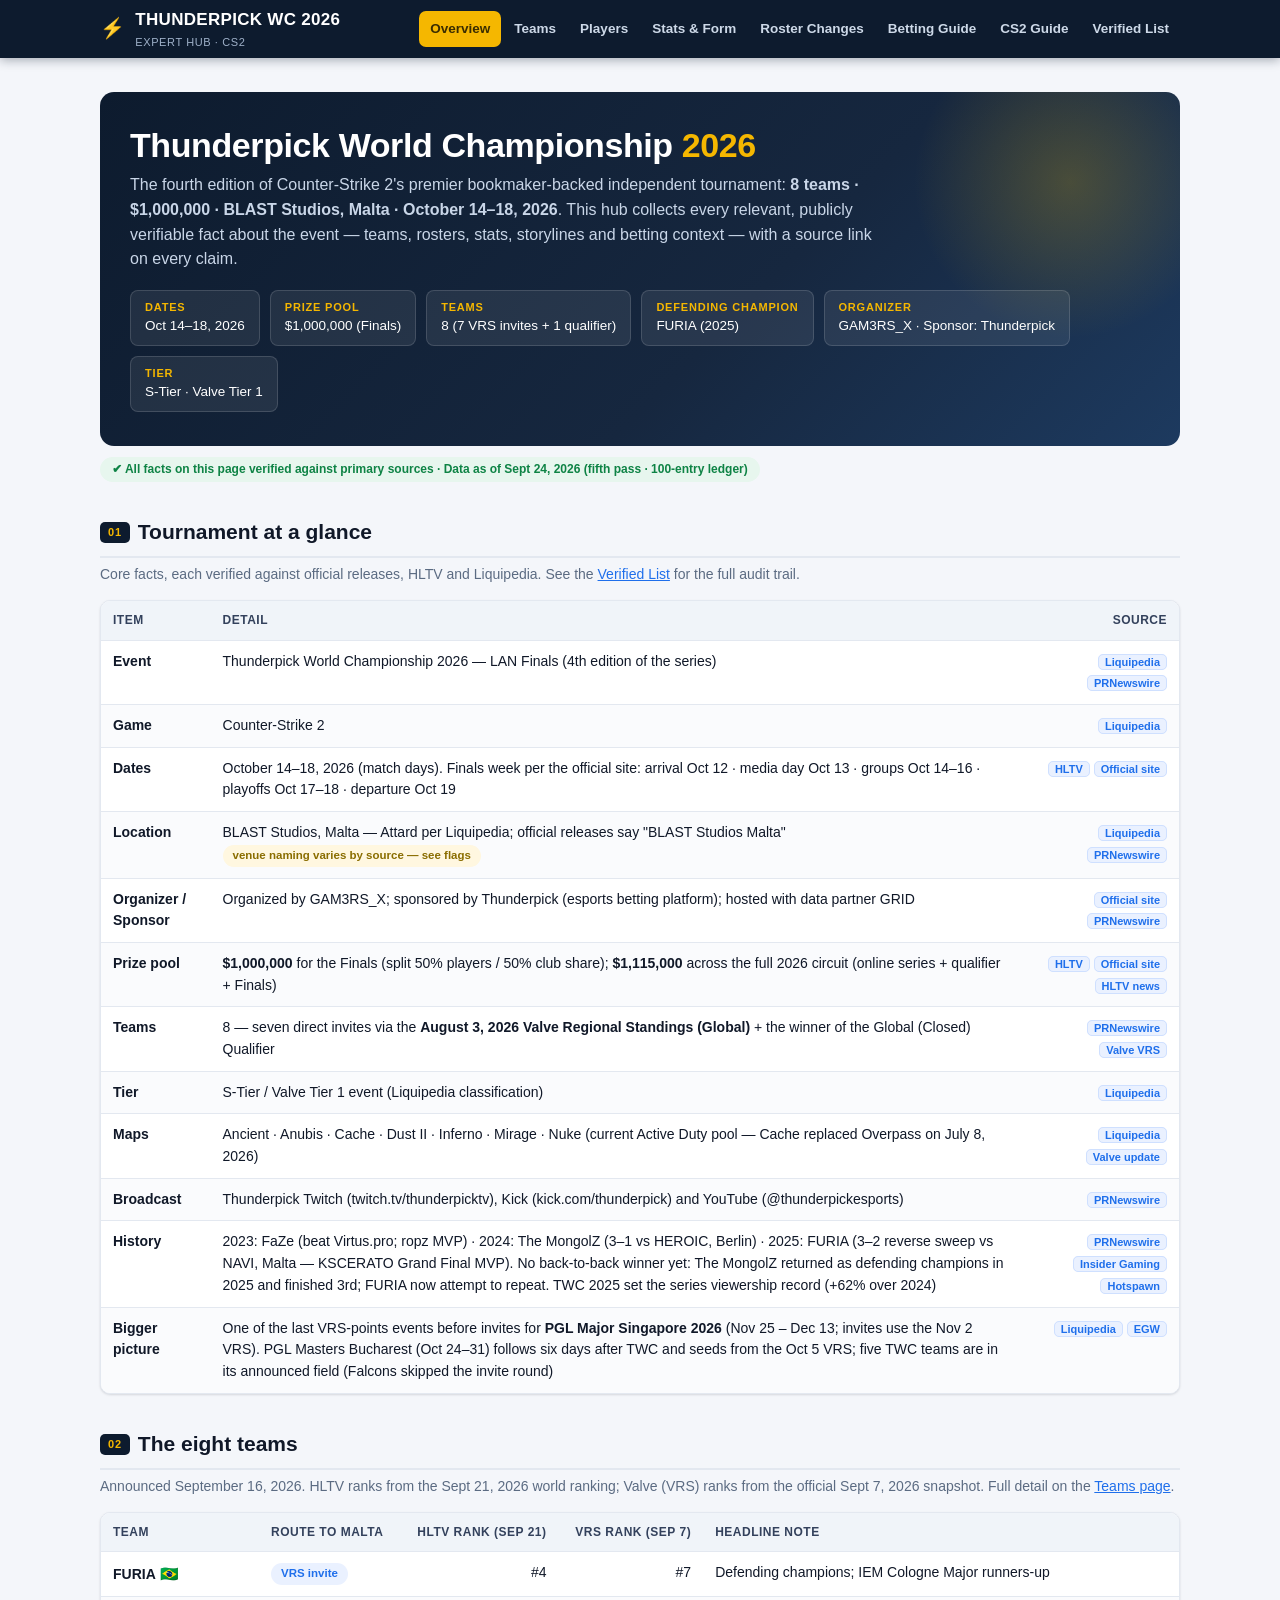
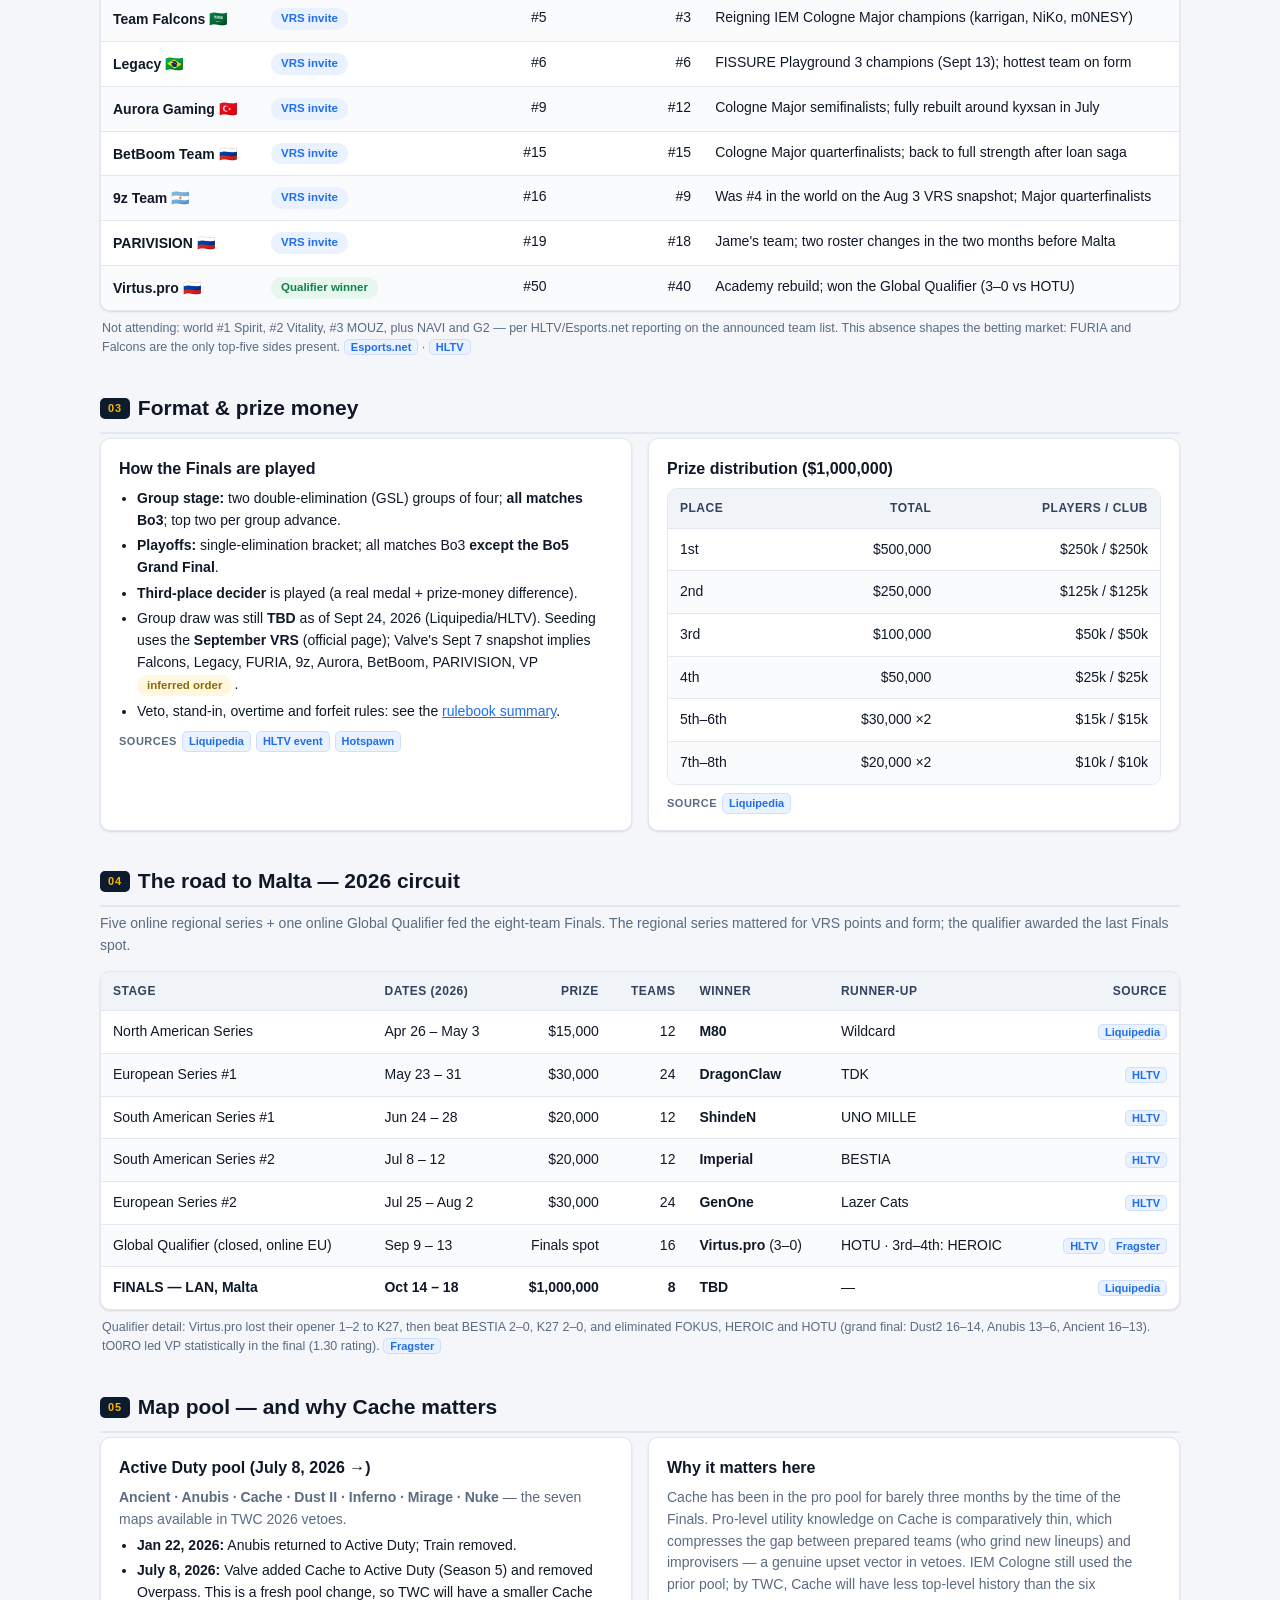
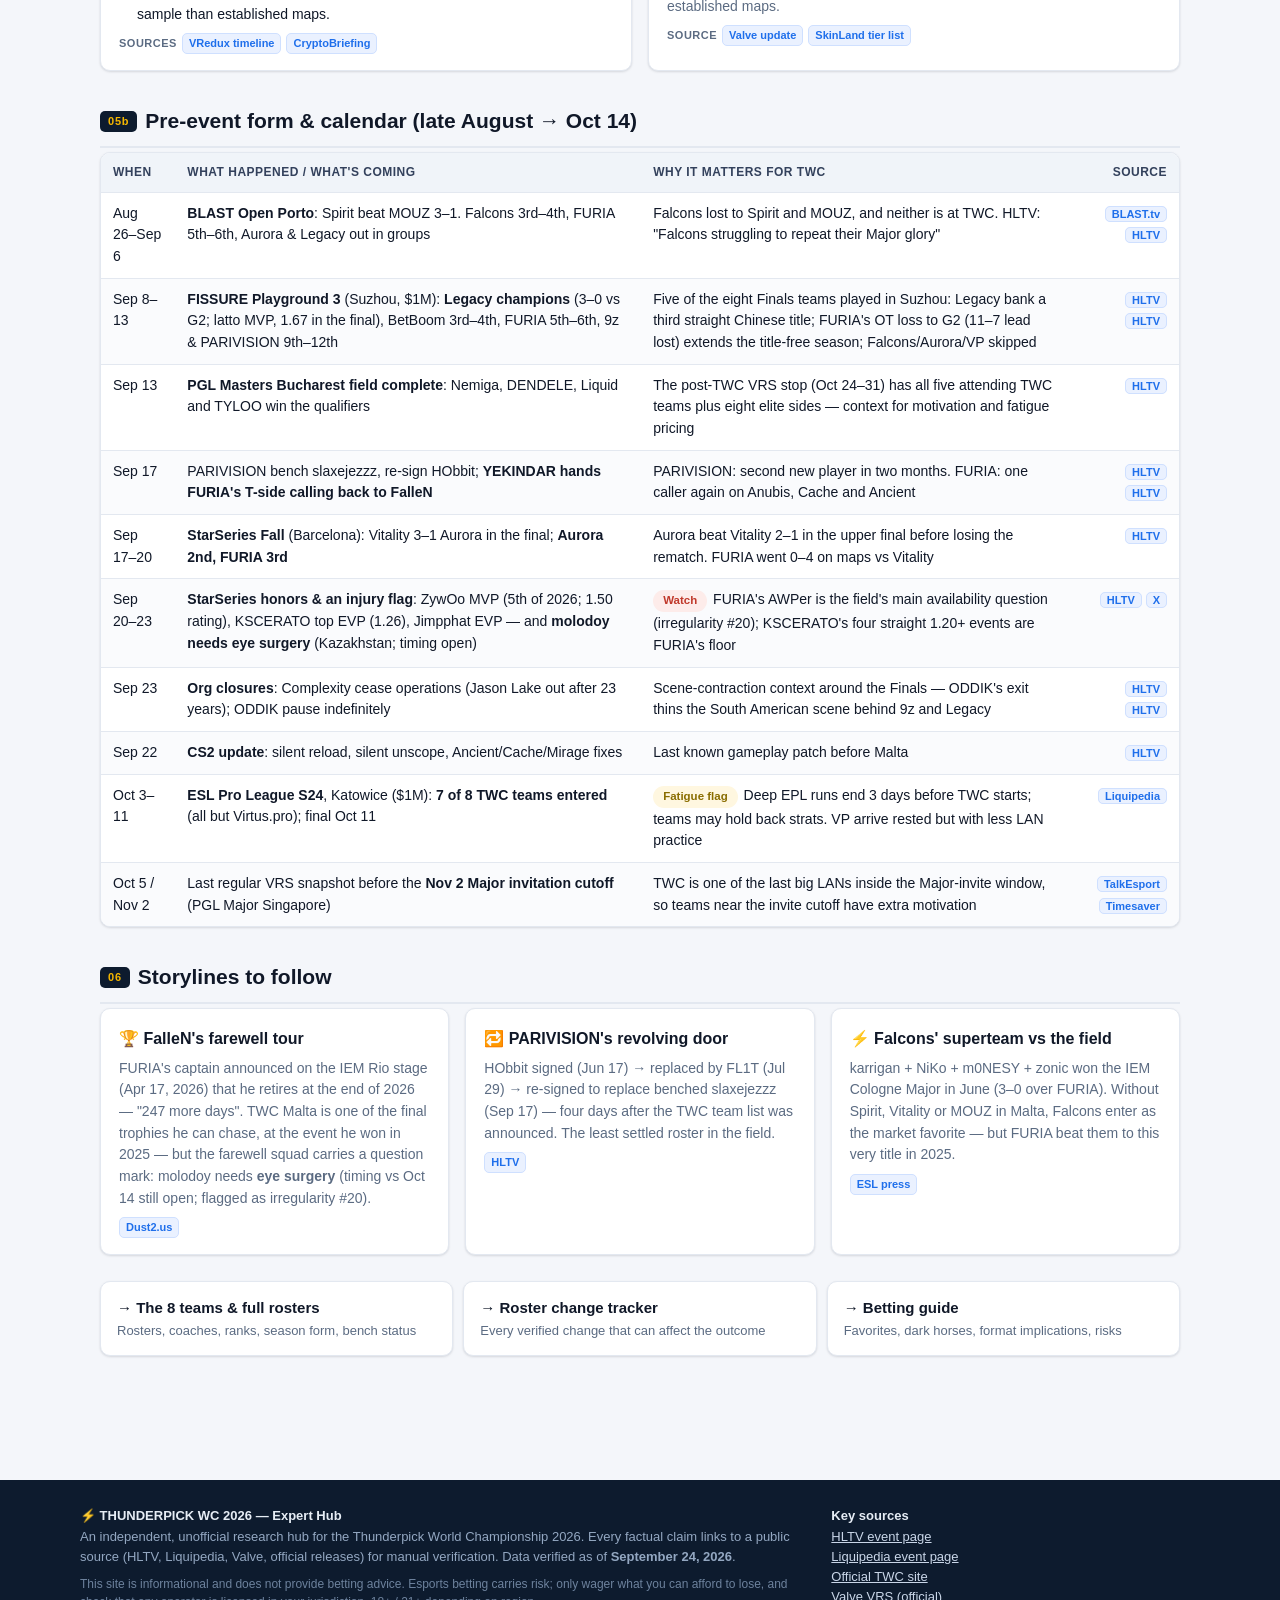
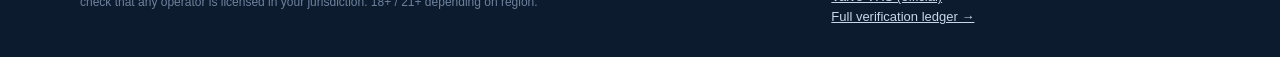
<file: index.html>
<!DOCTYPE html>
<html lang="en">
<head>
<meta charset="UTF-8">
<meta name="viewport" content="width=device-width, initial-scale=1.0">
<title>Overview — Thunderpick World Championship 2026 · Expert Hub</title>
<meta name="description" content="Verified expert guide to the Thunderpick World Championship 2026 (CS2): format, teams, rosters, prize pool, map pool and betting context — every fact sourced.">
<link rel="stylesheet" href="assets/style.css">
</head>
<body>
<a class="skip-link" href="#main-content">Skip to content</a>

<header class="site-header">
  <nav class="nav-inner" aria-label="Main">
    <a class="brand" href="index.html"><span class="bolt">⚡</span><span>THUNDERPICK WC 2026<small>EXPERT HUB · CS2</small></span></a>
    <div class="nav-links">
      <a href="index.html" class="active">Overview</a>
      <a href="teams.html">Teams</a>
      <a href="players.html">Players</a>
      <a href="stats.html">Stats &amp; Form</a>
      <a href="roster-changes.html">Roster Changes</a>
      <a href="betting-guide.html">Betting Guide</a>
      <a href="cs2-guide.html">CS2 Guide</a>
      <a href="master-list.html">Verified List</a>
    </div>
  </nav>
</header>

<main id="main-content">

<div class="hero">
  <h1>Thunderpick World Championship <span class="bolt">2026</span></h1>
  <p>The fourth edition of Counter-Strike 2's premier bookmaker-backed independent tournament: <b>8 teams · $1,000,000 · BLAST Studios, Malta · October 14–18, 2026</b>. This hub collects every relevant, publicly verifiable fact about the event — teams, rosters, stats, storylines and betting context — with a source link on every claim.</p>
  <div class="hero-facts">
    <div class="fact"><b>Dates</b>Oct 14–18, 2026</div>
    <div class="fact"><b>Prize pool</b>$1,000,000 (Finals)</div>
    <div class="fact"><b>Teams</b>8 (7 VRS invites + 1 qualifier)</div>
    <div class="fact"><b>Defending champion</b>FURIA (2025)</div>
    <div class="fact"><b>Organizer</b>GAM3RS_X · Sponsor: Thunderpick</div>
    <div class="fact"><b>Tier</b>S-Tier · Valve Tier 1</div>
  </div>
</div>

<div style="margin:10px 0 0;"><span class="updated">✔ All facts on this page verified against primary sources · Data as of Sept 24, 2026 (fifth pass · 100-entry ledger)</span></div>

<div class="section">
  <h2><span class="sec-tag">01</span>Tournament at a glance</h2>
  <p class="sub">Core facts, each verified against official releases, HLTV and Liquipedia. See the <a href="master-list.html">Verified List</a> for the full audit trail.</p>
  <div class="table-wrap">
    <table>
      <thead><tr><th>Item</th><th>Detail</th><th class="num">Source</th></tr></thead>
      <tbody>
        <tr><td><b>Event</b></td><td>Thunderpick World Championship 2026 — LAN Finals (4th edition of the series)</td><td class="num"><a class="src" href="https://liquipedia.net/counterstrike/Thunderpick/World_Championship/2026" target="_blank" rel="noopener">Liquipedia</a> <a class="src" href="https://www.prnewswire.com/news-releases/thunderpick-world-championship-2026-returns-to-malta-with-1-million-prize-pool-302850221.html" target="_blank" rel="noopener">PRNewswire</a></td></tr>
        <tr><td><b>Game</b></td><td>Counter-Strike 2</td><td class="num"><a class="src" href="https://liquipedia.net/counterstrike/Thunderpick/World_Championship/2026" target="_blank" rel="noopener">Liquipedia</a></td></tr>
        <tr><td><b>Dates</b></td><td>October 14–18, 2026 (match days). Finals week per the official site: arrival Oct 12 · media day Oct 13 · groups Oct 14–16 · playoffs Oct 17–18 · departure Oct 19</td><td class="num"><a class="src" href="https://www.hltv.org/events/8932/thunderpick-world-championship-2026" target="_blank" rel="noopener">HLTV</a> <a class="src" href="https://world-championship.thunderpick.io/2026-finals/" target="_blank" rel="noopener">Official site</a></td></tr>
        <tr><td><b>Location</b></td><td>BLAST Studios, Malta — Attard per Liquipedia; official releases say "BLAST Studios Malta" <span class="badge warn">venue naming varies by source — see flags</span></td><td class="num"><a class="src" href="https://liquipedia.net/counterstrike/Thunderpick/World_Championship/2026" target="_blank" rel="noopener">Liquipedia</a> <a class="src" href="https://www.prnewswire.com/news-releases/thunderpick-world-championship-2026-returns-to-malta-with-1-million-prize-pool-302850221.html" target="_blank" rel="noopener">PRNewswire</a></td></tr>
        <tr><td><b>Organizer / Sponsor</b></td><td>Organized by GAM3RS_X; sponsored by Thunderpick (esports betting platform); hosted with data partner GRID</td><td class="num"><a class="src" href="https://world-championship.thunderpick.io/" target="_blank" rel="noopener">Official site</a> <a class="src" href="https://www.prnewswire.com/news-releases/thunderpick-world-championship-2026-returns-to-malta-with-1-million-prize-pool-302850221.html" target="_blank" rel="noopener">PRNewswire</a></td></tr>
        <tr><td><b>Prize pool</b></td><td><b>$1,000,000</b> for the Finals (split 50% players / 50% club share); <b>$1,115,000</b> across the full 2026 circuit (online series + qualifier + Finals)</td><td class="num"><a class="src" href="https://www.hltv.org/events/8932/thunderpick-world-championship-2026" target="_blank" rel="noopener">HLTV</a> <a class="src" href="https://world-championship.thunderpick.io/" target="_blank" rel="noopener">Official site</a> <a class="src" href="https://www.hltv.org/news/43425/thunderpick-world-championship-2026-additional-information-revealed" target="_blank" rel="noopener">HLTV news</a></td></tr>
        <tr><td><b>Teams</b></td><td>8 — seven direct invites via the <b>August 3, 2026 Valve Regional Standings (Global)</b> + the winner of the Global (Closed) Qualifier</td><td class="num"><a class="src" href="https://www.prnewswire.com/news-releases/thunderpick-world-championship-2026-reveals-eight-team-field-for-1-million-malta-finals-302880720.html" target="_blank" rel="noopener">PRNewswire</a> <a class="src" href="https://github.com/ValveSoftware/counter-strike_regional_standings/blob/main/invitation/2026/standings_global_2026_08_03.md" target="_blank" rel="noopener">Valve VRS</a></td></tr>
        <tr><td><b>Tier</b></td><td>S-Tier / Valve Tier 1 event (Liquipedia classification)</td><td class="num"><a class="src" href="https://liquipedia.net/counterstrike/Thunderpick/World_Championship/2026" target="_blank" rel="noopener">Liquipedia</a></td></tr>
        <tr><td><b>Maps</b></td><td>Ancient · Anubis · Cache · Dust II · Inferno · Mirage · Nuke (current Active Duty pool — Cache replaced Overpass on July 8, 2026)</td><td class="num"><a class="src" href="https://liquipedia.net/counterstrike/Thunderpick/World_Championship/2026" target="_blank" rel="noopener">Liquipedia</a> <a class="src" href="https://www.counter-strike.net/news/updates" target="_blank" rel="noopener">Valve update</a></td></tr>
        <tr><td><b>Broadcast</b></td><td>Thunderpick Twitch (twitch.tv/thunderpicktv), Kick (kick.com/thunderpick) and YouTube (@thunderpickesports)</td><td class="num"><a class="src" href="https://www.prnewswire.com/news-releases/thunderpick-world-championship-2026-returns-to-malta-with-1-million-prize-pool-302850221.html" target="_blank" rel="noopener">PRNewswire</a></td></tr>
        <tr><td><b>History</b></td><td>2023: FaZe (beat Virtus.pro; ropz MVP) · 2024: The MongolZ (3–1 vs HEROIC, Berlin) · 2025: FURIA (3–2 reverse sweep vs NAVI, Malta — KSCERATO Grand Final MVP). No back-to-back winner yet: The MongolZ returned as defending champions in 2025 and finished 3rd; FURIA now attempt to repeat. TWC 2025 set the series viewership record (+62% over 2024)</td><td class="num"><a class="src" href="https://www.prnewswire.com/news-releases/furia-pulls-off-the-reverse-sweep-to-win-thunderpick-world-championship-2025-302595328.html" target="_blank" rel="noopener">PRNewswire</a> <a class="src" href="https://insider-gaming.com/mongolz-wins-thunderpick-world-championship/" target="_blank" rel="noopener">Insider Gaming</a> <a class="src" href="https://www.hotspawn.com/counter-strike/news/furia-reverse-sweep-navi-to-win-thunderpick-world-championship-2025" target="_blank" rel="noopener">Hotspawn</a></td></tr>
        <tr><td><b>Bigger picture</b></td><td>One of the last VRS-points events before invites for <b>PGL Major Singapore 2026</b> (Nov 25 – Dec 13; invites use the Nov 2 VRS). PGL Masters Bucharest (Oct 24–31) follows six days after TWC and seeds from the Oct 5 VRS; five TWC teams are in its announced field (Falcons skipped the invite round)</td><td class="num"><a class="src" href="https://liquipedia.net/counterstrike/PGL/2026/Singapore" target="_blank" rel="noopener">Liquipedia</a> <a class="src" href="https://egamersworld.com/counterstrike/event/pgl-masters-bucharest-2026-thkIFvyQ2" target="_blank" rel="noopener">EGW</a></td></tr>
      </tbody>
    </table>
  </div>
</div>

<div class="section">
  <h2><span class="sec-tag">02</span>The eight teams</h2>
  <p class="sub">Announced September 16, 2026. HLTV ranks from the Sept 21, 2026 world ranking; Valve (VRS) ranks from the official Sept 7, 2026 snapshot. Full detail on the <a href="teams.html">Teams page</a>.</p>
  <div class="table-wrap">
    <table>
      <thead><tr><th>Team</th><th>Route to Malta</th><th class="num">HLTV rank (Sep 21)</th><th class="num">VRS rank (Sep 7)</th><th>Headline note</th></tr></thead>
      <tbody>
        <tr><td><b>FURIA</b> <span class="flag-emoji">🇧🇷</span></td><td><span class="badge invite">VRS invite</span></td><td class="num">#4</td><td class="num">#7</td><td>Defending champions; IEM Cologne Major runners-up</td></tr>
        <tr><td><b>Team Falcons</b> <span class="flag-emoji">🇸🇦</span></td><td><span class="badge invite">VRS invite</span></td><td class="num">#5</td><td class="num">#3</td><td>Reigning IEM Cologne Major champions (karrigan, NiKo, m0NESY)</td></tr>
        <tr><td><b>Legacy</b> <span class="flag-emoji">🇧🇷</span></td><td><span class="badge invite">VRS invite</span></td><td class="num">#6</td><td class="num">#6</td><td>FISSURE Playground 3 champions (Sept 13); hottest team on form</td></tr>
        <tr><td><b>Aurora Gaming</b> <span class="flag-emoji">🇹🇷</span></td><td><span class="badge invite">VRS invite</span></td><td class="num">#9</td><td class="num">#12</td><td>Cologne Major semifinalists; fully rebuilt around kyxsan in July</td></tr>
        <tr><td><b>BetBoom Team</b> <span class="flag-emoji">🇷🇺</span></td><td><span class="badge invite">VRS invite</span></td><td class="num">#15</td><td class="num">#15</td><td>Cologne Major quarterfinalists; back to full strength after loan saga</td></tr>
        <tr><td><b>9z Team</b> <span class="flag-emoji">🇦🇷</span></td><td><span class="badge invite">VRS invite</span></td><td class="num">#16</td><td class="num">#9</td><td>Was #4 in the world on the Aug 3 VRS snapshot; Major quarterfinalists</td></tr>
        <tr><td><b>PARIVISION</b> <span class="flag-emoji">🇷🇺</span></td><td><span class="badge invite">VRS invite</span></td><td class="num">#19</td><td class="num">#18</td><td>Jame's team; two roster changes in the two months before Malta</td></tr>
        <tr><td><b>Virtus.pro</b> <span class="flag-emoji">🇷🇺</span></td><td><span class="badge qualifier">Qualifier winner</span></td><td class="num">#50</td><td class="num">#40</td><td>Academy rebuild; won the Global Qualifier (3–0 vs HOTU)</td></tr>
      </tbody>
    </table>
  </div>
  <p class="table-note">Not attending: world #1 Spirit, #2 Vitality, #3 MOUZ, plus NAVI and G2 — per HLTV/Esports.net reporting on the announced team list. This absence shapes the betting market: FURIA and Falcons are the only top-five sides present. <a class="src" href="https://www.esports.net/news/gaming/thunderpick-world-championship-2026-malta-2" target="_blank" rel="noopener">Esports.net</a> · <a class="src" href="https://www.hltv.org/news/45525/falcons-and-furia-headline-thunderpick-world-championship-team-list" target="_blank" rel="noopener">HLTV</a></p>
</div>

<div class="section">
  <h2><span class="sec-tag">03</span>Format &amp; prize money</h2>
  <div class="grid cols-2">
    <div class="card">
      <h3>How the Finals are played</h3>
      <ul class="mini-list">
        <li><b>Group stage:</b> two double-elimination (GSL) groups of four; <b>all matches Bo3</b>; top two per group advance.</li>
        <li><b>Playoffs:</b> single-elimination bracket; all matches Bo3 <b>except the Bo5 Grand Final</b>.</li>
        <li><b>Third-place decider</b> is played (a real medal + prize-money difference).</li>
        <li>Group draw was still <b>TBD</b> as of Sept 24, 2026 (Liquipedia/HLTV). Seeding uses the <b>September VRS</b> (official page); Valve's Sept 7 snapshot implies Falcons, Legacy, FURIA, 9z, Aurora, BetBoom, PARIVISION, VP <span class="badge warn">inferred order</span>.</li>
        <li>Veto, stand-in, overtime and forfeit rules: see the <a href="cs2-guide.html#rules">rulebook summary</a>.</li>
      </ul>
      <div class="srcs"><span class="lbl">Sources</span><a class="src" href="https://liquipedia.net/counterstrike/Thunderpick/World_Championship/2026" target="_blank" rel="noopener">Liquipedia</a><a class="src" href="https://www.hltv.org/events/8932/thunderpick-world-championship-2026" target="_blank" rel="noopener">HLTV event</a><a class="src" href="https://www.hotspawn.com/counter-strike/tournament/thunderpick-world-championship-2026-2" target="_blank" rel="noopener">Hotspawn</a></div>
    </div>
    <div class="card">
      <h3>Prize distribution ($1,000,000)</h3>
      <div class="table-wrap" style="box-shadow:none;">
        <table>
          <thead><tr><th>Place</th><th class="num">Total</th><th class="num">Players / Club</th></tr></thead>
          <tbody>
            <tr><td>1st</td><td class="num">$500,000</td><td class="num">$250k / $250k</td></tr>
            <tr><td>2nd</td><td class="num">$250,000</td><td class="num">$125k / $125k</td></tr>
            <tr><td>3rd</td><td class="num">$100,000</td><td class="num">$50k / $50k</td></tr>
            <tr><td>4th</td><td class="num">$50,000</td><td class="num">$25k / $25k</td></tr>
            <tr><td>5th–6th</td><td class="num">$30,000 ×2</td><td class="num">$15k / $15k</td></tr>
            <tr><td>7th–8th</td><td class="num">$20,000 ×2</td><td class="num">$10k / $10k</td></tr>
          </tbody>
        </table>
      </div>
      <div class="srcs"><span class="lbl">Source</span><a class="src" href="https://liquipedia.net/counterstrike/Thunderpick/World_Championship/2026" target="_blank" rel="noopener">Liquipedia</a></div>
    </div>
  </div>
</div>

<div class="section">
  <h2><span class="sec-tag">04</span>The road to Malta — 2026 circuit</h2>
  <p class="sub">Five online regional series + one online Global Qualifier fed the eight-team Finals. The regional series mattered for VRS points and form; the qualifier awarded the last Finals spot.</p>
  <div class="table-wrap">
    <table>
      <thead><tr><th>Stage</th><th>Dates (2026)</th><th class="num">Prize</th><th class="num">Teams</th><th>Winner</th><th>Runner-up</th><th class="num">Source</th></tr></thead>
      <tbody>
        <tr><td>North American Series</td><td>Apr 26 – May 3</td><td class="num">$15,000</td><td class="num">12</td><td><b>M80</b></td><td>Wildcard</td><td class="num"><a class="src" href="https://liquipedia.net/counterstrike/Thunderpick/World_Championship/2026/North_America" target="_blank" rel="noopener">Liquipedia</a></td></tr>
        <tr><td>European Series #1</td><td>May 23 – 31</td><td class="num">$30,000</td><td class="num">24</td><td><b>DragonClaw</b></td><td>TDK</td><td class="num"><a class="src" href="https://www.hltv.org/events/9171/thunderpick-world-championship-2026-europe-series-1" target="_blank" rel="noopener">HLTV</a></td></tr>
        <tr><td>South American Series #1</td><td>Jun 24 – 28</td><td class="num">$20,000</td><td class="num">12</td><td><b>ShindeN</b></td><td>UNO MILLE</td><td class="num"><a class="src" href="https://www.hltv.org/events/9239/thunderpick-world-championship-2026-south-america-series-1" target="_blank" rel="noopener">HLTV</a></td></tr>
        <tr><td>South American Series #2</td><td>Jul 8 – 12</td><td class="num">$20,000</td><td class="num">12</td><td><b>Imperial</b></td><td>BESTIA</td><td class="num"><a class="src" href="https://www.hltv.org/events/9274/thunderpick-world-championship-2026-south-america-series-2" target="_blank" rel="noopener">HLTV</a></td></tr>
        <tr><td>European Series #2</td><td>Jul 25 – Aug 2</td><td class="num">$30,000</td><td class="num">24</td><td><b>GenOne</b></td><td>Lazer Cats</td><td class="num"><a class="src" href="https://www.hltv.org/events/9296/thunderpick-world-championship-2026-europe-series-2" target="_blank" rel="noopener">HLTV</a></td></tr>
        <tr><td>Global Qualifier (closed, online EU)</td><td>Sep 9 – 13</td><td class="num">Finals spot</td><td class="num">16</td><td><b>Virtus.pro</b> (3–0)</td><td>HOTU · 3rd–4th: HEROIC</td><td class="num"><a class="src" href="https://www.hltv.org/events/9308/thunderpick-world-championship-2026-closed-qualifier" target="_blank" rel="noopener">HLTV</a> <a class="src" href="https://www.fragster.com/virtus-pro-thunderpick-world-championship-2026/" target="_blank" rel="noopener">Fragster</a></td></tr>
        <tr><td><b>FINALS — LAN, Malta</b></td><td><b>Oct 14 – 18</b></td><td class="num"><b>$1,000,000</b></td><td class="num"><b>8</b></td><td><b>TBD</b></td><td>—</td><td class="num"><a class="src" href="https://liquipedia.net/counterstrike/Thunderpick/World_Championship/2026" target="_blank" rel="noopener">Liquipedia</a></td></tr>
      </tbody>
    </table>
  </div>
  <p class="table-note">Qualifier detail: Virtus.pro lost their opener 1–2 to K27, then beat BESTIA 2–0, K27 2–0, and eliminated FOKUS, HEROIC and HOTU (grand final: Dust2 16–14, Anubis 13–6, Ancient 16–13). tO0RO led VP statistically in the final (1.30 rating). <a class="src" href="https://www.fragster.com/virtus-pro-thunderpick-world-championship-2026/" target="_blank" rel="noopener">Fragster</a></p>
</div>

<div class="section">
  <h2><span class="sec-tag">05</span>Map pool — and why Cache matters</h2>
  <div class="grid cols-2">
    <div class="card">
      <h3>Active Duty pool (July 8, 2026 →)</h3>
      <p><b>Ancient · Anubis · Cache · Dust II · Inferno · Mirage · Nuke</b> — the seven maps available in TWC 2026 vetoes.</p>
      <ul class="mini-list">
        <li><b>Jan 22, 2026:</b> Anubis returned to Active Duty; Train removed.</li>
        <li><b>July 8, 2026:</b> Valve added Cache to Active Duty (Season 5) and removed Overpass. This is a fresh pool change, so TWC will have a smaller Cache sample than established maps.</li>
      </ul>
      <div class="srcs"><span class="lbl">Sources</span><a class="src" href="https://vredux.com/articles/map-pool-in-cs2" target="_blank" rel="noopener">VRedux timeline</a><a class="src" href="https://cryptobriefing.com/valve-replaces-overpass-cache-active-duty-cs2/" target="_blank" rel="noopener">CryptoBriefing</a></div>
    </div>
    <div class="card">
      <h3>Why it matters here</h3>
      <p>Cache has been in the pro pool for barely three months by the time of the Finals. Pro-level utility knowledge on Cache is comparatively thin, which compresses the gap between prepared teams (who grind new lineups) and improvisers — a genuine upset vector in vetoes. IEM Cologne still used the prior pool; by TWC, Cache will have less top-level history than the six established maps.</p>
      <div class="srcs"><span class="lbl">Source</span><a class="src" href="https://www.counter-strike.net/news/updates" target="_blank" rel="noopener">Valve update</a> <a class="src" href="https://skin.land/blog/cs2-map-tier-list/" target="_blank" rel="noopener">SkinLand tier list</a></div>
    </div>
  </div>
</div>

<div class="section" id="since-announcement">
  <h2><span class="sec-tag">05b</span>Pre-event form &amp; calendar (late August → Oct 14)</h2>
  <div class="table-wrap">
    <table>
      <thead><tr><th>When</th><th>What happened / what's coming</th><th>Why it matters for TWC</th><th class="num">Source</th></tr></thead>
      <tbody>
        <tr><td>Aug 26–Sep 6</td><td><b>BLAST Open Porto</b>: Spirit beat MOUZ 3–1. Falcons 3rd–4th, FURIA 5th–6th, Aurora &amp; Legacy out in groups</td><td>Falcons lost to Spirit and MOUZ, and neither is at TWC. HLTV: "Falcons struggling to repeat their Major glory"</td><td class="num"><a class="src" href="https://blast.tv/cs/tournaments/open-2026-season-2/match" target="_blank" rel="noopener">BLAST.tv</a> <a class="src" href="https://www.hltv.org/news/45467/spirit-take-down-mouz-for-blast-open-porto-title" target="_blank" rel="noopener">HLTV</a></td></tr>
        <tr><td>Sep 8–13</td><td><b>FISSURE Playground 3</b> (Suzhou, $1M): <b>Legacy champions</b> (3–0 vs G2; latto MVP, 1.67 in the final), BetBoom 3rd–4th, FURIA 5th–6th, 9z &amp; PARIVISION 9th–12th</td><td>Five of the eight Finals teams played in Suzhou: Legacy bank a third straight Chinese title; FURIA's OT loss to G2 (11–7 lead lost) extends the title-free season; Falcons/Aurora/VP skipped</td><td class="num"><a class="src" href="https://www.hltv.org/events/8266/fissure-playground-3" target="_blank" rel="noopener">HLTV</a> <a class="src" href="https://www.hltv.org/news/45509/legacy-sweep-g2-to-lift-fissure-playground-3-trophy" target="_blank" rel="noopener">HLTV</a></td></tr>
        <tr><td>Sep 13</td><td><b>PGL Masters Bucharest field complete</b>: Nemiga, DENDELE, Liquid and TYLOO win the qualifiers</td><td>The post-TWC VRS stop (Oct 24–31) has all five attending TWC teams plus eight elite sides — context for motivation and fatigue pricing</td><td class="num"><a class="src" href="https://www.hltv.org/news/45513/liquid-tyloo-dendele-and-nemiga-qualify-for-pgl-masters-bucharest" target="_blank" rel="noopener">HLTV</a></td></tr>
        <tr><td>Sep 17</td><td>PARIVISION bench slaxejezzz, re-sign HObbit; <b>YEKINDAR hands FURIA's T-side calling back to FalleN</b></td><td>PARIVISION: second new player in two months. FURIA: one caller again on Anubis, Cache and Ancient</td><td class="num"><a class="src" href="https://www.hltv.org/news/45534/parivision-replace-slaxejezzz-with-hobbit" target="_blank" rel="noopener">HLTV</a> <a class="src" href="https://www.hltv.org/news/45540/yekindar-im-not-calling-anymore-and-hopefully-im-not-going-to-be-in-the-future" target="_blank" rel="noopener">HLTV</a></td></tr>
        <tr><td>Sep 17–20</td><td><b>StarSeries Fall</b> (Barcelona): Vitality 3–1 Aurora in the final; <b>Aurora 2nd, FURIA 3rd</b></td><td>Aurora beat Vitality 2–1 in the upper final before losing the rematch. FURIA went 0–4 on maps vs Vitality</td><td class="num"><a class="src" href="https://www.hltv.org/news/45558/vitality-beat-aurora-at-starseries-fall-for-first-title-since-may" target="_blank" rel="noopener">HLTV</a></td></tr>
        <tr><td>Sep 20–23</td><td><b>StarSeries honors &amp; an injury flag</b>: ZywOo MVP (5th of 2026; 1.50 rating), KSCERATO top EVP (1.26), Jimpphat EVP — and <b>molodoy needs eye surgery</b> (Kazakhstan; timing open)</td><td><span class="badge flag">Watch</span> FURIA's AWPer is the field's main availability question (irregularity #20); KSCERATO's four straight 1.20+ events are FURIA's floor</td><td class="num"><a class="src" href="https://www.hltv.org/news/45564/the-evps-and-all-stars-of-starladder-starseries-fall-2026" target="_blank" rel="noopener">HLTV</a> <a class="src" href="https://x.com/NartOutHere/status/2101691201891999864" target="_blank" rel="noopener">X</a></td></tr>
        <tr><td>Sep 23</td><td><b>Org closures</b>: Complexity cease operations (Jason Lake out after 23 years); ODDIK pause indefinitely</td><td>Scene-contraction context around the Finals — ODDIK's exit thins the South American scene behind 9z and Legacy</td><td class="num"><a class="src" href="https://www.hltv.org/news/45568/complexity-ceases-operations-and-jason-lake-departs-after-23-years" target="_blank" rel="noopener">HLTV</a> <a class="src" href="https://www.hltv.org/news/45569/oddik-pause-esports-operations" target="_blank" rel="noopener">HLTV</a></td></tr>
        <tr><td>Sep 22</td><td><b>CS2 update</b>: silent reload, silent unscope, Ancient/Cache/Mirage fixes</td><td>Last known gameplay patch before Malta</td><td class="num"><a class="src" href="https://www.hltv.org/news/45567/silent-reload-mechanic-arrives-in-new-cs-update" target="_blank" rel="noopener">HLTV</a></td></tr>
        <tr><td>Oct 3–11</td><td><b>ESL Pro League S24</b>, Katowice ($1M): <b>7 of 8 TWC teams entered</b> (all but Virtus.pro); final Oct 11</td><td><span class="badge warn">Fatigue flag</span> Deep EPL runs end 3 days before TWC starts; teams may hold back strats. VP arrive rested but with less LAN practice</td><td class="num"><a class="src" href="https://liquipedia.net/counterstrike/ESL/Pro_League/Season_24" target="_blank" rel="noopener">Liquipedia</a></td></tr>
        <tr><td>Oct 5 / Nov 2</td><td>Last regular VRS snapshot before the <b>Nov 2 Major invitation cutoff</b> (PGL Major Singapore)</td><td>TWC is one of the last big LANs inside the Major-invite window, so teams near the invite cutoff have extra motivation</td><td class="num"><a class="src" href="https://www.talkesport.com/news/pgl-major-singapore-2026-third-place-match-vrs-cutoff-november-2-deadlines/" target="_blank" rel="noopener">TalkEsport</a> <a class="src" href="https://timesaver.gg/news/next-cs2-major-pgl-singapore-2026-dates-format-qualification" target="_blank" rel="noopener">Timesaver</a></td></tr>
      </tbody>
    </table>
  </div>
</div>

<div class="section">
  <h2><span class="sec-tag">06</span>Storylines to follow</h2>
  <div class="grid cols-3">
    <div class="card">
      <h3>🏆 FalleN's farewell tour</h3>
      <p>FURIA's captain announced on the IEM Rio stage (Apr 17, 2026) that he retires at the end of 2026 — "247 more days". TWC Malta is one of the final trophies he can chase, at the event he won in 2025 — but the farewell squad carries a question mark: molodoy needs <b>eye surgery</b> (timing vs Oct 14 still open; flagged as irregularity #20).</p>
      <div class="srcs"><a class="src" href="https://www.dust2.us/news/72948/breaking-fallen-announces-retirement-on-stage-at-iem-rio" target="_blank" rel="noopener">Dust2.us</a></div>
    </div>
    <div class="card">
      <h3>🔁 PARIVISION's revolving door</h3>
      <p>HObbit signed (Jun 17) → replaced by FL1T (Jul 29) → re-signed to replace benched slaxejezzz (Sep 17) — four days after the TWC team list was announced. The least settled roster in the field.</p>
      <div class="srcs"><a class="src" href="https://www.hltv.org/news/45534/parivision-replace-slaxejezzz-with-hobbit" target="_blank" rel="noopener">HLTV</a></div>
    </div>
    <div class="card">
      <h3>⚡ Falcons' superteam vs the field</h3>
      <p>karrigan + NiKo + m0NESY + zonic won the IEM Cologne Major in June (3–0 over FURIA). Without Spirit, Vitality or MOUZ in Malta, Falcons enter as the market favorite — but FURIA beat them to this very title in 2025.</p>
      <div class="srcs"><a class="src" href="https://eslfaceitgroup.com/press/intel-extreme-masters-cologne-2026-major-breaks-records-as-the-most-watched-counter-strike-tournament-of-all-time/" target="_blank" rel="noopener">ESL press</a></div>
    </div>
  </div>
  <div class="pager">
    <a href="teams.html"><b>→ The 8 teams &amp; full rosters</b><span>Rosters, coaches, ranks, season form, bench status</span></a>
    <a href="roster-changes.html"><b>→ Roster change tracker</b><span>Every verified change that can affect the outcome</span></a>
    <a href="betting-guide.html"><b>→ Betting guide</b><span>Favorites, dark horses, format implications, risks</span></a>
  </div>
</div>

</main>

<footer class="site-footer">
  <div class="footer-inner">
    <div>
      <b style="color:#e6edf5;">⚡ THUNDERPICK WC 2026 — Expert Hub</b><br>
      An independent, unofficial research hub for the Thunderpick World Championship 2026. Every factual claim links to a public source (HLTV, Liquipedia, Valve, official releases) for manual verification. Data verified as of <b>September 24, 2026</b>.
      <div class="fine" style="margin-top:8px;">This site is informational and does not provide betting advice. Esports betting carries risk; only wager what you can afford to lose, and check that any operator is licensed in your jurisdiction. 18+ / 21+ depending on region.</div>
    </div>
    <div>
      <b style="color:#e6edf5;">Key sources</b><br>
      <a href="https://www.hltv.org/events/8932/thunderpick-world-championship-2026" target="_blank" rel="noopener">HLTV event page</a><br>
      <a href="https://liquipedia.net/counterstrike/Thunderpick/World_Championship/2026" target="_blank" rel="noopener">Liquipedia event page</a><br>
      <a href="https://world-championship.thunderpick.io/" target="_blank" rel="noopener">Official TWC site</a><br>
      <a href="https://github.com/ValveSoftware/counter-strike_regional_standings" target="_blank" rel="noopener">Valve VRS (official)</a><br>
      <a href="master-list.html">Full verification ledger →</a>
    </div>
  </div>
</footer>

</body>
</html>
</file>
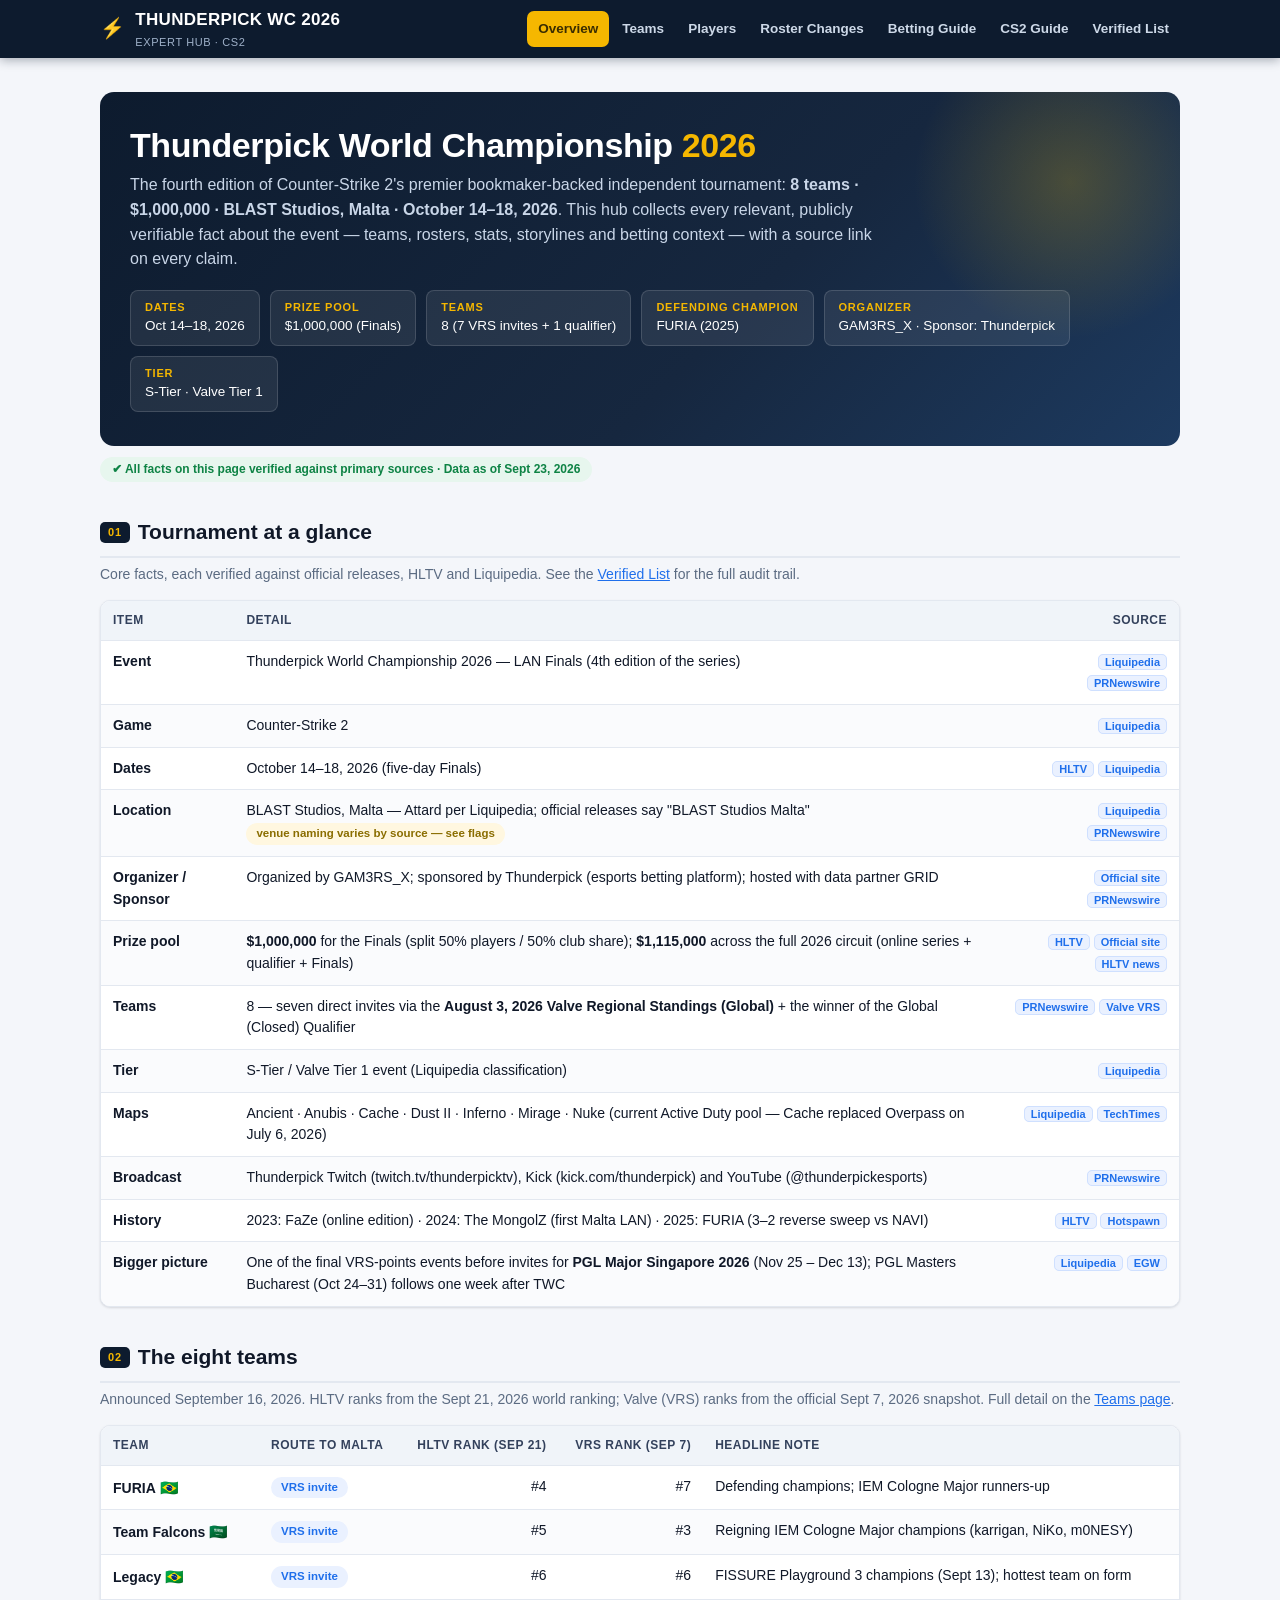
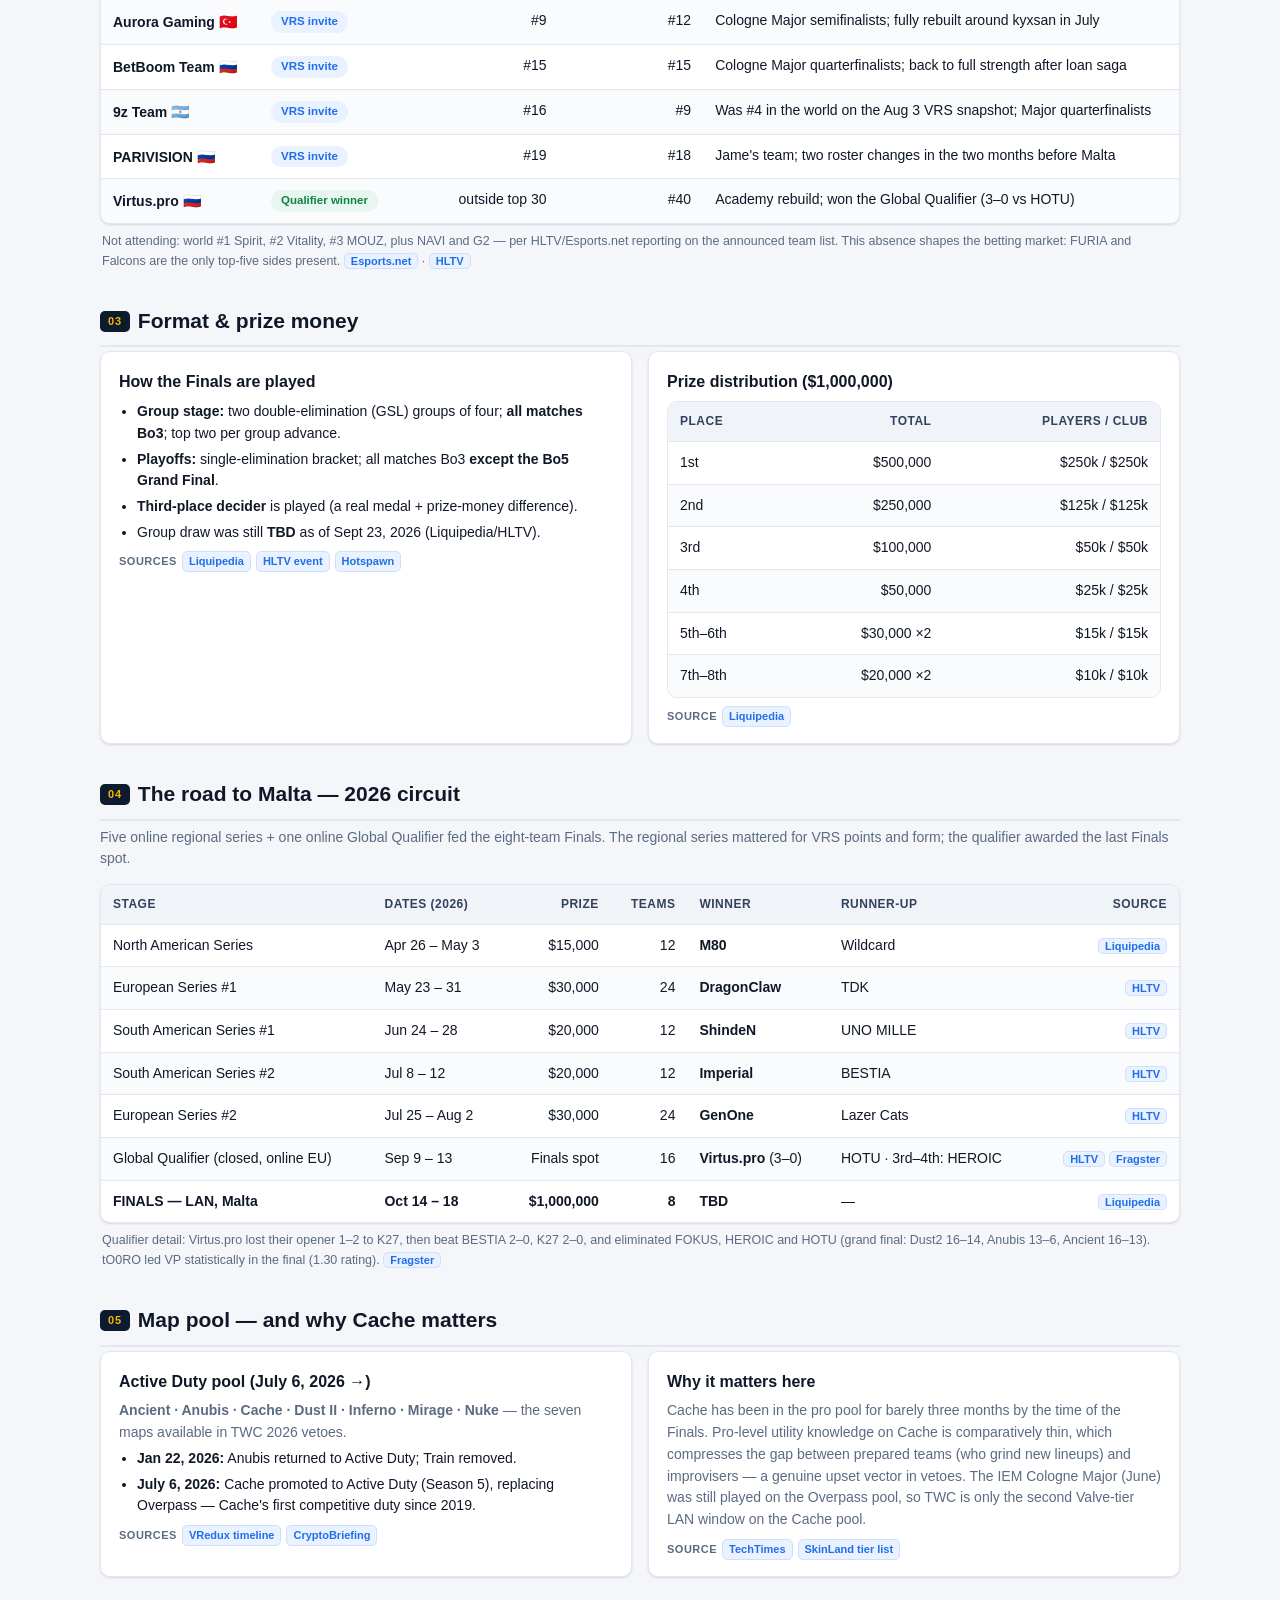
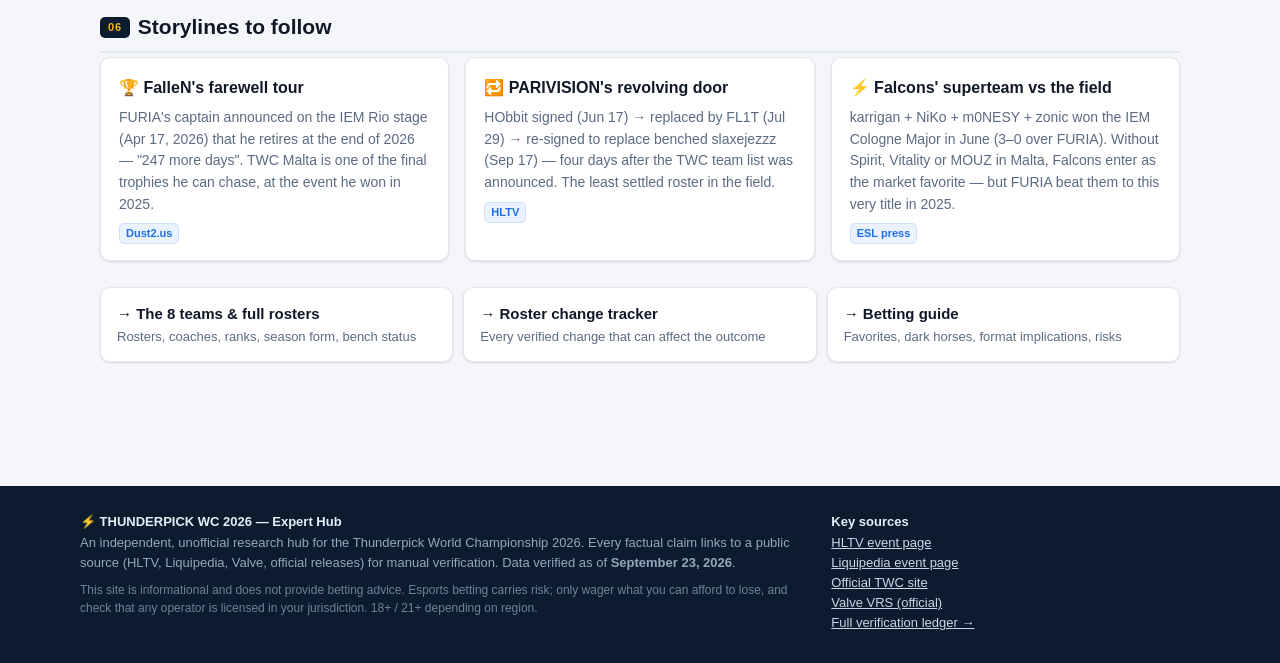
<file: docs/index.html>
<!DOCTYPE html>
<html lang="en">
<head>
<meta charset="UTF-8">
<meta name="viewport" content="width=device-width, initial-scale=1.0">
<title>Overview — Thunderpick World Championship 2026 · Expert Hub</title>
<meta name="description" content="Verified expert guide to the Thunderpick World Championship 2026 (CS2): format, teams, rosters, prize pool, map pool and betting context — every fact sourced.">
<link rel="stylesheet" href="assets/style.css">
</head>
<body>

<header class="site-header">
  <nav class="nav-inner" aria-label="Main">
    <a class="brand" href="index.html"><span class="bolt">⚡</span><span>THUNDERPICK WC 2026<small>EXPERT HUB · CS2</small></span></a>
    <div class="nav-links">
      <a href="index.html" class="active">Overview</a>
      <a href="teams.html">Teams</a>
      <a href="players.html">Players</a>
      <a href="roster-changes.html">Roster Changes</a>
      <a href="betting-guide.html">Betting Guide</a>
      <a href="cs2-guide.html">CS2 Guide</a>
      <a href="master-list.html">Verified List</a>
    </div>
  </nav>
</header>

<main>

<div class="hero">
  <h1>Thunderpick World Championship <span class="bolt">2026</span></h1>
  <p>The fourth edition of Counter-Strike 2's premier bookmaker-backed independent tournament: <b>8 teams · $1,000,000 · BLAST Studios, Malta · October 14–18, 2026</b>. This hub collects every relevant, publicly verifiable fact about the event — teams, rosters, stats, storylines and betting context — with a source link on every claim.</p>
  <div class="hero-facts">
    <div class="fact"><b>Dates</b>Oct 14–18, 2026</div>
    <div class="fact"><b>Prize pool</b>$1,000,000 (Finals)</div>
    <div class="fact"><b>Teams</b>8 (7 VRS invites + 1 qualifier)</div>
    <div class="fact"><b>Defending champion</b>FURIA (2025)</div>
    <div class="fact"><b>Organizer</b>GAM3RS_X · Sponsor: Thunderpick</div>
    <div class="fact"><b>Tier</b>S-Tier · Valve Tier 1</div>
  </div>
</div>

<div style="margin:10px 0 0;"><span class="updated">✔ All facts on this page verified against primary sources · Data as of Sept 23, 2026</span></div>

<div class="section">
  <h2><span class="sec-tag">01</span>Tournament at a glance</h2>
  <p class="sub">Core facts, each verified against official releases, HLTV and Liquipedia. See the <a href="master-list.html">Verified List</a> for the full audit trail.</p>
  <div class="table-wrap">
    <table>
      <thead><tr><th>Item</th><th>Detail</th><th class="num">Source</th></tr></thead>
      <tbody>
        <tr><td><b>Event</b></td><td>Thunderpick World Championship 2026 — LAN Finals (4th edition of the series)</td><td class="num"><a class="src" href="https://liquipedia.net/counterstrike/Thunderpick/World_Championship/2026" target="_blank" rel="noopener">Liquipedia</a> <a class="src" href="https://www.prnewswire.com/news-releases/thunderpick-world-championship-2026-returns-to-malta-with-1-million-prize-pool-302850221.html" target="_blank" rel="noopener">PRNewswire</a></td></tr>
        <tr><td><b>Game</b></td><td>Counter-Strike 2</td><td class="num"><a class="src" href="https://liquipedia.net/counterstrike/Thunderpick/World_Championship/2026" target="_blank" rel="noopener">Liquipedia</a></td></tr>
        <tr><td><b>Dates</b></td><td>October 14–18, 2026 (five-day Finals)</td><td class="num"><a class="src" href="https://www.hltv.org/events/8932/thunderpick-world-championship-2026" target="_blank" rel="noopener">HLTV</a> <a class="src" href="https://liquipedia.net/counterstrike/Thunderpick/World_Championship/2026" target="_blank" rel="noopener">Liquipedia</a></td></tr>
        <tr><td><b>Location</b></td><td>BLAST Studios, Malta — Attard per Liquipedia; official releases say "BLAST Studios Malta" <span class="badge warn">venue naming varies by source — see flags</span></td><td class="num"><a class="src" href="https://liquipedia.net/counterstrike/Thunderpick/World_Championship/2026" target="_blank" rel="noopener">Liquipedia</a> <a class="src" href="https://www.prnewswire.com/news-releases/thunderpick-world-championship-2026-returns-to-malta-with-1-million-prize-pool-302850221.html" target="_blank" rel="noopener">PRNewswire</a></td></tr>
        <tr><td><b>Organizer / Sponsor</b></td><td>Organized by GAM3RS_X; sponsored by Thunderpick (esports betting platform); hosted with data partner GRID</td><td class="num"><a class="src" href="https://world-championship.thunderpick.io/" target="_blank" rel="noopener">Official site</a> <a class="src" href="https://www.prnewswire.com/news-releases/thunderpick-world-championship-2026-returns-to-malta-with-1-million-prize-pool-302850221.html" target="_blank" rel="noopener">PRNewswire</a></td></tr>
        <tr><td><b>Prize pool</b></td><td><b>$1,000,000</b> for the Finals (split 50% players / 50% club share); <b>$1,115,000</b> across the full 2026 circuit (online series + qualifier + Finals)</td><td class="num"><a class="src" href="https://www.hltv.org/events/8932/thunderpick-world-championship-2026" target="_blank" rel="noopener">HLTV</a> <a class="src" href="https://world-championship.thunderpick.io/" target="_blank" rel="noopener">Official site</a> <a class="src" href="https://www.hltv.org/news/43425/thunderpick-world-championship-2026-additional-information-revealed" target="_blank" rel="noopener">HLTV news</a></td></tr>
        <tr><td><b>Teams</b></td><td>8 — seven direct invites via the <b>August 3, 2026 Valve Regional Standings (Global)</b> + the winner of the Global (Closed) Qualifier</td><td class="num"><a class="src" href="https://www.prnewswire.com/news-releases/thunderpick-world-championship-2026-reveals-eight-team-field-for-1-million-malta-finals-302880731.html" target="_blank" rel="noopener">PRNewswire</a> <a class="src" href="https://github.com/ValveSoftware/counter-strike_regional_standings/blob/main/invitation/2026/standings_global_2026_08_03.md" target="_blank" rel="noopener">Valve VRS</a></td></tr>
        <tr><td><b>Tier</b></td><td>S-Tier / Valve Tier 1 event (Liquipedia classification)</td><td class="num"><a class="src" href="https://liquipedia.net/counterstrike/Thunderpick/World_Championship/2026" target="_blank" rel="noopener">Liquipedia</a></td></tr>
        <tr><td><b>Maps</b></td><td>Ancient · Anubis · Cache · Dust II · Inferno · Mirage · Nuke (current Active Duty pool — Cache replaced Overpass on July 6, 2026)</td><td class="num"><a class="src" href="https://liquipedia.net/counterstrike/Thunderpick/World_Championship/2026" target="_blank" rel="noopener">Liquipedia</a> <a class="src" href="https://www.techtimes.com/articles/319773/20260706/cs2-season-5-goes-live-today-cache-replaces-overpass-active-duty-pool.htm" target="_blank" rel="noopener">TechTimes</a></td></tr>
        <tr><td><b>Broadcast</b></td><td>Thunderpick Twitch (twitch.tv/thunderpicktv), Kick (kick.com/thunderpick) and YouTube (@thunderpickesports)</td><td class="num"><a class="src" href="https://www.prnewswire.com/news-releases/thunderpick-world-championship-2026-returns-to-malta-with-1-million-prize-pool-302850221.html" target="_blank" rel="noopener">PRNewswire</a></td></tr>
        <tr><td><b>History</b></td><td>2023: FaZe (online edition) · 2024: The MongolZ (first Malta LAN) · 2025: FURIA (3–2 reverse sweep vs NAVI)</td><td class="num"><a class="src" href="https://www.hltv.org/news/43425/thunderpick-world-championship-2026-additional-information-revealed" target="_blank" rel="noopener">HLTV</a> <a class="src" href="https://www.hotspawn.com/counter-strike/news/furia-reverse-sweep-navi-to-win-thunderpick-world-championship-2025" target="_blank" rel="noopener">Hotspawn</a></td></tr>
        <tr><td><b>Bigger picture</b></td><td>One of the final VRS-points events before invites for <b>PGL Major Singapore 2026</b> (Nov 25 – Dec 13); PGL Masters Bucharest (Oct 24–31) follows one week after TWC</td><td class="num"><a class="src" href="https://liquipedia.net/counterstrike/PGL/2026/Singapore" target="_blank" rel="noopener">Liquipedia</a> <a class="src" href="https://egamersworld.com/counterstrike/event/pgl-masters-bucharest-2026-thkIFvyQ2" target="_blank" rel="noopener">EGW</a></td></tr>
      </tbody>
    </table>
  </div>
</div>

<div class="section">
  <h2><span class="sec-tag">02</span>The eight teams</h2>
  <p class="sub">Announced September 16, 2026. HLTV ranks from the Sept 21, 2026 world ranking; Valve (VRS) ranks from the official Sept 7, 2026 snapshot. Full detail on the <a href="teams.html">Teams page</a>.</p>
  <div class="table-wrap">
    <table>
      <thead><tr><th>Team</th><th>Route to Malta</th><th class="num">HLTV rank (Sep 21)</th><th class="num">VRS rank (Sep 7)</th><th>Headline note</th></tr></thead>
      <tbody>
        <tr><td><b>FURIA</b> <span class="flag-emoji">🇧🇷</span></td><td><span class="badge invite">VRS invite</span></td><td class="num">#4</td><td class="num">#7</td><td>Defending champions; IEM Cologne Major runners-up</td></tr>
        <tr><td><b>Team Falcons</b> <span class="flag-emoji">🇸🇦</span></td><td><span class="badge invite">VRS invite</span></td><td class="num">#5</td><td class="num">#3</td><td>Reigning IEM Cologne Major champions (karrigan, NiKo, m0NESY)</td></tr>
        <tr><td><b>Legacy</b> <span class="flag-emoji">🇧🇷</span></td><td><span class="badge invite">VRS invite</span></td><td class="num">#6</td><td class="num">#6</td><td>FISSURE Playground 3 champions (Sept 13); hottest team on form</td></tr>
        <tr><td><b>Aurora Gaming</b> <span class="flag-emoji">🇹🇷</span></td><td><span class="badge invite">VRS invite</span></td><td class="num">#9</td><td class="num">#12</td><td>Cologne Major semifinalists; fully rebuilt around kyxsan in July</td></tr>
        <tr><td><b>BetBoom Team</b> <span class="flag-emoji">🇷🇺</span></td><td><span class="badge invite">VRS invite</span></td><td class="num">#15</td><td class="num">#15</td><td>Cologne Major quarterfinalists; back to full strength after loan saga</td></tr>
        <tr><td><b>9z Team</b> <span class="flag-emoji">🇦🇷</span></td><td><span class="badge invite">VRS invite</span></td><td class="num">#16</td><td class="num">#9</td><td>Was #4 in the world on the Aug 3 VRS snapshot; Major quarterfinalists</td></tr>
        <tr><td><b>PARIVISION</b> <span class="flag-emoji">🇷🇺</span></td><td><span class="badge invite">VRS invite</span></td><td class="num">#19</td><td class="num">#18</td><td>Jame's team; two roster changes in the two months before Malta</td></tr>
        <tr><td><b>Virtus.pro</b> <span class="flag-emoji">🇷🇺</span></td><td><span class="badge qualifier">Qualifier winner</span></td><td class="num">outside top 30</td><td class="num">#40</td><td>Academy rebuild; won the Global Qualifier (3–0 vs HOTU)</td></tr>
      </tbody>
    </table>
  </div>
  <p class="table-note">Not attending: world #1 Spirit, #2 Vitality, #3 MOUZ, plus NAVI and G2 — per HLTV/Esports.net reporting on the announced team list. This absence shapes the betting market: FURIA and Falcons are the only top-five sides present. <a class="src" href="https://www.esports.net/news/gaming/thunderpick-world-championship-2026-malta-2" target="_blank" rel="noopener">Esports.net</a> · <a class="src" href="https://www.hltv.org/news/45525/falcons-and-furia-headline-thunderpick-world-championship-team-list" target="_blank" rel="noopener">HLTV</a></p>
</div>

<div class="section">
  <h2><span class="sec-tag">03</span>Format &amp; prize money</h2>
  <div class="grid cols-2">
    <div class="card">
      <h3>How the Finals are played</h3>
      <ul class="mini-list">
        <li><b>Group stage:</b> two double-elimination (GSL) groups of four; <b>all matches Bo3</b>; top two per group advance.</li>
        <li><b>Playoffs:</b> single-elimination bracket; all matches Bo3 <b>except the Bo5 Grand Final</b>.</li>
        <li><b>Third-place decider</b> is played (a real medal + prize-money difference).</li>
        <li>Group draw was still <b>TBD</b> as of Sept 23, 2026 (Liquipedia/HLTV).</li>
      </ul>
      <div class="srcs"><span class="lbl">Sources</span><a class="src" href="https://liquipedia.net/counterstrike/Thunderpick/World_Championship/2026" target="_blank" rel="noopener">Liquipedia</a><a class="src" href="https://www.hltv.org/events/8932/thunderpick-world-championship-2026" target="_blank" rel="noopener">HLTV event</a><a class="src" href="https://www.hotspawn.com/counter-strike/tournament/thunderpick-world-championship-2026-2" target="_blank" rel="noopener">Hotspawn</a></div>
    </div>
    <div class="card">
      <h3>Prize distribution ($1,000,000)</h3>
      <div class="table-wrap" style="box-shadow:none;">
        <table>
          <thead><tr><th>Place</th><th class="num">Total</th><th class="num">Players / Club</th></tr></thead>
          <tbody>
            <tr><td>1st</td><td class="num">$500,000</td><td class="num">$250k / $250k</td></tr>
            <tr><td>2nd</td><td class="num">$250,000</td><td class="num">$125k / $125k</td></tr>
            <tr><td>3rd</td><td class="num">$100,000</td><td class="num">$50k / $50k</td></tr>
            <tr><td>4th</td><td class="num">$50,000</td><td class="num">$25k / $25k</td></tr>
            <tr><td>5th–6th</td><td class="num">$30,000 ×2</td><td class="num">$15k / $15k</td></tr>
            <tr><td>7th–8th</td><td class="num">$20,000 ×2</td><td class="num">$10k / $10k</td></tr>
          </tbody>
        </table>
      </div>
      <div class="srcs"><span class="lbl">Source</span><a class="src" href="https://liquipedia.net/counterstrike/Thunderpick/World_Championship/2026" target="_blank" rel="noopener">Liquipedia</a></div>
    </div>
  </div>
</div>

<div class="section">
  <h2><span class="sec-tag">04</span>The road to Malta — 2026 circuit</h2>
  <p class="sub">Five online regional series + one online Global Qualifier fed the eight-team Finals. The regional series mattered for VRS points and form; the qualifier awarded the last Finals spot.</p>
  <div class="table-wrap">
    <table>
      <thead><tr><th>Stage</th><th>Dates (2026)</th><th class="num">Prize</th><th class="num">Teams</th><th>Winner</th><th>Runner-up</th><th class="num">Source</th></tr></thead>
      <tbody>
        <tr><td>North American Series</td><td>Apr 26 – May 3</td><td class="num">$15,000</td><td class="num">12</td><td><b>M80</b></td><td>Wildcard</td><td class="num"><a class="src" href="https://liquipedia.net/counterstrike/Thunderpick/World_Championship/2026/North_America" target="_blank" rel="noopener">Liquipedia</a></td></tr>
        <tr><td>European Series #1</td><td>May 23 – 31</td><td class="num">$30,000</td><td class="num">24</td><td><b>DragonClaw</b></td><td>TDK</td><td class="num"><a class="src" href="https://www.hltv.org/events/9171/thunderpick-world-championship-2026-europe-series-1" target="_blank" rel="noopener">HLTV</a></td></tr>
        <tr><td>South American Series #1</td><td>Jun 24 – 28</td><td class="num">$20,000</td><td class="num">12</td><td><b>ShindeN</b></td><td>UNO MILLE</td><td class="num"><a class="src" href="https://www.hltv.org/events/9239/thunderpick-world-championship-2026-south-america-series-1" target="_blank" rel="noopener">HLTV</a></td></tr>
        <tr><td>South American Series #2</td><td>Jul 8 – 12</td><td class="num">$20,000</td><td class="num">12</td><td><b>Imperial</b></td><td>BESTIA</td><td class="num"><a class="src" href="https://www.hltv.org/events/9274/thunderpick-world-championship-2026-south-america-series-2" target="_blank" rel="noopener">HLTV</a></td></tr>
        <tr><td>European Series #2</td><td>Jul 25 – Aug 2</td><td class="num">$30,000</td><td class="num">24</td><td><b>GenOne</b></td><td>Lazer Cats</td><td class="num"><a class="src" href="https://www.hltv.org/events/9296/thunderpick-world-championship-2026-europe-series-2" target="_blank" rel="noopener">HLTV</a></td></tr>
        <tr><td>Global Qualifier (closed, online EU)</td><td>Sep 9 – 13</td><td class="num">Finals spot</td><td class="num">16</td><td><b>Virtus.pro</b> (3–0)</td><td>HOTU · 3rd–4th: HEROIC</td><td class="num"><a class="src" href="https://www.hltv.org/events/9308/thunderpick-world-championship-2026-closed-qualifier" target="_blank" rel="noopener">HLTV</a> <a class="src" href="https://www.fragster.com/virtus-pro-thunderpick-world-championship-2026/" target="_blank" rel="noopener">Fragster</a></td></tr>
        <tr><td><b>FINALS — LAN, Malta</b></td><td><b>Oct 14 – 18</b></td><td class="num"><b>$1,000,000</b></td><td class="num"><b>8</b></td><td><b>TBD</b></td><td>—</td><td class="num"><a class="src" href="https://liquipedia.net/counterstrike/Thunderpick/World_Championship/2026" target="_blank" rel="noopener">Liquipedia</a></td></tr>
      </tbody>
    </table>
  </div>
  <p class="table-note">Qualifier detail: Virtus.pro lost their opener 1–2 to K27, then beat BESTIA 2–0, K27 2–0, and eliminated FOKUS, HEROIC and HOTU (grand final: Dust2 16–14, Anubis 13–6, Ancient 16–13). tO0RO led VP statistically in the final (1.30 rating). <a class="src" href="https://www.fragster.com/virtus-pro-thunderpick-world-championship-2026/" target="_blank" rel="noopener">Fragster</a></p>
</div>

<div class="section">
  <h2><span class="sec-tag">05</span>Map pool — and why Cache matters</h2>
  <div class="grid cols-2">
    <div class="card">
      <h3>Active Duty pool (July 6, 2026 →)</h3>
      <p><b>Ancient · Anubis · Cache · Dust II · Inferno · Mirage · Nuke</b> — the seven maps available in TWC 2026 vetoes.</p>
      <ul class="mini-list">
        <li><b>Jan 22, 2026:</b> Anubis returned to Active Duty; Train removed.</li>
        <li><b>July 6, 2026:</b> Cache promoted to Active Duty (Season 5), replacing Overpass — Cache's first competitive duty since 2019.</li>
      </ul>
      <div class="srcs"><span class="lbl">Sources</span><a class="src" href="https://vredux.com/articles/map-pool-in-cs2" target="_blank" rel="noopener">VRedux timeline</a><a class="src" href="https://cryptobriefing.com/valve-replaces-overpass-cache-active-duty-cs2/" target="_blank" rel="noopener">CryptoBriefing</a></div>
    </div>
    <div class="card">
      <h3>Why it matters here</h3>
      <p>Cache has been in the pro pool for barely three months by the time of the Finals. Pro-level utility knowledge on Cache is comparatively thin, which compresses the gap between prepared teams (who grind new lineups) and improvisers — a genuine upset vector in vetoes. The IEM Cologne Major (June) was still played on the Overpass pool, so TWC is only the second Valve-tier LAN window on the Cache pool.</p>
      <div class="srcs"><span class="lbl">Source</span><a class="src" href="https://www.techtimes.com/articles/319773/20260706/cs2-season-5-goes-live-today-cache-replaces-overpass-active-duty-pool.htm" target="_blank" rel="noopener">TechTimes</a> <a class="src" href="https://skin.land/blog/cs2-map-tier-list/" target="_blank" rel="noopener">SkinLand tier list</a></div>
    </div>
  </div>
</div>

<div class="section">
  <h2><span class="sec-tag">06</span>Storylines to follow</h2>
  <div class="grid cols-3">
    <div class="card">
      <h3>🏆 FalleN's farewell tour</h3>
      <p>FURIA's captain announced on the IEM Rio stage (Apr 17, 2026) that he retires at the end of 2026 — "247 more days". TWC Malta is one of the final trophies he can chase, at the event he won in 2025.</p>
      <div class="srcs"><a class="src" href="https://www.dust2.us/news/72948/breaking-fallen-announces-retirement-on-stage-at-iem-rio" target="_blank" rel="noopener">Dust2.us</a></div>
    </div>
    <div class="card">
      <h3>🔁 PARIVISION's revolving door</h3>
      <p>HObbit signed (Jun 17) → replaced by FL1T (Jul 29) → re-signed to replace benched slaxejezzz (Sep 17) — four days after the TWC team list was announced. The least settled roster in the field.</p>
      <div class="srcs"><a class="src" href="https://www.hltv.org/news/45534/parivision-replace-slaxejezzz-with-hobbit" target="_blank" rel="noopener">HLTV</a></div>
    </div>
    <div class="card">
      <h3>⚡ Falcons' superteam vs the field</h3>
      <p>karrigan + NiKo + m0NESY + zonic won the IEM Cologne Major in June (3–0 over FURIA). Without Spirit, Vitality or MOUZ in Malta, Falcons enter as the market favorite — but FURIA beat them to this very title in 2025.</p>
      <div class="srcs"><a class="src" href="https://eslfaceitgroup.com/press/intel-extreme-masters-cologne-2026-major-breaks-records-as-the-most-watched-counter-strike-tournament-of-all-time/" target="_blank" rel="noopener">ESL press</a></div>
    </div>
  </div>
  <div class="pager">
    <a href="teams.html"><b>→ The 8 teams &amp; full rosters</b><span>Rosters, coaches, ranks, season form, bench status</span></a>
    <a href="roster-changes.html"><b>→ Roster change tracker</b><span>Every verified change that can affect the outcome</span></a>
    <a href="betting-guide.html"><b>→ Betting guide</b><span>Favorites, dark horses, format implications, risks</span></a>
  </div>
</div>

</main>

<footer class="site-footer">
  <div class="footer-inner">
    <div>
      <b style="color:#e6edf5;">⚡ THUNDERPICK WC 2026 — Expert Hub</b><br>
      An independent, unofficial research hub for the Thunderpick World Championship 2026. Every factual claim links to a public source (HLTV, Liquipedia, Valve, official releases) for manual verification. Data verified as of <b>September 23, 2026</b>.
      <div class="fine" style="margin-top:8px;">This site is informational and does not provide betting advice. Esports betting carries risk; only wager what you can afford to lose, and check that any operator is licensed in your jurisdiction. 18+ / 21+ depending on region.</div>
    </div>
    <div>
      <b style="color:#e6edf5;">Key sources</b><br>
      <a href="https://www.hltv.org/events/8932/thunderpick-world-championship-2026" target="_blank" rel="noopener">HLTV event page</a><br>
      <a href="https://liquipedia.net/counterstrike/Thunderpick/World_Championship/2026" target="_blank" rel="noopener">Liquipedia event page</a><br>
      <a href="https://world-championship.thunderpick.io/" target="_blank" rel="noopener">Official TWC site</a><br>
      <a href="https://github.com/ValveSoftware/counter-strike_regional_standings" target="_blank" rel="noopener">Valve VRS (official)</a><br>
      <a href="master-list.html">Full verification ledger →</a>
    </div>
  </div>
</footer>

</body>
</html>
</file>
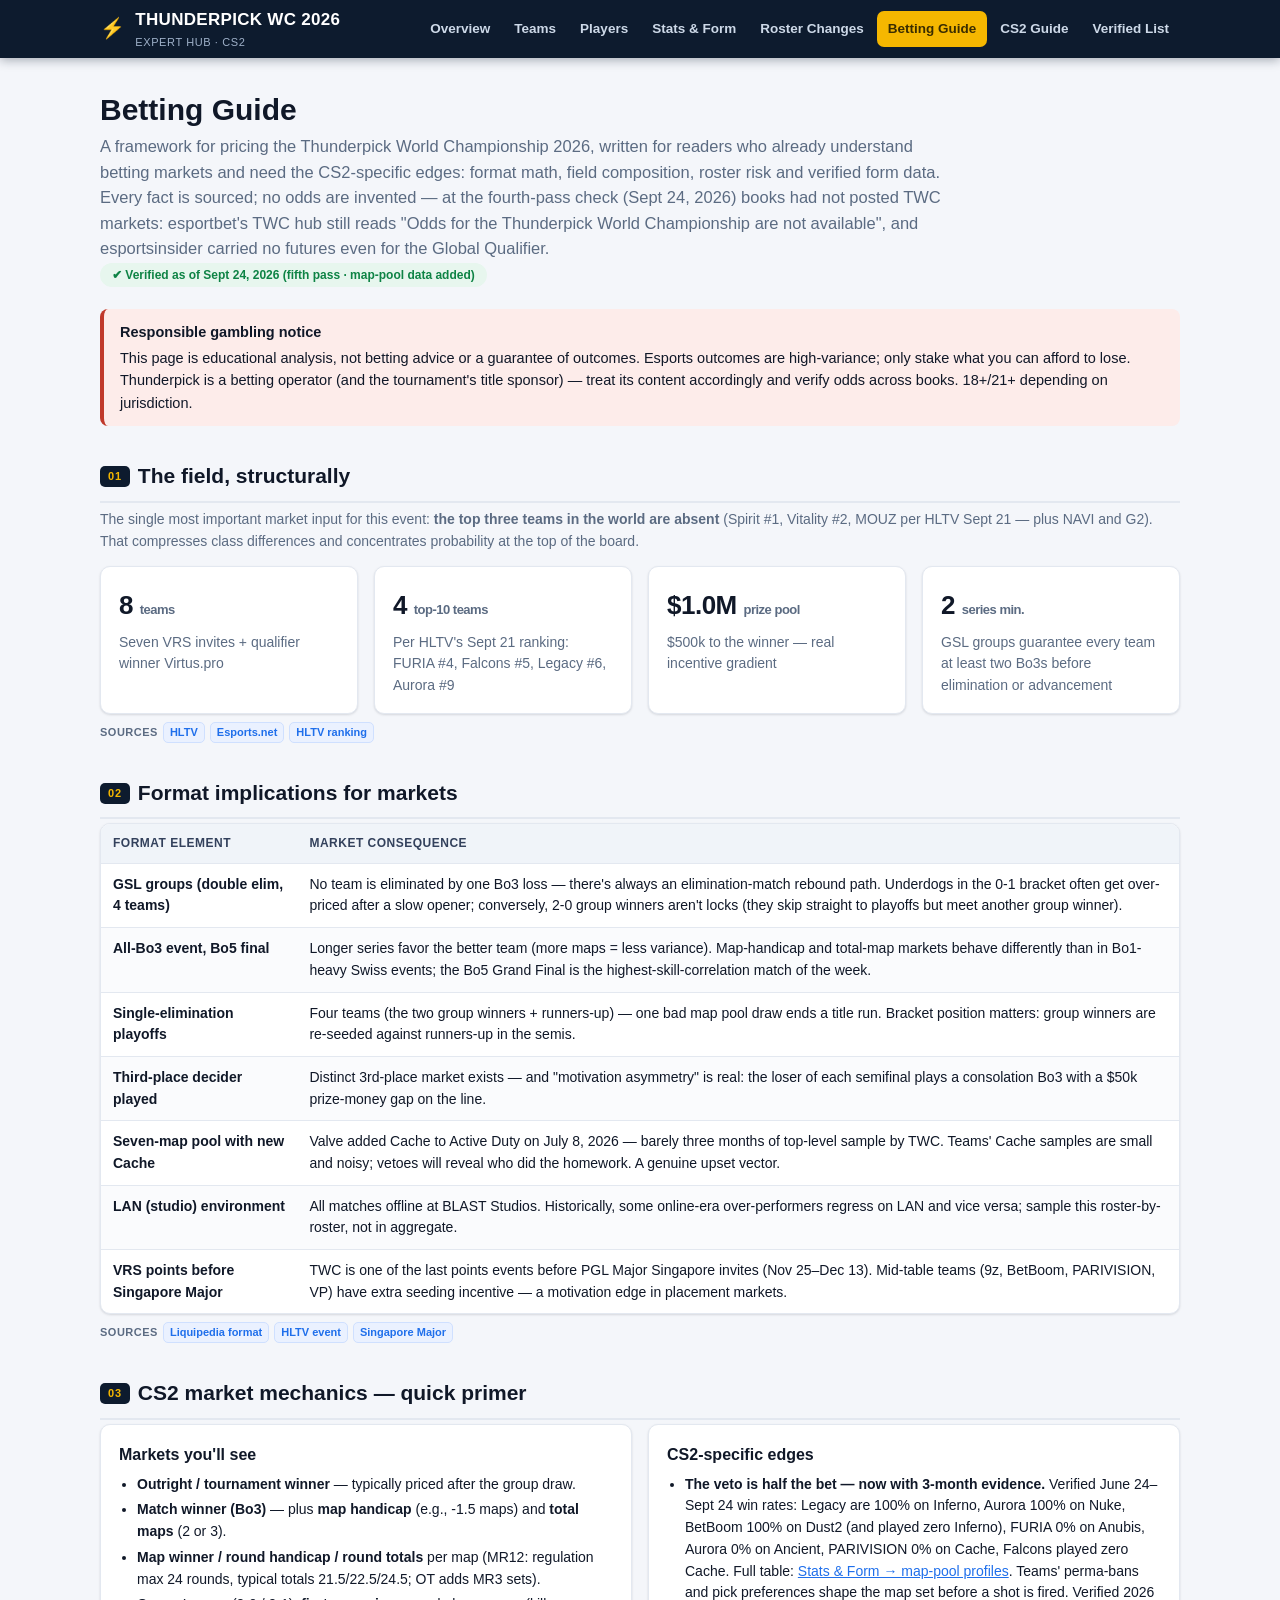
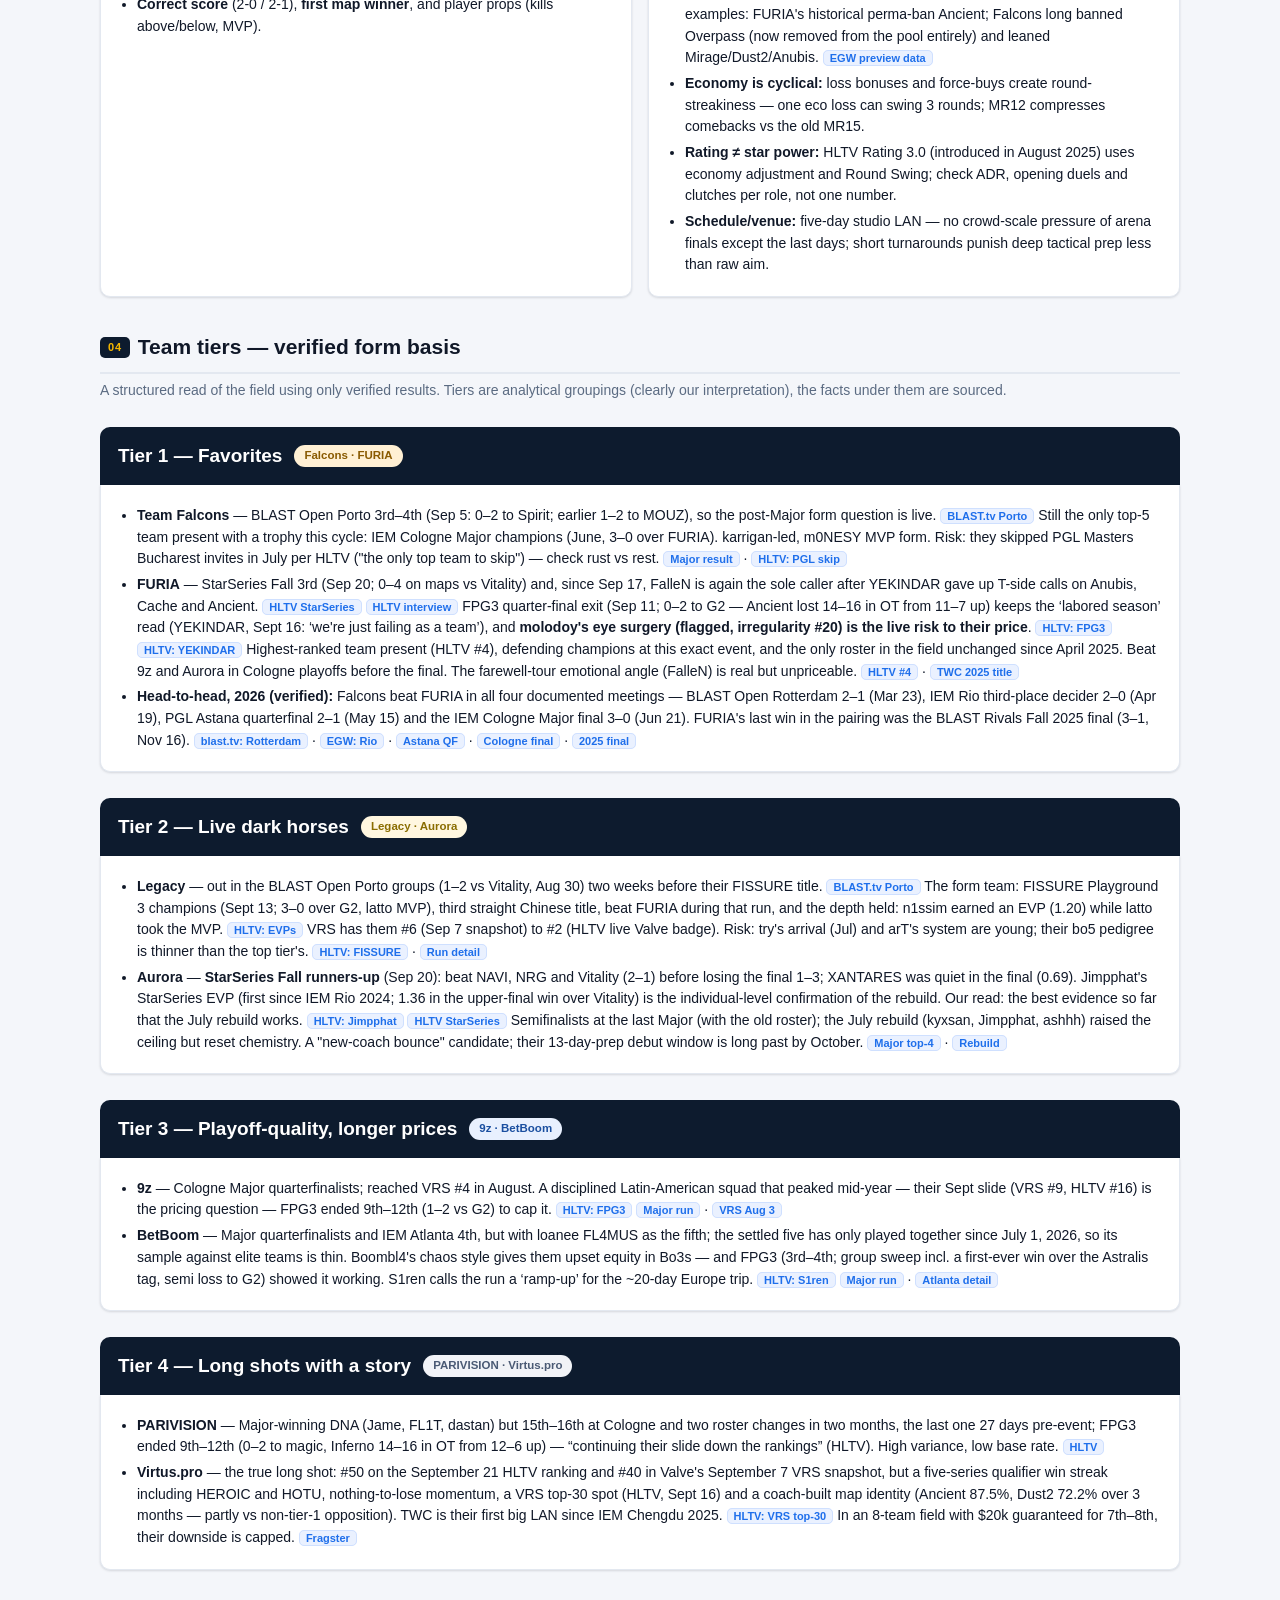
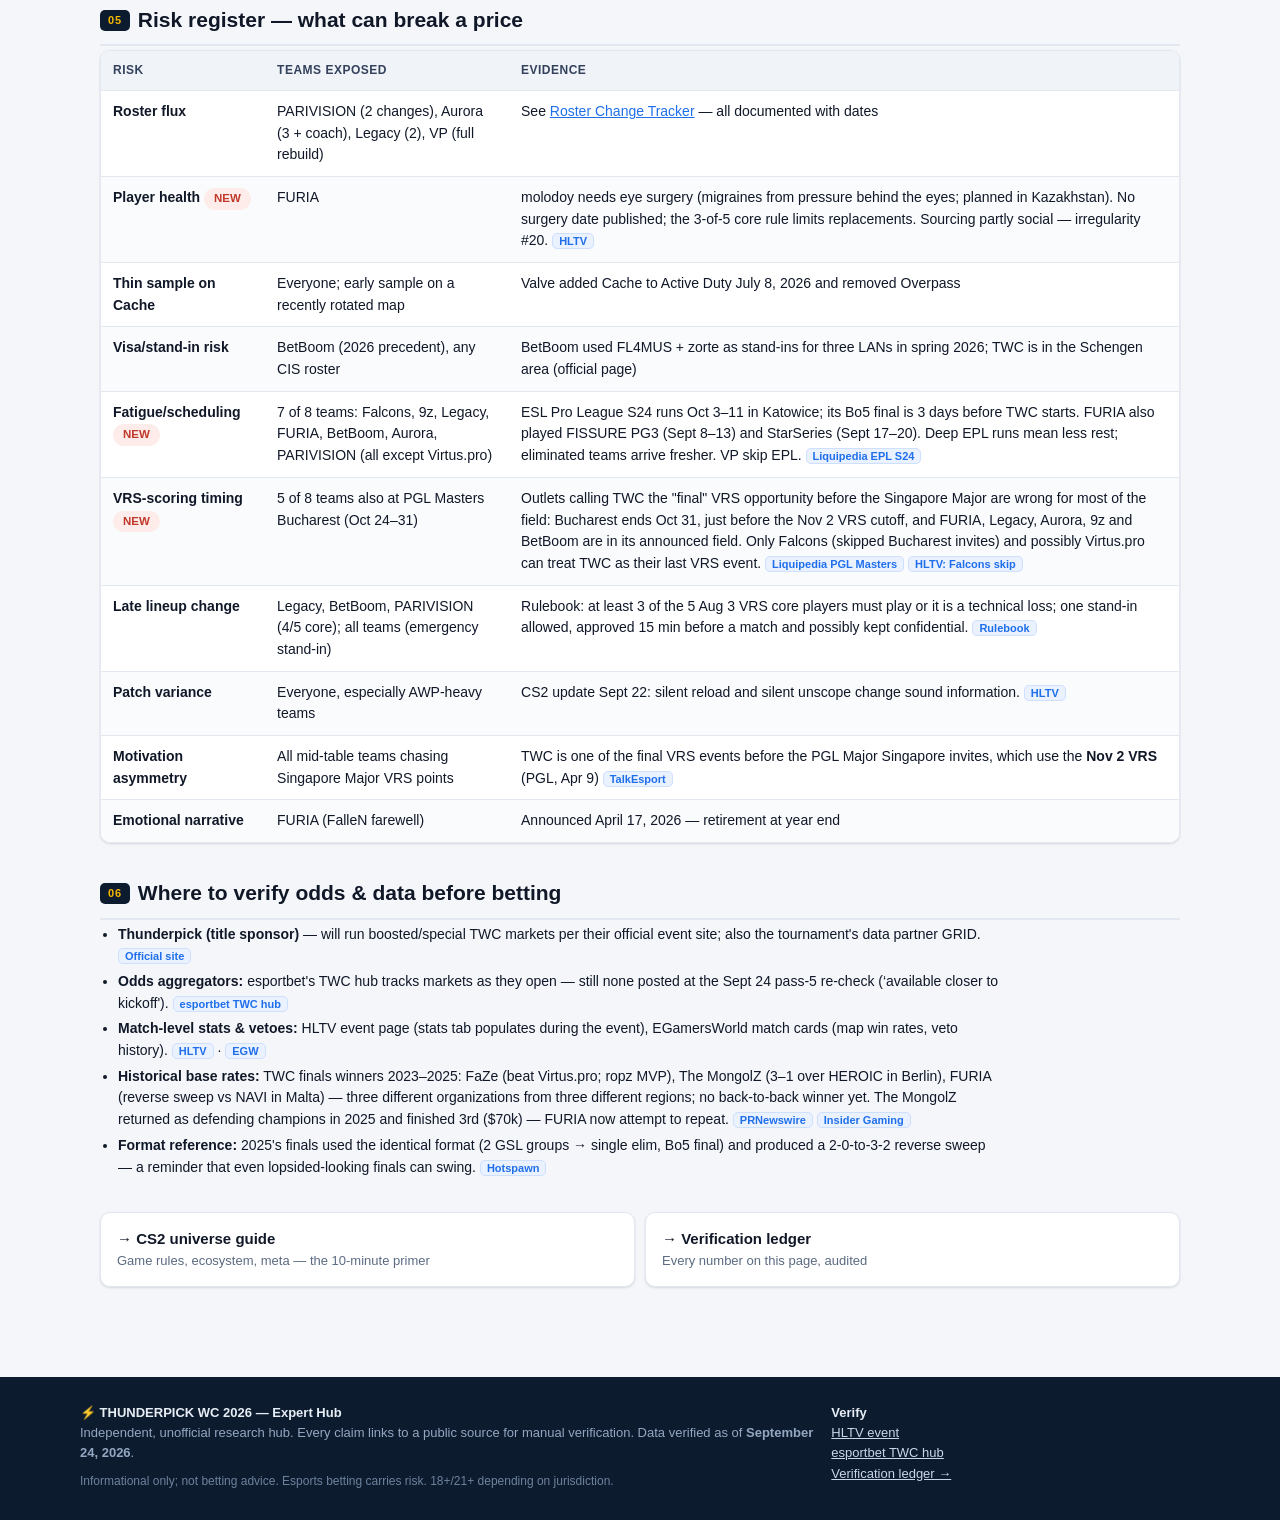
<file: betting-guide.html>
<!DOCTYPE html>
<html lang="en">
<head>
<meta charset="UTF-8">
<meta name="viewport" content="width=device-width, initial-scale=1.0">
<title>Betting Guide — Thunderpick World Championship 2026 · Expert Hub</title>
<meta name="description" content="Betting analysis framework for the Thunderpick World Championship 2026: format implications, market mechanics, favorites, dark horses and risk factors — all stats verified and sourced.">
<link rel="stylesheet" href="assets/style.css">
</head>
<body>
<a class="skip-link" href="#main-content">Skip to content</a>

<header class="site-header">
  <nav class="nav-inner" aria-label="Main">
    <a class="brand" href="index.html"><span class="bolt">⚡</span><span>THUNDERPICK WC 2026<small>EXPERT HUB · CS2</small></span></a>
    <div class="nav-links">
      <a href="index.html">Overview</a>
      <a href="teams.html">Teams</a>
      <a href="players.html">Players</a>
      <a href="stats.html">Stats &amp; Form</a>
      <a href="roster-changes.html">Roster Changes</a>
      <a href="betting-guide.html" class="active">Betting Guide</a>
      <a href="cs2-guide.html">CS2 Guide</a>
      <a href="master-list.html">Verified List</a>
    </div>
  </nav>
</header>

<main id="main-content">

<div class="page-head">
  <h1>Betting Guide</h1>
  <p class="lede">A framework for pricing the Thunderpick World Championship 2026, written for readers who already understand betting markets and need the CS2-specific edges: format math, field composition, roster risk and verified form data. Every fact is sourced; no odds are invented — at the fourth-pass check (Sept 24, 2026) books had not posted TWC markets: esportbet's TWC hub still reads "Odds for the Thunderpick World Championship are not available", and esportsinsider carried no futures even for the Global Qualifier.</p>
  <span class="updated">✔ Verified as of Sept 24, 2026 (fifth pass · map-pool data added)</span>
</div>

<div class="callout danger">
  <b>Responsible gambling notice</b>
  This page is educational analysis, not betting advice or a guarantee of outcomes. Esports outcomes are high-variance; only stake what you can afford to lose. Thunderpick is a betting operator (and the tournament's title sponsor) — treat its content accordingly and verify odds across books. 18+/21+ depending on jurisdiction.
</div>

<div class="section">
  <h2><span class="sec-tag">01</span>The field, structurally</h2>
  <p class="sub">The single most important market input for this event: <b>the top three teams in the world are absent</b> (Spirit #1, Vitality #2, MOUZ per HLTV Sept 21 — plus NAVI and G2). That compresses class differences and concentrates probability at the top of the board.</p>
  <div class="grid cols-4">
    <div class="card"><div class="kpi">8 <small>teams</small></div><p>Seven VRS invites + qualifier winner Virtus.pro</p></div>
    <div class="card"><div class="kpi">4 <small>top-10 teams</small></div><p>Per HLTV's Sept 21 ranking: FURIA #4, Falcons #5, Legacy #6, Aurora #9</p></div>
    <div class="card"><div class="kpi">$1.0M <small>prize pool</small></div><p>$500k to the winner — real incentive gradient</p></div>
    <div class="card"><div class="kpi">2 <small>series min.</small></div><p>GSL groups guarantee every team at least two Bo3s before elimination or advancement</p></div>
  </div>
  <div class="srcs"><span class="lbl">Sources</span><a class="src" href="https://www.hltv.org/news/45525/falcons-and-furia-headline-thunderpick-world-championship-team-list" target="_blank" rel="noopener">HLTV</a><a class="src" href="https://www.esports.net/news/gaming/thunderpick-world-championship-2026-malta-2" target="_blank" rel="noopener">Esports.net</a><a class="src" href="https://www.hltv.org/ranking/teams/2026/september/21" target="_blank" rel="noopener">HLTV ranking</a></div>
</div>

<div class="section">
  <h2><span class="sec-tag">02</span>Format implications for markets</h2>
  <div class="table-wrap">
    <table>
      <thead><tr><th>Format element</th><th>Market consequence</th></tr></thead>
      <tbody>
        <tr><td><b>GSL groups (double elim, 4 teams)</b></td><td>No team is eliminated by one Bo3 loss — there's always an elimination-match rebound path. Underdogs in the 0-1 bracket often get over-priced after a slow opener; conversely, 2-0 group winners aren't locks (they skip straight to playoffs but meet another group winner).</td></tr>
        <tr><td><b>All-Bo3 event, Bo5 final</b></td><td>Longer series favor the better team (more maps = less variance). Map-handicap and total-map markets behave differently than in Bo1-heavy Swiss events; the Bo5 Grand Final is the highest-skill-correlation match of the week.</td></tr>
        <tr><td><b>Single-elimination playoffs</b></td><td>Four teams (the two group winners + runners-up) — one bad map pool draw ends a title run. Bracket position matters: group winners are re-seeded against runners-up in the semis.</td></tr>
        <tr><td><b>Third-place decider played</b></td><td>Distinct 3rd-place market exists — and "motivation asymmetry" is real: the loser of each semifinal plays a consolation Bo3 with a $50k prize-money gap on the line.</td></tr>
        <tr><td><b>Seven-map pool with new Cache</b></td><td>Valve added Cache to Active Duty on July 8, 2026 — barely three months of top-level sample by TWC. Teams' Cache samples are small and noisy; vetoes will reveal who did the homework. A genuine upset vector.</td></tr>
        <tr><td><b>LAN (studio) environment</b></td><td>All matches offline at BLAST Studios. Historically, some online-era over-performers regress on LAN and vice versa; sample this roster-by-roster, not in aggregate.</td></tr>
        <tr><td><b>VRS points before Singapore Major</b></td><td>TWC is one of the last points events before PGL Major Singapore invites (Nov 25–Dec 13). Mid-table teams (9z, BetBoom, PARIVISION, VP) have extra seeding incentive — a motivation edge in placement markets.</td></tr>
      </tbody>
    </table>
  </div>
  <div class="srcs"><span class="lbl">Sources</span><a class="src" href="https://liquipedia.net/counterstrike/Thunderpick/World_Championship/2026" target="_blank" rel="noopener">Liquipedia format</a><a class="src" href="https://www.hltv.org/events/8932/thunderpick-world-championship-2026" target="_blank" rel="noopener">HLTV event</a><a class="src" href="https://liquipedia.net/counterstrike/PGL/2026/Singapore" target="_blank" rel="noopener">Singapore Major</a></div>
</div>

<div class="section">
  <h2><span class="sec-tag">03</span>CS2 market mechanics — quick primer</h2>
  <div class="grid cols-2">
    <div class="card">
      <h3>Markets you'll see</h3>
      <ul class="mini-list">
        <li><b>Outright / tournament winner</b> — typically priced after the group draw.</li>
        <li><b>Match winner (Bo3)</b> — plus <b>map handicap</b> (e.g., -1.5 maps) and <b>total maps</b> (2 or 3).</li>
        <li><b>Map winner / round handicap / round totals</b> per map (MR12: regulation max 24 rounds, typical totals 21.5/22.5/24.5; OT adds MR3 sets).</li>
        <li><b>Correct score</b> (2-0 / 2-1), <b>first map winner</b>, and player props (kills above/below, MVP).</li>
      </ul>
    </div>
    <div class="card">
      <h3>CS2-specific edges</h3>
      <ul class="mini-list">
        <li><b>The veto is half the bet — now with 3-month evidence.</b> Verified June 24–Sept 24 win rates: Legacy are 100% on Inferno, Aurora 100% on Nuke, BetBoom 100% on Dust2 (and played zero Inferno), FURIA 0% on Anubis, Aurora 0% on Ancient, PARIVISION 0% on Cache, Falcons played zero Cache. Full table: <a href="stats.html#map-pool">Stats &amp; Form → map-pool profiles</a>. Teams' perma-bans and pick preferences shape the map set before a shot is fired. Verified 2026 examples: FURIA's historical perma-ban Ancient; Falcons long banned Overpass (now removed from the pool entirely) and leaned Mirage/Dust2/Anubis. <a class="src" href="https://egamersworld.com/counterstrike/tip/4ybxyShUsxe/furia-vs-falcons-8WbKCAshJi" target="_blank" rel="noopener">EGW preview data</a></li>
        <li><b>Economy is cyclical:</b> loss bonuses and force-buys create round-streakiness — one eco loss can swing 3 rounds; MR12 compresses comebacks vs the old MR15.</li>
        <li><b>Rating ≠ star power:</b> HLTV Rating 3.0 (introduced in August 2025) uses economy adjustment and Round Swing; check ADR, opening duels and clutches per role, not one number.</li>
        <li><b>Schedule/venue:</b> five-day studio LAN — no crowd-scale pressure of arena finals except the last days; short turnarounds punish deep tactical prep less than raw aim.</li>
      </ul>
    </div>
  </div>
</div>

<div class="section">
  <h2><span class="sec-tag">04</span>Team tiers — verified form basis</h2>
  <p class="sub">A structured read of the field using only verified results. Tiers are analytical groupings (clearly our interpretation), the facts under them are sourced.</p>

  <div class="team-block">
    <div class="team-head"><h3>Tier 1 — Favorites</h3><span class="badge fav">Falcons · FURIA</span></div>
    <div class="team-body">
      <ul class="mini-list">
        <li><b>Team Falcons</b> — BLAST Open Porto 3rd–4th (Sep 5: 0–2 to Spirit; earlier 1–2 to MOUZ), so the post-Major form question is live. <a class="src" href="https://blast.tv/cs/tournaments/open-2026-season-2/match" target="_blank" rel="noopener">BLAST.tv Porto</a> Still the only top-5 team present with a trophy this cycle: IEM Cologne Major champions (June, 3–0 over FURIA). karrigan-led, m0NESY MVP form. Risk: they skipped PGL Masters Bucharest invites in July per HLTV ("the only top team to skip") — check rust vs rest. <a class="src" href="https://en.wikipedia.org/wiki/IEM_Cologne_Major_2026" target="_blank" rel="noopener">Major result</a> · <a class="src" href="https://www.hltv.org/news/45146/falcons-the-only-top-team-to-skip-pgl-masters-bucharest-as-invites-are-announced" target="_blank" rel="noopener">HLTV: PGL skip</a></li>
        <li><b>FURIA</b> — StarSeries Fall 3rd (Sep 20; 0–4 on maps vs Vitality) and, since Sep 17, FalleN is again the sole caller after YEKINDAR gave up T-side calls on Anubis, Cache and Ancient. <a class="src" href="https://www.hltv.org/news/45558/vitality-beat-aurora-at-starseries-fall-for-first-title-since-may" target="_blank" rel="noopener">HLTV StarSeries</a> <a class="src" href="https://www.hltv.org/news/45540/yekindar-im-not-calling-anymore-and-hopefully-im-not-going-to-be-in-the-future" target="_blank" rel="noopener">HLTV interview</a> FPG3 quarter-final exit (Sep 11; 0–2 to G2 — Ancient lost 14–16 in OT from 11–7 up) keeps the ‘labored season’ read (YEKINDAR, Sept 16: ‘we're just failing as a team’), and <b>molodoy's eye surgery (flagged, irregularity #20) is the live risk to their price</b>. <a class="src" href="https://www.hltv.org/news/45502/g2-smash-furia-on-dust2-to-secure-fpg-semi-finals" target="_blank" rel="noopener">HLTV: FPG3</a> <a class="src" href="https://www.hltv.org/news/45529/yekindar-on-pressure-of-fallen-retiring-its-everyones-individual-responsibility-to-be-the-best-version-of-themselves" target="_blank" rel="noopener">HLTV: YEKINDAR</a> Highest-ranked team present (HLTV #4), defending champions at this exact event, and the only roster in the field unchanged since April 2025. Beat 9z and Aurora in Cologne playoffs before the final. The farewell-tour emotional angle (FalleN) is real but unpriceable. <a class="src" href="https://www.hltv.org/ranking/teams/2026/september/21" target="_blank" rel="noopener">HLTV #4</a> · <a class="src" href="https://www.hotspawn.com/counter-strike/news/furia-reverse-sweep-navi-to-win-thunderpick-world-championship-2025" target="_blank" rel="noopener">TWC 2025 title</a></li>
        <li><b>Head-to-head, 2026 (verified):</b> Falcons beat FURIA in all four documented meetings — BLAST Open Rotterdam 2–1 (Mar 23), IEM Rio third-place decider 2–0 (Apr 19), PGL Astana quarterfinal 2–1 (May 15) and the IEM Cologne Major final 3–0 (Jun 21). FURIA's last win in the pairing was the BLAST Rivals Fall 2025 final (3–1, Nov 16). <a class="src" href="https://blast.tv/cs/tournaments/open-2026-season-1/match/e87b2a7f/furia-falcons" target="_blank" rel="noopener">blast.tv: Rotterdam</a> · <a class="src" href="https://egamersworld.com/counterstrike/news/34128/falcons-edge-out-furia-20-to-secure-third-place-at-SnKSDngpU" target="_blank" rel="noopener">EGW: Rio</a> · <a class="src" href="https://www.talkesport.com/news/cs2/pgl-astana-2026-quarter-finals-results/" target="_blank" rel="noopener">Astana QF</a> · <a class="src" href="https://www.dust2.us/news/75245/niko-has-done-it-falcons-are-your-iem-cologne-major-champions" target="_blank" rel="noopener">Cologne final</a> · <a class="src" href="https://esports.gg/news/counter-strike-2/blast-rivals-fall-2025-winners-recap/" target="_blank" rel="noopener">2025 final</a></li>
      </ul>
    </div>
  </div>

  <div class="team-block">
    <div class="team-head"><h3>Tier 2 — Live dark horses</h3><span class="badge warn">Legacy · Aurora</span></div>
    <div class="team-body">
      <ul class="mini-list">
        <li><b>Legacy</b> — out in the BLAST Open Porto groups (1–2 vs Vitality, Aug 30) two weeks before their FISSURE title. <a class="src" href="https://blast.tv/cs/tournaments/open-2026-season-2/match" target="_blank" rel="noopener">BLAST.tv Porto</a> The form team: FISSURE Playground 3 champions (Sept 13; 3–0 over G2, latto MVP), third straight Chinese title, beat FURIA during that run, and the depth held: n1ssim earned an EVP (1.20) while latto took the MVP. <a class="src" href="https://www.hltv.org/news/45563/the-evps-and-all-stars-of-fissure-playground-3" target="_blank" rel="noopener">HLTV: EVPs</a> VRS has them #6 (Sep 7 snapshot) to #2 (HLTV live Valve badge). Risk: try's arrival (Jul) and arT's system are young; their bo5 pedigree is thinner than the top tier's. <a class="src" href="https://www.hltv.org/news/45509/legacy-sweep-g2-to-lift-fissure-playground-3-trophy" target="_blank" rel="noopener">HLTV: FISSURE</a> · <a class="src" href="https://cryptobriefing.com/legacy-defeats-g2-fissure-playground-3/" target="_blank" rel="noopener">Run detail</a></li>
        <li><b>Aurora</b> — <b>StarSeries Fall runners-up</b> (Sep 20): beat NAVI, NRG and Vitality (2–1) before losing the final 1–3; XANTARES was quiet in the final (0.69). Jimpphat's StarSeries EVP (first since IEM Rio 2024; 1.36 in the upper-final win over Vitality) is the individual-level confirmation of the rebuild. Our read: the best evidence so far that the July rebuild works. <a class="src" href="https://www.hltv.org/news/45554/jimpphat-recently-ive-just-had-such-a-crazy-amount-of-confidence" target="_blank" rel="noopener">HLTV: Jimpphat</a> <a class="src" href="https://www.hltv.org/news/45558/vitality-beat-aurora-at-starseries-fall-for-first-title-since-may" target="_blank" rel="noopener">HLTV StarSeries</a> Semifinalists at the last Major (with the old roster); the July rebuild (kyxsan, Jimpphat, ashhh) raised the ceiling but reset chemistry. A "new-coach bounce" candidate; their 13-day-prep debut window is long past by October. <a class="src" href="https://en.wikipedia.org/wiki/IEM_Cologne_Major_2026" target="_blank" rel="noopener">Major top-4</a> · <a class="src" href="https://www.strafe.com/news/read/aurora-locks-in-new-cs2-roster-with-kyxsan-and-jimpphat/" target="_blank" rel="noopener">Rebuild</a></li>
      </ul>
    </div>
  </div>

  <div class="team-block">
    <div class="team-head"><h3>Tier 3 — Playoff-quality, longer prices</h3><span class="badge tier-a">9z · BetBoom</span></div>
    <div class="team-body">
      <ul class="mini-list">
        <li><b>9z</b> — Cologne Major quarterfinalists; reached VRS #4 in August. A disciplined Latin-American squad that peaked mid-year — their Sept slide (VRS #9, HLTV #16) is the pricing question — FPG3 ended 9th–12th (1–2 vs G2) to cap it. <a class="src" href="https://www.hltv.org/news/45491/9z-and-tyloo-bow-out-of-fpg-3" target="_blank" rel="noopener">HLTV: FPG3</a> <a class="src" href="https://eslfaceitgroup.com/press/intel-extreme-masters-cologne-2026-major-breaks-records-as-the-most-watched-counter-strike-tournament-of-all-time/" target="_blank" rel="noopener">Major run</a> · <a class="src" href="https://github.com/ValveSoftware/counter-strike_regional_standings/blob/main/invitation/2026/standings_global_2026_08_03.md" target="_blank" rel="noopener">VRS Aug 3</a></li>
        <li><b>BetBoom</b> — Major quarterfinalists and IEM Atlanta 4th, but with loanee FL4MUS as the fifth; the settled five has only played together since July 1, 2026, so its sample against elite teams is thin. Boombl4's chaos style gives them upset equity in Bo3s — and FPG3 (3rd–4th; group sweep incl. a first-ever win over the Astralis tag, semi loss to G2) showed it working. S1ren calls the run a ‘ramp-up’ for the ~20-day Europe trip. <a class="src" href="https://www.hltv.org/news/45496/s1ren-the-experience-weve-built-up-should-help-us-in-the-playoffs" target="_blank" rel="noopener">HLTV: S1ren</a> <a class="src" href="https://en.wikipedia.org/wiki/IEM_Cologne_Major_2026" target="_blank" rel="noopener">Major run</a> · <a class="src" href="https://www.hltv.org/news/44459/fl4mus-to-play-with-betboom-at-iem-atlanta" target="_blank" rel="noopener">Atlanta detail</a></li>
      </ul>
    </div>
  </div>

  <div class="team-block">
    <div class="team-head"><h3>Tier 4 — Long shots with a story</h3><span class="badge tier-b">PARIVISION · Virtus.pro</span></div>
    <div class="team-body">
      <ul class="mini-list">
        <li><b>PARIVISION</b> — Major-winning DNA (Jame, FL1T, dastan) but 15th–16th at Cologne and two roster changes in two months, the last one 27 days pre-event; FPG3 ended 9th–12th (0–2 to magic, Inferno 14–16 in OT from 12–6 up) — “continuing their slide down the rankings” (HLTV). High variance, low base rate. <a class="src" href="https://www.hltv.org/news/45534/parivision-replace-slaxejezzz-with-hobbit" target="_blank" rel="noopener">HLTV</a></li>
        <li><b>Virtus.pro</b> — the true long shot: #50 on the September 21 HLTV ranking and #40 in Valve's September 7 VRS snapshot, but a five-series qualifier win streak including HEROIC and HOTU, nothing-to-lose momentum, a VRS top-30 spot (HLTV, Sept 16) and a coach-built map identity (Ancient 87.5%, Dust2 72.2% over 3 months — partly vs non-tier-1 opposition). TWC is their first big LAN since IEM Chengdu 2025. <a class="src" href="https://www.hltv.org/news/45514/virtuspro-enter-top-30-of-vrs-with-thunderpick-world-championship-qualification" target="_blank" rel="noopener">HLTV: VRS top-30</a> In an 8-team field with $20k guaranteed for 7th–8th, their downside is capped. <a class="src" href="https://www.fragster.com/virtus-pro-thunderpick-world-championship-2026/" target="_blank" rel="noopener">Fragster</a></li>
      </ul>
    </div>
  </div>
</div>

<div class="section">
  <h2><span class="sec-tag">05</span>Risk register — what can break a price</h2>
  <div class="table-wrap">
    <table>
      <thead><tr><th>Risk</th><th>Teams exposed</th><th>Evidence</th></tr></thead>
      <tbody>
        <tr><td><b>Roster flux</b></td><td>PARIVISION (2 changes), Aurora (3 + coach), Legacy (2), VP (full rebuild)</td><td>See <a href="roster-changes.html">Roster Change Tracker</a> — all documented with dates</td></tr>
        <tr><td><b>Player health</b> <span class="badge flag">NEW</span></td><td>FURIA</td><td>molodoy needs eye surgery (migraines from pressure behind the eyes; planned in Kazakhstan). No surgery date published; the 3-of-5 core rule limits replacements. Sourcing partly social — irregularity #20. <a class="src" href="https://www.hltv.org/news/45564/the-evps-and-all-stars-of-starladder-starseries-fall-2026" target="_blank" rel="noopener">HLTV</a></td></tr>
        <tr><td><b>Thin sample on Cache</b></td><td>Everyone; early sample on a recently rotated map</td><td>Valve added Cache to Active Duty July 8, 2026 and removed Overpass</td></tr>
        <tr><td><b>Visa/stand-in risk</b></td><td>BetBoom (2026 precedent), any CIS roster</td><td>BetBoom used FL4MUS + zorte as stand-ins for three LANs in spring 2026; TWC is in the Schengen area (official page)</td></tr>
        <tr><td><b>Fatigue/scheduling</b> <span class="badge flag">NEW</span></td><td>7 of 8 teams: Falcons, 9z, Legacy, FURIA, BetBoom, Aurora, PARIVISION (all except Virtus.pro)</td><td>ESL Pro League S24 runs Oct 3–11 in Katowice; its Bo5 final is 3 days before TWC starts. FURIA also played FISSURE PG3 (Sept 8–13) and StarSeries (Sept 17–20). Deep EPL runs mean less rest; eliminated teams arrive fresher. VP skip EPL. <a class="src" href="https://liquipedia.net/counterstrike/ESL/Pro_League/Season_24" target="_blank" rel="noopener">Liquipedia EPL S24</a></td></tr>
        <tr><td><b>VRS-scoring timing</b> <span class="badge flag">NEW</span></td><td>5 of 8 teams also at PGL Masters Bucharest (Oct 24–31)</td><td>Outlets calling TWC the "final" VRS opportunity before the Singapore Major are wrong for most of the field: Bucharest ends Oct 31, just before the Nov 2 VRS cutoff, and FURIA, Legacy, Aurora, 9z and BetBoom are in its announced field. Only Falcons (skipped Bucharest invites) and possibly Virtus.pro can treat TWC as their last VRS event. <a class="src" href="https://liquipedia.net/counterstrike/PGL/2026/Masters" target="_blank" rel="noopener">Liquipedia PGL Masters</a> <a class="src" href="https://www.hltv.org/news/45146/falcons-the-only-top-team-to-skip-pgl-masters-bucharest-as-invites-are-announced" target="_blank" rel="noopener">HLTV: Falcons skip</a></td></tr>
        <tr><td><b>Late lineup change</b></td><td>Legacy, BetBoom, PARIVISION (4/5 core); all teams (emergency stand-in)</td><td>Rulebook: at least 3 of the 5 Aug 3 VRS core players must play or it is a technical loss; one stand-in allowed, approved 15 min before a match and possibly kept confidential. <a class="src" href="https://drive.google.com/file/d/1foK6YiQ9nvCwvfTRn9uRZbV1VEKI2Hia/view" target="_blank" rel="noopener">Rulebook</a></td></tr>
        <tr><td><b>Patch variance</b></td><td>Everyone, especially AWP-heavy teams</td><td>CS2 update Sept 22: silent reload and silent unscope change sound information. <a class="src" href="https://www.hltv.org/news/45567/silent-reload-mechanic-arrives-in-new-cs-update" target="_blank" rel="noopener">HLTV</a></td></tr>
        <tr><td><b>Motivation asymmetry</b></td><td>All mid-table teams chasing Singapore Major VRS points</td><td>TWC is one of the final VRS events before the PGL Major Singapore invites, which use the <b>Nov 2 VRS</b> (PGL, Apr 9) <a class="src" href="https://www.talkesport.com/news/pgl-major-singapore-2026-third-place-match-vrs-cutoff-november-2-deadlines/" target="_blank" rel="noopener">TalkEsport</a></td></tr>
        <tr><td><b>Emotional narrative</b></td><td>FURIA (FalleN farewell)</td><td>Announced April 17, 2026 — retirement at year end</td></tr>
      </tbody>
    </table>
  </div>
</div>

<div class="section">
  <h2><span class="sec-tag">06</span>Where to verify odds &amp; data before betting</h2>
  <ul class="mini-list" style="max-width:900px;">
    <li><b>Thunderpick (title sponsor)</b> — will run boosted/special TWC markets per their official event site; also the tournament's data partner GRID. <a class="src" href="https://world-championship.thunderpick.io/" target="_blank" rel="noopener">Official site</a></li>
    <li><b>Odds aggregators:</b> esportbet's TWC hub tracks markets as they open — still none posted at the Sept 24 pass-5 re-check (‘available closer to kickoff'). <a class="src" href="https://esportbet.com/counter-strike/thunderpick/" target="_blank" rel="noopener">esportbet TWC hub</a></li>
    <li><b>Match-level stats &amp; vetoes:</b> HLTV event page (stats tab populates during the event), EGamersWorld match cards (map win rates, veto history). <a class="src" href="https://www.hltv.org/events/8932/thunderpick-world-championship-2026" target="_blank" rel="noopener">HLTV</a> · <a class="src" href="https://egamersworld.com/counterstrike/event/thunderpick-world-championship-2026-Ey7GI3SN7x" target="_blank" rel="noopener">EGW</a></li>
    <li><b>Historical base rates:</b> TWC finals winners 2023–2025: FaZe (beat Virtus.pro; ropz MVP), The MongolZ (3–1 over HEROIC in Berlin), FURIA (reverse sweep vs NAVI in Malta) — three different organizations from three different regions; no back-to-back winner yet. The MongolZ returned as defending champions in 2025 and finished 3rd ($70k) — FURIA now attempt to repeat. <a class="src" href="https://www.prnewswire.com/news-releases/furia-pulls-off-the-reverse-sweep-to-win-thunderpick-world-championship-2025-302595328.html" target="_blank" rel="noopener">PRNewswire</a> <a class="src" href="https://insider-gaming.com/mongolz-wins-thunderpick-world-championship/" target="_blank" rel="noopener">Insider Gaming</a></li>
    <li><b>Format reference:</b> 2025's finals used the identical format (2 GSL groups → single elim, Bo5 final) and produced a 2-0-to-3-2 reverse sweep — a reminder that even lopsided-looking finals can swing. <a class="src" href="https://www.hotspawn.com/counter-strike/news/furia-reverse-sweep-navi-to-win-thunderpick-world-championship-2025" target="_blank" rel="noopener">Hotspawn</a></li>
  </ul>
</div>

<div class="pager">
  <a href="cs2-guide.html"><b>→ CS2 universe guide</b><span>Game rules, ecosystem, meta — the 10-minute primer</span></a>
  <a href="master-list.html"><b>→ Verification ledger</b><span>Every number on this page, audited</span></a>
</div>

</main>

<footer class="site-footer">
  <div class="footer-inner">
    <div>
      <b style="color:#e6edf5;">⚡ THUNDERPICK WC 2026 — Expert Hub</b><br>
      Independent, unofficial research hub. Every claim links to a public source for manual verification. Data verified as of <b>September 24, 2026</b>.
      <div class="fine" style="margin-top:8px;">Informational only; not betting advice. Esports betting carries risk. 18+/21+ depending on jurisdiction.</div>
    </div>
    <div>
      <b style="color:#e6edf5;">Verify</b><br>
      <a href="https://www.hltv.org/events/8932/thunderpick-world-championship-2026" target="_blank" rel="noopener">HLTV event</a><br>
      <a href="https://esportbet.com/counter-strike/thunderpick/" target="_blank" rel="noopener">esportbet TWC hub</a><br>
      <a href="master-list.html">Verification ledger →</a>
    </div>
  </div>
</footer>

</body>
</html>
</file>
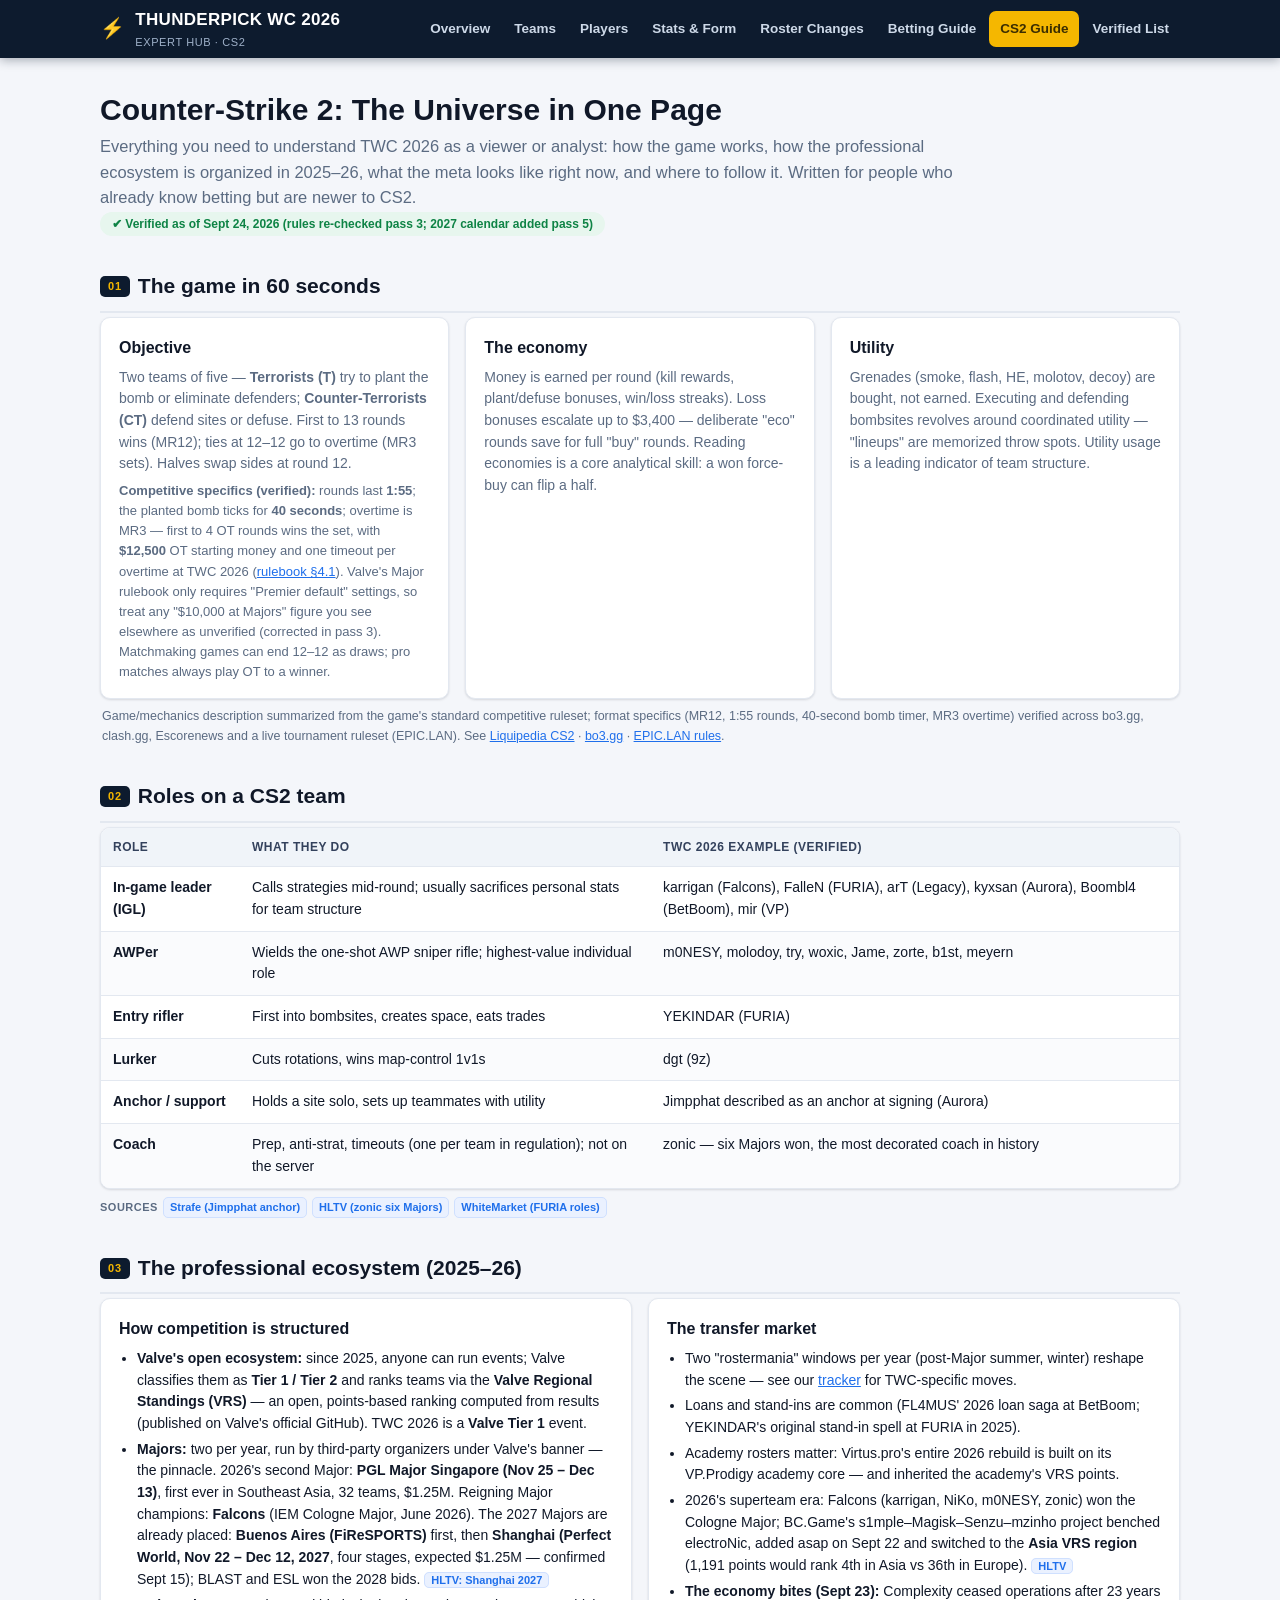
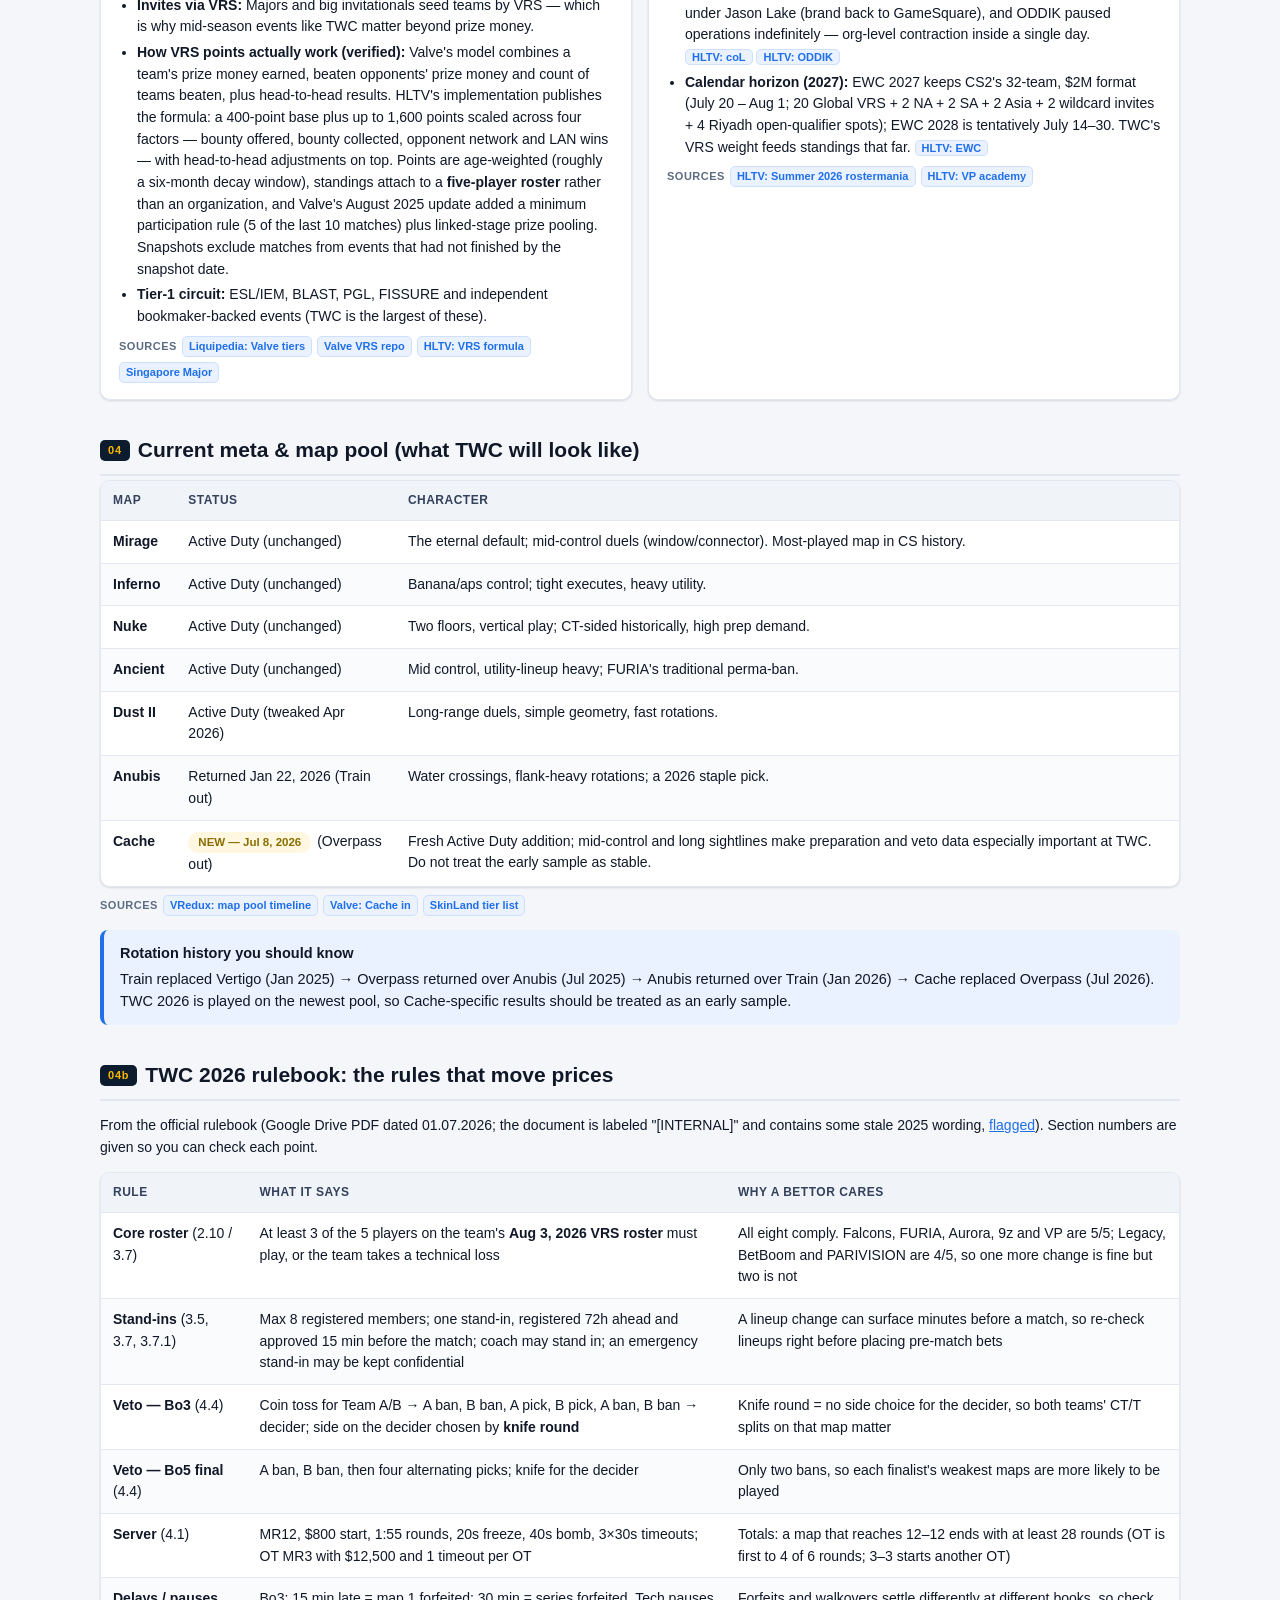
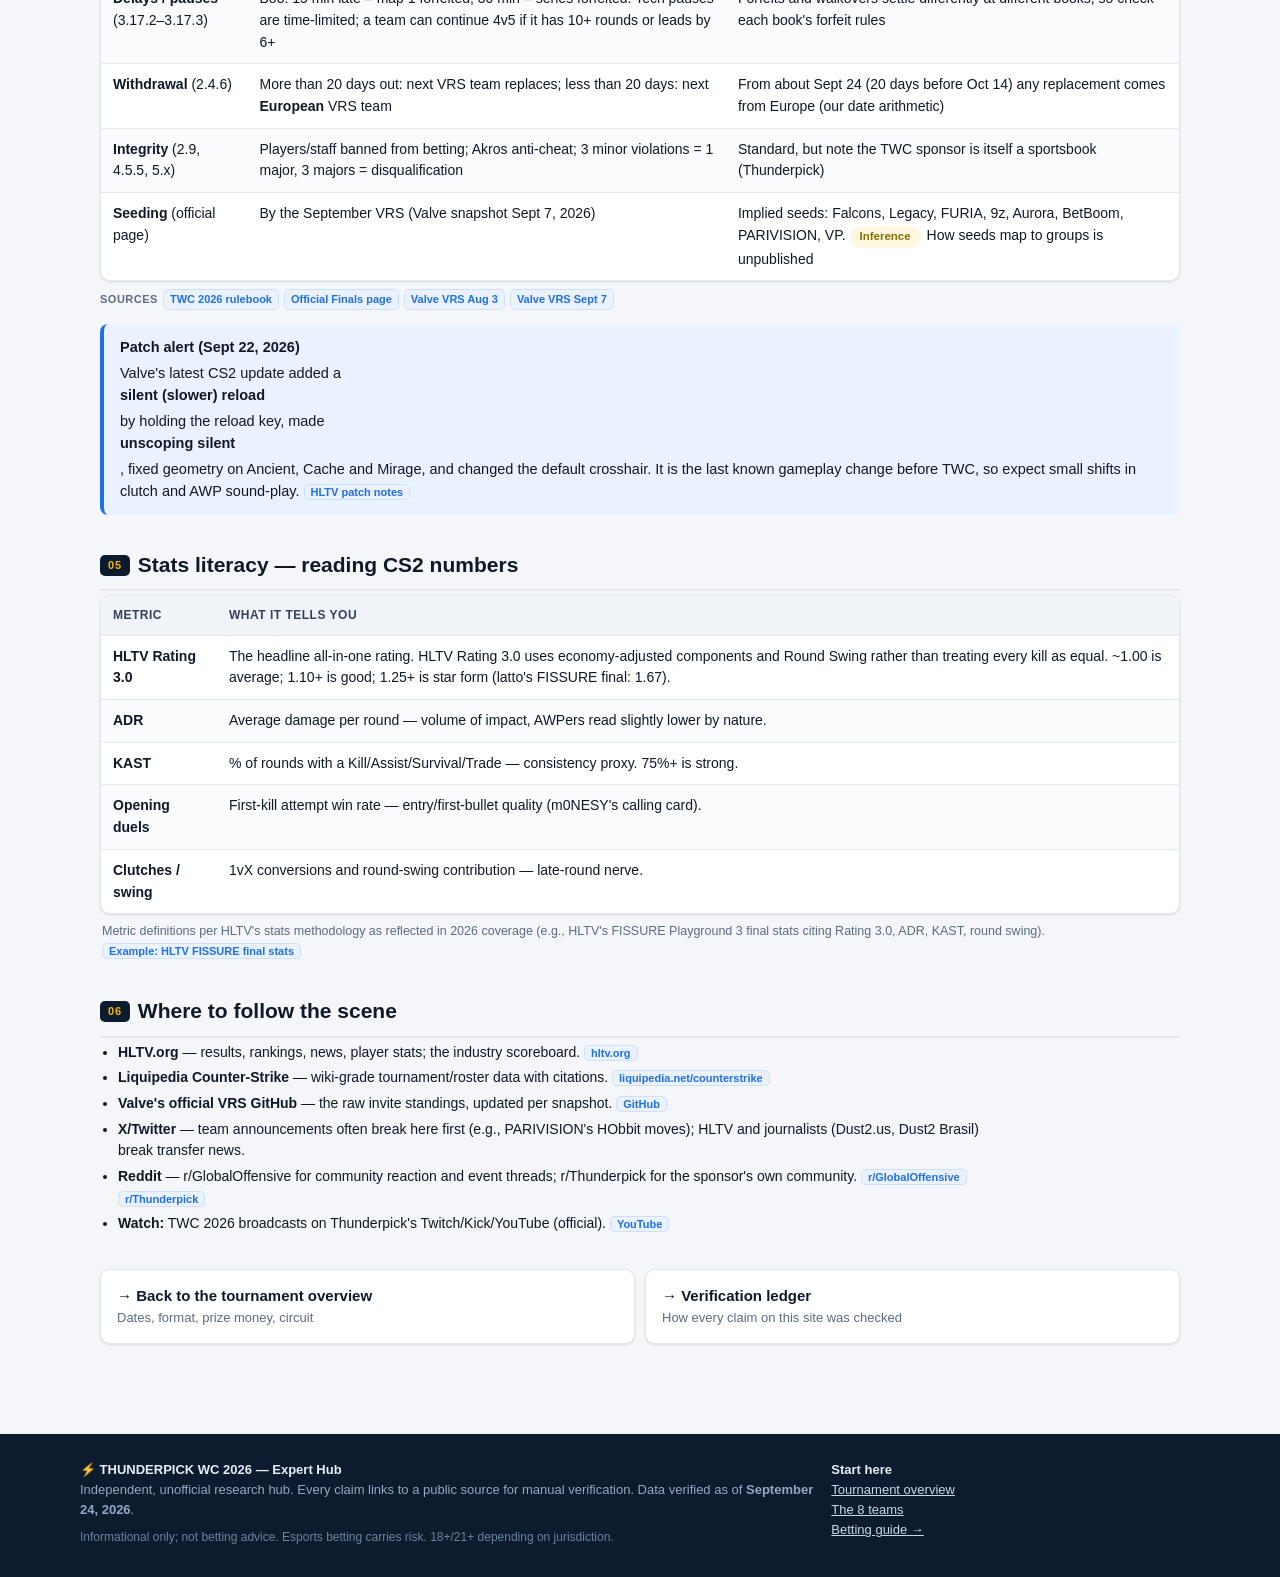
<file: cs2-guide.html>
<!DOCTYPE html>
<html lang="en">
<head>
<meta charset="UTF-8">
<meta name="viewport" content="width=device-width, initial-scale=1.0">
<title>CS2 Guide — Understand Counter-Strike 2 · TWC 2026 Expert Hub</title>
<meta name="description" content="Understand the Counter-Strike 2 competitive universe: rules, economy, roles, the tournament ecosystem, VRS, Majors, the 2026 meta and map pool — verified and sourced.">
<link rel="stylesheet" href="assets/style.css">
</head>
<body>
<a class="skip-link" href="#main-content">Skip to content</a>

<header class="site-header">
  <nav class="nav-inner" aria-label="Main">
    <a class="brand" href="index.html"><span class="bolt">⚡</span><span>THUNDERPICK WC 2026<small>EXPERT HUB · CS2</small></span></a>
    <div class="nav-links">
      <a href="index.html">Overview</a>
      <a href="teams.html">Teams</a>
      <a href="players.html">Players</a>
      <a href="stats.html">Stats &amp; Form</a>
      <a href="roster-changes.html">Roster Changes</a>
      <a href="betting-guide.html">Betting Guide</a>
      <a href="cs2-guide.html" class="active">CS2 Guide</a>
      <a href="master-list.html">Verified List</a>
    </div>
  </nav>
</header>

<main id="main-content">

<div class="page-head">
  <h1>Counter-Strike 2: The Universe in One Page</h1>
  <p class="lede">Everything you need to understand TWC 2026 as a viewer or analyst: how the game works, how the professional ecosystem is organized in 2025–26, what the meta looks like right now, and where to follow it. Written for people who already know betting but are newer to CS2.</p>
  <span class="updated">✔ Verified as of Sept 24, 2026 (rules re-checked pass 3; 2027 calendar added pass 5)</span>
</div>

<div class="section">
  <h2><span class="sec-tag">01</span>The game in 60 seconds</h2>
  <div class="grid cols-3">
    <div class="card">
      <h3>Objective</h3>
      <p>Two teams of five — <b> Terrorists (T)</b> try to plant the bomb or eliminate defenders; <b>Counter-Terrorists (CT)</b> defend sites or defuse. First to 13 rounds wins (MR12); ties at 12–12 go to overtime (MR3 sets). Halves swap sides at round 12.</p>
      <p style="font-size:13px;color:var(--muted);"><b>Competitive specifics (verified):</b> rounds last <b>1:55</b>; the planted bomb ticks for <b>40 seconds</b>; overtime is MR3 — first to 4 OT rounds wins the set, with <b>$12,500</b> OT starting money and one timeout per overtime at TWC 2026 (<a href="https://drive.google.com/file/d/1foK6YiQ9nvCwvfTRn9uRZbV1VEKI2Hia/view" target="_blank" rel="noopener">rulebook §4.1</a>). Valve's Major rulebook only requires "Premier default" settings, so treat any "$10,000 at Majors" figure you see elsewhere as unverified (corrected in pass 3). Matchmaking games can end 12–12 as draws; pro matches always play OT to a winner.</p>
    </div>
    <div class="card">
      <h3>The economy</h3>
      <p>Money is earned per round (kill rewards, plant/defuse bonuses, win/loss streaks). Loss bonuses escalate up to $3,400 — deliberate "eco" rounds save for full "buy" rounds. Reading economies is a core analytical skill: a won force-buy can flip a half.</p>
    </div>
    <div class="card">
      <h3>Utility</h3>
      <p>Grenades (smoke, flash, HE, molotov, decoy) are bought, not earned. Executing and defending bombsites revolves around coordinated utility — "lineups" are memorized throw spots. Utility usage is a leading indicator of team structure.</p>
    </div>
  </div>
  <p class="table-note">Game/mechanics description summarized from the game's standard competitive ruleset; format specifics (MR12, 1:55 rounds, 40-second bomb timer, MR3 overtime) verified across bo3.gg, clash.gg, Escorenews and a live tournament ruleset (EPIC.LAN). See <a href="https://liquipedia.net/counterstrike/Counter-Strike_2" target="_blank" rel="noopener">Liquipedia CS2</a> · <a href="https://bo3.gg/articles/how-many-rounds-in-cs2" target="_blank" rel="noopener">bo3.gg</a> · <a href="https://tournaments.epiclan.co.uk/tournaments/epic43-cs/rules" target="_blank" rel="noopener">EPIC.LAN rules</a>.</p>
</div>

<div class="section">
  <h2><span class="sec-tag">02</span>Roles on a CS2 team</h2>
  <div class="table-wrap">
    <table>
      <thead><tr><th>Role</th><th>What they do</th><th>TWC 2026 example (verified)</th></tr></thead>
      <tbody>
        <tr><td><b>In-game leader (IGL)</b></td><td>Calls strategies mid-round; usually sacrifices personal stats for team structure</td><td>karrigan (Falcons), FalleN (FURIA), arT (Legacy), kyxsan (Aurora), Boombl4 (BetBoom), mir (VP)</td></tr>
        <tr><td><b>AWPer</b></td><td>Wields the one-shot AWP sniper rifle; highest-value individual role</td><td>m0NESY, molodoy, try, woxic, Jame, zorte, b1st, meyern</td></tr>
        <tr><td><b>Entry rifler</b></td><td>First into bombsites, creates space, eats trades</td><td>YEKINDAR (FURIA)</td></tr>
        <tr><td><b>Lurker</b></td><td>Cuts rotations, wins map-control 1v1s</td><td>dgt (9z)</td></tr>
        <tr><td><b>Anchor / support</b></td><td>Holds a site solo, sets up teammates with utility</td><td>Jimpphat described as an anchor at signing (Aurora)</td></tr>
        <tr><td><b>Coach</b></td><td>Prep, anti-strat, timeouts (one per team in regulation); not on the server</td><td>zonic — six Majors won, the most decorated coach in history</td></tr>
      </tbody>
    </table>
  </div>
  <div class="srcs"><span class="lbl">Sources</span><a class="src" href="https://www.strafe.com/news/read/aurora-locks-in-new-cs2-roster-with-kyxsan-and-jimpphat/" target="_blank" rel="noopener">Strafe (Jimpphat anchor)</a><a class="src" href="https://www.hltv.org/news/44987/zonic-i-can-feel-that-im-getting-a-bit-tired-its-been-some-long-years" target="_blank" rel="noopener">HLTV (zonic six Majors)</a><a class="src" href="https://news.white.market/cs2-teams/furia/" target="_blank" rel="noopener">WhiteMarket (FURIA roles)</a></div>
</div>

<div class="section">
  <h2><span class="sec-tag">03</span>The professional ecosystem (2025–26)</h2>
  <div class="grid cols-2">
    <div class="card">
      <h3>How competition is structured</h3>
      <ul class="mini-list">
        <li><b>Valve's open ecosystem:</b> since 2025, anyone can run events; Valve classifies them as <b>Tier 1 / Tier 2</b> and ranks teams via the <b>Valve Regional Standings (VRS)</b> — an open, points-based ranking computed from results (published on Valve's official GitHub). TWC 2026 is a <b>Valve Tier 1</b> event.</li>
        <li><b>Majors:</b> two per year, run by third-party organizers under Valve's banner — the pinnacle. 2026's second Major: <b>PGL Major Singapore (Nov 25 – Dec 13)</b>, first ever in Southeast Asia, 32 teams, $1.25M. Reigning Major champions: <b>Falcons</b> (IEM Cologne Major, June 2026). The 2027 Majors are already placed: <b>Buenos Aires (FiReSPORTS)</b> first, then <b>Shanghai (Perfect World, Nov 22 – Dec 12, 2027</b>, four stages, expected $1.25M — confirmed Sept 15); BLAST and ESL won the 2028 bids. <a class="src" href="https://www.hltv.org/news/45512/perfect-world-confirms-shanghai-as-host-city-of-second-2027-major" target="_blank" rel="noopener">HLTV: Shanghai 2027</a></li>
        <li><b>Invites via VRS:</b> Majors and big invitationals seed teams by VRS — which is why mid-season events like TWC matter beyond prize money.</li>
        <li><b>How VRS points actually work (verified):</b> Valve's model combines a team's prize money earned, beaten opponents' prize money and count of teams beaten, plus head-to-head results. HLTV's implementation publishes the formula: a 400-point base plus up to 1,600 points scaled across four factors — bounty offered, bounty collected, opponent network and LAN wins — with head-to-head adjustments on top. Points are age-weighted (roughly a six-month decay window), standings attach to a <b>five-player roster</b> rather than an organization, and Valve's August 2025 update added a minimum participation rule (5 of the last 10 matches) plus linked-stage prize pooling. Snapshots exclude matches from events that had not finished by the snapshot date.</li>
        <li><b>Tier-1 circuit:</b> ESL/IEM, BLAST, PGL, FISSURE and independent bookmaker-backed events (TWC is the largest of these).</li>
      </ul>
      <div class="srcs"><span class="lbl">Sources</span><a class="src" href="https://liquipedia.net/counterstrike/Valve_Tier_1_Events" target="_blank" rel="noopener">Liquipedia: Valve tiers</a><a class="src" href="https://github.com/ValveSoftware/counter-strike_regional_standings" target="_blank" rel="noopener">Valve VRS repo</a><a class="src" href="https://www.hltv.org/news/42655/full-vrs-factor-breakdown-now-on-hltv" target="_blank" rel="noopener">HLTV: VRS formula</a><a class="src" href="https://liquipedia.net/counterstrike/PGL/2026/Singapore" target="_blank" rel="noopener">Singapore Major</a></div>
    </div>
    <div class="card">
      <h3>The transfer market</h3>
      <ul class="mini-list">
        <li>Two "rostermania" windows per year (post-Major summer, winter) reshape the scene — see our <a href="roster-changes.html">tracker</a> for TWC-specific moves.</li>
        <li>Loans and stand-ins are common (FL4MUS' 2026 loan saga at BetBoom; YEKINDAR's original stand-in spell at FURIA in 2025).</li>
        <li>Academy rosters matter: Virtus.pro's entire 2026 rebuild is built on its VP.Prodigy academy core — and inherited the academy's VRS points.</li>
        <li>2026's superteam era: Falcons (karrigan, NiKo, m0NESY, zonic) won the Cologne Major; BC.Game's s1mple–Magisk–Senzu–mzinho project benched electroNic, added asap on Sept 22 and switched to the <b>Asia VRS region</b> (1,191 points would rank 4th in Asia vs 36th in Europe). <a class="src" href="https://www.hltv.org/news/45566/official-bcgame-add-asap" target="_blank" rel="noopener">HLTV</a></li>
        <li><b>The economy bites (Sept 23):</b> Complexity ceased operations after 23 years under Jason Lake (brand back to GameSquare), and ODDIK paused operations indefinitely — org-level contraction inside a single day. <a class="src" href="https://www.hltv.org/news/45568/complexity-ceases-operations-and-jason-lake-departs-after-23-years" target="_blank" rel="noopener">HLTV: coL</a> <a class="src" href="https://www.hltv.org/news/45569/oddik-pause-esports-operations" target="_blank" rel="noopener">HLTV: ODDIK</a></li>
        <li><b>Calendar horizon (2027):</b> EWC 2027 keeps CS2's 32-team, $2M format (July 20 – Aug 1; 20 Global VRS + 2 NA + 2 SA + 2 Asia + 2 wildcard invites + 4 Riyadh open-qualifier spots); EWC 2028 is tentatively July 14–30. TWC's VRS weight feeds standings that far. <a class="src" href="https://www.hltv.org/news/45521/esports-world-cup-2027-and-2028-dates-revealed" target="_blank" rel="noopener">HLTV: EWC</a></li>
      </ul>
      <div class="srcs"><span class="lbl">Sources</span><a class="src" href="https://www.hltv.org/news/44998/summer-2026-rostermania-as-it-happened" target="_blank" rel="noopener">HLTV: Summer 2026 rostermania</a><a class="src" href="https://www.hltv.org/news/44059/virtuspro-finalize-roster-with-academy-duo" target="_blank" rel="noopener">HLTV: VP academy</a></div>
    </div>
  </div>
</div>

<div class="section">
  <h2><span class="sec-tag">04</span>Current meta &amp; map pool (what TWC will look like)</h2>
  <div class="table-wrap">
    <table>
      <thead><tr><th>Map</th><th>Status</th><th>Character</th></tr></thead>
      <tbody>
        <tr><td><b>Mirage</b></td><td>Active Duty (unchanged)</td><td>The eternal default; mid-control duels (window/connector). Most-played map in CS history.</td></tr>
        <tr><td><b>Inferno</b></td><td>Active Duty (unchanged)</td><td>Banana/aps control; tight executes, heavy utility.</td></tr>
        <tr><td><b>Nuke</b></td><td>Active Duty (unchanged)</td><td>Two floors, vertical play; CT-sided historically, high prep demand.</td></tr>
        <tr><td><b>Ancient</b></td><td>Active Duty (unchanged)</td><td>Mid control, utility-lineup heavy; FURIA's traditional perma-ban.</td></tr>
        <tr><td><b>Dust II</b></td><td>Active Duty (tweaked Apr 2026)</td><td>Long-range duels, simple geometry, fast rotations.</td></tr>
        <tr><td><b>Anubis</b></td><td>Returned Jan 22, 2026 (Train out)</td><td>Water crossings, flank-heavy rotations; a 2026 staple pick.</td></tr>
        <tr><td><b>Cache</b></td><td><span class="badge warn">NEW — Jul 8, 2026</span> (Overpass out)</td><td>Fresh Active Duty addition; mid-control and long sightlines make preparation and veto data especially important at TWC. Do not treat the early sample as stable.</td></tr>
      </tbody>
    </table>
  </div>
  <div class="srcs"><span class="lbl">Sources</span><a class="src" href="https://vredux.com/articles/map-pool-in-cs2" target="_blank" rel="noopener">VRedux: map pool timeline</a><a class="src" href="https://www.counter-strike.net/news/updates" target="_blank" rel="noopener">Valve: Cache in</a><a class="src" href="https://skin.land/blog/cs2-map-tier-list/" target="_blank" rel="noopener">SkinLand tier list</a></div>
  <div class="callout">
    <b>Rotation history you should know</b> Train replaced Vertigo (Jan 2025) → Overpass returned over Anubis (Jul 2025) → Anubis returned over Train (Jan 2026) → Cache replaced Overpass (Jul 2026). TWC 2026 is played on the newest pool, so Cache-specific results should be treated as an early sample.
  </div>
</div>

<div class="section" id="rules">
  <h2><span class="sec-tag">04b</span>TWC 2026 rulebook: the rules that move prices</h2>
  <p class="lede" style="font-size:14px;">From the official rulebook (Google Drive PDF dated 01.07.2026; the document is labeled "[INTERNAL]" and contains some stale 2025 wording, <a href="master-list.html#irregularities">flagged</a>). Section numbers are given so you can check each point.</p>
  <div class="table-wrap">
    <table>
      <thead><tr><th>Rule</th><th>What it says</th><th>Why a bettor cares</th></tr></thead>
      <tbody>
        <tr><td><b>Core roster</b> (2.10 / 3.7)</td><td>At least 3 of the 5 players on the team's <b>Aug 3, 2026 VRS roster</b> must play, or the team takes a technical loss</td><td>All eight comply. Falcons, FURIA, Aurora, 9z and VP are 5/5; Legacy, BetBoom and PARIVISION are 4/5, so one more change is fine but two is not</td></tr>
        <tr><td><b>Stand-ins</b> (3.5, 3.7, 3.7.1)</td><td>Max 8 registered members; one stand-in, registered 72h ahead and approved 15 min before the match; coach may stand in; an emergency stand-in may be kept confidential</td><td>A lineup change can surface minutes before a match, so re-check lineups right before placing pre-match bets</td></tr>
        <tr><td><b>Veto — Bo3</b> (4.4)</td><td>Coin toss for Team A/B → A ban, B ban, A pick, B pick, A ban, B ban → decider; side on the decider chosen by <b>knife round</b></td><td>Knife round = no side choice for the decider, so both teams' CT/T splits on that map matter</td></tr>
        <tr><td><b>Veto — Bo5 final</b> (4.4)</td><td>A ban, B ban, then four alternating picks; knife for the decider</td><td>Only two bans, so each finalist's weakest maps are more likely to be played</td></tr>
        <tr><td><b>Server</b> (4.1)</td><td>MR12, $800 start, 1:55 rounds, 20s freeze, 40s bomb, 3×30s timeouts; OT MR3 with $12,500 and 1 timeout per OT</td><td>Totals: a map that reaches 12–12 ends with at least 28 rounds (OT is first to 4 of 6 rounds; 3–3 starts another OT)</td></tr>
        <tr><td><b>Delays / pauses</b> (3.17.2–3.17.3)</td><td>Bo3: 15 min late = map 1 forfeited; 30 min = series forfeited. Tech pauses are time-limited; a team can continue 4v5 if it has 10+ rounds or leads by 6+</td><td>Forfeits and walkovers settle differently at different books, so check each book's forfeit rules</td></tr>
        <tr><td><b>Withdrawal</b> (2.4.6)</td><td>More than 20 days out: next VRS team replaces; less than 20 days: next <b>European</b> VRS team</td><td>From about Sept 24 (20 days before Oct 14) any replacement comes from Europe (our date arithmetic)</td></tr>
        <tr><td><b>Integrity</b> (2.9, 4.5.5, 5.x)</td><td>Players/staff banned from betting; Akros anti-cheat; 3 minor violations = 1 major, 3 majors = disqualification</td><td>Standard, but note the TWC sponsor is itself a sportsbook (Thunderpick)</td></tr>
        <tr><td><b>Seeding</b> (official page)</td><td>By the September VRS (Valve snapshot Sept 7, 2026)</td><td>Implied seeds: Falcons, Legacy, FURIA, 9z, Aurora, BetBoom, PARIVISION, VP. <span class="badge warn">Inference</span> How seeds map to groups is unpublished</td></tr>
      </tbody>
    </table>
  </div>
  <div class="srcs"><span class="lbl">Sources</span><a class="src" href="https://drive.google.com/file/d/1foK6YiQ9nvCwvfTRn9uRZbV1VEKI2Hia/view" target="_blank" rel="noopener">TWC 2026 rulebook</a><a class="src" href="https://world-championship.thunderpick.io/2026-finals/" target="_blank" rel="noopener">Official Finals page</a><a class="src" href="https://github.com/ValveSoftware/counter-strike_regional_standings/blob/main/invitation/2026/standings_global_2026_08_03.md" target="_blank" rel="noopener">Valve VRS Aug 3</a><a class="src" href="https://github.com/ValveSoftware/counter-strike_regional_standings/blob/main/invitation/2026/standings_global_2026_09_07.md" target="_blank" rel="noopener">Valve VRS Sept 7</a></div>
  <div class="callout">
    <b>Patch alert (Sept 22, 2026)</b> Valve's latest CS2 update added a <b>silent (slower) reload</b> by holding the reload key, made <b>unscoping silent</b>, fixed geometry on Ancient, Cache and Mirage, and changed the default crosshair. It is the last known gameplay change before TWC, so expect small shifts in clutch and AWP sound-play. <a class="src" href="https://www.hltv.org/news/45567/silent-reload-mechanic-arrives-in-new-cs-update" target="_blank" rel="noopener">HLTV patch notes</a>
  </div>
</div>

<div class="section">
  <h2><span class="sec-tag">05</span>Stats literacy — reading CS2 numbers</h2>
  <div class="table-wrap">
    <table>
      <thead><tr><th>Metric</th><th>What it tells you</th></tr></thead>
      <tbody>
        <tr><td><b>HLTV Rating 3.0</b></td><td>The headline all-in-one rating. HLTV Rating 3.0 uses economy-adjusted components and Round Swing rather than treating every kill as equal. ~1.00 is average; 1.10+ is good; 1.25+ is star form (latto's FISSURE final: 1.67).</td></tr>
        <tr><td><b>ADR</b></td><td>Average damage per round — volume of impact, AWPers read slightly lower by nature.</td></tr>
        <tr><td><b>KAST</b></td><td>% of rounds with a Kill/Assist/Survival/Trade — consistency proxy. 75%+ is strong.</td></tr>
        <tr><td><b>Opening duels</b></td><td>First-kill attempt win rate — entry/first-bullet quality (m0NESY's calling card).</td></tr>
        <tr><td><b>Clutches / swing</b></td><td>1vX conversions and round-swing contribution — late-round nerve.</td></tr>
      </tbody>
    </table>
  </div>
  <p class="table-note">Metric definitions per HLTV's stats methodology as reflected in 2026 coverage (e.g., HLTV's FISSURE Playground 3 final stats citing Rating 3.0, ADR, KAST, round swing). <a class="src" href="https://www.hltv.org/news/45509/legacy-sweep-g2-to-lift-fissure-playground-3-trophy" target="_blank" rel="noopener">Example: HLTV FISSURE final stats</a></p>
</div>

<div class="section">
  <h2><span class="sec-tag">06</span>Where to follow the scene</h2>
  <ul class="mini-list" style="max-width:900px;">
    <li><b>HLTV.org</b> — results, rankings, news, player stats; the industry scoreboard. <a class="src" href="https://www.hltv.org/" target="_blank" rel="noopener">hltv.org</a></li>
    <li><b>Liquipedia Counter-Strike</b> — wiki-grade tournament/roster data with citations. <a class="src" href="https://liquipedia.net/counterstrike/" target="_blank" rel="noopener">liquipedia.net/counterstrike</a></li>
    <li><b>Valve's official VRS GitHub</b> — the raw invite standings, updated per snapshot. <a class="src" href="https://github.com/ValveSoftware/counter-strike_regional_standings" target="_blank" rel="noopener">GitHub</a></li>
    <li><b>X/Twitter</b> — team announcements often break here first (e.g., PARIVISION's HObbit moves); HLTV and journalists (Dust2.us, Dust2 Brasil) break transfer news.</li>
    <li><b>Reddit</b> — r/GlobalOffensive for community reaction and event threads; r/Thunderpick for the sponsor's own community. <a class="src" href="https://www.reddit.com/r/GlobalOffensive/" target="_blank" rel="noopener">r/GlobalOffensive</a> <a class="src" href="https://www.reddit.com/r/Thunderpick/" target="_blank" rel="noopener">r/Thunderpick</a></li>
    <li><b>Watch:</b> TWC 2026 broadcasts on Thunderpick's Twitch/Kick/YouTube (official). <a class="src" href="https://www.youtube.com/@thunderpickesports" target="_blank" rel="noopener">YouTube</a></li>
  </ul>
</div>

<div class="pager">
  <a href="index.html"><b>→ Back to the tournament overview</b><span>Dates, format, prize money, circuit</span></a>
  <a href="master-list.html"><b>→ Verification ledger</b><span>How every claim on this site was checked</span></a>
</div>

</main>

<footer class="site-footer">
  <div class="footer-inner">
    <div>
      <b style="color:#e6edf5;">⚡ THUNDERPICK WC 2026 — Expert Hub</b><br>
      Independent, unofficial research hub. Every claim links to a public source for manual verification. Data verified as of <b>September 24, 2026</b>.
      <div class="fine" style="margin-top:8px;">Informational only; not betting advice. Esports betting carries risk. 18+/21+ depending on jurisdiction.</div>
    </div>
    <div>
      <b style="color:#e6edf5;">Start here</b><br>
      <a href="index.html">Tournament overview</a><br>
      <a href="teams.html">The 8 teams</a><br>
      <a href="betting-guide.html">Betting guide →</a>
    </div>
  </div>
</footer>

</body>
</html>
</file>
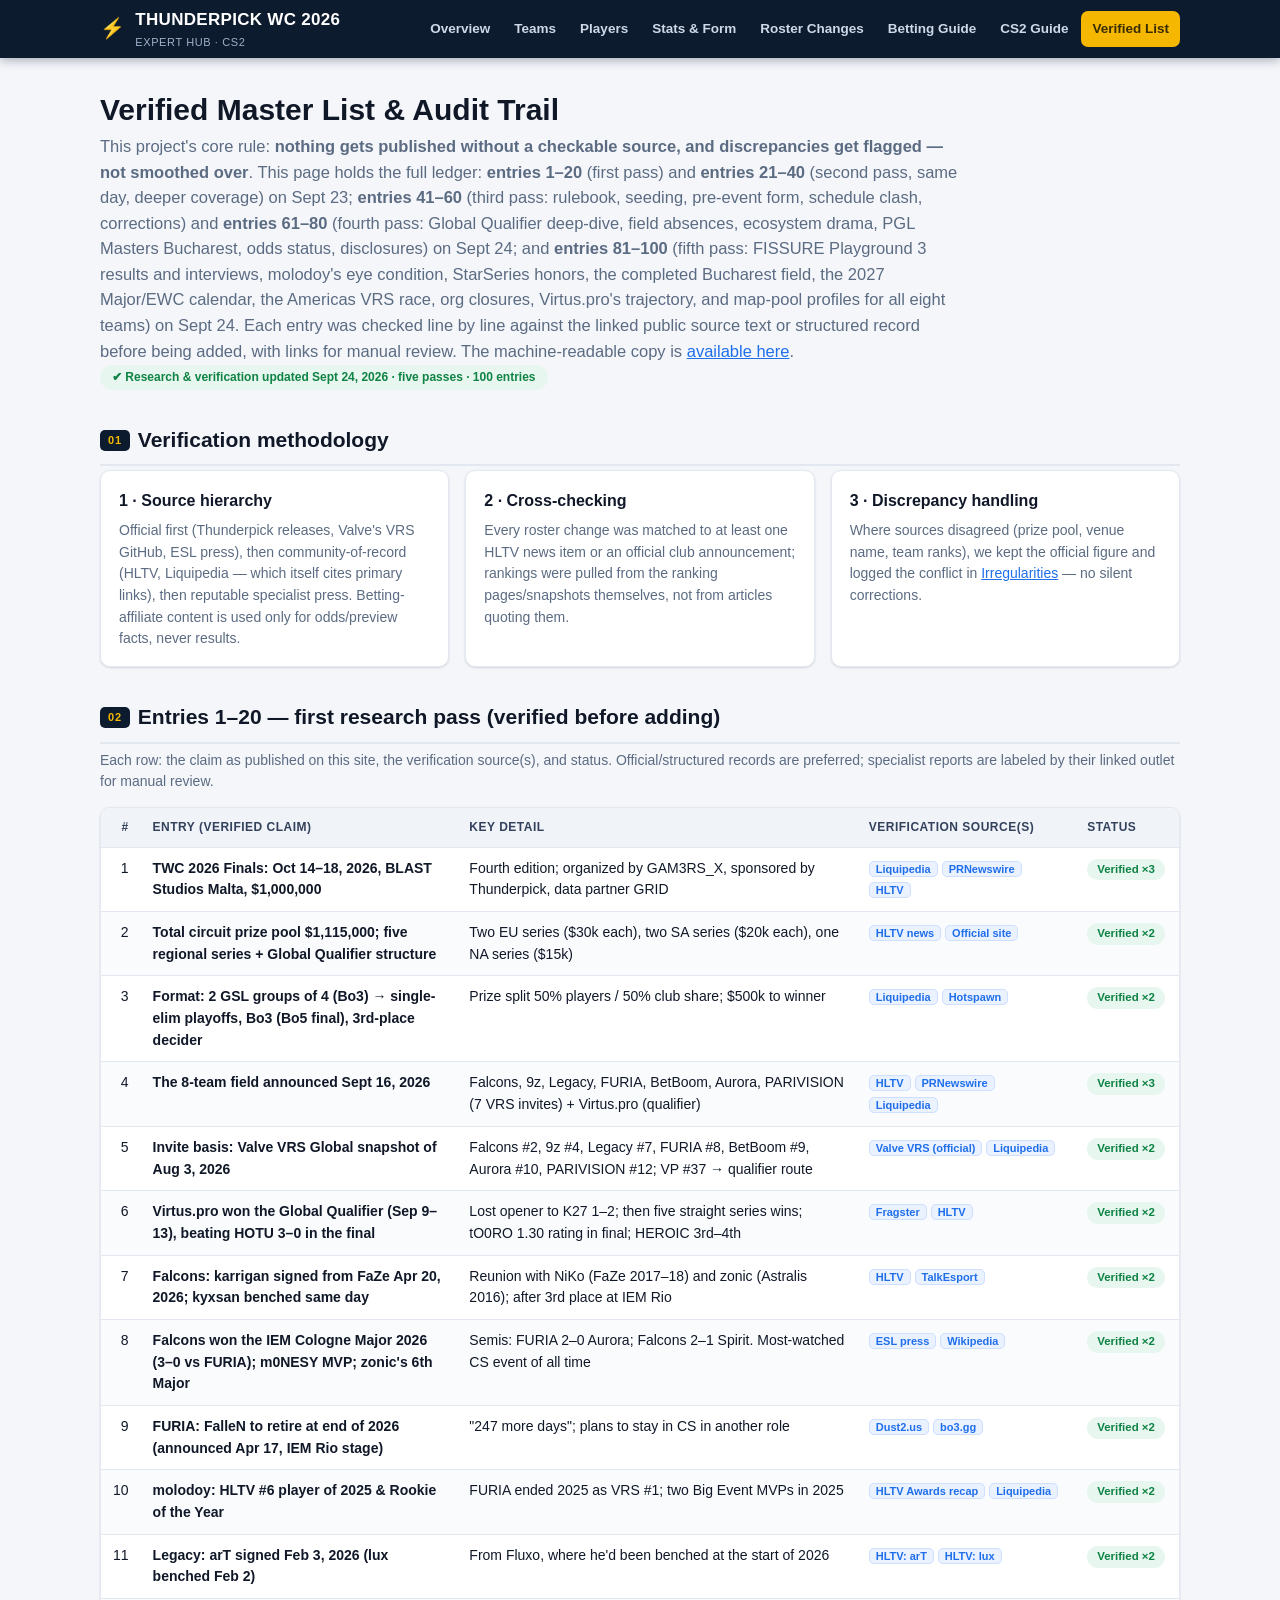
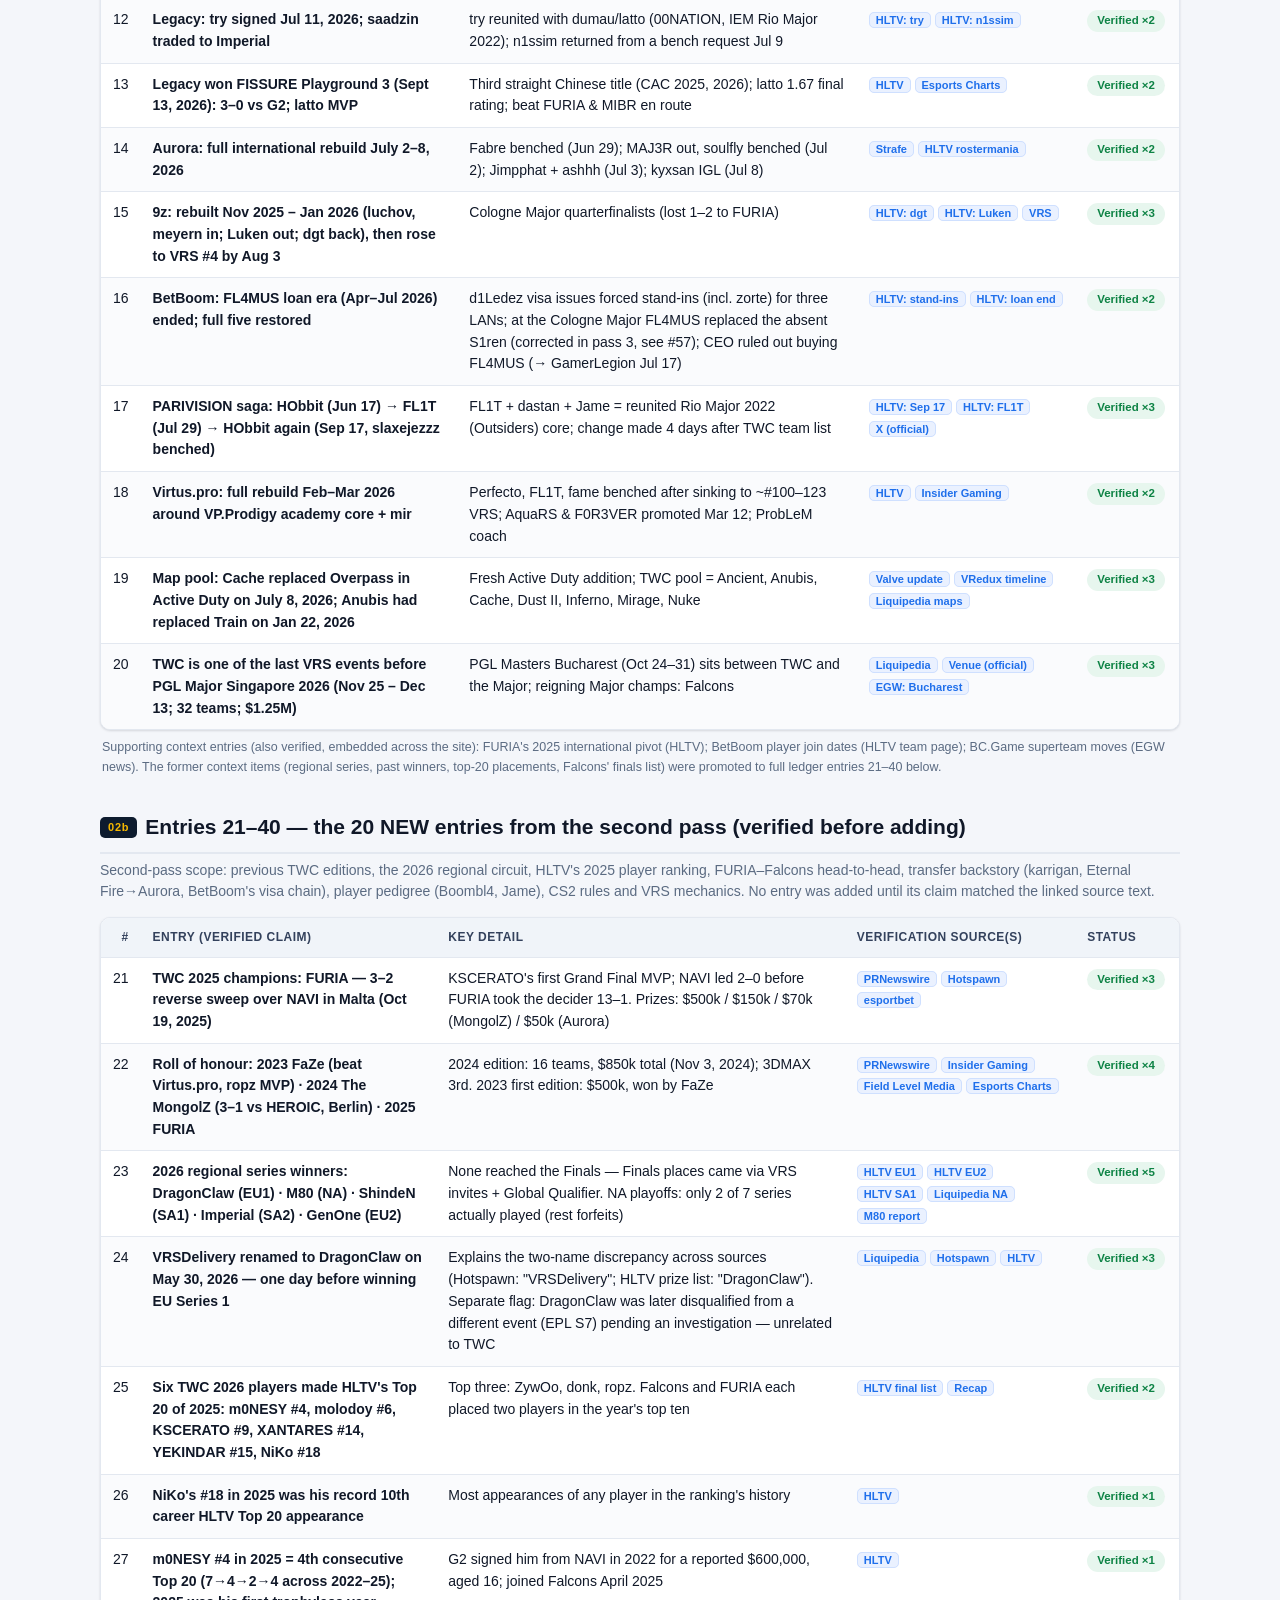
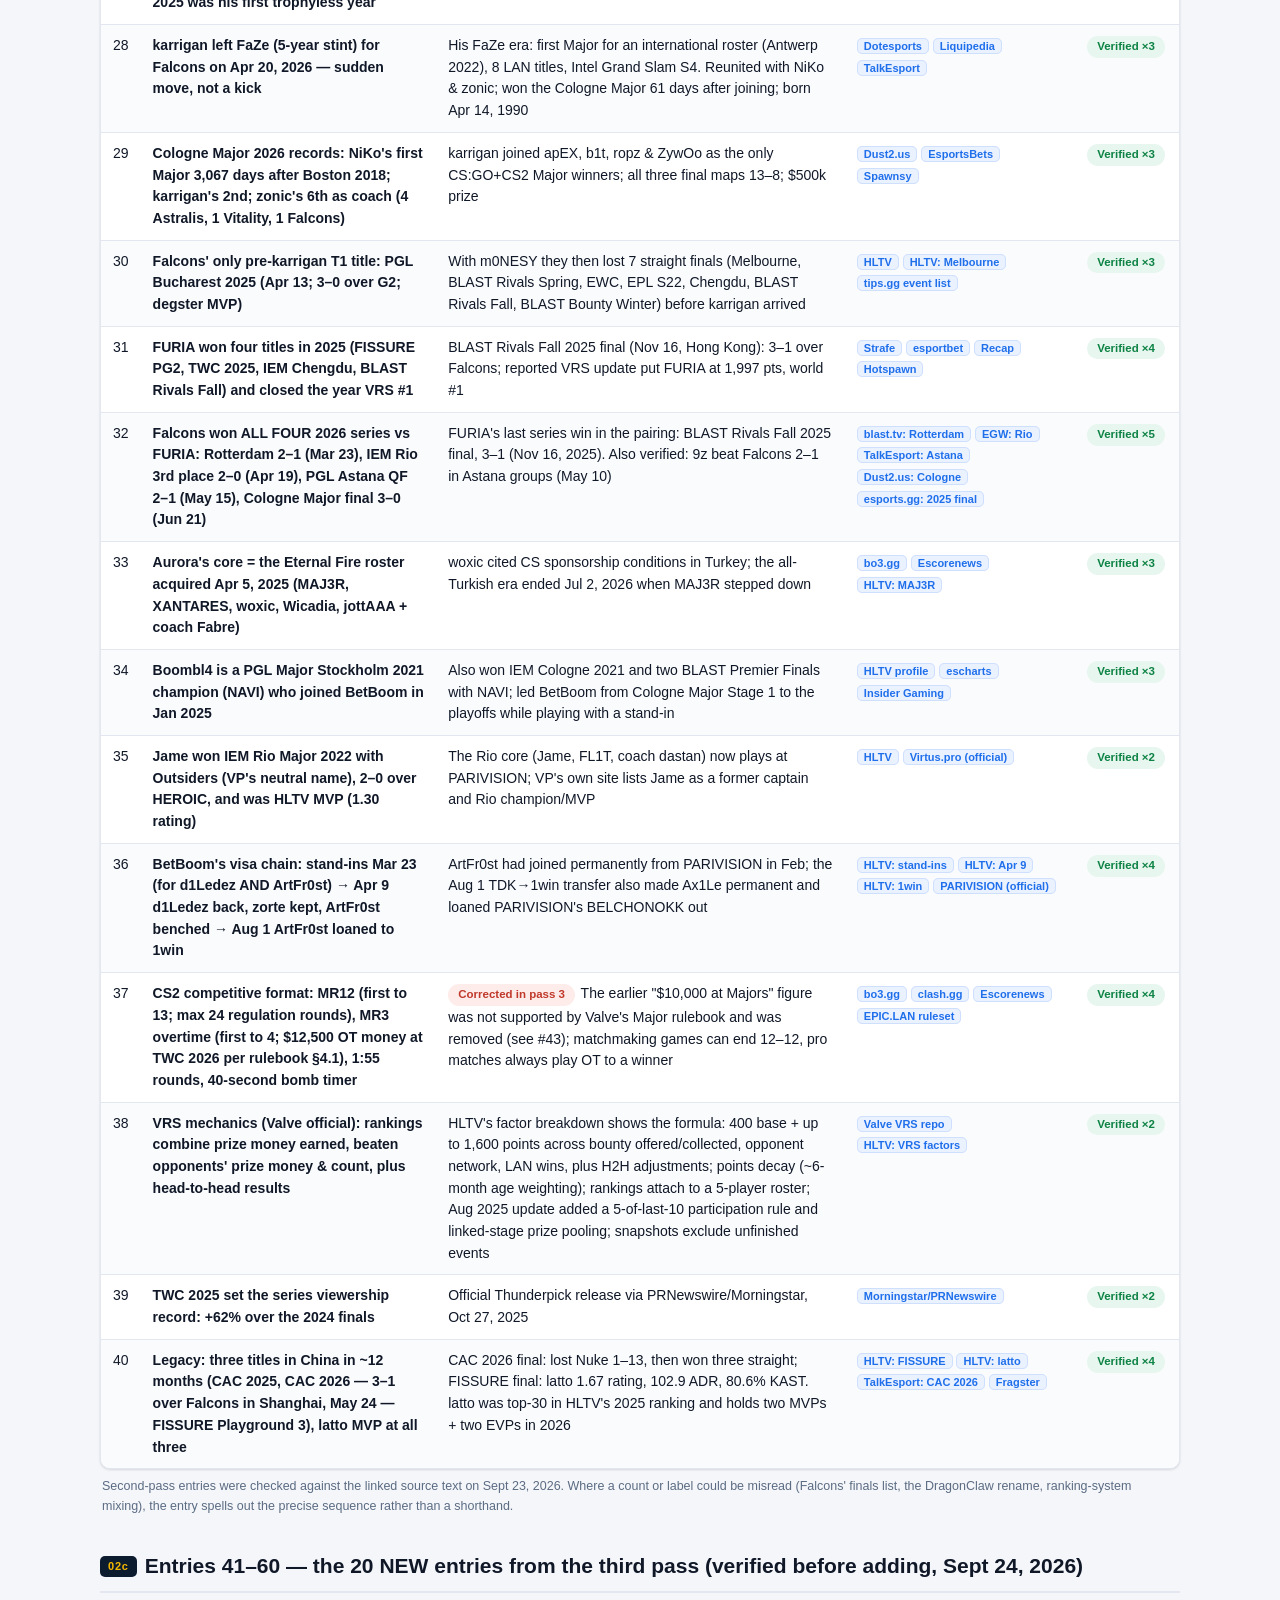
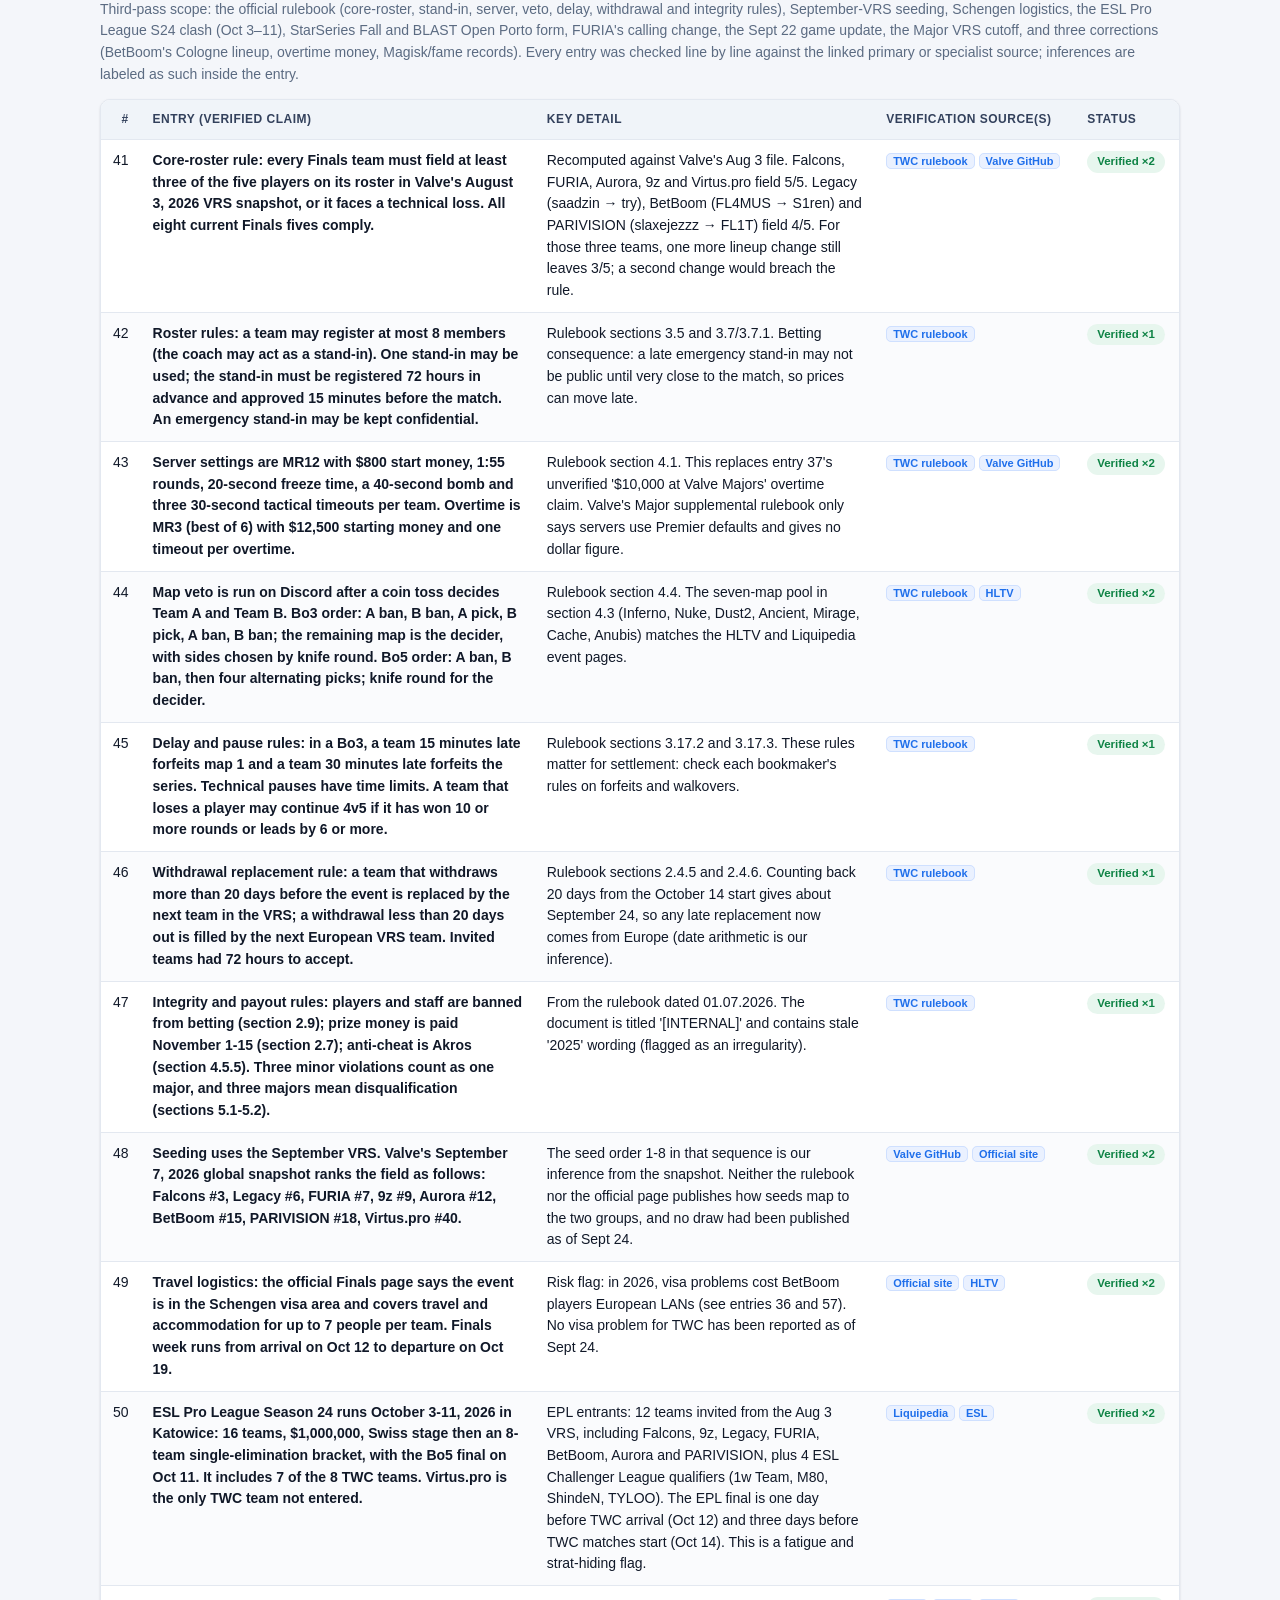
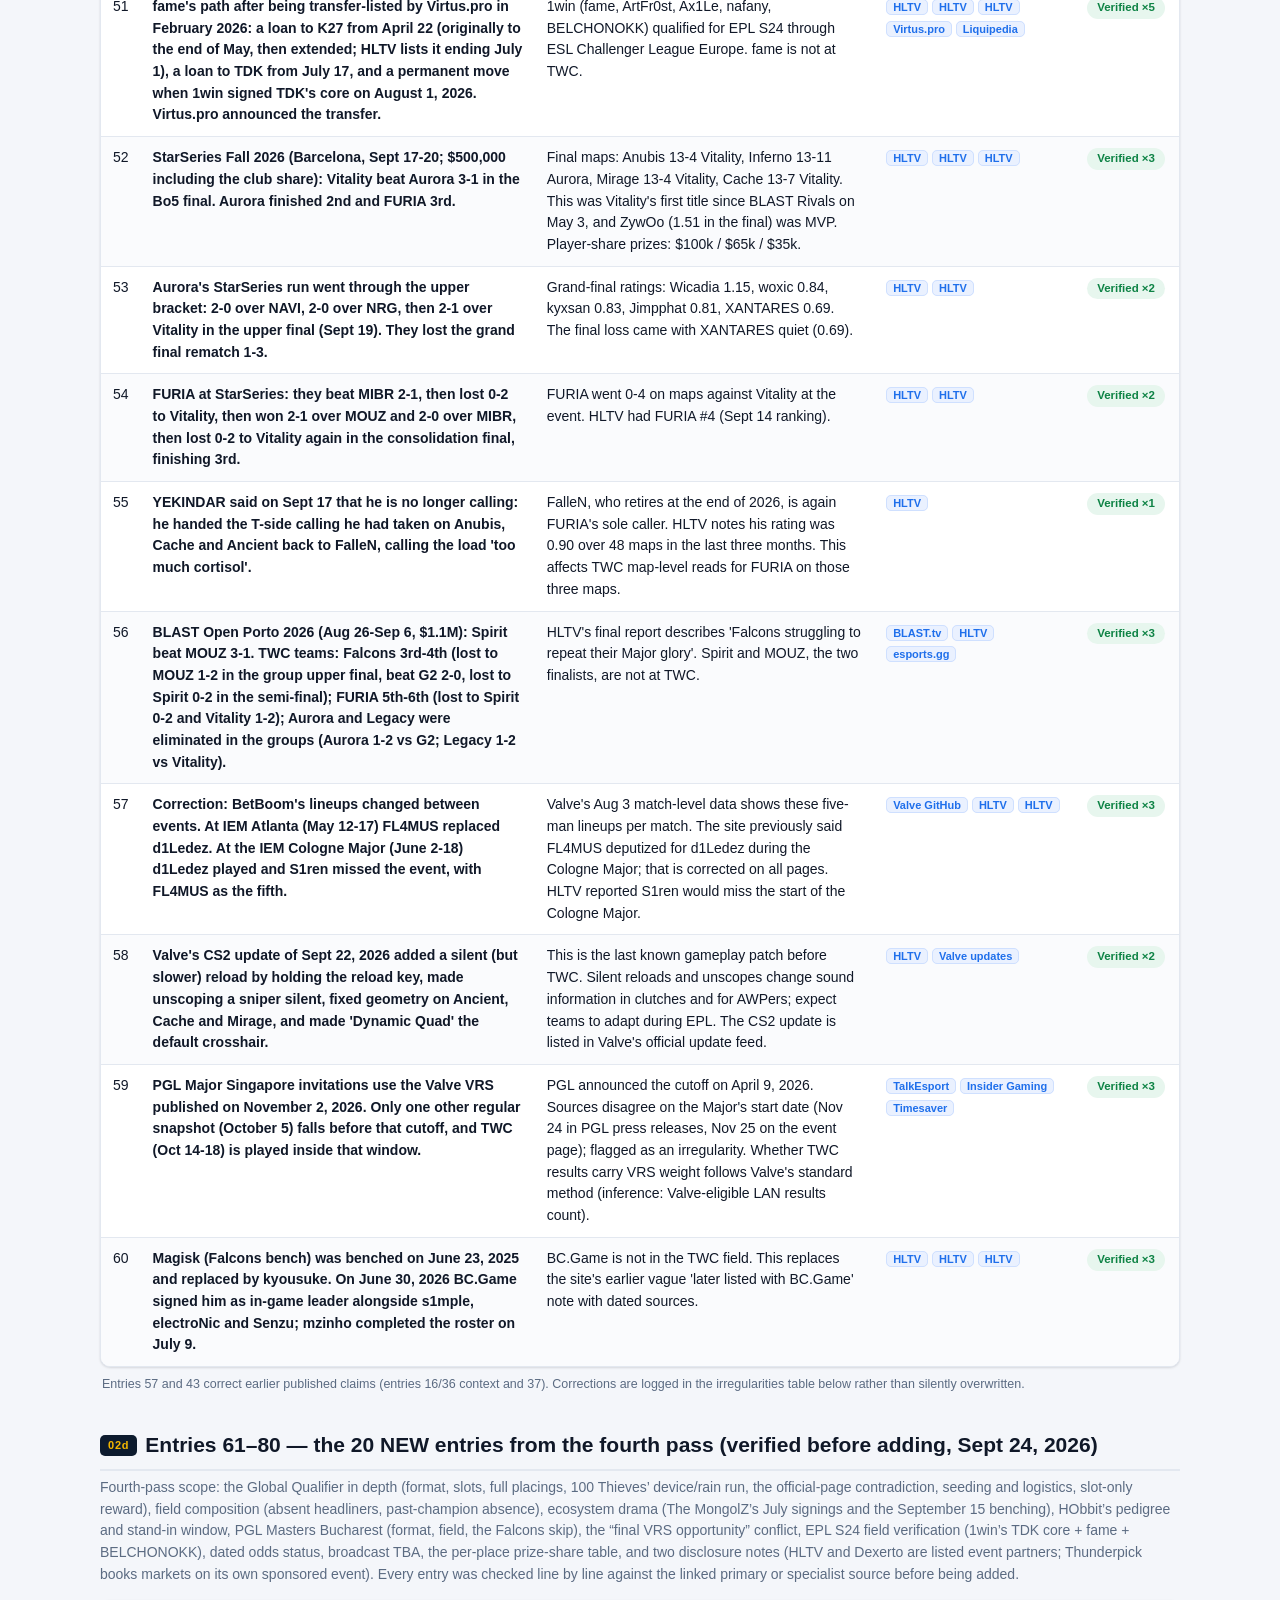
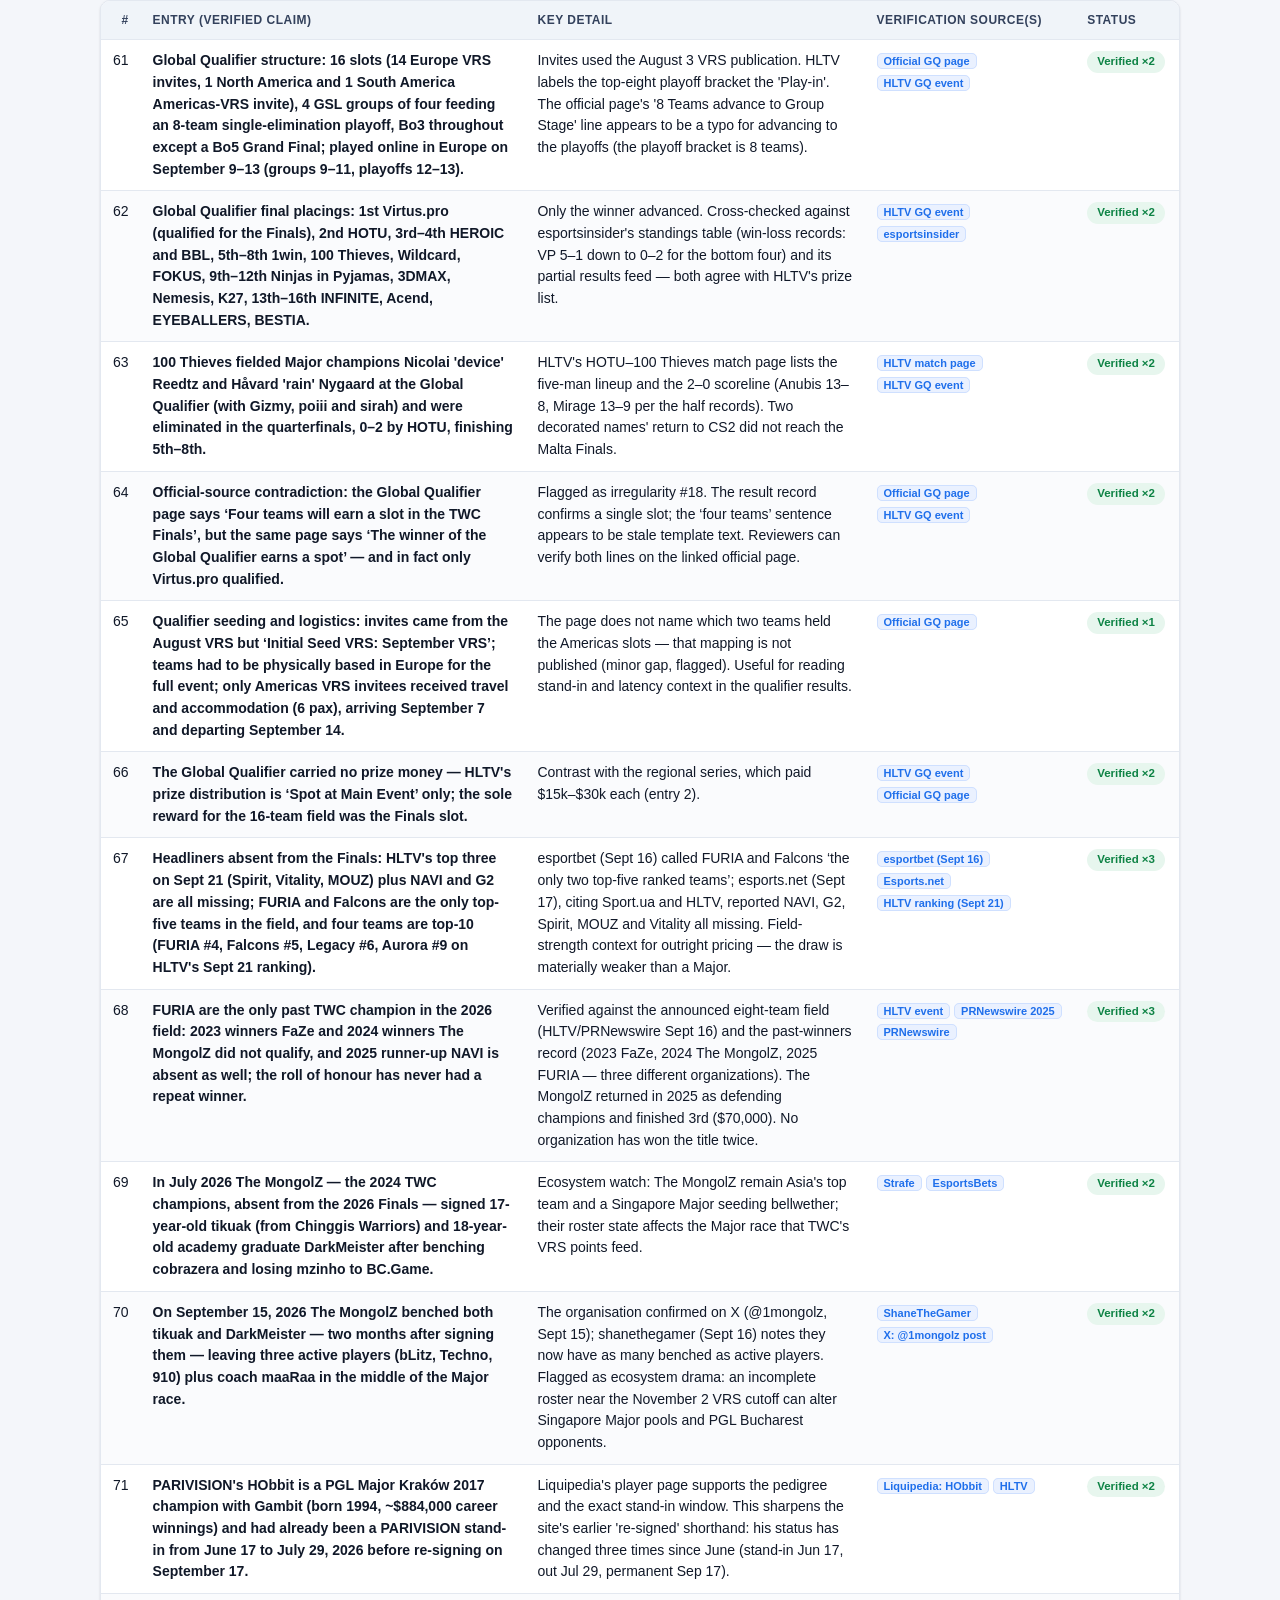
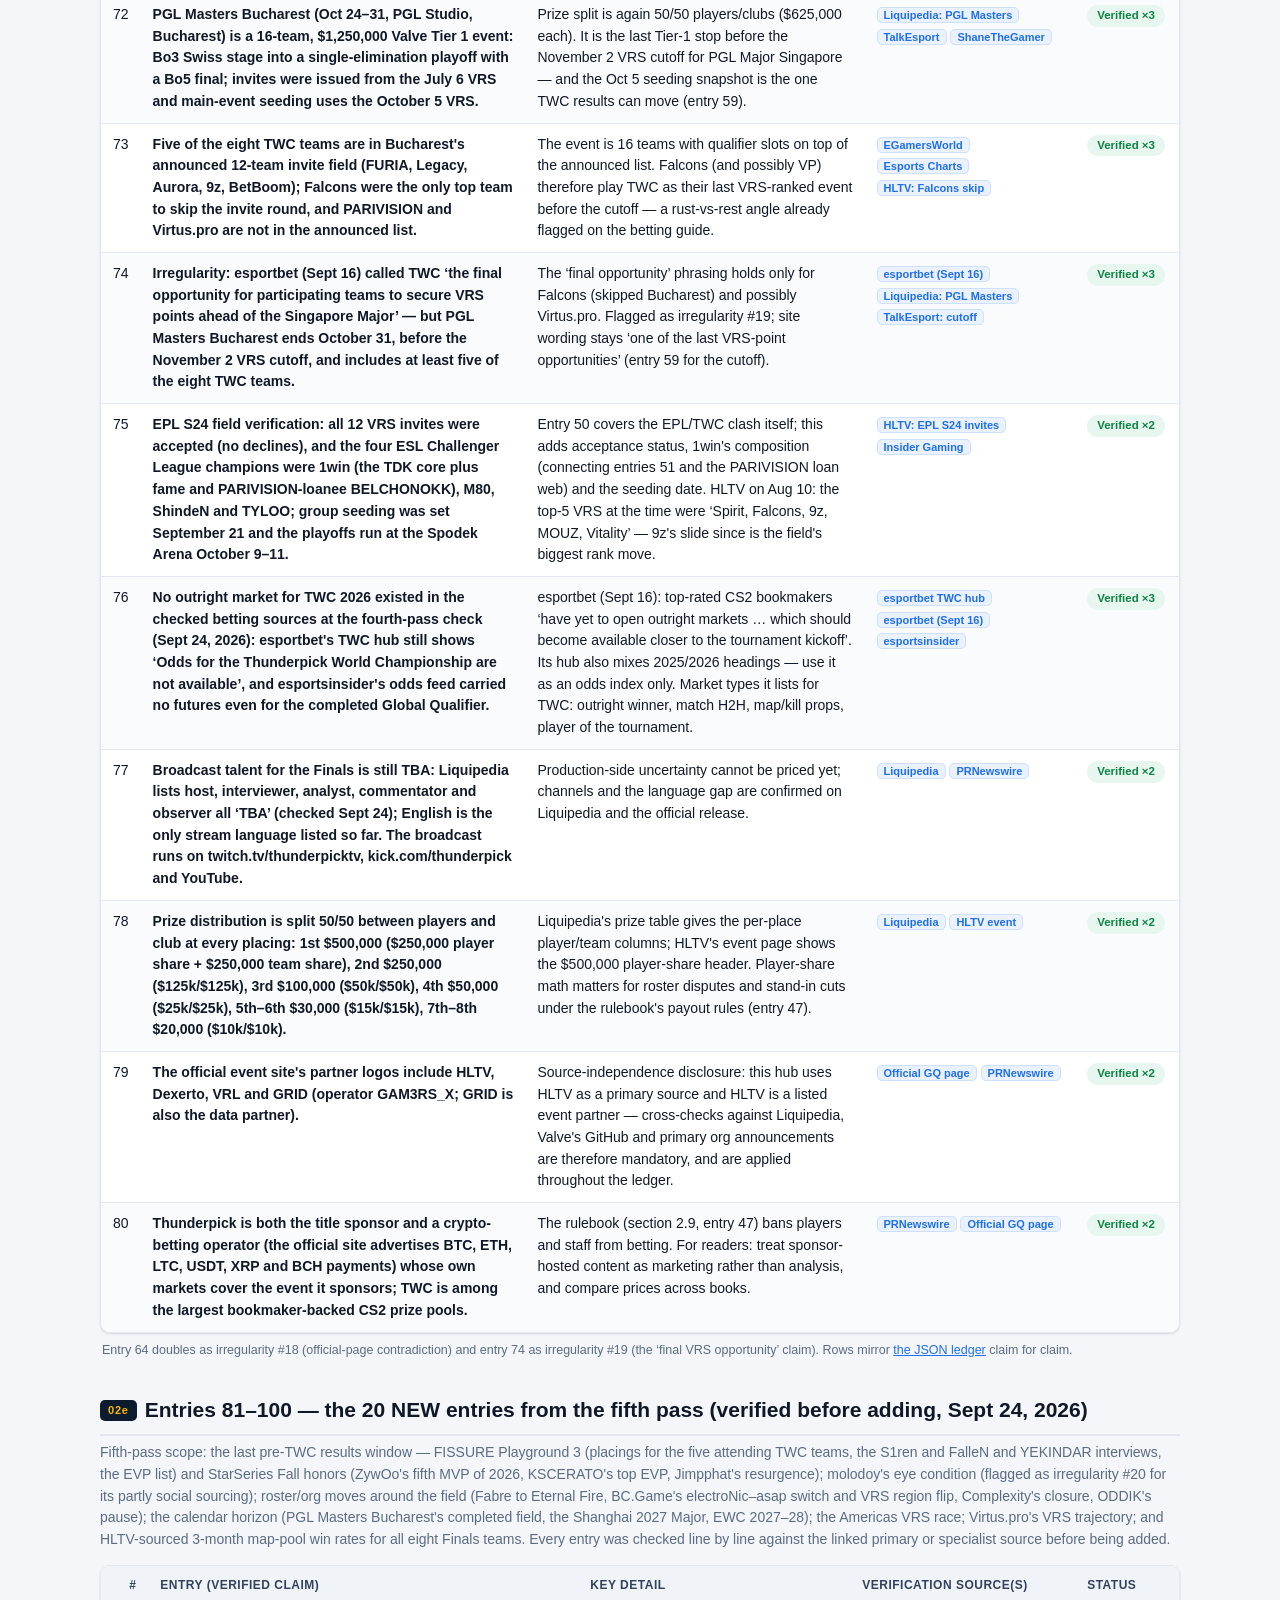
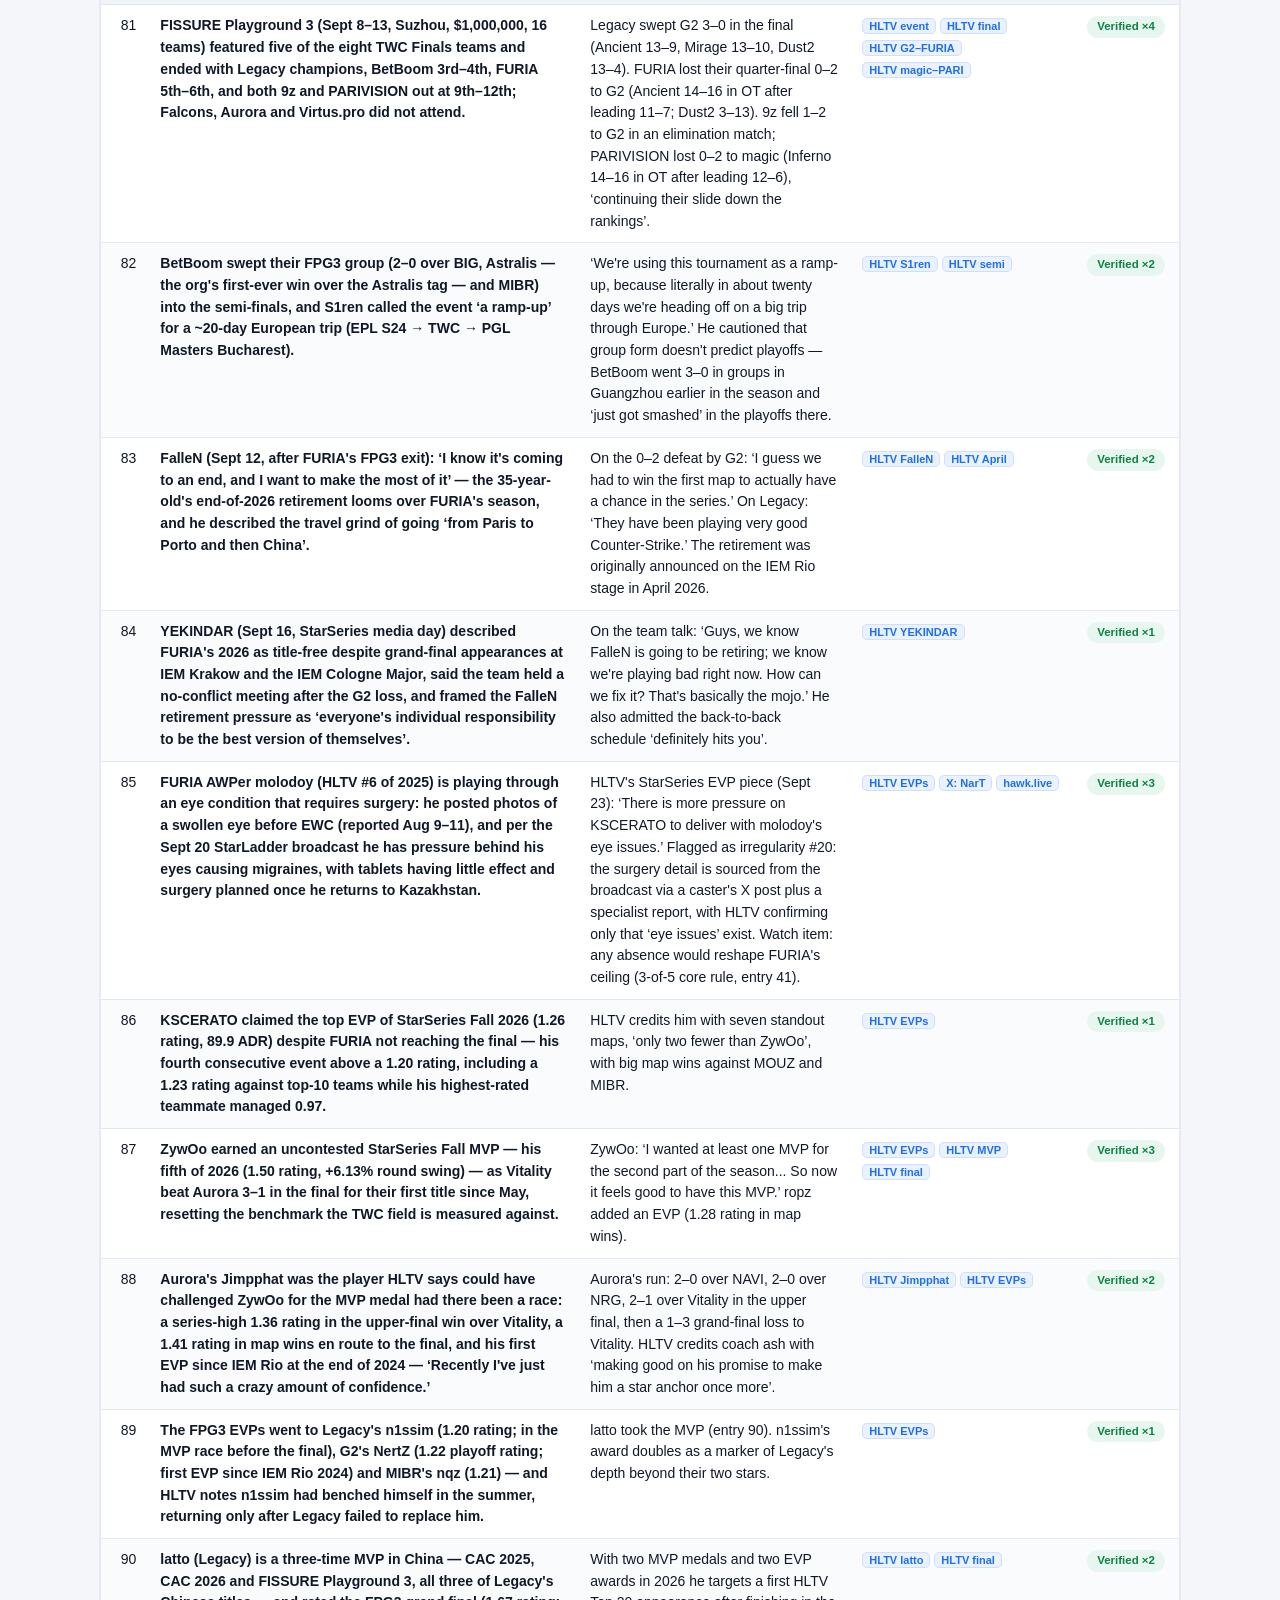
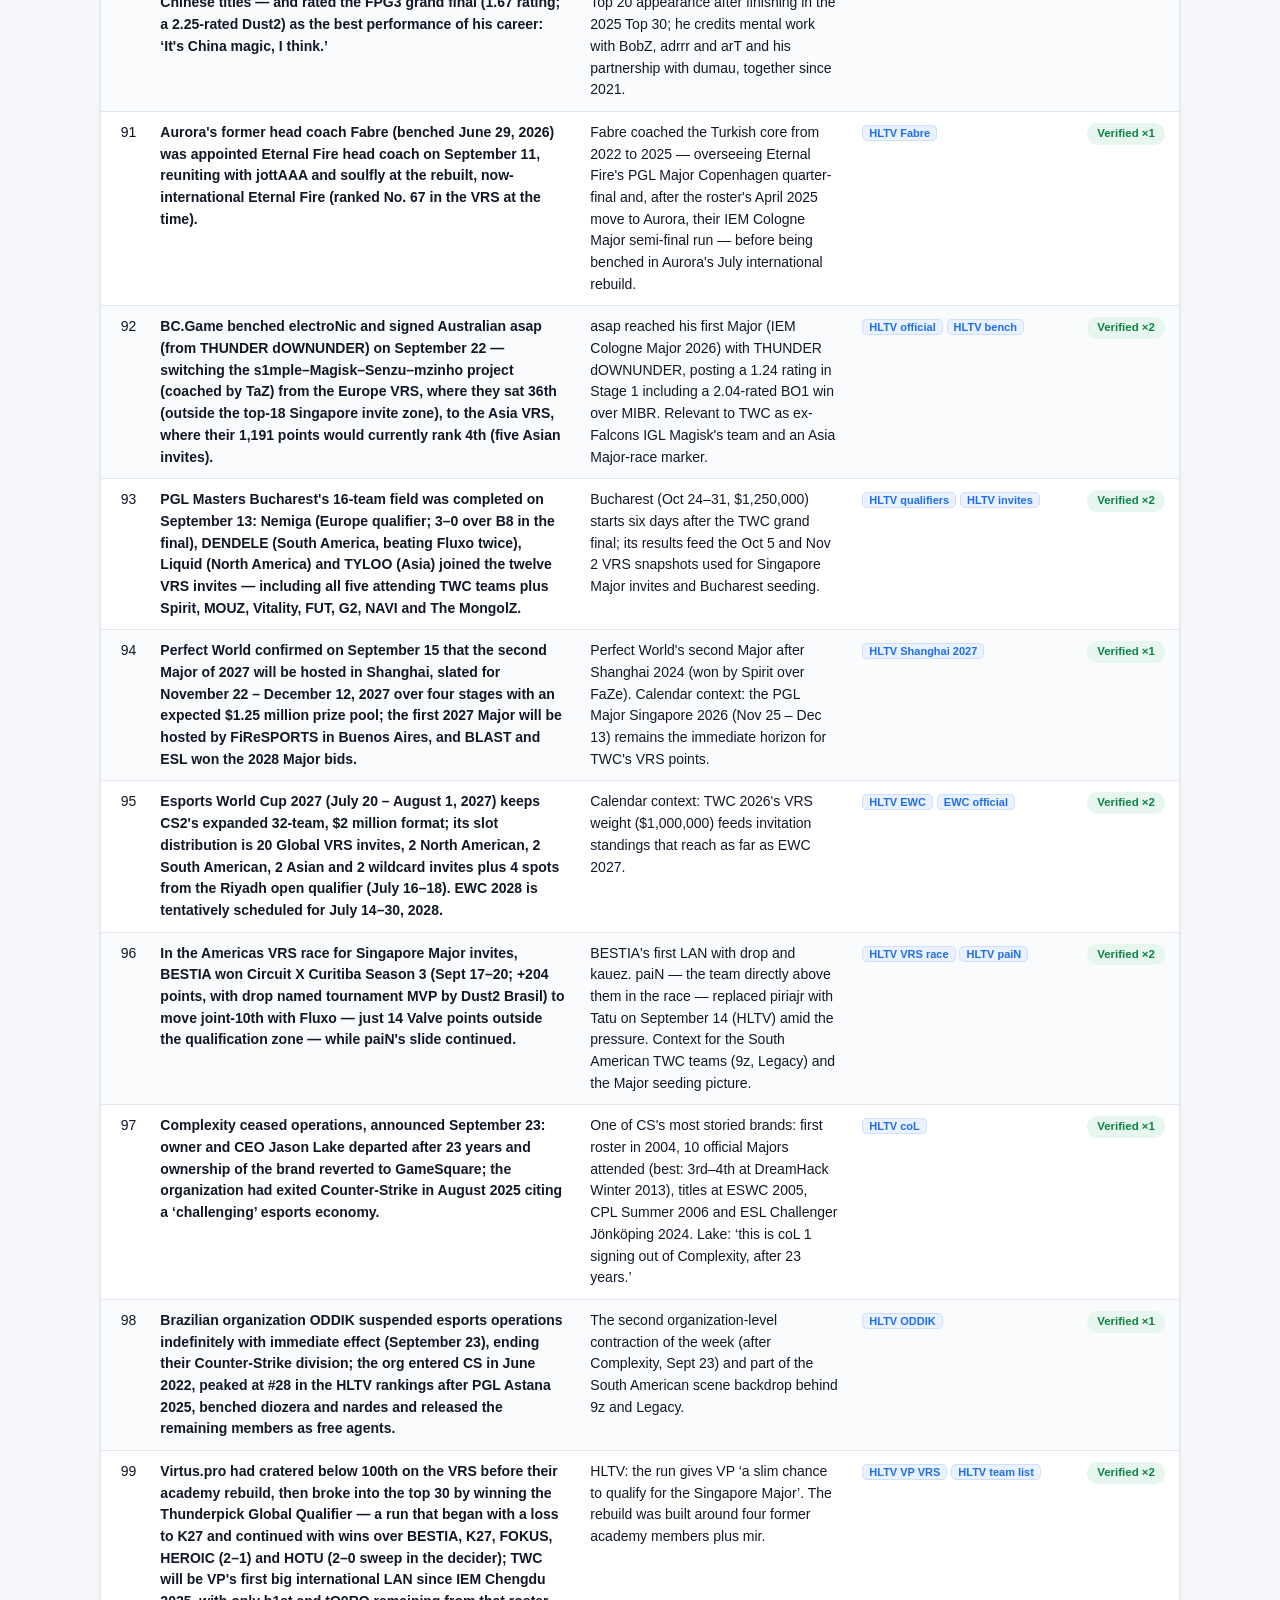
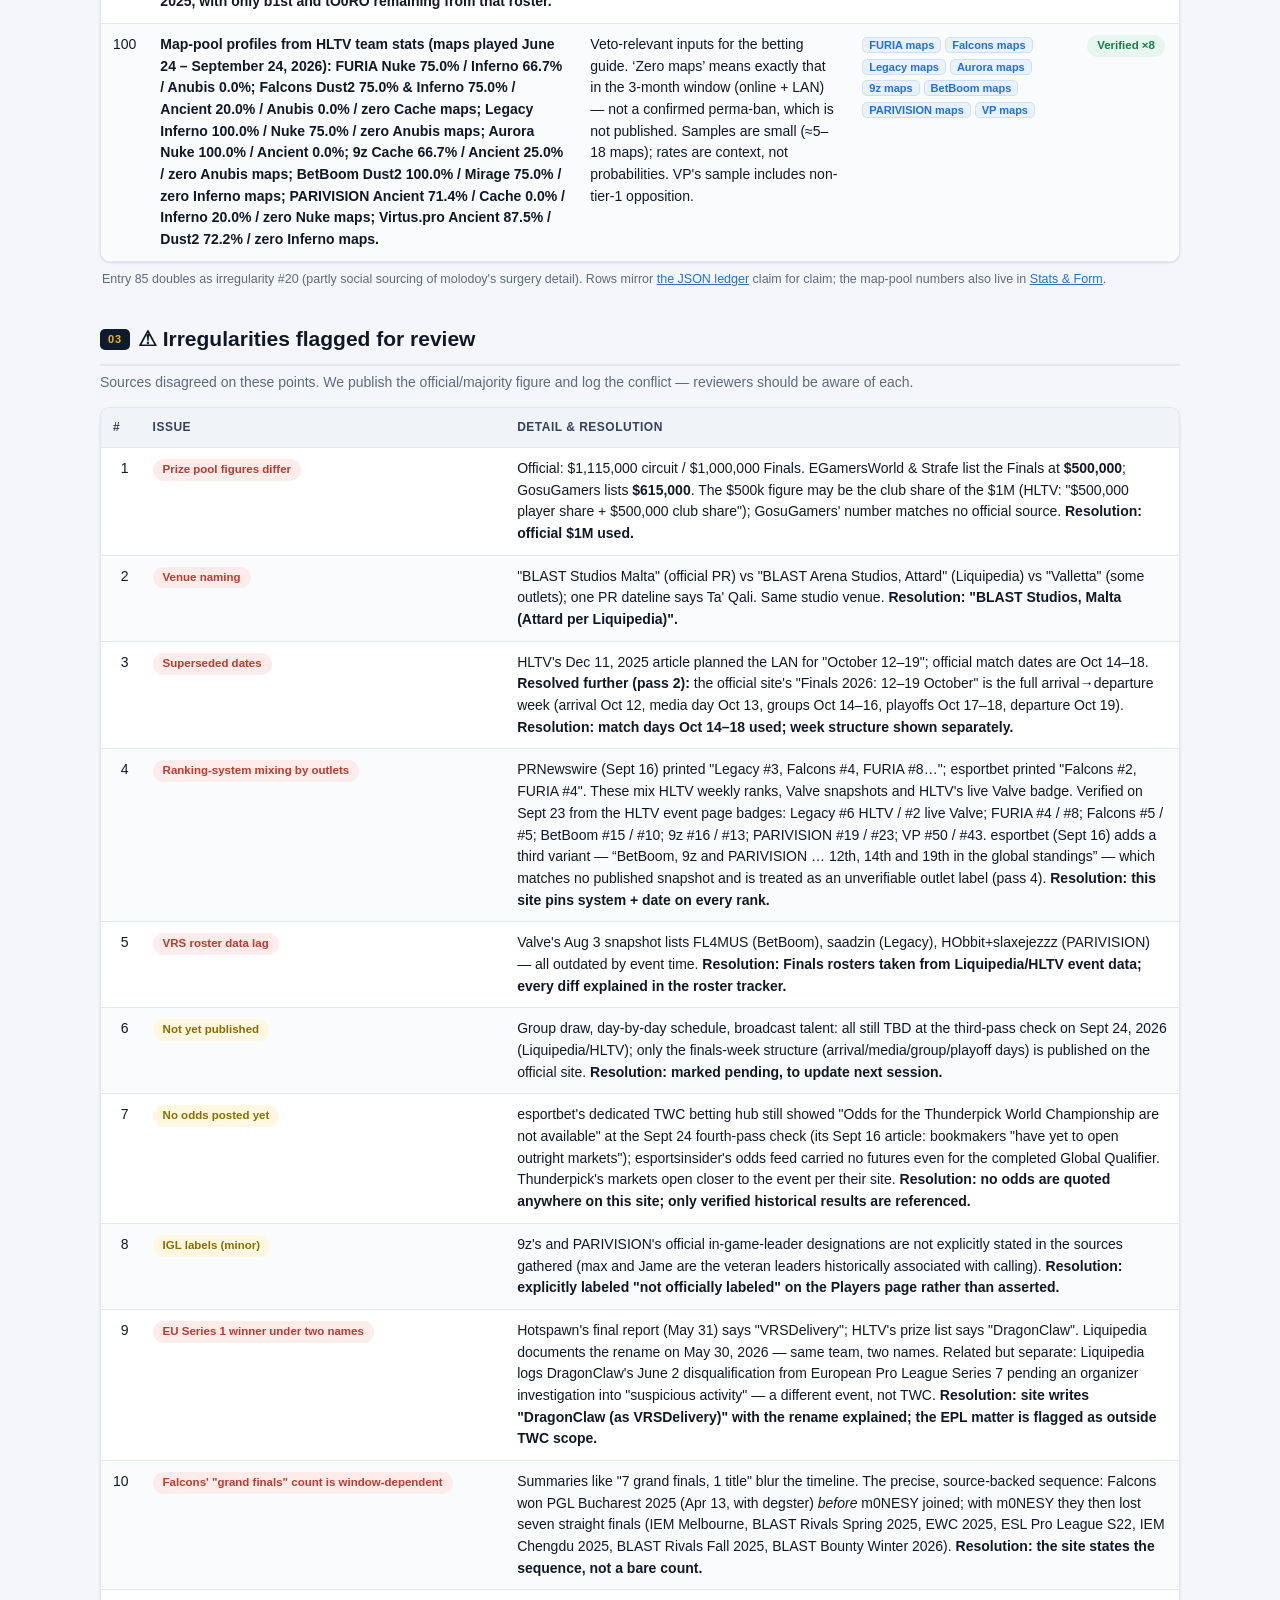
<file: master-list.html>
<!DOCTYPE html>
<html lang="en">
<head>
<meta charset="UTF-8">
<meta name="viewport" content="width=device-width, initial-scale=1.0">
<title>Verified Master List &amp; Audit — TWC 2026 Expert Hub</title>
<meta name="description" content="The verification ledger for the TWC 2026 Expert Hub: 100 dated research entries (five passes) checked line by line against public sources, flagged irregularities, limitations, and the complete source directory.">
<link rel="stylesheet" href="assets/style.css">
</head>
<body>
<a class="skip-link" href="#main-content">Skip to content</a>

<header class="site-header">
  <nav class="nav-inner" aria-label="Main">
    <a class="brand" href="index.html"><span class="bolt">⚡</span><span>THUNDERPICK WC 2026<small>EXPERT HUB · CS2</small></span></a>
    <div class="nav-links">
      <a href="index.html">Overview</a>
      <a href="teams.html">Teams</a>
      <a href="players.html">Players</a>
      <a href="stats.html">Stats &amp; Form</a>
      <a href="roster-changes.html">Roster Changes</a>
      <a href="betting-guide.html">Betting Guide</a>
      <a href="cs2-guide.html">CS2 Guide</a>
      <a href="master-list.html" class="active">Verified List</a>
    </div>
  </nav>
</header>

<main id="main-content">

<div class="page-head">
  <h1>Verified Master List &amp; Audit Trail</h1>
  <p class="lede">This project's core rule: <b>nothing gets published without a checkable source, and discrepancies get flagged — not smoothed over</b>. This page holds the full ledger: <b>entries 1–20</b> (first pass) and <b>entries 21–40</b> (second pass, same day, deeper coverage) on Sept 23; <b>entries 41–60</b> (third pass: rulebook, seeding, pre-event form, schedule clash, corrections) and <b>entries 61–80</b> (fourth pass: Global Qualifier deep-dive, field absences, ecosystem drama, PGL Masters Bucharest, odds status, disclosures) on Sept 24; and <b>entries 81–100</b> (fifth pass: FISSURE Playground 3 results and interviews, molodoy's eye condition, StarSeries honors, the completed Bucharest field, the 2027 Major/EWC calendar, the Americas VRS race, org closures, Virtus.pro's trajectory, and map-pool profiles for all eight teams) on Sept 24. Each entry was checked line by line against the linked public source text or structured record before being added, with links for manual review. The machine-readable copy is <a href="data/research-ledger.json">available here</a>.</p>
  <span class="updated">✔ Research &amp; verification updated Sept 24, 2026 · five passes · 100 entries</span>
</div>

<div class="section">
  <h2><span class="sec-tag">01</span>Verification methodology</h2>
  <div class="grid cols-3">
    <div class="card">
      <h3>1 · Source hierarchy</h3>
      <p>Official first (Thunderpick releases, Valve's VRS GitHub, ESL press), then community-of-record (HLTV, Liquipedia — which itself cites primary links), then reputable specialist press. Betting-affiliate content is used only for odds/preview facts, never results.</p>
    </div>
    <div class="card">
      <h3>2 · Cross-checking</h3>
      <p>Every roster change was matched to at least one HLTV news item or an official club announcement; rankings were pulled from the ranking pages/snapshots themselves, not from articles quoting them.</p>
    </div>
    <div class="card">
      <h3>3 · Discrepancy handling</h3>
      <p>Where sources disagreed (prize pool, venue name, team ranks), we kept the official figure and logged the conflict in <a href="#irregularities">Irregularities</a> — no silent corrections.</p>
    </div>
  </div>
</div>

<div class="section">
  <h2><span class="sec-tag">02</span>Entries 1–20 — first research pass (verified before adding)</h2>
  <p class="sub">Each row: the claim as published on this site, the verification source(s), and status. Official/structured records are preferred; specialist reports are labeled by their linked outlet for manual review.</p>
  <div class="table-wrap">
    <table>
      <thead><tr><th class="num">#</th><th>Entry (verified claim)</th><th>Key detail</th><th>Verification source(s)</th><th>Status</th></tr></thead>
      <tbody>
        <tr><td class="num">1</td><td><b>TWC 2026 Finals: Oct 14–18, 2026, BLAST Studios Malta, $1,000,000</b></td><td>Fourth edition; organized by GAM3RS_X, sponsored by Thunderpick, data partner GRID</td><td><a class="src" href="https://liquipedia.net/counterstrike/Thunderpick/World_Championship/2026" target="_blank" rel="noopener">Liquipedia</a> <a class="src" href="https://www.prnewswire.com/news-releases/thunderpick-world-championship-2026-returns-to-malta-with-1-million-prize-pool-302850221.html" target="_blank" rel="noopener">PRNewswire</a> <a class="src" href="https://www.hltv.org/events/8932/thunderpick-world-championship-2026" target="_blank" rel="noopener">HLTV</a></td><td><span class="badge ok">Verified ×3</span></td></tr>
        <tr><td class="num">2</td><td><b>Total circuit prize pool $1,115,000; five regional series + Global Qualifier structure</b></td><td>Two EU series ($30k each), two SA series ($20k each), one NA series ($15k)</td><td><a class="src" href="https://www.hltv.org/news/43425/thunderpick-world-championship-2026-additional-information-revealed" target="_blank" rel="noopener">HLTV news</a> <a class="src" href="https://world-championship.thunderpick.io/" target="_blank" rel="noopener">Official site</a></td><td><span class="badge ok">Verified ×2</span></td></tr>
        <tr><td class="num">3</td><td><b>Format: 2 GSL groups of 4 (Bo3) → single-elim playoffs, Bo3 (Bo5 final), 3rd-place decider</b></td><td>Prize split 50% players / 50% club share; $500k to winner</td><td><a class="src" href="https://liquipedia.net/counterstrike/Thunderpick/World_Championship/2026" target="_blank" rel="noopener">Liquipedia</a> <a class="src" href="https://www.hotspawn.com/counter-strike/tournament/thunderpick-world-championship-2026-2" target="_blank" rel="noopener">Hotspawn</a></td><td><span class="badge ok">Verified ×2</span></td></tr>
        <tr><td class="num">4</td><td><b>The 8-team field announced Sept 16, 2026</b></td><td>Falcons, 9z, Legacy, FURIA, BetBoom, Aurora, PARIVISION (7 VRS invites) + Virtus.pro (qualifier)</td><td><a class="src" href="https://www.hltv.org/news/45525/falcons-and-furia-headline-thunderpick-world-championship-team-list" target="_blank" rel="noopener">HLTV</a> <a class="src" href="https://www.prnewswire.com/news-releases/thunderpick-world-championship-2026-reveals-eight-team-field-for-1-million-malta-finals-302880720.html" target="_blank" rel="noopener">PRNewswire</a> <a class="src" href="https://liquipedia.net/counterstrike/Thunderpick/World_Championship/2026" target="_blank" rel="noopener">Liquipedia</a></td><td><span class="badge ok">Verified ×3</span></td></tr>
        <tr><td class="num">5</td><td><b>Invite basis: Valve VRS Global snapshot of Aug 3, 2026</b></td><td>Falcons #2, 9z #4, Legacy #7, FURIA #8, BetBoom #9, Aurora #10, PARIVISION #12; VP #37 → qualifier route</td><td><a class="src" href="https://github.com/ValveSoftware/counter-strike_regional_standings/blob/main/invitation/2026/standings_global_2026_08_03.md" target="_blank" rel="noopener">Valve VRS (official)</a> <a class="src" href="https://liquipedia.net/counterstrike/Thunderpick/World_Championship/2026" target="_blank" rel="noopener">Liquipedia</a></td><td><span class="badge ok">Verified ×2</span></td></tr>
        <tr><td class="num">6</td><td><b>Virtus.pro won the Global Qualifier (Sep 9–13), beating HOTU 3–0 in the final</b></td><td>Lost opener to K27 1–2; then five straight series wins; tO0RO 1.30 rating in final; HEROIC 3rd–4th</td><td><a class="src" href="https://www.fragster.com/virtus-pro-thunderpick-world-championship-2026/" target="_blank" rel="noopener">Fragster</a> <a class="src" href="https://www.hltv.org/events/9308/thunderpick-world-championship-2026-closed-qualifier" target="_blank" rel="noopener">HLTV</a></td><td><span class="badge ok">Verified ×2</span></td></tr>
        <tr><td class="num">7</td><td><b>Falcons: karrigan signed from FaZe Apr 20, 2026; kyxsan benched same day</b></td><td>Reunion with NiKo (FaZe 2017–18) and zonic (Astralis 2016); after 3rd place at IEM Rio</td><td><a class="src" href="https://www.hltv.org/news/44428/falcons-confirm-karrigan-signing" target="_blank" rel="noopener">HLTV</a> <a class="src" href="https://www.talkesport.com/news/cs2/karrigan-joins-falcons/" target="_blank" rel="noopener">TalkEsport</a></td><td><span class="badge ok">Verified ×2</span></td></tr>
        <tr><td class="num">8</td><td><b>Falcons won the IEM Cologne Major 2026 (3–0 vs FURIA); m0NESY MVP; zonic's 6th Major</b></td><td>Semis: FURIA 2–0 Aurora; Falcons 2–1 Spirit. Most-watched CS event of all time</td><td><a class="src" href="https://eslfaceitgroup.com/press/intel-extreme-masters-cologne-2026-major-breaks-records-as-the-most-watched-counter-strike-tournament-of-all-time/" target="_blank" rel="noopener">ESL press</a> <a class="src" href="https://en.wikipedia.org/wiki/IEM_Cologne_Major_2026" target="_blank" rel="noopener">Wikipedia</a></td><td><span class="badge ok">Verified ×2</span></td></tr>
        <tr><td class="num">9</td><td><b>FURIA: FalleN to retire at end of 2026 (announced Apr 17, IEM Rio stage)</b></td><td>"247 more days"; plans to stay in CS in another role</td><td><a class="src" href="https://www.dust2.us/news/72948/breaking-fallen-announces-retirement-on-stage-at-iem-rio" target="_blank" rel="noopener">Dust2.us</a> <a class="src" href="https://bo3.gg/news/fallen-announces-retirement-at-the-end-of-2026" target="_blank" rel="noopener">bo3.gg</a></td><td><span class="badge ok">Verified ×2</span></td></tr>
        <tr><td class="num">10</td><td><b>molodoy: HLTV #6 player of 2025 &amp; Rookie of the Year</b></td><td>FURIA ended 2025 as VRS #1; two Big Event MVPs in 2025</td><td><a class="src" href="https://esports-news.co.uk/2026/01/12/hltv-awards-all-winners-cs2-2025/" target="_blank" rel="noopener">HLTV Awards recap</a> <a class="src" href="https://liquipedia.net/counterstrike/Molodoy" target="_blank" rel="noopener">Liquipedia</a></td><td><span class="badge ok">Verified ×2</span></td></tr>
        <tr><td class="num">11</td><td><b>Legacy: arT signed Feb 3, 2026 (lux benched Feb 2)</b></td><td>From Fluxo, where he'd been benched at the start of 2026</td><td><a class="src" href="https://www.hltv.org/news/43812/official-legacy-sign-art" target="_blank" rel="noopener">HLTV: arT</a> <a class="src" href="https://www.hltv.org/news/43796/official-legacy-bench-lux-reported-to-sign-art" target="_blank" rel="noopener">HLTV: lux</a></td><td><span class="badge ok">Verified ×2</span></td></tr>
        <tr><td class="num">12</td><td><b>Legacy: try signed Jul 11, 2026; saadzin traded to Imperial</b></td><td>try reunited with dumau/latto (00NATION, IEM Rio Major 2022); n1ssim returned from a bench request Jul 9</td><td><a class="src" href="https://www.hltv.org/news/45114/official-legacy-sign-try" target="_blank" rel="noopener">HLTV: try</a> <a class="src" href="https://www.hltv.org/news/45100/official-n1ssim-returns-to-legacys-active-lineup" target="_blank" rel="noopener">HLTV: n1ssim</a></td><td><span class="badge ok">Verified ×2</span></td></tr>
        <tr><td class="num">13</td><td><b>Legacy won FISSURE Playground 3 (Sept 13, 2026): 3–0 vs G2; latto MVP</b></td><td>Third straight Chinese title (CAC 2025, 2026); latto 1.67 final rating; beat FURIA &amp; MIBR en route</td><td><a class="src" href="https://www.hltv.org/news/45509/legacy-sweep-g2-to-lift-fissure-playground-3-trophy" target="_blank" rel="noopener">HLTV</a> <a class="src" href="https://escharts.com/tournaments/csgo/fissure-playground-3" target="_blank" rel="noopener">Esports Charts</a></td><td><span class="badge ok">Verified ×2</span></td></tr>
        <tr><td class="num">14</td><td><b>Aurora: full international rebuild July 2–8, 2026</b></td><td>Fabre benched (Jun 29); MAJ3R out, soulfly benched (Jul 2); Jimpphat + ashhh (Jul 3); kyxsan IGL (Jul 8)</td><td><a class="src" href="https://www.strafe.com/news/read/aurora-locks-in-new-cs2-roster-with-kyxsan-and-jimpphat/" target="_blank" rel="noopener">Strafe</a> <a class="src" href="https://www.hltv.org/news/44998/summer-2026-rostermania-as-it-happened" target="_blank" rel="noopener">HLTV rostermania</a></td><td><span class="badge ok">Verified ×2</span></td></tr>
        <tr><td class="num">15</td><td><b>9z: rebuilt Nov 2025 – Jan 2026 (luchov, meyern in; Luken out; dgt back), then rose to VRS #4 by Aug 3</b></td><td>Cologne Major quarterfinalists (lost 1–2 to FURIA)</td><td><a class="src" href="https://www.hltv.org/news/43643/dgt-returns-to-9z" target="_blank" rel="noopener">HLTV: dgt</a> <a class="src" href="https://www.hltv.org/news/43581/luken-departs-9z" target="_blank" rel="noopener">HLTV: Luken</a> <a class="src" href="https://github.com/ValveSoftware/counter-strike_regional_standings/blob/main/invitation/2026/standings_global_2026_08_03.md" target="_blank" rel="noopener">VRS</a></td><td><span class="badge ok">Verified ×3</span></td></tr>
        <tr><td class="num">16</td><td><b>BetBoom: FL4MUS loan era (Apr–Jul 2026) ended; full five restored</b></td><td>d1Ledez visa issues forced stand-ins (incl. zorte) for three LANs; at the Cologne Major FL4MUS replaced the absent S1ren (corrected in pass 3, see #57); CEO ruled out buying FL4MUS (→ GamerLegion Jul 17)</td><td><a class="src" href="https://www.hltv.org/news/44170/betboom-to-field-fl4mus-and-zorte-as-stand-ins-at-upcoming-lans-due-to-visa-issues" target="_blank" rel="noopener">HLTV: stand-ins</a> <a class="src" href="https://www.hltv.org/news/45019/short-news-week-26" target="_blank" rel="noopener">HLTV: loan end</a></td><td><span class="badge ok">Verified ×2</span></td></tr>
        <tr><td class="num">17</td><td><b>PARIVISION saga: HObbit (Jun 17) → FL1T (Jul 29) → HObbit again (Sep 17, slaxejezzz benched)</b></td><td>FL1T + dastan + Jame = reunited Rio Major 2022 (Outsiders) core; change made 4 days after TWC team list</td><td><a class="src" href="https://www.hltv.org/news/45534/parivision-replace-slaxejezzz-with-hobbit" target="_blank" rel="noopener">HLTV: Sep 17</a> <a class="src" href="https://www.hltv.org/news/45200/parivision-sign-fl1t-to-replace-hobbit" target="_blank" rel="noopener">HLTV: FL1T</a> <a class="src" href="https://x.com/parivisiongg/status/2100555617832149185" target="_blank" rel="noopener">X (official)</a></td><td><span class="badge ok">Verified ×3</span></td></tr>
        <tr><td class="num">18</td><td><b>Virtus.pro: full rebuild Feb–Mar 2026 around VP.Prodigy academy core + mir</b></td><td>Perfecto, FL1T, fame benched after sinking to ~#100–123 VRS; AquaRS &amp; F0R3VER promoted Mar 12; ProbLeM coach</td><td><a class="src" href="https://www.hltv.org/news/44059/virtuspro-finalize-roster-with-academy-duo" target="_blank" rel="noopener">HLTV</a> <a class="src" href="https://insider-gaming.com/virtus-pro-2026-roster/" target="_blank" rel="noopener">Insider Gaming</a></td><td><span class="badge ok">Verified ×2</span></td></tr>
        <tr><td class="num">19</td><td><b>Map pool: Cache replaced Overpass in Active Duty on July 8, 2026; Anubis had replaced Train on Jan 22, 2026</b></td><td>Fresh Active Duty addition; TWC pool = Ancient, Anubis, Cache, Dust II, Inferno, Mirage, Nuke</td><td><a class="src" href="https://www.counter-strike.net/news/updates" target="_blank" rel="noopener">Valve update</a> <a class="src" href="https://vredux.com/articles/map-pool-in-cs2" target="_blank" rel="noopener">VRedux timeline</a> <a class="src" href="https://liquipedia.net/counterstrike/Thunderpick/World_Championship/2026" target="_blank" rel="noopener">Liquipedia maps</a></td><td><span class="badge ok">Verified ×3</span></td></tr>
        <tr><td class="num">20</td><td><b>TWC is one of the last VRS events before PGL Major Singapore 2026 (Nov 25 – Dec 13; 32 teams; $1.25M)</b></td><td>PGL Masters Bucharest (Oct 24–31) sits between TWC and the Major; reigning Major champs: Falcons</td><td><a class="src" href="https://liquipedia.net/counterstrike/PGL/2026/Singapore" target="_blank" rel="noopener">Liquipedia</a> <a class="src" href="https://www.thekallang.com.sg/en/things-to-do/events/pgl-major-singapore-2026.html" target="_blank" rel="noopener">Venue (official)</a> <a class="src" href="https://egamersworld.com/counterstrike/event/pgl-masters-bucharest-2026-thkIFvyQ2" target="_blank" rel="noopener">EGW: Bucharest</a></td><td><span class="badge ok">Verified ×3</span></td></tr>
      </tbody>
    </table>
  </div>
  <p class="table-note">Supporting context entries (also verified, embedded across the site): FURIA's 2025 international pivot (HLTV); BetBoom player join dates (HLTV team page); BC.Game superteam moves (EGW news). The former context items (regional series, past winners, top-20 placements, Falcons' finals list) were promoted to full ledger entries 21–40 below.</p>
</div>

<div class="section">
  <h2><span class="sec-tag">02b</span>Entries 21–40 — the 20 NEW entries from the second pass (verified before adding)</h2>
  <p class="sub">Second-pass scope: previous TWC editions, the 2026 regional circuit, HLTV's 2025 player ranking, FURIA–Falcons head-to-head, transfer backstory (karrigan, Eternal Fire→Aurora, BetBoom's visa chain), player pedigree (Boombl4, Jame), CS2 rules and VRS mechanics. No entry was added until its claim matched the linked source text.</p>
  <div class="table-wrap">
    <table>
      <thead><tr><th class="num">#</th><th>Entry (verified claim)</th><th>Key detail</th><th>Verification source(s)</th><th>Status</th></tr></thead>
      <tbody>
        <tr><td class="num">21</td><td><b>TWC 2025 champions: FURIA — 3–2 reverse sweep over NAVI in Malta (Oct 19, 2025)</b></td><td>KSCERATO's first Grand Final MVP; NAVI led 2–0 before FURIA took the decider 13–1. Prizes: $500k / $150k / $70k (MongolZ) / $50k (Aurora)</td><td><a class="src" href="https://www.prnewswire.com/news-releases/furia-pulls-off-the-reverse-sweep-to-win-thunderpick-world-championship-2025-302595328.html" target="_blank" rel="noopener">PRNewswire</a> <a class="src" href="https://www.hotspawn.com/counter-strike/news/furia-reverse-sweep-navi-to-win-thunderpick-world-championship-2025" target="_blank" rel="noopener">Hotspawn</a> <a class="src" href="https://esportbet.com/furia-produce-monumental-comeback-to-win-thunderpick-world-championship/" target="_blank" rel="noopener">esportbet</a></td><td><span class="badge ok">Verified ×3</span></td></tr>
        <tr><td class="num">22</td><td><b>Roll of honour: 2023 FaZe (beat Virtus.pro, ropz MVP) · 2024 The MongolZ (3–1 vs HEROIC, Berlin) · 2025 FURIA</b></td><td>2024 edition: 16 teams, $850k total (Nov 3, 2024); 3DMAX 3rd. 2023 first edition: $500k, won by FaZe</td><td><a class="src" href="https://www.prnewswire.com/news-releases/furia-pulls-off-the-reverse-sweep-to-win-thunderpick-world-championship-2025-302595328.html" target="_blank" rel="noopener">PRNewswire</a> <a class="src" href="https://insider-gaming.com/mongolz-wins-thunderpick-world-championship/" target="_blank" rel="noopener">Insider Gaming</a> <a class="src" href="https://fieldlevelmedia.com/esports/the-mongolz-win-thunderpick-world-championship-title/" target="_blank" rel="noopener">Field Level Media</a> <a class="src" href="https://escharts.com/tournaments/csgo/thunderpick-world-championship-2024-csgo" target="_blank" rel="noopener">Esports Charts</a></td><td><span class="badge ok">Verified ×4</span></td></tr>
        <tr><td class="num">23</td><td><b>2026 regional series winners: DragonClaw (EU1) · M80 (NA) · ShindeN (SA1) · Imperial (SA2) · GenOne (EU2)</b></td><td>None reached the Finals — Finals places came via VRS invites + Global Qualifier. NA playoffs: only 2 of 7 series actually played (rest forfeits)</td><td><a class="src" href="https://www.hltv.org/events/9171/thunderpick-world-championship-2026-europe-series-1" target="_blank" rel="noopener">HLTV EU1</a> <a class="src" href="https://www.hltv.org/events/9296/thunderpick-world-championship-2026-europe-series-2" target="_blank" rel="noopener">HLTV EU2</a> <a class="src" href="https://www.hltv.org/events/9239/thunderpick-world-championship-2026-south-america-series-1" target="_blank" rel="noopener">HLTV SA1</a> <a class="src" href="https://liquipedia.net/counterstrike/Thunderpick/World_Championship/2026/North_America" target="_blank" rel="noopener">Liquipedia NA</a> <a class="src" href="https://csgo.com/news/142926-m80-win-thunderpick-world-championship-2026-north-america" target="_blank" rel="noopener">M80 report</a></td><td><span class="badge ok">Verified ×5</span></td></tr>
        <tr><td class="num">24</td><td><b>VRSDelivery renamed to DragonClaw on May 30, 2026 — one day before winning EU Series 1</b></td><td>Explains the two-name discrepancy across sources (Hotspawn: "VRSDelivery"; HLTV prize list: "DragonClaw"). Separate flag: DragonClaw was later disqualified from a different event (EPL S7) pending an investigation — unrelated to TWC</td><td><a class="src" href="https://liquipedia.net/counterstrike/Thunderpick/World_Championship/2026/Europe/1" target="_blank" rel="noopener">Liquipedia</a> <a class="src" href="https://www.hotspawn.com/counter-strike/news/vrsdelivery-win-thunderpick-world-championship-2026-eu-series-1" target="_blank" rel="noopener">Hotspawn</a> <a class="src" href="https://www.hltv.org/events/9171/thunderpick-world-championship-2026-europe-series-1" target="_blank" rel="noopener">HLTV</a></td><td><span class="badge ok">Verified ×3</span></td></tr>
        <tr><td class="num">25</td><td><b>Six TWC 2026 players made HLTV's Top 20 of 2025: m0NESY #4, molodoy #6, KSCERATO #9, XANTARES #14, YEKINDAR #15, NiKo #18</b></td><td>Top three: ZywOo, donk, ropz. Falcons and FURIA each placed two players in the year's top ten</td><td><a class="src" href="https://www.hltv.org/news/43492/top-20-players-of-2025-final-list" target="_blank" rel="noopener">HLTV final list</a> <a class="src" href="https://community.skin.club/en/news/top-20-hltv-players-of-2025" target="_blank" rel="noopener">Recap</a></td><td><span class="badge ok">Verified ×2</span></td></tr>
        <tr><td class="num">26</td><td><b>NiKo's #18 in 2025 was his record 10th career HLTV Top 20 appearance</b></td><td>Most appearances of any player in the ranking's history</td><td><a class="src" href="https://www.hltv.org/news/43505/top-20-players-of-2025-niko-18" target="_blank" rel="noopener">HLTV</a></td><td><span class="badge ok">Verified ×1</span></td></tr>
        <tr><td class="num">27</td><td><b>m0NESY #4 in 2025 = 4th consecutive Top 20 (7→4→2→4 across 2022–25); 2025 was his first trophyless year</b></td><td>G2 signed him from NAVI in 2022 for a reported $600,000, aged 16; joined Falcons April 2025</td><td><a class="src" href="https://www.hltv.org/news/43585/top-20-players-of-2025-m0nesy-4" target="_blank" rel="noopener">HLTV</a></td><td><span class="badge ok">Verified ×1</span></td></tr>
        <tr><td class="num">28</td><td><b>karrigan left FaZe (5-year stint) for Falcons on Apr 20, 2026 — sudden move, not a kick</b></td><td>His FaZe era: first Major for an international roster (Antwerp 2022), 8 LAN titles, Intel Grand Slam S4. Reunited with NiKo &amp; zonic; won the Cologne Major 61 days after joining; born Apr 14, 1990</td><td><a class="src" href="https://dotesports.com/counter-strike/news/falcons-sign-karrigan" target="_blank" rel="noopener">Dotesports</a> <a class="src" href="https://liquipedia.net/counterstrike/Karrigan" target="_blank" rel="noopener">Liquipedia</a> <a class="src" href="https://www.talkesport.com/editorials/karrigan-leaves-faze-clan-falcons-architect-blueprint-2026/" target="_blank" rel="noopener">TalkEsport</a></td><td><span class="badge ok">Verified ×3</span></td></tr>
        <tr><td class="num">29</td><td><b>Cologne Major 2026 records: NiKo's first Major 3,067 days after Boston 2018; karrigan's 2nd; zonic's 6th as coach (4 Astralis, 1 Vitality, 1 Falcons)</b></td><td>karrigan joined apEX, b1t, ropz &amp; ZywOo as the only CS:GO+CS2 Major winners; all three final maps 13–8; $500k prize</td><td><a class="src" href="https://www.dust2.us/news/75245/niko-has-done-it-falcons-are-your-iem-cologne-major-champions" target="_blank" rel="noopener">Dust2.us</a> <a class="src" href="https://www.esportsbets.com/news/iem-cologne-2026-major-falcons-niko/" target="_blank" rel="noopener">EsportsBets</a> <a class="src" href="https://spawnsy.com/en/article/falcons-win-cologne-major-2026" target="_blank" rel="noopener">Spawnsy</a></td><td><span class="badge ok">Verified ×3</span></td></tr>
        <tr><td class="num">30</td><td><b>Falcons' only pre-karrigan T1 title: PGL Bucharest 2025 (Apr 13; 3–0 over G2; degster MVP)</b></td><td>With m0NESY they then lost 7 straight finals (Melbourne, BLAST Rivals Spring, EWC, EPL S22, Chengdu, BLAST Rivals Fall, BLAST Bounty Winter) before karrigan arrived</td><td><a class="src" href="https://www.hltv.org/news/41438/falcons-defeat-m0nesys-g2-to-win-pgl-bucharest" target="_blank" rel="noopener">HLTV</a> <a class="src" href="https://www.hltv.org/news/41556/vitality-outlast-falcons-in-iem-melbourne-final-thriller-to-clinch-grand-slam" target="_blank" rel="noopener">HLTV: Melbourne</a> <a class="src" href="https://tips.gg/team/falcons-esports-csgo/" target="_blank" rel="noopener">tips.gg event list</a></td><td><span class="badge ok">Verified ×3</span></td></tr>
        <tr><td class="num">31</td><td><b>FURIA won four titles in 2025 (FISSURE PG2, TWC 2025, IEM Chengdu, BLAST Rivals Fall) and closed the year VRS #1</b></td><td>BLAST Rivals Fall 2025 final (Nov 16, Hong Kong): 3–1 over Falcons; reported VRS update put FURIA at 1,997 pts, world #1</td><td><a class="src" href="https://www.strafe.com/news/read/furia-conquer-blast-rivals-fall-2025-to-win-third-consecutive-trophies/" target="_blank" rel="noopener">Strafe</a> <a class="src" href="https://esportbet.com/furia-beat-team-falcons-3-1-to-win-blast-rivals-fall-2025/" target="_blank" rel="noopener">esportbet</a> <a class="src" href="https://community.skin.club/en/news/furia-vs-falcons-blast-rivals-2025-grand-final" target="_blank" rel="noopener">Recap</a> <a class="src" href="https://www.hotspawn.com/counter-strike/news/furia-reverse-sweep-navi-to-win-thunderpick-world-championship-2025" target="_blank" rel="noopener">Hotspawn</a></td><td><span class="badge ok">Verified ×4</span></td></tr>
        <tr><td class="num">32</td><td><b>Falcons won ALL FOUR 2026 series vs FURIA: Rotterdam 2–1 (Mar 23), IEM Rio 3rd place 2–0 (Apr 19), PGL Astana QF 2–1 (May 15), Cologne Major final 3–0 (Jun 21)</b></td><td>FURIA's last series win in the pairing: BLAST Rivals Fall 2025 final, 3–1 (Nov 16, 2025). Also verified: 9z beat Falcons 2–1 in Astana groups (May 10)</td><td><a class="src" href="https://blast.tv/cs/tournaments/open-2026-season-1/match/e87b2a7f/furia-falcons" target="_blank" rel="noopener">blast.tv: Rotterdam</a> <a class="src" href="https://egamersworld.com/counterstrike/news/34128/falcons-edge-out-furia-20-to-secure-third-place-at-SnKSDngpU" target="_blank" rel="noopener">EGW: Rio</a> <a class="src" href="https://www.talkesport.com/news/cs2/pgl-astana-2026-quarter-finals-results/" target="_blank" rel="noopener">TalkEsport: Astana</a> <a class="src" href="https://www.dust2.us/news/75245/niko-has-done-it-falcons-are-your-iem-cologne-major-champions" target="_blank" rel="noopener">Dust2.us: Cologne</a> <a class="src" href="https://esports.gg/news/counter-strike-2/blast-rivals-fall-2025-winners-recap/" target="_blank" rel="noopener">esports.gg: 2025 final</a></td><td><span class="badge ok">Verified ×5</span></td></tr>
        <tr><td class="num">33</td><td><b>Aurora's core = the Eternal Fire roster acquired Apr 5, 2025 (MAJ3R, XANTARES, woxic, Wicadia, jottAAA + coach Fabre)</b></td><td>woxic cited CS sponsorship conditions in Turkey; the all-Turkish era ended Jul 2, 2026 when MAJ3R stepped down</td><td><a class="src" href="https://bo3.gg/news/aurora-sign-eternal-fire-roster" target="_blank" rel="noopener">bo3.gg</a> <a class="src" href="https://escorenews.com/en/csgo/news/67605-aurora-signs-eternal-fire-cs2-team" target="_blank" rel="noopener">Escorenews</a> <a class="src" href="https://www.hltv.org/news/45050/maj3r-steps-down-from-aurora" target="_blank" rel="noopener">HLTV: MAJ3R</a></td><td><span class="badge ok">Verified ×3</span></td></tr>
        <tr><td class="num">34</td><td><b>Boombl4 is a PGL Major Stockholm 2021 champion (NAVI) who joined BetBoom in Jan 2025</b></td><td>Also won IEM Cologne 2021 and two BLAST Premier Finals with NAVI; led BetBoom from Cologne Major Stage 1 to the playoffs while playing with a stand-in</td><td><a class="src" href="https://www.hltv.org/player/11840/boombl4" target="_blank" rel="noopener">HLTV profile</a> <a class="src" href="https://escharts.com/players/boombl4" target="_blank" rel="noopener">escharts</a> <a class="src" href="https://insider-gaming.com/boombl4-iem-cologne-2026-major-interview/" target="_blank" rel="noopener">Insider Gaming</a></td><td><span class="badge ok">Verified ×3</span></td></tr>
        <tr><td class="num">35</td><td><b>Jame won IEM Rio Major 2022 with Outsiders (VP's neutral name), 2–0 over HEROIC, and was HLTV MVP (1.30 rating)</b></td><td>The Rio core (Jame, FL1T, coach dastan) now plays at PARIVISION; VP's own site lists Jame as a former captain and Rio champion/MVP</td><td><a class="src" href="https://www.hltv.org/news/35071/jame-claims-iem-rio-major-mvp-award" target="_blank" rel="noopener">HLTV</a> <a class="src" href="https://virtus.pro/en/profile/jame" target="_blank" rel="noopener">Virtus.pro (official)</a></td><td><span class="badge ok">Verified ×2</span></td></tr>
        <tr><td class="num">36</td><td><b>BetBoom's visa chain: stand-ins Mar 23 (for d1Ledez AND ArtFr0st) → Apr 9 d1Ledez back, zorte kept, ArtFr0st benched → Aug 1 ArtFr0st loaned to 1win</b></td><td>ArtFr0st had joined permanently from PARIVISION in Feb; the Aug 1 TDK→1win transfer also made Ax1Le permanent and loaned PARIVISION's BELCHONOKK out</td><td><a class="src" href="https://www.hltv.org/news/44170/betboom-to-field-fl4mus-and-zorte-as-stand-ins-at-upcoming-lans-due-to-visa-issues" target="_blank" rel="noopener">HLTV: stand-ins</a> <a class="src" href="https://www.hltv.org/news/44322/d1ledez-returns-to-betbooms-starting-roster-as-zorte-stays-for-the-season-over-artfr0st" target="_blank" rel="noopener">HLTV: Apr 9</a> <a class="src" href="https://www.hltv.org/news/45218/tdk-transfer-to-1win" target="_blank" rel="noopener">HLTV: 1win</a> <a class="src" href="https://parivision.gg/feed/artfr0st-transfer-betboom/" target="_blank" rel="noopener">PARIVISION (official)</a></td><td><span class="badge ok">Verified ×4</span></td></tr>
        <tr><td class="num">37</td><td><b>CS2 competitive format: MR12 (first to 13; max 24 regulation rounds), MR3 overtime (first to 4; $12,500 OT money at TWC 2026 per rulebook §4.1), 1:55 rounds, 40-second bomb timer</b></td><td><span class="badge flag">Corrected in pass 3</span> The earlier "$10,000 at Majors" figure was not supported by Valve's Major rulebook and was removed (see #43); matchmaking games can end 12–12, pro matches always play OT to a winner</td><td><a class="src" href="https://bo3.gg/articles/how-many-rounds-in-cs2" target="_blank" rel="noopener">bo3.gg</a> <a class="src" href="https://blog.clash.gg/how-many-rounds-are-in-cs2" target="_blank" rel="noopener">clash.gg</a> <a class="src" href="https://escorenews.com/en/csgo/article/50513-what-is-mr12-in-cs2-competitive-and-major-matchmaking-changes-to-mr12-system-like-in-valorant" target="_blank" rel="noopener">Escorenews</a> <a class="src" href="https://tournaments.epiclan.co.uk/tournaments/epic43-cs/rules" target="_blank" rel="noopener">EPIC.LAN ruleset</a></td><td><span class="badge ok">Verified ×4</span></td></tr>
        <tr><td class="num">38</td><td><b>VRS mechanics (Valve official): rankings combine prize money earned, beaten opponents' prize money &amp; count, plus head-to-head results</b></td><td>HLTV's factor breakdown shows the formula: 400 base + up to 1,600 points across bounty offered/collected, opponent network, LAN wins, plus H2H adjustments; points decay (~6-month age weighting); rankings attach to a 5-player roster; Aug 2025 update added a 5-of-last-10 participation rule and linked-stage prize pooling; snapshots exclude unfinished events</td><td><a class="src" href="https://github.com/ValveSoftware/counter-strike_regional_standings" target="_blank" rel="noopener">Valve VRS repo</a> <a class="src" href="https://www.hltv.org/news/42655/full-vrs-factor-breakdown-now-on-hltv" target="_blank" rel="noopener">HLTV: VRS factors</a></td><td><span class="badge ok">Verified ×2</span></td></tr>
        <tr><td class="num">39</td><td><b>TWC 2025 set the series viewership record: +62% over the 2024 finals</b></td><td>Official Thunderpick release via PRNewswire/Morningstar, Oct 27, 2025</td><td><a class="src" href="https://www.morningstar.com/news/pr-newswire/20251027ny07449/furia-pulls-off-the-reverse-sweep-to-win-thunderpick-world-championship-2025" target="_blank" rel="noopener">Morningstar/PRNewswire</a></td><td><span class="badge ok">Verified ×2</span></td></tr>
        <tr><td class="num">40</td><td><b>Legacy: three titles in China in ~12 months (CAC 2025, CAC 2026 — 3–1 over Falcons in Shanghai, May 24 — FISSURE Playground 3), latto MVP at all three</b></td><td>CAC 2026 final: lost Nuke 1–13, then won three straight; FISSURE final: latto 1.67 rating, 102.9 ADR, 80.6% KAST. latto was top-30 in HLTV's 2025 ranking and holds two MVPs + two EVPs in 2026</td><td><a class="src" href="https://www.hltv.org/news/45509/legacy-sweep-g2-to-lift-fissure-playground-3-trophy" target="_blank" rel="noopener">HLTV: FISSURE</a> <a class="src" href="https://www.hltv.org/news/45511/latto-after-third-mvp-in-china-its-china-magic-i-think" target="_blank" rel="noopener">HLTV: latto</a> <a class="src" href="https://www.talkesport.com/news/cs2/legacy-vs-falcons-cs-asia-championship-2026/" target="_blank" rel="noopener">TalkEsport: CAC 2026</a> <a class="src" href="https://www.fragster.com/latto-legacy-fissure-playground-3-mvp/" target="_blank" rel="noopener">Fragster</a></td><td><span class="badge ok">Verified ×4</span></td></tr>
      </tbody>
    </table>
  </div>
  <p class="table-note">Second-pass entries were checked against the linked source text on Sept 23, 2026. Where a count or label could be misread (Falcons' finals list, the DragonClaw rename, ranking-system mixing), the entry spells out the precise sequence rather than a shorthand.</p>
</div>

<div class="section" id="entries-41-60">
  <h2><span class="sec-tag">02c</span>Entries 41–60 — the 20 NEW entries from the third pass (verified before adding, Sept 24, 2026)</h2>
  <p class="sub">Third-pass scope: the official rulebook (core-roster, stand-in, server, veto, delay, withdrawal and integrity rules), September-VRS seeding, Schengen logistics, the ESL Pro League S24 clash (Oct 3–11), StarSeries Fall and BLAST Open Porto form, FURIA's calling change, the Sept 22 game update, the Major VRS cutoff, and three corrections (BetBoom's Cologne lineup, overtime money, Magisk/fame records). Every entry was checked line by line against the linked primary or specialist source; inferences are labeled as such inside the entry.</p>
  <div class="table-wrap">
    <table>
      <thead><tr><th class="num">#</th><th>Entry (verified claim)</th><th>Key detail</th><th>Verification source(s)</th><th>Status</th></tr></thead>
      <tbody>
        <tr><td class="num">41</td><td><b>Core-roster rule: every Finals team must field at least three of the five players on its roster in Valve&#x27;s August 3, 2026 VRS snapshot, or it faces a technical loss. All eight current Finals fives comply.</b></td><td>Recomputed against Valve&#x27;s Aug 3 file. Falcons, FURIA, Aurora, 9z and Virtus.pro field 5/5. Legacy (saadzin → try), BetBoom (FL4MUS → S1ren) and PARIVISION (slaxejezzz → FL1T) field 4/5. For those three teams, one more lineup change still leaves 3/5; a second change would breach the rule.</td><td><a class="src" href="https://drive.google.com/file/d/1foK6YiQ9nvCwvfTRn9uRZbV1VEKI2Hia/view" target="_blank" rel="noopener">TWC rulebook</a> <a class="src" href="https://github.com/ValveSoftware/counter-strike_regional_standings/blob/main/invitation/2026/standings_global_2026_08_03.md" target="_blank" rel="noopener">Valve GitHub</a></td><td><span class="badge ok">Verified ×2</span></td></tr>
        <tr><td class="num">42</td><td><b>Roster rules: a team may register at most 8 members (the coach may act as a stand-in). One stand-in may be used; the stand-in must be registered 72 hours in advance and approved 15 minutes before the match. An emergency stand-in may be kept confidential.</b></td><td>Rulebook sections 3.5 and 3.7/3.7.1. Betting consequence: a late emergency stand-in may not be public until very close to the match, so prices can move late.</td><td><a class="src" href="https://drive.google.com/file/d/1foK6YiQ9nvCwvfTRn9uRZbV1VEKI2Hia/view" target="_blank" rel="noopener">TWC rulebook</a></td><td><span class="badge ok">Verified ×1</span></td></tr>
        <tr><td class="num">43</td><td><b>Server settings are MR12 with $800 start money, 1:55 rounds, 20-second freeze time, a 40-second bomb and three 30-second tactical timeouts per team. Overtime is MR3 (best of 6) with $12,500 starting money and one timeout per overtime.</b></td><td>Rulebook section 4.1. This replaces entry 37&#x27;s unverified &#x27;$10,000 at Valve Majors&#x27; overtime claim. Valve&#x27;s Major supplemental rulebook only says servers use Premier defaults and gives no dollar figure.</td><td><a class="src" href="https://drive.google.com/file/d/1foK6YiQ9nvCwvfTRn9uRZbV1VEKI2Hia/view" target="_blank" rel="noopener">TWC rulebook</a> <a class="src" href="https://github.com/ValveSoftware/counter-strike_rules_and_regs/blob/main/major-supplemental-rulebook.md" target="_blank" rel="noopener">Valve GitHub</a></td><td><span class="badge ok">Verified ×2</span></td></tr>
        <tr><td class="num">44</td><td><b>Map veto is run on Discord after a coin toss decides Team A and Team B. Bo3 order: A ban, B ban, A pick, B pick, A ban, B ban; the remaining map is the decider, with sides chosen by knife round. Bo5 order: A ban, B ban, then four alternating picks; knife round for the decider.</b></td><td>Rulebook section 4.4. The seven-map pool in section 4.3 (Inferno, Nuke, Dust2, Ancient, Mirage, Cache, Anubis) matches the HLTV and Liquipedia event pages.</td><td><a class="src" href="https://drive.google.com/file/d/1foK6YiQ9nvCwvfTRn9uRZbV1VEKI2Hia/view" target="_blank" rel="noopener">TWC rulebook</a> <a class="src" href="https://www.hltv.org/events/8932/thunderpick-world-championship-2026" target="_blank" rel="noopener">HLTV</a></td><td><span class="badge ok">Verified ×2</span></td></tr>
        <tr><td class="num">45</td><td><b>Delay and pause rules: in a Bo3, a team 15 minutes late forfeits map 1 and a team 30 minutes late forfeits the series. Technical pauses have time limits. A team that loses a player may continue 4v5 if it has won 10 or more rounds or leads by 6 or more.</b></td><td>Rulebook sections 3.17.2 and 3.17.3. These rules matter for settlement: check each bookmaker&#x27;s rules on forfeits and walkovers.</td><td><a class="src" href="https://drive.google.com/file/d/1foK6YiQ9nvCwvfTRn9uRZbV1VEKI2Hia/view" target="_blank" rel="noopener">TWC rulebook</a></td><td><span class="badge ok">Verified ×1</span></td></tr>
        <tr><td class="num">46</td><td><b>Withdrawal replacement rule: a team that withdraws more than 20 days before the event is replaced by the next team in the VRS; a withdrawal less than 20 days out is filled by the next European VRS team. Invited teams had 72 hours to accept.</b></td><td>Rulebook sections 2.4.5 and 2.4.6. Counting back 20 days from the October 14 start gives about September 24, so any late replacement now comes from Europe (date arithmetic is our inference).</td><td><a class="src" href="https://drive.google.com/file/d/1foK6YiQ9nvCwvfTRn9uRZbV1VEKI2Hia/view" target="_blank" rel="noopener">TWC rulebook</a></td><td><span class="badge ok">Verified ×1</span></td></tr>
        <tr><td class="num">47</td><td><b>Integrity and payout rules: players and staff are banned from betting (section 2.9); prize money is paid November 1-15 (section 2.7); anti-cheat is Akros (section 4.5.5). Three minor violations count as one major, and three majors mean disqualification (sections 5.1-5.2).</b></td><td>From the rulebook dated 01.07.2026. The document is titled &#x27;[INTERNAL]&#x27; and contains stale &#x27;2025&#x27; wording (flagged as an irregularity).</td><td><a class="src" href="https://drive.google.com/file/d/1foK6YiQ9nvCwvfTRn9uRZbV1VEKI2Hia/view" target="_blank" rel="noopener">TWC rulebook</a></td><td><span class="badge ok">Verified ×1</span></td></tr>
        <tr><td class="num">48</td><td><b>Seeding uses the September VRS. Valve&#x27;s September 7, 2026 global snapshot ranks the field as follows: Falcons #3, Legacy #6, FURIA #7, 9z #9, Aurora #12, BetBoom #15, PARIVISION #18, Virtus.pro #40.</b></td><td>The seed order 1-8 in that sequence is our inference from the snapshot. Neither the rulebook nor the official page publishes how seeds map to the two groups, and no draw had been published as of Sept 24.</td><td><a class="src" href="https://github.com/ValveSoftware/counter-strike_regional_standings/blob/main/invitation/2026/standings_global_2026_09_07.md" target="_blank" rel="noopener">Valve GitHub</a> <a class="src" href="https://world-championship.thunderpick.io/2026-finals/" target="_blank" rel="noopener">Official site</a></td><td><span class="badge ok">Verified ×2</span></td></tr>
        <tr><td class="num">49</td><td><b>Travel logistics: the official Finals page says the event is in the Schengen visa area and covers travel and accommodation for up to 7 people per team. Finals week runs from arrival on Oct 12 to departure on Oct 19.</b></td><td>Risk flag: in 2026, visa problems cost BetBoom players European LANs (see entries 36 and 57). No visa problem for TWC has been reported as of Sept 24.</td><td><a class="src" href="https://world-championship.thunderpick.io/2026-finals/" target="_blank" rel="noopener">Official site</a> <a class="src" href="https://www.hltv.org/news/44170/betboom-to-field-fl4mus-and-zorte-as-stand-ins-at-upcoming-lans-due-to-visa-issues" target="_blank" rel="noopener">HLTV</a></td><td><span class="badge ok">Verified ×2</span></td></tr>
        <tr><td class="num">50</td><td><b>ESL Pro League Season 24 runs October 3-11, 2026 in Katowice: 16 teams, $1,000,000, Swiss stage then an 8-team single-elimination bracket, with the Bo5 final on Oct 11. It includes 7 of the 8 TWC teams. Virtus.pro is the only TWC team not entered.</b></td><td>EPL entrants: 12 teams invited from the Aug 3 VRS, including Falcons, 9z, Legacy, FURIA, BetBoom, Aurora and PARIVISION, plus 4 ESL Challenger League qualifiers (1w Team, M80, ShindeN, TYLOO). The EPL final is one day before TWC arrival (Oct 12) and three days before TWC matches start (Oct 14). This is a fatigue and strat-hiding flag.</td><td><a class="src" href="https://liquipedia.net/counterstrike/ESL/Pro_League/Season_24" target="_blank" rel="noopener">Liquipedia</a> <a class="src" href="https://pro.eslgaming.com/csgo/proleague/" target="_blank" rel="noopener">ESL</a></td><td><span class="badge ok">Verified ×2</span></td></tr>
        <tr><td class="num">51</td><td><b>fame&#x27;s path after being transfer-listed by Virtus.pro in February 2026: a loan to K27 from April 22 (originally to the end of May, then extended; HLTV lists it ending July 1), a loan to TDK from July 17, and a permanent move when 1win signed TDK&#x27;s core on August 1, 2026. Virtus.pro announced the transfer.</b></td><td>1win (fame, ArtFr0st, Ax1Le, nafany, BELCHONOKK) qualified for EPL S24 through ESL Challenger League Europe. fame is not at TWC.</td><td><a class="src" href="https://www.hltv.org/news/44439/k27-sign-fame-on-short-term-loan" target="_blank" rel="noopener">HLTV</a> <a class="src" href="https://www.hltv.org/player/20101/fame" target="_blank" rel="noopener">HLTV</a> <a class="src" href="https://www.hltv.org/news/45218/tdk-transfer-to-1win" target="_blank" rel="noopener">HLTV</a> <a class="src" href="https://virtus.pro/news/virtus-pro-announce-fame-s-transfer" target="_blank" rel="noopener">Virtus.pro</a> <a class="src" href="https://liquipedia.net/counterstrike/ESL/Pro_League/Season_24" target="_blank" rel="noopener">Liquipedia</a></td><td><span class="badge ok">Verified ×5</span></td></tr>
        <tr><td class="num">52</td><td><b>StarSeries Fall 2026 (Barcelona, Sept 17-20; $500,000 including the club share): Vitality beat Aurora 3-1 in the Bo5 final. Aurora finished 2nd and FURIA 3rd.</b></td><td>Final maps: Anubis 13-4 Vitality, Inferno 13-11 Aurora, Mirage 13-4 Vitality, Cache 13-7 Vitality. This was Vitality&#x27;s first title since BLAST Rivals on May 3, and ZywOo (1.51 in the final) was MVP. Player-share prizes: $100k / $65k / $35k.</td><td><a class="src" href="https://www.hltv.org/news/45558/vitality-beat-aurora-at-starseries-fall-for-first-title-since-may" target="_blank" rel="noopener">HLTV</a> <a class="src" href="https://www.hltv.org/events/8057/starladder-starseries-fall-2026" target="_blank" rel="noopener">HLTV</a> <a class="src" href="https://www.hltv.org/news/45519/starladder-starseries-fall-teams-format-schedule-prizes-talent-fantasy" target="_blank" rel="noopener">HLTV</a></td><td><span class="badge ok">Verified ×3</span></td></tr>
        <tr><td class="num">53</td><td><b>Aurora&#x27;s StarSeries run went through the upper bracket: 2-0 over NAVI, 2-0 over NRG, then 2-1 over Vitality in the upper final (Sept 19). They lost the grand final rematch 1-3.</b></td><td>Grand-final ratings: Wicadia 1.15, woxic 0.84, kyxsan 0.83, Jimpphat 0.81, XANTARES 0.69. The final loss came with XANTARES quiet (0.69).</td><td><a class="src" href="https://www.hltv.org/news/45558/vitality-beat-aurora-at-starseries-fall-for-first-title-since-may" target="_blank" rel="noopener">HLTV</a> <a class="src" href="https://www.hltv.org/events/8057/starladder-starseries-fall-2026" target="_blank" rel="noopener">HLTV</a></td><td><span class="badge ok">Verified ×2</span></td></tr>
        <tr><td class="num">54</td><td><b>FURIA at StarSeries: they beat MIBR 2-1, then lost 0-2 to Vitality, then won 2-1 over MOUZ and 2-0 over MIBR, then lost 0-2 to Vitality again in the consolidation final, finishing 3rd.</b></td><td>FURIA went 0-4 on maps against Vitality at the event. HLTV had FURIA #4 (Sept 14 ranking).</td><td><a class="src" href="https://www.hltv.org/events/8057/starladder-starseries-fall-2026" target="_blank" rel="noopener">HLTV</a> <a class="src" href="https://www.hltv.org/news/45558/vitality-beat-aurora-at-starseries-fall-for-first-title-since-may" target="_blank" rel="noopener">HLTV</a></td><td><span class="badge ok">Verified ×2</span></td></tr>
        <tr><td class="num">55</td><td><b>YEKINDAR said on Sept 17 that he is no longer calling: he handed the T-side calling he had taken on Anubis, Cache and Ancient back to FalleN, calling the load &#x27;too much cortisol&#x27;.</b></td><td>FalleN, who retires at the end of 2026, is again FURIA&#x27;s sole caller. HLTV notes his rating was 0.90 over 48 maps in the last three months. This affects TWC map-level reads for FURIA on those three maps.</td><td><a class="src" href="https://www.hltv.org/news/45540/yekindar-im-not-calling-anymore-and-hopefully-im-not-going-to-be-in-the-future" target="_blank" rel="noopener">HLTV</a></td><td><span class="badge ok">Verified ×1</span></td></tr>
        <tr><td class="num">56</td><td><b>BLAST Open Porto 2026 (Aug 26-Sep 6, $1.1M): Spirit beat MOUZ 3-1. TWC teams: Falcons 3rd-4th (lost to MOUZ 1-2 in the group upper final, beat G2 2-0, lost to Spirit 0-2 in the semi-final); FURIA 5th-6th (lost to Spirit 0-2 and Vitality 1-2); Aurora and Legacy were eliminated in the groups (Aurora 1-2 vs G2; Legacy 1-2 vs Vitality).</b></td><td>HLTV&#x27;s final report describes &#x27;Falcons struggling to repeat their Major glory&#x27;. Spirit and MOUZ, the two finalists, are not at TWC.</td><td><a class="src" href="https://blast.tv/cs/tournaments/open-2026-season-2/match" target="_blank" rel="noopener">BLAST.tv</a> <a class="src" href="https://www.hltv.org/news/45467/spirit-take-down-mouz-for-blast-open-porto-title" target="_blank" rel="noopener">HLTV</a> <a class="src" href="https://esports.gg/news/counter-strike-2/playoffs-blast-open-porto-2026-results/" target="_blank" rel="noopener">esports.gg</a></td><td><span class="badge ok">Verified ×3</span></td></tr>
        <tr><td class="num">57</td><td><b>Correction: BetBoom&#x27;s lineups changed between events. At IEM Atlanta (May 12-17) FL4MUS replaced d1Ledez. At the IEM Cologne Major (June 2-18) d1Ledez played and S1ren missed the event, with FL4MUS as the fifth.</b></td><td>Valve&#x27;s Aug 3 match-level data shows these five-man lineups per match. The site previously said FL4MUS deputized for d1Ledez during the Cologne Major; that is corrected on all pages. HLTV reported S1ren would miss the start of the Cologne Major.</td><td><a class="src" href="https://github.com/ValveSoftware/counter-strike_regional_standings/tree/main/invitation/2026/details/2026_08_03" target="_blank" rel="noopener">Valve GitHub</a> <a class="src" href="https://www.hltv.org/news/44736/s1ren-to-miss-start-of-cologne-major" target="_blank" rel="noopener">HLTV</a> <a class="src" href="https://www.hltv.org/news/44459/fl4mus-to-play-with-betboom-at-iem-atlanta" target="_blank" rel="noopener">HLTV</a></td><td><span class="badge ok">Verified ×3</span></td></tr>
        <tr><td class="num">58</td><td><b>Valve&#x27;s CS2 update of Sept 22, 2026 added a silent (but slower) reload by holding the reload key, made unscoping a sniper silent, fixed geometry on Ancient, Cache and Mirage, and made &#x27;Dynamic Quad&#x27; the default crosshair.</b></td><td>This is the last known gameplay patch before TWC. Silent reloads and unscopes change sound information in clutches and for AWPers; expect teams to adapt during EPL. The CS2 update is listed in Valve&#x27;s official update feed.</td><td><a class="src" href="https://www.hltv.org/news/45567/silent-reload-mechanic-arrives-in-new-cs-update" target="_blank" rel="noopener">HLTV</a> <a class="src" href="https://www.counter-strike.net/news/updates" target="_blank" rel="noopener">Valve updates</a></td><td><span class="badge ok">Verified ×2</span></td></tr>
        <tr><td class="num">59</td><td><b>PGL Major Singapore invitations use the Valve VRS published on November 2, 2026. Only one other regular snapshot (October 5) falls before that cutoff, and TWC (Oct 14-18) is played inside that window.</b></td><td>PGL announced the cutoff on April 9, 2026. Sources disagree on the Major&#x27;s start date (Nov 24 in PGL press releases, Nov 25 on the event page); flagged as an irregularity. Whether TWC results carry VRS weight follows Valve&#x27;s standard method (inference: Valve-eligible LAN results count).</td><td><a class="src" href="https://www.talkesport.com/news/pgl-major-singapore-2026-third-place-match-vrs-cutoff-november-2-deadlines/" target="_blank" rel="noopener">TalkEsport</a> <a class="src" href="https://insider-gaming.com/pgl-major-third-place-vrs-deadline/" target="_blank" rel="noopener">Insider Gaming</a> <a class="src" href="https://timesaver.gg/news/next-cs2-major-pgl-singapore-2026-dates-format-qualification" target="_blank" rel="noopener">Timesaver</a></td><td><span class="badge ok">Verified ×3</span></td></tr>
        <tr><td class="num">60</td><td><b>Magisk (Falcons bench) was benched on June 23, 2025 and replaced by kyousuke. On June 30, 2026 BC.Game signed him as in-game leader alongside s1mple, electroNic and Senzu; mzinho completed the roster on July 9.</b></td><td>BC.Game is not in the TWC field. This replaces the site&#x27;s earlier vague &#x27;later listed with BC.Game&#x27; note with dated sources.</td><td><a class="src" href="https://www.hltv.org/news/42041/falcons-bench-magisk" target="_blank" rel="noopener">HLTV</a> <a class="src" href="https://www.hltv.org/news/45031/bcgame-sign-magisk-as-in-game-leader" target="_blank" rel="noopener">HLTV</a> <a class="src" href="https://www.hltv.org/news/45097/official-bcg-complete-roster-with-mzinho" target="_blank" rel="noopener">HLTV</a></td><td><span class="badge ok">Verified ×3</span></td></tr>
      </tbody>
    </table>
  </div>
  <p class="table-note">Entries 57 and 43 correct earlier published claims (entries 16/36 context and 37). Corrections are logged in the irregularities table below rather than silently overwritten.</p>
</div>


<div class="section" id="entries-61-80">
  <h2><span class="sec-tag">02d</span>Entries 61–80 — the 20 NEW entries from the fourth pass (verified before adding, Sept 24, 2026)</h2>
  <p class="sub">Fourth-pass scope: the Global Qualifier in depth (format, slots, full placings, 100 Thieves’ device/rain run, the official-page contradiction, seeding and logistics, slot-only reward), field composition (absent headliners, past-champion absence), ecosystem drama (The MongolZ’s July signings and the September 15 benching), HObbit’s pedigree and stand-in window, PGL Masters Bucharest (format, field, the Falcons skip), the “final VRS opportunity” conflict, EPL S24 field verification (1win’s TDK core + fame + BELCHONOKK), dated odds status, broadcast TBA, the per-place prize-share table, and two disclosure notes (HLTV and Dexerto are listed event partners; Thunderpick books markets on its own sponsored event). Every entry was checked line by line against the linked primary or specialist source before being added.</p>
  <div class="table-wrap">
    <table>
      <thead><tr><th class="num">#</th><th>Entry (verified claim)</th><th>Key detail</th><th>Verification source(s)</th><th>Status</th></tr></thead>
      <tbody>
        <tr><td class="num">61</td><td><b>Global Qualifier structure: 16 slots (14 Europe VRS invites, 1 North America and 1 South America Americas-VRS invite), 4 GSL groups of four feeding an 8-team single-elimination playoff, Bo3 throughout except a Bo5 Grand Final; played online in Europe on September 9–13 (groups 9–11, playoffs 12–13).</b></td><td>Invites used the August 3 VRS publication. HLTV labels the top-eight playoff bracket the 'Play-in'. The official page's '8 Teams advance to Group Stage' line appears to be a typo for advancing to the playoffs (the playoff bracket is 8 teams).</td><td><a class="src" href="https://world-championship.thunderpick.io/2026-finals-global-qualifier/" target="_blank" rel="noopener">Official GQ page</a> <a class="src" href="https://www.hltv.org/events/9308/thunderpick-world-championship-2026-closed-qualifier" target="_blank" rel="noopener">HLTV GQ event</a></td><td><span class="badge ok">Verified ×2</span></td></tr>
        <tr><td class="num">62</td><td><b>Global Qualifier final placings: 1st Virtus.pro (qualified for the Finals), 2nd HOTU, 3rd–4th HEROIC and BBL, 5th–8th 1win, 100 Thieves, Wildcard, FOKUS, 9th–12th Ninjas in Pyjamas, 3DMAX, Nemesis, K27, 13th–16th INFINITE, Acend, EYEBALLERS, BESTIA.</b></td><td>Only the winner advanced. Cross-checked against esportsinsider's standings table (win-loss records: VP 5–1 down to 0–2 for the bottom four) and its partial results feed — both agree with HLTV's prize list.</td><td><a class="src" href="https://www.hltv.org/events/9308/thunderpick-world-championship-2026-closed-qualifier" target="_blank" rel="noopener">HLTV GQ event</a> <a class="src" href="https://esportsinsider.com/betting-odds/counter-strike/cs-go-thunderpick-world-championship-closed-qualifier-2026" target="_blank" rel="noopener">esportsinsider</a></td><td><span class="badge ok">Verified ×2</span></td></tr>
        <tr><td class="num">63</td><td><b>100 Thieves fielded Major champions Nicolai 'device' Reedtz and Håvard 'rain' Nygaard at the Global Qualifier (with Gizmy, poiii and sirah) and were eliminated in the quarterfinals, 0–2 by HOTU, finishing 5th–8th.</b></td><td>HLTV's HOTU–100 Thieves match page lists the five-man lineup and the 2–0 scoreline (Anubis 13–8, Mirage 13–9 per the half records). Two decorated names' return to CS2 did not reach the Malta Finals.</td><td><a class="src" href="https://www.hltv.org/matches/2397878/hotu-vs-100-thieves-thunderpick-world-championship-2026-closed-qualifier" target="_blank" rel="noopener">HLTV match page</a> <a class="src" href="https://www.hltv.org/events/9308/thunderpick-world-championship-2026-closed-qualifier" target="_blank" rel="noopener">HLTV GQ event</a></td><td><span class="badge ok">Verified ×2</span></td></tr>
        <tr><td class="num">64</td><td><b>Official-source contradiction: the Global Qualifier page says ‘Four teams will earn a slot in the TWC Finals’, but the same page says ‘The winner of the Global Qualifier earns a spot’ — and in fact only Virtus.pro qualified.</b></td><td>Flagged as irregularity #18. The result record confirms a single slot; the ‘four teams’ sentence appears to be stale template text. Reviewers can verify both lines on the linked official page.</td><td><a class="src" href="https://world-championship.thunderpick.io/2026-finals-global-qualifier/" target="_blank" rel="noopener">Official GQ page</a> <a class="src" href="https://www.hltv.org/events/9308/thunderpick-world-championship-2026-closed-qualifier" target="_blank" rel="noopener">HLTV GQ event</a></td><td><span class="badge ok">Verified ×2</span></td></tr>
        <tr><td class="num">65</td><td><b>Qualifier seeding and logistics: invites came from the August VRS but ‘Initial Seed VRS: September VRS’; teams had to be physically based in Europe for the full event; only Americas VRS invitees received travel and accommodation (6 pax), arriving September 7 and departing September 14.</b></td><td>The page does not name which two teams held the Americas slots — that mapping is not published (minor gap, flagged). Useful for reading stand-in and latency context in the qualifier results.</td><td><a class="src" href="https://world-championship.thunderpick.io/2026-finals-global-qualifier/" target="_blank" rel="noopener">Official GQ page</a></td><td><span class="badge ok">Verified ×1</span></td></tr>
        <tr><td class="num">66</td><td><b>The Global Qualifier carried no prize money — HLTV's prize distribution is ‘Spot at Main Event’ only; the sole reward for the 16-team field was the Finals slot.</b></td><td>Contrast with the regional series, which paid $15k–$30k each (entry 2).</td><td><a class="src" href="https://www.hltv.org/events/9308/thunderpick-world-championship-2026-closed-qualifier" target="_blank" rel="noopener">HLTV GQ event</a> <a class="src" href="https://world-championship.thunderpick.io/2026-finals-global-qualifier/" target="_blank" rel="noopener">Official GQ page</a></td><td><span class="badge ok">Verified ×2</span></td></tr>
        <tr><td class="num">67</td><td><b>Headliners absent from the Finals: HLTV's top three on Sept 21 (Spirit, Vitality, MOUZ) plus NAVI and G2 are all missing; FURIA and Falcons are the only top-five teams in the field, and four teams are top-10 (FURIA #4, Falcons #5, Legacy #6, Aurora #9 on HLTV's Sept 21 ranking).</b></td><td>esportbet (Sept 16) called FURIA and Falcons ‘the only two top-five ranked teams’; esports.net (Sept 17), citing Sport.ua and HLTV, reported NAVI, G2, Spirit, MOUZ and Vitality all missing. Field-strength context for outright pricing — the draw is materially weaker than a Major.</td><td><a class="src" href="https://esportbet.com/thunderpick-world-championship-2026-team-list-announced/" target="_blank" rel="noopener">esportbet (Sept 16)</a> <a class="src" href="https://www.esports.net/news/gaming/thunderpick-world-championship-2026-malta-2" target="_blank" rel="noopener">Esports.net</a> <a class="src" href="https://www.hltv.org/ranking/teams/2026/september/21" target="_blank" rel="noopener">HLTV ranking (Sept 21)</a></td><td><span class="badge ok">Verified ×3</span></td></tr>
        <tr><td class="num">68</td><td><b>FURIA are the only past TWC champion in the 2026 field: 2023 winners FaZe and 2024 winners The MongolZ did not qualify, and 2025 runner-up NAVI is absent as well; the roll of honour has never had a repeat winner.</b></td><td>Verified against the announced eight-team field (HLTV/PRNewswire Sept 16) and the past-winners record (2023 FaZe, 2024 The MongolZ, 2025 FURIA — three different organizations). The MongolZ returned in 2025 as defending champions and finished 3rd ($70,000). No organization has won the title twice.</td><td><a class="src" href="https://www.hltv.org/events/8932/thunderpick-world-championship-2026" target="_blank" rel="noopener">HLTV event</a> <a class="src" href="https://www.prnewswire.com/news-releases/furia-pulls-off-the-reverse-sweep-to-win-thunderpick-world-championship-2025-302595328.html" target="_blank" rel="noopener">PRNewswire 2025</a> <a class="src" href="https://www.prnewswire.com/news-releases/thunderpick-world-championship-2026-returns-to-malta-with-1-million-prize-pool-302850221.html" target="_blank" rel="noopener">PRNewswire</a></td><td><span class="badge ok">Verified ×3</span></td></tr>
        <tr><td class="num">69</td><td><b>In July 2026 The MongolZ — the 2024 TWC champions, absent from the 2026 Finals — signed 17-year-old tikuak (from Chinggis Warriors) and 18-year-old academy graduate DarkMeister after benching cobrazera and losing mzinho to BC.Game.</b></td><td>Ecosystem watch: The MongolZ remain Asia's top team and a Singapore Major seeding bellwether; their roster state affects the Major race that TWC's VRS points feed.</td><td><a class="src" href="https://www.strafe.com/news/read/the-mongolz-finalizes-cs2-roster-with-two-youngsters/" target="_blank" rel="noopener">Strafe</a> <a class="src" href="https://www.esportsbets.com/news/mongol-z-tikuak-darkmeister-cs2-roster" target="_blank" rel="noopener">EsportsBets</a></td><td><span class="badge ok">Verified ×2</span></td></tr>
        <tr><td class="num">70</td><td><b>On September 15, 2026 The MongolZ benched both tikuak and DarkMeister — two months after signing them — leaving three active players (bLitz, Techno, 910) plus coach maaRaa in the middle of the Major race.</b></td><td>The organisation confirmed on X (@1mongolz, Sept 15); shanethegamer (Sept 16) notes they now have as many benched as active players. Flagged as ecosystem drama: an incomplete roster near the November 2 VRS cutoff can alter Singapore Major pools and PGL Bucharest opponents.</td><td><a class="src" href="https://www.shanethegamer.com/news/the-mongolz-bench-tikuak-darkmeister/" target="_blank" rel="noopener">ShaneTheGamer</a> <a class="src" href="https://x.com/CS2News_EN/status/2099832201793753276" target="_blank" rel="noopener">X: @1mongolz post</a></td><td><span class="badge ok">Verified ×2</span></td></tr>
        <tr><td class="num">71</td><td><b>PARIVISION's HObbit is a PGL Major Kraków 2017 champion with Gambit (born 1994, ~$884,000 career winnings) and had already been a PARIVISION stand-in from June 17 to July 29, 2026 before re-signing on September 17.</b></td><td>Liquipedia's player page supports the pedigree and the exact stand-in window. This sharpens the site's earlier 're-signed' shorthand: his status has changed three times since June (stand-in Jun 17, out Jul 29, permanent Sep 17).</td><td><a class="src" href="https://liquipedia.net/counterstrike/HObbit" target="_blank" rel="noopener">Liquipedia: HObbit</a> <a class="src" href="https://www.hltv.org/news/45534/parivision-replace-slaxejezzz-with-hobbit" target="_blank" rel="noopener">HLTV</a></td><td><span class="badge ok">Verified ×2</span></td></tr>
        <tr><td class="num">72</td><td><b>PGL Masters Bucharest (Oct 24–31, PGL Studio, Bucharest) is a 16-team, $1,250,000 Valve Tier 1 event: Bo3 Swiss stage into a single-elimination playoff with a Bo5 final; invites were issued from the July 6 VRS and main-event seeding uses the October 5 VRS.</b></td><td>Prize split is again 50/50 players/clubs ($625,000 each). It is the last Tier-1 stop before the November 2 VRS cutoff for PGL Major Singapore — and the Oct 5 seeding snapshot is the one TWC results can move (entry 59).</td><td><a class="src" href="https://liquipedia.net/counterstrike/PGL/2026/Masters" target="_blank" rel="noopener">Liquipedia: PGL Masters</a> <a class="src" href="https://www.talkesport.com/news/cs2/pgl-bucharest-masters-2026/" target="_blank" rel="noopener">TalkEsport</a> <a class="src" href="https://www.shanethegamer.com/esports-news/pgl-masters-bucharest-2026-cs2/" target="_blank" rel="noopener">ShaneTheGamer</a></td><td><span class="badge ok">Verified ×3</span></td></tr>
        <tr><td class="num">73</td><td><b>Five of the eight TWC teams are in Bucharest's announced 12-team invite field (FURIA, Legacy, Aurora, 9z, BetBoom); Falcons were the only top team to skip the invite round, and PARIVISION and Virtus.pro are not in the announced list.</b></td><td>The event is 16 teams with qualifier slots on top of the announced list. Falcons (and possibly VP) therefore play TWC as their last VRS-ranked event before the cutoff — a rust-vs-rest angle already flagged on the betting guide.</td><td><a class="src" href="https://egamersworld.com/counterstrike/event/pgl-masters-bucharest-2026-thkIFvyQ2" target="_blank" rel="noopener">EGamersWorld</a> <a class="src" href="https://escharts.com/tournaments/csgo/pgl-masters-bucharest-2026" target="_blank" rel="noopener">Esports Charts</a> <a class="src" href="https://www.hltv.org/news/45146/falcons-the-only-top-team-to-skip-pgl-masters-bucharest-as-invites-are-announced" target="_blank" rel="noopener">HLTV: Falcons skip</a></td><td><span class="badge ok">Verified ×3</span></td></tr>
        <tr><td class="num">74</td><td><b>Irregularity: esportbet (Sept 16) called TWC ‘the final opportunity for participating teams to secure VRS points ahead of the Singapore Major’ — but PGL Masters Bucharest ends October 31, before the November 2 VRS cutoff, and includes at least five of the eight TWC teams.</b></td><td>The ‘final opportunity’ phrasing holds only for Falcons (skipped Bucharest) and possibly Virtus.pro. Flagged as irregularity #19; site wording stays ‘one of the last VRS-point opportunities’ (entry 59 for the cutoff).</td><td><a class="src" href="https://esportbet.com/thunderpick-world-championship-2026-team-list-announced/" target="_blank" rel="noopener">esportbet (Sept 16)</a> <a class="src" href="https://liquipedia.net/counterstrike/PGL/2026/Masters" target="_blank" rel="noopener">Liquipedia: PGL Masters</a> <a class="src" href="https://www.talkesport.com/news/pgl-major-singapore-2026-third-place-match-vrs-cutoff-november-2-deadlines/" target="_blank" rel="noopener">TalkEsport: cutoff</a></td><td><span class="badge ok">Verified ×3</span></td></tr>
        <tr><td class="num">75</td><td><b>EPL S24 field verification: all 12 VRS invites were accepted (no declines), and the four ESL Challenger League champions were 1win (the TDK core plus fame and PARIVISION-loanee BELCHONOKK), M80, ShindeN and TYLOO; group seeding was set September 21 and the playoffs run at the Spodek Arena October 9–11.</b></td><td>Entry 50 covers the EPL/TWC clash itself; this adds acceptance status, 1win's composition (connecting entries 51 and the PARIVISION loan web) and the seeding date. HLTV on Aug 10: the top-5 VRS at the time were ‘Spirit, Falcons, 9z, MOUZ, Vitality’ — 9z's slide since is the field's biggest rank move.</td><td><a class="src" href="https://www.hltv.org/news/45270/esl-pro-league-s24-invites-announced" target="_blank" rel="noopener">HLTV: EPL S24 invites</a> <a class="src" href="https://insider-gaming.com/esl-announces-teams-for-pro-league-return-to-katowice/" target="_blank" rel="noopener">Insider Gaming</a></td><td><span class="badge ok">Verified ×2</span></td></tr>
        <tr><td class="num">76</td><td><b>No outright market for TWC 2026 existed in the checked betting sources at the fourth-pass check (Sept 24, 2026): esportbet's TWC hub still shows ‘Odds for the Thunderpick World Championship are not available’, and esportsinsider's odds feed carried no futures even for the completed Global Qualifier.</b></td><td>esportbet (Sept 16): top-rated CS2 bookmakers ‘have yet to open outright markets … which should become available closer to the tournament kickoff’. Its hub also mixes 2025/2026 headings — use it as an odds index only. Market types it lists for TWC: outright winner, match H2H, map/kill props, player of the tournament.</td><td><a class="src" href="https://esportbet.com/counter-strike/thunderpick/" target="_blank" rel="noopener">esportbet TWC hub</a> <a class="src" href="https://esportbet.com/thunderpick-world-championship-2026-team-list-announced/" target="_blank" rel="noopener">esportbet (Sept 16)</a> <a class="src" href="https://esportsinsider.com/betting-odds/counter-strike/cs-go-thunderpick-world-championship-closed-qualifier-2026" target="_blank" rel="noopener">esportsinsider</a></td><td><span class="badge ok">Verified ×3</span></td></tr>
        <tr><td class="num">77</td><td><b>Broadcast talent for the Finals is still TBA: Liquipedia lists host, interviewer, analyst, commentator and observer all ‘TBA’ (checked Sept 24); English is the only stream language listed so far. The broadcast runs on twitch.tv/thunderpicktv, kick.com/thunderpick and YouTube.</b></td><td>Production-side uncertainty cannot be priced yet; channels and the language gap are confirmed on Liquipedia and the official release.</td><td><a class="src" href="https://liquipedia.net/counterstrike/Thunderpick/World_Championship/2026" target="_blank" rel="noopener">Liquipedia</a> <a class="src" href="https://www.prnewswire.com/news-releases/thunderpick-world-championship-2026-returns-to-malta-with-1-million-prize-pool-302850221.html" target="_blank" rel="noopener">PRNewswire</a></td><td><span class="badge ok">Verified ×2</span></td></tr>
        <tr><td class="num">78</td><td><b>Prize distribution is split 50/50 between players and club at every placing: 1st $500,000 ($250,000 player share + $250,000 team share), 2nd $250,000 ($125k/$125k), 3rd $100,000 ($50k/$50k), 4th $50,000 ($25k/$25k), 5th–6th $30,000 ($15k/$15k), 7th–8th $20,000 ($10k/$10k).</b></td><td>Liquipedia's prize table gives the per-place player/team columns; HLTV's event page shows the $500,000 player-share header. Player-share math matters for roster disputes and stand-in cuts under the rulebook's payout rules (entry 47).</td><td><a class="src" href="https://liquipedia.net/counterstrike/Thunderpick/World_Championship/2026" target="_blank" rel="noopener">Liquipedia</a> <a class="src" href="https://www.hltv.org/events/8932/thunderpick-world-championship-2026" target="_blank" rel="noopener">HLTV event</a></td><td><span class="badge ok">Verified ×2</span></td></tr>
        <tr><td class="num">79</td><td><b>The official event site's partner logos include HLTV, Dexerto, VRL and GRID (operator GAM3RS_X; GRID is also the data partner).</b></td><td>Source-independence disclosure: this hub uses HLTV as a primary source and HLTV is a listed event partner — cross-checks against Liquipedia, Valve's GitHub and primary org announcements are therefore mandatory, and are applied throughout the ledger.</td><td><a class="src" href="https://world-championship.thunderpick.io/2026-finals-global-qualifier/" target="_blank" rel="noopener">Official GQ page</a> <a class="src" href="https://www.prnewswire.com/news-releases/thunderpick-world-championship-2026-returns-to-malta-with-1-million-prize-pool-302850221.html" target="_blank" rel="noopener">PRNewswire</a></td><td><span class="badge ok">Verified ×2</span></td></tr>
        <tr><td class="num">80</td><td><b>Thunderpick is both the title sponsor and a crypto-betting operator (the official site advertises BTC, ETH, LTC, USDT, XRP and BCH payments) whose own markets cover the event it sponsors; TWC is among the largest bookmaker-backed CS2 prize pools.</b></td><td>The rulebook (section 2.9, entry 47) bans players and staff from betting. For readers: treat sponsor-hosted content as marketing rather than analysis, and compare prices across books.</td><td><a class="src" href="https://www.prnewswire.com/news-releases/thunderpick-world-championship-2026-returns-to-malta-with-1-million-prize-pool-302850221.html" target="_blank" rel="noopener">PRNewswire</a> <a class="src" href="https://world-championship.thunderpick.io/2026-finals-global-qualifier/" target="_blank" rel="noopener">Official GQ page</a></td><td><span class="badge ok">Verified ×2</span></td></tr>
      </tbody>
    </table>
  </div>
  <p class="table-note">Entry 64 doubles as irregularity #18 (official-page contradiction) and entry 74 as irregularity #19 (the ‘final VRS opportunity’ claim). Rows mirror <a href="data/research-ledger.json">the JSON ledger</a> claim for claim.</p>
</div>

<div class="section" id="entries-81-100">
  <h2><span class="sec-tag">02e</span>Entries 81–100 — the 20 NEW entries from the fifth pass (verified before adding, Sept 24, 2026)</h2>
  <p class="sub">Fifth-pass scope: the last pre-TWC results window — FISSURE Playground 3 (placings for the five attending TWC teams, the S1ren and FalleN and YEKINDAR interviews, the EVP list) and StarSeries Fall honors (ZywOo's fifth MVP of 2026, KSCERATO's top EVP, Jimpphat's resurgence); molodoy's eye condition (flagged as irregularity #20 for its partly social sourcing); roster/org moves around the field (Fabre to Eternal Fire, BC.Game's electroNic–asap switch and VRS region flip, Complexity's closure, ODDIK's pause); the calendar horizon (PGL Masters Bucharest's completed field, the Shanghai 2027 Major, EWC 2027–28); the Americas VRS race; Virtus.pro's VRS trajectory; and HLTV-sourced 3-month map-pool win rates for all eight Finals teams. Every entry was checked line by line against the linked primary or specialist source before being added.</p>
  <div class="table-wrap">
    <table>
      <thead><tr><th class="num">#</th><th>Entry (verified claim)</th><th>Key detail</th><th>Verification source(s)</th><th>Status</th></tr></thead>
      <tbody>
        <tr><td class="num">81</td><td><b>FISSURE Playground 3 (Sept 8–13, Suzhou, $1,000,000, 16 teams) featured five of the eight TWC Finals teams and ended with Legacy champions, BetBoom 3rd–4th, FURIA 5th–6th, and both 9z and PARIVISION out at 9th–12th; Falcons, Aurora and Virtus.pro did not attend.</b></td><td>Legacy swept G2 3–0 in the final (Ancient 13–9, Mirage 13–10, Dust2 13–4). FURIA lost their quarter-final 0–2 to G2 (Ancient 14–16 in OT after leading 11–7; Dust2 3–13). 9z fell 1–2 to G2 in an elimination match; PARIVISION lost 0–2 to magic (Inferno 14–16 in OT after leading 12–6), ‘continuing their slide down the rankings’.</td><td><a class="src" href="https://www.hltv.org/events/8266/fissure-playground-3" target="_blank" rel="noopener">HLTV event</a> <a class="src" href="https://www.hltv.org/news/45509/legacy-sweep-g2-to-lift-fissure-playground-3-trophy" target="_blank" rel="noopener">HLTV final</a> <a class="src" href="https://www.hltv.org/news/45502/g2-smash-furia-on-dust2-to-secure-fpg-semi-finals" target="_blank" rel="noopener">HLTV G2–FURIA</a> <a class="src" href="https://www.hltv.org/news/45492/magic-dump-parivision-out-of-fpg-3" target="_blank" rel="noopener">HLTV magic–PARI</a></td><td><span class="badge ok">Verified ×4</span></td></tr>
        <tr><td class="num">82</td><td><b>BetBoom swept their FPG3 group (2–0 over BIG, Astralis — the org's first-ever win over the Astralis tag — and MIBR) into the semi-finals, and S1ren called the event ‘a ramp-up’ for a ~20-day European trip (EPL S24 → TWC → PGL Masters Bucharest).</b></td><td>‘We're using this tournament as a ramp-up, because literally in about twenty days we're heading off on a big trip through Europe.’ He cautioned that group form doesn't predict playoffs — BetBoom went 3–0 in groups in Guangzhou earlier in the season and ‘just got smashed’ in the playoffs there.</td><td><a class="src" href="https://www.hltv.org/news/45496/s1ren-the-experience-weve-built-up-should-help-us-in-the-playoffs" target="_blank" rel="noopener">HLTV S1ren</a> <a class="src" href="https://www.hltv.org/news/45508/g2-move-past-betboom-en-route-to-fpg-3-final" target="_blank" rel="noopener">HLTV semi</a></td><td><span class="badge ok">Verified ×2</span></td></tr>
        <tr><td class="num">83</td><td><b>FalleN (Sept 12, after FURIA's FPG3 exit): ‘I know it's coming to an end, and I want to make the most of it’ — the 35-year-old's end-of-2026 retirement looms over FURIA's season, and he described the travel grind of going ‘from Paris to Porto and then China’.</b></td><td>On the 0–2 defeat by G2: ‘I guess we had to win the first map to actually have a chance in the series.’ On Legacy: ‘They have been playing very good Counter-Strike.’ The retirement was originally announced on the IEM Rio stage in April 2026.</td><td><a class="src" href="https://www.hltv.org/news/45506/fallen-i-know-its-coming-to-an-end-and-i-want-to-make-the-most-of-it" target="_blank" rel="noopener">HLTV FalleN</a> <a class="src" href="https://www.hltv.org/news/44399/fallen-announces-he-will-retire-at-the-end-of-2026" target="_blank" rel="noopener">HLTV April</a></td><td><span class="badge ok">Verified ×2</span></td></tr>
        <tr><td class="num">84</td><td><b>YEKINDAR (Sept 16, StarSeries media day) described FURIA's 2026 as title-free despite grand-final appearances at IEM Krakow and the IEM Cologne Major, said the team held a no-conflict meeting after the G2 loss, and framed the FalleN retirement pressure as ‘everyone's individual responsibility to be the best version of themselves’.</b></td><td>On the team talk: ‘Guys, we know FalleN is going to be retiring; we know we're playing bad right now. How can we fix it? That's basically the mojo.’ He also admitted the back-to-back schedule ‘definitely hits you’.</td><td><a class="src" href="https://www.hltv.org/news/45529/yekindar-on-pressure-of-fallen-retiring-its-everyones-individual-responsibility-to-be-the-best-version-of-themselves" target="_blank" rel="noopener">HLTV YEKINDAR</a></td><td><span class="badge ok">Verified ×1</span></td></tr>
        <tr><td class="num">85</td><td><b>FURIA AWPer molodoy (HLTV #6 of 2025) is playing through an eye condition that requires surgery: he posted photos of a swollen eye before EWC (reported Aug 9–11), and per the Sept 20 StarLadder broadcast he has pressure behind his eyes causing migraines, with tablets having little effect and surgery planned once he returns to Kazakhstan.</b></td><td>HLTV's StarSeries EVP piece (Sept 23): ‘There is more pressure on KSCERATO to deliver with molodoy's eye issues.’ Flagged as irregularity #20: the surgery detail is sourced from the broadcast via a caster's X post plus a specialist report, with HLTV confirming only that ‘eye issues’ exist. Watch item: any absence would reshape FURIA's ceiling (3-of-5 core rule, entry 41).</td><td><a class="src" href="https://www.hltv.org/news/45564/the-evps-and-all-stars-of-starladder-starseries-fall-2026" target="_blank" rel="noopener">HLTV EVPs</a> <a class="src" href="https://x.com/NartOutHere/status/2101691201891999864" target="_blank" rel="noopener">X: NarT</a> <a class="src" href="https://hawk.live/posts/molodoy-suffers-injury-ahead-esports-world-cup-2026" target="_blank" rel="noopener">hawk.live</a></td><td><span class="badge ok">Verified ×3</span></td></tr>
        <tr><td class="num">86</td><td><b>KSCERATO claimed the top EVP of StarSeries Fall 2026 (1.26 rating, 89.9 ADR) despite FURIA not reaching the final — his fourth consecutive event above a 1.20 rating, including a 1.23 rating against top-10 teams while his highest-rated teammate managed 0.97.</b></td><td>HLTV credits him with seven standout maps, ‘only two fewer than ZywOo’, with big map wins against MOUZ and MIBR.</td><td><a class="src" href="https://www.hltv.org/news/45564/the-evps-and-all-stars-of-starladder-starseries-fall-2026" target="_blank" rel="noopener">HLTV EVPs</a></td><td><span class="badge ok">Verified ×1</span></td></tr>
        <tr><td class="num">87</td><td><b>ZywOo earned an uncontested StarSeries Fall MVP — his fifth of 2026 (1.50 rating, +6.13% round swing) — as Vitality beat Aurora 3–1 in the final for their first title since May, resetting the benchmark the TWC field is measured against.</b></td><td>ZywOo: ‘I wanted at least one MVP for the second part of the season... So now it feels good to have this MVP.’ ropz added an EVP (1.28 rating in map wins).</td><td><a class="src" href="https://www.hltv.org/news/45564/the-evps-and-all-stars-of-starladder-starseries-fall-2026" target="_blank" rel="noopener">HLTV EVPs</a> <a class="src" href="https://www.hltv.org/news/45559/zywoo-claims-uncontested-starseries-fall-mvp" target="_blank" rel="noopener">HLTV MVP</a> <a class="src" href="https://www.hltv.org/news/45558/vitality-beat-aurora-at-starseries-fall-for-first-title-since-may" target="_blank" rel="noopener">HLTV final</a></td><td><span class="badge ok">Verified ×3</span></td></tr>
        <tr><td class="num">88</td><td><b>Aurora's Jimpphat was the player HLTV says could have challenged ZywOo for the MVP medal had there been a race: a series-high 1.36 rating in the upper-final win over Vitality, a 1.41 rating in map wins en route to the final, and his first EVP since IEM Rio at the end of 2024 — ‘Recently I've just had such a crazy amount of confidence.’</b></td><td>Aurora's run: 2–0 over NAVI, 2–0 over NRG, 2–1 over Vitality in the upper final, then a 1–3 grand-final loss to Vitality. HLTV credits coach ash with ‘making good on his promise to make him a star anchor once more’.</td><td><a class="src" href="https://www.hltv.org/news/45554/jimpphat-recently-ive-just-had-such-a-crazy-amount-of-confidence" target="_blank" rel="noopener">HLTV Jimpphat</a> <a class="src" href="https://www.hltv.org/news/45564/the-evps-and-all-stars-of-starladder-starseries-fall-2026" target="_blank" rel="noopener">HLTV EVPs</a></td><td><span class="badge ok">Verified ×2</span></td></tr>
        <tr><td class="num">89</td><td><b>The FPG3 EVPs went to Legacy's n1ssim (1.20 rating; in the MVP race before the final), G2's NertZ (1.22 playoff rating; first EVP since IEM Rio 2024) and MIBR's nqz (1.21) — and HLTV notes n1ssim had benched himself in the summer, returning only after Legacy failed to replace him.</b></td><td>latto took the MVP (entry 90). n1ssim's award doubles as a marker of Legacy's depth beyond their two stars.</td><td><a class="src" href="https://www.hltv.org/news/45563/the-evps-and-all-stars-of-fissure-playground-3" target="_blank" rel="noopener">HLTV EVPs</a></td><td><span class="badge ok">Verified ×1</span></td></tr>
        <tr><td class="num">90</td><td><b>latto (Legacy) is a three-time MVP in China — CAC 2025, CAC 2026 and FISSURE Playground 3, all three of Legacy's Chinese titles — and rated the FPG3 grand final (1.67 rating; a 2.25-rated Dust2) as the best performance of his career: ‘It's China magic, I think.’</b></td><td>With two MVP medals and two EVP awards in 2026 he targets a first HLTV Top 20 appearance after finishing in the 2025 Top 30; he credits mental work with BobZ, adrrr and arT and his partnership with dumau, together since 2021.</td><td><a class="src" href="https://www.hltv.org/news/45511/latto-after-third-mvp-in-china-its-china-magic-i-think" target="_blank" rel="noopener">HLTV latto</a> <a class="src" href="https://www.hltv.org/news/45509/legacy-sweep-g2-to-lift-fissure-playground-3-trophy" target="_blank" rel="noopener">HLTV final</a></td><td><span class="badge ok">Verified ×2</span></td></tr>
        <tr><td class="num">91</td><td><b>Aurora's former head coach Fabre (benched June 29, 2026) was appointed Eternal Fire head coach on September 11, reuniting with jottAAA and soulfly at the rebuilt, now-international Eternal Fire (ranked No. 67 in the VRS at the time).</b></td><td>Fabre coached the Turkish core from 2022 to 2025 — overseeing Eternal Fire's PGL Major Copenhagen quarter-final and, after the roster's April 2025 move to Aurora, their IEM Cologne Major semi-final run — before being benched in Aurora's July international rebuild.</td><td><a class="src" href="https://www.hltv.org/news/45503/fabre-returns-to-eternal-fire" target="_blank" rel="noopener">HLTV Fabre</a></td><td><span class="badge ok">Verified ×1</span></td></tr>
        <tr><td class="num">92</td><td><b>BC.Game benched electroNic and signed Australian asap (from THUNDER dOWNUNDER) on September 22 — switching the s1mple–Magisk–Senzu–mzinho project (coached by TaZ) from the Europe VRS, where they sat 36th (outside the top-18 Singapore invite zone), to the Asia VRS, where their 1,191 points would currently rank 4th (five Asian invites).</b></td><td>asap reached his first Major (IEM Cologne Major 2026) with THUNDER dOWNUNDER, posting a 1.24 rating in Stage 1 including a 2.04-rated BO1 win over MIBR. Relevant to TWC as ex-Falcons IGL Magisk's team and an Asia Major-race marker.</td><td><a class="src" href="https://www.hltv.org/news/45566/official-bcgame-add-asap" target="_blank" rel="noopener">HLTV official</a> <a class="src" href="https://www.hltv.org/news/45565/bcgame-bench-electronic-sources-indicate-asap-as-replacement" target="_blank" rel="noopener">HLTV bench</a></td><td><span class="badge ok">Verified ×2</span></td></tr>
        <tr><td class="num">93</td><td><b>PGL Masters Bucharest's 16-team field was completed on September 13: Nemiga (Europe qualifier; 3–0 over B8 in the final), DENDELE (South America, beating Fluxo twice), Liquid (North America) and TYLOO (Asia) joined the twelve VRS invites — including all five attending TWC teams plus Spirit, MOUZ, Vitality, FUT, G2, NAVI and The MongolZ.</b></td><td>Bucharest (Oct 24–31, $1,250,000) starts six days after the TWC grand final; its results feed the Oct 5 and Nov 2 VRS snapshots used for Singapore Major invites and Bucharest seeding.</td><td><a class="src" href="https://www.hltv.org/news/45513/liquid-tyloo-dendele-and-nemiga-qualify-for-pgl-masters-bucharest" target="_blank" rel="noopener">HLTV qualifiers</a> <a class="src" href="https://www.hltv.org/news/45146/falcons-the-only-top-team-to-skip-pgl-masters-bucharest-as-invites-are-announced" target="_blank" rel="noopener">HLTV invites</a></td><td><span class="badge ok">Verified ×2</span></td></tr>
        <tr><td class="num">94</td><td><b>Perfect World confirmed on September 15 that the second Major of 2027 will be hosted in Shanghai, slated for November 22 – December 12, 2027 over four stages with an expected $1.25 million prize pool; the first 2027 Major will be hosted by FiReSPORTS in Buenos Aires, and BLAST and ESL won the 2028 Major bids.</b></td><td>Perfect World's second Major after Shanghai 2024 (won by Spirit over FaZe). Calendar context: the PGL Major Singapore 2026 (Nov 25 – Dec 13) remains the immediate horizon for TWC's VRS points.</td><td><a class="src" href="https://www.hltv.org/news/45512/perfect-world-confirms-shanghai-as-host-city-of-second-2027-major" target="_blank" rel="noopener">HLTV Shanghai 2027</a></td><td><span class="badge ok">Verified ×1</span></td></tr>
        <tr><td class="num">95</td><td><b>Esports World Cup 2027 (July 20 – August 1, 2027) keeps CS2's expanded 32-team, $2 million format; its slot distribution is 20 Global VRS invites, 2 North American, 2 South American, 2 Asian and 2 wildcard invites plus 4 spots from the Riyadh open qualifier (July 16–18). EWC 2028 is tentatively scheduled for July 14–30, 2028.</b></td><td>Calendar context: TWC 2026's VRS weight ($1,000,000) feeds invitation standings that reach as far as EWC 2027.</td><td><a class="src" href="https://www.hltv.org/news/45521/esports-world-cup-2027-and-2028-dates-revealed" target="_blank" rel="noopener">HLTV EWC</a> <a class="src" href="https://esportsworldcup.com/en/news/counter-strike-2-returns-to-ewc-2027" target="_blank" rel="noopener">EWC official</a></td><td><span class="badge ok">Verified ×2</span></td></tr>
        <tr><td class="num">96</td><td><b>In the Americas VRS race for Singapore Major invites, BESTIA won Circuit X Curitiba Season 3 (Sept 17–20; +204 points, with drop named tournament MVP by Dust2 Brasil) to move joint-10th with Fluxo — just 14 Valve points outside the qualification zone — while paiN's slide continued.</b></td><td>BESTIA's first LAN with drop and kauez. paiN — the team directly above them in the race — replaced piriajr with Tatu on September 14 (HLTV) amid the pressure. Context for the South American TWC teams (9z, Legacy) and the Major seeding picture.</td><td><a class="src" href="https://www.hltv.org/news/45562/bestia-and-fluxo-breathing-down-pains-neck-in-americas-vrs-after-circuit-x-curitiba" target="_blank" rel="noopener">HLTV VRS race</a> <a class="src" href="https://www.hltv.org/news/45517/official-tatu-replaces-piriajr-on-pain" target="_blank" rel="noopener">HLTV paiN</a></td><td><span class="badge ok">Verified ×2</span></td></tr>
        <tr><td class="num">97</td><td><b>Complexity ceased operations, announced September 23: owner and CEO Jason Lake departed after 23 years and ownership of the brand reverted to GameSquare; the organization had exited Counter-Strike in August 2025 citing a ‘challenging’ esports economy.</b></td><td>One of CS's most storied brands: first roster in 2004, 10 official Majors attended (best: 3rd–4th at DreamHack Winter 2013), titles at ESWC 2005, CPL Summer 2006 and ESL Challenger Jönköping 2024. Lake: ‘this is coL 1 signing out of Complexity, after 23 years.’</td><td><a class="src" href="https://www.hltv.org/news/45568/complexity-ceases-operations-and-jason-lake-departs-after-23-years" target="_blank" rel="noopener">HLTV coL</a></td><td><span class="badge ok">Verified ×1</span></td></tr>
        <tr><td class="num">98</td><td><b>Brazilian organization ODDIK suspended esports operations indefinitely with immediate effect (September 23), ending their Counter-Strike division; the org entered CS in June 2022, peaked at #28 in the HLTV rankings after PGL Astana 2025, benched diozera and nardes and released the remaining members as free agents.</b></td><td>The second organization-level contraction of the week (after Complexity, Sept 23) and part of the South American scene backdrop behind 9z and Legacy.</td><td><a class="src" href="https://www.hltv.org/news/45569/oddik-pause-esports-operations" target="_blank" rel="noopener">HLTV ODDIK</a></td><td><span class="badge ok">Verified ×1</span></td></tr>
        <tr><td class="num">99</td><td><b>Virtus.pro had cratered below 100th on the VRS before their academy rebuild, then broke into the top 30 by winning the Thunderpick Global Qualifier — a run that began with a loss to K27 and continued with wins over BESTIA, K27, FOKUS, HEROIC (2–1) and HOTU (2–0 sweep in the decider); TWC will be VP's first big international LAN since IEM Chengdu 2025, with only b1st and tO0RO remaining from that roster.</b></td><td>HLTV: the run gives VP ‘a slim chance to qualify for the Singapore Major’. The rebuild was built around four former academy members plus mir.</td><td><a class="src" href="https://www.hltv.org/news/45514/virtuspro-enter-top-30-of-vrs-with-thunderpick-world-championship-qualification" target="_blank" rel="noopener">HLTV VP VRS</a> <a class="src" href="https://www.hltv.org/news/45525/falcons-and-furia-headline-thunderpick-world-championship-team-list" target="_blank" rel="noopener">HLTV team list</a></td><td><span class="badge ok">Verified ×2</span></td></tr>
        <tr><td class="num">100</td><td><b>Map-pool profiles from HLTV team stats (maps played June 24 – September 24, 2026): FURIA Nuke 75.0% / Inferno 66.7% / Anubis 0.0%; Falcons Dust2 75.0% &amp; Inferno 75.0% / Ancient 20.0% / Anubis 0.0% / zero Cache maps; Legacy Inferno 100.0% / Nuke 75.0% / zero Anubis maps; Aurora Nuke 100.0% / Ancient 0.0%; 9z Cache 66.7% / Ancient 25.0% / zero Anubis maps; BetBoom Dust2 100.0% / Mirage 75.0% / zero Inferno maps; PARIVISION Ancient 71.4% / Cache 0.0% / Inferno 20.0% / zero Nuke maps; Virtus.pro Ancient 87.5% / Dust2 72.2% / zero Inferno maps.</b></td><td>Veto-relevant inputs for the betting guide. ‘Zero maps’ means exactly that in the 3-month window (online + LAN) — not a confirmed perma-ban, which is not published. Samples are small (≈5–18 maps); rates are context, not probabilities. VP's sample includes non-tier-1 opposition.</td><td><a class="src" href="https://www.hltv.org/stats/teams/maps/8297/furia?startDate=2026-06-24&endDate=2026-09-24" target="_blank" rel="noopener">FURIA maps</a> <a class="src" href="https://www.hltv.org/stats/teams/maps/11283/falcons?startDate=2026-06-24&endDate=2026-09-24" target="_blank" rel="noopener">Falcons maps</a> <a class="src" href="https://www.hltv.org/stats/teams/maps/12468/legacy?startDate=2026-06-24&endDate=2026-09-24" target="_blank" rel="noopener">Legacy maps</a> <a class="src" href="https://www.hltv.org/stats/teams/maps/11861/aurora?startDate=2026-06-24&endDate=2026-09-24" target="_blank" rel="noopener">Aurora maps</a> <a class="src" href="https://www.hltv.org/stats/teams/maps/9996/9z?startDate=2026-06-24&endDate=2026-09-24" target="_blank" rel="noopener">9z maps</a> <a class="src" href="https://www.hltv.org/stats/teams/maps/12394/betboom?startDate=2026-06-24&endDate=2026-09-24" target="_blank" rel="noopener">BetBoom maps</a> <a class="src" href="https://www.hltv.org/stats/teams/maps/12467/parivision?startDate=2026-06-24&endDate=2026-09-24" target="_blank" rel="noopener">PARIVISION maps</a> <a class="src" href="https://www.hltv.org/stats/teams/maps/5378/virtuspro?startDate=2026-06-24&endDate=2026-09-24" target="_blank" rel="noopener">VP maps</a></td><td><span class="badge ok">Verified ×8</span></td></tr>
      </tbody>
    </table>
  </div>
  <p class="table-note">Entry 85 doubles as irregularity #20 (partly social sourcing of molodoy's surgery detail). Rows mirror <a href="data/research-ledger.json">the JSON ledger</a> claim for claim; the map-pool numbers also live in <a href="stats.html#map-pool">Stats &amp; Form</a>.</p>
</div>

<div class="section" id="irregularities">
  <h2><span class="sec-tag">03</span>⚠ Irregularities flagged for review</h2>
  <p class="sub">Sources disagreed on these points. We publish the official/majority figure and log the conflict — reviewers should be aware of each.</p>
  <div class="table-wrap">
    <table>
      <thead><tr><th>#</th><th>Issue</th><th>Detail &amp; resolution</th></tr></thead>
      <tbody>
        <tr><td class="num">1</td><td><span class="badge flag">Prize pool figures differ</span></td><td>Official: $1,115,000 circuit / $1,000,000 Finals. EGamersWorld &amp; Strafe list the Finals at <b>$500,000</b>; GosuGamers lists <b>$615,000</b>. The $500k figure may be the club share of the $1M (HLTV: "$500,000 player share + $500,000 club share"); GosuGamers' number matches no official source. <b>Resolution: official $1M used.</b></td></tr>
        <tr><td class="num">2</td><td><span class="badge flag">Venue naming</span></td><td>"BLAST Studios Malta" (official PR) vs "BLAST Arena Studios, Attard" (Liquipedia) vs "Valletta" (some outlets); one PR dateline says Ta' Qali. Same studio venue. <b>Resolution: "BLAST Studios, Malta (Attard per Liquipedia)".</b></td></tr>
        <tr><td class="num">3</td><td><span class="badge flag">Superseded dates</span></td><td>HLTV's Dec 11, 2025 article planned the LAN for "October 12–19"; official match dates are Oct 14–18. <b>Resolved further (pass 2):</b> the official site's "Finals 2026: 12–19 October" is the full arrival→departure week (arrival Oct 12, media day Oct 13, groups Oct 14–16, playoffs Oct 17–18, departure Oct 19). <b>Resolution: match days Oct 14–18 used; week structure shown separately.</b></td></tr>
        <tr><td class="num">4</td><td><span class="badge flag">Ranking-system mixing by outlets</span></td><td>PRNewswire (Sept 16) printed "Legacy #3, Falcons #4, FURIA #8…"; esportbet printed "Falcons #2, FURIA #4". These mix HLTV weekly ranks, Valve snapshots and HLTV's live Valve badge. Verified on Sept 23 from the HLTV event page badges: Legacy #6 HLTV / #2 live Valve; FURIA #4 / #8; Falcons #5 / #5; BetBoom #15 / #10; 9z #16 / #13; PARIVISION #19 / #23; VP #50 / #43. esportbet (Sept 16) adds a third variant — “BetBoom, 9z and PARIVISION … 12th, 14th and 19th in the global standings” — which matches no published snapshot and is treated as an unverifiable outlet label (pass 4). <b>Resolution: this site pins system + date on every rank.</b></td></tr>
        <tr><td class="num">5</td><td><span class="badge flag">VRS roster data lag</span></td><td>Valve's Aug 3 snapshot lists FL4MUS (BetBoom), saadzin (Legacy), HObbit+slaxejezzz (PARIVISION) — all outdated by event time. <b>Resolution: Finals rosters taken from Liquipedia/HLTV event data; every diff explained in the roster tracker.</b></td></tr>
        <tr><td class="num">6</td><td><span class="badge warn">Not yet published</span></td><td>Group draw, day-by-day schedule, broadcast talent: all still TBD at the third-pass check on Sept 24, 2026 (Liquipedia/HLTV); only the finals-week structure (arrival/media/group/playoff days) is published on the official site. <b>Resolution: marked pending, to update next session.</b></td></tr>
        <tr><td class="num">7</td><td><span class="badge warn">No odds posted yet</span></td><td>esportbet's dedicated TWC betting hub still showed "Odds for the Thunderpick World Championship are not available" at the Sept 24 fourth-pass check (its Sept 16 article: bookmakers "have yet to open outright markets"); esportsinsider's odds feed carried no futures even for the completed Global Qualifier. Thunderpick's markets open closer to the event per their site. <b>Resolution: no odds are quoted anywhere on this site; only verified historical results are referenced.</b></td></tr>
        <tr><td class="num">8</td><td><span class="badge warn">IGL labels (minor)</span></td><td>9z's and PARIVISION's official in-game-leader designations are not explicitly stated in the sources gathered (max and Jame are the veteran leaders historically associated with calling). <b>Resolution: explicitly labeled "not officially labeled" on the Players page rather than asserted.</b></td></tr>
        <tr><td class="num">9</td><td><span class="badge flag">EU Series 1 winner under two names</span></td><td>Hotspawn's final report (May 31) says "VRSDelivery"; HLTV's prize list says "DragonClaw". Liquipedia documents the rename on May 30, 2026 — same team, two names. Related but separate: Liquipedia logs DragonClaw's June 2 disqualification from European Pro League Series 7 pending an organizer investigation into "suspicious activity" — a different event, not TWC. <b>Resolution: site writes "DragonClaw (as VRSDelivery)" with the rename explained; the EPL matter is flagged as outside TWC scope.</b></td></tr>
        <tr><td class="num">10</td><td><span class="badge flag">Falcons' "grand finals" count is window-dependent</span></td><td>Summaries like "7 grand finals, 1 title" blur the timeline. The precise, source-backed sequence: Falcons won PGL Bucharest 2025 (Apr 13, with degster) <i>before</i> m0NESY joined; with m0NESY they then lost seven straight finals (IEM Melbourne, BLAST Rivals Spring 2025, EWC 2025, ESL Pro League S22, IEM Chengdu 2025, BLAST Rivals Fall 2025, BLAST Bounty Winter 2026). <b>Resolution: the site states the sequence, not a bare count.</b></td></tr>
        <tr><td class="num">11</td><td><span class="badge flag">Rulebook is marked &#x27;[INTERNAL]&#x27; and contains stale text</span> <span class="badge warn">Pass 3</span></td><td>The rulebook PDF is titled &#x27;[INTERNAL] ... Official Rulebook - 01.07.2026&#x27;. It still contains &#x27;2025&#x27; wording, cross-references to non-existent sections (3.8.1, 4.8.1, 4.6) and online-event wording. <b>Resolution:</b> Rules are quoted by section number with this caveat. Treat the rulebook as indicative until an updated public version appears.</td></tr>
        <tr><td class="num">12</td><td><span class="badge flag">Site correction: BetBoom at the Cologne Major</span> <span class="badge warn">Pass 3</span></td><td>Earlier passes said FL4MUS deputized for visa-hit d1Ledez during the Cologne Major. Valve&#x27;s match-level VRS data shows d1Ledez played at Cologne and S1ren was the absent player; FL4MUS replaced d1Ledez only at IEM Atlanta. <b>Resolution:</b> Corrected on teams, roster changes, betting guide and data (ledger entry 57).</td></tr>
        <tr><td class="num">13</td><td><span class="badge flag">Site correction: overtime money</span> <span class="badge warn">Pass 3</span></td><td>Entry 37 said &#x27;$10,000 OT money at Valve Majors&#x27;. Valve&#x27;s Major rulebook gives no such figure (it requires Premier defaults), while the TWC rulebook states $12,500. <b>Resolution:</b> Entry 37 was rewritten and the CS2 guide now cites the TWC rulebook (entry 43).</td></tr>
        <tr><td class="num">14</td><td><span class="badge flag">ESL Pro League S24 ends 3 days before TWC starts</span> <span class="badge warn">Pass 3</span></td><td>EPL S24 runs Oct 3-11 in Katowice with 7 of the 8 TWC teams (all except Virtus.pro). The EPL final is Oct 11, TWC arrival is Oct 12 and TWC matches start Oct 14. <b>Resolution:</b> Flagged as a fatigue and preparation factor. Deep EPL runs mean less rest, and teams may save strats for one event. Not a rules issue.</td></tr>
        <tr><td class="num">15</td><td><span class="badge flag">PGL Major start date conflict</span> <span class="badge warn">Pass 3</span></td><td>PGL press releases (April and August 2026) give Nov 24 as the start date; the event page and venue listing say Nov 25. The Nov 2 VRS cutoff is consistent across sources. <b>Resolution:</b> Site keeps Nov 25 - Dec 13 (event page) and notes the conflict.</td></tr>
        <tr><td class="num">16</td><td><span class="badge flag">Third-place match missing on Liquipedia</span> <span class="badge warn">Pass 3</span></td><td>Liquipedia&#x27;s TWC 2026 format section omits the third-place match; HLTV&#x27;s event page lists a Bo3 third-place decider, and prize money is split between 3rd ($100k) and 4th ($50k). <b>Resolution:</b> Site follows HLTV plus the prize split (3rd and 4th paid differently, so a decider is implied).</td></tr>
        <tr><td class="num">17</td><td><span class="badge flag">TWC 2027 placeholder data on HLTV</span> <span class="badge warn">Pass 3</span></td><td>HLTV already lists TWC 2027 (Oct 18-25, 2027) with a placeholder map pool. <b>Resolution:</b> Not used; noted only so readers do not mistake it for 2026 data.</td></tr>
        <tr><td class="num">18</td><td><span class="badge flag">Official GQ page self-contradiction</span> <span class="badge warn">Pass 4</span></td><td>The Global Qualifier page says ‘Four teams will earn a slot in the TWC Finals’ but also ‘The winner of the Global Qualifier earns a spot’. Only one team (Virtus.pro) qualified — the ‘four teams’ line looks like stale template text (ledger entry 64). <b>Resolution:</b> One slot used; contradiction published as-is for manual review.</td></tr>
        <tr><td class="num">19</td><td><span class="badge flag">‘Final VRS opportunity’ claim</span> <span class="badge warn">Pass 4</span></td><td>esportbet (Sept 16) called TWC ‘the final opportunity for participating teams to secure VRS points ahead of the Singapore Major’. PGL Masters Bucharest (Oct 24–31) ends before the Nov 2 VRS cutoff and includes at least five TWC teams (FURIA, Legacy, Aurora, 9z, BetBoom); the claim holds only for Falcons (skipped Bucharest) and possibly Virtus.pro (ledger entry 74). <b>Resolution:</b> Site says ‘one of the last VRS-point opportunities’.</td></tr>
        <tr><td class="num">20</td><td><span class="badge flag">molodoy eye condition: partly social sourcing</span> <span class="badge warn">Pass 5</span></td><td>The surgery detail (pressure behind the eyes causing migraines, tablets ineffective, operation planned in Kazakhstan) comes from the Sept 20 StarLadder broadcast relayed by caster NarT on X plus a hawk.live report; HLTV's StarSeries EVP piece (Sept 23) confirms only that ‘molodoy's eye issues’ exist, and the injury itself dates to pre-EWC reports (Aug 9–11). No club or player statement has been issued. <b>Resolution:</b> published with all three sources linked (ledger entry 85) and flagged here; re-check against FURIA's official channels before using it in pricing decisions.</td></tr>
      </tbody>
    </table>
  </div>
</div>

<div class="section">
  <h2><span class="sec-tag">04</span>Known limitations &amp; next-session work</h2>
  <div class="grid cols-2">
    <div class="card">
      <h3>Data limitations</h3>
      <ul class="mini-list">
        <li><b>Cutoff Sept 24, 2026 (five passes):</b> any roster move, group draw or odds release after this date is not captured. A refresh pass is needed after ESL Pro League S24 ends (Oct 11) and before Oct 14.</li>
        <li><b>Match/outright odds were still closed</b> at the Sept 24 re-check (esportbet: available ‘closer to kickoff’); no prices exist to audit yet.</li>
        <li><b>EPL S24 round-one pairings were still unpublished</b> at the Sept 24 re-check (placeholder grid on the event page); the event involves 7 of 8 TWC teams and is the most important missing signal.</li>
        <li><b>molodoy's surgery timing is open:</b> if it happens before mid-October it materially changes FURIA's Finals outlook (see irregularity #20 for sourcing caveats).</li>
        <li><b>Seeds are inferred</b> from the Sept 7 VRS; the seed-to-group mapping is not published.</li>
        <li><b>Map-pool win rates (pass 5)</b> are 3-month samples including online play and, for Virtus.pro, non-tier-1 opposition; unplayed maps are not confirmed perma-bans.</li>
        <li><b>No event-level player stats</b> exist yet (event starts Oct 14); HLTV's stats tab is the post-event source.</li>
        <li><b>Head-to-head data</b> now covers all four 2026 FURIA–Falcons meetings plus the 2025 BLAST Rivals final, but full H2H scraping (all 28 pairings, all maps) is future work.</li>
        <li><b>Some primary sources are X/Twitter posts or a Google Drive PDF</b> (PARIVISION announcements; the "[INTERNAL]" rulebook) that may require login or change without notice.</li>
      </ul>
    </div>
    <div class="card">
      <h3>Recommended next steps</h3>
      <ul class="mini-list">
        <li>Pull the <b>group draw + schedule</b> when published and check it against the inferred seed order.</li>
        <li>Add <b>EPL S24 results</b> (Oct 3–11) per TWC team: placement, maps played, and any stand-ins (the core-roster rule allows only one change for Legacy, BetBoom and PARIVISION).</li>
        <li>Re-check <b>molodoy's status</b> (surgery vs. playing) and FURIA's official channels before pricing FURIA.</li>
        <li>After <b>PGL Masters Bucharest</b> (Oct 24–31): capture results for the five attending TWC teams — it feeds the Oct 5 and Nov 2 VRS snapshots.</li>
        <li>Track <b>The MongolZ’s three-man roster</b> (benchings of Sept 15) and BC.Game’s Asia-region switch: both change the Singapore Major picture around TWC.</li>
        <li>Capture <b>opening odds</b> (Thunderpick + aggregators) when posted; add an odds table with timestamps.</li>
        <li>Widen the <b>map profiles</b> to per-map H2H and pick/ban rates once group-stage veto data exists.</li>
        <li>Automate a weekly VRS/HLTV rank snapshot (Valve GitHub is machine-readable).</li>
        <li>Post-event: results, prize distribution, and a lessons-learned vs predictions review.</li>
      </ul>
    </div>
  </div>
</div>

<div class="section">
  <h2><span class="sec-tag">05</span>Complete source directory</h2>
  <p class="sub"><a href="data/research-ledger.json">Download the machine-readable 100-entry ledger (JSON)</a> · all links below are provided for manual review.</p>
  <div class="grid cols-2">
    <div class="card">
      <h3>Official / primary</h3>
      <ol class="src-list">
        <li><a href="https://world-championship.thunderpick.io/" target="_blank" rel="noopener">Thunderpick World Championship — official site</a></li>
        <li><a href="https://www.prnewswire.com/news-releases/thunderpick-world-championship-2026-returns-to-malta-with-1-million-prize-pool-302850221.html" target="_blank" rel="noopener">PRNewswire (Aug 13, 2026): TWC 2026 returns to Malta</a></li>
        <li><a href="https://www.prnewswire.com/news-releases/thunderpick-world-championship-2026-reveals-eight-team-field-for-1-million-malta-finals-302880720.html" target="_blank" rel="noopener">PRNewswire (Sept 16, 2026): eight-team field revealed</a></li>
        <li><a href="https://github.com/ValveSoftware/counter-strike_regional_standings/blob/main/invitation/2026/standings_global_2026_08_03.md" target="_blank" rel="noopener">Valve VRS Global — Aug 3, 2026 snapshot</a></li>
        <li><a href="https://github.com/ValveSoftware/counter-strike_regional_standings/blob/main/invitation/2026/standings_global_2026_09_07.md" target="_blank" rel="noopener">Valve VRS Global — Sept 7, 2026 snapshot</a></li>
        <li><a href="https://eslfaceitgroup.com/press/intel-extreme-masters-cologne-2026-major-breaks-records-as-the-most-watched-counter-strike-tournament-of-all-time/" target="_blank" rel="noopener">ESL FACEIT Group press: IEM Cologne Major 2026</a></li>
        <li><a href="https://www.thekallang.com.sg/en/things-to-do/events/pgl-major-singapore-2026.html" target="_blank" rel="noopener">PGL Major Singapore 2026 — venue page</a></li>
        <li><a href="https://world-championship.thunderpick.io/2026-finals/" target="_blank" rel="noopener">Official TWC 2026 Finals info page (week schedule, invite rules)</a></li>
        <li><a href="https://www.prnewswire.com/news-releases/furia-pulls-off-the-reverse-sweep-to-win-thunderpick-world-championship-2025-302595328.html" target="_blank" rel="noopener">PRNewswire (Oct 27, 2025): TWC 2025 final result + viewership</a></li>
        <li><a href="https://world-championship.thunderpick.io/2026-finals-global-qualifier/" target="_blank" rel="noopener">Official TWC 2026 Global Qualifier page (format, slots, partners)</a></li>
      </ol>
    </div>
    <div class="card">
      <h3>Community of record</h3>
      <ol class="src-list">
        <li><a href="https://liquipedia.net/counterstrike/Thunderpick/World_Championship/2026" target="_blank" rel="noopener">Liquipedia: TWC 2026</a> (+ Qualifier, NA series subpages)</li>
        <li><a href="https://www.hltv.org/events/8932/thunderpick-world-championship-2026" target="_blank" rel="noopener">HLTV: TWC 2026 event page</a></li>
        <li><a href="https://www.hltv.org/ranking/teams/2026/september/21" target="_blank" rel="noopener">HLTV world ranking (Sept 21, 2026)</a></li>
        <li><a href="https://www.hltv.org/news/43425/thunderpick-world-championship-2026-additional-information-revealed" target="_blank" rel="noopener">HLTV: TWC 2026 circuit revealed (Dec 2025)</a></li>
        <li><a href="https://www.hltv.org/news/45525/falcons-and-furia-headline-thunderpick-world-championship-team-list" target="_blank" rel="noopener">HLTV: TWC team list (Sept 2026)</a></li>
        <li><a href="https://www.hltv.org/news/44998/summer-2026-rostermania-as-it-happened" target="_blank" rel="noopener">HLTV: Summer 2026 rostermania live blog</a></li>
        <li><a href="https://en.wikipedia.org/wiki/IEM_Cologne_Major_2026" target="_blank" rel="noopener">Wikipedia: IEM Cologne Major 2026 (results table)</a></li>
        <li><a href="https://www.hltv.org/events/9308/thunderpick-world-championship-2026-closed-qualifier" target="_blank" rel="noopener">HLTV: TWC 2026 Closed Qualifier (placings + bracket)</a></li>
        <li><a href="https://liquipedia.net/counterstrike/HObbit" target="_blank" rel="noopener">Liquipedia: HObbit (career, stints)</a> · <a href="https://liquipedia.net/counterstrike/PGL/2026/Masters" target="_blank" rel="noopener">Liquipedia: PGL Masters Bucharest 2026</a></li>
        <li><a href="https://www.hltv.org/news/45270/esl-pro-league-s24-invites-announced" target="_blank" rel="noopener">HLTV: EPL S24 invites (Aug 10, 2026)</a></li>
      </ol>
    </div>
    <div class="card">
      <h3>HLTV roster news (each verified individually)</h3>
      <ol class="src-list">
        <li><a href="https://www.hltv.org/news/44428/falcons-confirm-karrigan-signing" target="_blank" rel="noopener">Falcons confirm karrigan signing</a></li>
        <li><a href="https://www.hltv.org/news/43812/official-legacy-sign-art" target="_blank" rel="noopener">Legacy sign arT</a></li>
        <li><a href="https://www.hltv.org/news/45114/official-legacy-sign-try" target="_blank" rel="noopener">Legacy sign try</a></li>
        <li><a href="https://www.hltv.org/news/45534/parivision-replace-slaxejezzz-with-hobbit" target="_blank" rel="noopener">PARIVISION replace slaxejezzz with HObbit</a></li>
        <li><a href="https://www.hltv.org/news/45200/parivision-sign-fl1t-to-replace-hobbit" target="_blank" rel="noopener">PARIVISION sign FL1T</a></li>
        <li><a href="https://www.hltv.org/news/44059/virtuspro-finalize-roster-with-academy-duo" target="_blank" rel="noopener">Virtus.pro finalize roster with academy duo</a></li>
        <li><a href="https://www.hltv.org/news/43643/dgt-returns-to-9z" target="_blank" rel="noopener">dgt returns to 9z</a> · <a href="https://www.hltv.org/news/43581/luken-departs-9z" target="_blank" rel="noopener">Luken departs 9z</a></li>
        <li><a href="https://www.hltv.org/news/41512/furia-bench-skullz-add-yekindar-as-stand-in" target="_blank" rel="noopener">FURIA bench skullz, add YEKINDAR</a></li>
        <li><a href="https://www.hltv.org/news/44170/betboom-to-field-fl4mus-and-zorte-as-stand-ins-at-upcoming-lans-due-to-visa-issues" target="_blank" rel="noopener">BetBoom stand-ins (visa issues)</a></li>
        <li><a href="https://www.hltv.org/team/12394/betboom" target="_blank" rel="noopener">HLTV: BetBoom team page (join dates)</a> · <a href="https://www.hltv.org/team/11283/falcons" target="_blank" rel="noopener">Falcons team page</a></li>
        <li><a href="https://www.hltv.org/news/44322/d1ledez-returns-to-betbooms-starting-roster-as-zorte-stays-for-the-season-over-artfr0st" target="_blank" rel="noopener">HLTV: zorte stays, ArtFr0st benched (Apr 9)</a></li>
        <li><a href="https://www.hltv.org/news/45218/tdk-transfer-to-1win" target="_blank" rel="noopener">HLTV: TDK → 1win (ArtFr0st loan, Ax1Le permanent)</a></li>
        <li><a href="https://www.hltv.org/news/45050/maj3r-steps-down-from-aurora" target="_blank" rel="noopener">HLTV: MAJ3R steps down from Aurora</a></li>
        <li><a href="https://www.hltv.org/news/35071/jame-claims-iem-rio-major-mvp-award" target="_blank" rel="noopener">HLTV: Jame Rio 2022 Major MVP</a></li>
        <li><a href="https://www.hltv.org/news/41438/falcons-defeat-m0nesys-g2-to-win-pgl-bucharest" target="_blank" rel="noopener">HLTV: Falcons win PGL Bucharest 2025</a></li>
        <li><a href="https://www.hltv.org/news/43492/top-20-players-of-2025-final-list" target="_blank" rel="noopener">HLTV: Top 20 players of 2025 — final list</a></li>
        <li><a href="https://www.hltv.org/news/43505/top-20-players-of-2025-niko-18" target="_blank" rel="noopener">HLTV: NiKo (18) — record 10th appearance</a> · <a href="https://www.hltv.org/news/43585/top-20-players-of-2025-m0nesy-4" target="_blank" rel="noopener">m0NESY (4)</a></li>
        <li><a href="https://www.hltv.org/news/42655/full-vrs-factor-breakdown-now-on-hltv" target="_blank" rel="noopener">HLTV: full VRS factor breakdown (formula)</a></li>
        <li><a href="https://github.com/ValveSoftware/counter-strike_regional_standings" target="_blank" rel="noopener">Valve VRS repository (methodology + snapshots)</a></li>
      </ol>
    </div>
    <div class="card">
      <h3>Pass 5 — FPG3, StarSeries, calendar &amp; map stats (HLTV)</h3>
      <ol class="src-list">
        <li><a href="https://www.hltv.org/events/8266/fissure-playground-3" target="_blank" rel="noopener">HLTV: FISSURE Playground 3 event (placings, prize list)</a></li>
        <li><a href="https://www.hltv.org/news/45509/legacy-sweep-g2-to-lift-fissure-playground-3-trophy" target="_blank" rel="noopener">HLTV: Legacy sweep G2 for the FPG3 title</a> · <a href="https://www.hltv.org/news/45511/latto-after-third-mvp-in-china-its-china-magic-i-think" target="_blank" rel="noopener">latto MVP interview</a></li>
        <li><a href="https://www.hltv.org/news/45563/the-evps-and-all-stars-of-fissure-playground-3" target="_blank" rel="noopener">HLTV: FPG3 EVPs (n1ssim, NertZ, nqz)</a> · <a href="https://www.hltv.org/news/45564/the-evps-and-all-stars-of-starladder-starseries-fall-2026" target="_blank" rel="noopener">StarSeries EVPs (KSCERATO, Jimpphat, molodoy note)</a></li>
        <li><a href="https://www.hltv.org/news/45529/yekindar-on-pressure-of-fallen-retiring-its-everyones-individual-responsibility-to-be-the-best-version-of-themselves" target="_blank" rel="noopener">HLTV: YEKINDAR on FalleN retiring (IEM Krakow + Cologne finals)</a> · <a href="https://www.hltv.org/news/45506/fallen-i-know-its-coming-to-an-end-and-i-want-to-make-the-most-of-it" target="_blank" rel="noopener">FalleN interview</a></li>
        <li><a href="https://www.hltv.org/news/45496/s1ren-the-experience-weve-built-up-should-help-us-in-the-playoffs" target="_blank" rel="noopener">HLTV: S1ren — FPG3 as BetBoom's ‘ramp-up’</a> · <a href="https://www.hltv.org/news/45554/jimpphat-recently-ive-just-had-such-a-crazy-amount-of-confidence" target="_blank" rel="noopener">Jimpphat confidence interview</a></li>
        <li><a href="https://x.com/NartOutHere/status/2101691201891999864" target="_blank" rel="noopener">X: NarT on molodoy's eye (Sept 20 broadcast)</a> · <a href="https://hawk.live/posts/molodoy-suffers-injury-ahead-esports-world-cup-2026" target="_blank" rel="noopener">hawk.live injury report</a></li>
        <li><a href="https://www.hltv.org/news/45503/fabre-returns-to-eternal-fire" target="_blank" rel="noopener">HLTV: Fabre returns to Eternal Fire</a> · <a href="https://www.hltv.org/news/45566/official-bcgame-add-asap" target="_blank" rel="noopener">BC.Game add asap (VRS region flip)</a></li>
        <li><a href="https://www.hltv.org/news/45513/liquid-tyloo-dendele-and-nemiga-qualify-for-pgl-masters-bucharest" target="_blank" rel="noopener">HLTV: Bucharest qualifiers complete the field</a></li>
        <li><a href="https://www.hltv.org/news/45512/perfect-world-confirms-shanghai-as-host-city-of-second-2027-major" target="_blank" rel="noopener">HLTV: Shanghai 2027 Major confirmed</a> · <a href="https://www.hltv.org/news/45521/esports-world-cup-2027-and-2028-dates-revealed" target="_blank" rel="noopener">EWC 2027–28 dates</a> (<a href="https://esportsworldcup.com/en/news/counter-strike-2-returns-to-ewc-2027" target="_blank" rel="noopener">official</a>)</li>
        <li><a href="https://www.hltv.org/news/45562/bestia-and-fluxo-breathing-down-pains-neck-in-americas-vrs-after-circuit-x-curitiba" target="_blank" rel="noopener">HLTV: BESTIA/Fluxo Americas VRS race</a> · <a href="https://www.hltv.org/news/45568/complexity-ceases-operations-and-jason-lake-departs-after-23-years" target="_blank" rel="noopener">Complexity ceases operations</a> · <a href="https://www.hltv.org/news/45569/oddik-pause-esports-operations" target="_blank" rel="noopener">ODDIK pause</a></li>
        <li>Map stats (June 24 – Sept 24, 2026): <a href="https://www.hltv.org/stats/teams/maps/8297/furia?startDate=2026-06-24&endDate=2026-09-24" target="_blank" rel="noopener">FURIA</a> · <a href="https://www.hltv.org/stats/teams/maps/11283/falcons?startDate=2026-06-24&endDate=2026-09-24" target="_blank" rel="noopener">Falcons</a> · <a href="https://www.hltv.org/stats/teams/maps/12468/legacy?startDate=2026-06-24&endDate=2026-09-24" target="_blank" rel="noopener">Legacy</a> · <a href="https://www.hltv.org/stats/teams/maps/11861/aurora?startDate=2026-06-24&endDate=2026-09-24" target="_blank" rel="noopener">Aurora</a> · <a href="https://www.hltv.org/stats/teams/maps/9996/9z?startDate=2026-06-24&endDate=2026-09-24" target="_blank" rel="noopener">9z</a> · <a href="https://www.hltv.org/stats/teams/maps/12394/betboom?startDate=2026-06-24&endDate=2026-09-24" target="_blank" rel="noopener">BetBoom</a> · <a href="https://www.hltv.org/stats/teams/maps/12467/parivision?startDate=2026-06-24&endDate=2026-09-24" target="_blank" rel="noopener">PARIVISION</a> · <a href="https://www.hltv.org/stats/teams/maps/5378/virtuspro?startDate=2026-06-24&endDate=2026-09-24" target="_blank" rel="noopener">Virtus.pro</a></li>
      </ol>
    </div>
    <div class="card">
      <h3>Specialist press &amp; data</h3>
      <ol class="src-list">
        <li><a href="https://www.fragster.com/virtus-pro-thunderpick-world-championship-2026/" target="_blank" rel="noopener">Fragster: VP's qualifier run</a></li>
        <li><a href="https://www.strafe.com/news/read/aurora-locks-in-new-cs2-roster-with-kyxsan-and-jimpphat/" target="_blank" rel="noopener">Strafe: Aurora rebuild</a></li>
        <li><a href="https://www.dust2.us/news/72948/breaking-fallen-announces-retirement-on-stage-at-iem-rio" target="_blank" rel="noopener">Dust2.us: FalleN retirement</a></li>
        <li><a href="https://www.hotspawn.com/counter-strike/news/furia-reverse-sweep-navi-to-win-thunderpick-world-championship-2025" target="_blank" rel="noopener">Hotspawn: TWC 2025 final</a></li>
        <li><a href="https://www.counter-strike.net/news/updates" target="_blank" rel="noopener">Valve: Cache replaces Overpass</a> · <a href="https://vredux.com/articles/map-pool-in-cs2" target="_blank" rel="noopener">VRedux: map pool timeline</a></li>
        <li><a href="https://esports-news.co.uk/2026/01/12/hltv-awards-all-winners-cs2-2025/" target="_blank" rel="noopener">Esports News UK: HLTV Awards 2025 / top-20</a></li>
        <li><a href="https://esportbet.com/counter-strike/thunderpick/" target="_blank" rel="noopener">esportbet: TWC betting hub (odds availability)</a></li>
        <li><a href="https://egamersworld.com/counterstrike/event/thunderpick-world-championship-2026-Ey7GI3SN7x" target="_blank" rel="noopener">EGamersWorld: TWC 2026 event</a></li>
        <li><a href="https://www.esports.net/news/gaming/thunderpick-world-championship-2026-malta-2" target="_blank" rel="noopener">Esports.net: Malta event guide</a></li>
        <li><a href="https://dotesports.com/counter-strike/news/falcons-sign-karrigan" target="_blank" rel="noopener">Dotesports: karrigan to Falcons</a> · <a href="https://dotesports.com/counter-strike/news/falcons-furia-iem-cologne-2026" target="_blank" rel="noopener">Cologne Major final</a></li>
        <li><a href="https://www.dust2.us/news/75245/niko-has-done-it-falcons-are-your-iem-cologne-major-champions" target="_blank" rel="noopener">Dust2.us: Cologne Major final records</a></li>
        <li><a href="https://esports.gg/news/counter-strike-2/blast-rivals-fall-2025-winners-recap/" target="_blank" rel="noopener">esports.gg: FURIA win BLAST Rivals Fall 2025</a></li>
        <li><a href="https://www.talkesport.com/news/cs2/pgl-astana-2026-quarter-finals-results/" target="_blank" rel="noopener">TalkEsport: PGL Astana 2026 quarterfinals</a></li>
        <li><a href="https://blast.tv/cs/tournaments/open-2026-season-1/match/e87b2a7f/furia-falcons" target="_blank" rel="noopener">blast.tv: FURIA–Falcons at BLAST Open Rotterdam</a></li>
        <li><a href="https://bo3.gg/news/aurora-sign-eternal-fire-roster" target="_blank" rel="noopener">bo3.gg: Aurora sign Eternal Fire roster</a></li>
        <li><a href="https://www.strafe.com/news/read/furia-conquer-blast-rivals-fall-2025-to-win-third-consecutive-trophies/" target="_blank" rel="noopener">Strafe: FURIA's four 2025 titles</a></li>
        <li><a href="https://virtus.pro/en/profile/jame" target="_blank" rel="noopener">Virtus.pro (official): Jame profile</a> · <a href="https://parivision.gg/feed/artfr0st-transfer-betboom/" target="_blank" rel="noopener">PARIVISION (official): ArtFr0st transfer</a></li>
        <li><a href="https://csgo.com/news/142926-m80-win-thunderpick-world-championship-2026-north-america" target="_blank" rel="noopener">M80 wins NA series (forfeit detail)</a></li>
        <li><a href="https://escharts.com/tournaments/csgo/thunderpick-world-championship-2024-csgo" target="_blank" rel="noopener">Esports Charts: TWC 2024 results</a></li>
        <li><a href="https://escharts.com/tournaments/csgo/pgl-masters-bucharest-2026" target="_blank" rel="noopener">Esports Charts: PGL Masters Bucharest</a> · <a href="https://egamersworld.com/counterstrike/event/pgl-masters-bucharest-2026-thkIFvyQ2" target="_blank" rel="noopener">EGW: PGL Masters Bucharest</a></li>
        <li><a href="https://www.hltv.org/news/45146/falcons-the-only-top-team-to-skip-pgl-masters-bucharest-as-invites-are-announced" target="_blank" rel="noopener">HLTV: Falcons skip PGL Masters Bucharest</a></li>
        <li><a href="https://www.strafe.com/news/read/the-mongolz-finalizes-cs2-roster-with-two-youngsters/" target="_blank" rel="noopener">Strafe: The MongolZ sign tikuak + DarkMeister</a> · <a href="https://www.shanethegamer.com/news/the-mongolz-bench-tikuak-darkmeister/" target="_blank" rel="noopener">STG: both benched (Sept 15)</a></li>
        <li><a href="https://insider-gaming.com/esl-announces-teams-for-pro-league-return-to-katowice/" target="_blank" rel="noopener">Insider Gaming: EPL S24 teams</a> · <a href="https://esportsinsider.com/betting-odds/counter-strike/cs-go-thunderpick-world-championship-closed-qualifier-2026" target="_blank" rel="noopener">esportsinsider: GQ odds/standings</a></li>
      </ol>
    </div>
  </div>
</div>

<div class="pager">
  <a href="index.html"><b>→ Back to the tournament overview</b><span>Start here for the full picture</span></a>
  <a href="roster-changes.html"><b>→ Roster change tracker</b><span>The audit trail in chronological form</span></a>
</div>

</main>

<footer class="site-footer">
  <div class="footer-inner">
    <div>
      <b style="color:#e6edf5;">⚡ THUNDERPICK WC 2026 — Expert Hub</b><br>
      Independent, unofficial research hub. Every claim links to a public source for manual verification. Data verified as of <b>September 24, 2026</b>.
      <div class="fine" style="margin-top:8px;">Informational only; not betting advice. Esports betting carries risk. 18+/21+ depending on jurisdiction.</div>
    </div>
    <div>
      <b style="color:#e6edf5;">Repo</b><br>
      <a href="https://github.com/buffedlizard55-lab/THUNDERPICK-WC-2026" target="_blank" rel="noopener">GitHub repository</a><br>
      <a href="https://github.com/buffedlizard55-lab/THUNDERPICK-WC-2026/blob/main/data/twc2026.json" target="_blank" rel="noopener">Machine-readable data (JSON)</a>
    </div>
  </div>
</footer>

</body>
</html>
</file>
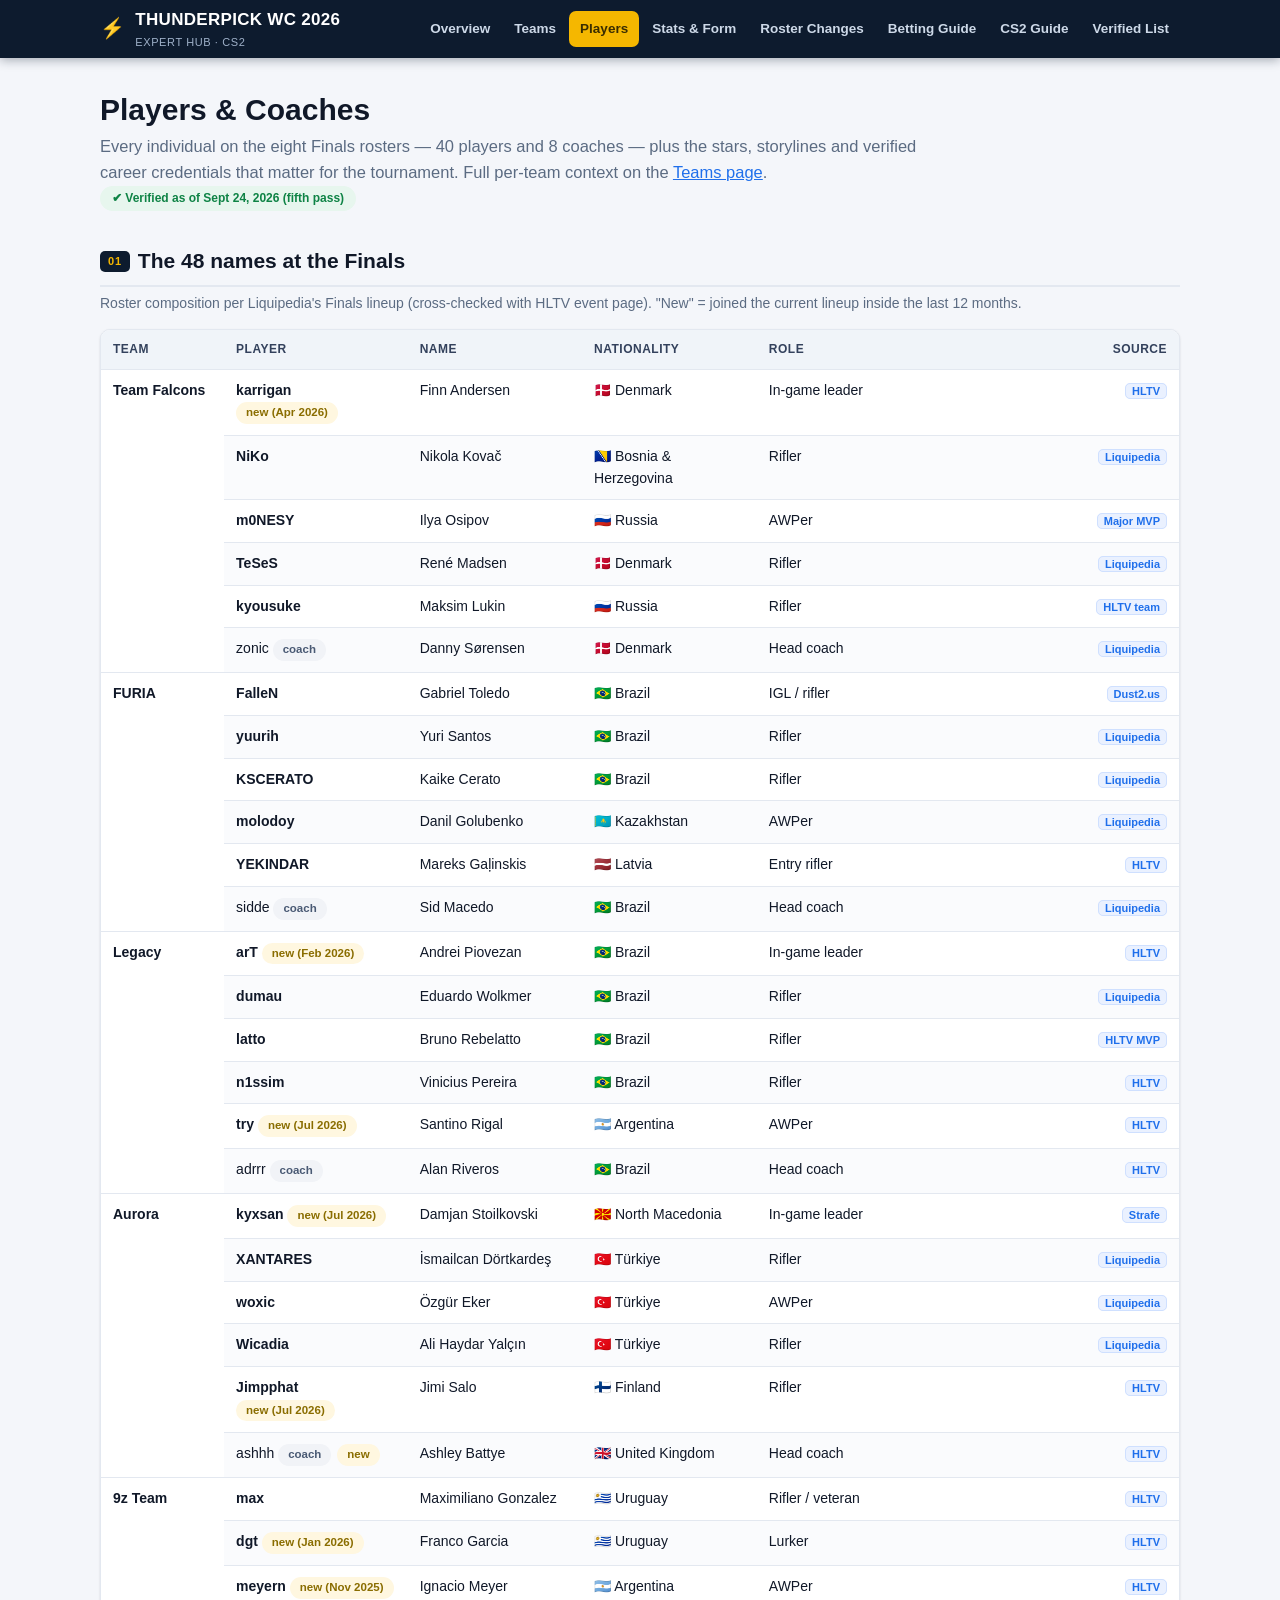
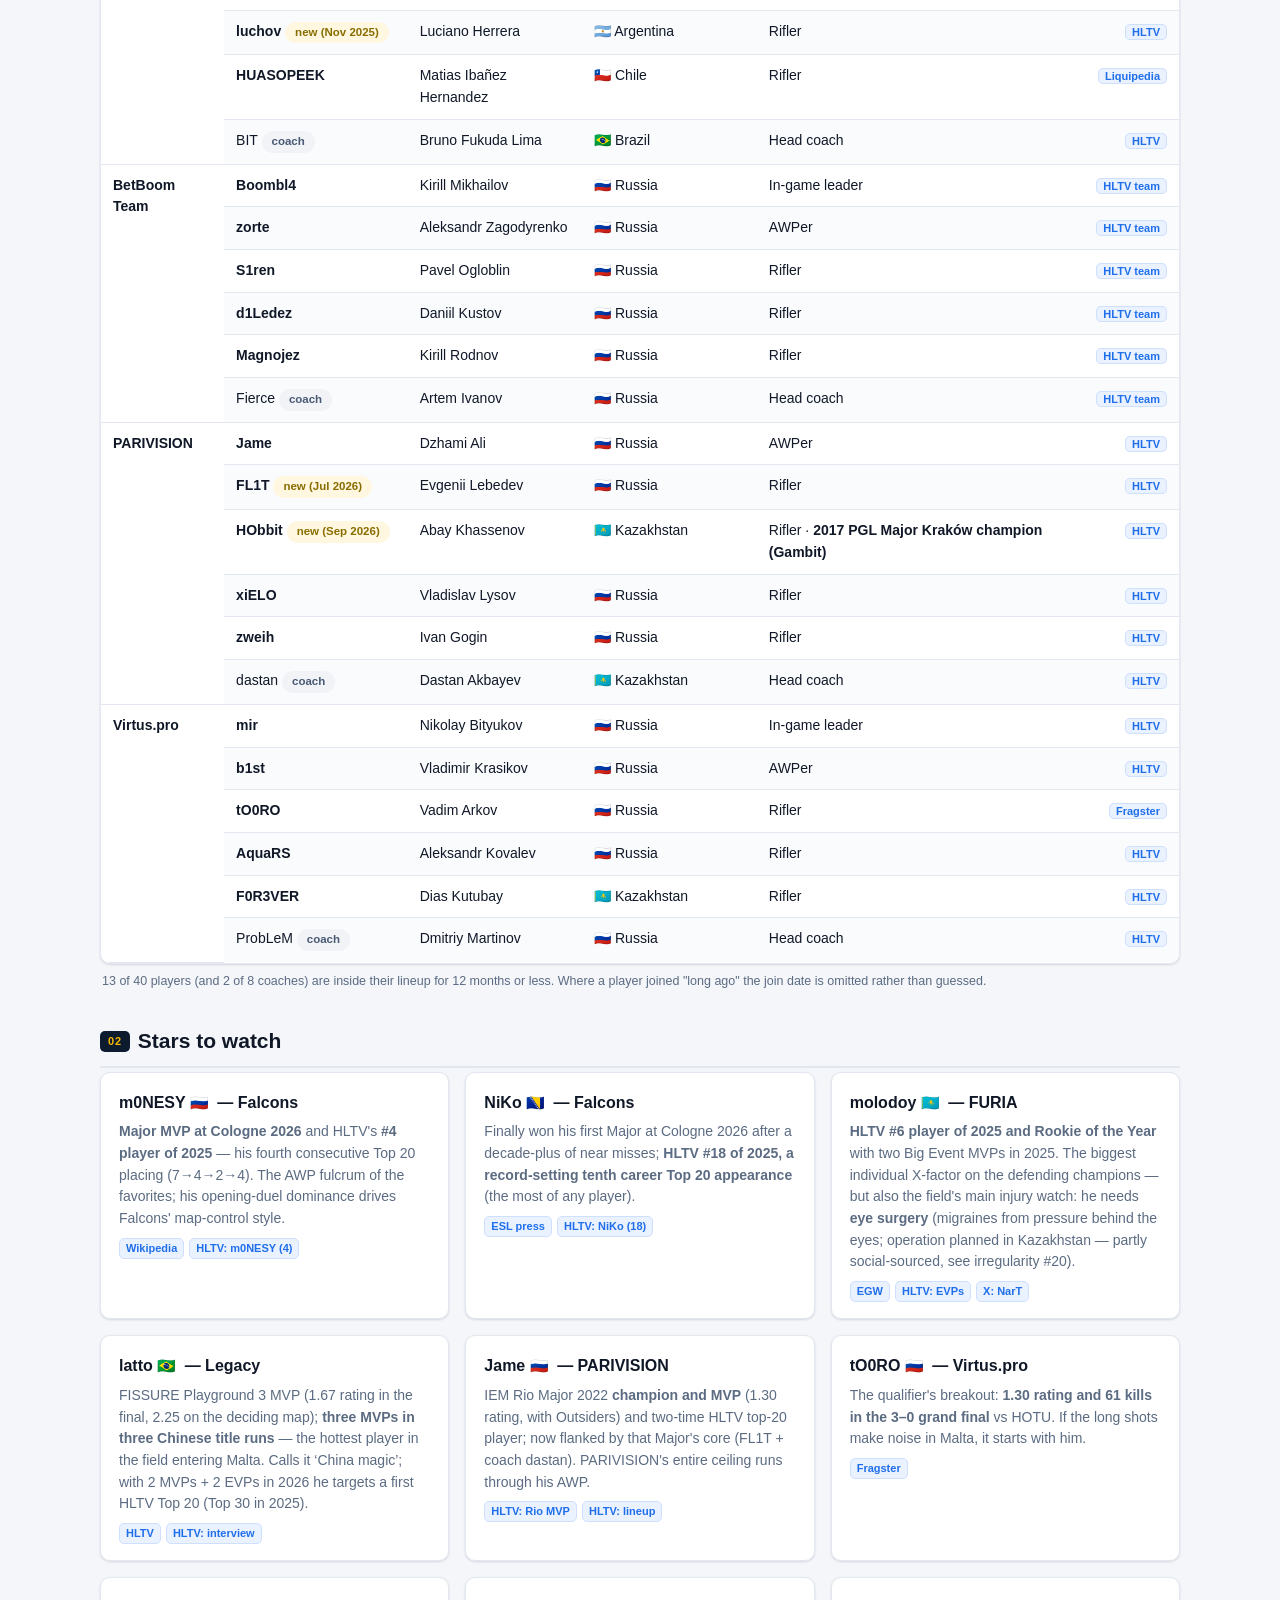
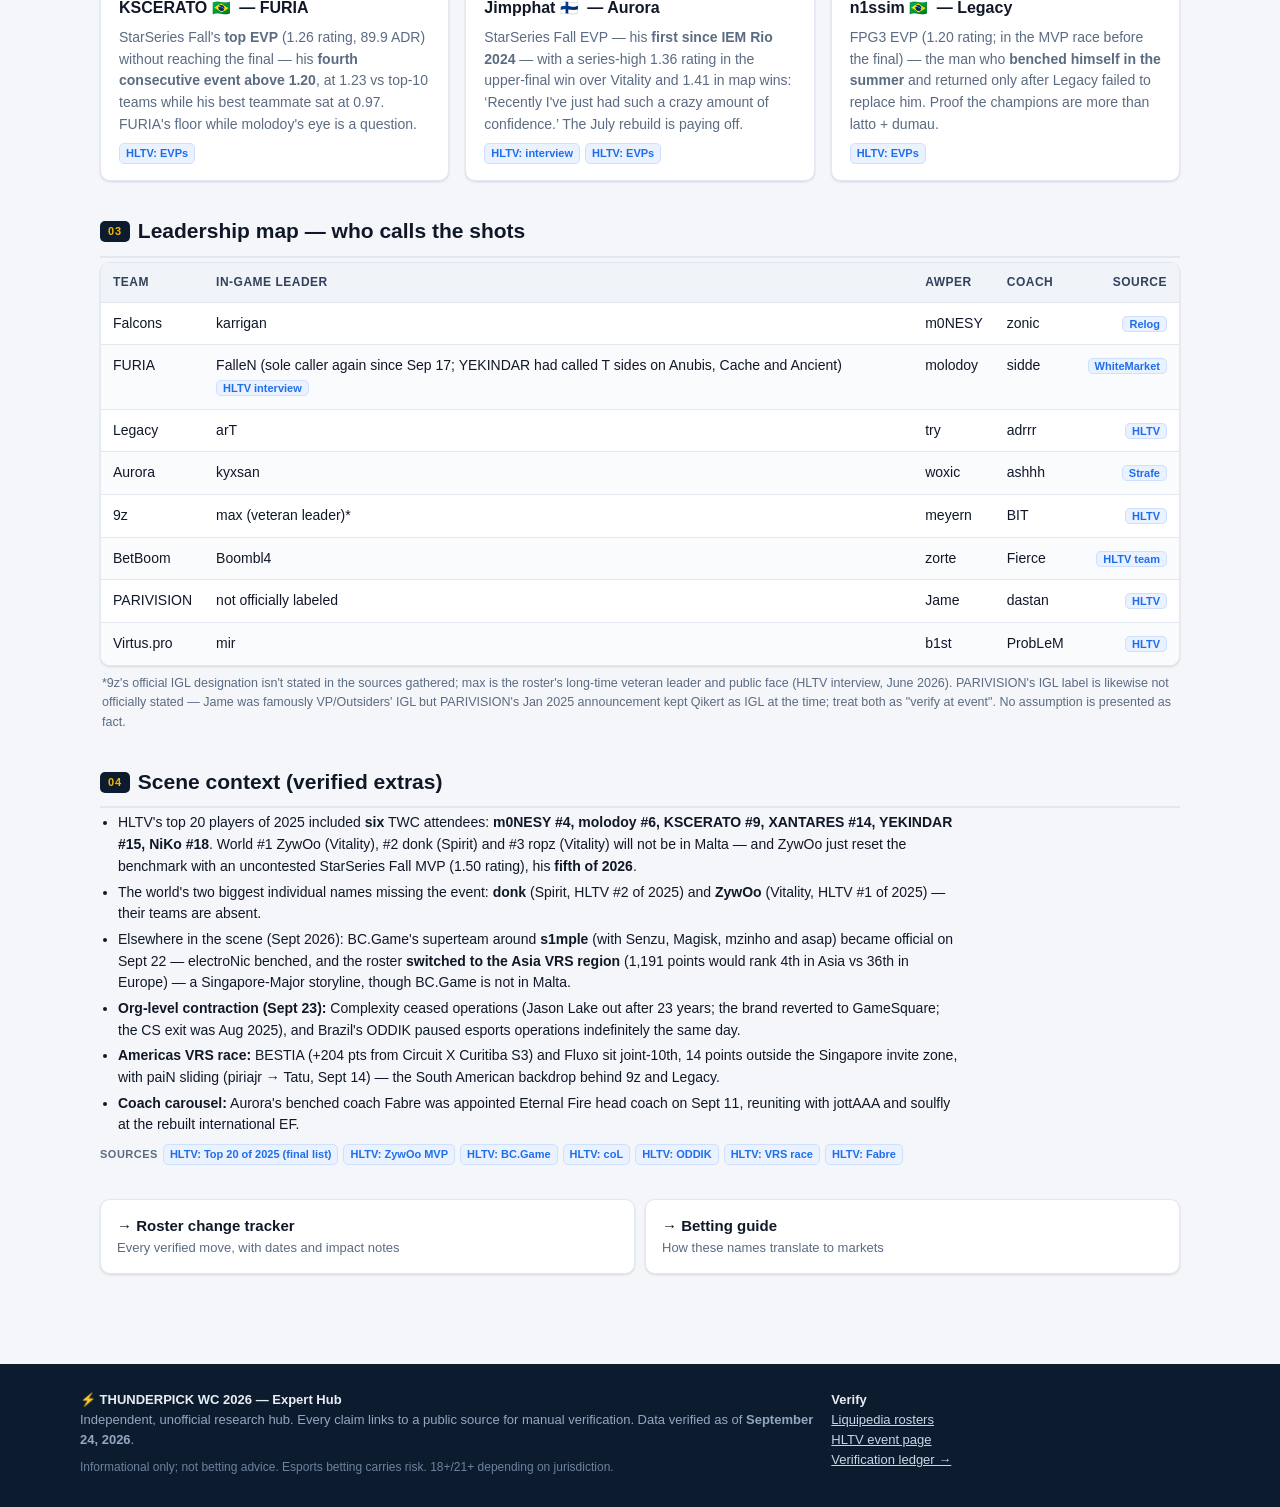
<file: players.html>
<!DOCTYPE html>
<html lang="en">
<head>
<meta charset="UTF-8">
<meta name="viewport" content="width=device-width, initial-scale=1.0">
<title>Players — Thunderpick World Championship 2026 · Expert Hub</title>
<meta name="description" content="All 40 players and 8 coaches at the Thunderpick World Championship 2026, with names, nationalities, roles and verified credentials.">
<link rel="stylesheet" href="assets/style.css">
</head>
<body>
<a class="skip-link" href="#main-content">Skip to content</a>

<header class="site-header">
  <nav class="nav-inner" aria-label="Main">
    <a class="brand" href="index.html"><span class="bolt">⚡</span><span>THUNDERPICK WC 2026<small>EXPERT HUB · CS2</small></span></a>
    <div class="nav-links">
      <a href="index.html">Overview</a>
      <a href="teams.html">Teams</a>
      <a href="players.html" class="active">Players</a>
      <a href="stats.html">Stats &amp; Form</a>
      <a href="roster-changes.html">Roster Changes</a>
      <a href="betting-guide.html">Betting Guide</a>
      <a href="cs2-guide.html">CS2 Guide</a>
      <a href="master-list.html">Verified List</a>
    </div>
  </nav>
</header>

<main id="main-content">

<div class="page-head">
  <h1>Players &amp; Coaches</h1>
  <p class="lede">Every individual on the eight Finals rosters — 40 players and 8 coaches — plus the stars, storylines and verified career credentials that matter for the tournament. Full per-team context on the <a href="teams.html">Teams page</a>.</p>
  <span class="updated">✔ Verified as of Sept 24, 2026 (fifth pass)</span>
</div>

<div class="section">
  <h2><span class="sec-tag">01</span>The 48 names at the Finals</h2>
  <p class="sub">Roster composition per Liquipedia's Finals lineup (cross-checked with HLTV event page). "New" = joined the current lineup inside the last 12 months.</p>
  <div class="table-wrap">
    <table>
      <thead><tr><th>Team</th><th>Player</th><th>Name</th><th>Nationality</th><th>Role</th><th class="num">Source</th></tr></thead>
      <tbody>
        <tr><td rowspan="6"><b>Team Falcons</b></td><td><b>karrigan</b> <span class="badge warn">new (Apr 2026)</span></td><td>Finn Andersen</td><td>🇩🇰 Denmark</td><td>In-game leader</td><td class="num"><a class="src" href="https://www.hltv.org/news/44428/falcons-confirm-karrigan-signing" target="_blank" rel="noopener">HLTV</a></td></tr>
        <tr><td><b>NiKo</b></td><td>Nikola Kovač</td><td>🇧🇦 Bosnia &amp; Herzegovina</td><td>Rifler</td><td class="num"><a class="src" href="https://liquipedia.net/counterstrike/Thunderpick/World_Championship/2026" target="_blank" rel="noopener">Liquipedia</a></td></tr>
        <tr><td><b>m0NESY</b></td><td>Ilya Osipov</td><td>🇷🇺 Russia</td><td>AWPer</td><td class="num"><a class="src" href="https://en.wikipedia.org/wiki/IEM_Cologne_Major_2026" target="_blank" rel="noopener">Major MVP</a></td></tr>
        <tr><td><b>TeSeS</b></td><td>René Madsen</td><td>🇩🇰 Denmark</td><td>Rifler</td><td class="num"><a class="src" href="https://liquipedia.net/counterstrike/Thunderpick/World_Championship/2026" target="_blank" rel="noopener">Liquipedia</a></td></tr>
        <tr><td><b>kyousuke</b></td><td>Maksim Lukin</td><td>🇷🇺 Russia</td><td>Rifler</td><td class="num"><a class="src" href="https://www.hltv.org/team/11283/falcons" target="_blank" rel="noopener">HLTV team</a></td></tr>
        <tr><td>zonic <span class="badge tier-b">coach</span></td><td>Danny Sørensen</td><td>🇩🇰 Denmark</td><td>Head coach</td><td class="num"><a class="src" href="https://liquipedia.net/counterstrike/Team_Falcons" target="_blank" rel="noopener">Liquipedia</a></td></tr>

        <tr><td rowspan="6"><b>FURIA</b></td><td><b>FalleN</b></td><td>Gabriel Toledo</td><td>🇧🇷 Brazil</td><td>IGL / rifler</td><td class="num"><a class="src" href="https://www.dust2.us/news/72948/breaking-fallen-announces-retirement-on-stage-at-iem-rio" target="_blank" rel="noopener">Dust2.us</a></td></tr>
        <tr><td><b>yuurih</b></td><td>Yuri Santos</td><td>🇧🇷 Brazil</td><td>Rifler</td><td class="num"><a class="src" href="https://liquipedia.net/counterstrike/Thunderpick/World_Championship/2026" target="_blank" rel="noopener">Liquipedia</a></td></tr>
        <tr><td><b>KSCERATO</b></td><td>Kaike Cerato</td><td>🇧🇷 Brazil</td><td>Rifler</td><td class="num"><a class="src" href="https://liquipedia.net/counterstrike/Thunderpick/World_Championship/2026" target="_blank" rel="noopener">Liquipedia</a></td></tr>
        <tr><td><b>molodoy</b></td><td>Danil Golubenko</td><td>🇰🇿 Kazakhstan</td><td>AWPer</td><td class="num"><a class="src" href="https://liquipedia.net/counterstrike/Molodoy" target="_blank" rel="noopener">Liquipedia</a></td></tr>
        <tr><td><b>YEKINDAR</b></td><td>Mareks Gaļinskis</td><td>🇱🇻 Latvia</td><td>Entry rifler</td><td class="num"><a class="src" href="https://www.hltv.org/news/41512/furia-bench-skullz-add-yekindar-as-stand-in" target="_blank" rel="noopener">HLTV</a></td></tr>
        <tr><td>sidde <span class="badge tier-b">coach</span></td><td>Sid Macedo</td><td>🇧🇷 Brazil</td><td>Head coach</td><td class="num"><a class="src" href="https://liquipedia.net/counterstrike/Thunderpick/World_Championship/2026" target="_blank" rel="noopener">Liquipedia</a></td></tr>

        <tr><td rowspan="6"><b>Legacy</b></td><td><b>arT</b> <span class="badge warn">new (Feb 2026)</span></td><td>Andrei Piovezan</td><td>🇧🇷 Brazil</td><td>In-game leader</td><td class="num"><a class="src" href="https://www.hltv.org/news/43812/official-legacy-sign-art" target="_blank" rel="noopener">HLTV</a></td></tr>
        <tr><td><b>dumau</b></td><td>Eduardo Wolkmer</td><td>🇧🇷 Brazil</td><td>Rifler</td><td class="num"><a class="src" href="https://liquipedia.net/counterstrike/Thunderpick/World_Championship/2026" target="_blank" rel="noopener">Liquipedia</a></td></tr>
        <tr><td><b>latto</b></td><td>Bruno Rebelatto</td><td>🇧🇷 Brazil</td><td>Rifler</td><td class="num"><a class="src" href="https://www.hltv.org/news/45509/legacy-sweep-g2-to-lift-fissure-playground-3-trophy" target="_blank" rel="noopener">HLTV MVP</a></td></tr>
        <tr><td><b>n1ssim</b></td><td>Vinicius Pereira</td><td>🇧🇷 Brazil</td><td>Rifler</td><td class="num"><a class="src" href="https://www.hltv.org/news/45100/official-n1ssim-returns-to-legacys-active-lineup" target="_blank" rel="noopener">HLTV</a></td></tr>
        <tr><td><b>try</b> <span class="badge warn">new (Jul 2026)</span></td><td>Santino Rigal</td><td>🇦🇷 Argentina</td><td>AWPer</td><td class="num"><a class="src" href="https://www.hltv.org/news/45114/official-legacy-sign-try" target="_blank" rel="noopener">HLTV</a></td></tr>
        <tr><td>adrrr <span class="badge tier-b">coach</span></td><td>Alan Riveros</td><td>🇧🇷 Brazil</td><td>Head coach</td><td class="num"><a class="src" href="https://www.hltv.org/news/45114/official-legacy-sign-try" target="_blank" rel="noopener">HLTV</a></td></tr>

        <tr><td rowspan="6"><b>Aurora</b></td><td><b>kyxsan</b> <span class="badge warn">new (Jul 2026)</span></td><td>Damjan Stoilkovski</td><td>🇲🇰 North Macedonia</td><td>In-game leader</td><td class="num"><a class="src" href="https://www.strafe.com/news/read/aurora-locks-in-new-cs2-roster-with-kyxsan-and-jimpphat/" target="_blank" rel="noopener">Strafe</a></td></tr>
        <tr><td><b>XANTARES</b></td><td>İsmailcan Dörtkardeş</td><td>🇹🇷 Türkiye</td><td>Rifler</td><td class="num"><a class="src" href="https://liquipedia.net/counterstrike/Thunderpick/World_Championship/2026" target="_blank" rel="noopener">Liquipedia</a></td></tr>
        <tr><td><b>woxic</b></td><td>Özgür Eker</td><td>🇹🇷 Türkiye</td><td>AWPer</td><td class="num"><a class="src" href="https://liquipedia.net/counterstrike/Thunderpick/World_Championship/2026" target="_blank" rel="noopener">Liquipedia</a></td></tr>
        <tr><td><b>Wicadia</b></td><td>Ali Haydar Yalçın</td><td>🇹🇷 Türkiye</td><td>Rifler</td><td class="num"><a class="src" href="https://liquipedia.net/counterstrike/Thunderpick/World_Championship/2026" target="_blank" rel="noopener">Liquipedia</a></td></tr>
        <tr><td><b>Jimpphat</b> <span class="badge warn">new (Jul 2026)</span></td><td>Jimi Salo</td><td>🇫🇮 Finland</td><td>Rifler</td><td class="num"><a class="src" href="https://www.hltv.org/news/44998/summer-2026-rostermania-as-it-happened" target="_blank" rel="noopener">HLTV</a></td></tr>
        <tr><td>ashhh <span class="badge tier-b">coach</span> <span class="badge warn">new</span></td><td>Ashley Battye</td><td>🇬🇧 United Kingdom</td><td>Head coach</td><td class="num"><a class="src" href="https://www.hltv.org/news/44998/summer-2026-rostermania-as-it-happened" target="_blank" rel="noopener">HLTV</a></td></tr>

        <tr><td rowspan="6"><b>9z Team</b></td><td><b>max</b></td><td>Maximiliano Gonzalez</td><td>🇺🇾 Uruguay</td><td>Rifler / veteran</td><td class="num"><a class="src" href="https://www.hltv.org/news/43643/dgt-returns-to-9z" target="_blank" rel="noopener">HLTV</a></td></tr>
        <tr><td><b>dgt</b> <span class="badge warn">new (Jan 2026)</span></td><td>Franco Garcia</td><td>🇺🇾 Uruguay</td><td>Lurker</td><td class="num"><a class="src" href="https://www.hltv.org/news/43643/dgt-returns-to-9z" target="_blank" rel="noopener">HLTV</a></td></tr>
        <tr><td><b>meyern</b> <span class="badge warn">new (Nov 2025)</span></td><td>Ignacio Meyer</td><td>🇦🇷 Argentina</td><td>AWPer</td><td class="num"><a class="src" href="https://www.hltv.org/news/43643/dgt-returns-to-9z" target="_blank" rel="noopener">HLTV</a></td></tr>
        <tr><td><b>luchov</b> <span class="badge warn">new (Nov 2025)</span></td><td>Luciano Herrera</td><td>🇦🇷 Argentina</td><td>Rifler</td><td class="num"><a class="src" href="https://www.hltv.org/news/43643/dgt-returns-to-9z" target="_blank" rel="noopener">HLTV</a></td></tr>
        <tr><td><b>HUASOPEEK</b></td><td>Matias Ibañez Hernandez</td><td>🇨🇱 Chile</td><td>Rifler</td><td class="num"><a class="src" href="https://liquipedia.net/counterstrike/Thunderpick/World_Championship/2026" target="_blank" rel="noopener">Liquipedia</a></td></tr>
        <tr><td>BIT <span class="badge tier-b">coach</span></td><td>Bruno Fukuda Lima</td><td>🇧🇷 Brazil</td><td>Head coach</td><td class="num"><a class="src" href="https://www.hltv.org/news/43643/dgt-returns-to-9z" target="_blank" rel="noopener">HLTV</a></td></tr>

        <tr><td rowspan="6"><b>BetBoom Team</b></td><td><b>Boombl4</b></td><td>Kirill Mikhailov</td><td>🇷🇺 Russia</td><td>In-game leader</td><td class="num"><a class="src" href="https://www.hltv.org/team/12394/betboom" target="_blank" rel="noopener">HLTV team</a></td></tr>
        <tr><td><b>zorte</b></td><td>Aleksandr Zagodyrenko</td><td>🇷🇺 Russia</td><td>AWPer</td><td class="num"><a class="src" href="https://www.hltv.org/team/12394/betboom" target="_blank" rel="noopener">HLTV team</a></td></tr>
        <tr><td><b>S1ren</b></td><td>Pavel Ogloblin</td><td>🇷🇺 Russia</td><td>Rifler</td><td class="num"><a class="src" href="https://www.hltv.org/team/12394/betboom" target="_blank" rel="noopener">HLTV team</a></td></tr>
        <tr><td><b>d1Ledez</b></td><td>Daniil Kustov</td><td>🇷🇺 Russia</td><td>Rifler</td><td class="num"><a class="src" href="https://www.hltv.org/team/12394/betboom" target="_blank" rel="noopener">HLTV team</a></td></tr>
        <tr><td><b>Magnojez</b></td><td>Kirill Rodnov</td><td>🇷🇺 Russia</td><td>Rifler</td><td class="num"><a class="src" href="https://www.hltv.org/team/12394/betboom" target="_blank" rel="noopener">HLTV team</a></td></tr>
        <tr><td>Fierce <span class="badge tier-b">coach</span></td><td>Artem Ivanov</td><td>🇷🇺 Russia</td><td>Head coach</td><td class="num"><a class="src" href="https://www.hltv.org/team/12394/betboom" target="_blank" rel="noopener">HLTV team</a></td></tr>

        <tr><td rowspan="6"><b>PARIVISION</b></td><td><b>Jame</b></td><td>Dzhami Ali</td><td>🇷🇺 Russia</td><td>AWPer</td><td class="num"><a class="src" href="https://www.hltv.org/news/40756/parivision-announce-revamped-lineup-featuring-jame" target="_blank" rel="noopener">HLTV</a></td></tr>
        <tr><td><b>FL1T</b> <span class="badge warn">new (Jul 2026)</span></td><td>Evgenii Lebedev</td><td>🇷🇺 Russia</td><td>Rifler</td><td class="num"><a class="src" href="https://www.hltv.org/news/45200/parivision-sign-fl1t-to-replace-hobbit" target="_blank" rel="noopener">HLTV</a></td></tr>
        <tr><td><b>HObbit</b> <span class="badge warn">new (Sep 2026)</span></td><td>Abay Khassenov</td><td>🇰🇿 Kazakhstan</td><td>Rifler · <b>2017 PGL Major Kraków champion (Gambit)</b></td><td class="num"><a class="src" href="https://www.hltv.org/news/45534/parivision-replace-slaxejezzz-with-hobbit" target="_blank" rel="noopener">HLTV</a></td></tr>
        <tr><td><b>xiELO</b></td><td>Vladislav Lysov</td><td>🇷🇺 Russia</td><td>Rifler</td><td class="num"><a class="src" href="https://www.hltv.org/news/45200/parivision-sign-fl1t-to-replace-hobbit" target="_blank" rel="noopener">HLTV</a></td></tr>
        <tr><td><b>zweih</b></td><td>Ivan Gogin</td><td>🇷🇺 Russia</td><td>Rifler</td><td class="num"><a class="src" href="https://www.hltv.org/news/45200/parivision-sign-fl1t-to-replace-hobbit" target="_blank" rel="noopener">HLTV</a></td></tr>
        <tr><td>dastan <span class="badge tier-b">coach</span></td><td>Dastan Akbayev</td><td>🇰🇿 Kazakhstan</td><td>Head coach</td><td class="num"><a class="src" href="https://www.hltv.org/news/45200/parivision-sign-fl1t-to-replace-hobbit" target="_blank" rel="noopener">HLTV</a></td></tr>

        <tr><td rowspan="6"><b>Virtus.pro</b></td><td><b>mir</b></td><td>Nikolay Bityukov</td><td>🇷🇺 Russia</td><td>In-game leader</td><td class="num"><a class="src" href="https://www.hltv.org/news/44059/virtuspro-finalize-roster-with-academy-duo" target="_blank" rel="noopener">HLTV</a></td></tr>
        <tr><td><b>b1st</b></td><td>Vladimir Krasikov</td><td>🇷🇺 Russia</td><td>AWPer</td><td class="num"><a class="src" href="https://www.hltv.org/news/44059/virtuspro-finalize-roster-with-academy-duo" target="_blank" rel="noopener">HLTV</a></td></tr>
        <tr><td><b>tO0RO</b></td><td>Vadim Arkov</td><td>🇷🇺 Russia</td><td>Rifler</td><td class="num"><a class="src" href="https://www.fragster.com/virtus-pro-thunderpick-world-championship-2026/" target="_blank" rel="noopener">Fragster</a></td></tr>
        <tr><td><b>AquaRS</b></td><td>Aleksandr Kovalev</td><td>🇷🇺 Russia</td><td>Rifler</td><td class="num"><a class="src" href="https://www.hltv.org/news/44059/virtuspro-finalize-roster-with-academy-duo" target="_blank" rel="noopener">HLTV</a></td></tr>
        <tr><td><b>F0R3VER</b></td><td>Dias Kutubay</td><td>🇰🇿 Kazakhstan</td><td>Rifler</td><td class="num"><a class="src" href="https://www.hltv.org/news/44059/virtuspro-finalize-roster-with-academy-duo" target="_blank" rel="noopener">HLTV</a></td></tr>
        <tr><td>ProbLeM <span class="badge tier-b">coach</span></td><td>Dmitriy Martinov</td><td>🇷🇺 Russia</td><td>Head coach</td><td class="num"><a class="src" href="https://www.hltv.org/news/44059/virtuspro-finalize-roster-with-academy-duo" target="_blank" rel="noopener">HLTV</a></td></tr>
      </tbody>
    </table>
  </div>
  <p class="table-note">13 of 40 players (and 2 of 8 coaches) are inside their lineup for 12 months or less. Where a player joined "long ago" the join date is omitted rather than guessed.</p>
</div>

<div class="section">
  <h2><span class="sec-tag">02</span>Stars to watch</h2>
  <div class="grid cols-3">
    <div class="card">
      <h3>m0NESY <span class="flag-emoji">🇷🇺</span> — Falcons</h3>
      <p><b>Major MVP at Cologne 2026</b> and HLTV's <b>#4 player of 2025</b> — his fourth consecutive Top 20 placing (7→4→2→4). The AWP fulcrum of the favorites; his opening-duel dominance drives Falcons' map-control style.</p>
      <div class="srcs"><a class="src" href="https://en.wikipedia.org/wiki/IEM_Cologne_Major_2026" target="_blank" rel="noopener">Wikipedia</a><a class="src" href="https://www.hltv.org/news/43585/top-20-players-of-2025-m0nesy-4" target="_blank" rel="noopener">HLTV: m0NESY (4)</a></div>
    </div>
    <div class="card">
      <h3>NiKo <span class="flag-emoji">🇧🇦</span> — Falcons</h3>
      <p>Finally won his first Major at Cologne 2026 after a decade-plus of near misses; <b>HLTV #18 of 2025, a record-setting tenth career Top 20 appearance</b> (the most of any player).</p>
      <div class="srcs"><a class="src" href="https://eslfaceitgroup.com/press/intel-extreme-masters-cologne-2026-major-breaks-records-as-the-most-watched-counter-strike-tournament-of-all-time/" target="_blank" rel="noopener">ESL press</a><a class="src" href="https://www.hltv.org/news/43505/top-20-players-of-2025-niko-18" target="_blank" rel="noopener">HLTV: NiKo (18)</a></div>
    </div>
    <div class="card">
      <h3>molodoy <span class="flag-emoji">🇰🇿</span> — FURIA</h3>
      <p><b>HLTV #6 player of 2025 and Rookie of the Year</b> with two Big Event MVPs in 2025. The biggest individual X-factor on the defending champions — but also the field's main injury watch: he needs <b>eye surgery</b> (migraines from pressure behind the eyes; operation planned in Kazakhstan — partly social-sourced, see irregularity #20).</p>
      <div class="srcs"><a class="src" href="https://egw.news/counterstrike/news/31704/molodoy-ranked-6th-in-hltvs-top-20-players-of-2025-5kafx355I" target="_blank" rel="noopener">EGW</a><a class="src" href="https://www.hltv.org/news/45564/the-evps-and-all-stars-of-starladder-starseries-fall-2026" target="_blank" rel="noopener">HLTV: EVPs</a><a class="src" href="https://x.com/NartOutHere/status/2101691201891999864" target="_blank" rel="noopener">X: NarT</a></div>
    </div>
    <div class="card">
      <h3>latto <span class="flag-emoji">🇧🇷</span> — Legacy</h3>
      <p>FISSURE Playground 3 MVP (1.67 rating in the final, 2.25 on the deciding map); <b>three MVPs in three Chinese title runs</b> — the hottest player in the field entering Malta. Calls it ‘China magic’; with 2 MVPs + 2 EVPs in 2026 he targets a first HLTV Top 20 (Top 30 in 2025).</p>
      <div class="srcs"><a class="src" href="https://www.hltv.org/news/45509/legacy-sweep-g2-to-lift-fissure-playground-3-trophy" target="_blank" rel="noopener">HLTV</a><a class="src" href="https://www.hltv.org/news/45511/latto-after-third-mvp-in-china-its-china-magic-i-think" target="_blank" rel="noopener">HLTV: interview</a></div>
    </div>
    <div class="card">
      <h3>Jame <span class="flag-emoji">🇷🇺</span> — PARIVISION</h3>
      <p>IEM Rio Major 2022 <b>champion and MVP</b> (1.30 rating, with Outsiders) and two-time HLTV top-20 player; now flanked by that Major's core (FL1T + coach dastan). PARIVISION's entire ceiling runs through his AWP.</p>
      <div class="srcs"><a class="src" href="https://www.hltv.org/news/35071/jame-claims-iem-rio-major-mvp-award" target="_blank" rel="noopener">HLTV: Rio MVP</a><a class="src" href="https://www.hltv.org/news/40756/parivision-announce-revamped-lineup-featuring-jame" target="_blank" rel="noopener">HLTV: lineup</a></div>
    </div>
    <div class="card">
      <h3>tO0RO <span class="flag-emoji">🇷🇺</span> — Virtus.pro</h3>
      <p>The qualifier's breakout: <b>1.30 rating and 61 kills in the 3–0 grand final</b> vs HOTU. If the long shots make noise in Malta, it starts with him.</p>
      <div class="srcs"><a class="src" href="https://www.fragster.com/virtus-pro-thunderpick-world-championship-2026/" target="_blank" rel="noopener">Fragster</a></div>
    </div>
    <div class="card">
      <h3>KSCERATO <span class="flag-emoji">🇧🇷</span> — FURIA</h3>
      <p>StarSeries Fall's <b>top EVP</b> (1.26 rating, 89.9 ADR) without reaching the final — his <b>fourth consecutive event above 1.20</b>, at 1.23 vs top-10 teams while his best teammate sat at 0.97. FURIA's floor while molodoy's eye is a question.</p>
      <div class="srcs"><a class="src" href="https://www.hltv.org/news/45564/the-evps-and-all-stars-of-starladder-starseries-fall-2026" target="_blank" rel="noopener">HLTV: EVPs</a></div>
    </div>
    <div class="card">
      <h3>Jimpphat <span class="flag-emoji">🇫🇮</span> — Aurora</h3>
      <p>StarSeries Fall EVP — his <b>first since IEM Rio 2024</b> — with a series-high 1.36 rating in the upper-final win over Vitality and 1.41 in map wins: ‘Recently I've just had such a crazy amount of confidence.’ The July rebuild is paying off.</p>
      <div class="srcs"><a class="src" href="https://www.hltv.org/news/45554/jimpphat-recently-ive-just-had-such-a-crazy-amount-of-confidence" target="_blank" rel="noopener">HLTV: interview</a><a class="src" href="https://www.hltv.org/news/45564/the-evps-and-all-stars-of-starladder-starseries-fall-2026" target="_blank" rel="noopener">HLTV: EVPs</a></div>
    </div>
    <div class="card">
      <h3>n1ssim <span class="flag-emoji">🇧🇷</span> — Legacy</h3>
      <p>FPG3 EVP (1.20 rating; in the MVP race before the final) — the man who <b>benched himself in the summer</b> and returned only after Legacy failed to replace him. Proof the champions are more than latto + dumau.</p>
      <div class="srcs"><a class="src" href="https://www.hltv.org/news/45563/the-evps-and-all-stars-of-fissure-playground-3" target="_blank" rel="noopener">HLTV: EVPs</a></div>
    </div>
  </div>
</div>

<div class="section">
  <h2><span class="sec-tag">03</span>Leadership map — who calls the shots</h2>
  <div class="table-wrap">
    <table>
      <thead><tr><th>Team</th><th>In-game leader</th><th>AWPer</th><th>Coach</th><th class="num">Source</th></tr></thead>
      <tbody>
        <tr><td>Falcons</td><td>karrigan</td><td>m0NESY</td><td>zonic</td><td class="num"><a class="src" href="https://relog.gg/counter-strike-2/vesti/Falcons-at-the-IEM-Cologne-Major-2026-NiKo--m0NESY-and-karrigan-under-maximum-pressure/1512?lang=2" target="_blank" rel="noopener">Relog</a></td></tr>
        <tr><td>FURIA</td><td>FalleN (sole caller again since Sep 17; YEKINDAR had called T sides on Anubis, Cache and Ancient) <a class="src" href="https://www.hltv.org/news/45540/yekindar-im-not-calling-anymore-and-hopefully-im-not-going-to-be-in-the-future" target="_blank" rel="noopener">HLTV interview</a></td><td>molodoy</td><td>sidde</td><td class="num"><a class="src" href="https://news.white.market/cs2-teams/furia/" target="_blank" rel="noopener">WhiteMarket</a></td></tr>
        <tr><td>Legacy</td><td>arT</td><td>try</td><td>adrrr</td><td class="num"><a class="src" href="https://www.hltv.org/news/43812/official-legacy-sign-art" target="_blank" rel="noopener">HLTV</a></td></tr>
        <tr><td>Aurora</td><td>kyxsan</td><td>woxic</td><td>ashhh</td><td class="num"><a class="src" href="https://www.strafe.com/news/read/aurora-locks-in-new-cs2-roster-with-kyxsan-and-jimpphat/" target="_blank" rel="noopener">Strafe</a></td></tr>
        <tr><td>9z</td><td>max (veteran leader)*</td><td>meyern</td><td>BIT</td><td class="num"><a class="src" href="https://www.hltv.org/news/44816/max-i-hope-this-team-can-be-tier-one-we-are-working-on-that" target="_blank" rel="noopener">HLTV</a></td></tr>
        <tr><td>BetBoom</td><td>Boombl4</td><td>zorte</td><td>Fierce</td><td class="num"><a class="src" href="https://www.hltv.org/team/12394/betboom" target="_blank" rel="noopener">HLTV team</a></td></tr>
        <tr><td>PARIVISION</td><td>not officially labeled</td><td>Jame</td><td>dastan</td><td class="num"><a class="src" href="https://www.hltv.org/news/40756/parivision-announce-revamped-lineup-featuring-jame" target="_blank" rel="noopener">HLTV</a></td></tr>
        <tr><td>Virtus.pro</td><td>mir</td><td>b1st</td><td>ProbLeM</td><td class="num"><a class="src" href="https://www.hltv.org/news/44059/virtuspro-finalize-roster-with-academy-duo" target="_blank" rel="noopener">HLTV</a></td></tr>
      </tbody>
    </table>
  </div>
  <p class="table-note">*9z's official IGL designation isn't stated in the sources gathered; max is the roster's long-time veteran leader and public face (HLTV interview, June 2026). PARIVISION's IGL label is likewise not officially stated — Jame was famously VP/Outsiders' IGL but PARIVISION's Jan 2025 announcement kept Qikert as IGL at the time; treat both as "verify at event". No assumption is presented as fact.</p>
</div>

<div class="section">
  <h2><span class="sec-tag">04</span>Scene context (verified extras)</h2>
  <ul class="mini-list" style="max-width:860px;">
    <li>HLTV's top 20 players of 2025 included <b>six</b> TWC attendees: <b>m0NESY #4, molodoy #6, KSCERATO #9, XANTARES #14, YEKINDAR #15, NiKo #18</b>. World #1 ZywOo (Vitality), #2 donk (Spirit) and #3 ropz (Vitality) will not be in Malta — and ZywOo just reset the benchmark with an uncontested StarSeries Fall MVP (1.50 rating), his <b>fifth of 2026</b>.</li>
    <li>The world's two biggest individual names missing the event: <b>donk</b> (Spirit, HLTV #2 of 2025) and <b>ZywOo</b> (Vitality, HLTV #1 of 2025) — their teams are absent.</li>
    <li>Elsewhere in the scene (Sept 2026): BC.Game's superteam around <b>s1mple</b> (with Senzu, Magisk, mzinho and asap) became official on Sept 22 — electroNic benched, and the roster <b>switched to the Asia VRS region</b> (1,191 points would rank 4th in Asia vs 36th in Europe) — a Singapore-Major storyline, though BC.Game is not in Malta.</li>
    <li><b>Org-level contraction (Sept 23):</b> Complexity ceased operations (Jason Lake out after 23 years; the brand reverted to GameSquare; the CS exit was Aug 2025), and Brazil's ODDIK paused esports operations indefinitely the same day.</li>
    <li><b>Americas VRS race:</b> BESTIA (+204 pts from Circuit X Curitiba S3) and Fluxo sit joint-10th, 14 points outside the Singapore invite zone, with paiN sliding (piriajr → Tatu, Sept 14) — the South American backdrop behind 9z and Legacy.</li>
    <li><b>Coach carousel:</b> Aurora's benched coach Fabre was appointed Eternal Fire head coach on Sept 11, reuniting with jottAAA and soulfly at the rebuilt international EF.</li>
  </ul>
  <div class="srcs"><span class="lbl">Sources</span><a class="src" href="https://www.hltv.org/news/43492/top-20-players-of-2025-final-list" target="_blank" rel="noopener">HLTV: Top 20 of 2025 (final list)</a><a class="src" href="https://www.hltv.org/news/45559/zywoo-claims-uncontested-starseries-fall-mvp" target="_blank" rel="noopener">HLTV: ZywOo MVP</a><a class="src" href="https://www.hltv.org/news/45566/official-bcgame-add-asap" target="_blank" rel="noopener">HLTV: BC.Game</a><a class="src" href="https://www.hltv.org/news/45568/complexity-ceases-operations-and-jason-lake-departs-after-23-years" target="_blank" rel="noopener">HLTV: coL</a><a class="src" href="https://www.hltv.org/news/45569/oddik-pause-esports-operations" target="_blank" rel="noopener">HLTV: ODDIK</a><a class="src" href="https://www.hltv.org/news/45562/bestia-and-fluxo-breathing-down-pains-neck-in-americas-vrs-after-circuit-x-curitiba" target="_blank" rel="noopener">HLTV: VRS race</a><a class="src" href="https://www.hltv.org/news/45503/fabre-returns-to-eternal-fire" target="_blank" rel="noopener">HLTV: Fabre</a></div>
</div>

<div class="pager">
  <a href="roster-changes.html"><b>→ Roster change tracker</b><span>Every verified move, with dates and impact notes</span></a>
  <a href="betting-guide.html"><b>→ Betting guide</b><span>How these names translate to markets</span></a>
</div>

</main>

<footer class="site-footer">
  <div class="footer-inner">
    <div>
      <b style="color:#e6edf5;">⚡ THUNDERPICK WC 2026 — Expert Hub</b><br>
      Independent, unofficial research hub. Every claim links to a public source for manual verification. Data verified as of <b>September 24, 2026</b>.
      <div class="fine" style="margin-top:8px;">Informational only; not betting advice. Esports betting carries risk. 18+/21+ depending on jurisdiction.</div>
    </div>
    <div>
      <b style="color:#e6edf5;">Verify</b><br>
      <a href="https://liquipedia.net/counterstrike/Thunderpick/World_Championship/2026" target="_blank" rel="noopener">Liquipedia rosters</a><br>
      <a href="https://www.hltv.org/events/8932/thunderpick-world-championship-2026" target="_blank" rel="noopener">HLTV event page</a><br>
      <a href="master-list.html">Verification ledger →</a>
    </div>
  </div>
</footer>

</body>
</html>
</file>
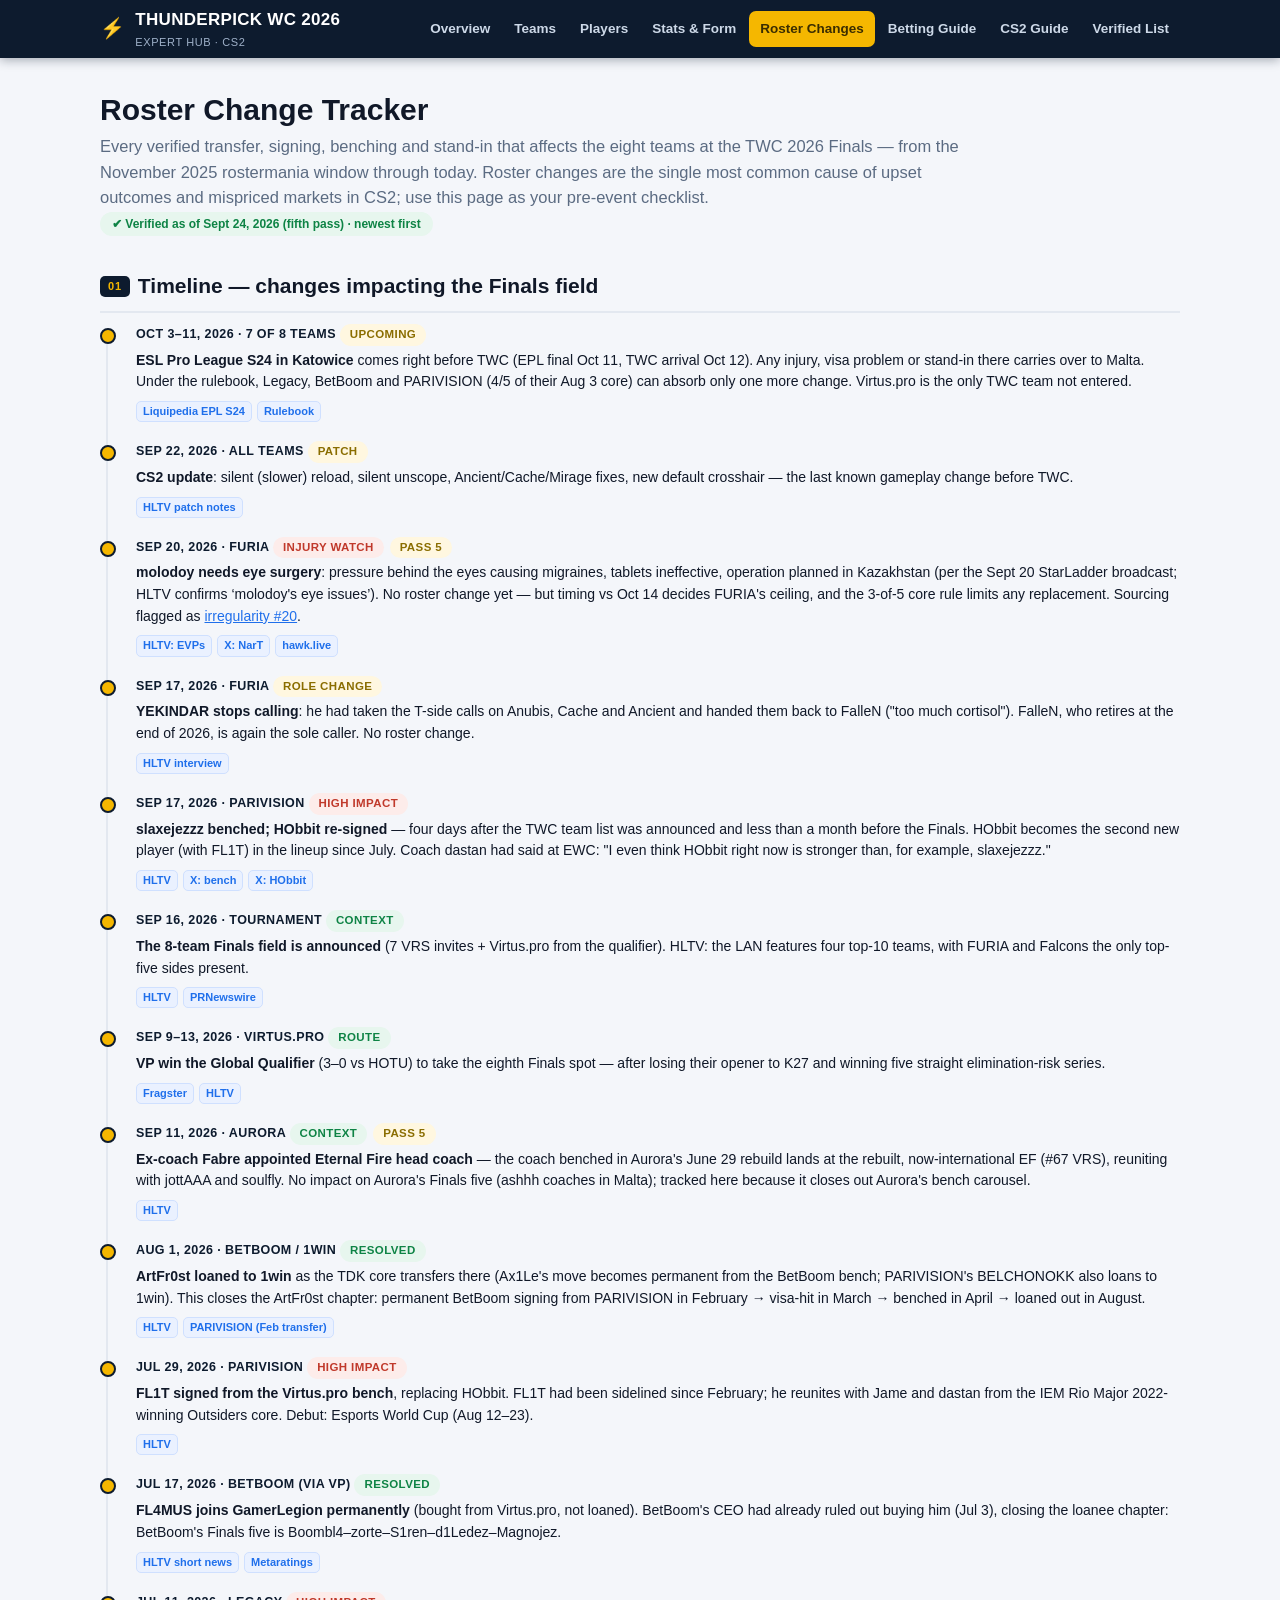
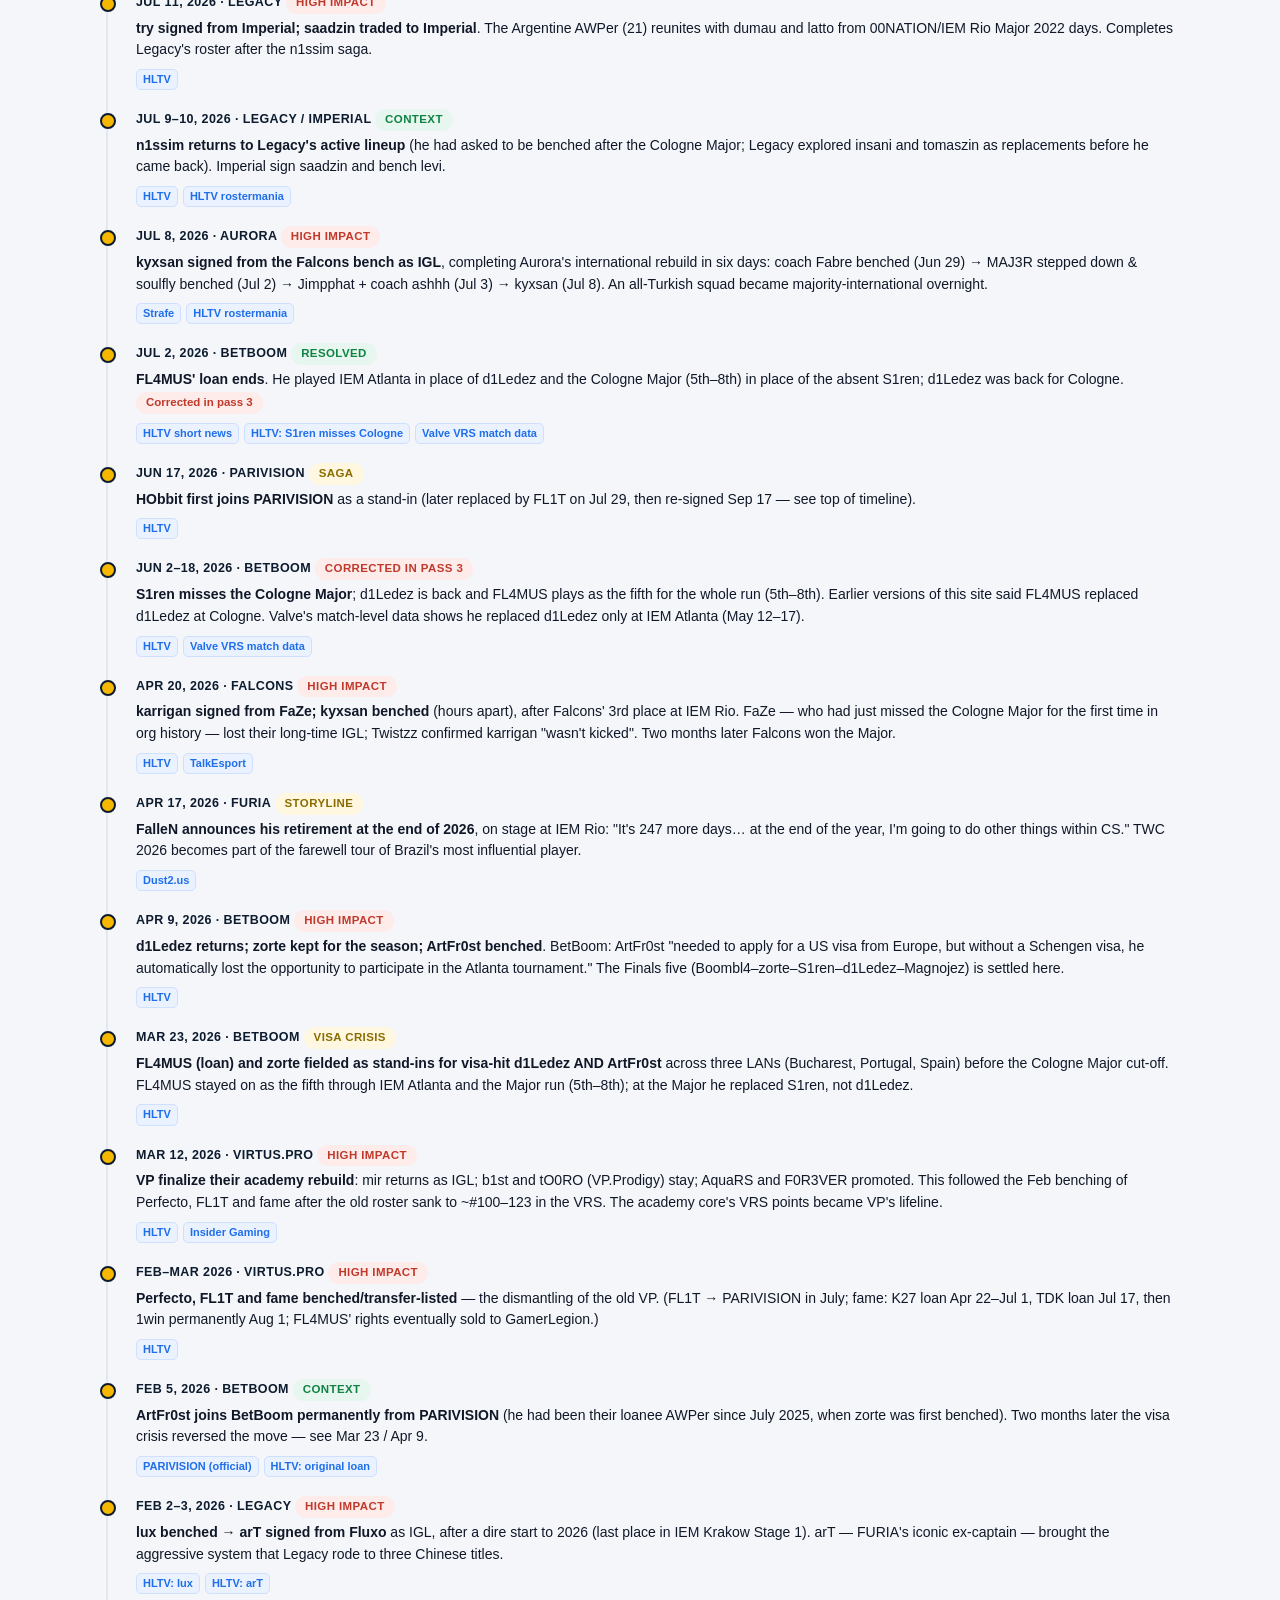
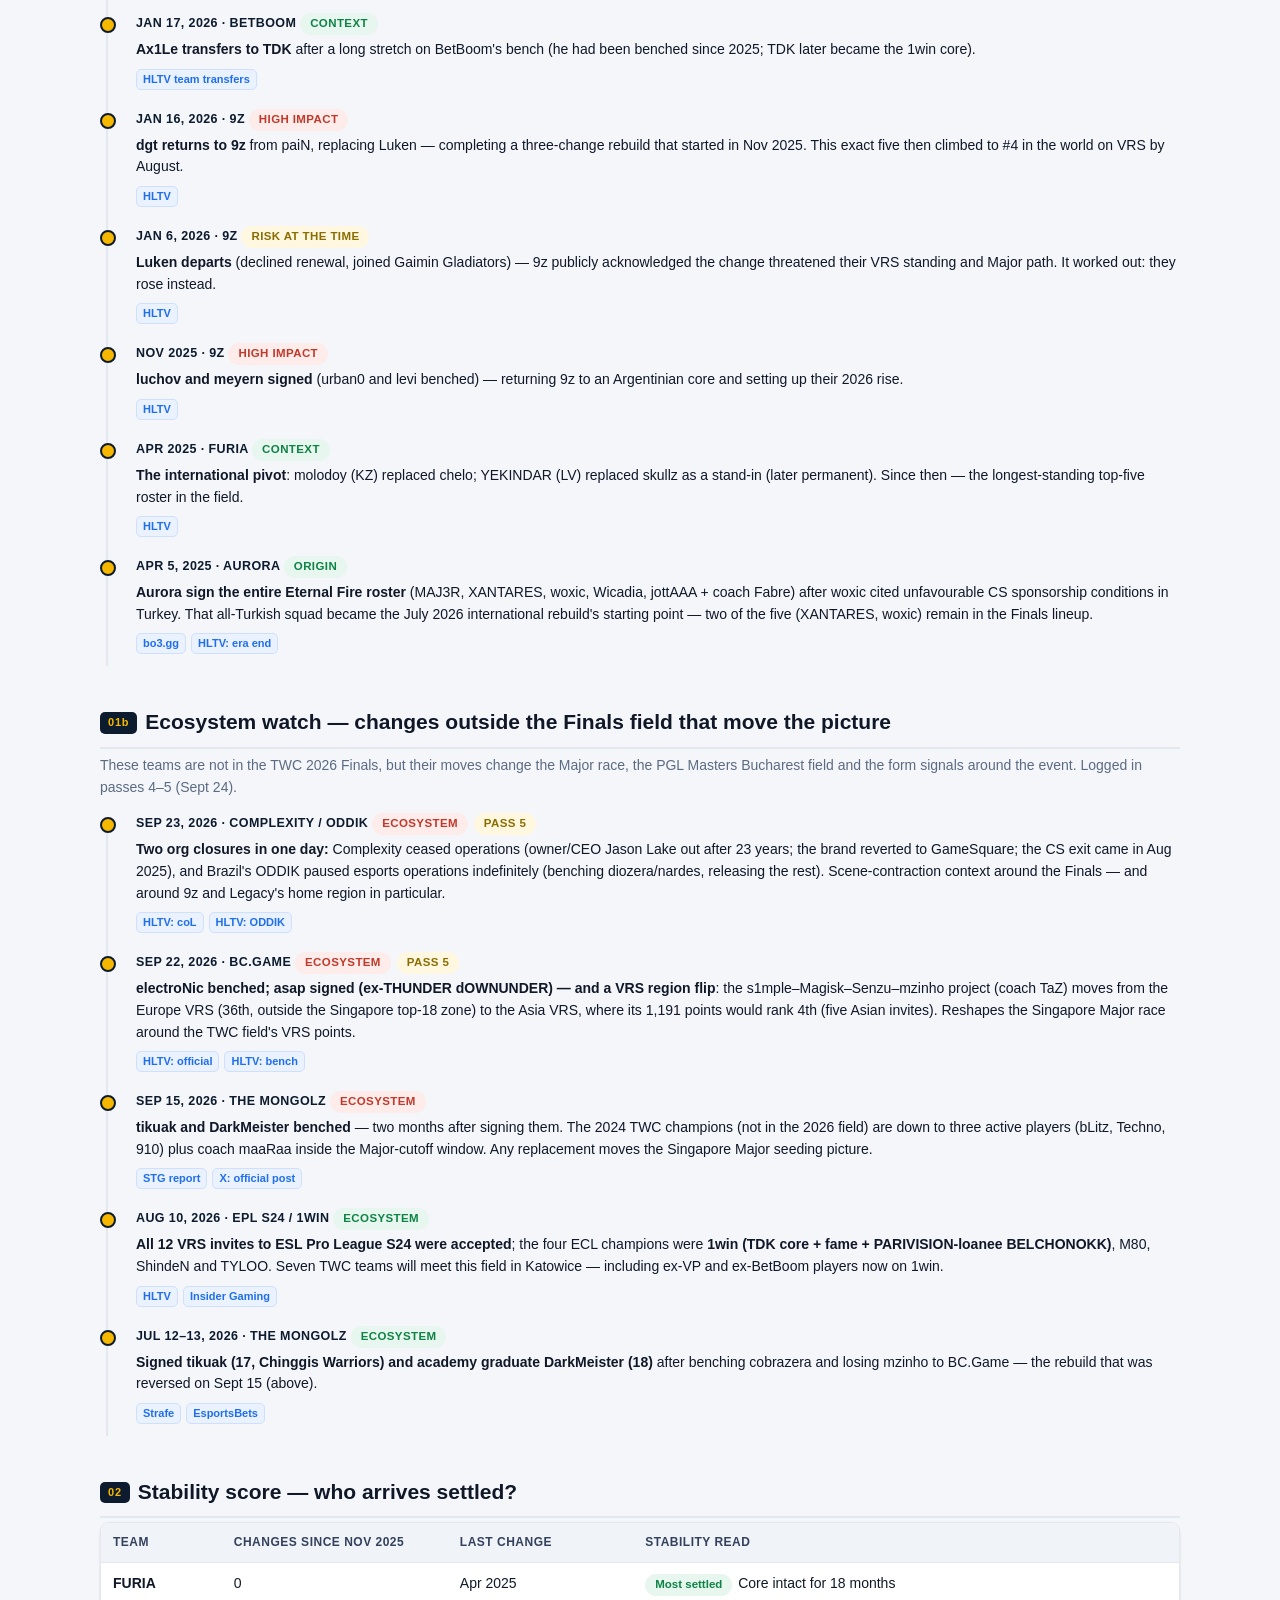
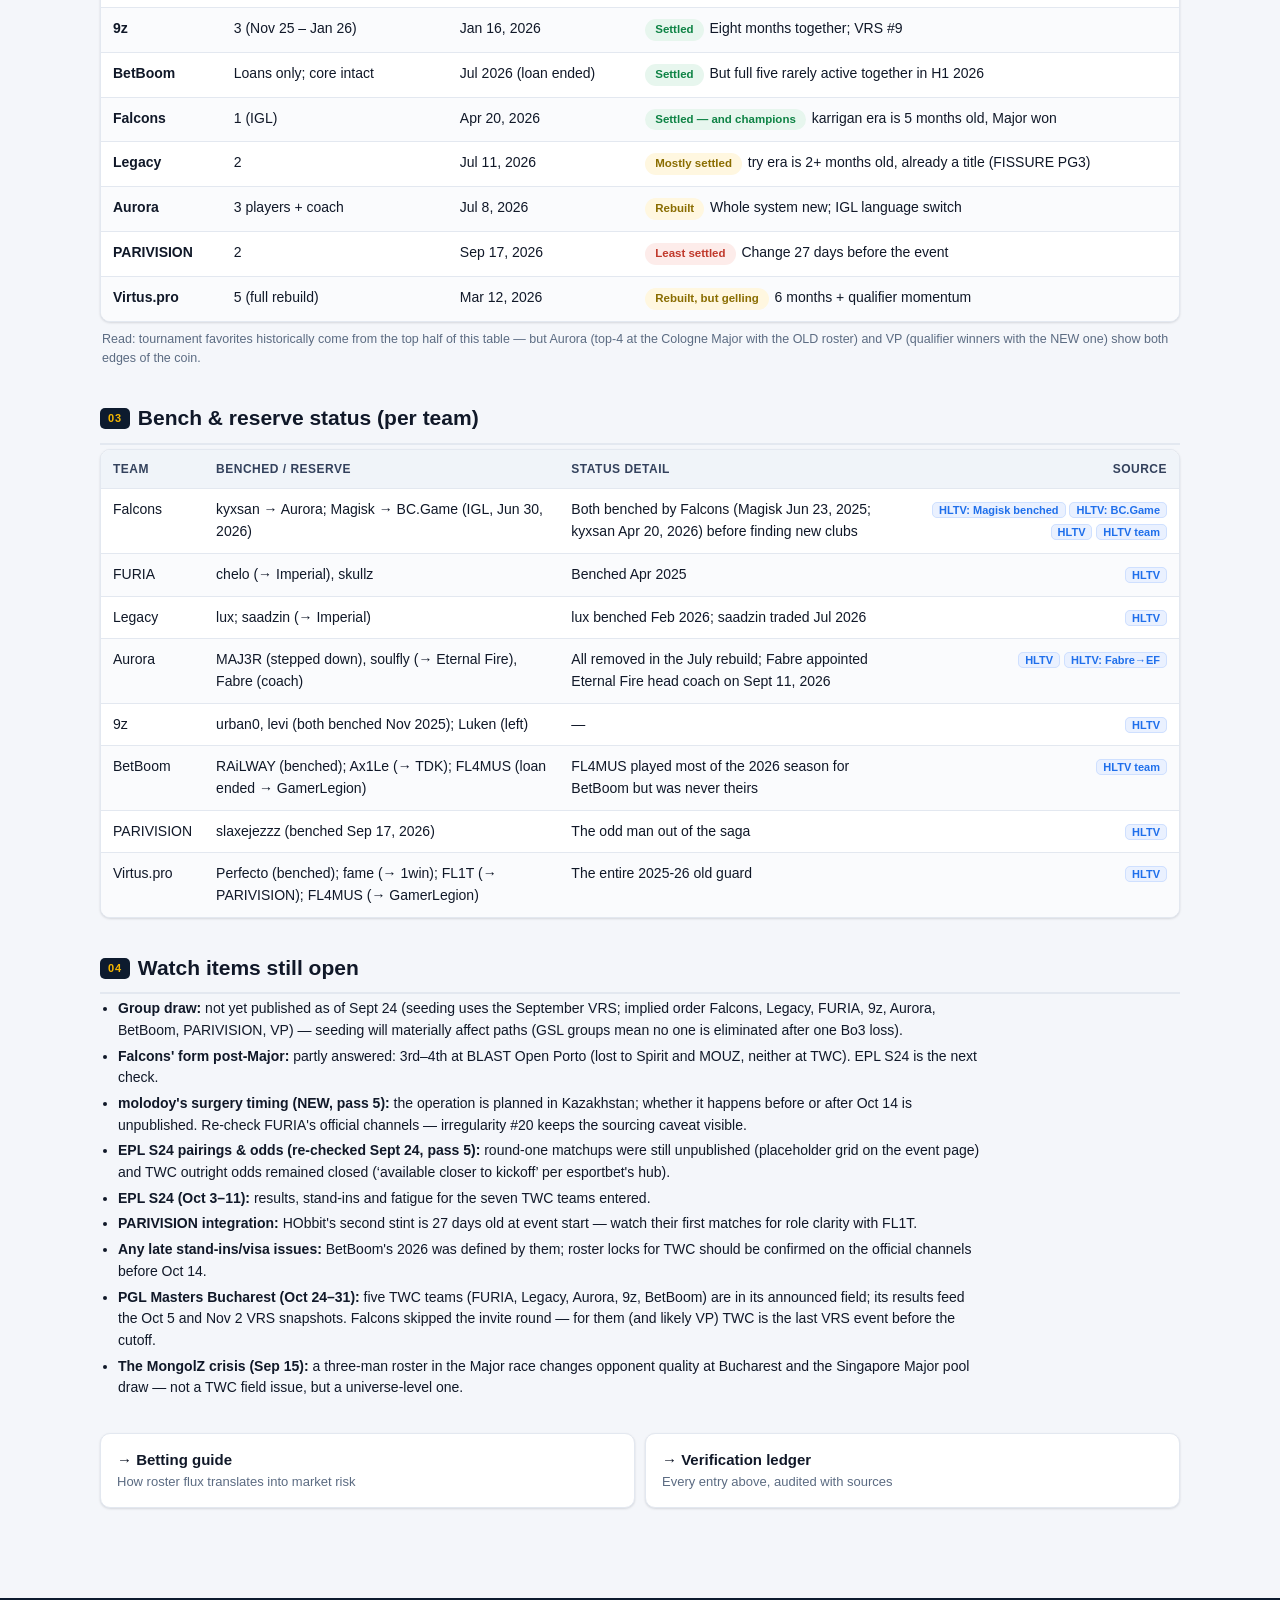
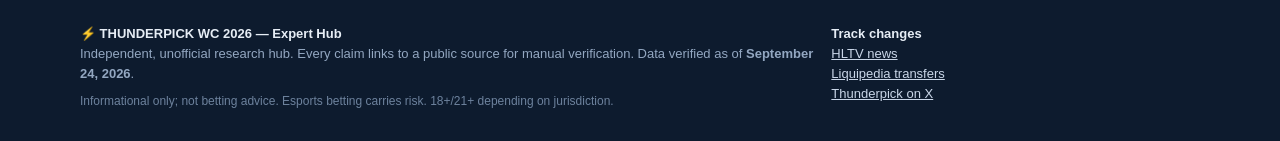
<file: roster-changes.html>
<!DOCTYPE html>
<html lang="en">
<head>
<meta charset="UTF-8">
<meta name="viewport" content="width=device-width, initial-scale=1.0">
<title>Roster Change Tracker — Thunderpick World Championship 2026 · Expert Hub</title>
<meta name="description" content="Every verified roster change, benching and signing affecting the 8 teams at the Thunderpick World Championship 2026 — with dates, sources and impact notes.">
<link rel="stylesheet" href="assets/style.css">
</head>
<body>
<a class="skip-link" href="#main-content">Skip to content</a>

<header class="site-header">
  <nav class="nav-inner" aria-label="Main">
    <a class="brand" href="index.html"><span class="bolt">⚡</span><span>THUNDERPICK WC 2026<small>EXPERT HUB · CS2</small></span></a>
    <div class="nav-links">
      <a href="index.html">Overview</a>
      <a href="teams.html">Teams</a>
      <a href="players.html">Players</a>
      <a href="stats.html">Stats &amp; Form</a>
      <a href="roster-changes.html" class="active">Roster Changes</a>
      <a href="betting-guide.html">Betting Guide</a>
      <a href="cs2-guide.html">CS2 Guide</a>
      <a href="master-list.html">Verified List</a>
    </div>
  </nav>
</header>

<main id="main-content">

<div class="page-head">
  <h1>Roster Change Tracker</h1>
  <p class="lede">Every verified transfer, signing, benching and stand-in that affects the eight teams at the TWC 2026 Finals — from the November 2025 rostermania window through today. Roster changes are the single most common cause of upset outcomes and mispriced markets in CS2; use this page as your pre-event checklist.</p>
  <span class="updated">✔ Verified as of Sept 24, 2026 (fifth pass) · newest first</span>
</div>

<div class="section">
  <h2><span class="sec-tag">01</span>Timeline — changes impacting the Finals field</h2>

  <div class="timeline">
    <div class="tl-item">
      <div class="tl-date">Oct 3–11, 2026 · 7 of 8 teams <span class="badge warn">UPCOMING</span></div>
      <p><b>ESL Pro League S24 in Katowice</b> comes right before TWC (EPL final Oct 11, TWC arrival Oct 12). Any injury, visa problem or stand-in there carries over to Malta. Under the rulebook, Legacy, BetBoom and PARIVISION (4/5 of their Aug 3 core) can absorb only one more change. Virtus.pro is the only TWC team not entered.</p>
      <div class="srcs"><a class="src" href="https://liquipedia.net/counterstrike/ESL/Pro_League/Season_24" target="_blank" rel="noopener">Liquipedia EPL S24</a><a class="src" href="https://drive.google.com/file/d/1foK6YiQ9nvCwvfTRn9uRZbV1VEKI2Hia/view" target="_blank" rel="noopener">Rulebook</a></div>
    </div>
    <div class="tl-item">
      <div class="tl-date">Sep 22, 2026 · All teams <span class="badge warn">PATCH</span></div>
      <p><b>CS2 update</b>: silent (slower) reload, silent unscope, Ancient/Cache/Mirage fixes, new default crosshair — the last known gameplay change before TWC.</p>
      <div class="srcs"><a class="src" href="https://www.hltv.org/news/45567/silent-reload-mechanic-arrives-in-new-cs-update" target="_blank" rel="noopener">HLTV patch notes</a></div>
    </div>
    <div class="tl-item">
      <div class="tl-date">Sep 20, 2026 · FURIA <span class="badge flag">INJURY WATCH</span> <span class="badge warn">PASS 5</span></div>
      <p><b>molodoy needs eye surgery</b>: pressure behind the eyes causing migraines, tablets ineffective, operation planned in Kazakhstan (per the Sept 20 StarLadder broadcast; HLTV confirms ‘molodoy's eye issues’). No roster change yet — but timing vs Oct 14 decides FURIA's ceiling, and the 3-of-5 core rule limits any replacement. Sourcing flagged as <a href="master-list.html#irregularities">irregularity #20</a>.</p>
      <div class="srcs"><a class="src" href="https://www.hltv.org/news/45564/the-evps-and-all-stars-of-starladder-starseries-fall-2026" target="_blank" rel="noopener">HLTV: EVPs</a><a class="src" href="https://x.com/NartOutHere/status/2101691201891999864" target="_blank" rel="noopener">X: NarT</a><a class="src" href="https://hawk.live/posts/molodoy-suffers-injury-ahead-esports-world-cup-2026" target="_blank" rel="noopener">hawk.live</a></div>
    </div>
    <div class="tl-item">
      <div class="tl-date">Sep 17, 2026 · FURIA <span class="badge warn">ROLE CHANGE</span></div>
      <p><b>YEKINDAR stops calling</b>: he had taken the T-side calls on Anubis, Cache and Ancient and handed them back to FalleN ("too much cortisol"). FalleN, who retires at the end of 2026, is again the sole caller. No roster change.</p>
      <div class="srcs"><a class="src" href="https://www.hltv.org/news/45540/yekindar-im-not-calling-anymore-and-hopefully-im-not-going-to-be-in-the-future" target="_blank" rel="noopener">HLTV interview</a></div>
    </div>
    <div class="tl-item">
      <div class="tl-date">Sep 17, 2026 · PARIVISION <span class="badge flag">HIGH IMPACT</span></div>
      <p><b>slaxejezzz benched; HObbit re-signed</b> — four days after the TWC team list was announced and less than a month before the Finals. HObbit becomes the second new player (with FL1T) in the lineup since July. Coach dastan had said at EWC: "I even think HObbit right now is stronger than, for example, slaxejezzz."</p>
      <div class="srcs"><a class="src" href="https://www.hltv.org/news/45534/parivision-replace-slaxejezzz-with-hobbit" target="_blank" rel="noopener">HLTV</a><a class="src" href="https://x.com/parivisiongg/status/2100555368153903362" target="_blank" rel="noopener">X: bench</a><a class="src" href="https://x.com/parivisiongg/status/2100555617832149185" target="_blank" rel="noopener">X: HObbit</a></div>
    </div>
    <div class="tl-item">
      <div class="tl-date">Sep 16, 2026 · Tournament <span class="badge ok">CONTEXT</span></div>
      <p><b>The 8-team Finals field is announced</b> (7 VRS invites + Virtus.pro from the qualifier). HLTV: the LAN features four top-10 teams, with FURIA and Falcons the only top-five sides present.</p>
      <div class="srcs"><a class="src" href="https://www.hltv.org/news/45525/falcons-and-furia-headline-thunderpick-world-championship-team-list" target="_blank" rel="noopener">HLTV</a><a class="src" href="https://www.prnewswire.com/news-releases/thunderpick-world-championship-2026-reveals-eight-team-field-for-1-million-malta-finals-302880720.html" target="_blank" rel="noopener">PRNewswire</a></div>
    </div>
    <div class="tl-item">
      <div class="tl-date">Sep 9–13, 2026 · Virtus.pro <span class="badge qualifier">ROUTE</span></div>
      <p><b>VP win the Global Qualifier</b> (3–0 vs HOTU) to take the eighth Finals spot — after losing their opener to K27 and winning five straight elimination-risk series.</p>
      <div class="srcs"><a class="src" href="https://www.fragster.com/virtus-pro-thunderpick-world-championship-2026/" target="_blank" rel="noopener">Fragster</a><a class="src" href="https://www.hltv.org/events/9308/thunderpick-world-championship-2026-closed-qualifier" target="_blank" rel="noopener">HLTV</a></div>
    </div>
    <div class="tl-item">
      <div class="tl-date">Sep 11, 2026 · Aurora <span class="badge ok">CONTEXT</span> <span class="badge warn">PASS 5</span></div>
      <p><b>Ex-coach Fabre appointed Eternal Fire head coach</b> — the coach benched in Aurora's June 29 rebuild lands at the rebuilt, now-international EF (#67 VRS), reuniting with jottAAA and soulfly. No impact on Aurora's Finals five (ashhh coaches in Malta); tracked here because it closes out Aurora's bench carousel.</p>
      <div class="srcs"><a class="src" href="https://www.hltv.org/news/45503/fabre-returns-to-eternal-fire" target="_blank" rel="noopener">HLTV</a></div>
    </div>
    <div class="tl-item">
      <div class="tl-date">Aug 1, 2026 · BetBoom / 1win <span class="badge ok">RESOLVED</span></div>
      <p><b>ArtFr0st loaned to 1win</b> as the TDK core transfers there (Ax1Le's move becomes permanent from the BetBoom bench; PARIVISION's BELCHONOKK also loans to 1win). This closes the ArtFr0st chapter: permanent BetBoom signing from PARIVISION in February → visa-hit in March → benched in April → loaned out in August.</p>
      <div class="srcs"><a class="src" href="https://www.hltv.org/news/45218/tdk-transfer-to-1win" target="_blank" rel="noopener">HLTV</a><a class="src" href="https://parivision.gg/feed/artfr0st-transfer-betboom/" target="_blank" rel="noopener">PARIVISION (Feb transfer)</a></div>
    </div>
    <div class="tl-item">
      <div class="tl-date">Jul 29, 2026 · PARIVISION <span class="badge flag">HIGH IMPACT</span></div>
      <p><b>FL1T signed from the Virtus.pro bench</b>, replacing HObbit. FL1T had been sidelined since February; he reunites with Jame and dastan from the IEM Rio Major 2022-winning Outsiders core. Debut: Esports World Cup (Aug 12–23).</p>
      <div class="srcs"><a class="src" href="https://www.hltv.org/news/45200/parivision-sign-fl1t-to-replace-hobbit" target="_blank" rel="noopener">HLTV</a></div>
    </div>
    <div class="tl-item">
      <div class="tl-date">Jul 17, 2026 · BetBoom (via VP) <span class="badge ok">RESOLVED</span></div>
      <p><b>FL4MUS joins GamerLegion permanently</b> (bought from Virtus.pro, not loaned). BetBoom's CEO had already ruled out buying him (Jul 3), closing the loanee chapter: BetBoom's Finals five is Boombl4–zorte–S1ren–d1Ledez–Magnojez.</p>
      <div class="srcs"><a class="src" href="https://www.hltv.org/news/45019/short-news-week-26" target="_blank" rel="noopener">HLTV short news</a><a class="src" href="https://cybersport.metaratings.ru/news/rabotaem-ne-arenda-fl4mus-pereshyol-v-gamerlegion-iz-virtus-pro-635089/" target="_blank" rel="noopener">Metaratings</a></div>
    </div>
    <div class="tl-item">
      <div class="tl-date">Jul 11, 2026 · Legacy <span class="badge flag">HIGH IMPACT</span></div>
      <p><b>try signed from Imperial; saadzin traded to Imperial</b>. The Argentine AWPer (21) reunites with dumau and latto from 00NATION/IEM Rio Major 2022 days. Completes Legacy's roster after the n1ssim saga.</p>
      <div class="srcs"><a class="src" href="https://www.hltv.org/news/45114/official-legacy-sign-try" target="_blank" rel="noopener">HLTV</a></div>
    </div>
    <div class="tl-item">
      <div class="tl-date">Jul 9–10, 2026 · Legacy / Imperial <span class="badge ok">CONTEXT</span></div>
      <p><b>n1ssim returns to Legacy's active lineup</b> (he had asked to be benched after the Cologne Major; Legacy explored insani and tomaszin as replacements before he came back). Imperial sign saadzin and bench levi.</p>
      <div class="srcs"><a class="src" href="https://www.hltv.org/news/45100/official-n1ssim-returns-to-legacys-active-lineup" target="_blank" rel="noopener">HLTV</a><a class="src" href="https://www.hltv.org/news/44998/summer-2026-rostermania-as-it-happened" target="_blank" rel="noopener">HLTV rostermania</a></div>
    </div>
    <div class="tl-item">
      <div class="tl-date">Jul 8, 2026 · Aurora <span class="badge flag">HIGH IMPACT</span></div>
      <p><b>kyxsan signed from the Falcons bench as IGL</b>, completing Aurora's international rebuild in six days: coach Fabre benched (Jun 29) → MAJ3R stepped down &amp; soulfly benched (Jul 2) → Jimpphat + coach ashhh (Jul 3) → kyxsan (Jul 8). An all-Turkish squad became majority-international overnight.</p>
      <div class="srcs"><a class="src" href="https://www.strafe.com/news/read/aurora-locks-in-new-cs2-roster-with-kyxsan-and-jimpphat/" target="_blank" rel="noopener">Strafe</a><a class="src" href="https://www.hltv.org/news/44998/summer-2026-rostermania-as-it-happened" target="_blank" rel="noopener">HLTV rostermania</a></div>
    </div>
    <div class="tl-item">
      <div class="tl-date">Jul 2, 2026 · BetBoom <span class="badge ok">RESOLVED</span></div>
      <p><b>FL4MUS' loan ends</b>. He played IEM Atlanta in place of d1Ledez and the Cologne Major (5th–8th) in place of the absent S1ren; d1Ledez was back for Cologne. <span class="badge flag">Corrected in pass 3</span></p>
      <div class="srcs"><a class="src" href="https://www.hltv.org/news/45019/short-news-week-26" target="_blank" rel="noopener">HLTV short news</a><a class="src" href="https://www.hltv.org/news/44736/s1ren-to-miss-start-of-cologne-major" target="_blank" rel="noopener">HLTV: S1ren misses Cologne</a><a class="src" href="https://github.com/ValveSoftware/counter-strike_regional_standings/tree/main/invitation/2026/details/2026_08_03" target="_blank" rel="noopener">Valve VRS match data</a></div>
    </div>
    <div class="tl-item">
      <div class="tl-date">Jun 17, 2026 · PARIVISION <span class="badge warn">SAGA</span></div>
      <p><b>HObbit first joins PARIVISION</b> as a stand-in (later replaced by FL1T on Jul 29, then re-signed Sep 17 — see top of timeline).</p>
      <div class="srcs"><a class="src" href="https://www.hltv.org/news/45200/parivision-sign-fl1t-to-replace-hobbit" target="_blank" rel="noopener">HLTV</a></div>
    </div>
    <div class="tl-item">
      <div class="tl-date">Jun 2–18, 2026 · BetBoom <span class="badge flag">CORRECTED IN PASS 3</span></div>
      <p><b>S1ren misses the Cologne Major</b>; d1Ledez is back and FL4MUS plays as the fifth for the whole run (5th–8th). Earlier versions of this site said FL4MUS replaced d1Ledez at Cologne. Valve's match-level data shows he replaced d1Ledez only at IEM Atlanta (May 12–17).</p>
      <div class="srcs"><a class="src" href="https://www.hltv.org/news/44736/s1ren-to-miss-start-of-cologne-major" target="_blank" rel="noopener">HLTV</a><a class="src" href="https://github.com/ValveSoftware/counter-strike_regional_standings/tree/main/invitation/2026/details/2026_08_03" target="_blank" rel="noopener">Valve VRS match data</a></div>
    </div>
    <div class="tl-item">
      <div class="tl-date">Apr 20, 2026 · Falcons <span class="badge flag">HIGH IMPACT</span></div>
      <p><b>karrigan signed from FaZe; kyxsan benched</b> (hours apart), after Falcons' 3rd place at IEM Rio. FaZe — who had just missed the Cologne Major for the first time in org history — lost their long-time IGL; Twistzz confirmed karrigan "wasn't kicked". Two months later Falcons won the Major.</p>
      <div class="srcs"><a class="src" href="https://www.hltv.org/news/44428/falcons-confirm-karrigan-signing" target="_blank" rel="noopener">HLTV</a><a class="src" href="https://www.talkesport.com/editorials/karrigan-leaves-faze-clan-falcons-architect-blueprint-2026/" target="_blank" rel="noopener">TalkEsport</a></div>
    </div>
    <div class="tl-item">
      <div class="tl-date">Apr 17, 2026 · FURIA <span class="badge warn">STORYLINE</span></div>
      <p><b>FalleN announces his retirement at the end of 2026</b>, on stage at IEM Rio: "It's 247 more days… at the end of the year, I'm going to do other things within CS." TWC 2026 becomes part of the farewell tour of Brazil's most influential player.</p>
      <div class="srcs"><a class="src" href="https://www.dust2.us/news/72948/breaking-fallen-announces-retirement-on-stage-at-iem-rio" target="_blank" rel="noopener">Dust2.us</a></div>
    </div>
    <div class="tl-item">
      <div class="tl-date">Apr 9, 2026 · BetBoom <span class="badge flag">HIGH IMPACT</span></div>
      <p><b>d1Ledez returns; zorte kept for the season; ArtFr0st benched</b>. BetBoom: ArtFr0st "needed to apply for a US visa from Europe, but without a Schengen visa, he automatically lost the opportunity to participate in the Atlanta tournament." The Finals five (Boombl4–zorte–S1ren–d1Ledez–Magnojez) is settled here.</p>
      <div class="srcs"><a class="src" href="https://www.hltv.org/news/44322/d1ledez-returns-to-betbooms-starting-roster-as-zorte-stays-for-the-season-over-artfr0st" target="_blank" rel="noopener">HLTV</a></div>
    </div>
    <div class="tl-item">
      <div class="tl-date">Mar 23, 2026 · BetBoom <span class="badge warn">VISA CRISIS</span></div>
      <p><b>FL4MUS (loan) and zorte fielded as stand-ins for visa-hit d1Ledez AND ArtFr0st</b> across three LANs (Bucharest, Portugal, Spain) before the Cologne Major cut-off. FL4MUS stayed on as the fifth through IEM Atlanta and the Major run (5th–8th); at the Major he replaced S1ren, not d1Ledez.</p>
      <div class="srcs"><a class="src" href="https://www.hltv.org/news/44170/betboom-to-field-fl4mus-and-zorte-as-stand-ins-at-upcoming-lans-due-to-visa-issues" target="_blank" rel="noopener">HLTV</a></div>
    </div>
    <div class="tl-item">
      <div class="tl-date">Mar 12, 2026 · Virtus.pro <span class="badge flag">HIGH IMPACT</span></div>
      <p><b>VP finalize their academy rebuild</b>: mir returns as IGL; b1st and tO0RO (VP.Prodigy) stay; AquaRS and F0R3VER promoted. This followed the Feb benching of Perfecto, FL1T and fame after the old roster sank to ~#100–123 in the VRS. The academy core's VRS points became VP's lifeline.</p>
      <div class="srcs"><a class="src" href="https://www.hltv.org/news/44059/virtuspro-finalize-roster-with-academy-duo" target="_blank" rel="noopener">HLTV</a><a class="src" href="https://insider-gaming.com/virtus-pro-2026-roster/" target="_blank" rel="noopener">Insider Gaming</a></div>
    </div>
    <div class="tl-item">
      <div class="tl-date">Feb–Mar 2026 · Virtus.pro <span class="badge flag">HIGH IMPACT</span></div>
      <p><b>Perfecto, FL1T and fame benched/transfer-listed</b> — the dismantling of the old VP. (FL1T → PARIVISION in July; fame: K27 loan Apr 22–Jul 1, TDK loan Jul 17, then 1win permanently Aug 1; FL4MUS' rights eventually sold to GamerLegion.)</p>
      <div class="srcs"><a class="src" href="https://www.hltv.org/news/44059/virtuspro-finalize-roster-with-academy-duo" target="_blank" rel="noopener">HLTV</a></div>
    </div>
    <div class="tl-item">
      <div class="tl-date">Feb 5, 2026 · BetBoom <span class="badge ok">CONTEXT</span></div>
      <p><b>ArtFr0st joins BetBoom permanently from PARIVISION</b> (he had been their loanee AWPer since July 2025, when zorte was first benched). Two months later the visa crisis reversed the move — see Mar 23 / Apr 9.</p>
      <div class="srcs"><a class="src" href="https://parivision.gg/feed/artfr0st-transfer-betboom/" target="_blank" rel="noopener">PARIVISION (official)</a><a class="src" href="https://www.hltv.org/news/42130/betboom-bench-zorte-acquire-artfr0st-on-loan-for-fissure-playground-1" target="_blank" rel="noopener">HLTV: original loan</a></div>
    </div>
    <div class="tl-item">
      <div class="tl-date">Feb 2–3, 2026 · Legacy <span class="badge flag">HIGH IMPACT</span></div>
      <p><b>lux benched → arT signed from Fluxo</b> as IGL, after a dire start to 2026 (last place in IEM Krakow Stage 1). arT — FURIA's iconic ex-captain — brought the aggressive system that Legacy rode to three Chinese titles.</p>
      <div class="srcs"><a class="src" href="https://www.hltv.org/news/43796/official-legacy-bench-lux-reported-to-sign-art" target="_blank" rel="noopener">HLTV: lux</a><a class="src" href="https://www.hltv.org/news/43812/official-legacy-sign-art" target="_blank" rel="noopener">HLTV: arT</a></div>
    </div>
    <div class="tl-item">
      <div class="tl-date">Jan 17, 2026 · BetBoom <span class="badge ok">CONTEXT</span></div>
      <p><b>Ax1Le transfers to TDK</b> after a long stretch on BetBoom's bench (he had been benched since 2025; TDK later became the 1win core).</p>
      <div class="srcs"><a class="src" href="https://www.hltv.org/team/12394/betboom" target="_blank" rel="noopener">HLTV team transfers</a></div>
    </div>
    <div class="tl-item">
      <div class="tl-date">Jan 16, 2026 · 9z <span class="badge flag">HIGH IMPACT</span></div>
      <p><b>dgt returns to 9z</b> from paiN, replacing Luken — completing a three-change rebuild that started in Nov 2025. This exact five then climbed to #4 in the world on VRS by August.</p>
      <div class="srcs"><a class="src" href="https://www.hltv.org/news/43643/dgt-returns-to-9z" target="_blank" rel="noopener">HLTV</a></div>
    </div>
    <div class="tl-item">
      <div class="tl-date">Jan 6, 2026 · 9z <span class="badge warn">RISK AT THE TIME</span></div>
      <p><b>Luken departs</b> (declined renewal, joined Gaimin Gladiators) — 9z publicly acknowledged the change threatened their VRS standing and Major path. It worked out: they rose instead.</p>
      <div class="srcs"><a class="src" href="https://www.hltv.org/news/43581/luken-departs-9z" target="_blank" rel="noopener">HLTV</a></div>
    </div>
    <div class="tl-item">
      <div class="tl-date">Nov 2025 · 9z <span class="badge flag">HIGH IMPACT</span></div>
      <p><b>luchov and meyern signed</b> (urban0 and levi benched) — returning 9z to an Argentinian core and setting up their 2026 rise.</p>
      <div class="srcs"><a class="src" href="https://www.hltv.org/news/43643/dgt-returns-to-9z" target="_blank" rel="noopener">HLTV</a></div>
    </div>
    <div class="tl-item">
      <div class="tl-date">Apr 2025 · FURIA <span class="badge ok">CONTEXT</span></div>
      <p><b>The international pivot</b>: molodoy (KZ) replaced chelo; YEKINDAR (LV) replaced skullz as a stand-in (later permanent). Since then — the longest-standing top-five roster in the field.</p>
      <div class="srcs"><a class="src" href="https://www.hltv.org/news/41512/furia-bench-skullz-add-yekindar-as-stand-in" target="_blank" rel="noopener">HLTV</a></div>
    </div>
    <div class="tl-item">
      <div class="tl-date">Apr 5, 2025 · Aurora <span class="badge ok">ORIGIN</span></div>
      <p><b>Aurora sign the entire Eternal Fire roster</b> (MAJ3R, XANTARES, woxic, Wicadia, jottAAA + coach Fabre) after woxic cited unfavourable CS sponsorship conditions in Turkey. That all-Turkish squad became the July 2026 international rebuild's starting point — two of the five (XANTARES, woxic) remain in the Finals lineup.</p>
      <div class="srcs"><a class="src" href="https://bo3.gg/news/aurora-sign-eternal-fire-roster" target="_blank" rel="noopener">bo3.gg</a><a class="src" href="https://www.hltv.org/news/45050/maj3r-steps-down-from-aurora" target="_blank" rel="noopener">HLTV: era end</a></div>
    </div>
  </div>
</div>

<div class="section">
  <h2><span class="sec-tag">01b</span>Ecosystem watch — changes outside the Finals field that move the picture</h2>
  <p class="sub">These teams are not in the TWC 2026 Finals, but their moves change the Major race, the PGL Masters Bucharest field and the form signals around the event. Logged in passes 4–5 (Sept 24).</p>
  <div class="timeline">
    <div class="tl-item">
      <div class="tl-date">Sep 23, 2026 · Complexity / ODDIK <span class="badge flag">ECOSYSTEM</span> <span class="badge warn">PASS 5</span></div>
      <p><b>Two org closures in one day:</b> Complexity ceased operations (owner/CEO Jason Lake out after 23 years; the brand reverted to GameSquare; the CS exit came in Aug 2025), and Brazil's ODDIK paused esports operations indefinitely (benching diozera/nardes, releasing the rest). Scene-contraction context around the Finals — and around 9z and Legacy's home region in particular.</p>
      <div class="srcs"><a class="src" href="https://www.hltv.org/news/45568/complexity-ceases-operations-and-jason-lake-departs-after-23-years" target="_blank" rel="noopener">HLTV: coL</a><a class="src" href="https://www.hltv.org/news/45569/oddik-pause-esports-operations" target="_blank" rel="noopener">HLTV: ODDIK</a></div>
    </div>
    <div class="tl-item">
      <div class="tl-date">Sep 22, 2026 · BC.Game <span class="badge flag">ECOSYSTEM</span> <span class="badge warn">PASS 5</span></div>
      <p><b>electroNic benched; asap signed (ex-THUNDER dOWNUNDER) — and a VRS region flip</b>: the s1mple–Magisk–Senzu–mzinho project (coach TaZ) moves from the Europe VRS (36th, outside the Singapore top-18 zone) to the Asia VRS, where its 1,191 points would rank 4th (five Asian invites). Reshapes the Singapore Major race around the TWC field's VRS points.</p>
      <div class="srcs"><a class="src" href="https://www.hltv.org/news/45566/official-bcgame-add-asap" target="_blank" rel="noopener">HLTV: official</a><a class="src" href="https://www.hltv.org/news/45565/bcgame-bench-electronic-sources-indicate-asap-as-replacement" target="_blank" rel="noopener">HLTV: bench</a></div>
    </div>
    <div class="tl-item">
      <div class="tl-date">Sep 15, 2026 · The MongolZ <span class="badge flag">ECOSYSTEM</span></div>
      <p><b>tikuak and DarkMeister benched</b> — two months after signing them. The 2024 TWC champions (not in the 2026 field) are down to three active players (bLitz, Techno, 910) plus coach maaRaa inside the Major-cutoff window. Any replacement moves the Singapore Major seeding picture.</p>
      <div class="srcs"><a class="src" href="https://www.shanethegamer.com/news/the-mongolz-bench-tikuak-darkmeister/" target="_blank" rel="noopener">STG report</a><a class="src" href="https://x.com/CS2News_EN/status/2099832201793753276" target="_blank" rel="noopener">X: official post</a></div>
    </div>
    <div class="tl-item">
      <div class="tl-date">Aug 10, 2026 · EPL S24 / 1win <span class="badge ok">ECOSYSTEM</span></div>
      <p><b>All 12 VRS invites to ESL Pro League S24 were accepted</b>; the four ECL champions were <b>1win (TDK core + fame + PARIVISION-loanee BELCHONOKK)</b>, M80, ShindeN and TYLOO. Seven TWC teams will meet this field in Katowice — including ex-VP and ex-BetBoom players now on 1win.</p>
      <div class="srcs"><a class="src" href="https://www.hltv.org/news/45270/esl-pro-league-s24-invites-announced" target="_blank" rel="noopener">HLTV</a><a class="src" href="https://insider-gaming.com/esl-announces-teams-for-pro-league-return-to-katowice/" target="_blank" rel="noopener">Insider Gaming</a></div>
    </div>
    <div class="tl-item">
      <div class="tl-date">Jul 12–13, 2026 · The MongolZ <span class="badge ok">ECOSYSTEM</span></div>
      <p><b>Signed tikuak (17, Chinggis Warriors) and academy graduate DarkMeister (18)</b> after benching cobrazera and losing mzinho to BC.Game — the rebuild that was reversed on Sept 15 (above).</p>
      <div class="srcs"><a class="src" href="https://www.strafe.com/news/read/the-mongolz-finalizes-cs2-roster-with-two-youngsters/" target="_blank" rel="noopener">Strafe</a><a class="src" href="https://www.esportsbets.com/news/mongol-z-tikuak-darkmeister-cs2-roster" target="_blank" rel="noopener">EsportsBets</a></div>
    </div>
  </div>
</div>

<div class="section">
  <h2><span class="sec-tag">02</span>Stability score — who arrives settled?</h2>
  <div class="table-wrap">
    <table>
      <thead><tr><th>Team</th><th>Changes since Nov 2025</th><th>Last change</th><th>Stability read</th></tr></thead>
      <tbody>
        <tr><td><b>FURIA</b></td><td>0</td><td>Apr 2025</td><td><span class="badge ok">Most settled</span> Core intact for 18 months</td></tr>
        <tr><td><b>9z</b></td><td>3 (Nov 25 – Jan 26)</td><td>Jan 16, 2026</td><td><span class="badge ok">Settled</span> Eight months together; VRS #9</td></tr>
        <tr><td><b>BetBoom</b></td><td>Loans only; core intact</td><td>Jul 2026 (loan ended)</td><td><span class="badge ok">Settled</span> But full five rarely active together in H1 2026</td></tr>
        <tr><td><b>Falcons</b></td><td>1 (IGL)</td><td>Apr 20, 2026</td><td><span class="badge ok">Settled — and champions</span> karrigan era is 5 months old, Major won</td></tr>
        <tr><td><b>Legacy</b></td><td>2</td><td>Jul 11, 2026</td><td><span class="badge warn">Mostly settled</span> try era is 2+ months old, already a title (FISSURE PG3)</td></tr>
        <tr><td><b>Aurora</b></td><td>3 players + coach</td><td>Jul 8, 2026</td><td><span class="badge warn">Rebuilt</span> Whole system new; IGL language switch</td></tr>
        <tr><td><b>PARIVISION</b></td><td>2</td><td>Sep 17, 2026</td><td><span class="badge flag">Least settled</span> Change 27 days before the event</td></tr>
        <tr><td><b>Virtus.pro</b></td><td>5 (full rebuild)</td><td>Mar 12, 2026</td><td><span class="badge warn">Rebuilt, but gelling</span> 6 months + qualifier momentum</td></tr>
      </tbody>
    </table>
  </div>
  <p class="table-note">Read: tournament favorites historically come from the top half of this table — but Aurora (top-4 at the Cologne Major with the OLD roster) and VP (qualifier winners with the NEW one) show both edges of the coin.</p>
</div>

<div class="section">
  <h2><span class="sec-tag">03</span>Bench &amp; reserve status (per team)</h2>
  <div class="table-wrap">
    <table>
      <thead><tr><th>Team</th><th>Benched / reserve</th><th>Status detail</th><th class="num">Source</th></tr></thead>
      <tbody>
        <tr><td>Falcons</td><td>kyxsan → Aurora; Magisk → BC.Game (IGL, Jun 30, 2026)</td><td>Both benched by Falcons (Magisk Jun 23, 2025; kyxsan Apr 20, 2026) before finding new clubs</td><td class="num"><a class="src" href="https://www.hltv.org/news/42041/falcons-bench-magisk" target="_blank" rel="noopener">HLTV: Magisk benched</a> <a class="src" href="https://www.hltv.org/news/45031/bcgame-sign-magisk-as-in-game-leader" target="_blank" rel="noopener">HLTV: BC.Game</a> <a class="src" href="https://www.hltv.org/news/44428/falcons-confirm-karrigan-signing" target="_blank" rel="noopener">HLTV</a> <a class="src" href="https://www.hltv.org/team/11283/falcons" target="_blank" rel="noopener">HLTV team</a></td></tr>
        <tr><td>FURIA</td><td>chelo (→ Imperial), skullz</td><td>Benched Apr 2025</td><td class="num"><a class="src" href="https://www.hltv.org/news/41512/furia-bench-skullz-add-yekindar-as-stand-in" target="_blank" rel="noopener">HLTV</a></td></tr>
        <tr><td>Legacy</td><td>lux; saadzin (→ Imperial)</td><td>lux benched Feb 2026; saadzin traded Jul 2026</td><td class="num"><a class="src" href="https://www.hltv.org/news/43796/official-legacy-bench-lux-reported-to-sign-art" target="_blank" rel="noopener">HLTV</a></td></tr>
        <tr><td>Aurora</td><td>MAJ3R (stepped down), soulfly (→ Eternal Fire), Fabre (coach)</td><td>All removed in the July rebuild; Fabre appointed Eternal Fire head coach on Sept 11, 2026</td><td class="num"><a class="src" href="https://www.hltv.org/news/44998/summer-2026-rostermania-as-it-happened" target="_blank" rel="noopener">HLTV</a> <a class="src" href="https://www.hltv.org/news/45503/fabre-returns-to-eternal-fire" target="_blank" rel="noopener">HLTV: Fabre→EF</a></td></tr>
        <tr><td>9z</td><td>urban0, levi (both benched Nov 2025); Luken (left)</td><td>—</td><td class="num"><a class="src" href="https://www.hltv.org/news/43643/dgt-returns-to-9z" target="_blank" rel="noopener">HLTV</a></td></tr>
        <tr><td>BetBoom</td><td>RAiLWAY (benched); Ax1Le (→ TDK); FL4MUS (loan ended → GamerLegion)</td><td>FL4MUS played most of the 2026 season for BetBoom but was never theirs</td><td class="num"><a class="src" href="https://www.hltv.org/team/12394/betboom" target="_blank" rel="noopener">HLTV team</a></td></tr>
        <tr><td>PARIVISION</td><td>slaxejezzz (benched Sep 17, 2026)</td><td>The odd man out of the saga</td><td class="num"><a class="src" href="https://www.hltv.org/news/45534/parivision-replace-slaxejezzz-with-hobbit" target="_blank" rel="noopener">HLTV</a></td></tr>
        <tr><td>Virtus.pro</td><td>Perfecto (benched); fame (→ 1win); FL1T (→ PARIVISION); FL4MUS (→ GamerLegion)</td><td>The entire 2025-26 old guard</td><td class="num"><a class="src" href="https://www.hltv.org/news/44059/virtuspro-finalize-roster-with-academy-duo" target="_blank" rel="noopener">HLTV</a></td></tr>
      </tbody>
    </table>
  </div>
</div>

<div class="section">
  <h2><span class="sec-tag">04</span>Watch items still open</h2>
  <ul class="mini-list" style="max-width:880px;">
    <li><b>Group draw:</b> not yet published as of Sept 24 (seeding uses the September VRS; implied order Falcons, Legacy, FURIA, 9z, Aurora, BetBoom, PARIVISION, VP) — seeding will materially affect paths (GSL groups mean no one is eliminated after one Bo3 loss).</li>
    <li><b>Falcons' form post-Major:</b> partly answered: 3rd–4th at BLAST Open Porto (lost to Spirit and MOUZ, neither at TWC). EPL S24 is the next check.</li>
    <li><b>molodoy's surgery timing (NEW, pass 5):</b> the operation is planned in Kazakhstan; whether it happens before or after Oct 14 is unpublished. Re-check FURIA's official channels — irregularity #20 keeps the sourcing caveat visible.</li>
    <li><b>EPL S24 pairings &amp; odds (re-checked Sept 24, pass 5):</b> round-one matchups were still unpublished (placeholder grid on the event page) and TWC outright odds remained closed (‘available closer to kickoff’ per esportbet's hub).</li>
    <li><b>EPL S24 (Oct 3–11):</b> results, stand-ins and fatigue for the seven TWC teams entered.</li>
    <li><b>PARIVISION integration:</b> HObbit's second stint is 27 days old at event start — watch their first matches for role clarity with FL1T.</li>
    <li><b>Any late stand-ins/visa issues:</b> BetBoom's 2026 was defined by them; roster locks for TWC should be confirmed on the official channels before Oct 14.</li>
    <li><b>PGL Masters Bucharest (Oct 24–31):</b> five TWC teams (FURIA, Legacy, Aurora, 9z, BetBoom) are in its announced field; its results feed the Oct 5 and Nov 2 VRS snapshots. Falcons skipped the invite round — for them (and likely VP) TWC is the last VRS event before the cutoff.</li>
    <li><b>The MongolZ crisis (Sep 15):</b> a three-man roster in the Major race changes opponent quality at Bucharest and the Singapore Major pool draw — not a TWC field issue, but a universe-level one.</li>
  </ul>
</div>

<div class="pager">
  <a href="betting-guide.html"><b>→ Betting guide</b><span>How roster flux translates into market risk</span></a>
  <a href="master-list.html"><b>→ Verification ledger</b><span>Every entry above, audited with sources</span></a>
</div>

</main>

<footer class="site-footer">
  <div class="footer-inner">
    <div>
      <b style="color:#e6edf5;">⚡ THUNDERPICK WC 2026 — Expert Hub</b><br>
      Independent, unofficial research hub. Every claim links to a public source for manual verification. Data verified as of <b>September 24, 2026</b>.
      <div class="fine" style="margin-top:8px;">Informational only; not betting advice. Esports betting carries risk. 18+/21+ depending on jurisdiction.</div>
    </div>
    <div>
      <b style="color:#e6edf5;">Track changes</b><br>
      <a href="https://www.hltv.org/news" target="_blank" rel="noopener">HLTV news</a><br>
      <a href="https://liquipedia.net/counterstrike/Portal:Transfers" target="_blank" rel="noopener">Liquipedia transfers</a><br>
      <a href="https://twitter.com/thunderpickco" target="_blank" rel="noopener">Thunderpick on X</a>
    </div>
  </div>
</footer>

</body>
</html>
</file>
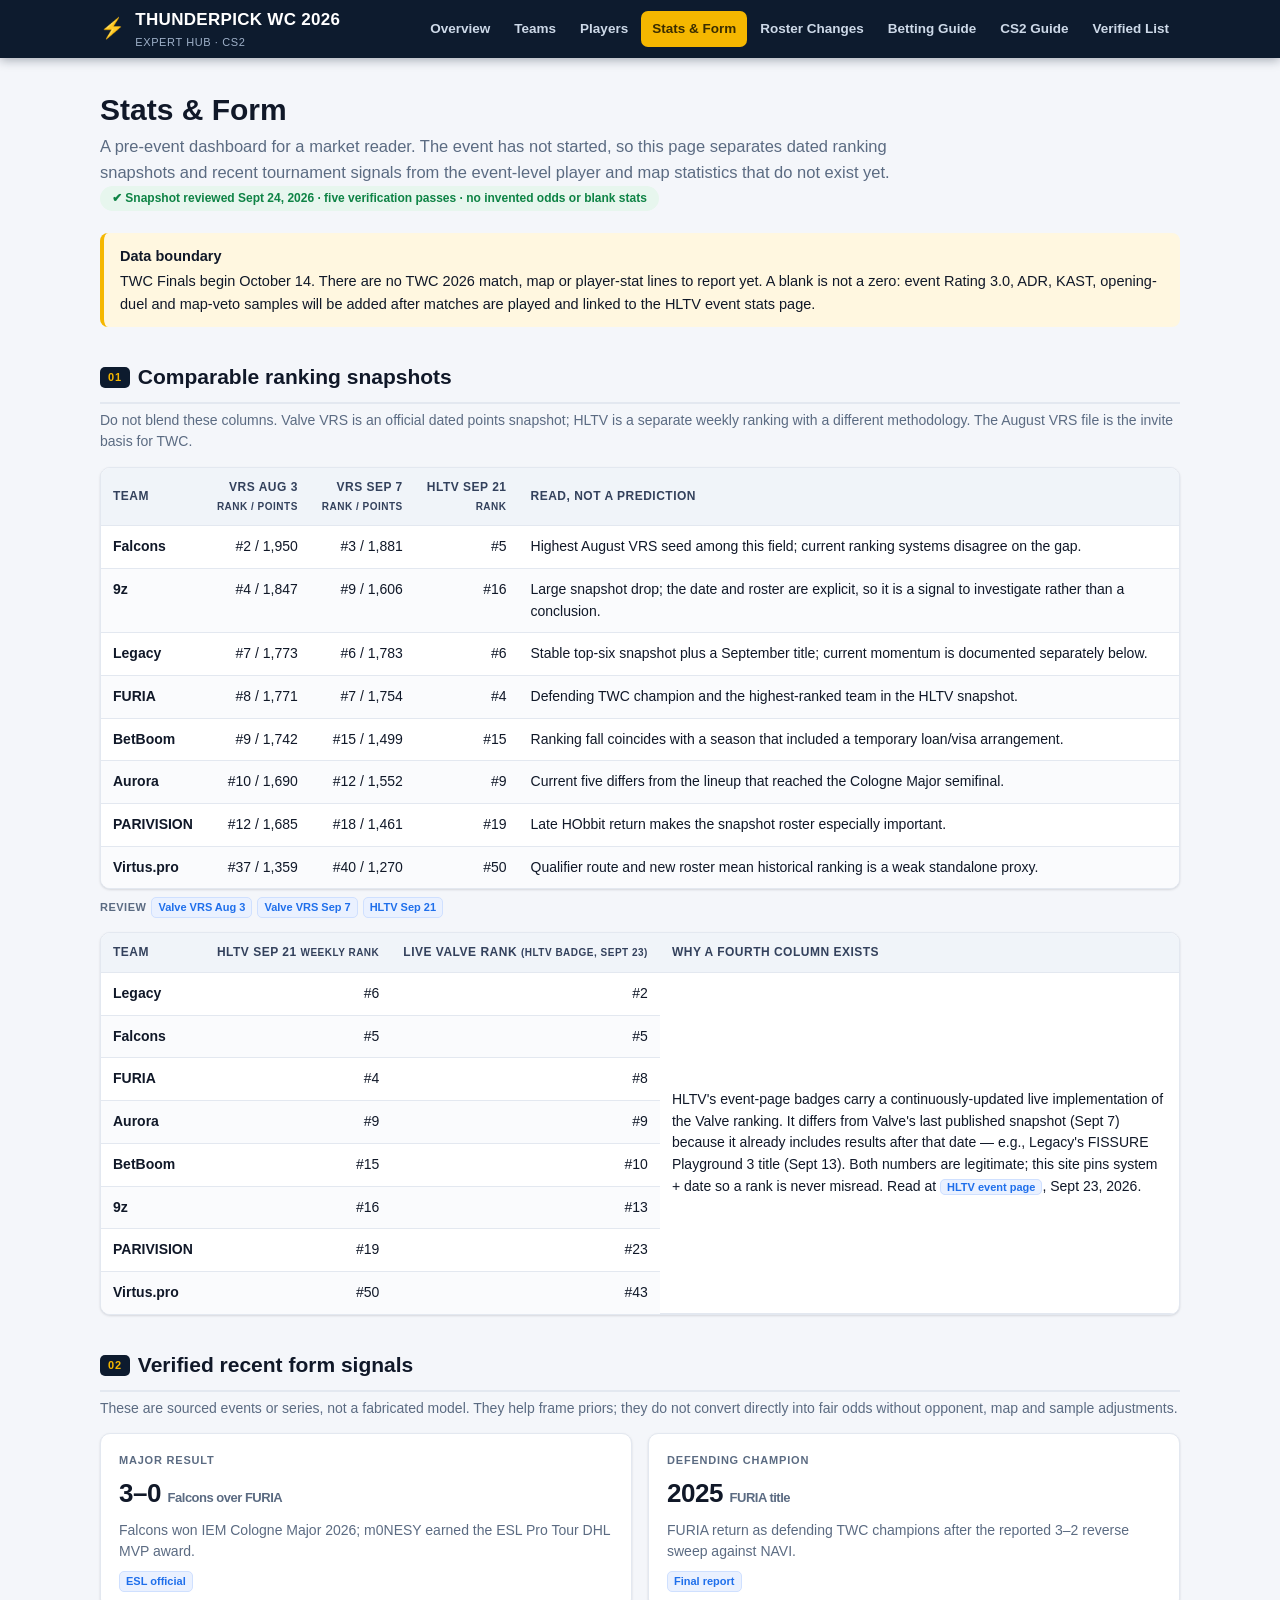
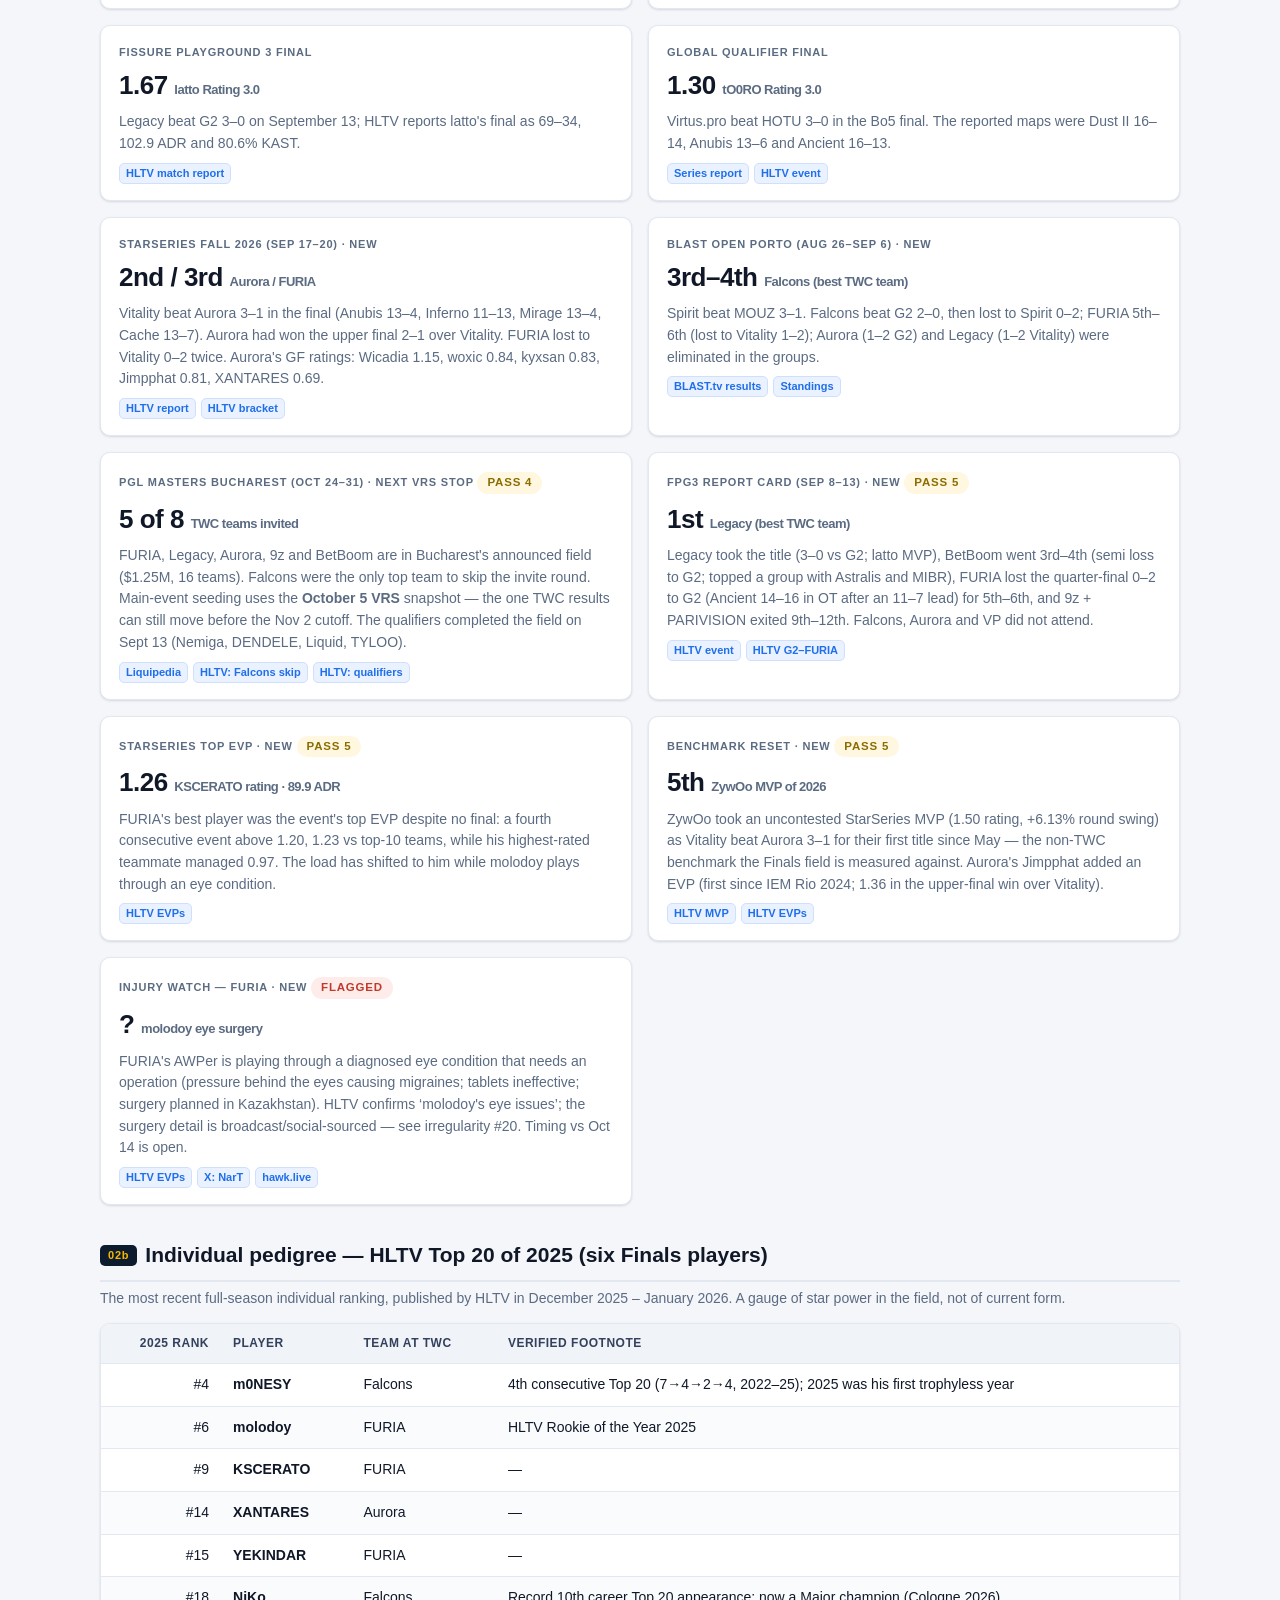
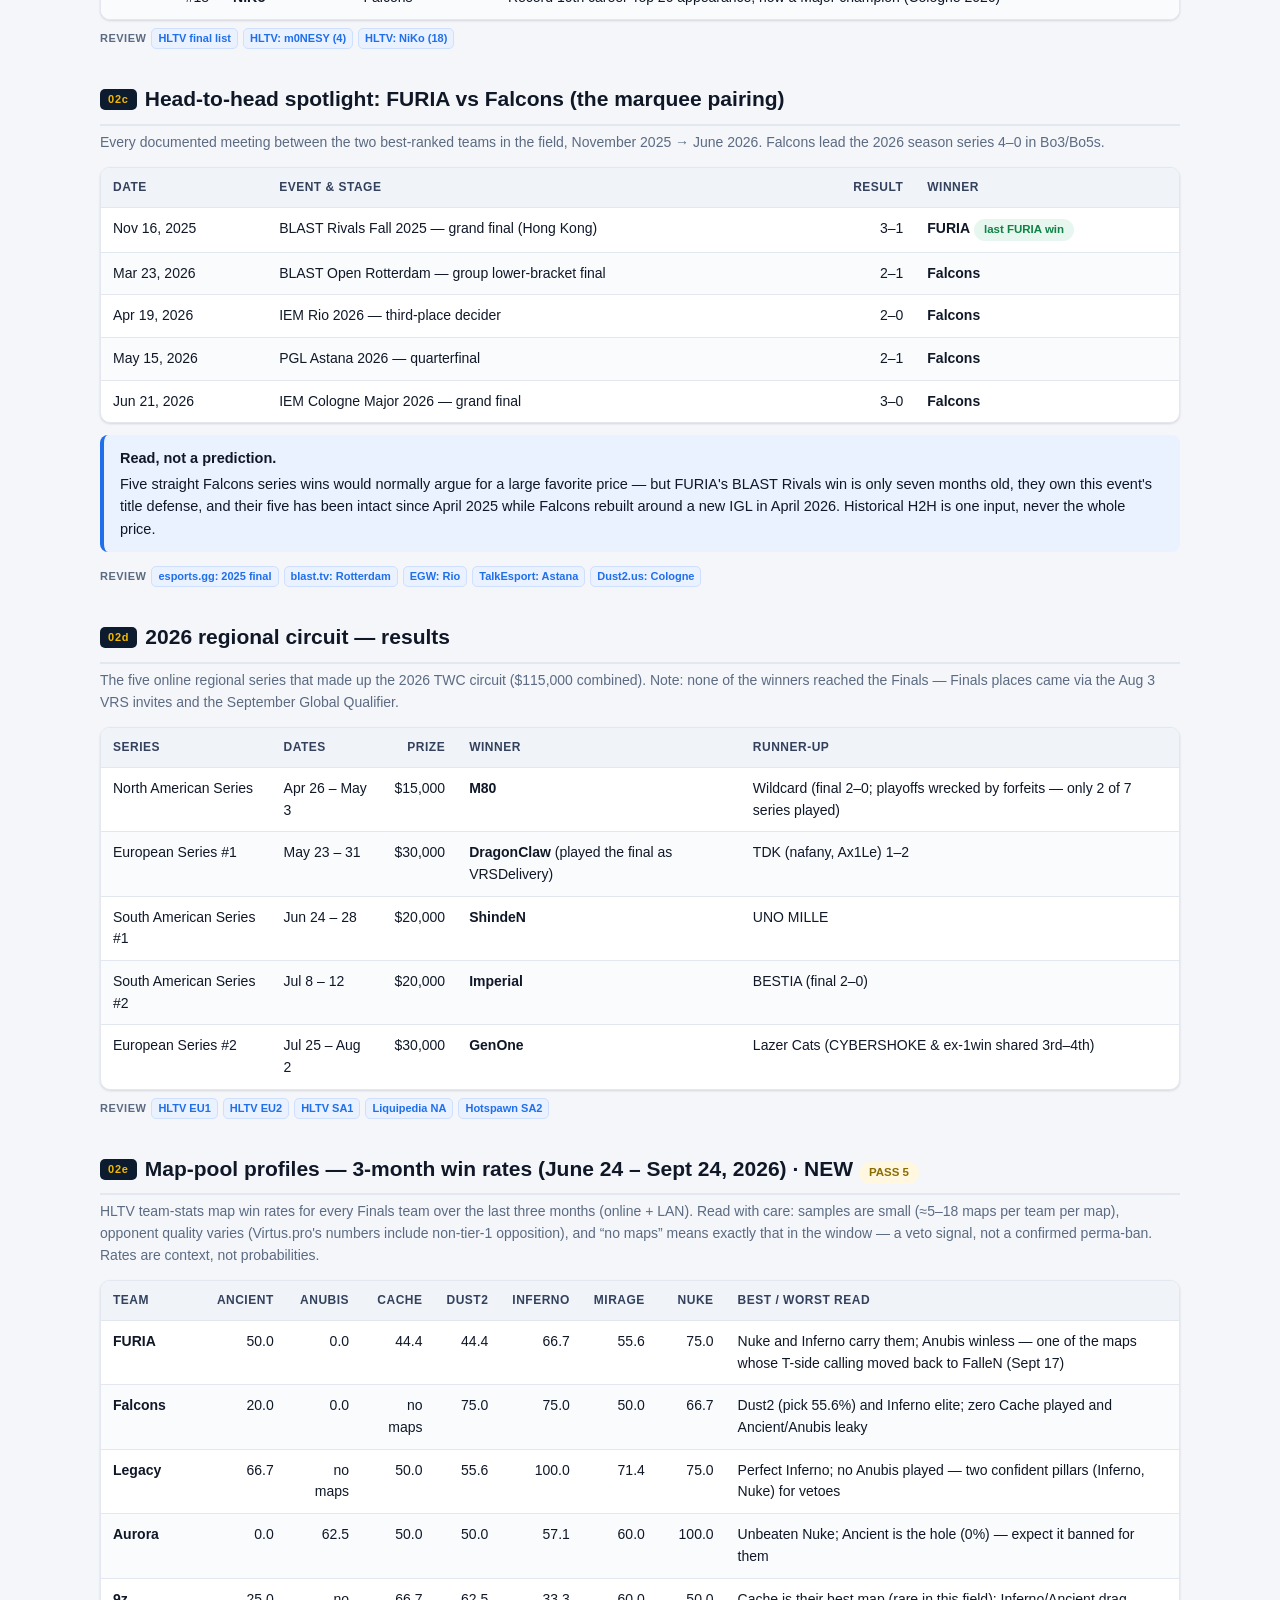
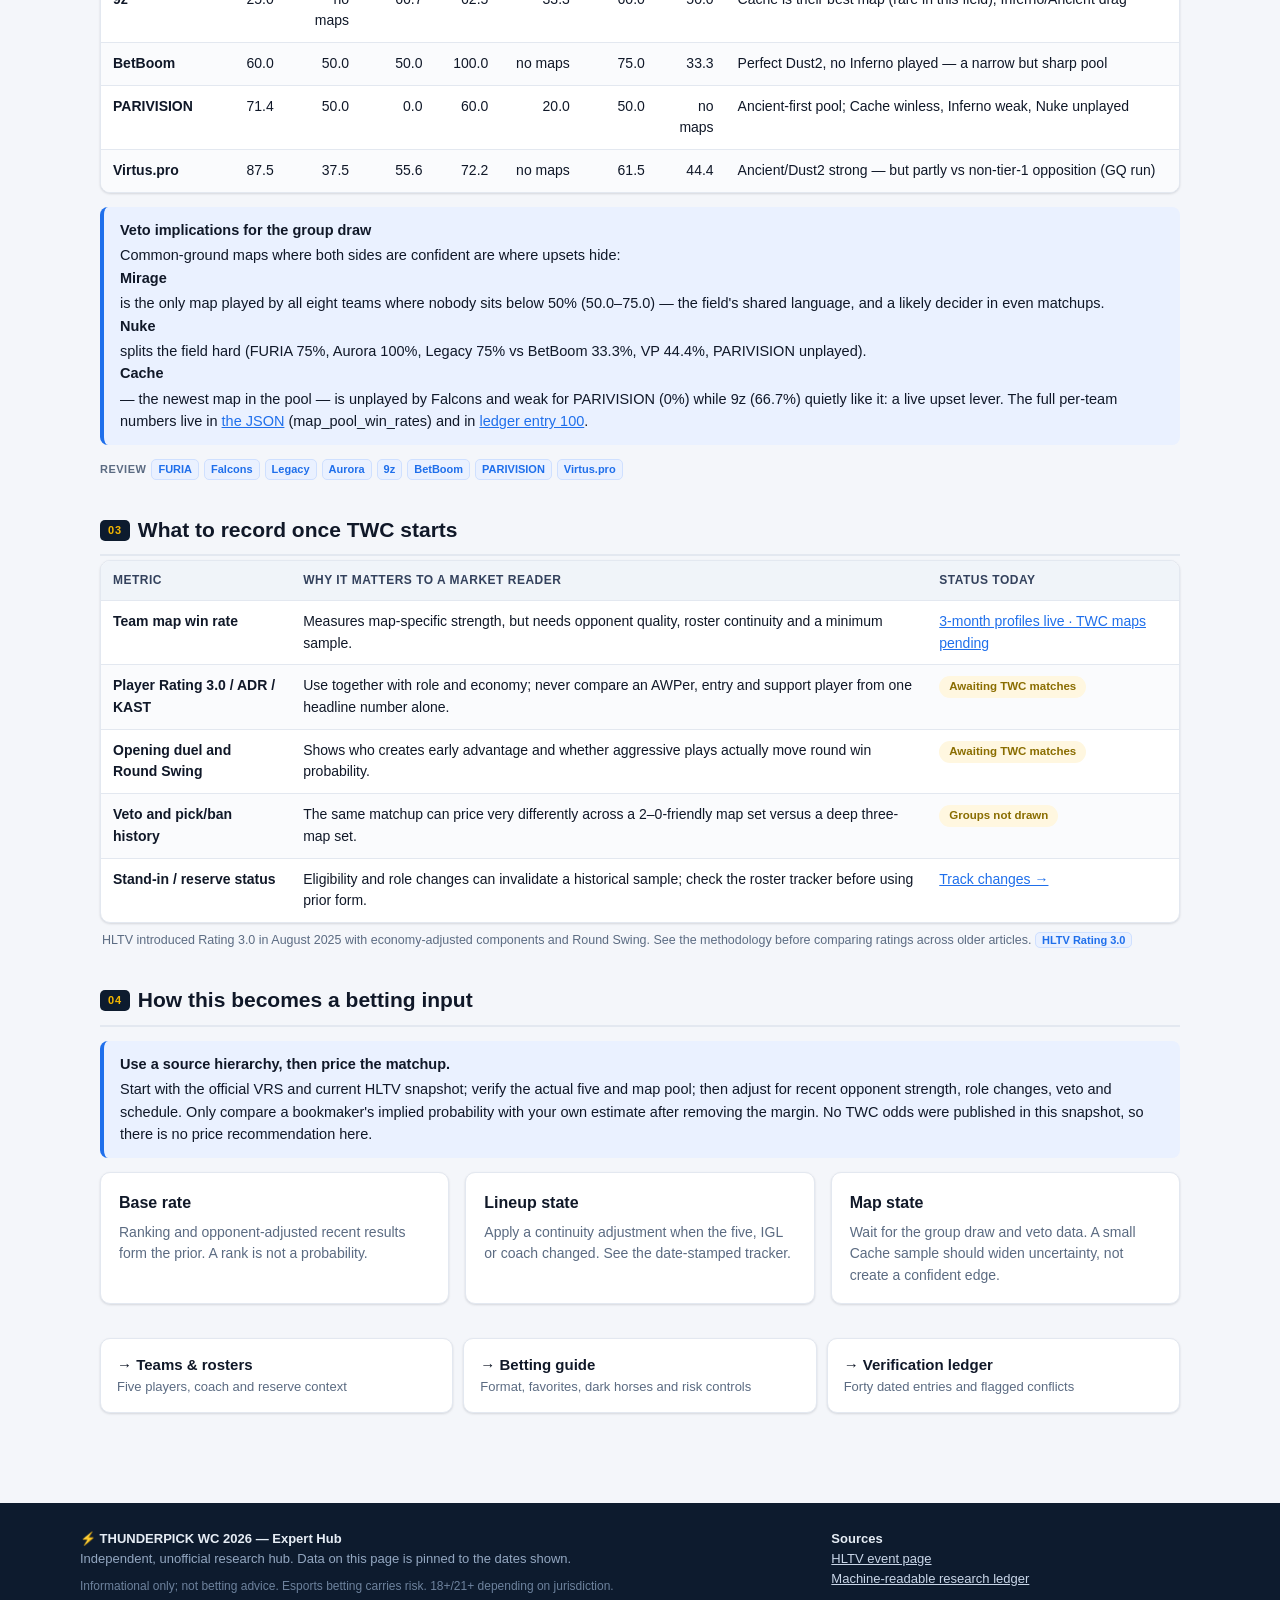
<file: stats.html>
<!DOCTYPE html>
<html lang="en">
<head>
<meta charset="UTF-8">
<meta name="viewport" content="width=device-width, initial-scale=1.0">
<title>Stats &amp; Form — Thunderpick World Championship 2026 · Expert Hub</title>
<meta name="description" content="Dated, source-linked pre-event stats and form signals for the Thunderpick World Championship 2026, with a clear boundary between verified data and unavailable event metrics.">
<link rel="stylesheet" href="assets/style.css">
</head>
<body>
<a class="skip-link" href="#main-content">Skip to content</a>
<header class="site-header">
  <nav class="nav-inner" aria-label="Main">
    <a class="brand" href="index.html"><span class="bolt">⚡</span><span>THUNDERPICK WC 2026<small>EXPERT HUB · CS2</small></span></a>
    <div class="nav-links">
      <a href="index.html">Overview</a>
      <a href="teams.html">Teams</a>
      <a href="players.html">Players</a>
      <a href="stats.html" class="active" aria-current="page">Stats &amp; Form</a>
      <a href="roster-changes.html">Roster Changes</a>
      <a href="betting-guide.html">Betting Guide</a>
      <a href="cs2-guide.html">CS2 Guide</a>
      <a href="master-list.html">Verified List</a>
    </div>
  </nav>
</header>

<main id="main-content">
  <div class="page-head">
    <h1>Stats &amp; Form</h1>
    <p class="lede">A pre-event dashboard for a market reader. The event has not started, so this page separates dated ranking snapshots and recent tournament signals from the event-level player and map statistics that do not exist yet.</p>
    <span class="updated">✔ Snapshot reviewed Sept 24, 2026 · five verification passes · no invented odds or blank stats</span>
  </div>

  <div class="callout warn">
    <b>Data boundary</b>
    TWC Finals begin October 14. There are no TWC 2026 match, map or player-stat lines to report yet. A blank is not a zero: event Rating 3.0, ADR, KAST, opening-duel and map-veto samples will be added after matches are played and linked to the HLTV event stats page.
  </div>

  <div class="section">
    <h2><span class="sec-tag">01</span>Comparable ranking snapshots</h2>
    <p class="sub">Do not blend these columns. Valve VRS is an official dated points snapshot; HLTV is a separate weekly ranking with a different methodology. The August VRS file is the invite basis for TWC.</p>
    <div class="table-wrap">
      <table>
        <thead><tr><th>Team</th><th class="num">VRS Aug 3<br><small>rank / points</small></th><th class="num">VRS Sep 7<br><small>rank / points</small></th><th class="num">HLTV Sep 21<br><small>rank</small></th><th>Read, not a prediction</th></tr></thead>
        <tbody>
          <tr><td><b>Falcons</b></td><td class="num">#2 / 1,950</td><td class="num">#3 / 1,881</td><td class="num">#5</td><td>Highest August VRS seed among this field; current ranking systems disagree on the gap.</td></tr>
          <tr><td><b>9z</b></td><td class="num">#4 / 1,847</td><td class="num">#9 / 1,606</td><td class="num">#16</td><td>Large snapshot drop; the date and roster are explicit, so it is a signal to investigate rather than a conclusion.</td></tr>
          <tr><td><b>Legacy</b></td><td class="num">#7 / 1,773</td><td class="num">#6 / 1,783</td><td class="num">#6</td><td>Stable top-six snapshot plus a September title; current momentum is documented separately below.</td></tr>
          <tr><td><b>FURIA</b></td><td class="num">#8 / 1,771</td><td class="num">#7 / 1,754</td><td class="num">#4</td><td>Defending TWC champion and the highest-ranked team in the HLTV snapshot.</td></tr>
          <tr><td><b>BetBoom</b></td><td class="num">#9 / 1,742</td><td class="num">#15 / 1,499</td><td class="num">#15</td><td>Ranking fall coincides with a season that included a temporary loan/visa arrangement.</td></tr>
          <tr><td><b>Aurora</b></td><td class="num">#10 / 1,690</td><td class="num">#12 / 1,552</td><td class="num">#9</td><td>Current five differs from the lineup that reached the Cologne Major semifinal.</td></tr>
          <tr><td><b>PARIVISION</b></td><td class="num">#12 / 1,685</td><td class="num">#18 / 1,461</td><td class="num">#19</td><td>Late HObbit return makes the snapshot roster especially important.</td></tr>
          <tr><td><b>Virtus.pro</b></td><td class="num">#37 / 1,359</td><td class="num">#40 / 1,270</td><td class="num">#50</td><td>Qualifier route and new roster mean historical ranking is a weak standalone proxy.</td></tr>
        </tbody>
      </table>
    </div>
    <div class="srcs"><span class="lbl">Review</span><a class="src" href="https://github.com/ValveSoftware/counter-strike_regional_standings/blob/main/invitation/2026/standings_global_2026_08_03.md" target="_blank" rel="noopener">Valve VRS Aug 3</a><a class="src" href="https://github.com/ValveSoftware/counter-strike_regional_standings/blob/main/invitation/2026/standings_global_2026_09_07.md" target="_blank" rel="noopener">Valve VRS Sep 7</a><a class="src" href="https://www.hltv.org/ranking/teams/2026/september/21" target="_blank" rel="noopener">HLTV Sep 21</a></div>
    <div class="table-wrap" style="margin-top:14px;">
      <table>
        <thead><tr><th>Team</th><th class="num">HLTV Sep 21 <small>weekly rank</small></th><th class="num">Live Valve rank <small>(HLTV badge, Sept 23)</small></th><th>Why a fourth column exists</th></tr></thead>
        <tbody>
          <tr><td><b>Legacy</b></td><td class="num">#6</td><td class="num">#2</td><td rowspan="8" style="vertical-align:middle;">HLTV's event-page badges carry a continuously-updated live implementation of the Valve ranking. It differs from Valve's last published snapshot (Sept 7) because it already includes results after that date — e.g., Legacy's FISSURE Playground 3 title (Sept 13). Both numbers are legitimate; this site pins system + date so a rank is never misread. Read at <a class="src" href="https://www.hltv.org/events/8932/thunderpick-world-championship-2026" target="_blank" rel="noopener">HLTV event page</a>, Sept 23, 2026.</td></tr>
          <tr><td><b>Falcons</b></td><td class="num">#5</td><td class="num">#5</td></tr>
          <tr><td><b>FURIA</b></td><td class="num">#4</td><td class="num">#8</td></tr>
          <tr><td><b>Aurora</b></td><td class="num">#9</td><td class="num">#9</td></tr>
          <tr><td><b>BetBoom</b></td><td class="num">#15</td><td class="num">#10</td></tr>
          <tr><td><b>9z</b></td><td class="num">#16</td><td class="num">#13</td></tr>
          <tr><td><b>PARIVISION</b></td><td class="num">#19</td><td class="num">#23</td></tr>
          <tr><td><b>Virtus.pro</b></td><td class="num">#50</td><td class="num">#43</td></tr>
        </tbody>
      </table>
    </div>
  </div>

  <div class="section">
    <h2><span class="sec-tag">02</span>Verified recent form signals</h2>
    <p class="sub">These are sourced events or series, not a fabricated model. They help frame priors; they do not convert directly into fair odds without opponent, map and sample adjustments.</p>
    <div class="grid cols-2">
      <div class="card stat-card">
        <div class="eyebrow">Major result</div>
        <div class="kpi">3–0 <small>Falcons over FURIA</small></div>
        <p>Falcons won IEM Cologne Major 2026; m0NESY earned the ESL Pro Tour DHL MVP award.</p>
        <div class="srcs"><a class="src" href="https://eslfaceitgroup.com/press/intel-extreme-masters-cologne-2026-major-breaks-records-as-the-most-watched-counter-strike-tournament-of-all-time/" target="_blank" rel="noopener">ESL official</a></div>
      </div>
      <div class="card stat-card">
        <div class="eyebrow">Defending champion</div>
        <div class="kpi">2025 <small>FURIA title</small></div>
        <p>FURIA return as defending TWC champions after the reported 3–2 reverse sweep against NAVI.</p>
        <div class="srcs"><a class="src" href="https://www.hotspawn.com/counter-strike/news/furia-reverse-sweep-navi-to-win-thunderpick-world-championship-2025" target="_blank" rel="noopener">Final report</a></div>
      </div>
      <div class="card stat-card">
        <div class="eyebrow">FISSURE Playground 3 final</div>
        <div class="kpi">1.67 <small>latto Rating 3.0</small></div>
        <p>Legacy beat G2 3–0 on September 13; HLTV reports latto's final as 69–34, 102.9 ADR and 80.6% KAST.</p>
        <div class="srcs"><a class="src" href="https://www.hltv.org/news/45509/legacy-sweep-g2-to-lift-fissure-playground-3-trophy" target="_blank" rel="noopener">HLTV match report</a></div>
      </div>
      <div class="card stat-card">
        <div class="eyebrow">Global Qualifier final</div>
        <div class="kpi">1.30 <small>tO0RO Rating 3.0</small></div>
        <p>Virtus.pro beat HOTU 3–0 in the Bo5 final. The reported maps were Dust II 16–14, Anubis 13–6 and Ancient 16–13.</p>
        <div class="srcs"><a class="src" href="https://www.fragster.com/virtus-pro-thunderpick-world-championship-2026/" target="_blank" rel="noopener">Series report</a><a class="src" href="https://www.hltv.org/events/9308/thunderpick-world-championship-2026-closed-qualifier" target="_blank" rel="noopener">HLTV event</a></div>
      </div>
      <div class="card stat-card">
        <div class="eyebrow">StarSeries Fall 2026 (Sep 17–20) · NEW</div>
        <div class="kpi">2nd / 3rd <small>Aurora / FURIA</small></div>
        <p>Vitality beat Aurora 3–1 in the final (Anubis 13–4, Inferno 11–13, Mirage 13–4, Cache 13–7). Aurora had won the upper final 2–1 over Vitality. FURIA lost to Vitality 0–2 twice. Aurora's GF ratings: Wicadia 1.15, woxic 0.84, kyxsan 0.83, Jimpphat 0.81, XANTARES 0.69.</p>
        <div class="srcs"><a class="src" href="https://www.hltv.org/news/45558/vitality-beat-aurora-at-starseries-fall-for-first-title-since-may" target="_blank" rel="noopener">HLTV report</a><a class="src" href="https://www.hltv.org/events/8057/starladder-starseries-fall-2026" target="_blank" rel="noopener">HLTV bracket</a></div>
      </div>
      <div class="card stat-card">
        <div class="eyebrow">BLAST Open Porto (Aug 26–Sep 6) · NEW</div>
        <div class="kpi">3rd–4th <small>Falcons (best TWC team)</small></div>
        <p>Spirit beat MOUZ 3–1. Falcons beat G2 2–0, then lost to Spirit 0–2; FURIA 5th–6th (lost to Vitality 1–2); Aurora (1–2 G2) and Legacy (1–2 Vitality) were eliminated in the groups.</p>
        <div class="srcs"><a class="src" href="https://blast.tv/cs/tournaments/open-2026-season-2/match" target="_blank" rel="noopener">BLAST.tv results</a><a class="src" href="https://esports.gg/news/counter-strike-2/playoffs-blast-open-porto-2026-results/" target="_blank" rel="noopener">Standings</a></div>
      </div>
      <div class="card stat-card">
        <div class="eyebrow">PGL Masters Bucharest (Oct 24–31) · NEXT VRS STOP <span class="badge warn">PASS 4</span></div>
        <div class="kpi">5 of 8 <small>TWC teams invited</small></div>
        <p>FURIA, Legacy, Aurora, 9z and BetBoom are in Bucharest's announced field ($1.25M, 16 teams). Falcons were the only top team to skip the invite round. Main-event seeding uses the <b>October 5 VRS</b> snapshot — the one TWC results can still move before the Nov 2 cutoff. The qualifiers completed the field on Sept 13 (Nemiga, DENDELE, Liquid, TYLOO).</p>
        <div class="srcs"><a class="src" href="https://liquipedia.net/counterstrike/PGL/2026/Masters" target="_blank" rel="noopener">Liquipedia</a><a class="src" href="https://www.hltv.org/news/45146/falcons-the-only-top-team-to-skip-pgl-masters-bucharest-as-invites-are-announced" target="_blank" rel="noopener">HLTV: Falcons skip</a><a class="src" href="https://www.hltv.org/news/45513/liquid-tyloo-dendele-and-nemiga-qualify-for-pgl-masters-bucharest" target="_blank" rel="noopener">HLTV: qualifiers</a></div>
      </div>
      <div class="card stat-card">
        <div class="eyebrow">FPG3 report card (Sep 8–13) · NEW <span class="badge warn">PASS 5</span></div>
        <div class="kpi">1st <small>Legacy (best TWC team)</small></div>
        <p>Legacy took the title (3–0 vs G2; latto MVP), BetBoom went 3rd–4th (semi loss to G2; topped a group with Astralis and MIBR), FURIA lost the quarter-final 0–2 to G2 (Ancient 14–16 in OT after an 11–7 lead) for 5th–6th, and 9z + PARIVISION exited 9th–12th. Falcons, Aurora and VP did not attend.</p>
        <div class="srcs"><a class="src" href="https://www.hltv.org/events/8266/fissure-playground-3" target="_blank" rel="noopener">HLTV event</a><a class="src" href="https://www.hltv.org/news/45502/g2-smash-furia-on-dust2-to-secure-fpg-semi-finals" target="_blank" rel="noopener">HLTV G2–FURIA</a></div>
      </div>
      <div class="card stat-card">
        <div class="eyebrow">StarSeries top EVP · NEW <span class="badge warn">PASS 5</span></div>
        <div class="kpi">1.26 <small>KSCERATO rating · 89.9 ADR</small></div>
        <p>FURIA's best player was the event's top EVP despite no final: a fourth consecutive event above 1.20, 1.23 vs top-10 teams, while his highest-rated teammate managed 0.97. The load has shifted to him while molodoy plays through an eye condition.</p>
        <div class="srcs"><a class="src" href="https://www.hltv.org/news/45564/the-evps-and-all-stars-of-starladder-starseries-fall-2026" target="_blank" rel="noopener">HLTV EVPs</a></div>
      </div>
      <div class="card stat-card">
        <div class="eyebrow">Benchmark reset · NEW <span class="badge warn">PASS 5</span></div>
        <div class="kpi">5th <small>ZywOo MVP of 2026</small></div>
        <p>ZywOo took an uncontested StarSeries MVP (1.50 rating, +6.13% round swing) as Vitality beat Aurora 3–1 for their first title since May — the non-TWC benchmark the Finals field is measured against. Aurora's Jimpphat added an EVP (first since IEM Rio 2024; 1.36 in the upper-final win over Vitality).</p>
        <div class="srcs"><a class="src" href="https://www.hltv.org/news/45559/zywoo-claims-uncontested-starseries-fall-mvp" target="_blank" rel="noopener">HLTV MVP</a><a class="src" href="https://www.hltv.org/news/45564/the-evps-and-all-stars-of-starladder-starseries-fall-2026" target="_blank" rel="noopener">HLTV EVPs</a></div>
      </div>
      <div class="card stat-card">
        <div class="eyebrow">Injury watch — FURIA · NEW <span class="badge flag">FLAGGED</span></div>
        <div class="kpi">? <small>molodoy eye surgery</small></div>
        <p>FURIA's AWPer is playing through a diagnosed eye condition that needs an operation (pressure behind the eyes causing migraines; tablets ineffective; surgery planned in Kazakhstan). HLTV confirms ‘molodoy's eye issues’; the surgery detail is broadcast/social-sourced — see irregularity #20. Timing vs Oct 14 is open.</p>
        <div class="srcs"><a class="src" href="https://www.hltv.org/news/45564/the-evps-and-all-stars-of-starladder-starseries-fall-2026" target="_blank" rel="noopener">HLTV EVPs</a><a class="src" href="https://x.com/NartOutHere/status/2101691201891999864" target="_blank" rel="noopener">X: NarT</a><a class="src" href="https://hawk.live/posts/molodoy-suffers-injury-ahead-esports-world-cup-2026" target="_blank" rel="noopener">hawk.live</a></div>
      </div>
    </div>
  </div>

  <div class="section">
    <h2><span class="sec-tag">02b</span>Individual pedigree — HLTV Top 20 of 2025 (six Finals players)</h2>
    <p class="sub">The most recent full-season individual ranking, published by HLTV in December 2025 – January 2026. A gauge of star power in the field, not of current form.</p>
    <div class="table-wrap">
      <table>
        <thead><tr><th class="num">2025 rank</th><th>Player</th><th>Team at TWC</th><th>Verified footnote</th></tr></thead>
        <tbody>
          <tr><td class="num">#4</td><td><b>m0NESY</b></td><td>Falcons</td><td>4th consecutive Top 20 (7→4→2→4, 2022–25); 2025 was his first trophyless year</td></tr>
          <tr><td class="num">#6</td><td><b>molodoy</b></td><td>FURIA</td><td>HLTV Rookie of the Year 2025</td></tr>
          <tr><td class="num">#9</td><td><b>KSCERATO</b></td><td>FURIA</td><td>—</td></tr>
          <tr><td class="num">#14</td><td><b>XANTARES</b></td><td>Aurora</td><td>—</td></tr>
          <tr><td class="num">#15</td><td><b>YEKINDAR</b></td><td>FURIA</td><td>—</td></tr>
          <tr><td class="num">#18</td><td><b>NiKo</b></td><td>Falcons</td><td>Record 10th career Top 20 appearance; now a Major champion (Cologne 2026)</td></tr>
        </tbody>
      </table>
    </div>
    <div class="srcs"><span class="lbl">Review</span><a class="src" href="https://www.hltv.org/news/43492/top-20-players-of-2025-final-list" target="_blank" rel="noopener">HLTV final list</a><a class="src" href="https://www.hltv.org/news/43585/top-20-players-of-2025-m0nesy-4" target="_blank" rel="noopener">HLTV: m0NESY (4)</a><a class="src" href="https://www.hltv.org/news/43505/top-20-players-of-2025-niko-18" target="_blank" rel="noopener">HLTV: NiKo (18)</a></div>
  </div>

  <div class="section">
    <h2><span class="sec-tag">02c</span>Head-to-head spotlight: FURIA vs Falcons (the marquee pairing)</h2>
    <p class="sub">Every documented meeting between the two best-ranked teams in the field, November 2025 → June 2026. Falcons lead the 2026 season series 4–0 in Bo3/Bo5s.</p>
    <div class="table-wrap">
      <table>
        <thead><tr><th>Date</th><th>Event &amp; stage</th><th class="num">Result</th><th>Winner</th></tr></thead>
        <tbody>
          <tr><td>Nov 16, 2025</td><td>BLAST Rivals Fall 2025 — grand final (Hong Kong)</td><td class="num">3–1</td><td><b>FURIA</b> <span class="badge ok">last FURIA win</span></td></tr>
          <tr><td>Mar 23, 2026</td><td>BLAST Open Rotterdam — group lower-bracket final</td><td class="num">2–1</td><td><b>Falcons</b></td></tr>
          <tr><td>Apr 19, 2026</td><td>IEM Rio 2026 — third-place decider</td><td class="num">2–0</td><td><b>Falcons</b></td></tr>
          <tr><td>May 15, 2026</td><td>PGL Astana 2026 — quarterfinal</td><td class="num">2–1</td><td><b>Falcons</b></td></tr>
          <tr><td>Jun 21, 2026</td><td>IEM Cologne Major 2026 — grand final</td><td class="num">3–0</td><td><b>Falcons</b></td></tr>
        </tbody>
      </table>
    </div>
    <div class="callout" style="margin-top:12px;">
      <b>Read, not a prediction.</b> Five straight Falcons series wins would normally argue for a large favorite price — but FURIA's BLAST Rivals win is only seven months old, they own this event's title defense, and their five has been intact since April 2025 while Falcons rebuilt around a new IGL in April 2026. Historical H2H is one input, never the whole price.
    </div>
    <div class="srcs"><span class="lbl">Review</span><a class="src" href="https://esports.gg/news/counter-strike-2/blast-rivals-fall-2025-winners-recap/" target="_blank" rel="noopener">esports.gg: 2025 final</a><a class="src" href="https://blast.tv/cs/tournaments/open-2026-season-1/match/e87b2a7f/furia-falcons" target="_blank" rel="noopener">blast.tv: Rotterdam</a><a class="src" href="https://egamersworld.com/counterstrike/news/34128/falcons-edge-out-furia-20-to-secure-third-place-at-SnKSDngpU" target="_blank" rel="noopener">EGW: Rio</a><a class="src" href="https://www.talkesport.com/news/cs2/pgl-astana-2026-quarter-finals-results/" target="_blank" rel="noopener">TalkEsport: Astana</a><a class="src" href="https://www.dust2.us/news/75245/niko-has-done-it-falcons-are-your-iem-cologne-major-champions" target="_blank" rel="noopener">Dust2.us: Cologne</a></div>
  </div>

  <div class="section">
    <h2><span class="sec-tag">02d</span>2026 regional circuit — results</h2>
    <p class="sub">The five online regional series that made up the 2026 TWC circuit ($115,000 combined). Note: none of the winners reached the Finals — Finals places came via the Aug 3 VRS invites and the September Global Qualifier.</p>
    <div class="table-wrap">
      <table>
        <thead><tr><th>Series</th><th>Dates</th><th class="num">Prize</th><th>Winner</th><th>Runner-up</th></tr></thead>
        <tbody>
          <tr><td>North American Series</td><td>Apr 26 – May 3</td><td class="num">$15,000</td><td><b>M80</b></td><td>Wildcard (final 2–0; playoffs wrecked by forfeits — only 2 of 7 series played)</td></tr>
          <tr><td>European Series #1</td><td>May 23 – 31</td><td class="num">$30,000</td><td><b>DragonClaw</b> (played the final as VRSDelivery)</td><td>TDK (nafany, Ax1Le) 1–2</td></tr>
          <tr><td>South American Series #1</td><td>Jun 24 – 28</td><td class="num">$20,000</td><td><b>ShindeN</b></td><td>UNO MILLE</td></tr>
          <tr><td>South American Series #2</td><td>Jul 8 – 12</td><td class="num">$20,000</td><td><b>Imperial</b></td><td>BESTIA (final 2–0)</td></tr>
          <tr><td>European Series #2</td><td>Jul 25 – Aug 2</td><td class="num">$30,000</td><td><b>GenOne</b></td><td>Lazer Cats (CYBERSHOKE &amp; ex-1win shared 3rd–4th)</td></tr>
        </tbody>
      </table>
    </div>
    <div class="srcs"><span class="lbl">Review</span><a class="src" href="https://www.hltv.org/events/9171/thunderpick-world-championship-2026-europe-series-1" target="_blank" rel="noopener">HLTV EU1</a><a class="src" href="https://www.hltv.org/events/9296/thunderpick-world-championship-2026-europe-series-2" target="_blank" rel="noopener">HLTV EU2</a><a class="src" href="https://www.hltv.org/events/9239/thunderpick-world-championship-2026-south-america-series-1" target="_blank" rel="noopener">HLTV SA1</a><a class="src" href="https://liquipedia.net/counterstrike/Thunderpick/World_Championship/2026/North_America" target="_blank" rel="noopener">Liquipedia NA</a><a class="src" href="https://www.hotspawn.com/counter-strike/news/imperial-win-thunderpick-world-championship-2026-sa-series-2" target="_blank" rel="noopener">Hotspawn SA2</a></div>
  </div>

  <div class="section" id="map-pool">
    <h2><span class="sec-tag">02e</span>Map-pool profiles — 3-month win rates (June 24 – Sept 24, 2026) · NEW <span class="badge warn">PASS 5</span></h2>
    <p class="sub">HLTV team-stats map win rates for every Finals team over the last three months (online + LAN). Read with care: samples are small (≈5–18 maps per team per map), opponent quality varies (Virtus.pro's numbers include non-tier-1 opposition), and “no maps” means exactly that in the window — a veto signal, not a confirmed perma-ban. Rates are context, not probabilities.</p>
    <div class="table-wrap">
      <table>
        <thead><tr><th>Team</th><th class="num">Ancient</th><th class="num">Anubis</th><th class="num">Cache</th><th class="num">Dust2</th><th class="num">Inferno</th><th class="num">Mirage</th><th class="num">Nuke</th><th>Best / worst read</th></tr></thead>
        <tbody>
          <tr><td><b>FURIA</b></td><td class="num">50.0</td><td class="num">0.0</td><td class="num">44.4</td><td class="num">44.4</td><td class="num">66.7</td><td class="num">55.6</td><td class="num">75.0</td><td>Nuke and Inferno carry them; Anubis winless — one of the maps whose T-side calling moved back to FalleN (Sept 17)</td></tr>
          <tr><td><b>Falcons</b></td><td class="num">20.0</td><td class="num">0.0</td><td class="num">no maps</td><td class="num">75.0</td><td class="num">75.0</td><td class="num">50.0</td><td class="num">66.7</td><td>Dust2 (pick 55.6%) and Inferno elite; zero Cache played and Ancient/Anubis leaky</td></tr>
          <tr><td><b>Legacy</b></td><td class="num">66.7</td><td class="num">no maps</td><td class="num">50.0</td><td class="num">55.6</td><td class="num">100.0</td><td class="num">71.4</td><td class="num">75.0</td><td>Perfect Inferno; no Anubis played — two confident pillars (Inferno, Nuke) for vetoes</td></tr>
          <tr><td><b>Aurora</b></td><td class="num">0.0</td><td class="num">62.5</td><td class="num">50.0</td><td class="num">50.0</td><td class="num">57.1</td><td class="num">60.0</td><td class="num">100.0</td><td>Unbeaten Nuke; Ancient is the hole (0%) — expect it banned for them</td></tr>
          <tr><td><b>9z</b></td><td class="num">25.0</td><td class="num">no maps</td><td class="num">66.7</td><td class="num">62.5</td><td class="num">33.3</td><td class="num">60.0</td><td class="num">50.0</td><td>Cache is their best map (rare in this field); Inferno/Ancient drag</td></tr>
          <tr><td><b>BetBoom</b></td><td class="num">60.0</td><td class="num">50.0</td><td class="num">50.0</td><td class="num">100.0</td><td class="num">no maps</td><td class="num">75.0</td><td class="num">33.3</td><td>Perfect Dust2, no Inferno played — a narrow but sharp pool</td></tr>
          <tr><td><b>PARIVISION</b></td><td class="num">71.4</td><td class="num">50.0</td><td class="num">0.0</td><td class="num">60.0</td><td class="num">20.0</td><td class="num">50.0</td><td class="num">no maps</td><td>Ancient-first pool; Cache winless, Inferno weak, Nuke unplayed</td></tr>
          <tr><td><b>Virtus.pro</b></td><td class="num">87.5</td><td class="num">37.5</td><td class="num">55.6</td><td class="num">72.2</td><td class="num">no maps</td><td class="num">61.5</td><td class="num">44.4</td><td>Ancient/Dust2 strong — but partly vs non-tier-1 opposition (GQ run)</td></tr>
        </tbody>
      </table>
    </div>
    <div class="callout">
      <b>Veto implications for the group draw</b>
      Common-ground maps where both sides are confident are where upsets hide: <b>Mirage</b> is the only map played by all eight teams where nobody sits below 50% (50.0–75.0) — the field's shared language, and a likely decider in even matchups. <b>Nuke</b> splits the field hard (FURIA 75%, Aurora 100%, Legacy 75% vs BetBoom 33.3%, VP 44.4%, PARIVISION unplayed). <b>Cache</b> — the newest map in the pool — is unplayed by Falcons and weak for PARIVISION (0%) while 9z (66.7%) quietly like it: a live upset lever. The full per-team numbers live in <a href="data/twc2026.json">the JSON</a> (map_pool_win_rates) and in <a href="master-list.html#entries-81-100">ledger entry 100</a>.
    </div>
    <div class="srcs"><span class="lbl">Review</span><a class="src" href="https://www.hltv.org/stats/teams/maps/8297/furia?startDate=2026-06-24&endDate=2026-09-24" target="_blank" rel="noopener">FURIA</a><a class="src" href="https://www.hltv.org/stats/teams/maps/11283/falcons?startDate=2026-06-24&endDate=2026-09-24" target="_blank" rel="noopener">Falcons</a><a class="src" href="https://www.hltv.org/stats/teams/maps/12468/legacy?startDate=2026-06-24&endDate=2026-09-24" target="_blank" rel="noopener">Legacy</a><a class="src" href="https://www.hltv.org/stats/teams/maps/11861/aurora?startDate=2026-06-24&endDate=2026-09-24" target="_blank" rel="noopener">Aurora</a><a class="src" href="https://www.hltv.org/stats/teams/maps/9996/9z?startDate=2026-06-24&endDate=2026-09-24" target="_blank" rel="noopener">9z</a><a class="src" href="https://www.hltv.org/stats/teams/maps/12394/betboom?startDate=2026-06-24&endDate=2026-09-24" target="_blank" rel="noopener">BetBoom</a><a class="src" href="https://www.hltv.org/stats/teams/maps/12467/parivision?startDate=2026-06-24&endDate=2026-09-24" target="_blank" rel="noopener">PARIVISION</a><a class="src" href="https://www.hltv.org/stats/teams/maps/5378/virtuspro?startDate=2026-06-24&endDate=2026-09-24" target="_blank" rel="noopener">Virtus.pro</a></div>
  </div>

  <div class="section">
    <h2><span class="sec-tag">03</span>What to record once TWC starts</h2>
    <div class="table-wrap">
      <table>
        <thead><tr><th>Metric</th><th>Why it matters to a market reader</th><th>Status today</th></tr></thead>
        <tbody>
          <tr><td><b>Team map win rate</b></td><td>Measures map-specific strength, but needs opponent quality, roster continuity and a minimum sample.</td><td><a href="#map-pool">3-month profiles live · TWC maps pending</a></td></tr>
          <tr><td><b>Player Rating 3.0 / ADR / KAST</b></td><td>Use together with role and economy; never compare an AWPer, entry and support player from one headline number alone.</td><td><span class="badge warn">Awaiting TWC matches</span></td></tr>
          <tr><td><b>Opening duel and Round Swing</b></td><td>Shows who creates early advantage and whether aggressive plays actually move round win probability.</td><td><span class="badge warn">Awaiting TWC matches</span></td></tr>
          <tr><td><b>Veto and pick/ban history</b></td><td>The same matchup can price very differently across a 2–0-friendly map set versus a deep three-map set.</td><td><span class="badge warn">Groups not drawn</span></td></tr>
          <tr><td><b>Stand-in / reserve status</b></td><td>Eligibility and role changes can invalidate a historical sample; check the roster tracker before using prior form.</td><td><a href="roster-changes.html">Track changes →</a></td></tr>
        </tbody>
      </table>
    </div>
    <p class="table-note">HLTV introduced Rating 3.0 in August 2025 with economy-adjusted components and Round Swing. See the methodology before comparing ratings across older articles. <a class="src" href="https://www.hltv.org/news/42485/introducing-rating-30" target="_blank" rel="noopener">HLTV Rating 3.0</a></p>
  </div>

  <div class="section">
    <h2><span class="sec-tag">04</span>How this becomes a betting input</h2>
    <div class="callout">
      <b>Use a source hierarchy, then price the matchup.</b>
      Start with the official VRS and current HLTV snapshot; verify the actual five and map pool; then adjust for recent opponent strength, role changes, veto and schedule. Only compare a bookmaker's implied probability with your own estimate after removing the margin. No TWC odds were published in this snapshot, so there is no price recommendation here.
    </div>
    <div class="grid cols-3">
      <div class="card"><h3>Base rate</h3><p>Ranking and opponent-adjusted recent results form the prior. A rank is not a probability.</p></div>
      <div class="card"><h3>Lineup state</h3><p>Apply a continuity adjustment when the five, IGL or coach changed. See the date-stamped tracker.</p></div>
      <div class="card"><h3>Map state</h3><p>Wait for the group draw and veto data. A small Cache sample should widen uncertainty, not create a confident edge.</p></div>
    </div>
  </div>

  <div class="pager">
    <a href="teams.html"><b>→ Teams &amp; rosters</b><span>Five players, coach and reserve context</span></a>
    <a href="betting-guide.html"><b>→ Betting guide</b><span>Format, favorites, dark horses and risk controls</span></a>
    <a href="master-list.html"><b>→ Verification ledger</b><span>Forty dated entries and flagged conflicts</span></a>
  </div>
</main>

<footer class="site-footer">
  <div class="footer-inner">
    <div><b style="color:#e6edf5;">⚡ THUNDERPICK WC 2026 — Expert Hub</b><br>Independent, unofficial research hub. Data on this page is pinned to the dates shown.
      <div class="fine" style="margin-top:8px;">Informational only; not betting advice. Esports betting carries risk. 18+/21+ depending on jurisdiction.</div>
    </div>
    <div><b style="color:#e6edf5;">Sources</b><br><a href="https://www.hltv.org/events/8932/thunderpick-world-championship-2026" target="_blank" rel="noopener">HLTV event page</a><br><a href="data/research-ledger.json">Machine-readable research ledger</a></div>
  </div>
</footer>
</body>
</html>
</file>
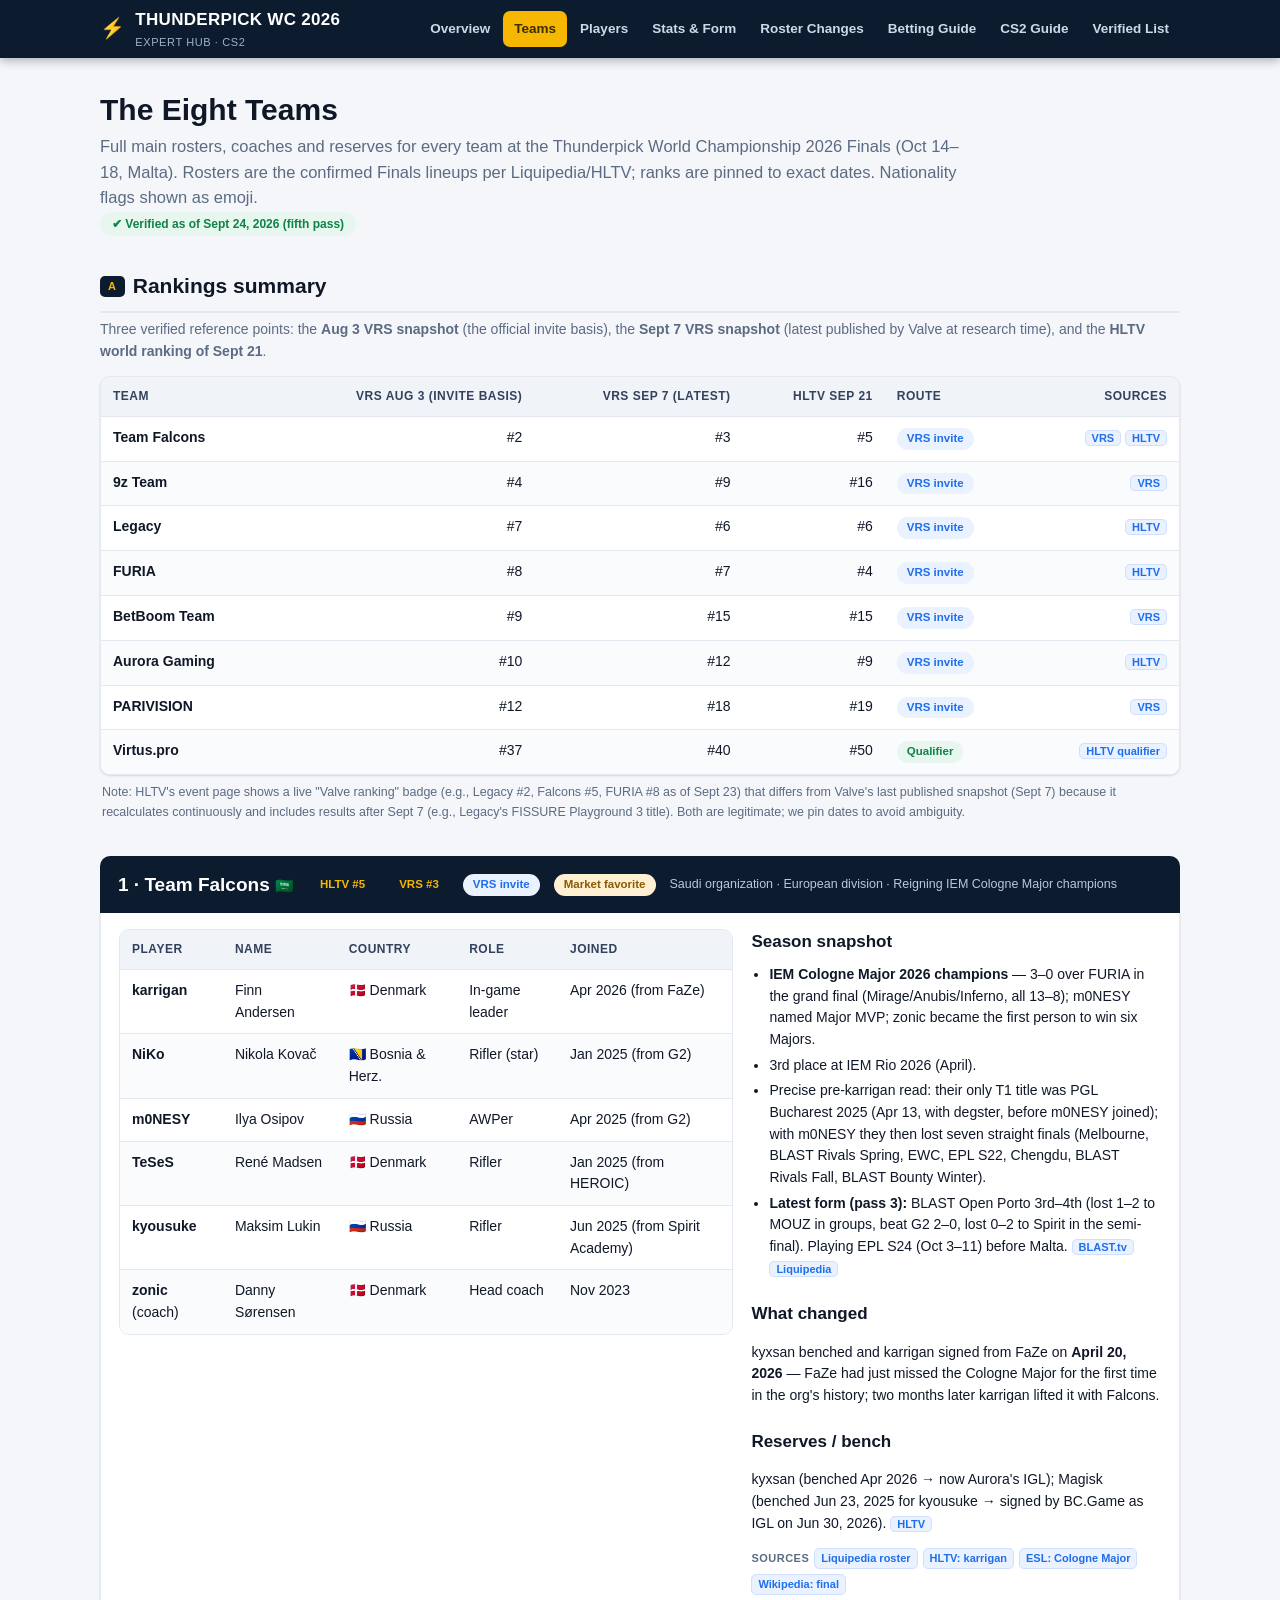
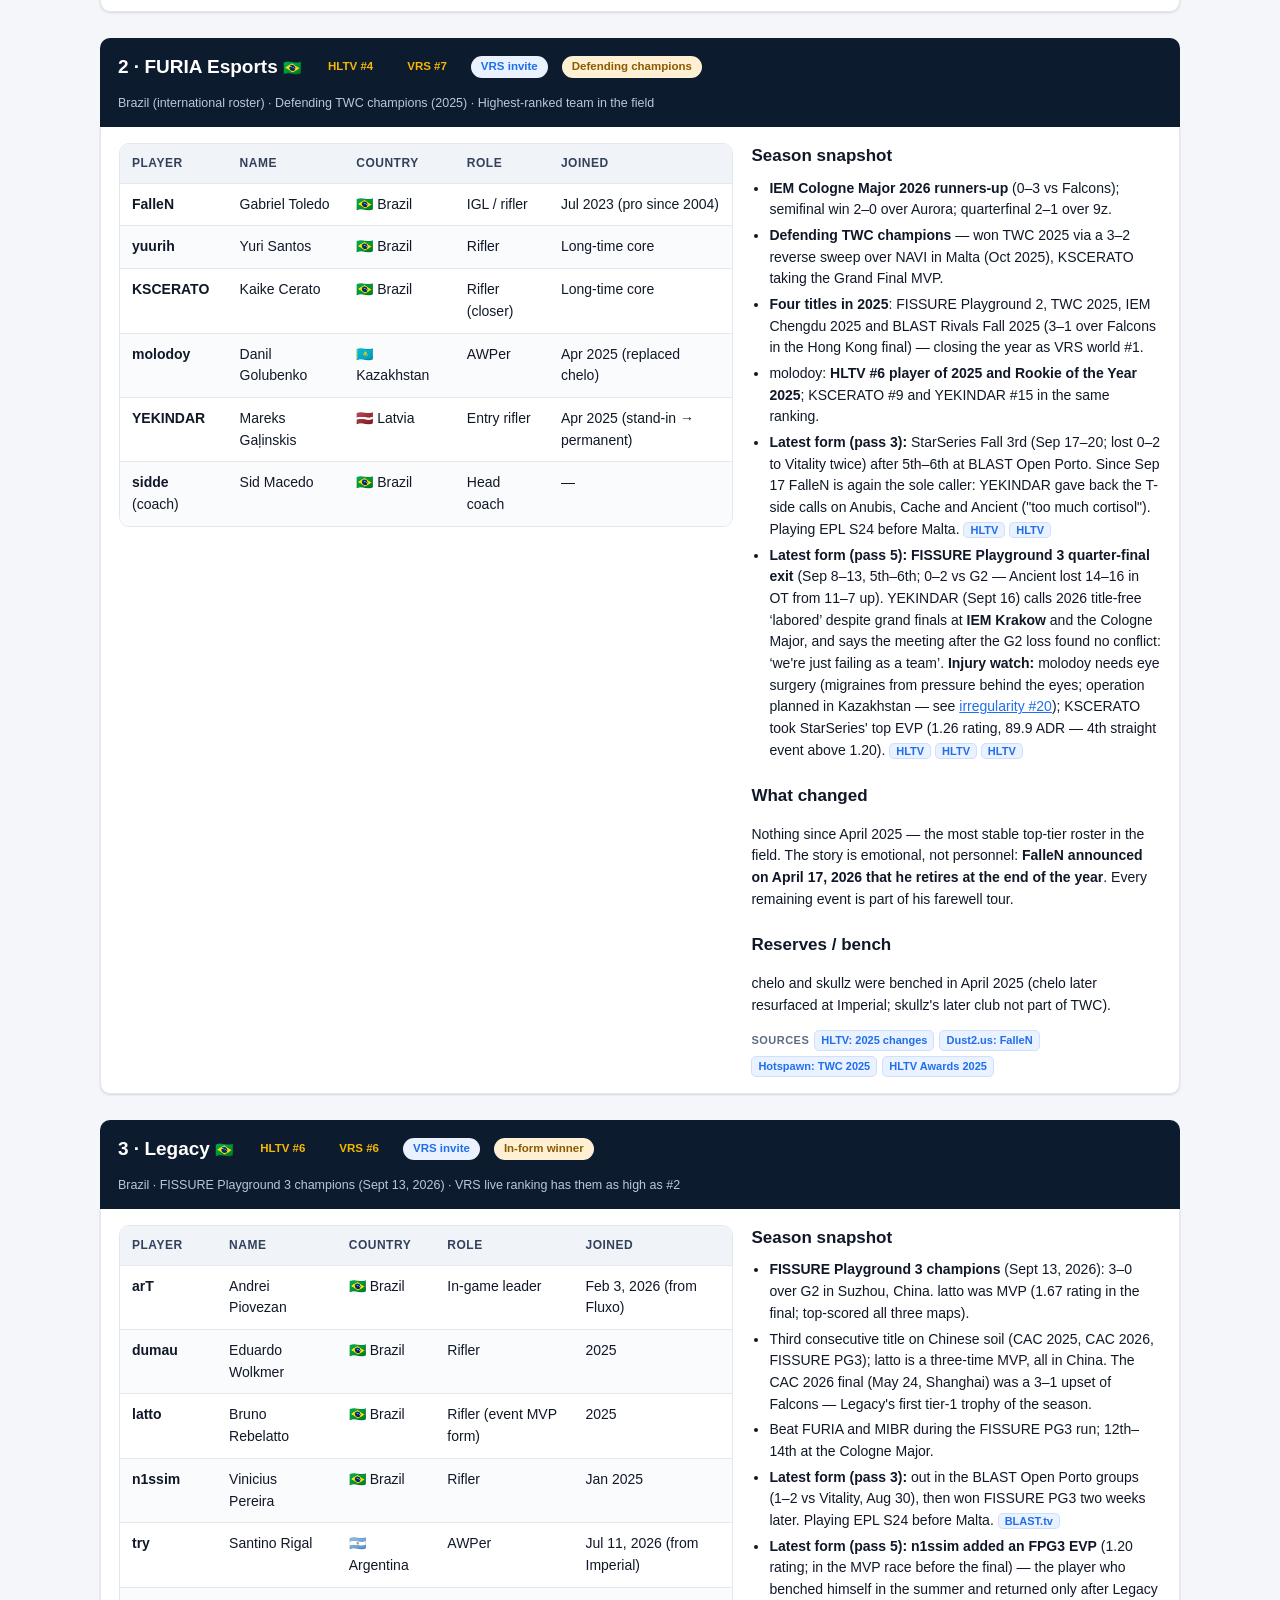
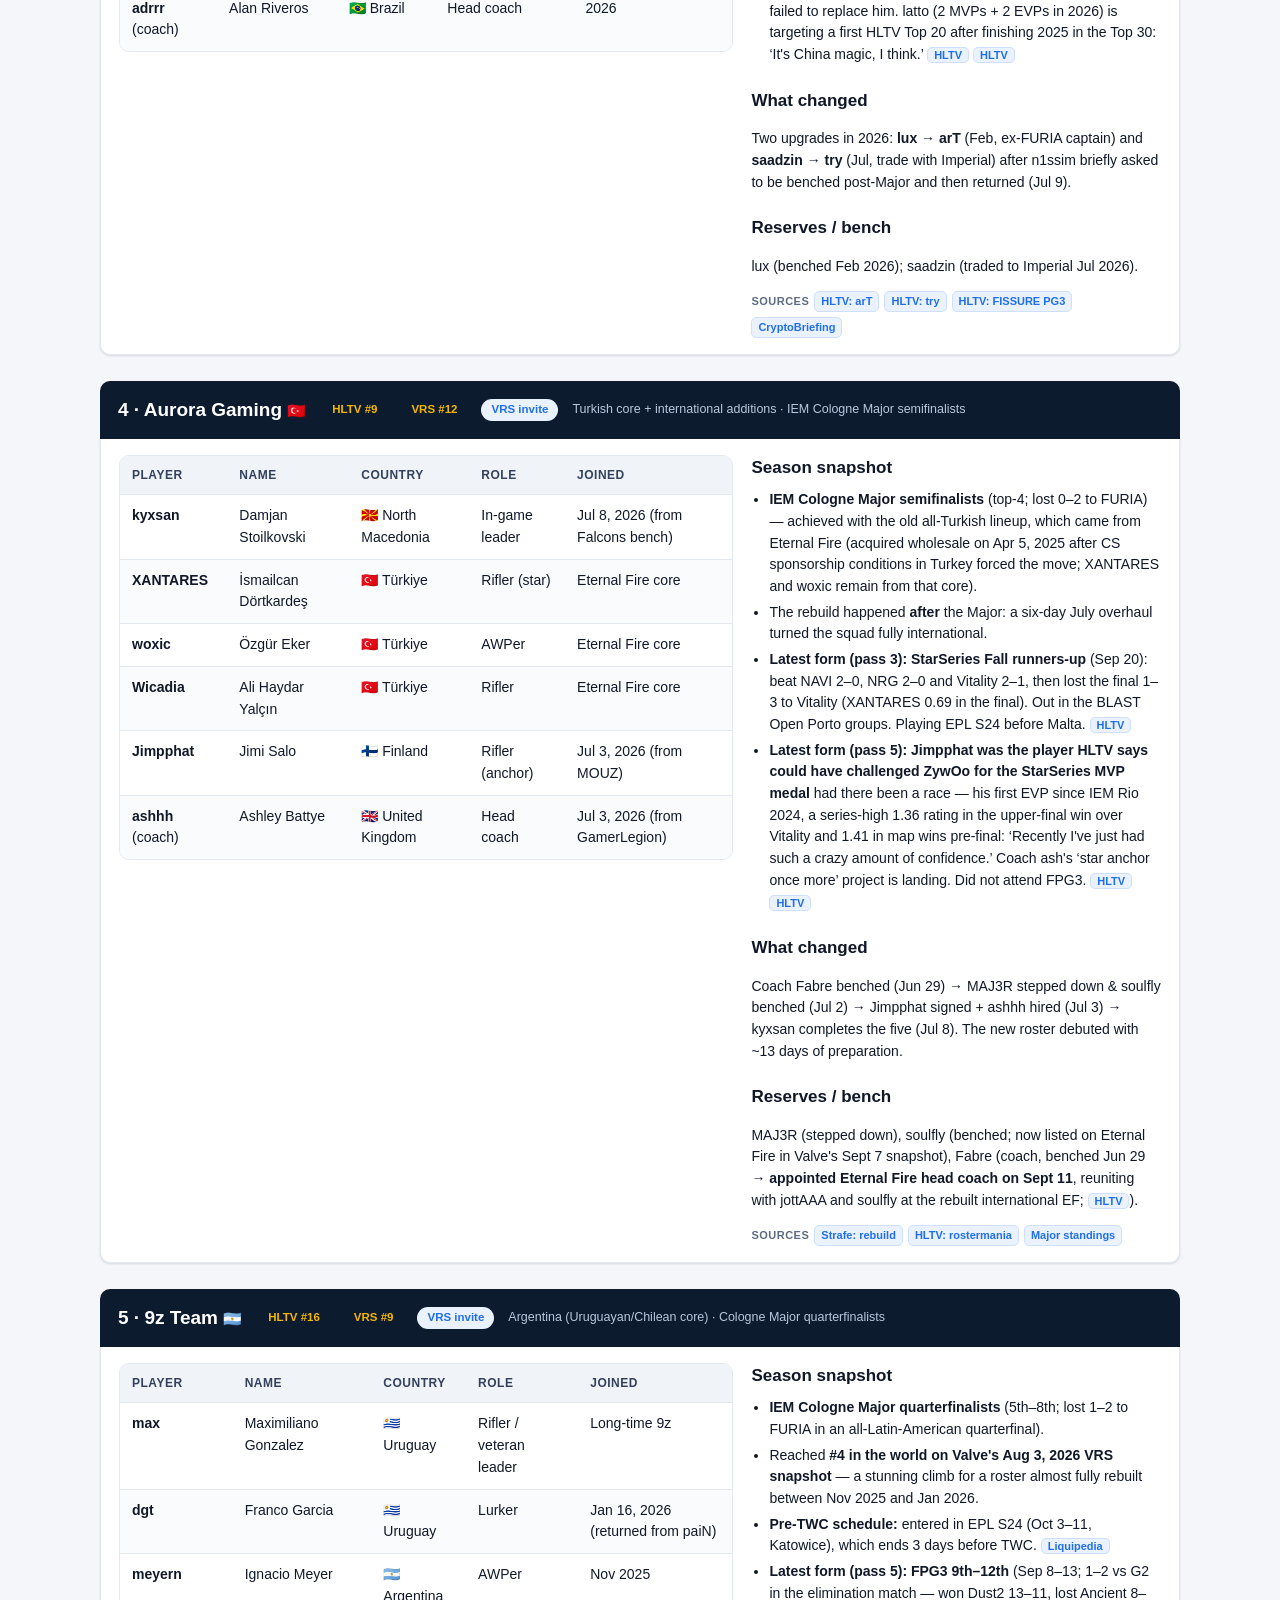
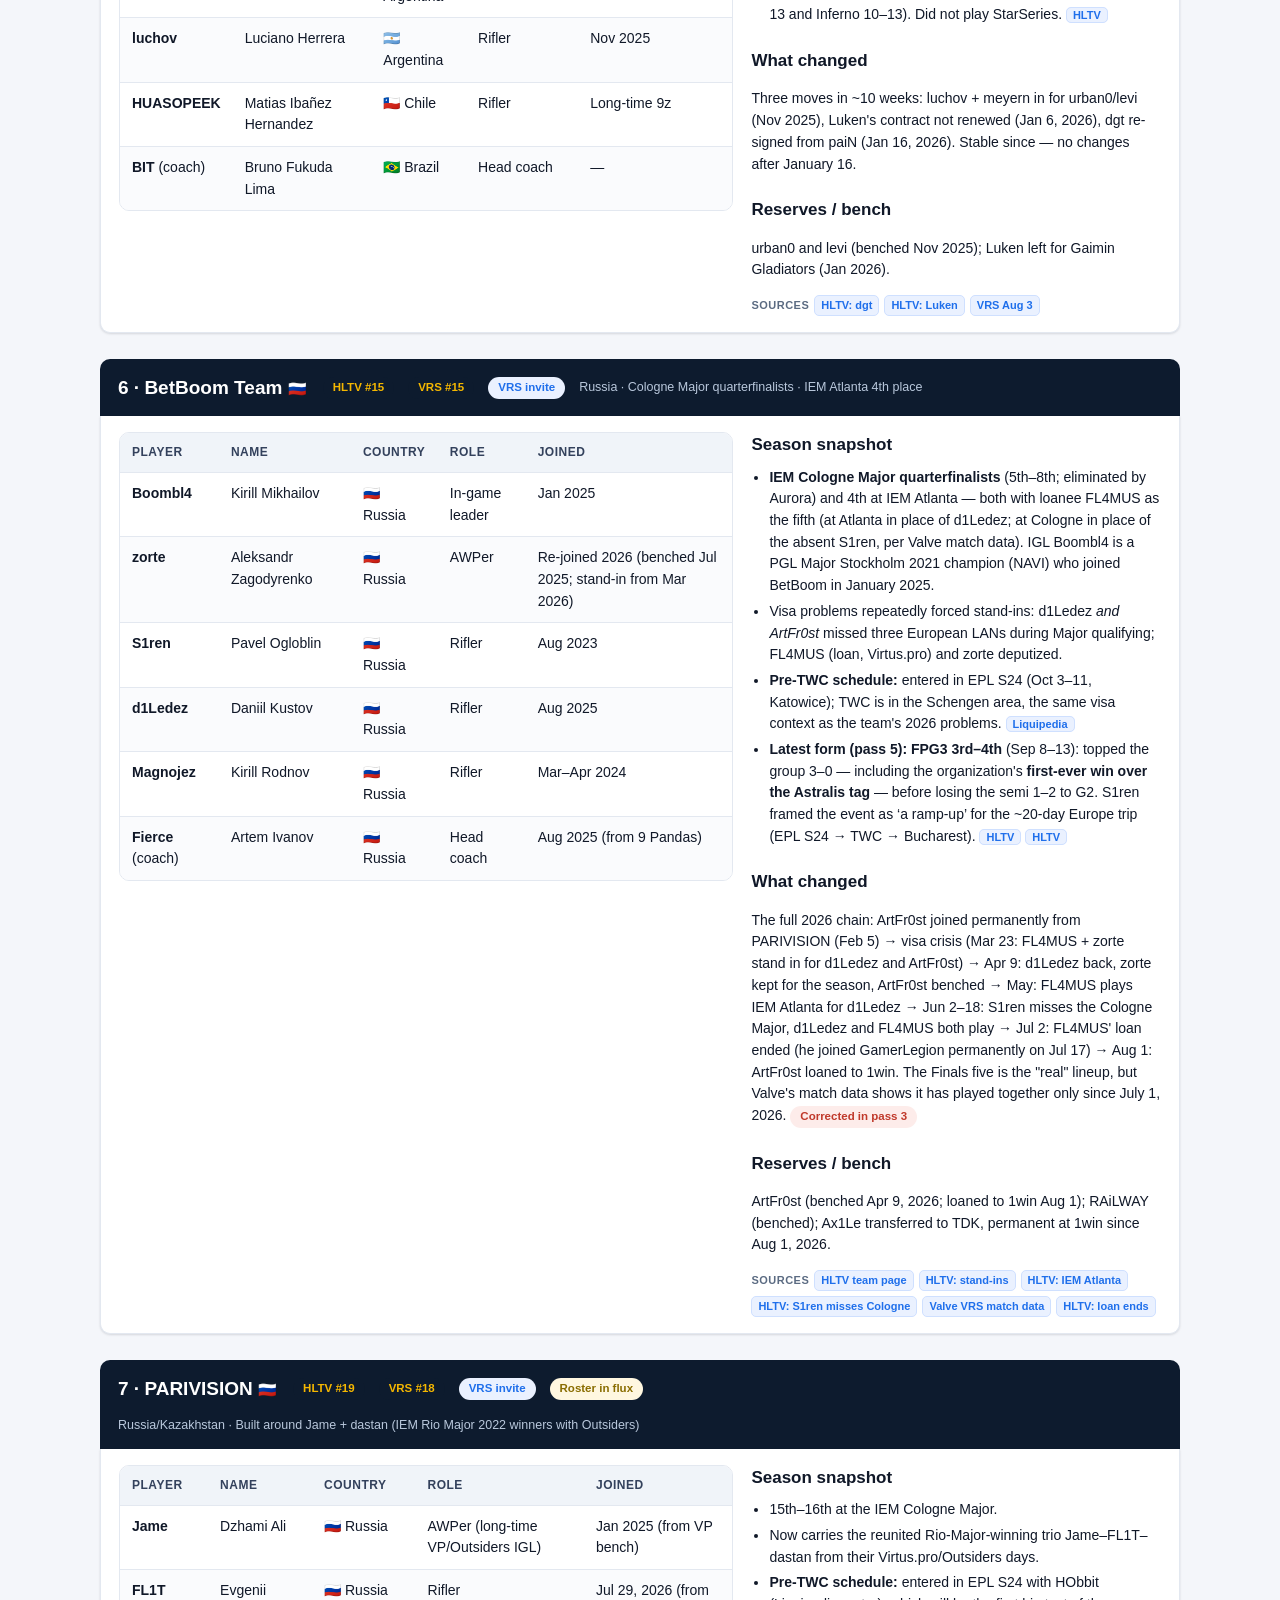
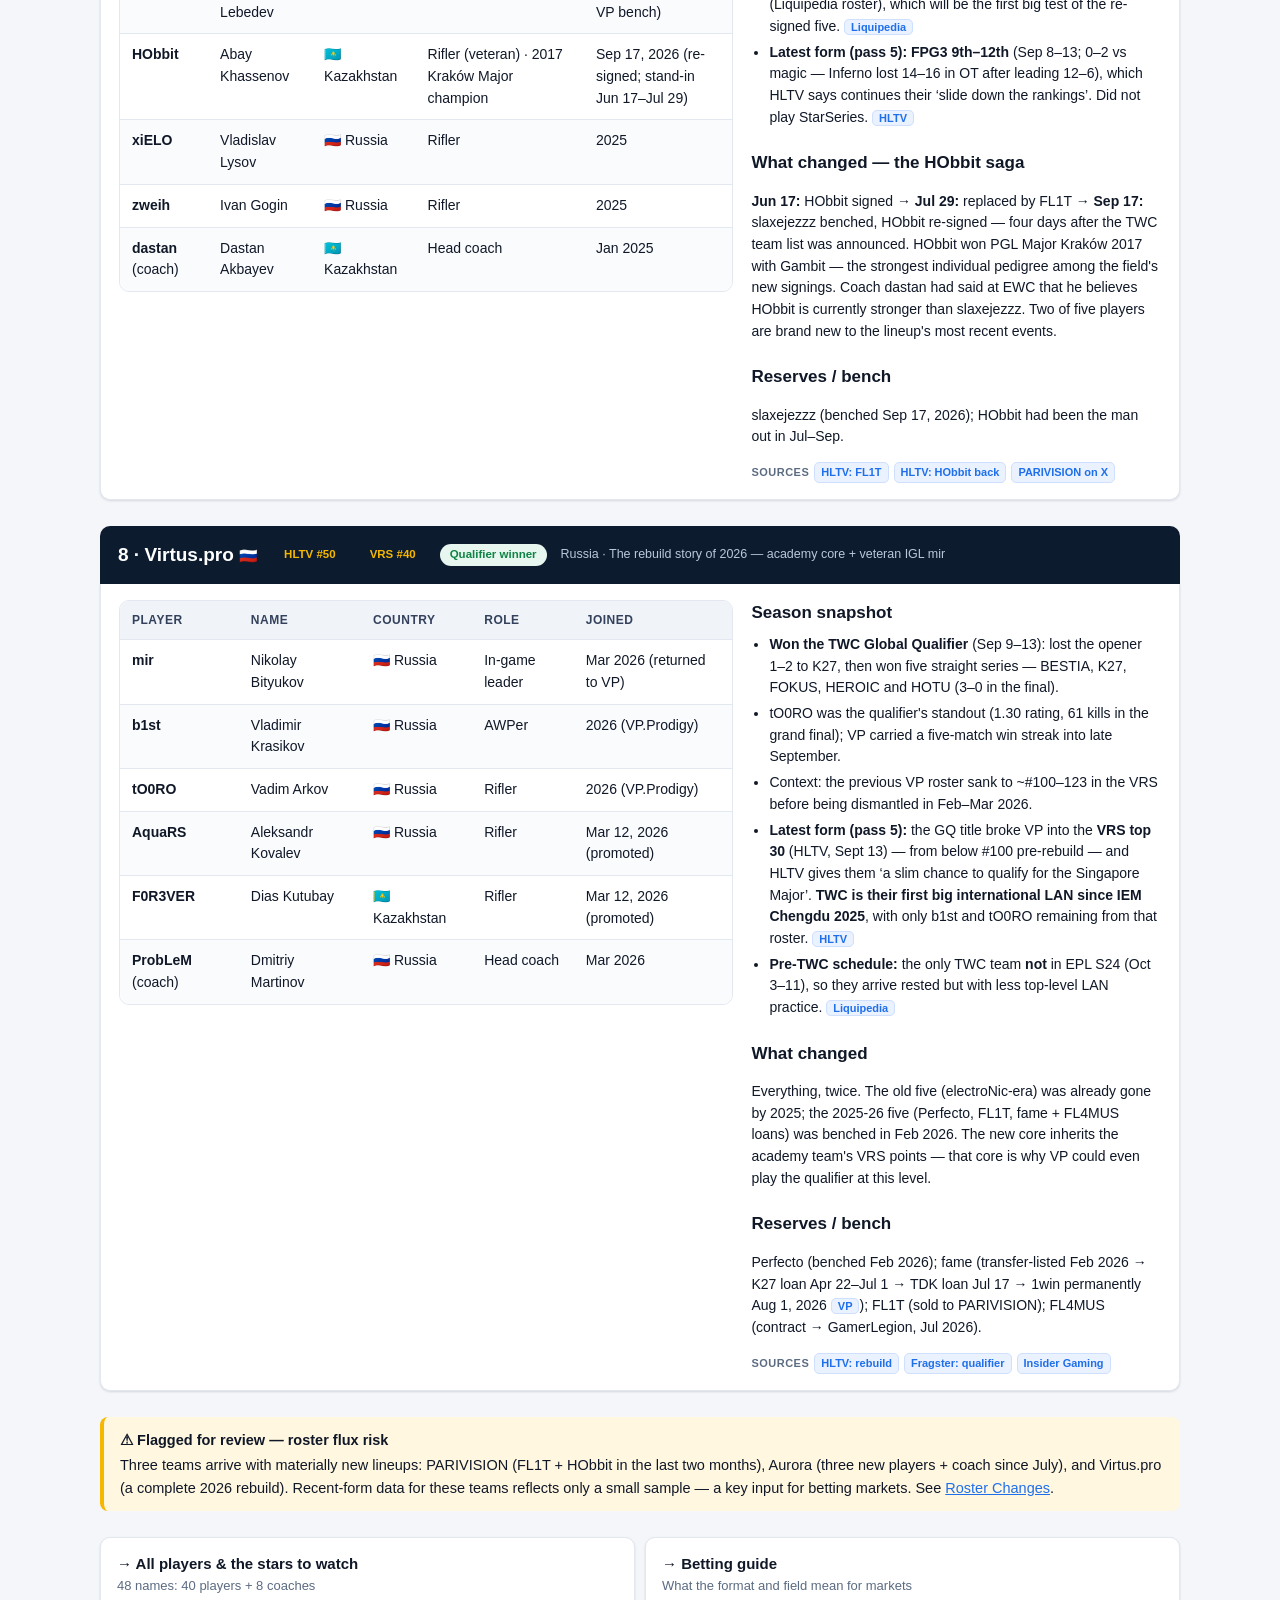
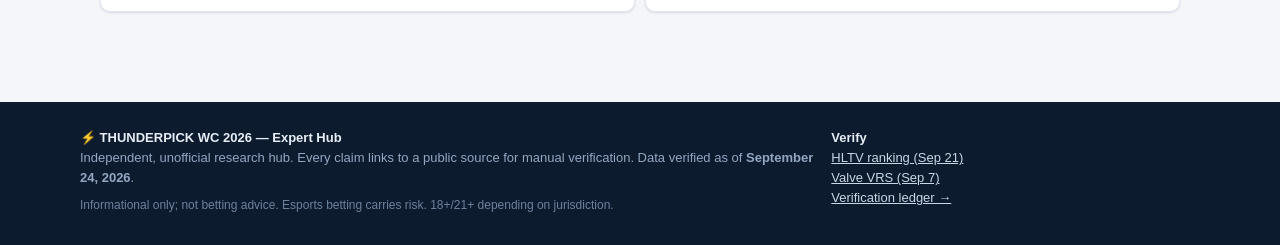
<file: teams.html>
<!DOCTYPE html>
<html lang="en">
<head>
<meta charset="UTF-8">
<meta name="viewport" content="width=device-width, initial-scale=1.0">
<title>Teams &amp; Rosters — Thunderpick World Championship 2026 · Expert Hub</title>
<meta name="description" content="The 8 teams at the Thunderpick World Championship 2026: full verified rosters, coaches, rankings, season form and bench/reserve status — every fact sourced.">
<link rel="stylesheet" href="assets/style.css">
</head>
<body>
<a class="skip-link" href="#main-content">Skip to content</a>

<header class="site-header">
  <nav class="nav-inner" aria-label="Main">
    <a class="brand" href="index.html"><span class="bolt">⚡</span><span>THUNDERPICK WC 2026<small>EXPERT HUB · CS2</small></span></a>
    <div class="nav-links">
      <a href="index.html">Overview</a>
      <a href="teams.html" class="active">Teams</a>
      <a href="players.html">Players</a>
      <a href="stats.html">Stats &amp; Form</a>
      <a href="roster-changes.html">Roster Changes</a>
      <a href="betting-guide.html">Betting Guide</a>
      <a href="cs2-guide.html">CS2 Guide</a>
      <a href="master-list.html">Verified List</a>
    </div>
  </nav>
</header>

<main id="main-content">

<div class="page-head">
  <h1>The Eight Teams</h1>
  <p class="lede">Full main rosters, coaches and reserves for every team at the Thunderpick World Championship 2026 Finals (Oct 14–18, Malta). Rosters are the confirmed Finals lineups per Liquipedia/HLTV; ranks are pinned to exact dates. Nationality flags shown as emoji.</p>
  <span class="updated">✔ Verified as of Sept 24, 2026 (fifth pass)</span>
</div>

<div class="section">
  <h2><span class="sec-tag">A</span>Rankings summary</h2>
  <p class="sub">Three verified reference points: the <b>Aug 3 VRS snapshot</b> (the official invite basis), the <b>Sept 7 VRS snapshot</b> (latest published by Valve at research time), and the <b>HLTV world ranking of Sept 21</b>.</p>
  <div class="table-wrap">
    <table>
      <thead><tr><th>Team</th><th class="num">VRS Aug 3 (invite basis)</th><th class="num">VRS Sep 7 (latest)</th><th class="num">HLTV Sep 21</th><th>Route</th><th class="num">Sources</th></tr></thead>
      <tbody>
        <tr><td><b>Team Falcons</b></td><td class="num">#2</td><td class="num">#3</td><td class="num">#5</td><td><span class="badge invite">VRS invite</span></td><td class="num"><a class="src" href="https://github.com/ValveSoftware/counter-strike_regional_standings/blob/main/invitation/2026/standings_global_2026_08_03.md" target="_blank" rel="noopener">VRS</a> <a class="src" href="https://www.hltv.org/ranking/teams/2026/september/21" target="_blank" rel="noopener">HLTV</a></td></tr>
        <tr><td><b>9z Team</b></td><td class="num">#4</td><td class="num">#9</td><td class="num">#16</td><td><span class="badge invite">VRS invite</span></td><td class="num"><a class="src" href="https://github.com/ValveSoftware/counter-strike_regional_standings/blob/main/invitation/2026/standings_global_2026_09_07.md" target="_blank" rel="noopener">VRS</a></td></tr>
        <tr><td><b>Legacy</b></td><td class="num">#7</td><td class="num">#6</td><td class="num">#6</td><td><span class="badge invite">VRS invite</span></td><td class="num"><a class="src" href="https://www.hltv.org/ranking/teams/2026/september/21" target="_blank" rel="noopener">HLTV</a></td></tr>
        <tr><td><b>FURIA</b></td><td class="num">#8</td><td class="num">#7</td><td class="num">#4</td><td><span class="badge invite">VRS invite</span></td><td class="num"><a class="src" href="https://www.hltv.org/ranking/teams/2026/september/21" target="_blank" rel="noopener">HLTV</a></td></tr>
        <tr><td><b>BetBoom Team</b></td><td class="num">#9</td><td class="num">#15</td><td class="num">#15</td><td><span class="badge invite">VRS invite</span></td><td class="num"><a class="src" href="https://github.com/ValveSoftware/counter-strike_regional_standings/blob/main/invitation/2026/standings_global_2026_09_07.md" target="_blank" rel="noopener">VRS</a></td></tr>
        <tr><td><b>Aurora Gaming</b></td><td class="num">#10</td><td class="num">#12</td><td class="num">#9</td><td><span class="badge invite">VRS invite</span></td><td class="num"><a class="src" href="https://www.hltv.org/ranking/teams/2026/september/21" target="_blank" rel="noopener">HLTV</a></td></tr>
        <tr><td><b>PARIVISION</b></td><td class="num">#12</td><td class="num">#18</td><td class="num">#19</td><td><span class="badge invite">VRS invite</span></td><td class="num"><a class="src" href="https://github.com/ValveSoftware/counter-strike_regional_standings/blob/main/invitation/2026/standings_global_2026_09_07.md" target="_blank" rel="noopener">VRS</a></td></tr>
        <tr><td><b>Virtus.pro</b></td><td class="num">#37</td><td class="num">#40</td><td class="num">#50</td><td><span class="badge qualifier">Qualifier</span></td><td class="num"><a class="src" href="https://www.hltv.org/events/9308/thunderpick-world-championship-2026-closed-qualifier" target="_blank" rel="noopener">HLTV qualifier</a></td></tr>
      </tbody>
    </table>
  </div>
  <p class="table-note">Note: HLTV's event page shows a live "Valve ranking" badge (e.g., Legacy #2, Falcons #5, FURIA #8 as of Sept 23) that differs from Valve's last published snapshot (Sept 7) because it recalculates continuously and includes results after Sept 7 (e.g., Legacy's FISSURE Playground 3 title). Both are legitimate; we pin dates to avoid ambiguity.</p>
</div>

<!-- ================= FALCONS ================= -->
<div class="team-block" id="falcons">
  <div class="team-head">
    <h3>1 · Team Falcons <span class="flag-emoji">🇸🇦</span></h3>
    <span class="badge rank">HLTV #5</span><span class="badge rank">VRS #3</span><span class="badge invite">VRS invite</span><span class="badge fav">Market favorite</span>
    <span class="route">Saudi organization · European division · Reigning IEM Cologne Major champions</span>
  </div>
  <div class="team-body">
    <div class="team-cols">
      <div>
        <div class="table-wrap" style="box-shadow:none;">
          <table>
            <thead><tr><th>Player</th><th>Name</th><th>Country</th><th>Role</th><th>Joined</th></tr></thead>
            <tbody>
              <tr><td><b>karrigan</b></td><td>Finn Andersen</td><td>🇩🇰 Denmark</td><td>In-game leader</td><td>Apr 2026 (from FaZe)</td></tr>
              <tr><td><b>NiKo</b></td><td>Nikola Kovač</td><td>🇧🇦 Bosnia &amp; Herz.</td><td>Rifler (star)</td><td>Jan 2025 (from G2)</td></tr>
              <tr><td><b>m0NESY</b></td><td>Ilya Osipov</td><td>🇷🇺 Russia</td><td>AWPer</td><td>Apr 2025 (from G2)</td></tr>
              <tr><td><b>TeSeS</b></td><td>René Madsen</td><td>🇩🇰 Denmark</td><td>Rifler</td><td>Jan 2025 (from HEROIC)</td></tr>
              <tr><td><b>kyousuke</b></td><td>Maksim Lukin</td><td>🇷🇺 Russia</td><td>Rifler</td><td>Jun 2025 (from Spirit Academy)</td></tr>
              <tr><td><b>zonic</b> (coach)</td><td>Danny Sørensen</td><td>🇩🇰 Denmark</td><td>Head coach</td><td>Nov 2023</td></tr>
            </tbody>
          </table>
        </div>
      </div>
      <div>
        <h3 style="margin-top:0;">Season snapshot</h3>
        <ul class="mini-list">
          <li><b>IEM Cologne Major 2026 champions</b> — 3–0 over FURIA in the grand final (Mirage/Anubis/Inferno, all 13–8); m0NESY named Major MVP; zonic became the first person to win six Majors.</li>
          <li>3rd place at IEM Rio 2026 (April).</li>
          <li>Precise pre-karrigan read: their only T1 title was PGL Bucharest 2025 (Apr 13, with degster, before m0NESY joined); with m0NESY they then lost seven straight finals (Melbourne, BLAST Rivals Spring, EWC, EPL S22, Chengdu, BLAST Rivals Fall, BLAST Bounty Winter).</li>
          <li><b>Latest form (pass 3):</b> BLAST Open Porto 3rd–4th (lost 1–2 to MOUZ in groups, beat G2 2–0, lost 0–2 to Spirit in the semi-final). Playing EPL S24 (Oct 3–11) before Malta. <a class="src" href="https://blast.tv/cs/tournaments/open-2026-season-2/match" target="_blank" rel="noopener">BLAST.tv</a> <a class="src" href="https://liquipedia.net/counterstrike/ESL/Pro_League/Season_24" target="_blank" rel="noopener">Liquipedia</a></li>
        </ul>
        <h3>What changed</h3>
        <p style="font-size:14px;">kyxsan benched and karrigan signed from FaZe on <b>April 20, 2026</b> — FaZe had just missed the Cologne Major for the first time in the org's history; two months later karrigan lifted it with Falcons.</p>
        <h3>Reserves / bench</h3>
        <p style="font-size:14px;">kyxsan (benched Apr 2026 → now Aurora's IGL); Magisk (benched Jun 23, 2025 for kyousuke → signed by BC.Game as IGL on Jun 30, 2026). <a class="src" href="https://www.hltv.org/news/45031/bcgame-sign-magisk-as-in-game-leader" target="_blank" rel="noopener">HLTV</a></p>
        <div class="srcs"><span class="lbl">Sources</span>
          <a class="src" href="https://liquipedia.net/counterstrike/Thunderpick/World_Championship/2026" target="_blank" rel="noopener">Liquipedia roster</a>
          <a class="src" href="https://www.hltv.org/news/44428/falcons-confirm-karrigan-signing" target="_blank" rel="noopener">HLTV: karrigan</a>
          <a class="src" href="https://eslfaceitgroup.com/press/intel-extreme-masters-cologne-2026-major-breaks-records-as-the-most-watched-counter-strike-tournament-of-all-time/" target="_blank" rel="noopener">ESL: Cologne Major</a>
          <a class="src" href="https://en.wikipedia.org/wiki/IEM_Cologne_Major_2026" target="_blank" rel="noopener">Wikipedia: final</a>
        </div>
      </div>
    </div>
  </div>
</div>

<!-- ================= FURIA ================= -->
<div class="team-block" id="furia">
  <div class="team-head">
    <h3>2 · FURIA Esports <span class="flag-emoji">🇧🇷</span></h3>
    <span class="badge rank">HLTV #4</span><span class="badge rank">VRS #7</span><span class="badge invite">VRS invite</span><span class="badge fav">Defending champions</span>
    <span class="route">Brazil (international roster) · Defending TWC champions (2025) · Highest-ranked team in the field</span>
  </div>
  <div class="team-body">
    <div class="team-cols">
      <div>
        <div class="table-wrap" style="box-shadow:none;">
          <table>
            <thead><tr><th>Player</th><th>Name</th><th>Country</th><th>Role</th><th>Joined</th></tr></thead>
            <tbody>
              <tr><td><b>FalleN</b></td><td>Gabriel Toledo</td><td>🇧🇷 Brazil</td><td>IGL / rifler</td><td>Jul 2023 (pro since 2004)</td></tr>
              <tr><td><b>yuurih</b></td><td>Yuri Santos</td><td>🇧🇷 Brazil</td><td>Rifler</td><td>Long-time core</td></tr>
              <tr><td><b>KSCERATO</b></td><td>Kaike Cerato</td><td>🇧🇷 Brazil</td><td>Rifler (closer)</td><td>Long-time core</td></tr>
              <tr><td><b>molodoy</b></td><td>Danil Golubenko</td><td>🇰🇿 Kazakhstan</td><td>AWPer</td><td>Apr 2025 (replaced chelo)</td></tr>
              <tr><td><b>YEKINDAR</b></td><td>Mareks Gaļinskis</td><td>🇱🇻 Latvia</td><td>Entry rifler</td><td>Apr 2025 (stand-in → permanent)</td></tr>
              <tr><td><b>sidde</b> (coach)</td><td>Sid Macedo</td><td>🇧🇷 Brazil</td><td>Head coach</td><td>—</td></tr>
            </tbody>
          </table>
        </div>
      </div>
      <div>
        <h3 style="margin-top:0;">Season snapshot</h3>
        <ul class="mini-list">
          <li><b>IEM Cologne Major 2026 runners-up</b> (0–3 vs Falcons); semifinal win 2–0 over Aurora; quarterfinal 2–1 over 9z.</li>
          <li><b>Defending TWC champions</b> — won TWC 2025 via a 3–2 reverse sweep over NAVI in Malta (Oct 2025), KSCERATO taking the Grand Final MVP.</li>
          <li><b>Four titles in 2025</b>: FISSURE Playground 2, TWC 2025, IEM Chengdu 2025 and BLAST Rivals Fall 2025 (3–1 over Falcons in the Hong Kong final) — closing the year as VRS world #1.</li>
          <li>molodoy: <b>HLTV #6 player of 2025 and Rookie of the Year 2025</b>; KSCERATO #9 and YEKINDAR #15 in the same ranking.</li>
          <li><b>Latest form (pass 3):</b> StarSeries Fall 3rd (Sep 17–20; lost 0–2 to Vitality twice) after 5th–6th at BLAST Open Porto. Since Sep 17 FalleN is again the sole caller: YEKINDAR gave back the T-side calls on Anubis, Cache and Ancient ("too much cortisol"). Playing EPL S24 before Malta. <a class="src" href="https://www.hltv.org/news/45558/vitality-beat-aurora-at-starseries-fall-for-first-title-since-may" target="_blank" rel="noopener">HLTV</a> <a class="src" href="https://www.hltv.org/news/45540/yekindar-im-not-calling-anymore-and-hopefully-im-not-going-to-be-in-the-future" target="_blank" rel="noopener">HLTV</a></li>
          <li><b>Latest form (pass 5):</b> <b>FISSURE Playground 3 quarter-final exit</b> (Sep 8–13, 5th–6th; 0–2 vs G2 — Ancient lost 14–16 in OT from 11–7 up). YEKINDAR (Sept 16) calls 2026 title-free ‘labored’ despite grand finals at <b>IEM Krakow</b> and the Cologne Major, and says the meeting after the G2 loss found no conflict: ‘we're just failing as a team’. <b>Injury watch:</b> molodoy needs eye surgery (migraines from pressure behind the eyes; operation planned in Kazakhstan — see <a href="master-list.html#irregularities">irregularity #20</a>); KSCERATO took StarSeries' top EVP (1.26 rating, 89.9 ADR — 4th straight event above 1.20). <a class="src" href="https://www.hltv.org/news/45502/g2-smash-furia-on-dust2-to-secure-fpg-semi-finals" target="_blank" rel="noopener">HLTV</a> <a class="src" href="https://www.hltv.org/news/45529/yekindar-on-pressure-of-fallen-retiring-its-everyones-individual-responsibility-to-be-the-best-version-of-themselves" target="_blank" rel="noopener">HLTV</a> <a class="src" href="https://www.hltv.org/news/45564/the-evps-and-all-stars-of-starladder-starseries-fall-2026" target="_blank" rel="noopener">HLTV</a></li>
        </ul>
        <h3>What changed</h3>
        <p style="font-size:14px;">Nothing since April 2025 — the most stable top-tier roster in the field. The story is emotional, not personnel: <b>FalleN announced on April 17, 2026 that he retires at the end of the year</b>. Every remaining event is part of his farewell tour.</p>
        <h3>Reserves / bench</h3>
        <p style="font-size:14px;">chelo and skullz were benched in April 2025 (chelo later resurfaced at Imperial; skullz's later club not part of TWC).</p>
        <div class="srcs"><span class="lbl">Sources</span>
          <a class="src" href="https://www.hltv.org/news/41512/furia-bench-skullz-add-yekindar-as-stand-in" target="_blank" rel="noopener">HLTV: 2025 changes</a>
          <a class="src" href="https://www.dust2.us/news/72948/breaking-fallen-announces-retirement-on-stage-at-iem-rio" target="_blank" rel="noopener">Dust2.us: FalleN</a>
          <a class="src" href="https://www.hotspawn.com/counter-strike/news/furia-reverse-sweep-navi-to-win-thunderpick-world-championship-2025" target="_blank" rel="noopener">Hotspawn: TWC 2025</a>
          <a class="src" href="https://esports-news.co.uk/2026/01/12/hltv-awards-all-winners-cs2-2025/" target="_blank" rel="noopener">HLTV Awards 2025</a>
        </div>
      </div>
    </div>
  </div>
</div>

<!-- ================= LEGACY ================= -->
<div class="team-block" id="legacy">
  <div class="team-head">
    <h3>3 · Legacy <span class="flag-emoji">🇧🇷</span></h3>
    <span class="badge rank">HLTV #6</span><span class="badge rank">VRS #6</span><span class="badge invite">VRS invite</span><span class="badge fav">In-form winner</span>
    <span class="route">Brazil · FISSURE Playground 3 champions (Sept 13, 2026) · VRS live ranking has them as high as #2</span>
  </div>
  <div class="team-body">
    <div class="team-cols">
      <div>
        <div class="table-wrap" style="box-shadow:none;">
          <table>
            <thead><tr><th>Player</th><th>Name</th><th>Country</th><th>Role</th><th>Joined</th></tr></thead>
            <tbody>
              <tr><td><b>arT</b></td><td>Andrei Piovezan</td><td>🇧🇷 Brazil</td><td>In-game leader</td><td>Feb 3, 2026 (from Fluxo)</td></tr>
              <tr><td><b>dumau</b></td><td>Eduardo Wolkmer</td><td>🇧🇷 Brazil</td><td>Rifler</td><td>2025</td></tr>
              <tr><td><b>latto</b></td><td>Bruno Rebelatto</td><td>🇧🇷 Brazil</td><td>Rifler (event MVP form)</td><td>2025</td></tr>
              <tr><td><b>n1ssim</b></td><td>Vinicius Pereira</td><td>🇧🇷 Brazil</td><td>Rifler</td><td>Jan 2025</td></tr>
              <tr><td><b>try</b></td><td>Santino Rigal</td><td>🇦🇷 Argentina</td><td>AWPer</td><td>Jul 11, 2026 (from Imperial)</td></tr>
              <tr><td><b>adrrr</b> (coach)</td><td>Alan Riveros</td><td>🇧🇷 Brazil</td><td>Head coach</td><td>2026</td></tr>
            </tbody>
          </table>
        </div>
      </div>
      <div>
        <h3 style="margin-top:0;">Season snapshot</h3>
        <ul class="mini-list">
          <li><b>FISSURE Playground 3 champions</b> (Sept 13, 2026): 3–0 over G2 in Suzhou, China. latto was MVP (1.67 rating in the final; top-scored all three maps).</li>
          <li>Third consecutive title on Chinese soil (CAC 2025, CAC 2026, FISSURE PG3); latto is a three-time MVP, all in China. The CAC 2026 final (May 24, Shanghai) was a 3–1 upset of Falcons — Legacy's first tier-1 trophy of the season.</li>
          <li>Beat FURIA and MIBR during the FISSURE PG3 run; 12th–14th at the Cologne Major.</li>
          <li><b>Latest form (pass 3):</b> out in the BLAST Open Porto groups (1–2 vs Vitality, Aug 30), then won FISSURE PG3 two weeks later. Playing EPL S24 before Malta. <a class="src" href="https://blast.tv/cs/tournaments/open-2026-season-2/match" target="_blank" rel="noopener">BLAST.tv</a></li>
          <li><b>Latest form (pass 5):</b> <b>n1ssim added an FPG3 EVP</b> (1.20 rating; in the MVP race before the final) — the player who benched himself in the summer and returned only after Legacy failed to replace him. latto (2 MVPs + 2 EVPs in 2026) is targeting a first HLTV Top 20 after finishing 2025 in the Top 30: ‘It's China magic, I think.’ <a class="src" href="https://www.hltv.org/news/45563/the-evps-and-all-stars-of-fissure-playground-3" target="_blank" rel="noopener">HLTV</a> <a class="src" href="https://www.hltv.org/news/45511/latto-after-third-mvp-in-china-its-china-magic-i-think" target="_blank" rel="noopener">HLTV</a></li>
        </ul>
        <h3>What changed</h3>
        <p style="font-size:14px;">Two upgrades in 2026: <b>lux → arT</b> (Feb, ex-FURIA captain) and <b>saadzin → try</b> (Jul, trade with Imperial) after n1ssim briefly asked to be benched post-Major and then returned (Jul 9).</p>
        <h3>Reserves / bench</h3>
        <p style="font-size:14px;">lux (benched Feb 2026); saadzin (traded to Imperial Jul 2026).</p>
        <div class="srcs"><span class="lbl">Sources</span>
          <a class="src" href="https://www.hltv.org/news/43812/official-legacy-sign-art" target="_blank" rel="noopener">HLTV: arT</a>
          <a class="src" href="https://www.hltv.org/news/45114/official-legacy-sign-try" target="_blank" rel="noopener">HLTV: try</a>
          <a class="src" href="https://www.hltv.org/news/45509/legacy-sweep-g2-to-lift-fissure-playground-3-trophy" target="_blank" rel="noopener">HLTV: FISSURE PG3</a>
          <a class="src" href="https://cryptobriefing.com/legacy-defeats-g2-fissure-playground-3/" target="_blank" rel="noopener">CryptoBriefing</a>
        </div>
      </div>
    </div>
  </div>
</div>

<!-- ================= AURORA ================= -->
<div class="team-block" id="aurora">
  <div class="team-head">
    <h3>4 · Aurora Gaming <span class="flag-emoji">🇹🇷</span></h3>
    <span class="badge rank">HLTV #9</span><span class="badge rank">VRS #12</span><span class="badge invite">VRS invite</span>
    <span class="route">Turkish core + international additions · IEM Cologne Major semifinalists</span>
  </div>
  <div class="team-body">
    <div class="team-cols">
      <div>
        <div class="table-wrap" style="box-shadow:none;">
          <table>
            <thead><tr><th>Player</th><th>Name</th><th>Country</th><th>Role</th><th>Joined</th></tr></thead>
            <tbody>
              <tr><td><b>kyxsan</b></td><td>Damjan Stoilkovski</td><td>🇲🇰 North Macedonia</td><td>In-game leader</td><td>Jul 8, 2026 (from Falcons bench)</td></tr>
              <tr><td><b>XANTARES</b></td><td>İsmailcan Dörtkardeş</td><td>🇹🇷 Türkiye</td><td>Rifler (star)</td><td>Eternal Fire core</td></tr>
              <tr><td><b>woxic</b></td><td>Özgür Eker</td><td>🇹🇷 Türkiye</td><td>AWPer</td><td>Eternal Fire core</td></tr>
              <tr><td><b>Wicadia</b></td><td>Ali Haydar Yalçın</td><td>🇹🇷 Türkiye</td><td>Rifler</td><td>Eternal Fire core</td></tr>
              <tr><td><b>Jimpphat</b></td><td>Jimi Salo</td><td>🇫🇮 Finland</td><td>Rifler (anchor)</td><td>Jul 3, 2026 (from MOUZ)</td></tr>
              <tr><td><b>ashhh</b> (coach)</td><td>Ashley Battye</td><td>🇬🇧 United Kingdom</td><td>Head coach</td><td>Jul 3, 2026 (from GamerLegion)</td></tr>
            </tbody>
          </table>
        </div>
      </div>
      <div>
        <h3 style="margin-top:0;">Season snapshot</h3>
        <ul class="mini-list">
          <li><b>IEM Cologne Major semifinalists</b> (top-4; lost 0–2 to FURIA) — achieved with the old all-Turkish lineup, which came from Eternal Fire (acquired wholesale on Apr 5, 2025 after CS sponsorship conditions in Turkey forced the move; XANTARES and woxic remain from that core).</li>
          <li>The rebuild happened <b>after</b> the Major: a six-day July overhaul turned the squad fully international.</li>
          <li><b>Latest form (pass 3):</b> <b>StarSeries Fall runners-up</b> (Sep 20): beat NAVI 2–0, NRG 2–0 and Vitality 2–1, then lost the final 1–3 to Vitality (XANTARES 0.69 in the final). Out in the BLAST Open Porto groups. Playing EPL S24 before Malta. <a class="src" href="https://www.hltv.org/news/45558/vitality-beat-aurora-at-starseries-fall-for-first-title-since-may" target="_blank" rel="noopener">HLTV</a></li>
          <li><b>Latest form (pass 5):</b> <b>Jimpphat was the player HLTV says could have challenged ZywOo for the StarSeries MVP medal</b> had there been a race — his first EVP since IEM Rio 2024, a series-high 1.36 rating in the upper-final win over Vitality and 1.41 in map wins pre-final: ‘Recently I've just had such a crazy amount of confidence.’ Coach ash's ‘star anchor once more’ project is landing. Did not attend FPG3. <a class="src" href="https://www.hltv.org/news/45554/jimpphat-recently-ive-just-had-such-a-crazy-amount-of-confidence" target="_blank" rel="noopener">HLTV</a> <a class="src" href="https://www.hltv.org/news/45564/the-evps-and-all-stars-of-starladder-starseries-fall-2026" target="_blank" rel="noopener">HLTV</a></li>
        </ul>
        <h3>What changed</h3>
        <p style="font-size:14px;">Coach Fabre benched (Jun 29) → MAJ3R stepped down &amp; soulfly benched (Jul 2) → Jimpphat signed + ashhh hired (Jul 3) → kyxsan completes the five (Jul 8). The new roster debuted with ~13 days of preparation.</p>
        <h3>Reserves / bench</h3>
        <p style="font-size:14px;">MAJ3R (stepped down), soulfly (benched; now listed on Eternal Fire in Valve's Sept 7 snapshot), Fabre (coach, benched Jun 29 → <b>appointed Eternal Fire head coach on Sept 11</b>, reuniting with jottAAA and soulfly at the rebuilt international EF; <a class="src" href="https://www.hltv.org/news/45503/fabre-returns-to-eternal-fire" target="_blank" rel="noopener">HLTV</a>).</p>
        <div class="srcs"><span class="lbl">Sources</span>
          <a class="src" href="https://www.strafe.com/news/read/aurora-locks-in-new-cs2-roster-with-kyxsan-and-jimpphat/" target="_blank" rel="noopener">Strafe: rebuild</a>
          <a class="src" href="https://www.hltv.org/news/44998/summer-2026-rostermania-as-it-happened" target="_blank" rel="noopener">HLTV: rostermania</a>
          <a class="src" href="https://en.wikipedia.org/wiki/IEM_Cologne_Major_2026" target="_blank" rel="noopener">Major standings</a>
        </div>
      </div>
    </div>
  </div>
</div>

<!-- ================= 9Z ================= -->
<div class="team-block" id="9z">
  <div class="team-head">
    <h3>5 · 9z Team <span class="flag-emoji">🇦🇷</span></h3>
    <span class="badge rank">HLTV #16</span><span class="badge rank">VRS #9</span><span class="badge invite">VRS invite</span>
    <span class="route">Argentina (Uruguayan/Chilean core) · Cologne Major quarterfinalists</span>
  </div>
  <div class="team-body">
    <div class="team-cols">
      <div>
        <div class="table-wrap" style="box-shadow:none;">
          <table>
            <thead><tr><th>Player</th><th>Name</th><th>Country</th><th>Role</th><th>Joined</th></tr></thead>
            <tbody>
              <tr><td><b>max</b></td><td>Maximiliano Gonzalez</td><td>🇺🇾 Uruguay</td><td>Rifler / veteran leader</td><td>Long-time 9z</td></tr>
              <tr><td><b>dgt</b></td><td>Franco Garcia</td><td>🇺🇾 Uruguay</td><td>Lurker</td><td>Jan 16, 2026 (returned from paiN)</td></tr>
              <tr><td><b>meyern</b></td><td>Ignacio Meyer</td><td>🇦🇷 Argentina</td><td>AWPer</td><td>Nov 2025</td></tr>
              <tr><td><b>luchov</b></td><td>Luciano Herrera</td><td>🇦🇷 Argentina</td><td>Rifler</td><td>Nov 2025</td></tr>
              <tr><td><b>HUASOPEEK</b></td><td>Matias Ibañez Hernandez</td><td>🇨🇱 Chile</td><td>Rifler</td><td>Long-time 9z</td></tr>
              <tr><td><b>BIT</b> (coach)</td><td>Bruno Fukuda Lima</td><td>🇧🇷 Brazil</td><td>Head coach</td><td>—</td></tr>
            </tbody>
          </table>
        </div>
      </div>
      <div>
        <h3 style="margin-top:0;">Season snapshot</h3>
        <ul class="mini-list">
          <li><b>IEM Cologne Major quarterfinalists</b> (5th–8th; lost 1–2 to FURIA in an all-Latin-American quarterfinal).</li>
          <li>Reached <b>#4 in the world on Valve's Aug 3, 2026 VRS snapshot</b> — a stunning climb for a roster almost fully rebuilt between Nov 2025 and Jan 2026.</li>
          <li><b>Pre-TWC schedule:</b> entered in EPL S24 (Oct 3–11, Katowice), which ends 3 days before TWC. <a class="src" href="https://liquipedia.net/counterstrike/ESL/Pro_League/Season_24" target="_blank" rel="noopener">Liquipedia</a></li>
          <li><b>Latest form (pass 5):</b> <b>FPG3 9th–12th</b> (Sep 8–13; 1–2 vs G2 in the elimination match — won Dust2 13–11, lost Ancient 8–13 and Inferno 10–13). Did not play StarSeries. <a class="src" href="https://www.hltv.org/news/45491/9z-and-tyloo-bow-out-of-fpg-3" target="_blank" rel="noopener">HLTV</a></li>
        </ul>
        <h3>What changed</h3>
        <p style="font-size:14px;">Three moves in ~10 weeks: luchov + meyern in for urban0/levi (Nov 2025), Luken's contract not renewed (Jan 6, 2026), dgt re-signed from paiN (Jan 16, 2026). Stable since — no changes after January 16.</p>
        <h3>Reserves / bench</h3>
        <p style="font-size:14px;">urban0 and levi (benched Nov 2025); Luken left for Gaimin Gladiators (Jan 2026).</p>
        <div class="srcs"><span class="lbl">Sources</span>
          <a class="src" href="https://www.hltv.org/news/43643/dgt-returns-to-9z" target="_blank" rel="noopener">HLTV: dgt</a>
          <a class="src" href="https://www.hltv.org/news/43581/luken-departs-9z" target="_blank" rel="noopener">HLTV: Luken</a>
          <a class="src" href="https://github.com/ValveSoftware/counter-strike_regional_standings/blob/main/invitation/2026/standings_global_2026_08_03.md" target="_blank" rel="noopener">VRS Aug 3</a>
        </div>
      </div>
    </div>
  </div>
</div>

<!-- ================= BETBOOM ================= -->
<div class="team-block" id="betboom">
  <div class="team-head">
    <h3>6 · BetBoom Team <span class="flag-emoji">🇷🇺</span></h3>
    <span class="badge rank">HLTV #15</span><span class="badge rank">VRS #15</span><span class="badge invite">VRS invite</span>
    <span class="route">Russia · Cologne Major quarterfinalists · IEM Atlanta 4th place</span>
  </div>
  <div class="team-body">
    <div class="team-cols">
      <div>
        <div class="table-wrap" style="box-shadow:none;">
          <table>
            <thead><tr><th>Player</th><th>Name</th><th>Country</th><th>Role</th><th>Joined</th></tr></thead>
            <tbody>
              <tr><td><b>Boombl4</b></td><td>Kirill Mikhailov</td><td>🇷🇺 Russia</td><td>In-game leader</td><td>Jan 2025</td></tr>
              <tr><td><b>zorte</b></td><td>Aleksandr Zagodyrenko</td><td>🇷🇺 Russia</td><td>AWPer</td><td>Re-joined 2026 (benched Jul 2025; stand-in from Mar 2026)</td></tr>
              <tr><td><b>S1ren</b></td><td>Pavel Ogloblin</td><td>🇷🇺 Russia</td><td>Rifler</td><td>Aug 2023</td></tr>
              <tr><td><b>d1Ledez</b></td><td>Daniil Kustov</td><td>🇷🇺 Russia</td><td>Rifler</td><td>Aug 2025</td></tr>
              <tr><td><b>Magnojez</b></td><td>Kirill Rodnov</td><td>🇷🇺 Russia</td><td>Rifler</td><td>Mar–Apr 2024</td></tr>
              <tr><td><b>Fierce</b> (coach)</td><td>Artem Ivanov</td><td>🇷🇺 Russia</td><td>Head coach</td><td>Aug 2025 (from 9 Pandas)</td></tr>
            </tbody>
          </table>
        </div>
      </div>
      <div>
        <h3 style="margin-top:0;">Season snapshot</h3>
        <ul class="mini-list">
          <li><b>IEM Cologne Major quarterfinalists</b> (5th–8th; eliminated by Aurora) and 4th at IEM Atlanta — both with loanee FL4MUS as the fifth (at Atlanta in place of d1Ledez; at Cologne in place of the absent S1ren, per Valve match data). IGL Boombl4 is a PGL Major Stockholm 2021 champion (NAVI) who joined BetBoom in January 2025.</li>
          <li>Visa problems repeatedly forced stand-ins: d1Ledez <i>and ArtFr0st</i> missed three European LANs during Major qualifying; FL4MUS (loan, Virtus.pro) and zorte deputized.</li>
          <li><b>Pre-TWC schedule:</b> entered in EPL S24 (Oct 3–11, Katowice); TWC is in the Schengen area, the same visa context as the team's 2026 problems. <a class="src" href="https://liquipedia.net/counterstrike/ESL/Pro_League/Season_24" target="_blank" rel="noopener">Liquipedia</a></li>
          <li><b>Latest form (pass 5):</b> <b>FPG3 3rd–4th</b> (Sep 8–13): topped the group 3–0 — including the organization's <b>first-ever win over the Astralis tag</b> — before losing the semi 1–2 to G2. S1ren framed the event as ‘a ramp-up’ for the ~20-day Europe trip (EPL S24 → TWC → Bucharest). <a class="src" href="https://www.hltv.org/news/45496/s1ren-the-experience-weve-built-up-should-help-us-in-the-playoffs" target="_blank" rel="noopener">HLTV</a> <a class="src" href="https://www.hltv.org/news/45508/g2-move-past-betboom-en-route-to-fpg-3-final" target="_blank" rel="noopener">HLTV</a></li>
        </ul>
        <h3>What changed</h3>
        <p style="font-size:14px;">The full 2026 chain: ArtFr0st joined permanently from PARIVISION (Feb 5) → visa crisis (Mar 23: FL4MUS + zorte stand in for d1Ledez and ArtFr0st) → Apr 9: d1Ledez back, zorte kept for the season, ArtFr0st benched → May: FL4MUS plays IEM Atlanta for d1Ledez → Jun 2–18: S1ren misses the Cologne Major, d1Ledez and FL4MUS both play → Jul 2: FL4MUS' loan ended (he joined GamerLegion permanently on Jul 17) → Aug 1: ArtFr0st loaned to 1win. The Finals five is the "real" lineup, but Valve's match data shows it has played together only since July 1, 2026. <span class="badge flag">Corrected in pass 3</span></p>
        <h3>Reserves / bench</h3>
        <p style="font-size:14px;">ArtFr0st (benched Apr 9, 2026; loaned to 1win Aug 1); RAiLWAY (benched); Ax1Le transferred to TDK, permanent at 1win since Aug 1, 2026.</p>
        <div class="srcs"><span class="lbl">Sources</span>
          <a class="src" href="https://www.hltv.org/team/12394/betboom" target="_blank" rel="noopener">HLTV team page</a>
          <a class="src" href="https://www.hltv.org/news/44170/betboom-to-field-fl4mus-and-zorte-as-stand-ins-at-upcoming-lans-due-to-visa-issues" target="_blank" rel="noopener">HLTV: stand-ins</a>
          <a class="src" href="https://www.hltv.org/news/44459/fl4mus-to-play-with-betboom-at-iem-atlanta" target="_blank" rel="noopener">HLTV: IEM Atlanta</a>
          <a class="src" href="https://www.hltv.org/news/44736/s1ren-to-miss-start-of-cologne-major" target="_blank" rel="noopener">HLTV: S1ren misses Cologne</a>
          <a class="src" href="https://github.com/ValveSoftware/counter-strike_regional_standings/tree/main/invitation/2026/details/2026_08_03" target="_blank" rel="noopener">Valve VRS match data</a>
          <a class="src" href="https://www.hltv.org/news/45019/short-news-week-26" target="_blank" rel="noopener">HLTV: loan ends</a>
        </div>
      </div>
    </div>
  </div>
</div>

<!-- ================= PARIVISION ================= -->
<div class="team-block" id="parivision">
  <div class="team-head">
    <h3>7 · PARIVISION <span class="flag-emoji">🇷🇺</span></h3>
    <span class="badge rank">HLTV #19</span><span class="badge rank">VRS #18</span><span class="badge invite">VRS invite</span><span class="badge warn">Roster in flux</span>
    <span class="route">Russia/Kazakhstan · Built around Jame + dastan (IEM Rio Major 2022 winners with Outsiders)</span>
  </div>
  <div class="team-body">
    <div class="team-cols">
      <div>
        <div class="table-wrap" style="box-shadow:none;">
          <table>
            <thead><tr><th>Player</th><th>Name</th><th>Country</th><th>Role</th><th>Joined</th></tr></thead>
            <tbody>
              <tr><td><b>Jame</b></td><td>Dzhami Ali</td><td>🇷🇺 Russia</td><td>AWPer (long-time VP/Outsiders IGL)</td><td>Jan 2025 (from VP bench)</td></tr>
              <tr><td><b>FL1T</b></td><td>Evgenii Lebedev</td><td>🇷🇺 Russia</td><td>Rifler</td><td>Jul 29, 2026 (from VP bench)</td></tr>
              <tr><td><b>HObbit</b></td><td>Abay Khassenov</td><td>🇰🇿 Kazakhstan</td><td>Rifler (veteran) · 2017 Kraków Major champion</td><td>Sep 17, 2026 (re-signed; stand-in Jun 17–Jul 29)</td></tr>
              <tr><td><b>xiELO</b></td><td>Vladislav Lysov</td><td>🇷🇺 Russia</td><td>Rifler</td><td>2025</td></tr>
              <tr><td><b>zweih</b></td><td>Ivan Gogin</td><td>🇷🇺 Russia</td><td>Rifler</td><td>2025</td></tr>
              <tr><td><b>dastan</b> (coach)</td><td>Dastan Akbayev</td><td>🇰🇿 Kazakhstan</td><td>Head coach</td><td>Jan 2025</td></tr>
            </tbody>
          </table>
        </div>
      </div>
      <div>
        <h3 style="margin-top:0;">Season snapshot</h3>
        <ul class="mini-list">
          <li>15th–16th at the IEM Cologne Major.</li>
          <li>Now carries the reunited Rio-Major-winning trio Jame–FL1T–dastan from their Virtus.pro/Outsiders days.</li>
          <li><b>Pre-TWC schedule:</b> entered in EPL S24 with HObbit (Liquipedia roster), which will be the first big test of the re-signed five. <a class="src" href="https://liquipedia.net/counterstrike/ESL/Pro_League/Season_24" target="_blank" rel="noopener">Liquipedia</a></li>
          <li><b>Latest form (pass 5):</b> <b>FPG3 9th–12th</b> (Sep 8–13; 0–2 vs magic — Inferno lost 14–16 in OT after leading 12–6), which HLTV says continues their ‘slide down the rankings’. Did not play StarSeries. <a class="src" href="https://www.hltv.org/news/45492/magic-dump-parivision-out-of-fpg-3" target="_blank" rel="noopener">HLTV</a></li>
        </ul>
        <h3>What changed — the HObbit saga</h3>
        <p style="font-size:14px;"><b>Jun 17:</b> HObbit signed → <b>Jul 29:</b> replaced by FL1T → <b>Sep 17:</b> slaxejezzz benched, HObbit re-signed — four days after the TWC team list was announced. HObbit won PGL Major Kraków 2017 with Gambit — the strongest individual pedigree among the field's new signings. Coach dastan had said at EWC that he believes HObbit is currently stronger than slaxejezzz. Two of five players are brand new to the lineup's most recent events.</p>
        <h3>Reserves / bench</h3>
        <p style="font-size:14px;">slaxejezzz (benched Sep 17, 2026); HObbit had been the man out in Jul–Sep.</p>
        <div class="srcs"><span class="lbl">Sources</span>
          <a class="src" href="https://www.hltv.org/news/45200/parivision-sign-fl1t-to-replace-hobbit" target="_blank" rel="noopener">HLTV: FL1T</a>
          <a class="src" href="https://www.hltv.org/news/45534/parivision-replace-slaxejezzz-with-hobbit" target="_blank" rel="noopener">HLTV: HObbit back</a>
          <a class="src" href="https://x.com/parivisiongg/status/2100555617832149185" target="_blank" rel="noopener">PARIVISION on X</a>
        </div>
      </div>
    </div>
  </div>
</div>

<!-- ================= VIRTUS.PRO ================= -->
<div class="team-block" id="virtuspro">
  <div class="team-head">
    <h3>8 · Virtus.pro <span class="flag-emoji">🇷🇺</span></h3>
    <span class="badge rank">HLTV #50</span><span class="badge rank">VRS #40</span><span class="badge qualifier">Qualifier winner</span>
    <span class="route">Russia · The rebuild story of 2026 — academy core + veteran IGL mir</span>
  </div>
  <div class="team-body">
    <div class="team-cols">
      <div>
        <div class="table-wrap" style="box-shadow:none;">
          <table>
            <thead><tr><th>Player</th><th>Name</th><th>Country</th><th>Role</th><th>Joined</th></tr></thead>
            <tbody>
              <tr><td><b>mir</b></td><td>Nikolay Bityukov</td><td>🇷🇺 Russia</td><td>In-game leader</td><td>Mar 2026 (returned to VP)</td></tr>
              <tr><td><b>b1st</b></td><td>Vladimir Krasikov</td><td>🇷🇺 Russia</td><td>AWPer</td><td>2026 (VP.Prodigy)</td></tr>
              <tr><td><b>tO0RO</b></td><td>Vadim Arkov</td><td>🇷🇺 Russia</td><td>Rifler</td><td>2026 (VP.Prodigy)</td></tr>
              <tr><td><b>AquaRS</b></td><td>Aleksandr Kovalev</td><td>🇷🇺 Russia</td><td>Rifler</td><td>Mar 12, 2026 (promoted)</td></tr>
              <tr><td><b>F0R3VER</b></td><td>Dias Kutubay</td><td>🇰🇿 Kazakhstan</td><td>Rifler</td><td>Mar 12, 2026 (promoted)</td></tr>
              <tr><td><b>ProbLeM</b> (coach)</td><td>Dmitriy Martinov</td><td>🇷🇺 Russia</td><td>Head coach</td><td>Mar 2026</td></tr>
            </tbody>
          </table>
        </div>
      </div>
      <div>
        <h3 style="margin-top:0;">Season snapshot</h3>
        <ul class="mini-list">
          <li><b>Won the TWC Global Qualifier</b> (Sep 9–13): lost the opener 1–2 to K27, then won five straight series — BESTIA, K27, FOKUS, HEROIC and HOTU (3–0 in the final).</li>
          <li>tO0RO was the qualifier's standout (1.30 rating, 61 kills in the grand final); VP carried a five-match win streak into late September.</li>
          <li>Context: the previous VP roster sank to ~#100–123 in the VRS before being dismantled in Feb–Mar 2026.</li>
          <li><b>Latest form (pass 5):</b> the GQ title broke VP into the <b>VRS top 30</b> (HLTV, Sept 13) — from below #100 pre-rebuild — and HLTV gives them ‘a slim chance to qualify for the Singapore Major’. <b>TWC is their first big international LAN since IEM Chengdu 2025</b>, with only b1st and tO0RO remaining from that roster. <a class="src" href="https://www.hltv.org/news/45514/virtuspro-enter-top-30-of-vrs-with-thunderpick-world-championship-qualification" target="_blank" rel="noopener">HLTV</a></li>
          <li><b>Pre-TWC schedule:</b> the only TWC team <b>not</b> in EPL S24 (Oct 3–11), so they arrive rested but with less top-level LAN practice. <a class="src" href="https://liquipedia.net/counterstrike/ESL/Pro_League/Season_24" target="_blank" rel="noopener">Liquipedia</a></li>
        </ul>
        <h3>What changed</h3>
        <p style="font-size:14px;">Everything, twice. The old five (electroNic-era) was already gone by 2025; the 2025-26 five (Perfecto, FL1T, fame + FL4MUS loans) was benched in Feb 2026. The new core inherits the academy team's VRS points — that core is why VP could even play the qualifier at this level.</p>
        <h3>Reserves / bench</h3>
        <p style="font-size:14px;">Perfecto (benched Feb 2026); fame (transfer-listed Feb 2026 → K27 loan Apr 22–Jul 1 → TDK loan Jul 17 → 1win permanently Aug 1, 2026 <a class="src" href="https://virtus.pro/news/virtus-pro-announce-fame-s-transfer" target="_blank" rel="noopener">VP</a>); FL1T (sold to PARIVISION); FL4MUS (contract → GamerLegion, Jul 2026).</p>
        <div class="srcs"><span class="lbl">Sources</span>
          <a class="src" href="https://www.hltv.org/news/44059/virtuspro-finalize-roster-with-academy-duo" target="_blank" rel="noopener">HLTV: rebuild</a>
          <a class="src" href="https://www.fragster.com/virtus-pro-thunderpick-world-championship-2026/" target="_blank" rel="noopener">Fragster: qualifier</a>
          <a class="src" href="https://insider-gaming.com/virtus-pro-2026-roster/" target="_blank" rel="noopener">Insider Gaming</a>
        </div>
      </div>
    </div>
  </div>
</div>

<div class="callout warn">
  <b>⚠ Flagged for review — roster flux risk</b>
  Three teams arrive with materially new lineups: PARIVISION (FL1T + HObbit in the last two months), Aurora (three new players + coach since July), and Virtus.pro (a complete 2026 rebuild). Recent-form data for these teams reflects only a small sample — a key input for betting markets. See <a href="roster-changes.html">Roster Changes</a>.
</div>

<div class="pager">
  <a href="players.html"><b>→ All players &amp; the stars to watch</b><span>48 names: 40 players + 8 coaches</span></a>
  <a href="betting-guide.html"><b>→ Betting guide</b><span>What the format and field mean for markets</span></a>
</div>

</main>

<footer class="site-footer">
  <div class="footer-inner">
    <div>
      <b style="color:#e6edf5;">⚡ THUNDERPICK WC 2026 — Expert Hub</b><br>
      Independent, unofficial research hub. Every claim links to a public source for manual verification. Data verified as of <b>September 24, 2026</b>.
      <div class="fine" style="margin-top:8px;">Informational only; not betting advice. Esports betting carries risk. 18+/21+ depending on jurisdiction.</div>
    </div>
    <div>
      <b style="color:#e6edf5;">Verify</b><br>
      <a href="https://www.hltv.org/ranking/teams/2026/september/21" target="_blank" rel="noopener">HLTV ranking (Sep 21)</a><br>
      <a href="https://github.com/ValveSoftware/counter-strike_regional_standings/blob/main/invitation/2026/standings_global_2026_09_07.md" target="_blank" rel="noopener">Valve VRS (Sep 7)</a><br>
      <a href="master-list.html">Verification ledger →</a>
    </div>
  </div>
</footer>

</body>
</html>
</file>
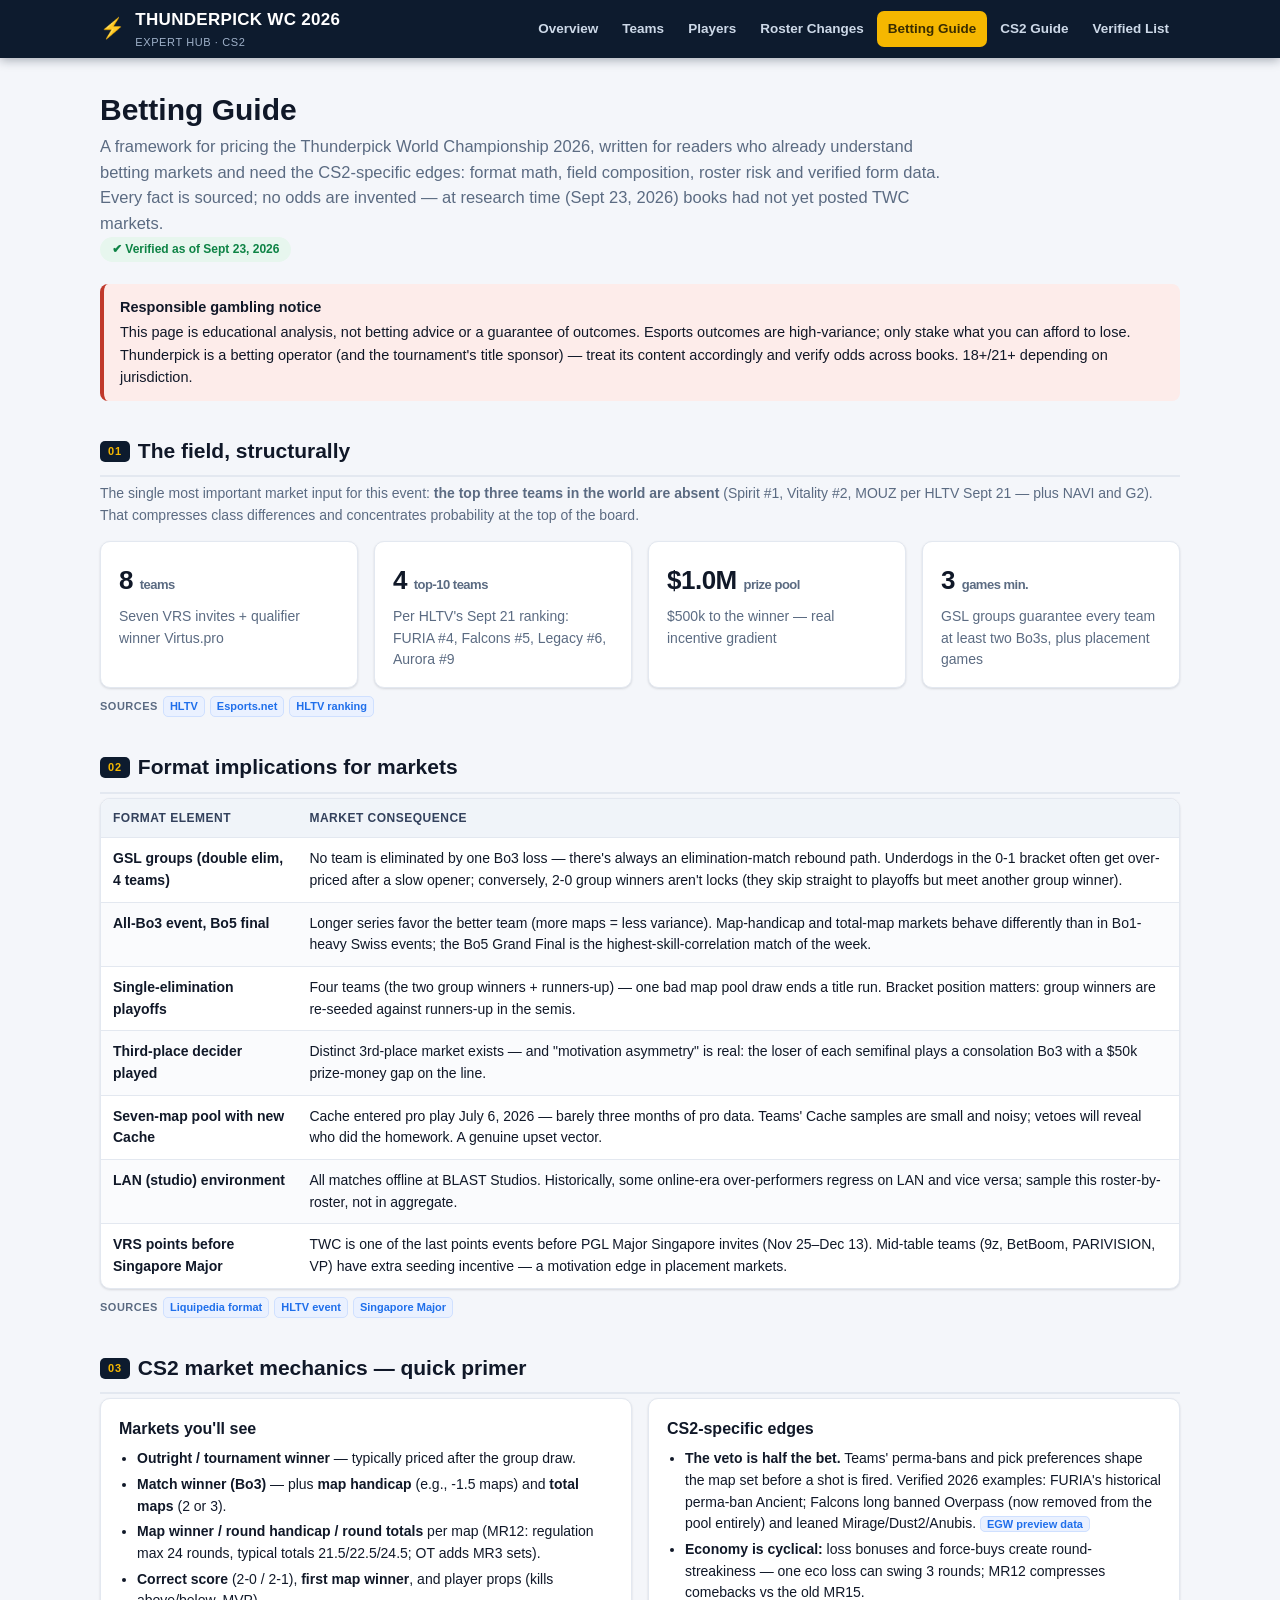
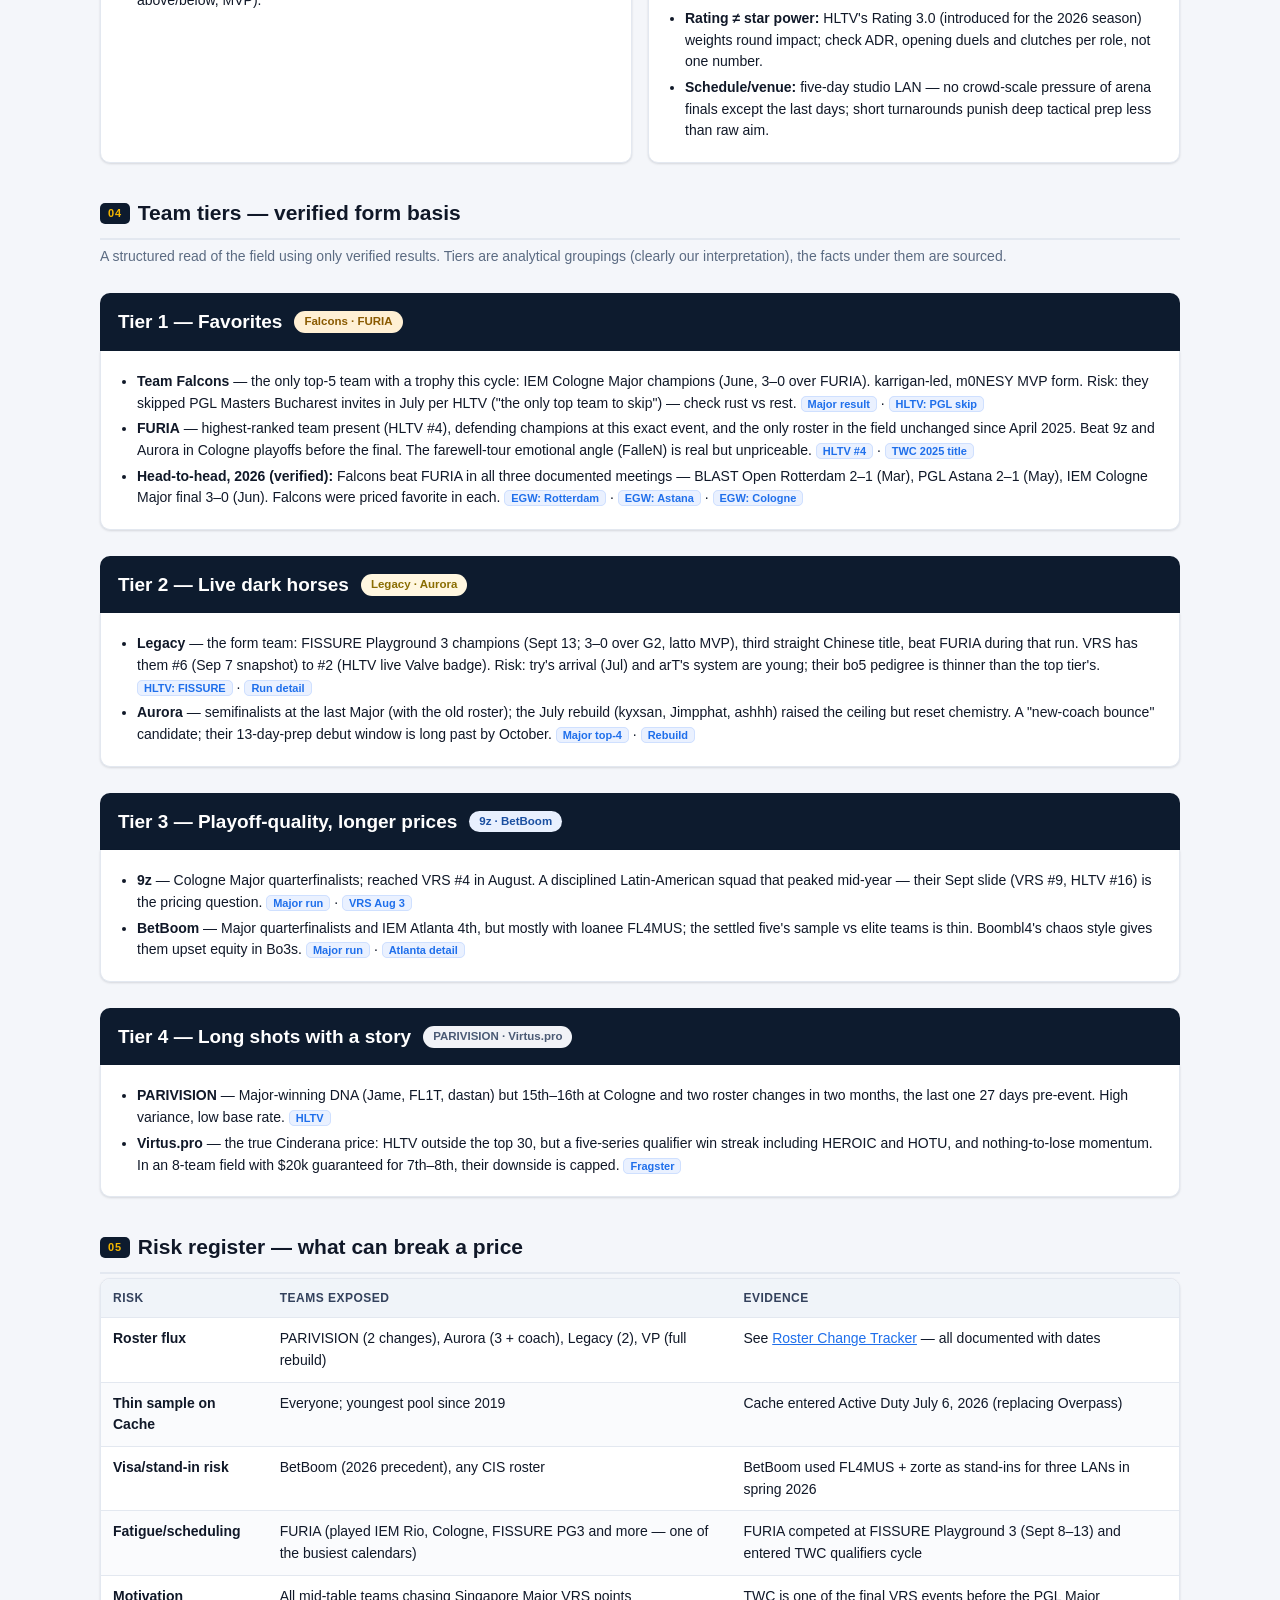
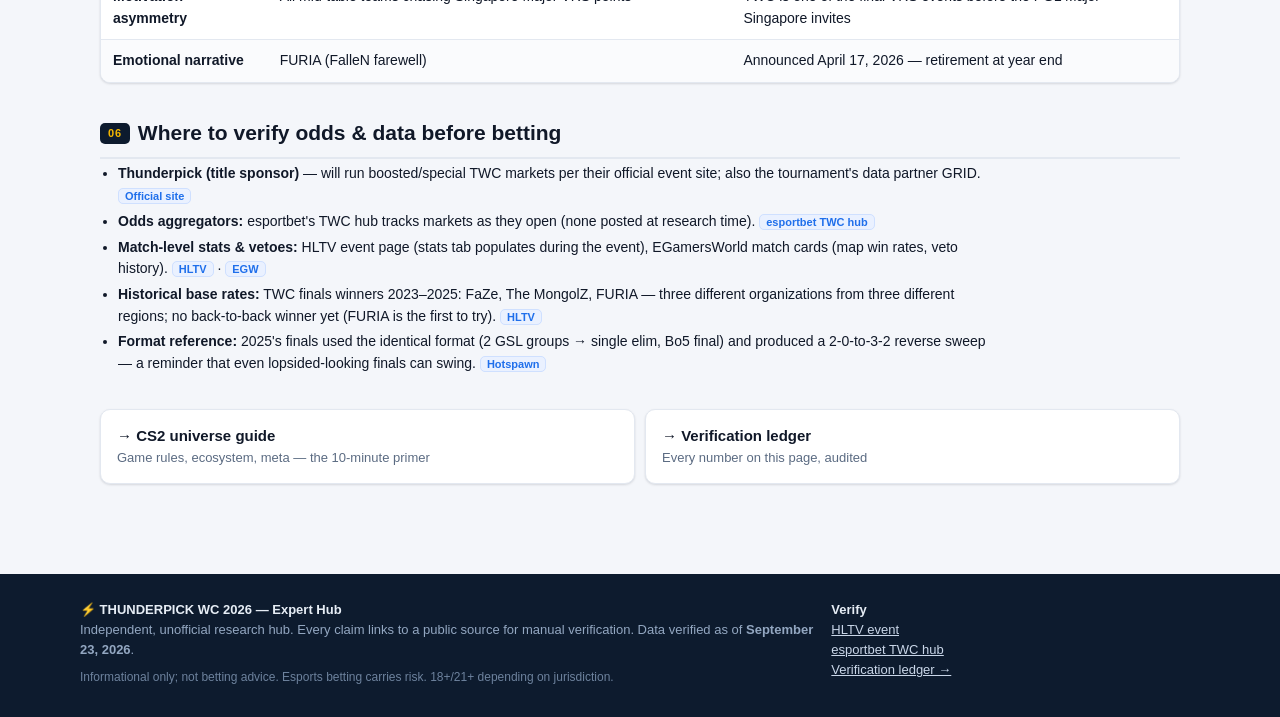
<file: docs/betting-guide.html>
<!DOCTYPE html>
<html lang="en">
<head>
<meta charset="UTF-8">
<meta name="viewport" content="width=device-width, initial-scale=1.0">
<title>Betting Guide — Thunderpick World Championship 2026 · Expert Hub</title>
<meta name="description" content="Betting analysis framework for the Thunderpick World Championship 2026: format implications, market mechanics, favorites, dark horses and risk factors — all stats verified and sourced.">
<link rel="stylesheet" href="assets/style.css">
</head>
<body>

<header class="site-header">
  <nav class="nav-inner" aria-label="Main">
    <a class="brand" href="index.html"><span class="bolt">⚡</span><span>THUNDERPICK WC 2026<small>EXPERT HUB · CS2</small></span></a>
    <div class="nav-links">
      <a href="index.html">Overview</a>
      <a href="teams.html">Teams</a>
      <a href="players.html">Players</a>
      <a href="roster-changes.html">Roster Changes</a>
      <a href="betting-guide.html" class="active">Betting Guide</a>
      <a href="cs2-guide.html">CS2 Guide</a>
      <a href="master-list.html">Verified List</a>
    </div>
  </nav>
</header>

<main>

<div class="page-head">
  <h1>Betting Guide</h1>
  <p class="lede">A framework for pricing the Thunderpick World Championship 2026, written for readers who already understand betting markets and need the CS2-specific edges: format math, field composition, roster risk and verified form data. Every fact is sourced; no odds are invented — at research time (Sept 23, 2026) books had not yet posted TWC markets.</p>
  <span class="updated">✔ Verified as of Sept 23, 2026</span>
</div>

<div class="callout danger">
  <b>Responsible gambling notice</b>
  This page is educational analysis, not betting advice or a guarantee of outcomes. Esports outcomes are high-variance; only stake what you can afford to lose. Thunderpick is a betting operator (and the tournament's title sponsor) — treat its content accordingly and verify odds across books. 18+/21+ depending on jurisdiction.
</div>

<div class="section">
  <h2><span class="sec-tag">01</span>The field, structurally</h2>
  <p class="sub">The single most important market input for this event: <b>the top three teams in the world are absent</b> (Spirit #1, Vitality #2, MOUZ per HLTV Sept 21 — plus NAVI and G2). That compresses class differences and concentrates probability at the top of the board.</p>
  <div class="grid cols-4">
    <div class="card"><div class="kpi">8 <small>teams</small></div><p>Seven VRS invites + qualifier winner Virtus.pro</p></div>
    <div class="card"><div class="kpi">4 <small>top-10 teams</small></div><p>Per HLTV's Sept 21 ranking: FURIA #4, Falcons #5, Legacy #6, Aurora #9</p></div>
    <div class="card"><div class="kpi">$1.0M <small>prize pool</small></div><p>$500k to the winner — real incentive gradient</p></div>
    <div class="card"><div class="kpi">3 <small>games min.</small></div><p>GSL groups guarantee every team at least two Bo3s, plus placement games</p></div>
  </div>
  <div class="srcs"><span class="lbl">Sources</span><a class="src" href="https://www.hltv.org/news/45525/falcons-and-furia-headline-thunderpick-world-championship-team-list" target="_blank" rel="noopener">HLTV</a><a class="src" href="https://www.esports.net/news/gaming/thunderpick-world-championship-2026-malta-2" target="_blank" rel="noopener">Esports.net</a><a class="src" href="https://www.hltv.org/ranking/teams/2026/september/21" target="_blank" rel="noopener">HLTV ranking</a></div>
</div>

<div class="section">
  <h2><span class="sec-tag">02</span>Format implications for markets</h2>
  <div class="table-wrap">
    <table>
      <thead><tr><th>Format element</th><th>Market consequence</th></tr></thead>
      <tbody>
        <tr><td><b>GSL groups (double elim, 4 teams)</b></td><td>No team is eliminated by one Bo3 loss — there's always an elimination-match rebound path. Underdogs in the 0-1 bracket often get over-priced after a slow opener; conversely, 2-0 group winners aren't locks (they skip straight to playoffs but meet another group winner).</td></tr>
        <tr><td><b>All-Bo3 event, Bo5 final</b></td><td>Longer series favor the better team (more maps = less variance). Map-handicap and total-map markets behave differently than in Bo1-heavy Swiss events; the Bo5 Grand Final is the highest-skill-correlation match of the week.</td></tr>
        <tr><td><b>Single-elimination playoffs</b></td><td>Four teams (the two group winners + runners-up) — one bad map pool draw ends a title run. Bracket position matters: group winners are re-seeded against runners-up in the semis.</td></tr>
        <tr><td><b>Third-place decider played</b></td><td>Distinct 3rd-place market exists — and "motivation asymmetry" is real: the loser of each semifinal plays a consolation Bo3 with a $50k prize-money gap on the line.</td></tr>
        <tr><td><b>Seven-map pool with new Cache</b></td><td>Cache entered pro play July 6, 2026 — barely three months of pro data. Teams' Cache samples are small and noisy; vetoes will reveal who did the homework. A genuine upset vector.</td></tr>
        <tr><td><b>LAN (studio) environment</b></td><td>All matches offline at BLAST Studios. Historically, some online-era over-performers regress on LAN and vice versa; sample this roster-by-roster, not in aggregate.</td></tr>
        <tr><td><b>VRS points before Singapore Major</b></td><td>TWC is one of the last points events before PGL Major Singapore invites (Nov 25–Dec 13). Mid-table teams (9z, BetBoom, PARIVISION, VP) have extra seeding incentive — a motivation edge in placement markets.</td></tr>
      </tbody>
    </table>
  </div>
  <div class="srcs"><span class="lbl">Sources</span><a class="src" href="https://liquipedia.net/counterstrike/Thunderpick/World_Championship/2026" target="_blank" rel="noopener">Liquipedia format</a><a class="src" href="https://www.hltv.org/events/8932/thunderpick-world-championship-2026" target="_blank" rel="noopener">HLTV event</a><a class="src" href="https://liquipedia.net/counterstrike/PGL/2026/Singapore" target="_blank" rel="noopener">Singapore Major</a></div>
</div>

<div class="section">
  <h2><span class="sec-tag">03</span>CS2 market mechanics — quick primer</h2>
  <div class="grid cols-2">
    <div class="card">
      <h3>Markets you'll see</h3>
      <ul class="mini-list">
        <li><b>Outright / tournament winner</b> — typically priced after the group draw.</li>
        <li><b>Match winner (Bo3)</b> — plus <b>map handicap</b> (e.g., -1.5 maps) and <b>total maps</b> (2 or 3).</li>
        <li><b>Map winner / round handicap / round totals</b> per map (MR12: regulation max 24 rounds, typical totals 21.5/22.5/24.5; OT adds MR3 sets).</li>
        <li><b>Correct score</b> (2-0 / 2-1), <b>first map winner</b>, and player props (kills above/below, MVP).</li>
      </ul>
    </div>
    <div class="card">
      <h3>CS2-specific edges</h3>
      <ul class="mini-list">
        <li><b>The veto is half the bet.</b> Teams' perma-bans and pick preferences shape the map set before a shot is fired. Verified 2026 examples: FURIA's historical perma-ban Ancient; Falcons long banned Overpass (now removed from the pool entirely) and leaned Mirage/Dust2/Anubis. <a class="src" href="https://egamersworld.com/counterstrike/tip/4ybxyShUsxe/furia-vs-falcons-8WbKCAshJi" target="_blank" rel="noopener">EGW preview data</a></li>
        <li><b>Economy is cyclical:</b> loss bonuses and force-buys create round-streakiness — one eco loss can swing 3 rounds; MR12 compresses comebacks vs the old MR15.</li>
        <li><b>Rating ≠ star power:</b> HLTV's Rating 3.0 (introduced for the 2026 season) weights round impact; check ADR, opening duels and clutches per role, not one number.</li>
        <li><b>Schedule/venue:</b> five-day studio LAN — no crowd-scale pressure of arena finals except the last days; short turnarounds punish deep tactical prep less than raw aim.</li>
      </ul>
    </div>
  </div>
</div>

<div class="section">
  <h2><span class="sec-tag">04</span>Team tiers — verified form basis</h2>
  <p class="sub">A structured read of the field using only verified results. Tiers are analytical groupings (clearly our interpretation), the facts under them are sourced.</p>

  <div class="team-block">
    <div class="team-head"><h3>Tier 1 — Favorites</h3><span class="badge fav">Falcons · FURIA</span></div>
    <div class="team-body">
      <ul class="mini-list">
        <li><b>Team Falcons</b> — the only top-5 team with a trophy this cycle: IEM Cologne Major champions (June, 3–0 over FURIA). karrigan-led, m0NESY MVP form. Risk: they skipped PGL Masters Bucharest invites in July per HLTV ("the only top team to skip") — check rust vs rest. <a class="src" href="https://en.wikipedia.org/wiki/IEM_Cologne_Major_2026" target="_blank" rel="noopener">Major result</a> · <a class="src" href="https://www.hltv.org/news/45146/falcons-the-only-top-team-to-skip-pgl-masters-bucharest-as-invites-are-announced" target="_blank" rel="noopener">HLTV: PGL skip</a></li>
        <li><b>FURIA</b> — highest-ranked team present (HLTV #4), defending champions at this exact event, and the only roster in the field unchanged since April 2025. Beat 9z and Aurora in Cologne playoffs before the final. The farewell-tour emotional angle (FalleN) is real but unpriceable. <a class="src" href="https://www.hltv.org/ranking/teams/2026/september/21" target="_blank" rel="noopener">HLTV #4</a> · <a class="src" href="https://www.hotspawn.com/counter-strike/news/furia-reverse-sweep-navi-to-win-thunderpick-world-championship-2025" target="_blank" rel="noopener">TWC 2025 title</a></li>
        <li><b>Head-to-head, 2026 (verified):</b> Falcons beat FURIA in all three documented meetings — BLAST Open Rotterdam 2–1 (Mar), PGL Astana 2–1 (May), IEM Cologne Major final 3–0 (Jun). Falcons were priced favorite in each. <a class="src" href="https://egamersworld.com/counterstrike/tip/NkxAWuNpV_e/falcons-vs-furia-IDk7GCRQyp" target="_blank" rel="noopener">EGW: Rotterdam</a> · <a class="src" href="https://egamersworld.com/counterstrike/tip/4ybxyShUsxe/furia-vs-falcons-8WbKCAshJi" target="_blank" rel="noopener">EGW: Astana</a> · <a class="src" href="https://egamersworld.com/counterstrike/tip/lAWsb6qBVX/furia-vs-falcons-b4nHfRYmT" target="_blank" rel="noopener">EGW: Cologne</a></li>
      </ul>
    </div>
  </div>

  <div class="team-block">
    <div class="team-head"><h3>Tier 2 — Live dark horses</h3><span class="badge warn">Legacy · Aurora</span></div>
    <div class="team-body">
      <ul class="mini-list">
        <li><b>Legacy</b> — the form team: FISSURE Playground 3 champions (Sept 13; 3–0 over G2, latto MVP), third straight Chinese title, beat FURIA during that run. VRS has them #6 (Sep 7 snapshot) to #2 (HLTV live Valve badge). Risk: try's arrival (Jul) and arT's system are young; their bo5 pedigree is thinner than the top tier's. <a class="src" href="https://www.hltv.org/news/45509/legacy-sweep-g2-to-lift-fissure-playground-3-trophy" target="_blank" rel="noopener">HLTV: FISSURE</a> · <a class="src" href="https://cryptobriefing.com/legacy-defeats-g2-fissure-playground-3/" target="_blank" rel="noopener">Run detail</a></li>
        <li><b>Aurora</b> — semifinalists at the last Major (with the old roster); the July rebuild (kyxsan, Jimpphat, ashhh) raised the ceiling but reset chemistry. A "new-coach bounce" candidate; their 13-day-prep debut window is long past by October. <a class="src" href="https://en.wikipedia.org/wiki/IEM_Cologne_Major_2026" target="_blank" rel="noopener">Major top-4</a> · <a class="src" href="https://www.strafe.com/news/read/aurora-locks-in-new-cs2-roster-with-kyxsan-and-jimpphat/" target="_blank" rel="noopener">Rebuild</a></li>
      </ul>
    </div>
  </div>

  <div class="team-block">
    <div class="team-head"><h3>Tier 3 — Playoff-quality, longer prices</h3><span class="badge tier-a">9z · BetBoom</span></div>
    <div class="team-body">
      <ul class="mini-list">
        <li><b>9z</b> — Cologne Major quarterfinalists; reached VRS #4 in August. A disciplined Latin-American squad that peaked mid-year — their Sept slide (VRS #9, HLTV #16) is the pricing question. <a class="src" href="https://eslfaceitgroup.com/press/intel-extreme-masters-cologne-2026-major-breaks-records-as-the-most-watched-counter-strike-tournament-of-all-time/" target="_blank" rel="noopener">Major run</a> · <a class="src" href="https://github.com/ValveSoftware/counter-strike_regional_standings/blob/main/invitation/2026/standings_global_2026_08_03.md" target="_blank" rel="noopener">VRS Aug 3</a></li>
        <li><b>BetBoom</b> — Major quarterfinalists and IEM Atlanta 4th, but mostly with loanee FL4MUS; the settled five's sample vs elite teams is thin. Boombl4's chaos style gives them upset equity in Bo3s. <a class="src" href="https://en.wikipedia.org/wiki/IEM_Cologne_Major_2026" target="_blank" rel="noopener">Major run</a> · <a class="src" href="https://www.hltv.org/news/44459/fl4mus-to-play-with-betboom-at-iem-atlanta" target="_blank" rel="noopener">Atlanta detail</a></li>
      </ul>
    </div>
  </div>

  <div class="team-block">
    <div class="team-head"><h3>Tier 4 — Long shots with a story</h3><span class="badge tier-b">PARIVISION · Virtus.pro</span></div>
    <div class="team-body">
      <ul class="mini-list">
        <li><b>PARIVISION</b> — Major-winning DNA (Jame, FL1T, dastan) but 15th–16th at Cologne and two roster changes in two months, the last one 27 days pre-event. High variance, low base rate. <a class="src" href="https://www.hltv.org/news/45534/parivision-replace-slaxejezzz-with-hobbit" target="_blank" rel="noopener">HLTV</a></li>
        <li><b>Virtus.pro</b> — the true Cinderana price: HLTV outside the top 30, but a five-series qualifier win streak including HEROIC and HOTU, and nothing-to-lose momentum. In an 8-team field with $20k guaranteed for 7th–8th, their downside is capped. <a class="src" href="https://www.fragster.com/virtus-pro-thunderpick-world-championship-2026/" target="_blank" rel="noopener">Fragster</a></li>
      </ul>
    </div>
  </div>
</div>

<div class="section">
  <h2><span class="sec-tag">05</span>Risk register — what can break a price</h2>
  <div class="table-wrap">
    <table>
      <thead><tr><th>Risk</th><th>Teams exposed</th><th>Evidence</th></tr></thead>
      <tbody>
        <tr><td><b>Roster flux</b></td><td>PARIVISION (2 changes), Aurora (3 + coach), Legacy (2), VP (full rebuild)</td><td>See <a href="roster-changes.html">Roster Change Tracker</a> — all documented with dates</td></tr>
        <tr><td><b>Thin sample on Cache</b></td><td>Everyone; youngest pool since 2019</td><td>Cache entered Active Duty July 6, 2026 (replacing Overpass)</td></tr>
        <tr><td><b>Visa/stand-in risk</b></td><td>BetBoom (2026 precedent), any CIS roster</td><td>BetBoom used FL4MUS + zorte as stand-ins for three LANs in spring 2026</td></tr>
        <tr><td><b>Fatigue/scheduling</b></td><td>FURIA (played IEM Rio, Cologne, FISSURE PG3 and more — one of the busiest calendars)</td><td>FURIA competed at FISSURE Playground 3 (Sept 8–13) and entered TWC qualifiers cycle</td></tr>
        <tr><td><b>Motivation asymmetry</b></td><td>All mid-table teams chasing Singapore Major VRS points</td><td>TWC is one of the final VRS events before the PGL Major Singapore invites</td></tr>
        <tr><td><b>Emotional narrative</b></td><td>FURIA (FalleN farewell)</td><td>Announced April 17, 2026 — retirement at year end</td></tr>
      </tbody>
    </table>
  </div>
</div>

<div class="section">
  <h2><span class="sec-tag">06</span>Where to verify odds &amp; data before betting</h2>
  <ul class="mini-list" style="max-width:900px;">
    <li><b>Thunderpick (title sponsor)</b> — will run boosted/special TWC markets per their official event site; also the tournament's data partner GRID. <a class="src" href="https://world-championship.thunderpick.io/" target="_blank" rel="noopener">Official site</a></li>
    <li><b>Odds aggregators:</b> esportbet's TWC hub tracks markets as they open (none posted at research time). <a class="src" href="https://esportbet.com/counter-strike/thunderpick/" target="_blank" rel="noopener">esportbet TWC hub</a></li>
    <li><b>Match-level stats &amp; vetoes:</b> HLTV event page (stats tab populates during the event), EGamersWorld match cards (map win rates, veto history). <a class="src" href="https://www.hltv.org/events/8932/thunderpick-world-championship-2026" target="_blank" rel="noopener">HLTV</a> · <a class="src" href="https://egamersworld.com/counterstrike/event/thunderpick-world-championship-2026-Ey7GI3SN7x" target="_blank" rel="noopener">EGW</a></li>
    <li><b>Historical base rates:</b> TWC finals winners 2023–2025: FaZe, The MongolZ, FURIA — three different organizations from three different regions; no back-to-back winner yet (FURIA is the first to try). <a class="src" href="https://www.hltv.org/news/43425/thunderpick-world-championship-2026-additional-information-revealed" target="_blank" rel="noopener">HLTV</a></li>
    <li><b>Format reference:</b> 2025's finals used the identical format (2 GSL groups → single elim, Bo5 final) and produced a 2-0-to-3-2 reverse sweep — a reminder that even lopsided-looking finals can swing. <a class="src" href="https://www.hotspawn.com/counter-strike/news/furia-reverse-sweep-navi-to-win-thunderpick-world-championship-2025" target="_blank" rel="noopener">Hotspawn</a></li>
  </ul>
</div>

<div class="pager">
  <a href="cs2-guide.html"><b>→ CS2 universe guide</b><span>Game rules, ecosystem, meta — the 10-minute primer</span></a>
  <a href="master-list.html"><b>→ Verification ledger</b><span>Every number on this page, audited</span></a>
</div>

</main>

<footer class="site-footer">
  <div class="footer-inner">
    <div>
      <b style="color:#e6edf5;">⚡ THUNDERPICK WC 2026 — Expert Hub</b><br>
      Independent, unofficial research hub. Every claim links to a public source for manual verification. Data verified as of <b>September 23, 2026</b>.
      <div class="fine" style="margin-top:8px;">Informational only; not betting advice. Esports betting carries risk. 18+/21+ depending on jurisdiction.</div>
    </div>
    <div>
      <b style="color:#e6edf5;">Verify</b><br>
      <a href="https://www.hltv.org/events/8932/thunderpick-world-championship-2026" target="_blank" rel="noopener">HLTV event</a><br>
      <a href="https://esportbet.com/counter-strike/thunderpick/" target="_blank" rel="noopener">esportbet TWC hub</a><br>
      <a href="master-list.html">Verification ledger →</a>
    </div>
  </div>
</footer>

</body>
</html>
</file>
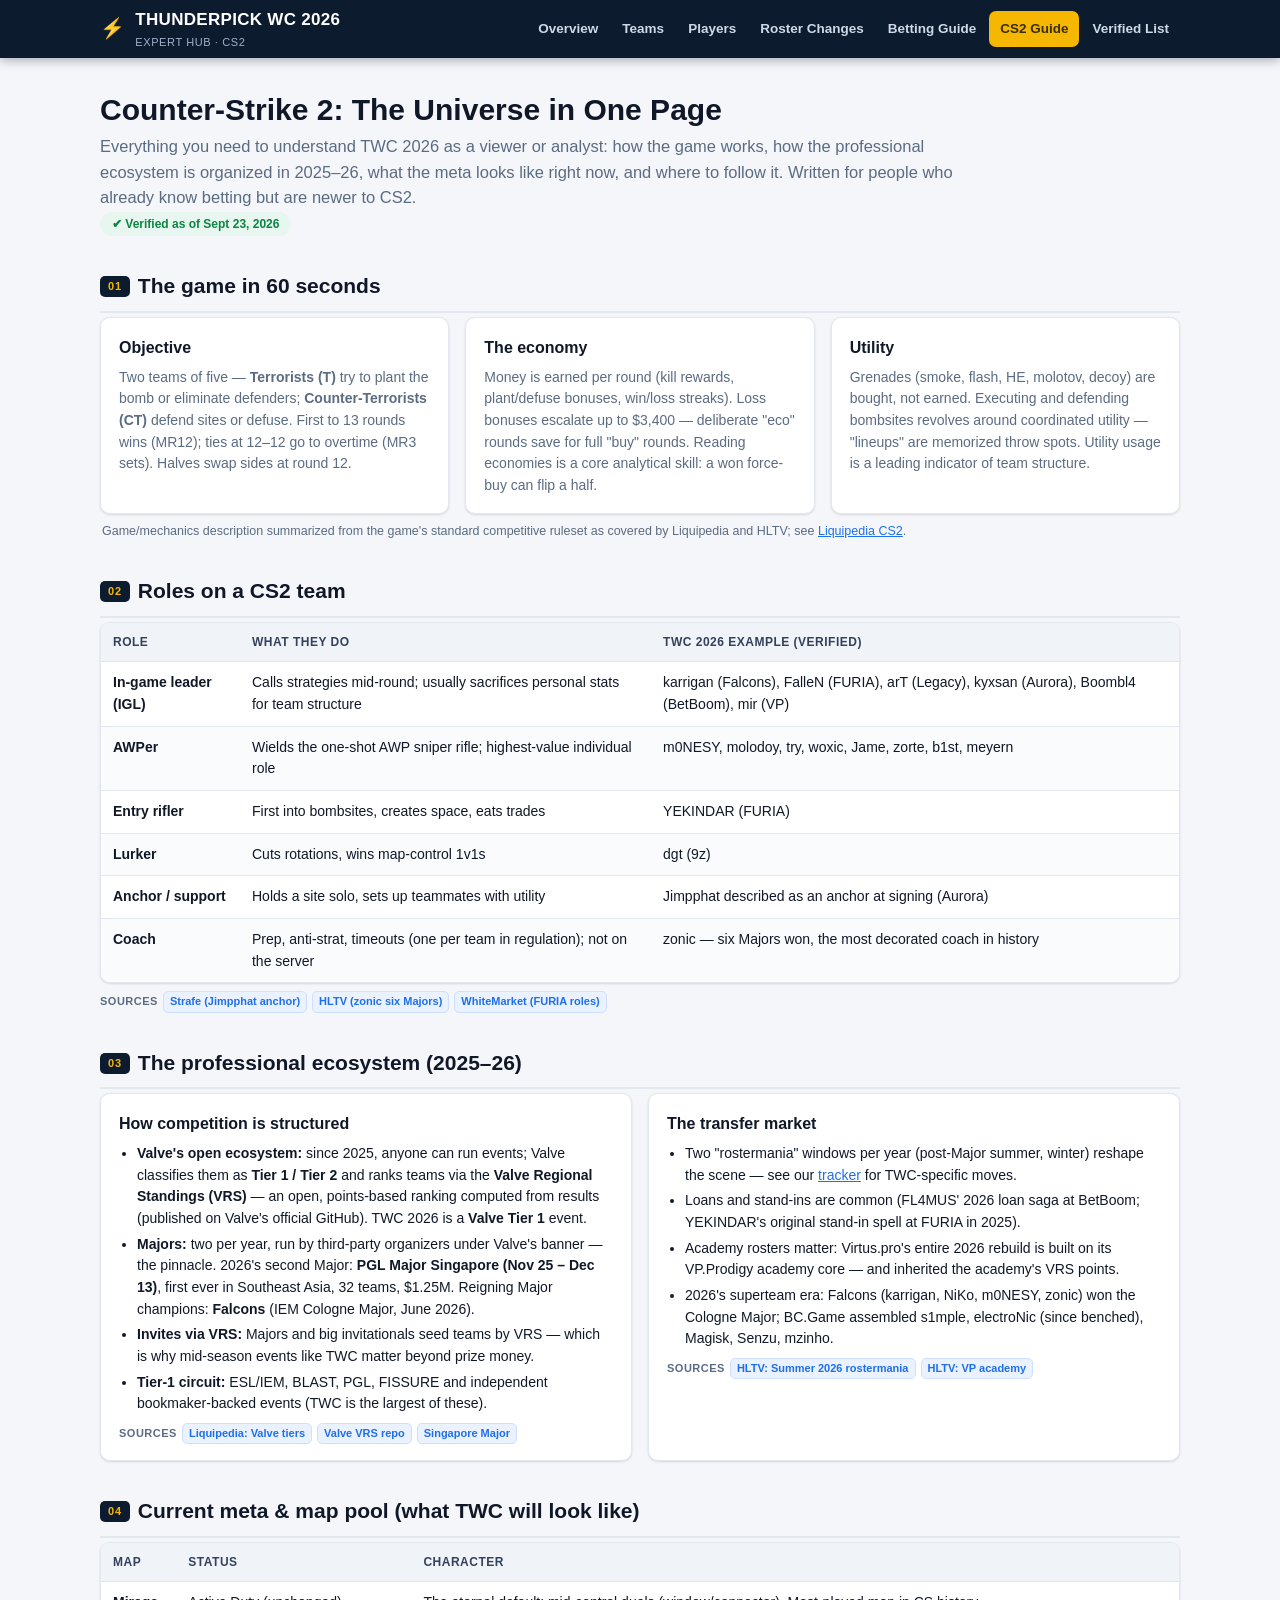
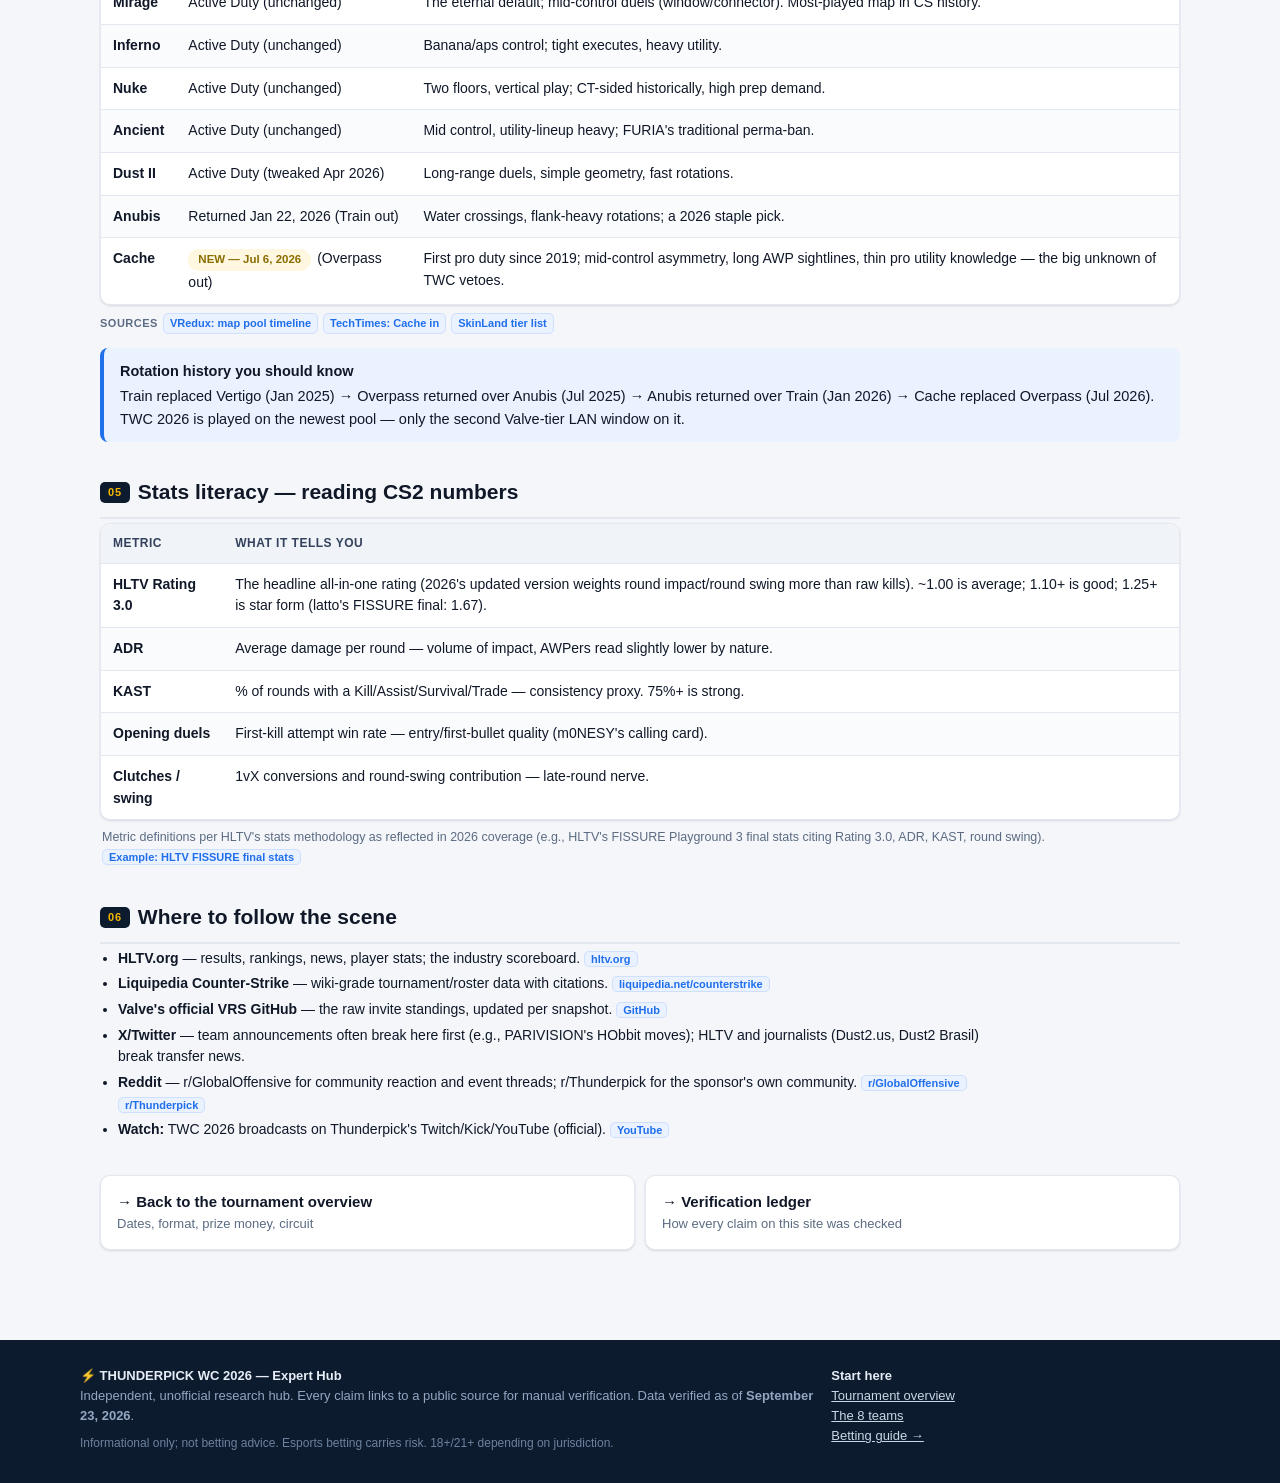
<file: docs/cs2-guide.html>
<!DOCTYPE html>
<html lang="en">
<head>
<meta charset="UTF-8">
<meta name="viewport" content="width=device-width, initial-scale=1.0">
<title>CS2 Guide — Understand Counter-Strike 2 · TWC 2026 Expert Hub</title>
<meta name="description" content="Understand the Counter-Strike 2 competitive universe: rules, economy, roles, the tournament ecosystem, VRS, Majors, the 2026 meta and map pool — verified and sourced.">
<link rel="stylesheet" href="assets/style.css">
</head>
<body>

<header class="site-header">
  <nav class="nav-inner" aria-label="Main">
    <a class="brand" href="index.html"><span class="bolt">⚡</span><span>THUNDERPICK WC 2026<small>EXPERT HUB · CS2</small></span></a>
    <div class="nav-links">
      <a href="index.html">Overview</a>
      <a href="teams.html">Teams</a>
      <a href="players.html">Players</a>
      <a href="roster-changes.html">Roster Changes</a>
      <a href="betting-guide.html">Betting Guide</a>
      <a href="cs2-guide.html" class="active">CS2 Guide</a>
      <a href="master-list.html">Verified List</a>
    </div>
  </nav>
</header>

<main>

<div class="page-head">
  <h1>Counter-Strike 2: The Universe in One Page</h1>
  <p class="lede">Everything you need to understand TWC 2026 as a viewer or analyst: how the game works, how the professional ecosystem is organized in 2025–26, what the meta looks like right now, and where to follow it. Written for people who already know betting but are newer to CS2.</p>
  <span class="updated">✔ Verified as of Sept 23, 2026</span>
</div>

<div class="section">
  <h2><span class="sec-tag">01</span>The game in 60 seconds</h2>
  <div class="grid cols-3">
    <div class="card">
      <h3>Objective</h3>
      <p>Two teams of five — <b> Terrorists (T)</b> try to plant the bomb or eliminate defenders; <b>Counter-Terrorists (CT)</b> defend sites or defuse. First to 13 rounds wins (MR12); ties at 12–12 go to overtime (MR3 sets). Halves swap sides at round 12.</p>
    </div>
    <div class="card">
      <h3>The economy</h3>
      <p>Money is earned per round (kill rewards, plant/defuse bonuses, win/loss streaks). Loss bonuses escalate up to $3,400 — deliberate "eco" rounds save for full "buy" rounds. Reading economies is a core analytical skill: a won force-buy can flip a half.</p>
    </div>
    <div class="card">
      <h3>Utility</h3>
      <p>Grenades (smoke, flash, HE, molotov, decoy) are bought, not earned. Executing and defending bombsites revolves around coordinated utility — "lineups" are memorized throw spots. Utility usage is a leading indicator of team structure.</p>
    </div>
  </div>
  <p class="table-note">Game/mechanics description summarized from the game's standard competitive ruleset as covered by Liquipedia and HLTV; see <a href="https://liquipedia.net/counterstrike/Counter-Strike_2" target="_blank" rel="noopener">Liquipedia CS2</a>.</p>
</div>

<div class="section">
  <h2><span class="sec-tag">02</span>Roles on a CS2 team</h2>
  <div class="table-wrap">
    <table>
      <thead><tr><th>Role</th><th>What they do</th><th>TWC 2026 example (verified)</th></tr></thead>
      <tbody>
        <tr><td><b>In-game leader (IGL)</b></td><td>Calls strategies mid-round; usually sacrifices personal stats for team structure</td><td>karrigan (Falcons), FalleN (FURIA), arT (Legacy), kyxsan (Aurora), Boombl4 (BetBoom), mir (VP)</td></tr>
        <tr><td><b>AWPer</b></td><td>Wields the one-shot AWP sniper rifle; highest-value individual role</td><td>m0NESY, molodoy, try, woxic, Jame, zorte, b1st, meyern</td></tr>
        <tr><td><b>Entry rifler</b></td><td>First into bombsites, creates space, eats trades</td><td>YEKINDAR (FURIA)</td></tr>
        <tr><td><b>Lurker</b></td><td>Cuts rotations, wins map-control 1v1s</td><td>dgt (9z)</td></tr>
        <tr><td><b>Anchor / support</b></td><td>Holds a site solo, sets up teammates with utility</td><td>Jimpphat described as an anchor at signing (Aurora)</td></tr>
        <tr><td><b>Coach</b></td><td>Prep, anti-strat, timeouts (one per team in regulation); not on the server</td><td>zonic — six Majors won, the most decorated coach in history</td></tr>
      </tbody>
    </table>
  </div>
  <div class="srcs"><span class="lbl">Sources</span><a class="src" href="https://www.strafe.com/news/read/aurora-locks-in-new-cs2-roster-with-kyxsan-and-jimpphat/" target="_blank" rel="noopener">Strafe (Jimpphat anchor)</a><a class="src" href="https://www.hltv.org/news/44987/zonic-i-can-feel-that-im-getting-a-bit-tired-its-been-some-long-years" target="_blank" rel="noopener">HLTV (zonic six Majors)</a><a class="src" href="https://news.white.market/cs2-teams/furia/" target="_blank" rel="noopener">WhiteMarket (FURIA roles)</a></div>
</div>

<div class="section">
  <h2><span class="sec-tag">03</span>The professional ecosystem (2025–26)</h2>
  <div class="grid cols-2">
    <div class="card">
      <h3>How competition is structured</h3>
      <ul class="mini-list">
        <li><b>Valve's open ecosystem:</b> since 2025, anyone can run events; Valve classifies them as <b>Tier 1 / Tier 2</b> and ranks teams via the <b>Valve Regional Standings (VRS)</b> — an open, points-based ranking computed from results (published on Valve's official GitHub). TWC 2026 is a <b>Valve Tier 1</b> event.</li>
        <li><b>Majors:</b> two per year, run by third-party organizers under Valve's banner — the pinnacle. 2026's second Major: <b>PGL Major Singapore (Nov 25 – Dec 13)</b>, first ever in Southeast Asia, 32 teams, $1.25M. Reigning Major champions: <b>Falcons</b> (IEM Cologne Major, June 2026).</li>
        <li><b>Invites via VRS:</b> Majors and big invitationals seed teams by VRS — which is why mid-season events like TWC matter beyond prize money.</li>
        <li><b>Tier-1 circuit:</b> ESL/IEM, BLAST, PGL, FISSURE and independent bookmaker-backed events (TWC is the largest of these).</li>
      </ul>
      <div class="srcs"><span class="lbl">Sources</span><a class="src" href="https://liquipedia.net/counterstrike/Valve_Tier_1_Events" target="_blank" rel="noopener">Liquipedia: Valve tiers</a><a class="src" href="https://github.com/ValveSoftware/counter-strike_regional_standings" target="_blank" rel="noopener">Valve VRS repo</a><a class="src" href="https://liquipedia.net/counterstrike/PGL/2026/Singapore" target="_blank" rel="noopener">Singapore Major</a></div>
    </div>
    <div class="card">
      <h3>The transfer market</h3>
      <ul class="mini-list">
        <li>Two "rostermania" windows per year (post-Major summer, winter) reshape the scene — see our <a href="roster-changes.html">tracker</a> for TWC-specific moves.</li>
        <li>Loans and stand-ins are common (FL4MUS' 2026 loan saga at BetBoom; YEKINDAR's original stand-in spell at FURIA in 2025).</li>
        <li>Academy rosters matter: Virtus.pro's entire 2026 rebuild is built on its VP.Prodigy academy core — and inherited the academy's VRS points.</li>
        <li>2026's superteam era: Falcons (karrigan, NiKo, m0NESY, zonic) won the Cologne Major; BC.Game assembled s1mple, electroNic (since benched), Magisk, Senzu, mzinho.</li>
      </ul>
      <div class="srcs"><span class="lbl">Sources</span><a class="src" href="https://www.hltv.org/news/44998/summer-2026-rostermania-as-it-happened" target="_blank" rel="noopener">HLTV: Summer 2026 rostermania</a><a class="src" href="https://www.hltv.org/news/44059/virtuspro-finalize-roster-with-academy-duo" target="_blank" rel="noopener">HLTV: VP academy</a></div>
    </div>
  </div>
</div>

<div class="section">
  <h2><span class="sec-tag">04</span>Current meta &amp; map pool (what TWC will look like)</h2>
  <div class="table-wrap">
    <table>
      <thead><tr><th>Map</th><th>Status</th><th>Character</th></tr></thead>
      <tbody>
        <tr><td><b>Mirage</b></td><td>Active Duty (unchanged)</td><td>The eternal default; mid-control duels (window/connector). Most-played map in CS history.</td></tr>
        <tr><td><b>Inferno</b></td><td>Active Duty (unchanged)</td><td>Banana/aps control; tight executes, heavy utility.</td></tr>
        <tr><td><b>Nuke</b></td><td>Active Duty (unchanged)</td><td>Two floors, vertical play; CT-sided historically, high prep demand.</td></tr>
        <tr><td><b>Ancient</b></td><td>Active Duty (unchanged)</td><td>Mid control, utility-lineup heavy; FURIA's traditional perma-ban.</td></tr>
        <tr><td><b>Dust II</b></td><td>Active Duty (tweaked Apr 2026)</td><td>Long-range duels, simple geometry, fast rotations.</td></tr>
        <tr><td><b>Anubis</b></td><td>Returned Jan 22, 2026 (Train out)</td><td>Water crossings, flank-heavy rotations; a 2026 staple pick.</td></tr>
        <tr><td><b>Cache</b></td><td><span class="badge warn">NEW — Jul 6, 2026</span> (Overpass out)</td><td>First pro duty since 2019; mid-control asymmetry, long AWP sightlines, thin pro utility knowledge — the big unknown of TWC vetoes.</td></tr>
      </tbody>
    </table>
  </div>
  <div class="srcs"><span class="lbl">Sources</span><a class="src" href="https://vredux.com/articles/map-pool-in-cs2" target="_blank" rel="noopener">VRedux: map pool timeline</a><a class="src" href="https://www.techtimes.com/articles/319773/20260706/cs2-season-5-goes-live-today-cache-replaces-overpass-active-duty-pool.htm" target="_blank" rel="noopener">TechTimes: Cache in</a><a class="src" href="https://skin.land/blog/cs2-map-tier-list/" target="_blank" rel="noopener">SkinLand tier list</a></div>
  <div class="callout">
    <b>Rotation history you should know</b> Train replaced Vertigo (Jan 2025) → Overpass returned over Anubis (Jul 2025) → Anubis returned over Train (Jan 2026) → Cache replaced Overpass (Jul 2026). TWC 2026 is played on the newest pool — only the second Valve-tier LAN window on it.
  </div>
</div>

<div class="section">
  <h2><span class="sec-tag">05</span>Stats literacy — reading CS2 numbers</h2>
  <div class="table-wrap">
    <table>
      <thead><tr><th>Metric</th><th>What it tells you</th></tr></thead>
      <tbody>
        <tr><td><b>HLTV Rating 3.0</b></td><td>The headline all-in-one rating (2026's updated version weights round impact/round swing more than raw kills). ~1.00 is average; 1.10+ is good; 1.25+ is star form (latto's FISSURE final: 1.67).</td></tr>
        <tr><td><b>ADR</b></td><td>Average damage per round — volume of impact, AWPers read slightly lower by nature.</td></tr>
        <tr><td><b>KAST</b></td><td>% of rounds with a Kill/Assist/Survival/Trade — consistency proxy. 75%+ is strong.</td></tr>
        <tr><td><b>Opening duels</b></td><td>First-kill attempt win rate — entry/first-bullet quality (m0NESY's calling card).</td></tr>
        <tr><td><b>Clutches / swing</b></td><td>1vX conversions and round-swing contribution — late-round nerve.</td></tr>
      </tbody>
    </table>
  </div>
  <p class="table-note">Metric definitions per HLTV's stats methodology as reflected in 2026 coverage (e.g., HLTV's FISSURE Playground 3 final stats citing Rating 3.0, ADR, KAST, round swing). <a class="src" href="https://www.hltv.org/news/45509/legacy-sweep-g2-to-lift-fissure-playground-3-trophy" target="_blank" rel="noopener">Example: HLTV FISSURE final stats</a></p>
</div>

<div class="section">
  <h2><span class="sec-tag">06</span>Where to follow the scene</h2>
  <ul class="mini-list" style="max-width:900px;">
    <li><b>HLTV.org</b> — results, rankings, news, player stats; the industry scoreboard. <a class="src" href="https://www.hltv.org/" target="_blank" rel="noopener">hltv.org</a></li>
    <li><b>Liquipedia Counter-Strike</b> — wiki-grade tournament/roster data with citations. <a class="src" href="https://liquipedia.net/counterstrike/" target="_blank" rel="noopener">liquipedia.net/counterstrike</a></li>
    <li><b>Valve's official VRS GitHub</b> — the raw invite standings, updated per snapshot. <a class="src" href="https://github.com/ValveSoftware/counter-strike_regional_standings" target="_blank" rel="noopener">GitHub</a></li>
    <li><b>X/Twitter</b> — team announcements often break here first (e.g., PARIVISION's HObbit moves); HLTV and journalists (Dust2.us, Dust2 Brasil) break transfer news.</li>
    <li><b>Reddit</b> — r/GlobalOffensive for community reaction and event threads; r/Thunderpick for the sponsor's own community. <a class="src" href="https://www.reddit.com/r/GlobalOffensive/" target="_blank" rel="noopener">r/GlobalOffensive</a> <a class="src" href="https://www.reddit.com/r/Thunderpick/" target="_blank" rel="noopener">r/Thunderpick</a></li>
    <li><b>Watch:</b> TWC 2026 broadcasts on Thunderpick's Twitch/Kick/YouTube (official). <a class="src" href="https://www.youtube.com/@thunderpickesports" target="_blank" rel="noopener">YouTube</a></li>
  </ul>
</div>

<div class="pager">
  <a href="index.html"><b>→ Back to the tournament overview</b><span>Dates, format, prize money, circuit</span></a>
  <a href="master-list.html"><b>→ Verification ledger</b><span>How every claim on this site was checked</span></a>
</div>

</main>

<footer class="site-footer">
  <div class="footer-inner">
    <div>
      <b style="color:#e6edf5;">⚡ THUNDERPICK WC 2026 — Expert Hub</b><br>
      Independent, unofficial research hub. Every claim links to a public source for manual verification. Data verified as of <b>September 23, 2026</b>.
      <div class="fine" style="margin-top:8px;">Informational only; not betting advice. Esports betting carries risk. 18+/21+ depending on jurisdiction.</div>
    </div>
    <div>
      <b style="color:#e6edf5;">Start here</b><br>
      <a href="index.html">Tournament overview</a><br>
      <a href="teams.html">The 8 teams</a><br>
      <a href="betting-guide.html">Betting guide →</a>
    </div>
  </div>
</footer>

</body>
</html>
</file>
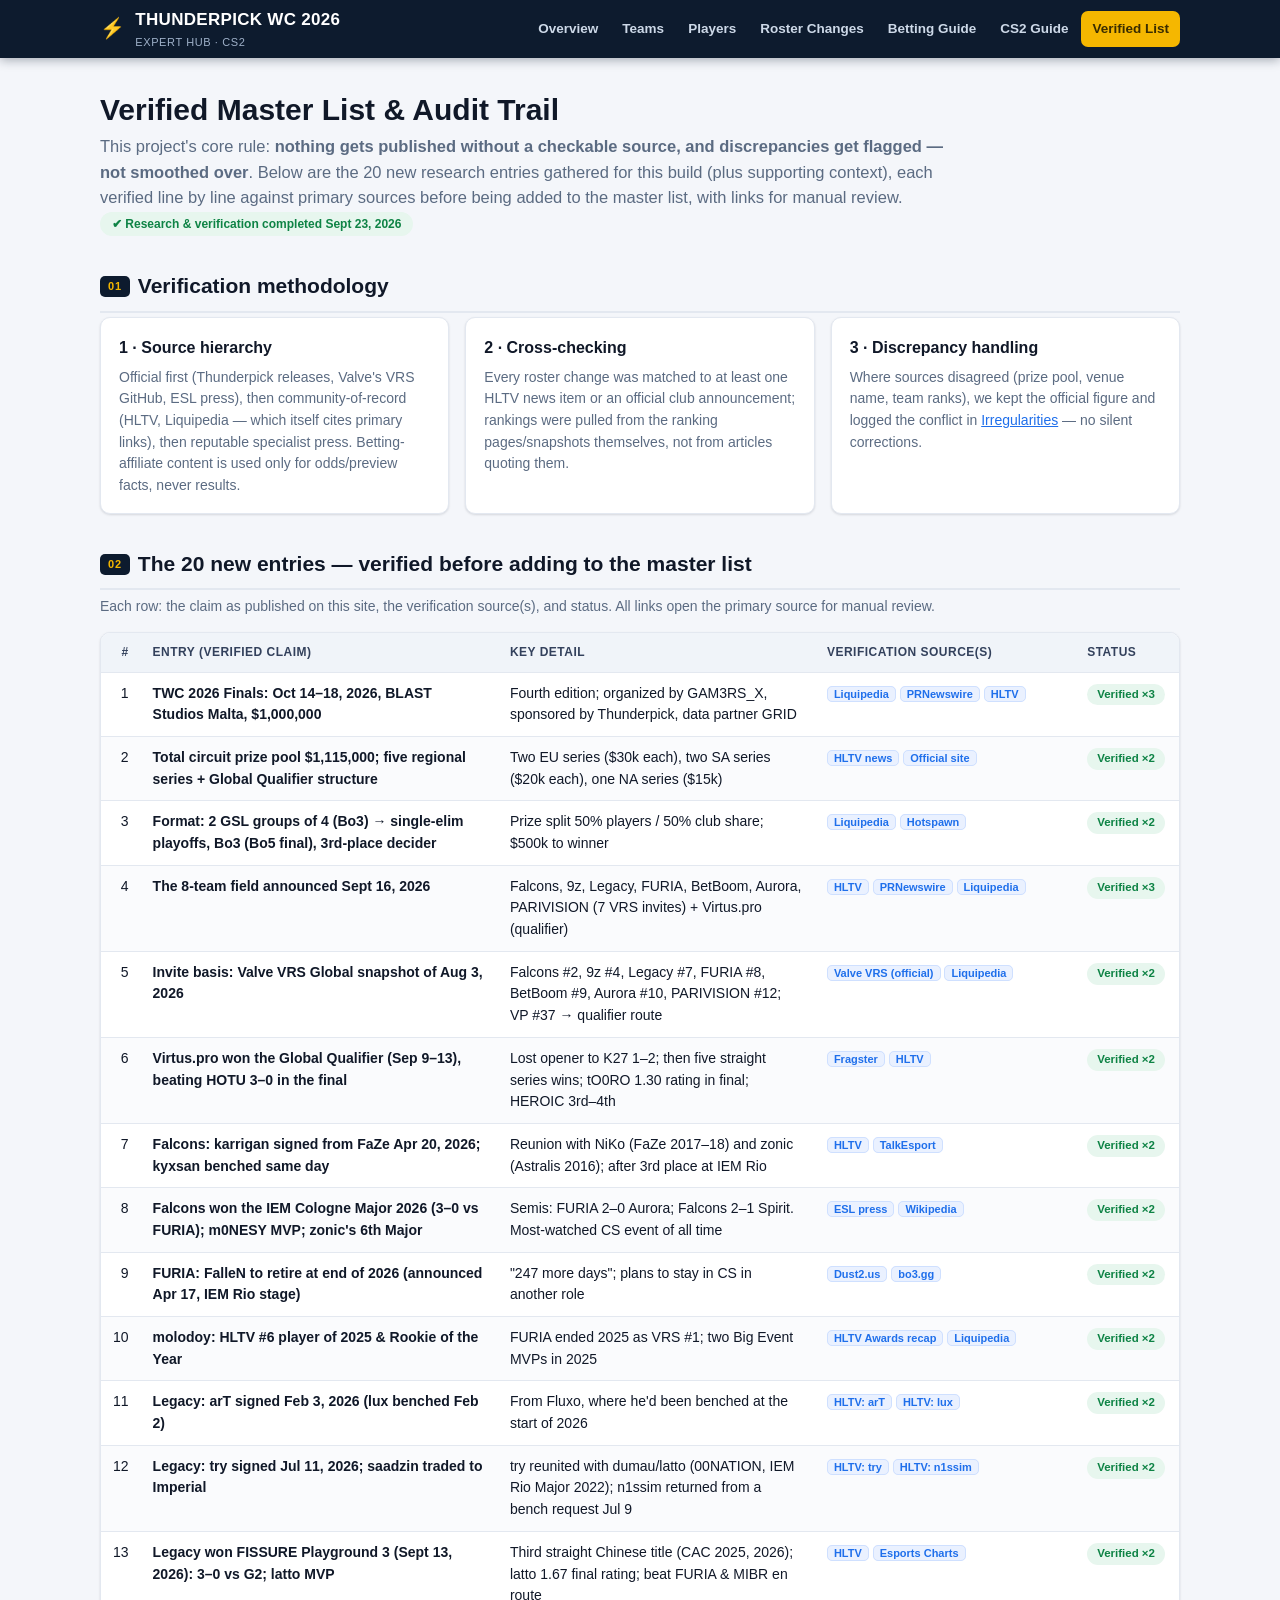
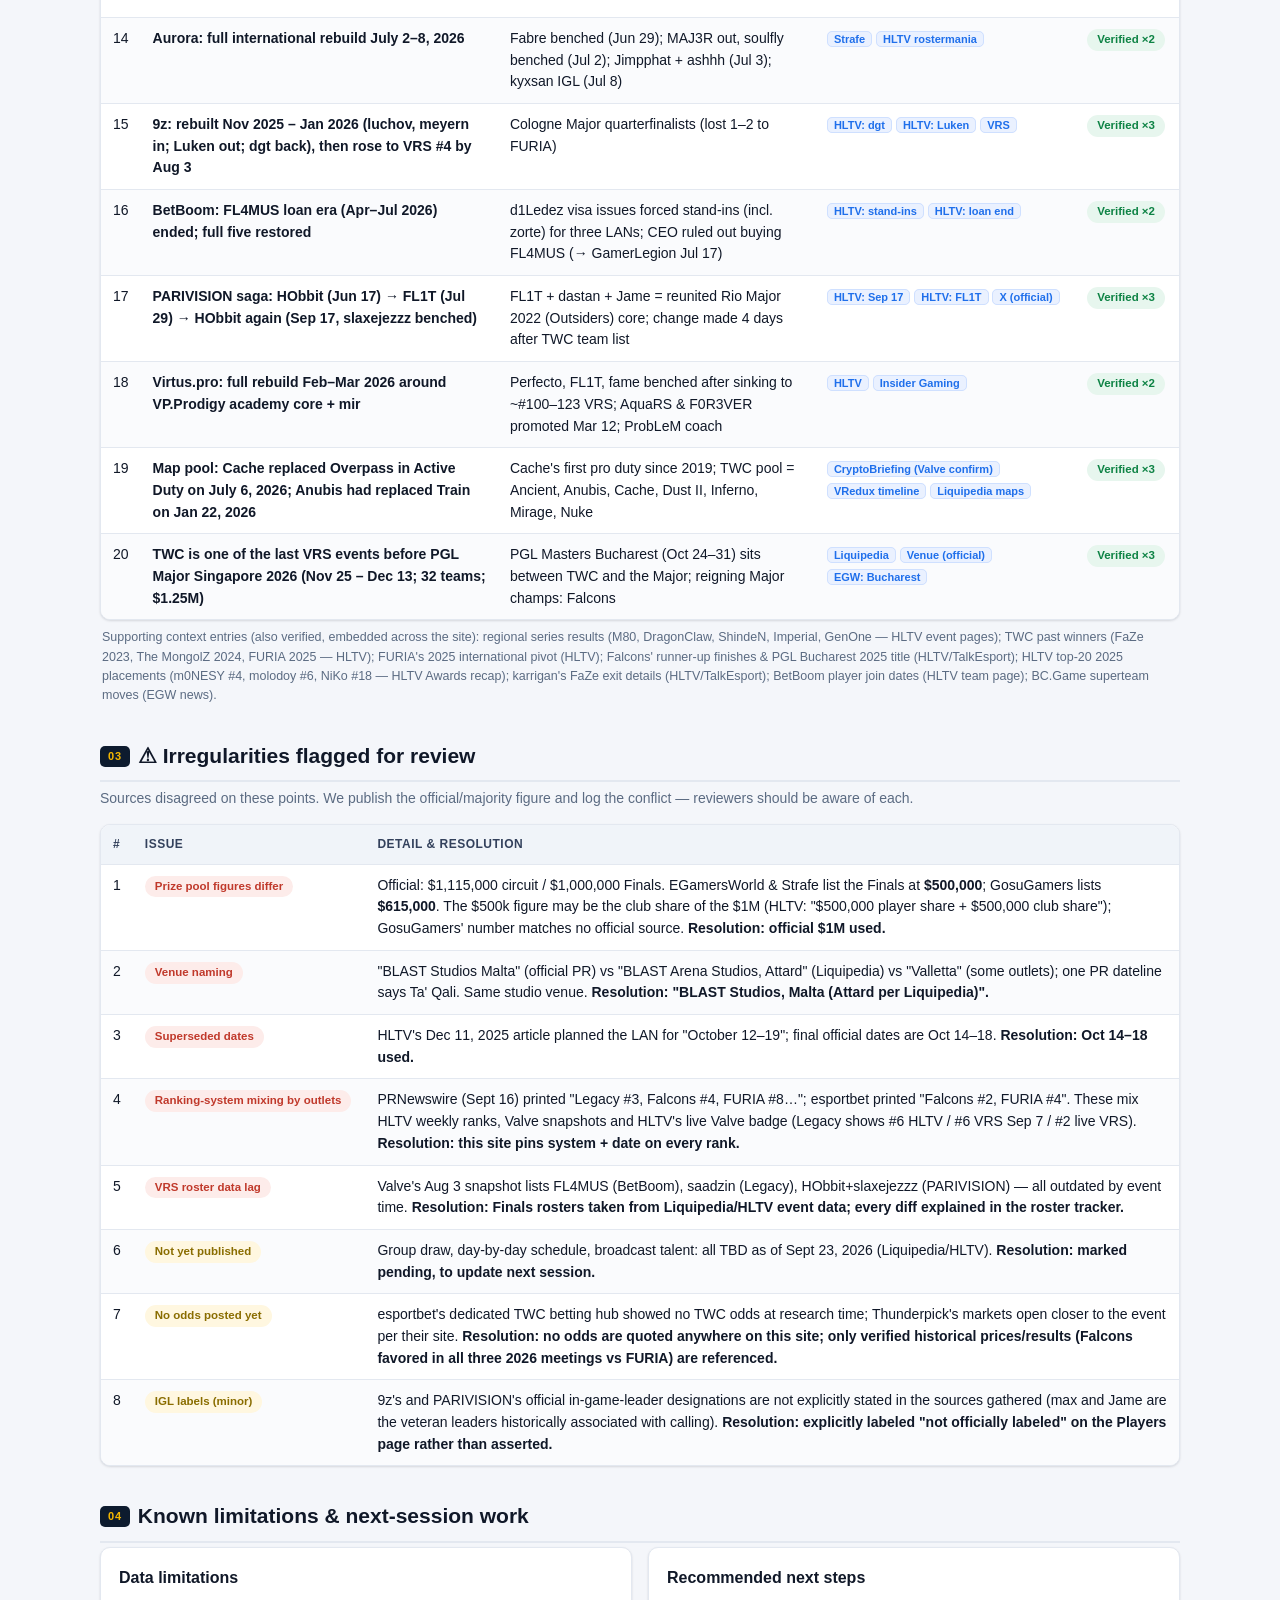
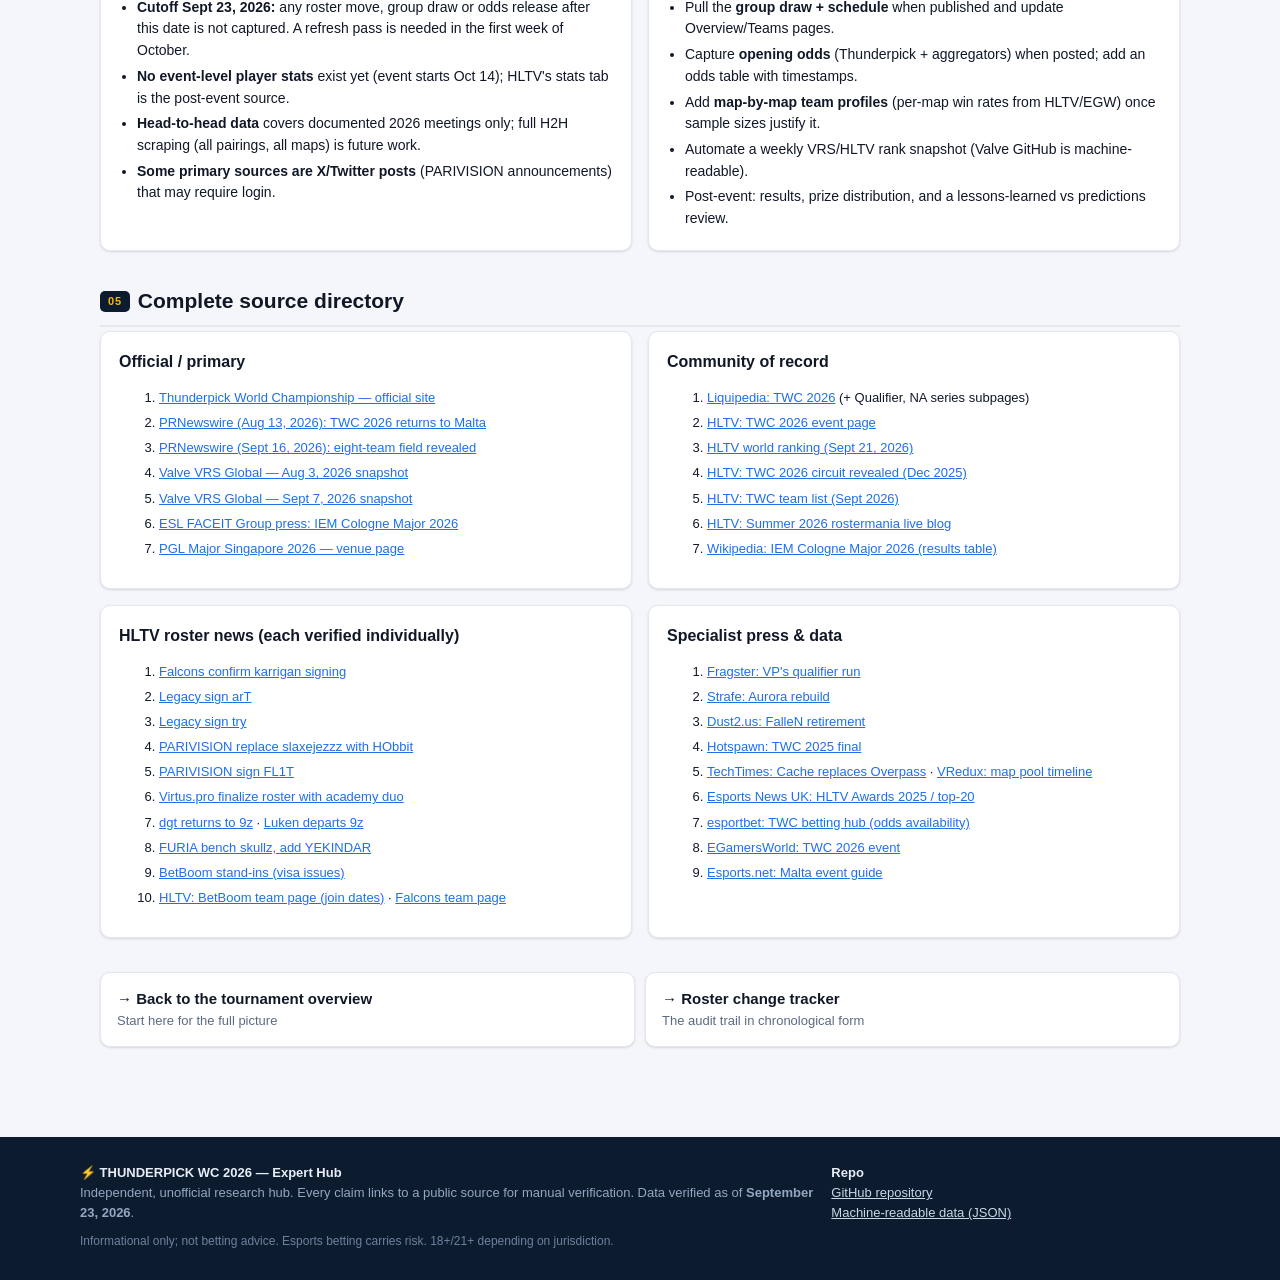
<file: docs/master-list.html>
<!DOCTYPE html>
<html lang="en">
<head>
<meta charset="UTF-8">
<meta name="viewport" content="width=device-width, initial-scale=1.0">
<title>Verified Master List &amp; Audit — TWC 2026 Expert Hub</title>
<meta name="description" content="The verification ledger for the TWC 2026 Expert Hub: 20+ new entries verified line by line against official sources, flagged irregularities, limitations, and the complete source directory.">
<link rel="stylesheet" href="assets/style.css">
</head>
<body>

<header class="site-header">
  <nav class="nav-inner" aria-label="Main">
    <a class="brand" href="index.html"><span class="bolt">⚡</span><span>THUNDERPICK WC 2026<small>EXPERT HUB · CS2</small></span></a>
    <div class="nav-links">
      <a href="index.html">Overview</a>
      <a href="teams.html">Teams</a>
      <a href="players.html">Players</a>
      <a href="roster-changes.html">Roster Changes</a>
      <a href="betting-guide.html">Betting Guide</a>
      <a href="cs2-guide.html">CS2 Guide</a>
      <a href="master-list.html" class="active">Verified List</a>
    </div>
  </nav>
</header>

<main>

<div class="page-head">
  <h1>Verified Master List &amp; Audit Trail</h1>
  <p class="lede">This project's core rule: <b>nothing gets published without a checkable source, and discrepancies get flagged — not smoothed over</b>. Below are the 20 new research entries gathered for this build (plus supporting context), each verified line by line against primary sources before being added to the master list, with links for manual review.</p>
  <span class="updated">✔ Research &amp; verification completed Sept 23, 2026</span>
</div>

<div class="section">
  <h2><span class="sec-tag">01</span>Verification methodology</h2>
  <div class="grid cols-3">
    <div class="card">
      <h3>1 · Source hierarchy</h3>
      <p>Official first (Thunderpick releases, Valve's VRS GitHub, ESL press), then community-of-record (HLTV, Liquipedia — which itself cites primary links), then reputable specialist press. Betting-affiliate content is used only for odds/preview facts, never results.</p>
    </div>
    <div class="card">
      <h3>2 · Cross-checking</h3>
      <p>Every roster change was matched to at least one HLTV news item or an official club announcement; rankings were pulled from the ranking pages/snapshots themselves, not from articles quoting them.</p>
    </div>
    <div class="card">
      <h3>3 · Discrepancy handling</h3>
      <p>Where sources disagreed (prize pool, venue name, team ranks), we kept the official figure and logged the conflict in <a href="#irregularities">Irregularities</a> — no silent corrections.</p>
    </div>
  </div>
</div>

<div class="section">
  <h2><span class="sec-tag">02</span>The 20 new entries — verified before adding to the master list</h2>
  <p class="sub">Each row: the claim as published on this site, the verification source(s), and status. All links open the primary source for manual review.</p>
  <div class="table-wrap">
    <table>
      <thead><tr><th class="num">#</th><th>Entry (verified claim)</th><th>Key detail</th><th>Verification source(s)</th><th>Status</th></tr></thead>
      <tbody>
        <tr><td class="num">1</td><td><b>TWC 2026 Finals: Oct 14–18, 2026, BLAST Studios Malta, $1,000,000</b></td><td>Fourth edition; organized by GAM3RS_X, sponsored by Thunderpick, data partner GRID</td><td><a class="src" href="https://liquipedia.net/counterstrike/Thunderpick/World_Championship/2026" target="_blank" rel="noopener">Liquipedia</a> <a class="src" href="https://www.prnewswire.com/news-releases/thunderpick-world-championship-2026-returns-to-malta-with-1-million-prize-pool-302850221.html" target="_blank" rel="noopener">PRNewswire</a> <a class="src" href="https://www.hltv.org/events/8932/thunderpick-world-championship-2026" target="_blank" rel="noopener">HLTV</a></td><td><span class="badge ok">Verified ×3</span></td></tr>
        <tr><td class="num">2</td><td><b>Total circuit prize pool $1,115,000; five regional series + Global Qualifier structure</b></td><td>Two EU series ($30k each), two SA series ($20k each), one NA series ($15k)</td><td><a class="src" href="https://www.hltv.org/news/43425/thunderpick-world-championship-2026-additional-information-revealed" target="_blank" rel="noopener">HLTV news</a> <a class="src" href="https://world-championship.thunderpick.io/" target="_blank" rel="noopener">Official site</a></td><td><span class="badge ok">Verified ×2</span></td></tr>
        <tr><td class="num">3</td><td><b>Format: 2 GSL groups of 4 (Bo3) → single-elim playoffs, Bo3 (Bo5 final), 3rd-place decider</b></td><td>Prize split 50% players / 50% club share; $500k to winner</td><td><a class="src" href="https://liquipedia.net/counterstrike/Thunderpick/World_Championship/2026" target="_blank" rel="noopener">Liquipedia</a> <a class="src" href="https://www.hotspawn.com/counter-strike/tournament/thunderpick-world-championship-2026-2" target="_blank" rel="noopener">Hotspawn</a></td><td><span class="badge ok">Verified ×2</span></td></tr>
        <tr><td class="num">4</td><td><b>The 8-team field announced Sept 16, 2026</b></td><td>Falcons, 9z, Legacy, FURIA, BetBoom, Aurora, PARIVISION (7 VRS invites) + Virtus.pro (qualifier)</td><td><a class="src" href="https://www.hltv.org/news/45525/falcons-and-furia-headline-thunderpick-world-championship-team-list" target="_blank" rel="noopener">HLTV</a> <a class="src" href="https://www.prnewswire.com/news-releases/thunderpick-world-championship-2026-reveals-eight-team-field-for-1-million-malta-finals-302880731.html" target="_blank" rel="noopener">PRNewswire</a> <a class="src" href="https://liquipedia.net/counterstrike/Thunderpick/World_Championship/2026" target="_blank" rel="noopener">Liquipedia</a></td><td><span class="badge ok">Verified ×3</span></td></tr>
        <tr><td class="num">5</td><td><b>Invite basis: Valve VRS Global snapshot of Aug 3, 2026</b></td><td>Falcons #2, 9z #4, Legacy #7, FURIA #8, BetBoom #9, Aurora #10, PARIVISION #12; VP #37 → qualifier route</td><td><a class="src" href="https://github.com/ValveSoftware/counter-strike_regional_standings/blob/main/invitation/2026/standings_global_2026_08_03.md" target="_blank" rel="noopener">Valve VRS (official)</a> <a class="src" href="https://liquipedia.net/counterstrike/Thunderpick/World_Championship/2026" target="_blank" rel="noopener">Liquipedia</a></td><td><span class="badge ok">Verified ×2</span></td></tr>
        <tr><td class="num">6</td><td><b>Virtus.pro won the Global Qualifier (Sep 9–13), beating HOTU 3–0 in the final</b></td><td>Lost opener to K27 1–2; then five straight series wins; tO0RO 1.30 rating in final; HEROIC 3rd–4th</td><td><a class="src" href="https://www.fragster.com/virtus-pro-thunderpick-world-championship-2026/" target="_blank" rel="noopener">Fragster</a> <a class="src" href="https://www.hltv.org/events/9308/thunderpick-world-championship-2026-closed-qualifier" target="_blank" rel="noopener">HLTV</a></td><td><span class="badge ok">Verified ×2</span></td></tr>
        <tr><td class="num">7</td><td><b>Falcons: karrigan signed from FaZe Apr 20, 2026; kyxsan benched same day</b></td><td>Reunion with NiKo (FaZe 2017–18) and zonic (Astralis 2016); after 3rd place at IEM Rio</td><td><a class="src" href="https://www.hltv.org/news/44428/falcons-confirm-karrigan-signing" target="_blank" rel="noopener">HLTV</a> <a class="src" href="https://www.talkesport.com/news/cs2/karrigan-joins-falcons/" target="_blank" rel="noopener">TalkEsport</a></td><td><span class="badge ok">Verified ×2</span></td></tr>
        <tr><td class="num">8</td><td><b>Falcons won the IEM Cologne Major 2026 (3–0 vs FURIA); m0NESY MVP; zonic's 6th Major</b></td><td>Semis: FURIA 2–0 Aurora; Falcons 2–1 Spirit. Most-watched CS event of all time</td><td><a class="src" href="https://eslfaceitgroup.com/press/intel-extreme-masters-cologne-2026-major-breaks-records-as-the-most-watched-counter-strike-tournament-of-all-time/" target="_blank" rel="noopener">ESL press</a> <a class="src" href="https://en.wikipedia.org/wiki/IEM_Cologne_Major_2026" target="_blank" rel="noopener">Wikipedia</a></td><td><span class="badge ok">Verified ×2</span></td></tr>
        <tr><td class="num">9</td><td><b>FURIA: FalleN to retire at end of 2026 (announced Apr 17, IEM Rio stage)</b></td><td>"247 more days"; plans to stay in CS in another role</td><td><a class="src" href="https://www.dust2.us/news/72948/breaking-fallen-announces-retirement-on-stage-at-iem-rio" target="_blank" rel="noopener">Dust2.us</a> <a class="src" href="https://bo3.gg/news/fallen-announces-retirement-at-the-end-of-2026" target="_blank" rel="noopener">bo3.gg</a></td><td><span class="badge ok">Verified ×2</span></td></tr>
        <tr><td class="num">10</td><td><b>molodoy: HLTV #6 player of 2025 &amp; Rookie of the Year</b></td><td>FURIA ended 2025 as VRS #1; two Big Event MVPs in 2025</td><td><a class="src" href="https://esports-news.co.uk/2026/01/12/hltv-awards-all-winners-cs2-2025/" target="_blank" rel="noopener">HLTV Awards recap</a> <a class="src" href="https://liquipedia.net/counterstrike/Molodoy" target="_blank" rel="noopener">Liquipedia</a></td><td><span class="badge ok">Verified ×2</span></td></tr>
        <tr><td class="num">11</td><td><b>Legacy: arT signed Feb 3, 2026 (lux benched Feb 2)</b></td><td>From Fluxo, where he'd been benched at the start of 2026</td><td><a class="src" href="https://www.hltv.org/news/43812/official-legacy-sign-art" target="_blank" rel="noopener">HLTV: arT</a> <a class="src" href="https://www.hltv.org/news/43796/official-legacy-bench-lux-reported-to-sign-art" target="_blank" rel="noopener">HLTV: lux</a></td><td><span class="badge ok">Verified ×2</span></td></tr>
        <tr><td class="num">12</td><td><b>Legacy: try signed Jul 11, 2026; saadzin traded to Imperial</b></td><td>try reunited with dumau/latto (00NATION, IEM Rio Major 2022); n1ssim returned from a bench request Jul 9</td><td><a class="src" href="https://www.hltv.org/news/45114/official-legacy-sign-try" target="_blank" rel="noopener">HLTV: try</a> <a class="src" href="https://www.hltv.org/news/45100/official-n1ssim-returns-to-legacys-active-lineup" target="_blank" rel="noopener">HLTV: n1ssim</a></td><td><span class="badge ok">Verified ×2</span></td></tr>
        <tr><td class="num">13</td><td><b>Legacy won FISSURE Playground 3 (Sept 13, 2026): 3–0 vs G2; latto MVP</b></td><td>Third straight Chinese title (CAC 2025, 2026); latto 1.67 final rating; beat FURIA &amp; MIBR en route</td><td><a class="src" href="https://www.hltv.org/news/45509/legacy-sweep-g2-to-lift-fissure-playground-3-trophy" target="_blank" rel="noopener">HLTV</a> <a class="src" href="https://escharts.com/tournaments/csgo/fissure-playground-3" target="_blank" rel="noopener">Esports Charts</a></td><td><span class="badge ok">Verified ×2</span></td></tr>
        <tr><td class="num">14</td><td><b>Aurora: full international rebuild July 2–8, 2026</b></td><td>Fabre benched (Jun 29); MAJ3R out, soulfly benched (Jul 2); Jimpphat + ashhh (Jul 3); kyxsan IGL (Jul 8)</td><td><a class="src" href="https://www.strafe.com/news/read/aurora-locks-in-new-cs2-roster-with-kyxsan-and-jimpphat/" target="_blank" rel="noopener">Strafe</a> <a class="src" href="https://www.hltv.org/news/44998/summer-2026-rostermania-as-it-happened" target="_blank" rel="noopener">HLTV rostermania</a></td><td><span class="badge ok">Verified ×2</span></td></tr>
        <tr><td class="num">15</td><td><b>9z: rebuilt Nov 2025 – Jan 2026 (luchov, meyern in; Luken out; dgt back), then rose to VRS #4 by Aug 3</b></td><td>Cologne Major quarterfinalists (lost 1–2 to FURIA)</td><td><a class="src" href="https://www.hltv.org/news/43643/dgt-returns-to-9z" target="_blank" rel="noopener">HLTV: dgt</a> <a class="src" href="https://www.hltv.org/news/43581/luken-departs-9z" target="_blank" rel="noopener">HLTV: Luken</a> <a class="src" href="https://github.com/ValveSoftware/counter-strike_regional_standings/blob/main/invitation/2026/standings_global_2026_08_03.md" target="_blank" rel="noopener">VRS</a></td><td><span class="badge ok">Verified ×3</span></td></tr>
        <tr><td class="num">16</td><td><b>BetBoom: FL4MUS loan era (Apr–Jul 2026) ended; full five restored</b></td><td>d1Ledez visa issues forced stand-ins (incl. zorte) for three LANs; CEO ruled out buying FL4MUS (→ GamerLegion Jul 17)</td><td><a class="src" href="https://www.hltv.org/news/44170/betboom-to-field-fl4mus-and-zorte-as-stand-ins-at-upcoming-lans-due-to-visa-issues" target="_blank" rel="noopener">HLTV: stand-ins</a> <a class="src" href="https://www.hltv.org/news/45019/short-news-week-26" target="_blank" rel="noopener">HLTV: loan end</a></td><td><span class="badge ok">Verified ×2</span></td></tr>
        <tr><td class="num">17</td><td><b>PARIVISION saga: HObbit (Jun 17) → FL1T (Jul 29) → HObbit again (Sep 17, slaxejezzz benched)</b></td><td>FL1T + dastan + Jame = reunited Rio Major 2022 (Outsiders) core; change made 4 days after TWC team list</td><td><a class="src" href="https://www.hltv.org/news/45534/parivision-replace-slaxejezzz-with-hobbit" target="_blank" rel="noopener">HLTV: Sep 17</a> <a class="src" href="https://www.hltv.org/news/45200/parivision-sign-fl1t-to-replace-hobbit" target="_blank" rel="noopener">HLTV: FL1T</a> <a class="src" href="https://x.com/parivisiongg/status/2100555617832149185" target="_blank" rel="noopener">X (official)</a></td><td><span class="badge ok">Verified ×3</span></td></tr>
        <tr><td class="num">18</td><td><b>Virtus.pro: full rebuild Feb–Mar 2026 around VP.Prodigy academy core + mir</b></td><td>Perfecto, FL1T, fame benched after sinking to ~#100–123 VRS; AquaRS &amp; F0R3VER promoted Mar 12; ProbLeM coach</td><td><a class="src" href="https://www.hltv.org/news/44059/virtuspro-finalize-roster-with-academy-duo" target="_blank" rel="noopener">HLTV</a> <a class="src" href="https://insider-gaming.com/virtus-pro-2026-roster/" target="_blank" rel="noopener">Insider Gaming</a></td><td><span class="badge ok">Verified ×2</span></td></tr>
        <tr><td class="num">19</td><td><b>Map pool: Cache replaced Overpass in Active Duty on July 6, 2026; Anubis had replaced Train on Jan 22, 2026</b></td><td>Cache's first pro duty since 2019; TWC pool = Ancient, Anubis, Cache, Dust II, Inferno, Mirage, Nuke</td><td><a class="src" href="https://cryptobriefing.com/valve-replaces-overpass-cache-active-duty-cs2/" target="_blank" rel="noopener">CryptoBriefing (Valve confirm)</a> <a class="src" href="https://vredux.com/articles/map-pool-in-cs2" target="_blank" rel="noopener">VRedux timeline</a> <a class="src" href="https://liquipedia.net/counterstrike/Thunderpick/World_Championship/2026" target="_blank" rel="noopener">Liquipedia maps</a></td><td><span class="badge ok">Verified ×3</span></td></tr>
        <tr><td class="num">20</td><td><b>TWC is one of the last VRS events before PGL Major Singapore 2026 (Nov 25 – Dec 13; 32 teams; $1.25M)</b></td><td>PGL Masters Bucharest (Oct 24–31) sits between TWC and the Major; reigning Major champs: Falcons</td><td><a class="src" href="https://liquipedia.net/counterstrike/PGL/2026/Singapore" target="_blank" rel="noopener">Liquipedia</a> <a class="src" href="https://www.thekallang.com.sg/events/pgl-major-singapore-2026" target="_blank" rel="noopener">Venue (official)</a> <a class="src" href="https://egamersworld.com/counterstrike/event/pgl-masters-bucharest-2026-thkIFvyQ2" target="_blank" rel="noopener">EGW: Bucharest</a></td><td><span class="badge ok">Verified ×3</span></td></tr>
      </tbody>
    </table>
  </div>
  <p class="table-note">Supporting context entries (also verified, embedded across the site): regional series results (M80, DragonClaw, ShindeN, Imperial, GenOne — HLTV event pages); TWC past winners (FaZe 2023, The MongolZ 2024, FURIA 2025 — HLTV); FURIA's 2025 international pivot (HLTV); Falcons' runner-up finishes &amp; PGL Bucharest 2025 title (HLTV/TalkEsport); HLTV top-20 2025 placements (m0NESY #4, molodoy #6, NiKo #18 — HLTV Awards recap); karrigan's FaZe exit details (HLTV/TalkEsport); BetBoom player join dates (HLTV team page); BC.Game superteam moves (EGW news).</p>
</div>

<div class="section" id="irregularities">
  <h2><span class="sec-tag">03</span>⚠ Irregularities flagged for review</h2>
  <p class="sub">Sources disagreed on these points. We publish the official/majority figure and log the conflict — reviewers should be aware of each.</p>
  <div class="table-wrap">
    <table>
      <thead><tr><th>#</th><th>Issue</th><th>Detail &amp; resolution</th></tr></thead>
      <tbody>
        <tr><td class="num">1</td><td><span class="badge flag">Prize pool figures differ</span></td><td>Official: $1,115,000 circuit / $1,000,000 Finals. EGamersWorld &amp; Strafe list the Finals at <b>$500,000</b>; GosuGamers lists <b>$615,000</b>. The $500k figure may be the club share of the $1M (HLTV: "$500,000 player share + $500,000 club share"); GosuGamers' number matches no official source. <b>Resolution: official $1M used.</b></td></tr>
        <tr><td class="num">2</td><td><span class="badge flag">Venue naming</span></td><td>"BLAST Studios Malta" (official PR) vs "BLAST Arena Studios, Attard" (Liquipedia) vs "Valletta" (some outlets); one PR dateline says Ta' Qali. Same studio venue. <b>Resolution: "BLAST Studios, Malta (Attard per Liquipedia)".</b></td></tr>
        <tr><td class="num">3</td><td><span class="badge flag">Superseded dates</span></td><td>HLTV's Dec 11, 2025 article planned the LAN for "October 12–19"; final official dates are Oct 14–18. <b>Resolution: Oct 14–18 used.</b></td></tr>
        <tr><td class="num">4</td><td><span class="badge flag">Ranking-system mixing by outlets</span></td><td>PRNewswire (Sept 16) printed "Legacy #3, Falcons #4, FURIA #8…"; esportbet printed "Falcons #2, FURIA #4". These mix HLTV weekly ranks, Valve snapshots and HLTV's live Valve badge (Legacy shows #6 HLTV / #6 VRS Sep 7 / #2 live VRS). <b>Resolution: this site pins system + date on every rank.</b></td></tr>
        <tr><td class="num">5</td><td><span class="badge flag">VRS roster data lag</span></td><td>Valve's Aug 3 snapshot lists FL4MUS (BetBoom), saadzin (Legacy), HObbit+slaxejezzz (PARIVISION) — all outdated by event time. <b>Resolution: Finals rosters taken from Liquipedia/HLTV event data; every diff explained in the roster tracker.</b></td></tr>
        <tr><td class="num">6</td><td><span class="badge warn">Not yet published</span></td><td>Group draw, day-by-day schedule, broadcast talent: all TBD as of Sept 23, 2026 (Liquipedia/HLTV). <b>Resolution: marked pending, to update next session.</b></td></tr>
        <tr><td class="num">7</td><td><span class="badge warn">No odds posted yet</span></td><td>esportbet's dedicated TWC betting hub showed no TWC odds at research time; Thunderpick's markets open closer to the event per their site. <b>Resolution: no odds are quoted anywhere on this site; only verified historical prices/results (Falcons favored in all three 2026 meetings vs FURIA) are referenced.</b></td></tr>
        <tr><td class="num">8</td><td><span class="badge warn">IGL labels (minor)</span></td><td>9z's and PARIVISION's official in-game-leader designations are not explicitly stated in the sources gathered (max and Jame are the veteran leaders historically associated with calling). <b>Resolution: explicitly labeled "not officially labeled" on the Players page rather than asserted.</b></td></tr>
      </tbody>
    </table>
  </div>
</div>

<div class="section">
  <h2><span class="sec-tag">04</span>Known limitations &amp; next-session work</h2>
  <div class="grid cols-2">
    <div class="card">
      <h3>Data limitations</h3>
      <ul class="mini-list">
        <li><b>Cutoff Sept 23, 2026:</b> any roster move, group draw or odds release after this date is not captured. A refresh pass is needed in the first week of October.</li>
        <li><b>No event-level player stats</b> exist yet (event starts Oct 14); HLTV's stats tab is the post-event source.</li>
        <li><b>Head-to-head data</b> covers documented 2026 meetings only; full H2H scraping (all pairings, all maps) is future work.</li>
        <li><b>Some primary sources are X/Twitter posts</b> (PARIVISION announcements) that may require login.</li>
      </ul>
    </div>
    <div class="card">
      <h3>Recommended next steps</h3>
      <ul class="mini-list">
        <li>Pull the <b>group draw + schedule</b> when published and update Overview/Teams pages.</li>
        <li>Capture <b>opening odds</b> (Thunderpick + aggregators) when posted; add an odds table with timestamps.</li>
        <li>Add <b>map-by-map team profiles</b> (per-map win rates from HLTV/EGW) once sample sizes justify it.</li>
        <li>Automate a weekly VRS/HLTV rank snapshot (Valve GitHub is machine-readable).</li>
        <li>Post-event: results, prize distribution, and a lessons-learned vs predictions review.</li>
      </ul>
    </div>
  </div>
</div>

<div class="section">
  <h2><span class="sec-tag">05</span>Complete source directory</h2>
  <div class="grid cols-2">
    <div class="card">
      <h3>Official / primary</h3>
      <ol class="src-list">
        <li><a href="https://world-championship.thunderpick.io/" target="_blank" rel="noopener">Thunderpick World Championship — official site</a></li>
        <li><a href="https://www.prnewswire.com/news-releases/thunderpick-world-championship-2026-returns-to-malta-with-1-million-prize-pool-302850221.html" target="_blank" rel="noopener">PRNewswire (Aug 13, 2026): TWC 2026 returns to Malta</a></li>
        <li><a href="https://www.prnewswire.com/news-releases/thunderpick-world-championship-2026-reveals-eight-team-field-for-1-million-malta-finals-302880731.html" target="_blank" rel="noopener">PRNewswire (Sept 16, 2026): eight-team field revealed</a></li>
        <li><a href="https://github.com/ValveSoftware/counter-strike_regional_standings/blob/main/invitation/2026/standings_global_2026_08_03.md" target="_blank" rel="noopener">Valve VRS Global — Aug 3, 2026 snapshot</a></li>
        <li><a href="https://github.com/ValveSoftware/counter-strike_regional_standings/blob/main/invitation/2026/standings_global_2026_09_07.md" target="_blank" rel="noopener">Valve VRS Global — Sept 7, 2026 snapshot</a></li>
        <li><a href="https://eslfaceitgroup.com/press/intel-extreme-masters-cologne-2026-major-breaks-records-as-the-most-watched-counter-strike-tournament-of-all-time/" target="_blank" rel="noopener">ESL FACEIT Group press: IEM Cologne Major 2026</a></li>
        <li><a href="https://www.thekallang.com.sg/events/pgl-major-singapore-2026" target="_blank" rel="noopener">PGL Major Singapore 2026 — venue page</a></li>
      </ol>
    </div>
    <div class="card">
      <h3>Community of record</h3>
      <ol class="src-list">
        <li><a href="https://liquipedia.net/counterstrike/Thunderpick/World_Championship/2026" target="_blank" rel="noopener">Liquipedia: TWC 2026</a> (+ Qualifier, NA series subpages)</li>
        <li><a href="https://www.hltv.org/events/8932/thunderpick-world-championship-2026" target="_blank" rel="noopener">HLTV: TWC 2026 event page</a></li>
        <li><a href="https://www.hltv.org/ranking/teams/2026/september/21" target="_blank" rel="noopener">HLTV world ranking (Sept 21, 2026)</a></li>
        <li><a href="https://www.hltv.org/news/43425/thunderpick-world-championship-2026-additional-information-revealed" target="_blank" rel="noopener">HLTV: TWC 2026 circuit revealed (Dec 2025)</a></li>
        <li><a href="https://www.hltv.org/news/45525/falcons-and-furia-headline-thunderpick-world-championship-team-list" target="_blank" rel="noopener">HLTV: TWC team list (Sept 2026)</a></li>
        <li><a href="https://www.hltv.org/news/44998/summer-2026-rostermania-as-it-happened" target="_blank" rel="noopener">HLTV: Summer 2026 rostermania live blog</a></li>
        <li><a href="https://en.wikipedia.org/wiki/IEM_Cologne_Major_2026" target="_blank" rel="noopener">Wikipedia: IEM Cologne Major 2026 (results table)</a></li>
      </ol>
    </div>
    <div class="card">
      <h3>HLTV roster news (each verified individually)</h3>
      <ol class="src-list">
        <li><a href="https://www.hltv.org/news/44428/falcons-confirm-karrigan-signing" target="_blank" rel="noopener">Falcons confirm karrigan signing</a></li>
        <li><a href="https://www.hltv.org/news/43812/official-legacy-sign-art" target="_blank" rel="noopener">Legacy sign arT</a></li>
        <li><a href="https://www.hltv.org/news/45114/official-legacy-sign-try" target="_blank" rel="noopener">Legacy sign try</a></li>
        <li><a href="https://www.hltv.org/news/45534/parivision-replace-slaxejezzz-with-hobbit" target="_blank" rel="noopener">PARIVISION replace slaxejezzz with HObbit</a></li>
        <li><a href="https://www.hltv.org/news/45200/parivision-sign-fl1t-to-replace-hobbit" target="_blank" rel="noopener">PARIVISION sign FL1T</a></li>
        <li><a href="https://www.hltv.org/news/44059/virtuspro-finalize-roster-with-academy-duo" target="_blank" rel="noopener">Virtus.pro finalize roster with academy duo</a></li>
        <li><a href="https://www.hltv.org/news/43643/dgt-returns-to-9z" target="_blank" rel="noopener">dgt returns to 9z</a> · <a href="https://www.hltv.org/news/43581/luken-departs-9z" target="_blank" rel="noopener">Luken departs 9z</a></li>
        <li><a href="https://www.hltv.org/news/41512/furia-bench-skullz-add-yekindar-as-stand-in" target="_blank" rel="noopener">FURIA bench skullz, add YEKINDAR</a></li>
        <li><a href="https://www.hltv.org/news/44170/betboom-to-field-fl4mus-and-zorte-as-stand-ins-at-upcoming-lans-due-to-visa-issues" target="_blank" rel="noopener">BetBoom stand-ins (visa issues)</a></li>
        <li><a href="https://www.hltv.org/team/12394/betboom" target="_blank" rel="noopener">HLTV: BetBoom team page (join dates)</a> · <a href="https://www.hltv.org/team/11283/falcons" target="_blank" rel="noopener">Falcons team page</a></li>
      </ol>
    </div>
    <div class="card">
      <h3>Specialist press &amp; data</h3>
      <ol class="src-list">
        <li><a href="https://www.fragster.com/virtus-pro-thunderpick-world-championship-2026/" target="_blank" rel="noopener">Fragster: VP's qualifier run</a></li>
        <li><a href="https://www.strafe.com/news/read/aurora-locks-in-new-cs2-roster-with-kyxsan-and-jimpphat/" target="_blank" rel="noopener">Strafe: Aurora rebuild</a></li>
        <li><a href="https://www.dust2.us/news/72948/breaking-fallen-announces-retirement-on-stage-at-iem-rio" target="_blank" rel="noopener">Dust2.us: FalleN retirement</a></li>
        <li><a href="https://www.hotspawn.com/counter-strike/news/furia-reverse-sweep-navi-to-win-thunderpick-world-championship-2025" target="_blank" rel="noopener">Hotspawn: TWC 2025 final</a></li>
        <li><a href="https://www.techtimes.com/articles/319773/20260706/cs2-season-5-goes-live-today-cache-replaces-overpass-active-duty-pool.htm" target="_blank" rel="noopener">TechTimes: Cache replaces Overpass</a> · <a href="https://vredux.com/articles/map-pool-in-cs2" target="_blank" rel="noopener">VRedux: map pool timeline</a></li>
        <li><a href="https://esports-news.co.uk/2026/01/12/hltv-awards-all-winners-cs2-2025/" target="_blank" rel="noopener">Esports News UK: HLTV Awards 2025 / top-20</a></li>
        <li><a href="https://esportbet.com/counter-strike/thunderpick/" target="_blank" rel="noopener">esportbet: TWC betting hub (odds availability)</a></li>
        <li><a href="https://egamersworld.com/counterstrike/event/thunderpick-world-championship-2026-Ey7GI3SN7x" target="_blank" rel="noopener">EGamersWorld: TWC 2026 event</a></li>
        <li><a href="https://www.esports.net/news/gaming/thunderpick-world-championship-2026-malta-2" target="_blank" rel="noopener">Esports.net: Malta event guide</a></li>
      </ol>
    </div>
  </div>
</div>

<div class="pager">
  <a href="index.html"><b>→ Back to the tournament overview</b><span>Start here for the full picture</span></a>
  <a href="roster-changes.html"><b>→ Roster change tracker</b><span>The audit trail in chronological form</span></a>
</div>

</main>

<footer class="site-footer">
  <div class="footer-inner">
    <div>
      <b style="color:#e6edf5;">⚡ THUNDERPICK WC 2026 — Expert Hub</b><br>
      Independent, unofficial research hub. Every claim links to a public source for manual verification. Data verified as of <b>September 23, 2026</b>.
      <div class="fine" style="margin-top:8px;">Informational only; not betting advice. Esports betting carries risk. 18+/21+ depending on jurisdiction.</div>
    </div>
    <div>
      <b style="color:#e6edf5;">Repo</b><br>
      <a href="https://github.com/buffedlizard55-lab/THUNDERPICK-WC-2026" target="_blank" rel="noopener">GitHub repository</a><br>
      <a href="https://github.com/buffedlizard55-lab/THUNDERPICK-WC-2026/blob/main/data/twc2026.json" target="_blank" rel="noopener">Machine-readable data (JSON)</a>
    </div>
  </div>
</footer>

</body>
</html>
</file>
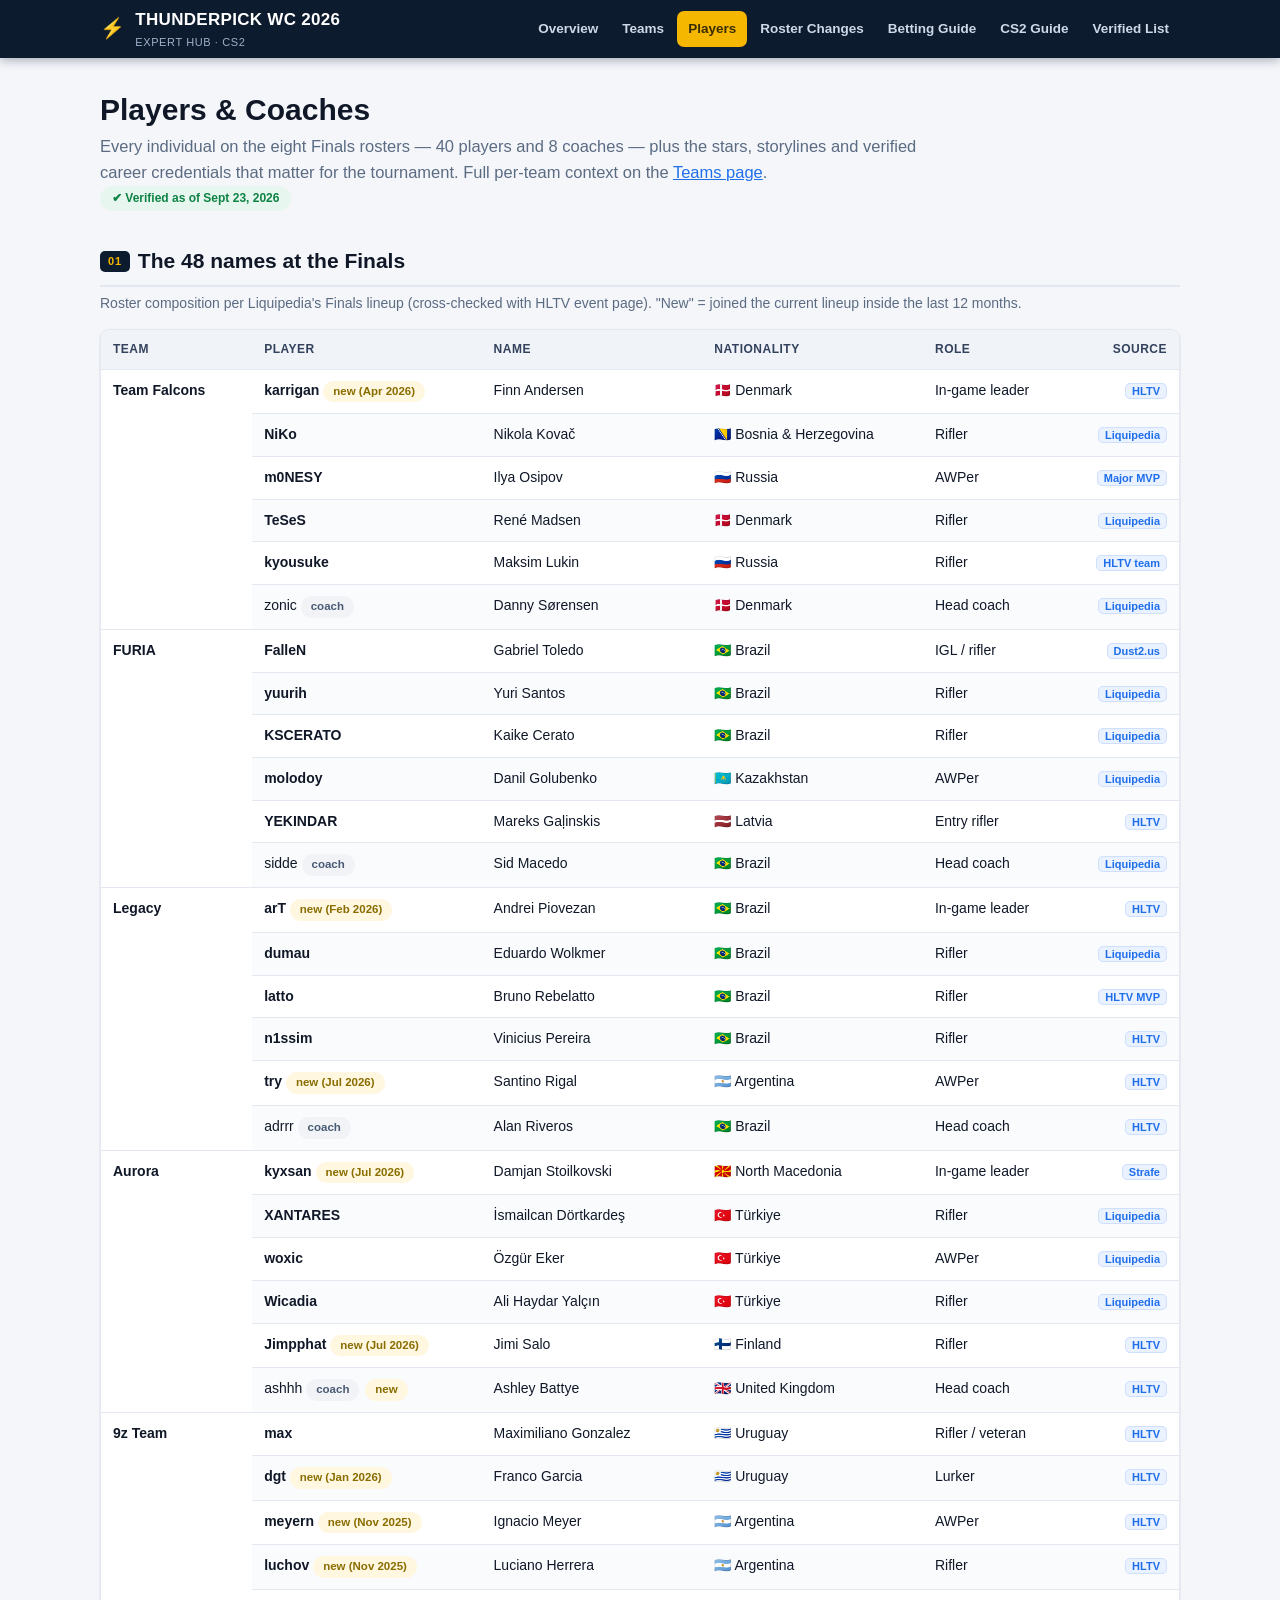
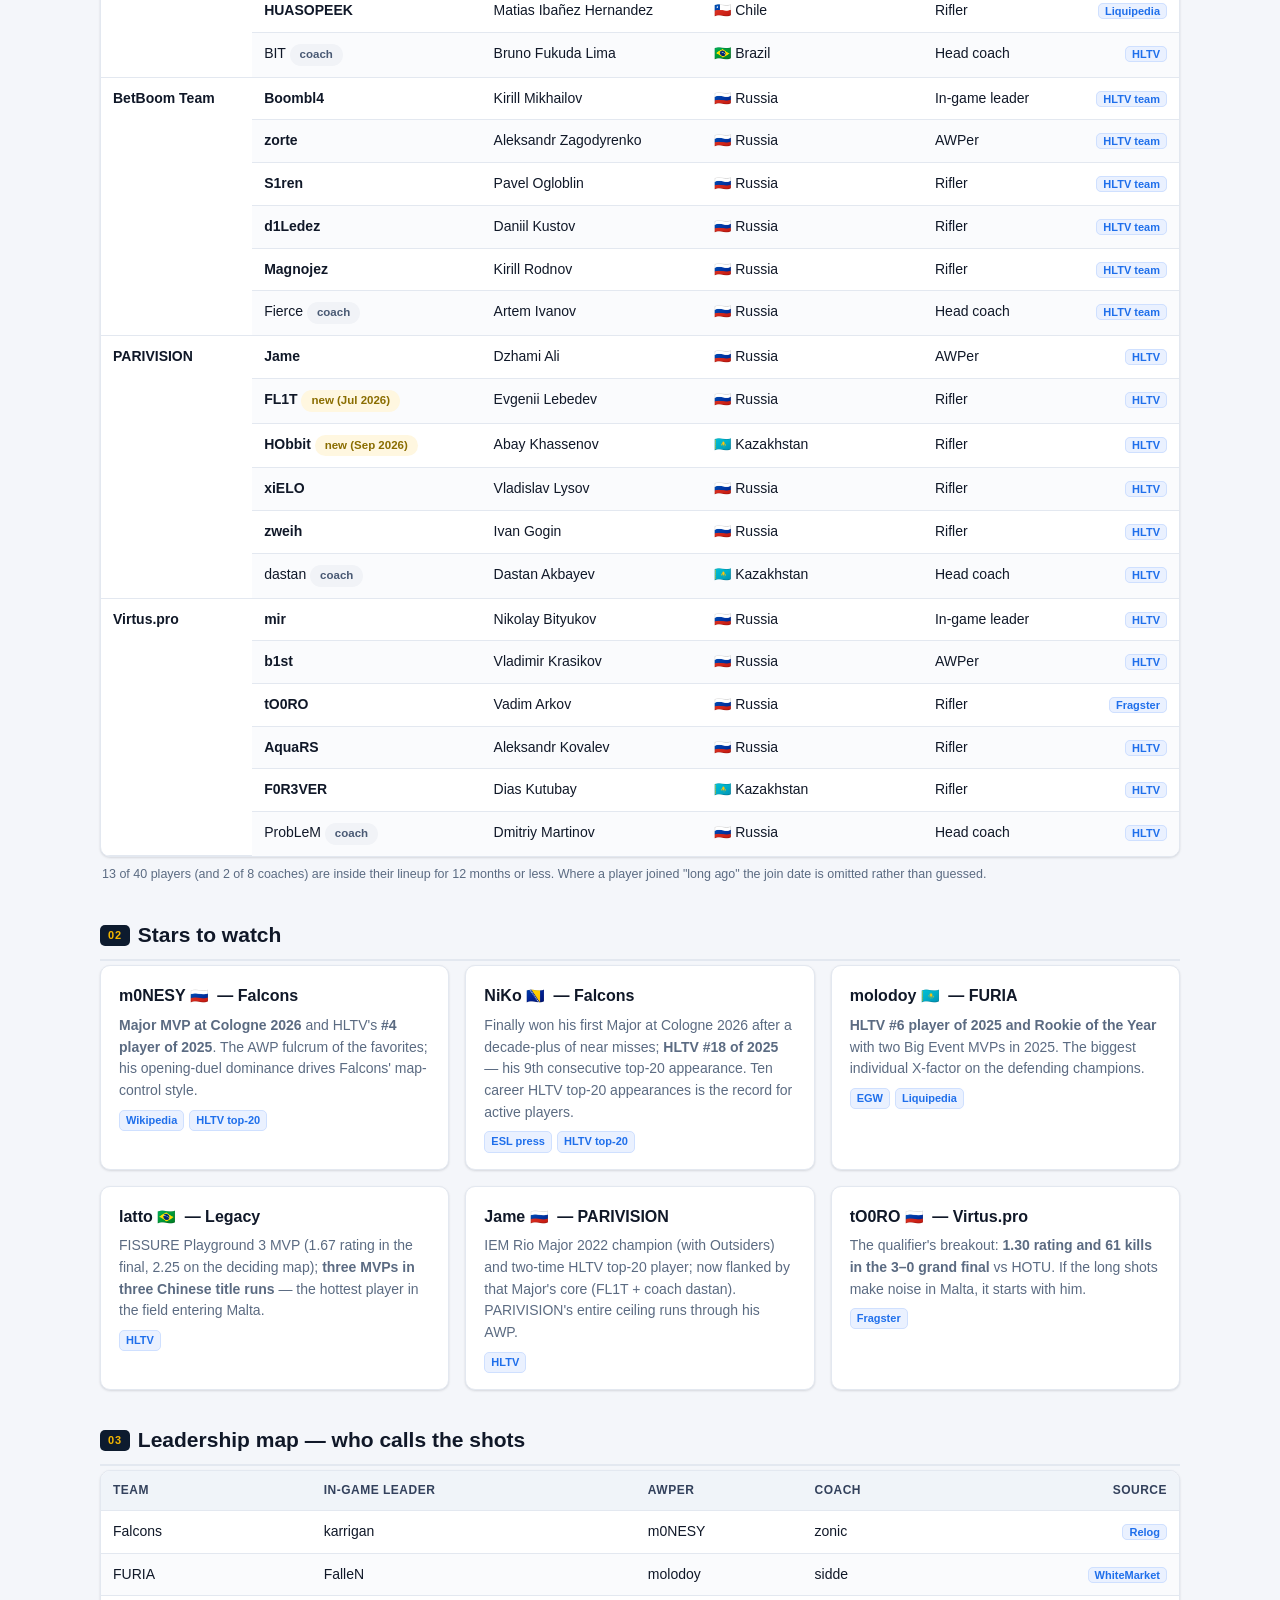
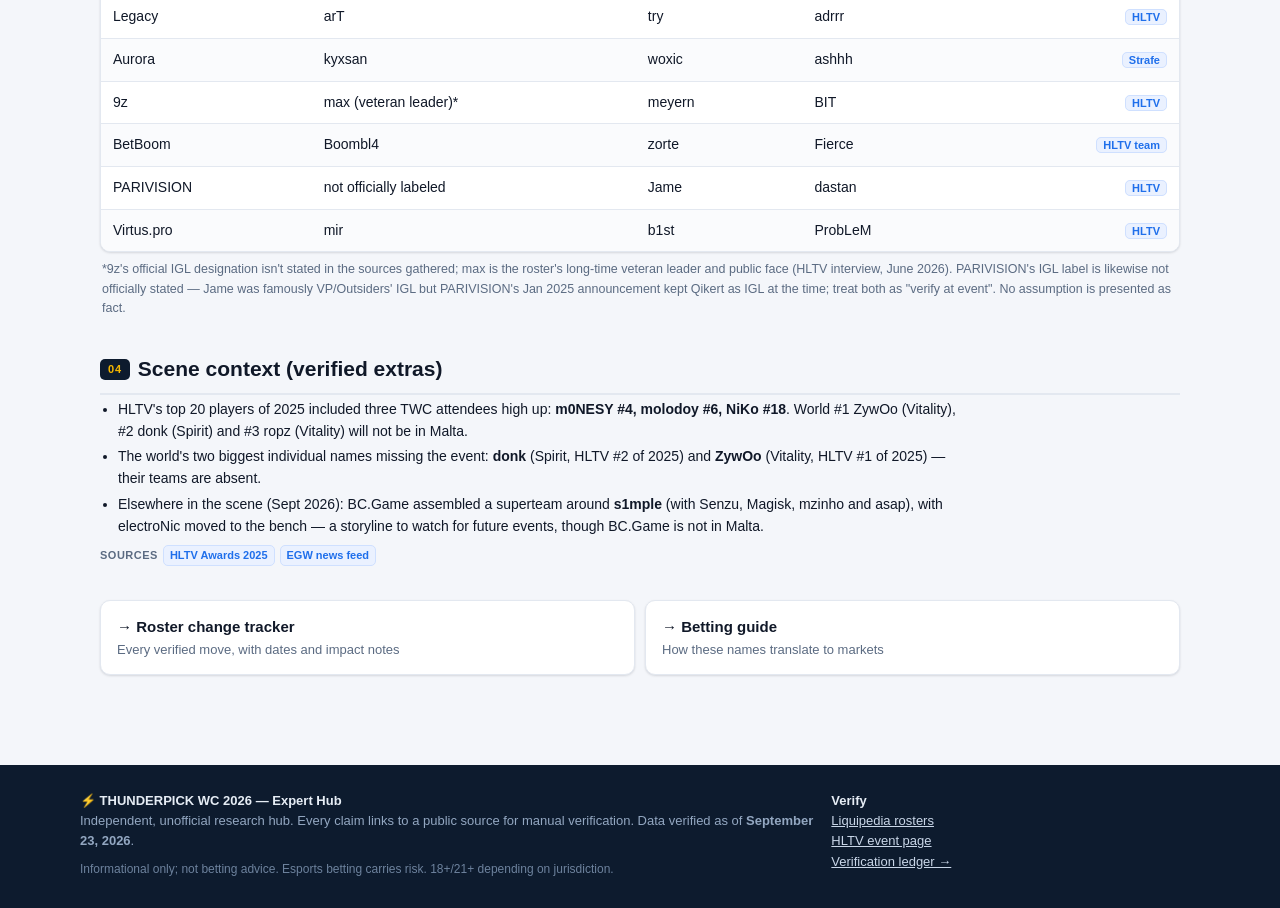
<file: docs/players.html>
<!DOCTYPE html>
<html lang="en">
<head>
<meta charset="UTF-8">
<meta name="viewport" content="width=device-width, initial-scale=1.0">
<title>Players — Thunderpick World Championship 2026 · Expert Hub</title>
<meta name="description" content="All 40 players and 8 coaches at the Thunderpick World Championship 2026, with names, nationalities, roles and verified credentials.">
<link rel="stylesheet" href="assets/style.css">
</head>
<body>

<header class="site-header">
  <nav class="nav-inner" aria-label="Main">
    <a class="brand" href="index.html"><span class="bolt">⚡</span><span>THUNDERPICK WC 2026<small>EXPERT HUB · CS2</small></span></a>
    <div class="nav-links">
      <a href="index.html">Overview</a>
      <a href="teams.html">Teams</a>
      <a href="players.html" class="active">Players</a>
      <a href="roster-changes.html">Roster Changes</a>
      <a href="betting-guide.html">Betting Guide</a>
      <a href="cs2-guide.html">CS2 Guide</a>
      <a href="master-list.html">Verified List</a>
    </div>
  </nav>
</header>

<main>

<div class="page-head">
  <h1>Players &amp; Coaches</h1>
  <p class="lede">Every individual on the eight Finals rosters — 40 players and 8 coaches — plus the stars, storylines and verified career credentials that matter for the tournament. Full per-team context on the <a href="teams.html">Teams page</a>.</p>
  <span class="updated">✔ Verified as of Sept 23, 2026</span>
</div>

<div class="section">
  <h2><span class="sec-tag">01</span>The 48 names at the Finals</h2>
  <p class="sub">Roster composition per Liquipedia's Finals lineup (cross-checked with HLTV event page). "New" = joined the current lineup inside the last 12 months.</p>
  <div class="table-wrap">
    <table>
      <thead><tr><th>Team</th><th>Player</th><th>Name</th><th>Nationality</th><th>Role</th><th class="num">Source</th></tr></thead>
      <tbody>
        <tr><td rowspan="6"><b>Team Falcons</b></td><td><b>karrigan</b> <span class="badge warn">new (Apr 2026)</span></td><td>Finn Andersen</td><td>🇩🇰 Denmark</td><td>In-game leader</td><td class="num"><a class="src" href="https://www.hltv.org/news/44428/falcons-confirm-karrigan-signing" target="_blank" rel="noopener">HLTV</a></td></tr>
        <tr><td><b>NiKo</b></td><td>Nikola Kovač</td><td>🇧🇦 Bosnia &amp; Herzegovina</td><td>Rifler</td><td class="num"><a class="src" href="https://liquipedia.net/counterstrike/Thunderpick/World_Championship/2026" target="_blank" rel="noopener">Liquipedia</a></td></tr>
        <tr><td><b>m0NESY</b></td><td>Ilya Osipov</td><td>🇷🇺 Russia</td><td>AWPer</td><td class="num"><a class="src" href="https://en.wikipedia.org/wiki/IEM_Cologne_Major_2026" target="_blank" rel="noopener">Major MVP</a></td></tr>
        <tr><td><b>TeSeS</b></td><td>René Madsen</td><td>🇩🇰 Denmark</td><td>Rifler</td><td class="num"><a class="src" href="https://liquipedia.net/counterstrike/Thunderpick/World_Championship/2026" target="_blank" rel="noopener">Liquipedia</a></td></tr>
        <tr><td><b>kyousuke</b></td><td>Maksim Lukin</td><td>🇷🇺 Russia</td><td>Rifler</td><td class="num"><a class="src" href="https://www.hltv.org/team/11283/falcons" target="_blank" rel="noopener">HLTV team</a></td></tr>
        <tr><td>zonic <span class="badge tier-b">coach</span></td><td>Danny Sørensen</td><td>🇩🇰 Denmark</td><td>Head coach</td><td class="num"><a class="src" href="https://liquipedia.net/counterstrike/Team_Falcons" target="_blank" rel="noopener">Liquipedia</a></td></tr>

        <tr><td rowspan="6"><b>FURIA</b></td><td><b>FalleN</b></td><td>Gabriel Toledo</td><td>🇧🇷 Brazil</td><td>IGL / rifler</td><td class="num"><a class="src" href="https://www.dust2.us/news/72948/breaking-fallen-announces-retirement-on-stage-at-iem-rio" target="_blank" rel="noopener">Dust2.us</a></td></tr>
        <tr><td><b>yuurih</b></td><td>Yuri Santos</td><td>🇧🇷 Brazil</td><td>Rifler</td><td class="num"><a class="src" href="https://liquipedia.net/counterstrike/Thunderpick/World_Championship/2026" target="_blank" rel="noopener">Liquipedia</a></td></tr>
        <tr><td><b>KSCERATO</b></td><td>Kaike Cerato</td><td>🇧🇷 Brazil</td><td>Rifler</td><td class="num"><a class="src" href="https://liquipedia.net/counterstrike/Thunderpick/World_Championship/2026" target="_blank" rel="noopener">Liquipedia</a></td></tr>
        <tr><td><b>molodoy</b></td><td>Danil Golubenko</td><td>🇰🇿 Kazakhstan</td><td>AWPer</td><td class="num"><a class="src" href="https://liquipedia.net/counterstrike/Molodoy" target="_blank" rel="noopener">Liquipedia</a></td></tr>
        <tr><td><b>YEKINDAR</b></td><td>Mareks Gaļinskis</td><td>🇱🇻 Latvia</td><td>Entry rifler</td><td class="num"><a class="src" href="https://www.hltv.org/news/41512/furia-bench-skullz-add-yekindar-as-stand-in" target="_blank" rel="noopener">HLTV</a></td></tr>
        <tr><td>sidde <span class="badge tier-b">coach</span></td><td>Sid Macedo</td><td>🇧🇷 Brazil</td><td>Head coach</td><td class="num"><a class="src" href="https://liquipedia.net/counterstrike/Thunderpick/World_Championship/2026" target="_blank" rel="noopener">Liquipedia</a></td></tr>

        <tr><td rowspan="6"><b>Legacy</b></td><td><b>arT</b> <span class="badge warn">new (Feb 2026)</span></td><td>Andrei Piovezan</td><td>🇧🇷 Brazil</td><td>In-game leader</td><td class="num"><a class="src" href="https://www.hltv.org/news/43812/official-legacy-sign-art" target="_blank" rel="noopener">HLTV</a></td></tr>
        <tr><td><b>dumau</b></td><td>Eduardo Wolkmer</td><td>🇧🇷 Brazil</td><td>Rifler</td><td class="num"><a class="src" href="https://liquipedia.net/counterstrike/Thunderpick/World_Championship/2026" target="_blank" rel="noopener">Liquipedia</a></td></tr>
        <tr><td><b>latto</b></td><td>Bruno Rebelatto</td><td>🇧🇷 Brazil</td><td>Rifler</td><td class="num"><a class="src" href="https://www.hltv.org/news/45509/legacy-sweep-g2-to-lift-fissure-playground-3-trophy" target="_blank" rel="noopener">HLTV MVP</a></td></tr>
        <tr><td><b>n1ssim</b></td><td>Vinicius Pereira</td><td>🇧🇷 Brazil</td><td>Rifler</td><td class="num"><a class="src" href="https://www.hltv.org/news/45100/official-n1ssim-returns-to-legacys-active-lineup" target="_blank" rel="noopener">HLTV</a></td></tr>
        <tr><td><b>try</b> <span class="badge warn">new (Jul 2026)</span></td><td>Santino Rigal</td><td>🇦🇷 Argentina</td><td>AWPer</td><td class="num"><a class="src" href="https://www.hltv.org/news/45114/official-legacy-sign-try" target="_blank" rel="noopener">HLTV</a></td></tr>
        <tr><td>adrrr <span class="badge tier-b">coach</span></td><td>Alan Riveros</td><td>🇧🇷 Brazil</td><td>Head coach</td><td class="num"><a class="src" href="https://www.hltv.org/news/45114/official-legacy-sign-try" target="_blank" rel="noopener">HLTV</a></td></tr>

        <tr><td rowspan="6"><b>Aurora</b></td><td><b>kyxsan</b> <span class="badge warn">new (Jul 2026)</span></td><td>Damjan Stoilkovski</td><td>🇲🇰 North Macedonia</td><td>In-game leader</td><td class="num"><a class="src" href="https://www.strafe.com/news/read/aurora-locks-in-new-cs2-roster-with-kyxsan-and-jimpphat/" target="_blank" rel="noopener">Strafe</a></td></tr>
        <tr><td><b>XANTARES</b></td><td>İsmailcan Dörtkardeş</td><td>🇹🇷 Türkiye</td><td>Rifler</td><td class="num"><a class="src" href="https://liquipedia.net/counterstrike/Thunderpick/World_Championship/2026" target="_blank" rel="noopener">Liquipedia</a></td></tr>
        <tr><td><b>woxic</b></td><td>Özgür Eker</td><td>🇹🇷 Türkiye</td><td>AWPer</td><td class="num"><a class="src" href="https://liquipedia.net/counterstrike/Thunderpick/World_Championship/2026" target="_blank" rel="noopener">Liquipedia</a></td></tr>
        <tr><td><b>Wicadia</b></td><td>Ali Haydar Yalçın</td><td>🇹🇷 Türkiye</td><td>Rifler</td><td class="num"><a class="src" href="https://liquipedia.net/counterstrike/Thunderpick/World_Championship/2026" target="_blank" rel="noopener">Liquipedia</a></td></tr>
        <tr><td><b>Jimpphat</b> <span class="badge warn">new (Jul 2026)</span></td><td>Jimi Salo</td><td>🇫🇮 Finland</td><td>Rifler</td><td class="num"><a class="src" href="https://www.hltv.org/news/44998/summer-2026-rostermania-as-it-happened" target="_blank" rel="noopener">HLTV</a></td></tr>
        <tr><td>ashhh <span class="badge tier-b">coach</span> <span class="badge warn">new</span></td><td>Ashley Battye</td><td>🇬🇧 United Kingdom</td><td>Head coach</td><td class="num"><a class="src" href="https://www.hltv.org/news/44998/summer-2026-rostermania-as-it-happened" target="_blank" rel="noopener">HLTV</a></td></tr>

        <tr><td rowspan="6"><b>9z Team</b></td><td><b>max</b></td><td>Maximiliano Gonzalez</td><td>🇺🇾 Uruguay</td><td>Rifler / veteran</td><td class="num"><a class="src" href="https://www.hltv.org/news/43643/dgt-returns-to-9z" target="_blank" rel="noopener">HLTV</a></td></tr>
        <tr><td><b>dgt</b> <span class="badge warn">new (Jan 2026)</span></td><td>Franco Garcia</td><td>🇺🇾 Uruguay</td><td>Lurker</td><td class="num"><a class="src" href="https://www.hltv.org/news/43643/dgt-returns-to-9z" target="_blank" rel="noopener">HLTV</a></td></tr>
        <tr><td><b>meyern</b> <span class="badge warn">new (Nov 2025)</span></td><td>Ignacio Meyer</td><td>🇦🇷 Argentina</td><td>AWPer</td><td class="num"><a class="src" href="https://www.hltv.org/news/43643/dgt-returns-to-9z" target="_blank" rel="noopener">HLTV</a></td></tr>
        <tr><td><b>luchov</b> <span class="badge warn">new (Nov 2025)</span></td><td>Luciano Herrera</td><td>🇦🇷 Argentina</td><td>Rifler</td><td class="num"><a class="src" href="https://www.hltv.org/news/43643/dgt-returns-to-9z" target="_blank" rel="noopener">HLTV</a></td></tr>
        <tr><td><b>HUASOPEEK</b></td><td>Matias Ibañez Hernandez</td><td>🇨🇱 Chile</td><td>Rifler</td><td class="num"><a class="src" href="https://liquipedia.net/counterstrike/Thunderpick/World_Championship/2026" target="_blank" rel="noopener">Liquipedia</a></td></tr>
        <tr><td>BIT <span class="badge tier-b">coach</span></td><td>Bruno Fukuda Lima</td><td>🇧🇷 Brazil</td><td>Head coach</td><td class="num"><a class="src" href="https://www.hltv.org/news/43643/dgt-returns-to-9z" target="_blank" rel="noopener">HLTV</a></td></tr>

        <tr><td rowspan="6"><b>BetBoom Team</b></td><td><b>Boombl4</b></td><td>Kirill Mikhailov</td><td>🇷🇺 Russia</td><td>In-game leader</td><td class="num"><a class="src" href="https://www.hltv.org/team/12394/betboom" target="_blank" rel="noopener">HLTV team</a></td></tr>
        <tr><td><b>zorte</b></td><td>Aleksandr Zagodyrenko</td><td>🇷🇺 Russia</td><td>AWPer</td><td class="num"><a class="src" href="https://www.hltv.org/team/12394/betboom" target="_blank" rel="noopener">HLTV team</a></td></tr>
        <tr><td><b>S1ren</b></td><td>Pavel Ogloblin</td><td>🇷🇺 Russia</td><td>Rifler</td><td class="num"><a class="src" href="https://www.hltv.org/team/12394/betboom" target="_blank" rel="noopener">HLTV team</a></td></tr>
        <tr><td><b>d1Ledez</b></td><td>Daniil Kustov</td><td>🇷🇺 Russia</td><td>Rifler</td><td class="num"><a class="src" href="https://www.hltv.org/team/12394/betboom" target="_blank" rel="noopener">HLTV team</a></td></tr>
        <tr><td><b>Magnojez</b></td><td>Kirill Rodnov</td><td>🇷🇺 Russia</td><td>Rifler</td><td class="num"><a class="src" href="https://www.hltv.org/team/12394/betboom" target="_blank" rel="noopener">HLTV team</a></td></tr>
        <tr><td>Fierce <span class="badge tier-b">coach</span></td><td>Artem Ivanov</td><td>🇷🇺 Russia</td><td>Head coach</td><td class="num"><a class="src" href="https://www.hltv.org/team/12394/betboom" target="_blank" rel="noopener">HLTV team</a></td></tr>

        <tr><td rowspan="6"><b>PARIVISION</b></td><td><b>Jame</b></td><td>Dzhami Ali</td><td>🇷🇺 Russia</td><td>AWPer</td><td class="num"><a class="src" href="https://www.hltv.org/news/40756/parivision-announce-revamped-lineup-featuring-jame" target="_blank" rel="noopener">HLTV</a></td></tr>
        <tr><td><b>FL1T</b> <span class="badge warn">new (Jul 2026)</span></td><td>Evgenii Lebedev</td><td>🇷🇺 Russia</td><td>Rifler</td><td class="num"><a class="src" href="https://www.hltv.org/news/45200/parivision-sign-fl1t-to-replace-hobbit" target="_blank" rel="noopener">HLTV</a></td></tr>
        <tr><td><b>HObbit</b> <span class="badge warn">new (Sep 2026)</span></td><td>Abay Khassenov</td><td>🇰🇿 Kazakhstan</td><td>Rifler</td><td class="num"><a class="src" href="https://www.hltv.org/news/45534/parivision-replace-slaxejezzz-with-hobbit" target="_blank" rel="noopener">HLTV</a></td></tr>
        <tr><td><b>xiELO</b></td><td>Vladislav Lysov</td><td>🇷🇺 Russia</td><td>Rifler</td><td class="num"><a class="src" href="https://www.hltv.org/news/45200/parivision-sign-fl1t-to-replace-hobbit" target="_blank" rel="noopener">HLTV</a></td></tr>
        <tr><td><b>zweih</b></td><td>Ivan Gogin</td><td>🇷🇺 Russia</td><td>Rifler</td><td class="num"><a class="src" href="https://www.hltv.org/news/45200/parivision-sign-fl1t-to-replace-hobbit" target="_blank" rel="noopener">HLTV</a></td></tr>
        <tr><td>dastan <span class="badge tier-b">coach</span></td><td>Dastan Akbayev</td><td>🇰🇿 Kazakhstan</td><td>Head coach</td><td class="num"><a class="src" href="https://www.hltv.org/news/45200/parivision-sign-fl1t-to-replace-hobbit" target="_blank" rel="noopener">HLTV</a></td></tr>

        <tr><td rowspan="6"><b>Virtus.pro</b></td><td><b>mir</b></td><td>Nikolay Bityukov</td><td>🇷🇺 Russia</td><td>In-game leader</td><td class="num"><a class="src" href="https://www.hltv.org/news/44059/virtuspro-finalize-roster-with-academy-duo" target="_blank" rel="noopener">HLTV</a></td></tr>
        <tr><td><b>b1st</b></td><td>Vladimir Krasikov</td><td>🇷🇺 Russia</td><td>AWPer</td><td class="num"><a class="src" href="https://www.hltv.org/news/44059/virtuspro-finalize-roster-with-academy-duo" target="_blank" rel="noopener">HLTV</a></td></tr>
        <tr><td><b>tO0RO</b></td><td>Vadim Arkov</td><td>🇷🇺 Russia</td><td>Rifler</td><td class="num"><a class="src" href="https://www.fragster.com/virtus-pro-thunderpick-world-championship-2026/" target="_blank" rel="noopener">Fragster</a></td></tr>
        <tr><td><b>AquaRS</b></td><td>Aleksandr Kovalev</td><td>🇷🇺 Russia</td><td>Rifler</td><td class="num"><a class="src" href="https://www.hltv.org/news/44059/virtuspro-finalize-roster-with-academy-duo" target="_blank" rel="noopener">HLTV</a></td></tr>
        <tr><td><b>F0R3VER</b></td><td>Dias Kutubay</td><td>🇰🇿 Kazakhstan</td><td>Rifler</td><td class="num"><a class="src" href="https://www.hltv.org/news/44059/virtuspro-finalize-roster-with-academy-duo" target="_blank" rel="noopener">HLTV</a></td></tr>
        <tr><td>ProbLeM <span class="badge tier-b">coach</span></td><td>Dmitriy Martinov</td><td>🇷🇺 Russia</td><td>Head coach</td><td class="num"><a class="src" href="https://www.hltv.org/news/44059/virtuspro-finalize-roster-with-academy-duo" target="_blank" rel="noopener">HLTV</a></td></tr>
      </tbody>
    </table>
  </div>
  <p class="table-note">13 of 40 players (and 2 of 8 coaches) are inside their lineup for 12 months or less. Where a player joined "long ago" the join date is omitted rather than guessed.</p>
</div>

<div class="section">
  <h2><span class="sec-tag">02</span>Stars to watch</h2>
  <div class="grid cols-3">
    <div class="card">
      <h3>m0NESY <span class="flag-emoji">🇷🇺</span> — Falcons</h3>
      <p><b>Major MVP at Cologne 2026</b> and HLTV's <b>#4 player of 2025</b>. The AWP fulcrum of the favorites; his opening-duel dominance drives Falcons' map-control style.</p>
      <div class="srcs"><a class="src" href="https://en.wikipedia.org/wiki/IEM_Cologne_Major_2026" target="_blank" rel="noopener">Wikipedia</a><a class="src" href="https://esports-news.co.uk/2026/01/12/hltv-awards-all-winners-cs2-2025/" target="_blank" rel="noopener">HLTV top-20</a></div>
    </div>
    <div class="card">
      <h3>NiKo <span class="flag-emoji">🇧🇦</span> — Falcons</h3>
      <p>Finally won his first Major at Cologne 2026 after a decade-plus of near misses; <b>HLTV #18 of 2025</b> — his 9th consecutive top-20 appearance. Ten career HLTV top-20 appearances is the record for active players.</p>
      <div class="srcs"><a class="src" href="https://eslfaceitgroup.com/press/intel-extreme-masters-cologne-2026-major-breaks-records-as-the-most-watched-counter-strike-tournament-of-all-time/" target="_blank" rel="noopener">ESL press</a><a class="src" href="https://esports-news.co.uk/2026/01/12/hltv-awards-all-winners-cs2-2025/" target="_blank" rel="noopener">HLTV top-20</a></div>
    </div>
    <div class="card">
      <h3>molodoy <span class="flag-emoji">🇰🇿</span> — FURIA</h3>
      <p><b>HLTV #6 player of 2025 and Rookie of the Year</b> with two Big Event MVPs in 2025. The biggest individual X-factor on the defending champions.</p>
      <div class="srcs"><a class="src" href="https://egw.news/counterstrike/news/31704/molodoy-ranked-6th-in-hltvs-top-20-players-of-2025-5kafx355I" target="_blank" rel="noopener">EGW</a><a class="src" href="https://liquipedia.net/counterstrike/Molodoy" target="_blank" rel="noopener">Liquipedia</a></div>
    </div>
    <div class="card">
      <h3>latto <span class="flag-emoji">🇧🇷</span> — Legacy</h3>
      <p>FISSURE Playground 3 MVP (1.67 rating in the final, 2.25 on the deciding map); <b>three MVPs in three Chinese title runs</b> — the hottest player in the field entering Malta.</p>
      <div class="srcs"><a class="src" href="https://www.hltv.org/news/45509/legacy-sweep-g2-to-lift-fissure-playground-3-trophy" target="_blank" rel="noopener">HLTV</a></div>
    </div>
    <div class="card">
      <h3>Jame <span class="flag-emoji">🇷🇺</span> — PARIVISION</h3>
      <p>IEM Rio Major 2022 champion (with Outsiders) and two-time HLTV top-20 player; now flanked by that Major's core (FL1T + coach dastan). PARIVISION's entire ceiling runs through his AWP.</p>
      <div class="srcs"><a class="src" href="https://www.hltv.org/news/40756/parivision-announce-revamped-lineup-featuring-jame" target="_blank" rel="noopener">HLTV</a></div>
    </div>
    <div class="card">
      <h3>tO0RO <span class="flag-emoji">🇷🇺</span> — Virtus.pro</h3>
      <p>The qualifier's breakout: <b>1.30 rating and 61 kills in the 3–0 grand final</b> vs HOTU. If the long shots make noise in Malta, it starts with him.</p>
      <div class="srcs"><a class="src" href="https://www.fragster.com/virtus-pro-thunderpick-world-championship-2026/" target="_blank" rel="noopener">Fragster</a></div>
    </div>
  </div>
</div>

<div class="section">
  <h2><span class="sec-tag">03</span>Leadership map — who calls the shots</h2>
  <div class="table-wrap">
    <table>
      <thead><tr><th>Team</th><th>In-game leader</th><th>AWPer</th><th>Coach</th><th class="num">Source</th></tr></thead>
      <tbody>
        <tr><td>Falcons</td><td>karrigan</td><td>m0NESY</td><td>zonic</td><td class="num"><a class="src" href="https://relog.gg/counter-strike-2/vesti/Falcons-at-the-IEM-Cologne-Major-2026-NiKo--m0NESY-and-karrigan-under-maximum-pressure/1512?lang=2" target="_blank" rel="noopener">Relog</a></td></tr>
        <tr><td>FURIA</td><td>FalleN</td><td>molodoy</td><td>sidde</td><td class="num"><a class="src" href="https://news.white.market/cs2-teams/furia/" target="_blank" rel="noopener">WhiteMarket</a></td></tr>
        <tr><td>Legacy</td><td>arT</td><td>try</td><td>adrrr</td><td class="num"><a class="src" href="https://www.hltv.org/news/43812/official-legacy-sign-art" target="_blank" rel="noopener">HLTV</a></td></tr>
        <tr><td>Aurora</td><td>kyxsan</td><td>woxic</td><td>ashhh</td><td class="num"><a class="src" href="https://www.strafe.com/news/read/aurora-locks-in-new-cs2-roster-with-kyxsan-and-jimpphat/" target="_blank" rel="noopener">Strafe</a></td></tr>
        <tr><td>9z</td><td>max (veteran leader)*</td><td>meyern</td><td>BIT</td><td class="num"><a class="src" href="https://www.hltv.org/news/44816/max-i-hope-this-team-can-be-tier-one-we-are-working-on-that" target="_blank" rel="noopener">HLTV</a></td></tr>
        <tr><td>BetBoom</td><td>Boombl4</td><td>zorte</td><td>Fierce</td><td class="num"><a class="src" href="https://www.hltv.org/team/12394/betboom" target="_blank" rel="noopener">HLTV team</a></td></tr>
        <tr><td>PARIVISION</td><td>not officially labeled</td><td>Jame</td><td>dastan</td><td class="num"><a class="src" href="https://www.hltv.org/news/40756/parivision-announce-revamped-lineup-featuring-jame" target="_blank" rel="noopener">HLTV</a></td></tr>
        <tr><td>Virtus.pro</td><td>mir</td><td>b1st</td><td>ProbLeM</td><td class="num"><a class="src" href="https://www.hltv.org/news/44059/virtuspro-finalize-roster-with-academy-duo" target="_blank" rel="noopener">HLTV</a></td></tr>
      </tbody>
    </table>
  </div>
  <p class="table-note">*9z's official IGL designation isn't stated in the sources gathered; max is the roster's long-time veteran leader and public face (HLTV interview, June 2026). PARIVISION's IGL label is likewise not officially stated — Jame was famously VP/Outsiders' IGL but PARIVISION's Jan 2025 announcement kept Qikert as IGL at the time; treat both as "verify at event". No assumption is presented as fact.</p>
</div>

<div class="section">
  <h2><span class="sec-tag">04</span>Scene context (verified extras)</h2>
  <ul class="mini-list" style="max-width:860px;">
    <li>HLTV's top 20 players of 2025 included three TWC attendees high up: <b>m0NESY #4, molodoy #6, NiKo #18</b>. World #1 ZywOo (Vitality), #2 donk (Spirit) and #3 ropz (Vitality) will not be in Malta.</li>
    <li>The world's two biggest individual names missing the event: <b>donk</b> (Spirit, HLTV #2 of 2025) and <b>ZywOo</b> (Vitality, HLTV #1 of 2025) — their teams are absent.</li>
    <li>Elsewhere in the scene (Sept 2026): BC.Game assembled a superteam around <b>s1mple</b> (with Senzu, Magisk, mzinho and asap), with electroNic moved to the bench — a storyline to watch for future events, though BC.Game is not in Malta.</li>
  </ul>
  <div class="srcs"><span class="lbl">Sources</span><a class="src" href="https://esports-news.co.uk/2026/01/12/hltv-awards-all-winners-cs2-2025/" target="_blank" rel="noopener">HLTV Awards 2025</a><a class="src" href="https://egamersworld.com/counterstrike/event/pgl-masters-bucharest-2026-thkIFvyQ2" target="_blank" rel="noopener">EGW news feed</a></div>
</div>

<div class="pager">
  <a href="roster-changes.html"><b>→ Roster change tracker</b><span>Every verified move, with dates and impact notes</span></a>
  <a href="betting-guide.html"><b>→ Betting guide</b><span>How these names translate to markets</span></a>
</div>

</main>

<footer class="site-footer">
  <div class="footer-inner">
    <div>
      <b style="color:#e6edf5;">⚡ THUNDERPICK WC 2026 — Expert Hub</b><br>
      Independent, unofficial research hub. Every claim links to a public source for manual verification. Data verified as of <b>September 23, 2026</b>.
      <div class="fine" style="margin-top:8px;">Informational only; not betting advice. Esports betting carries risk. 18+/21+ depending on jurisdiction.</div>
    </div>
    <div>
      <b style="color:#e6edf5;">Verify</b><br>
      <a href="https://liquipedia.net/counterstrike/Thunderpick/World_Championship/2026" target="_blank" rel="noopener">Liquipedia rosters</a><br>
      <a href="https://www.hltv.org/events/8932/thunderpick-world-championship-2026" target="_blank" rel="noopener">HLTV event page</a><br>
      <a href="master-list.html">Verification ledger →</a>
    </div>
  </div>
</footer>

</body>
</html>
</file>
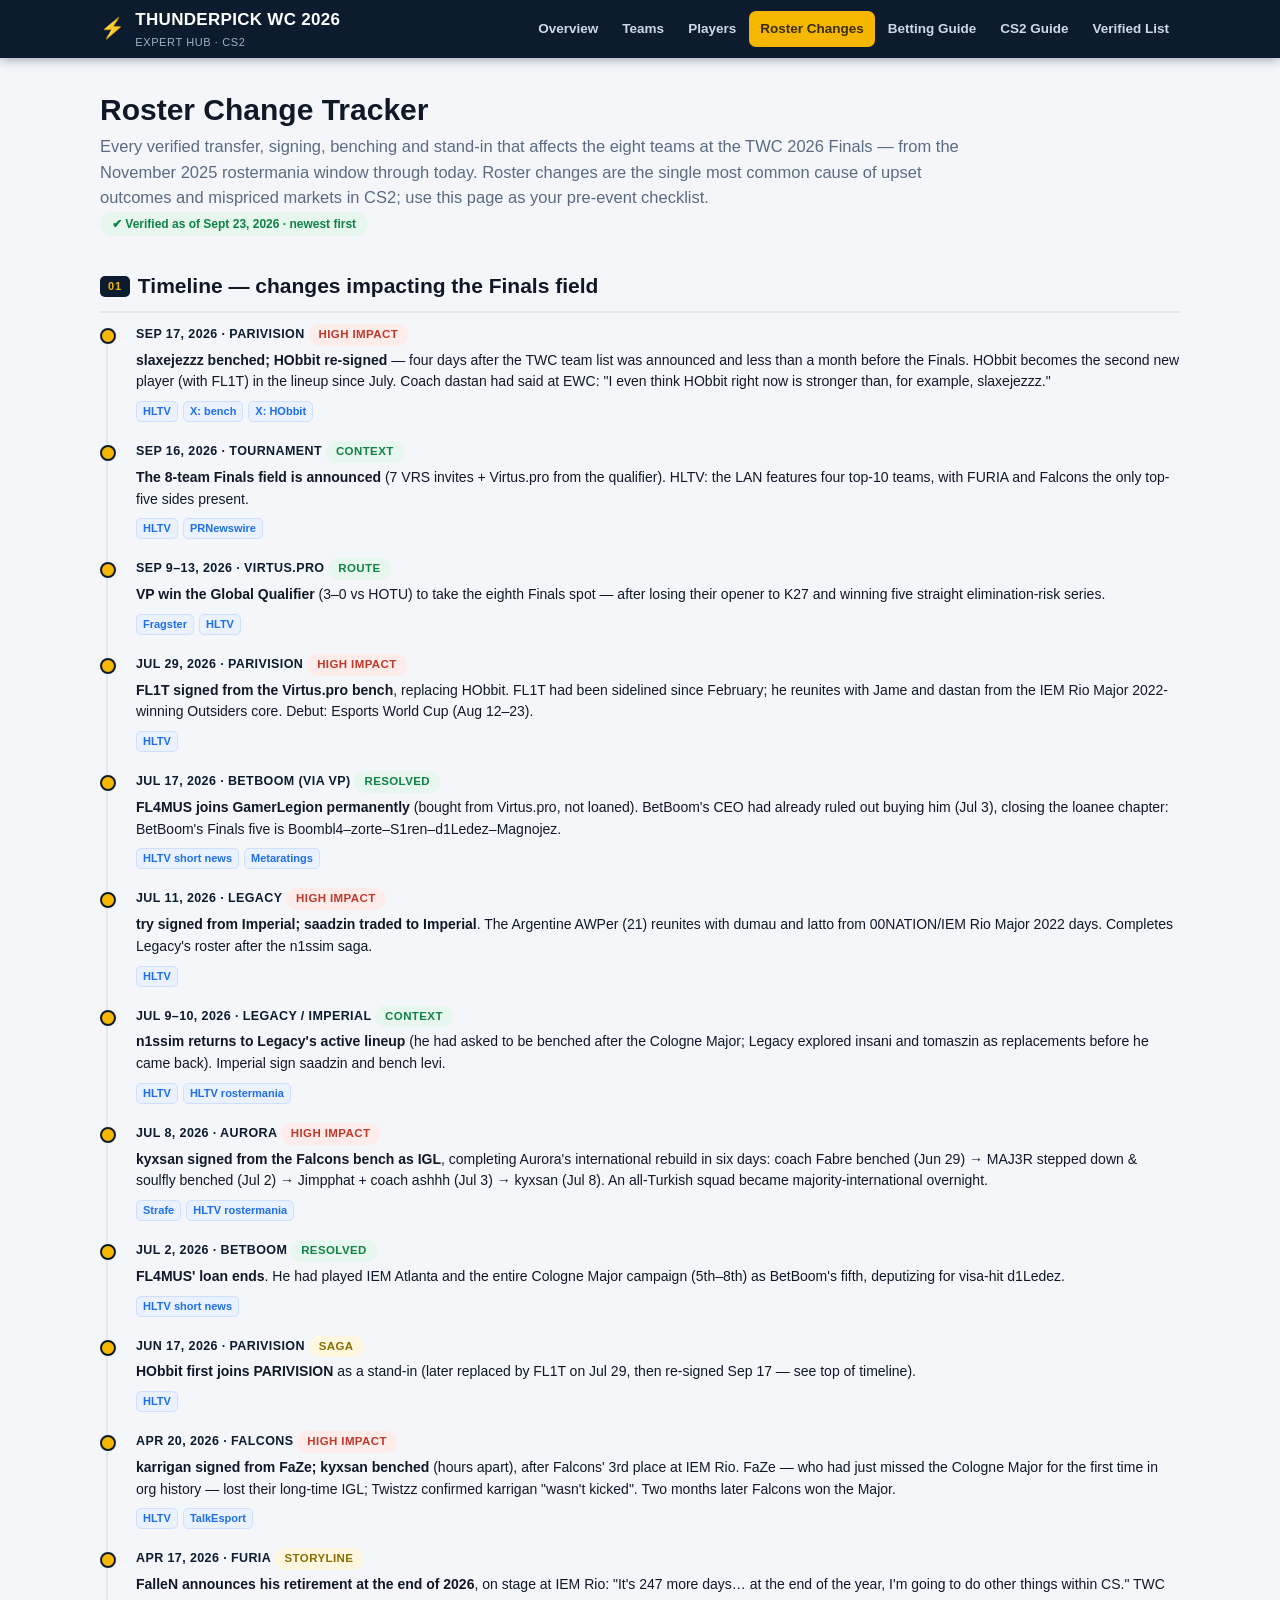
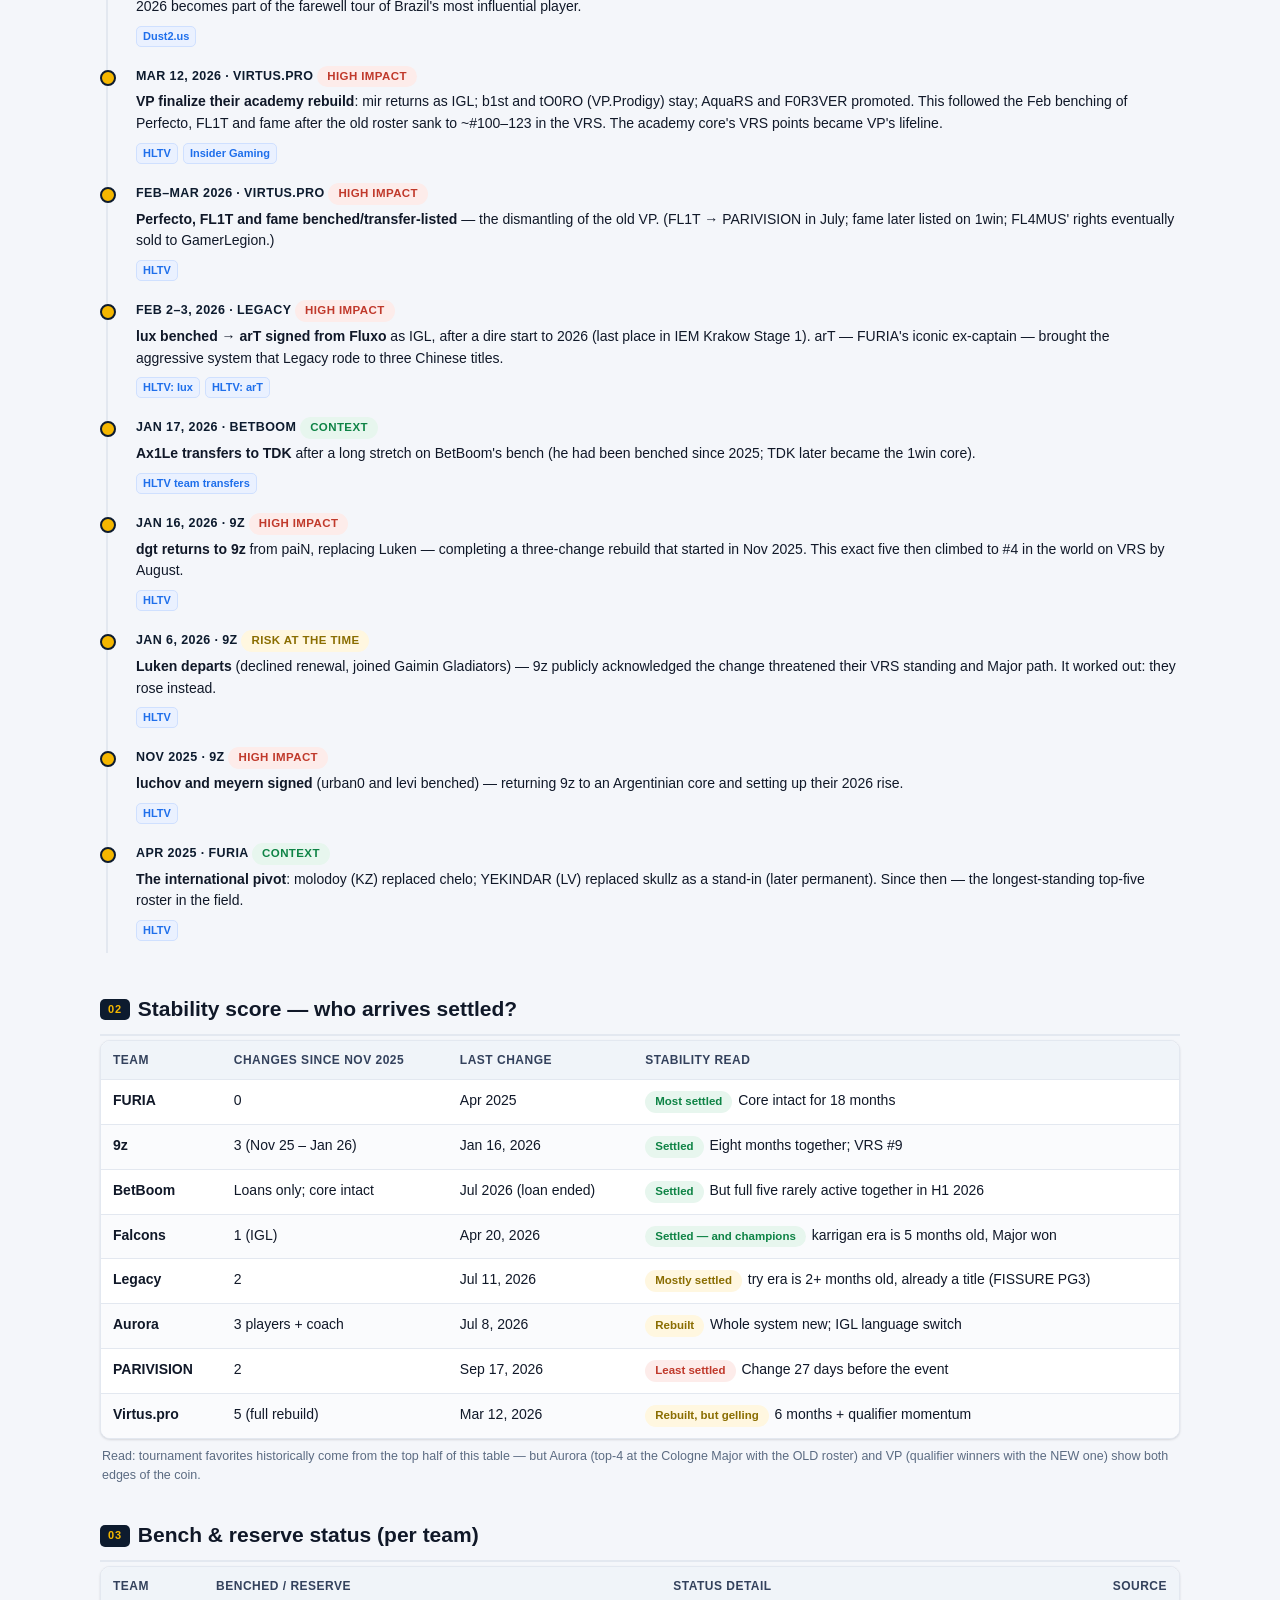
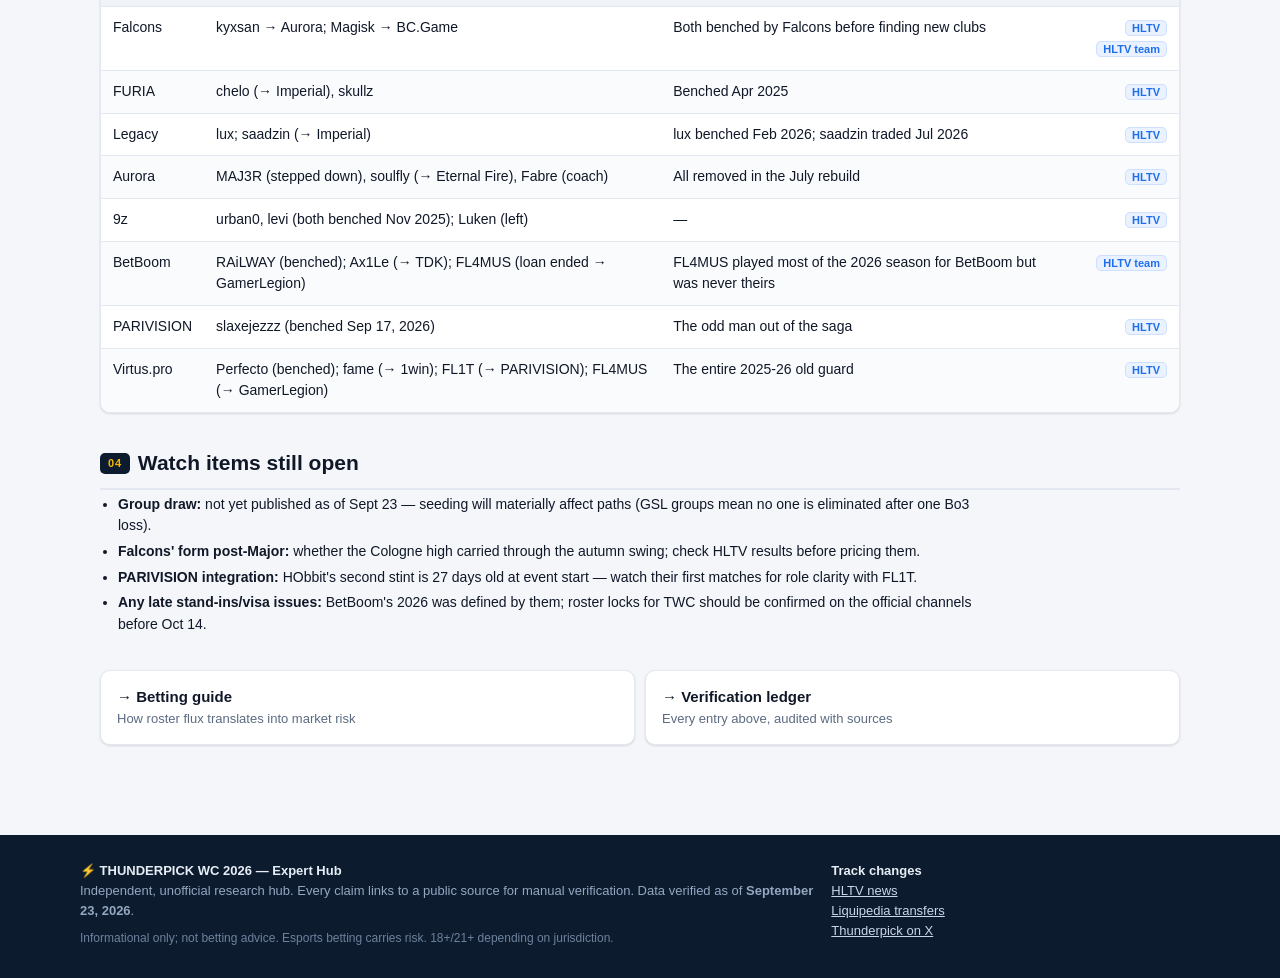
<file: docs/roster-changes.html>
<!DOCTYPE html>
<html lang="en">
<head>
<meta charset="UTF-8">
<meta name="viewport" content="width=device-width, initial-scale=1.0">
<title>Roster Change Tracker — Thunderpick World Championship 2026 · Expert Hub</title>
<meta name="description" content="Every verified roster change, benching and signing affecting the 8 teams at the Thunderpick World Championship 2026 — with dates, sources and impact notes.">
<link rel="stylesheet" href="assets/style.css">
</head>
<body>

<header class="site-header">
  <nav class="nav-inner" aria-label="Main">
    <a class="brand" href="index.html"><span class="bolt">⚡</span><span>THUNDERPICK WC 2026<small>EXPERT HUB · CS2</small></span></a>
    <div class="nav-links">
      <a href="index.html">Overview</a>
      <a href="teams.html">Teams</a>
      <a href="players.html">Players</a>
      <a href="roster-changes.html" class="active">Roster Changes</a>
      <a href="betting-guide.html">Betting Guide</a>
      <a href="cs2-guide.html">CS2 Guide</a>
      <a href="master-list.html">Verified List</a>
    </div>
  </nav>
</header>

<main>

<div class="page-head">
  <h1>Roster Change Tracker</h1>
  <p class="lede">Every verified transfer, signing, benching and stand-in that affects the eight teams at the TWC 2026 Finals — from the November 2025 rostermania window through today. Roster changes are the single most common cause of upset outcomes and mispriced markets in CS2; use this page as your pre-event checklist.</p>
  <span class="updated">✔ Verified as of Sept 23, 2026 · newest first</span>
</div>

<div class="section">
  <h2><span class="sec-tag">01</span>Timeline — changes impacting the Finals field</h2>

  <div class="timeline">
    <div class="tl-item">
      <div class="tl-date">Sep 17, 2026 · PARIVISION <span class="badge flag">HIGH IMPACT</span></div>
      <p><b>slaxejezzz benched; HObbit re-signed</b> — four days after the TWC team list was announced and less than a month before the Finals. HObbit becomes the second new player (with FL1T) in the lineup since July. Coach dastan had said at EWC: "I even think HObbit right now is stronger than, for example, slaxejezzz."</p>
      <div class="srcs"><a class="src" href="https://www.hltv.org/news/45534/parivision-replace-slaxejezzz-with-hobbit" target="_blank" rel="noopener">HLTV</a><a class="src" href="https://x.com/parivisiongg/status/2100555368153903362" target="_blank" rel="noopener">X: bench</a><a class="src" href="https://x.com/parivisiongg/status/2100555617832149185" target="_blank" rel="noopener">X: HObbit</a></div>
    </div>
    <div class="tl-item">
      <div class="tl-date">Sep 16, 2026 · Tournament <span class="badge ok">CONTEXT</span></div>
      <p><b>The 8-team Finals field is announced</b> (7 VRS invites + Virtus.pro from the qualifier). HLTV: the LAN features four top-10 teams, with FURIA and Falcons the only top-five sides present.</p>
      <div class="srcs"><a class="src" href="https://www.hltv.org/news/45525/falcons-and-furia-headline-thunderpick-world-championship-team-list" target="_blank" rel="noopener">HLTV</a><a class="src" href="https://www.prnewswire.com/news-releases/thunderpick-world-championship-2026-reveals-eight-team-field-for-1-million-malta-finals-302880731.html" target="_blank" rel="noopener">PRNewswire</a></div>
    </div>
    <div class="tl-item">
      <div class="tl-date">Sep 9–13, 2026 · Virtus.pro <span class="badge qualifier">ROUTE</span></div>
      <p><b>VP win the Global Qualifier</b> (3–0 vs HOTU) to take the eighth Finals spot — after losing their opener to K27 and winning five straight elimination-risk series.</p>
      <div class="srcs"><a class="src" href="https://www.fragster.com/virtus-pro-thunderpick-world-championship-2026/" target="_blank" rel="noopener">Fragster</a><a class="src" href="https://www.hltv.org/events/9308/thunderpick-world-championship-2026-closed-qualifier" target="_blank" rel="noopener">HLTV</a></div>
    </div>
    <div class="tl-item">
      <div class="tl-date">Jul 29, 2026 · PARIVISION <span class="badge flag">HIGH IMPACT</span></div>
      <p><b>FL1T signed from the Virtus.pro bench</b>, replacing HObbit. FL1T had been sidelined since February; he reunites with Jame and dastan from the IEM Rio Major 2022-winning Outsiders core. Debut: Esports World Cup (Aug 12–23).</p>
      <div class="srcs"><a class="src" href="https://www.hltv.org/news/45200/parivision-sign-fl1t-to-replace-hobbit" target="_blank" rel="noopener">HLTV</a></div>
    </div>
    <div class="tl-item">
      <div class="tl-date">Jul 17, 2026 · BetBoom (via VP) <span class="badge ok">RESOLVED</span></div>
      <p><b>FL4MUS joins GamerLegion permanently</b> (bought from Virtus.pro, not loaned). BetBoom's CEO had already ruled out buying him (Jul 3), closing the loanee chapter: BetBoom's Finals five is Boombl4–zorte–S1ren–d1Ledez–Magnojez.</p>
      <div class="srcs"><a class="src" href="https://www.hltv.org/news/45019/short-news-week-26" target="_blank" rel="noopener">HLTV short news</a><a class="src" href="https://cybersport.metaratings.ru/news/rabotaem-ne-arenda-fl4mus-pereshyol-v-gamerlegion-iz-virtus-pro-635089/" target="_blank" rel="noopener">Metaratings</a></div>
    </div>
    <div class="tl-item">
      <div class="tl-date">Jul 11, 2026 · Legacy <span class="badge flag">HIGH IMPACT</span></div>
      <p><b>try signed from Imperial; saadzin traded to Imperial</b>. The Argentine AWPer (21) reunites with dumau and latto from 00NATION/IEM Rio Major 2022 days. Completes Legacy's roster after the n1ssim saga.</p>
      <div class="srcs"><a class="src" href="https://www.hltv.org/news/45114/official-legacy-sign-try" target="_blank" rel="noopener">HLTV</a></div>
    </div>
    <div class="tl-item">
      <div class="tl-date">Jul 9–10, 2026 · Legacy / Imperial <span class="badge ok">CONTEXT</span></div>
      <p><b>n1ssim returns to Legacy's active lineup</b> (he had asked to be benched after the Cologne Major; Legacy explored insani and tomaszin as replacements before he came back). Imperial sign saadzin and bench levi.</p>
      <div class="srcs"><a class="src" href="https://www.hltv.org/news/45100/official-n1ssim-returns-to-legacys-active-lineup" target="_blank" rel="noopener">HLTV</a><a class="src" href="https://www.hltv.org/news/44998/summer-2026-rostermania-as-it-happened" target="_blank" rel="noopener">HLTV rostermania</a></div>
    </div>
    <div class="tl-item">
      <div class="tl-date">Jul 8, 2026 · Aurora <span class="badge flag">HIGH IMPACT</span></div>
      <p><b>kyxsan signed from the Falcons bench as IGL</b>, completing Aurora's international rebuild in six days: coach Fabre benched (Jun 29) → MAJ3R stepped down &amp; soulfly benched (Jul 2) → Jimpphat + coach ashhh (Jul 3) → kyxsan (Jul 8). An all-Turkish squad became majority-international overnight.</p>
      <div class="srcs"><a class="src" href="https://www.strafe.com/news/read/aurora-locks-in-new-cs2-roster-with-kyxsan-and-jimpphat/" target="_blank" rel="noopener">Strafe</a><a class="src" href="https://www.hltv.org/news/44998/summer-2026-rostermania-as-it-happened" target="_blank" rel="noopener">HLTV rostermania</a></div>
    </div>
    <div class="tl-item">
      <div class="tl-date">Jul 2, 2026 · BetBoom <span class="badge ok">RESOLVED</span></div>
      <p><b>FL4MUS' loan ends</b>. He had played IEM Atlanta and the entire Cologne Major campaign (5th–8th) as BetBoom's fifth, deputizing for visa-hit d1Ledez.</p>
      <div class="srcs"><a class="src" href="https://www.hltv.org/news/45019/short-news-week-26" target="_blank" rel="noopener">HLTV short news</a></div>
    </div>
    <div class="tl-item">
      <div class="tl-date">Jun 17, 2026 · PARIVISION <span class="badge warn">SAGA</span></div>
      <p><b>HObbit first joins PARIVISION</b> as a stand-in (later replaced by FL1T on Jul 29, then re-signed Sep 17 — see top of timeline).</p>
      <div class="srcs"><a class="src" href="https://www.hltv.org/news/45200/parivision-sign-fl1t-to-replace-hobbit" target="_blank" rel="noopener">HLTV</a></div>
    </div>
    <div class="tl-item">
      <div class="tl-date">Apr 20, 2026 · Falcons <span class="badge flag">HIGH IMPACT</span></div>
      <p><b>karrigan signed from FaZe; kyxsan benched</b> (hours apart), after Falcons' 3rd place at IEM Rio. FaZe — who had just missed the Cologne Major for the first time in org history — lost their long-time IGL; Twistzz confirmed karrigan "wasn't kicked". Two months later Falcons won the Major.</p>
      <div class="srcs"><a class="src" href="https://www.hltv.org/news/44428/falcons-confirm-karrigan-signing" target="_blank" rel="noopener">HLTV</a><a class="src" href="https://www.talkesport.com/editorials/karrigan-leaves-faze-clan-falcons-architect-blueprint-2026/" target="_blank" rel="noopener">TalkEsport</a></div>
    </div>
    <div class="tl-item">
      <div class="tl-date">Apr 17, 2026 · FURIA <span class="badge warn">STORYLINE</span></div>
      <p><b>FalleN announces his retirement at the end of 2026</b>, on stage at IEM Rio: "It's 247 more days… at the end of the year, I'm going to do other things within CS." TWC 2026 becomes part of the farewell tour of Brazil's most influential player.</p>
      <div class="srcs"><a class="src" href="https://www.dust2.us/news/72948/breaking-fallen-announces-retirement-on-stage-at-iem-rio" target="_blank" rel="noopener">Dust2.us</a></div>
    </div>
    <div class="tl-item">
      <div class="tl-date">Mar 12, 2026 · Virtus.pro <span class="badge flag">HIGH IMPACT</span></div>
      <p><b>VP finalize their academy rebuild</b>: mir returns as IGL; b1st and tO0RO (VP.Prodigy) stay; AquaRS and F0R3VER promoted. This followed the Feb benching of Perfecto, FL1T and fame after the old roster sank to ~#100–123 in the VRS. The academy core's VRS points became VP's lifeline.</p>
      <div class="srcs"><a class="src" href="https://www.hltv.org/news/44059/virtuspro-finalize-roster-with-academy-duo" target="_blank" rel="noopener">HLTV</a><a class="src" href="https://insider-gaming.com/virtus-pro-2026-roster/" target="_blank" rel="noopener">Insider Gaming</a></div>
    </div>
    <div class="tl-item">
      <div class="tl-date">Feb–Mar 2026 · Virtus.pro <span class="badge flag">HIGH IMPACT</span></div>
      <p><b>Perfecto, FL1T and fame benched/transfer-listed</b> — the dismantling of the old VP. (FL1T → PARIVISION in July; fame later listed on 1win; FL4MUS' rights eventually sold to GamerLegion.)</p>
      <div class="srcs"><a class="src" href="https://www.hltv.org/news/44059/virtuspro-finalize-roster-with-academy-duo" target="_blank" rel="noopener">HLTV</a></div>
    </div>
    <div class="tl-item">
      <div class="tl-date">Feb 2–3, 2026 · Legacy <span class="badge flag">HIGH IMPACT</span></div>
      <p><b>lux benched → arT signed from Fluxo</b> as IGL, after a dire start to 2026 (last place in IEM Krakow Stage 1). arT — FURIA's iconic ex-captain — brought the aggressive system that Legacy rode to three Chinese titles.</p>
      <div class="srcs"><a class="src" href="https://www.hltv.org/news/43796/official-legacy-bench-lux-reported-to-sign-art" target="_blank" rel="noopener">HLTV: lux</a><a class="src" href="https://www.hltv.org/news/43812/official-legacy-sign-art" target="_blank" rel="noopener">HLTV: arT</a></div>
    </div>
    <div class="tl-item">
      <div class="tl-date">Jan 17, 2026 · BetBoom <span class="badge ok">CONTEXT</span></div>
      <p><b>Ax1Le transfers to TDK</b> after a long stretch on BetBoom's bench (he had been benched since 2025; TDK later became the 1win core).</p>
      <div class="srcs"><a class="src" href="https://www.hltv.org/team/12394/betboom" target="_blank" rel="noopener">HLTV team transfers</a></div>
    </div>
    <div class="tl-item">
      <div class="tl-date">Jan 16, 2026 · 9z <span class="badge flag">HIGH IMPACT</span></div>
      <p><b>dgt returns to 9z</b> from paiN, replacing Luken — completing a three-change rebuild that started in Nov 2025. This exact five then climbed to #4 in the world on VRS by August.</p>
      <div class="srcs"><a class="src" href="https://www.hltv.org/news/43643/dgt-returns-to-9z" target="_blank" rel="noopener">HLTV</a></div>
    </div>
    <div class="tl-item">
      <div class="tl-date">Jan 6, 2026 · 9z <span class="badge warn">RISK AT THE TIME</span></div>
      <p><b>Luken departs</b> (declined renewal, joined Gaimin Gladiators) — 9z publicly acknowledged the change threatened their VRS standing and Major path. It worked out: they rose instead.</p>
      <div class="srcs"><a class="src" href="https://www.hltv.org/news/43581/luken-departs-9z" target="_blank" rel="noopener">HLTV</a></div>
    </div>
    <div class="tl-item">
      <div class="tl-date">Nov 2025 · 9z <span class="badge flag">HIGH IMPACT</span></div>
      <p><b>luchov and meyern signed</b> (urban0 and levi benched) — returning 9z to an Argentinian core and setting up their 2026 rise.</p>
      <div class="srcs"><a class="src" href="https://www.hltv.org/news/43643/dgt-returns-to-9z" target="_blank" rel="noopener">HLTV</a></div>
    </div>
    <div class="tl-item">
      <div class="tl-date">Apr 2025 · FURIA <span class="badge ok">CONTEXT</span></div>
      <p><b>The international pivot</b>: molodoy (KZ) replaced chelo; YEKINDAR (LV) replaced skullz as a stand-in (later permanent). Since then — the longest-standing top-five roster in the field.</p>
      <div class="srcs"><a class="src" href="https://www.hltv.org/news/41512/furia-bench-skullz-add-yekindar-as-stand-in" target="_blank" rel="noopener">HLTV</a></div>
    </div>
  </div>
</div>

<div class="section">
  <h2><span class="sec-tag">02</span>Stability score — who arrives settled?</h2>
  <div class="table-wrap">
    <table>
      <thead><tr><th>Team</th><th>Changes since Nov 2025</th><th>Last change</th><th>Stability read</th></tr></thead>
      <tbody>
        <tr><td><b>FURIA</b></td><td>0</td><td>Apr 2025</td><td><span class="badge ok">Most settled</span> Core intact for 18 months</td></tr>
        <tr><td><b>9z</b></td><td>3 (Nov 25 – Jan 26)</td><td>Jan 16, 2026</td><td><span class="badge ok">Settled</span> Eight months together; VRS #9</td></tr>
        <tr><td><b>BetBoom</b></td><td>Loans only; core intact</td><td>Jul 2026 (loan ended)</td><td><span class="badge ok">Settled</span> But full five rarely active together in H1 2026</td></tr>
        <tr><td><b>Falcons</b></td><td>1 (IGL)</td><td>Apr 20, 2026</td><td><span class="badge ok">Settled — and champions</span> karrigan era is 5 months old, Major won</td></tr>
        <tr><td><b>Legacy</b></td><td>2</td><td>Jul 11, 2026</td><td><span class="badge warn">Mostly settled</span> try era is 2+ months old, already a title (FISSURE PG3)</td></tr>
        <tr><td><b>Aurora</b></td><td>3 players + coach</td><td>Jul 8, 2026</td><td><span class="badge warn">Rebuilt</span> Whole system new; IGL language switch</td></tr>
        <tr><td><b>PARIVISION</b></td><td>2</td><td>Sep 17, 2026</td><td><span class="badge flag">Least settled</span> Change 27 days before the event</td></tr>
        <tr><td><b>Virtus.pro</b></td><td>5 (full rebuild)</td><td>Mar 12, 2026</td><td><span class="badge warn">Rebuilt, but gelling</span> 6 months + qualifier momentum</td></tr>
      </tbody>
    </table>
  </div>
  <p class="table-note">Read: tournament favorites historically come from the top half of this table — but Aurora (top-4 at the Cologne Major with the OLD roster) and VP (qualifier winners with the NEW one) show both edges of the coin.</p>
</div>

<div class="section">
  <h2><span class="sec-tag">03</span>Bench &amp; reserve status (per team)</h2>
  <div class="table-wrap">
    <table>
      <thead><tr><th>Team</th><th>Benched / reserve</th><th>Status detail</th><th class="num">Source</th></tr></thead>
      <tbody>
        <tr><td>Falcons</td><td>kyxsan → Aurora; Magisk → BC.Game</td><td>Both benched by Falcons before finding new clubs</td><td class="num"><a class="src" href="https://www.hltv.org/news/44428/falcons-confirm-karrigan-signing" target="_blank" rel="noopener">HLTV</a> <a class="src" href="https://www.hltv.org/team/11283/falcons" target="_blank" rel="noopener">HLTV team</a></td></tr>
        <tr><td>FURIA</td><td>chelo (→ Imperial), skullz</td><td>Benched Apr 2025</td><td class="num"><a class="src" href="https://www.hltv.org/news/41512/furia-bench-skullz-add-yekindar-as-stand-in" target="_blank" rel="noopener">HLTV</a></td></tr>
        <tr><td>Legacy</td><td>lux; saadzin (→ Imperial)</td><td>lux benched Feb 2026; saadzin traded Jul 2026</td><td class="num"><a class="src" href="https://www.hltv.org/news/43796/official-legacy-bench-lux-reported-to-sign-art" target="_blank" rel="noopener">HLTV</a></td></tr>
        <tr><td>Aurora</td><td>MAJ3R (stepped down), soulfly (→ Eternal Fire), Fabre (coach)</td><td>All removed in the July rebuild</td><td class="num"><a class="src" href="https://www.hltv.org/news/44998/summer-2026-rostermania-as-it-happened" target="_blank" rel="noopener">HLTV</a></td></tr>
        <tr><td>9z</td><td>urban0, levi (both benched Nov 2025); Luken (left)</td><td>—</td><td class="num"><a class="src" href="https://www.hltv.org/news/43643/dgt-returns-to-9z" target="_blank" rel="noopener">HLTV</a></td></tr>
        <tr><td>BetBoom</td><td>RAiLWAY (benched); Ax1Le (→ TDK); FL4MUS (loan ended → GamerLegion)</td><td>FL4MUS played most of the 2026 season for BetBoom but was never theirs</td><td class="num"><a class="src" href="https://www.hltv.org/team/12394/betboom" target="_blank" rel="noopener">HLTV team</a></td></tr>
        <tr><td>PARIVISION</td><td>slaxejezzz (benched Sep 17, 2026)</td><td>The odd man out of the saga</td><td class="num"><a class="src" href="https://www.hltv.org/news/45534/parivision-replace-slaxejezzz-with-hobbit" target="_blank" rel="noopener">HLTV</a></td></tr>
        <tr><td>Virtus.pro</td><td>Perfecto (benched); fame (→ 1win); FL1T (→ PARIVISION); FL4MUS (→ GamerLegion)</td><td>The entire 2025-26 old guard</td><td class="num"><a class="src" href="https://www.hltv.org/news/44059/virtuspro-finalize-roster-with-academy-duo" target="_blank" rel="noopener">HLTV</a></td></tr>
      </tbody>
    </table>
  </div>
</div>

<div class="section">
  <h2><span class="sec-tag">04</span>Watch items still open</h2>
  <ul class="mini-list" style="max-width:880px;">
    <li><b>Group draw:</b> not yet published as of Sept 23 — seeding will materially affect paths (GSL groups mean no one is eliminated after one Bo3 loss).</li>
    <li><b>Falcons' form post-Major:</b> whether the Cologne high carried through the autumn swing; check HLTV results before pricing them.</li>
    <li><b>PARIVISION integration:</b> HObbit's second stint is 27 days old at event start — watch their first matches for role clarity with FL1T.</li>
    <li><b>Any late stand-ins/visa issues:</b> BetBoom's 2026 was defined by them; roster locks for TWC should be confirmed on the official channels before Oct 14.</li>
  </ul>
</div>

<div class="pager">
  <a href="betting-guide.html"><b>→ Betting guide</b><span>How roster flux translates into market risk</span></a>
  <a href="master-list.html"><b>→ Verification ledger</b><span>Every entry above, audited with sources</span></a>
</div>

</main>

<footer class="site-footer">
  <div class="footer-inner">
    <div>
      <b style="color:#e6edf5;">⚡ THUNDERPICK WC 2026 — Expert Hub</b><br>
      Independent, unofficial research hub. Every claim links to a public source for manual verification. Data verified as of <b>September 23, 2026</b>.
      <div class="fine" style="margin-top:8px;">Informational only; not betting advice. Esports betting carries risk. 18+/21+ depending on jurisdiction.</div>
    </div>
    <div>
      <b style="color:#e6edf5;">Track changes</b><br>
      <a href="https://www.hltv.org/news" target="_blank" rel="noopener">HLTV news</a><br>
      <a href="https://liquipedia.net/counterstrike/Portal:Transfers" target="_blank" rel="noopener">Liquipedia transfers</a><br>
      <a href="https://twitter.com/thunderpickco" target="_blank" rel="noopener">Thunderpick on X</a>
    </div>
  </div>
</footer>

</body>
</html>
</file>
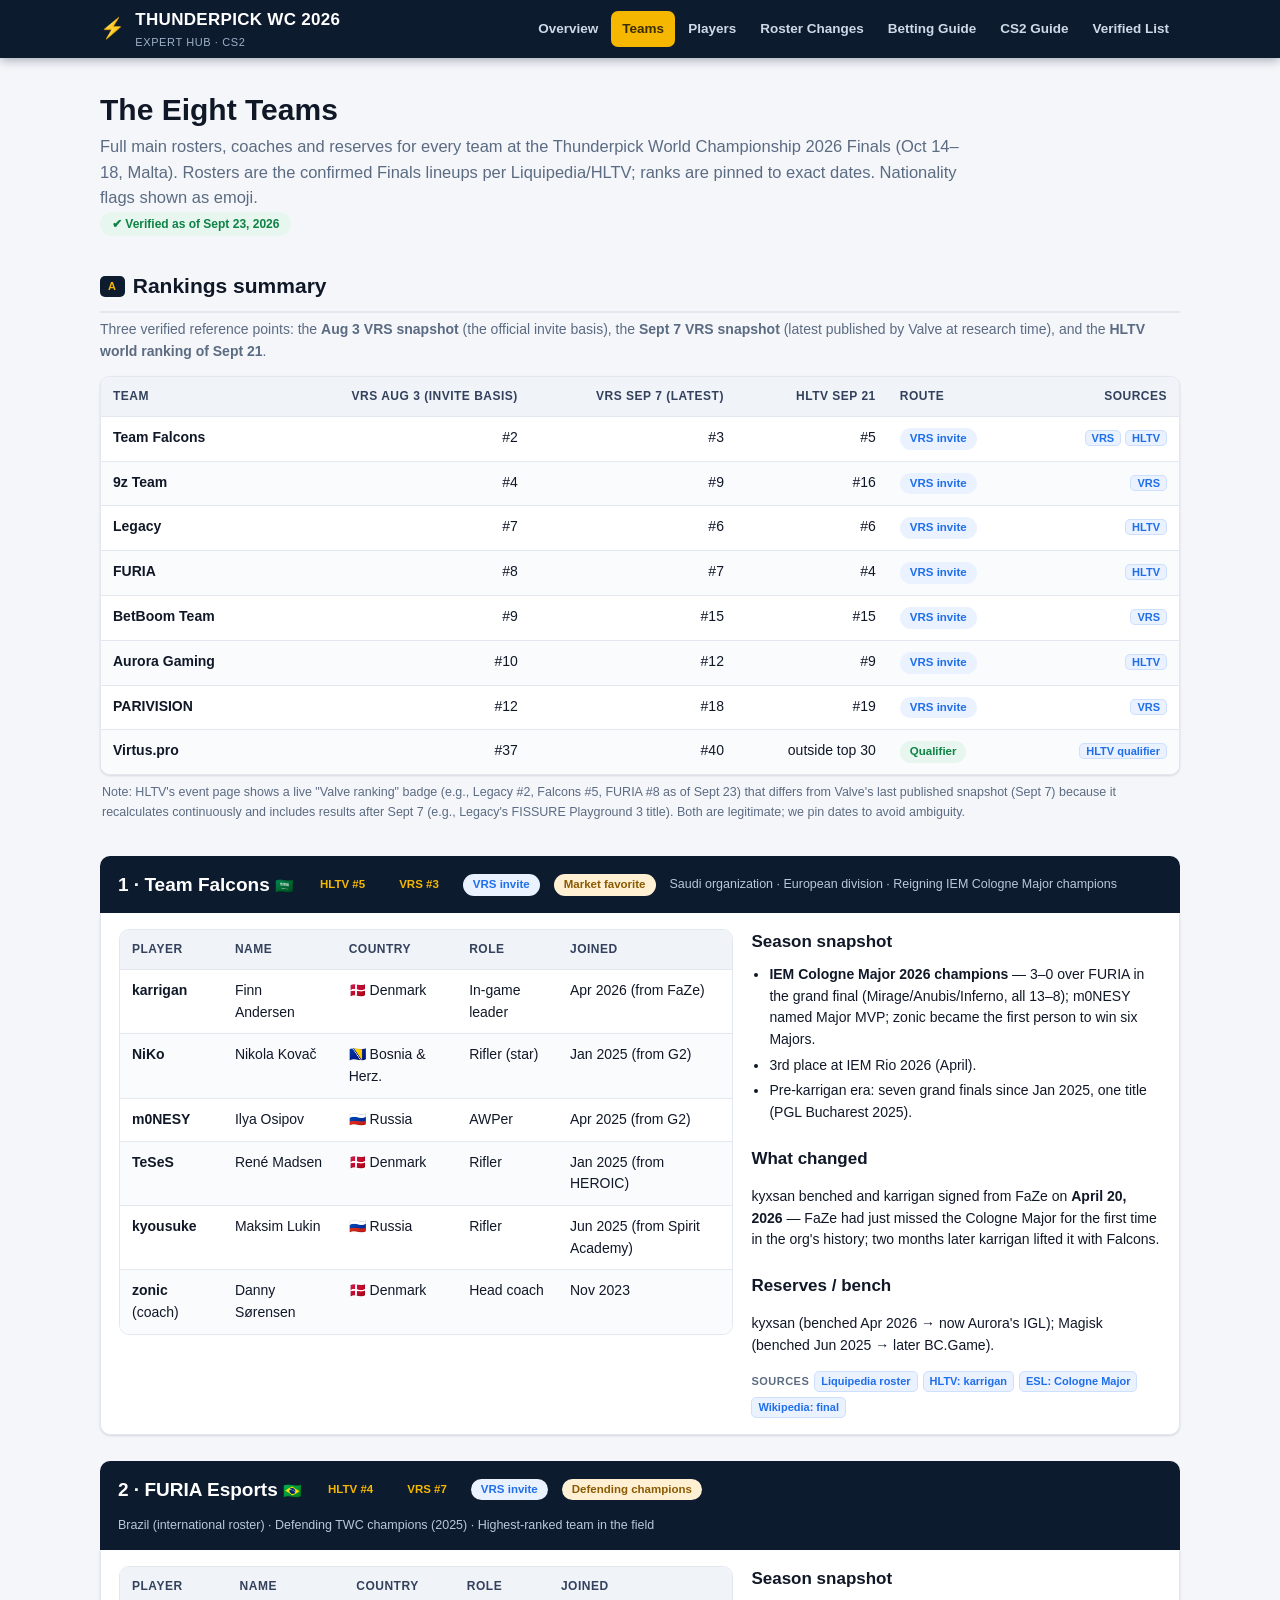
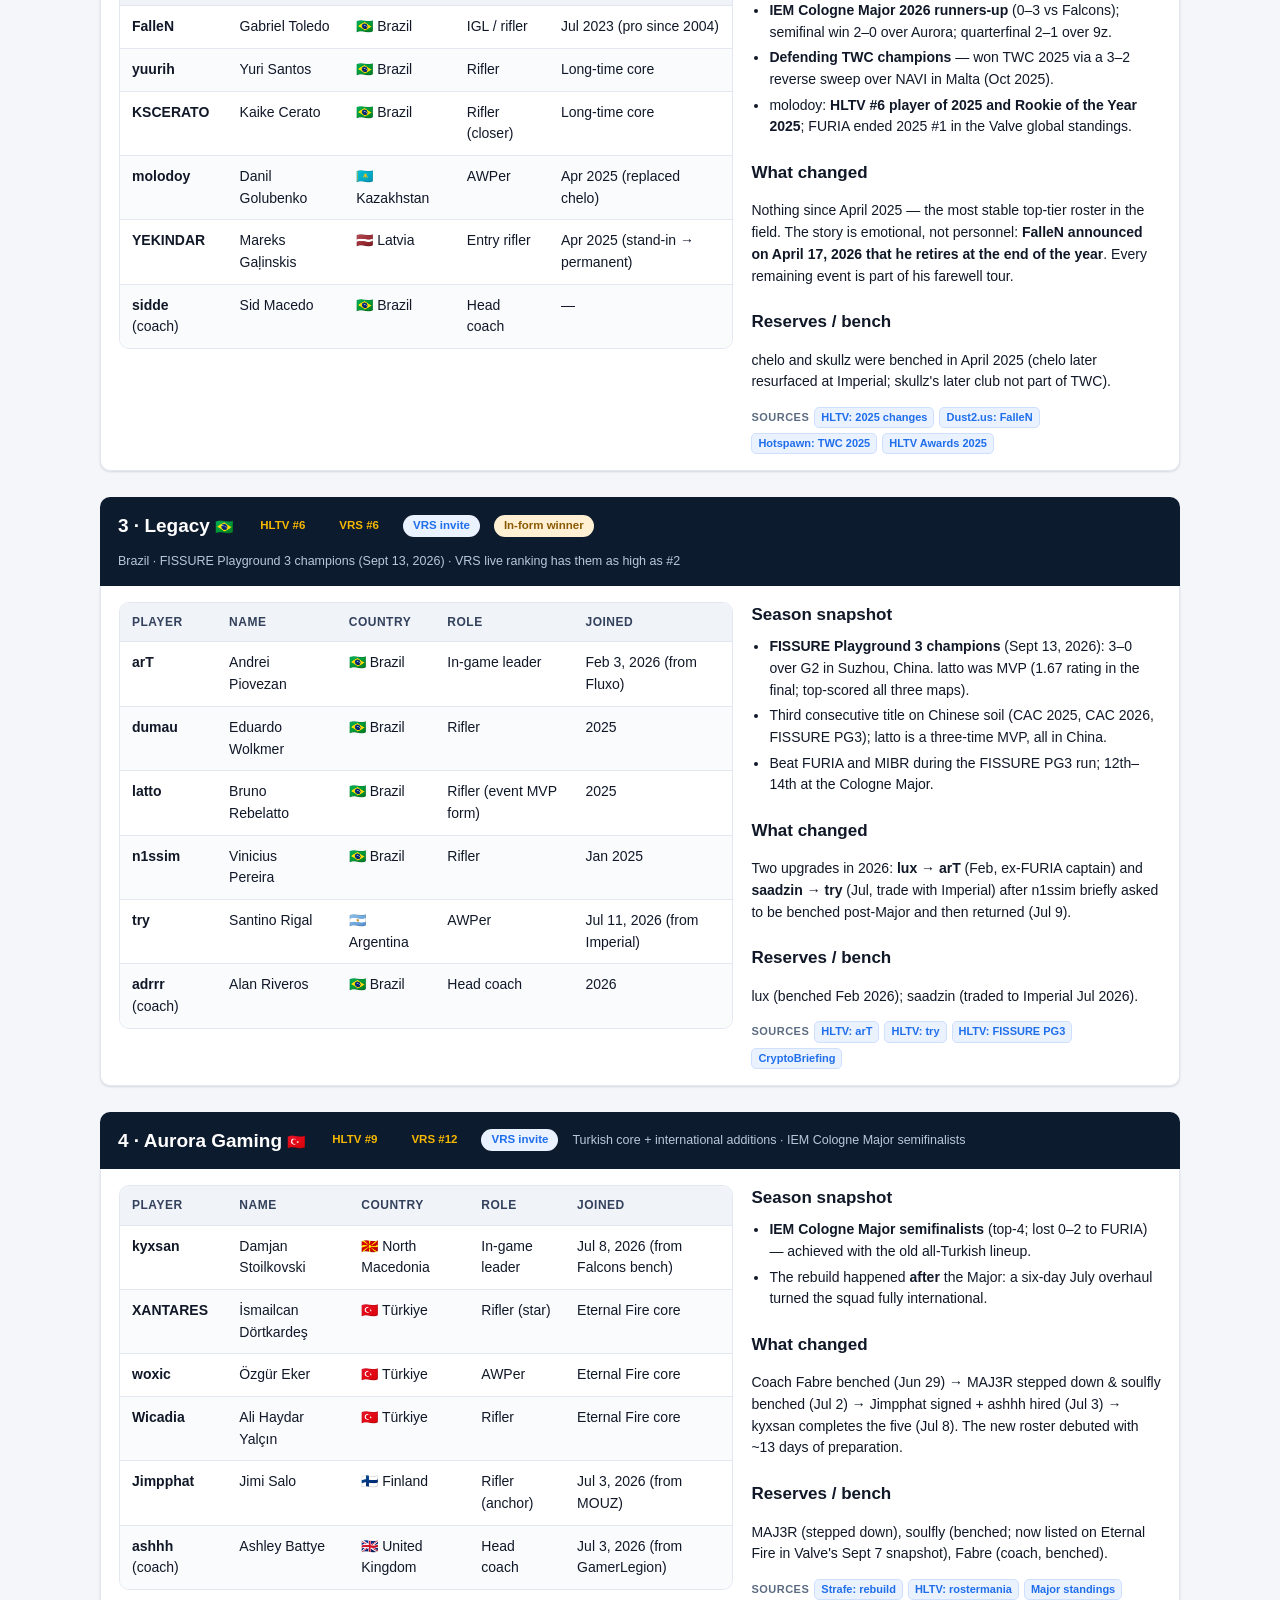
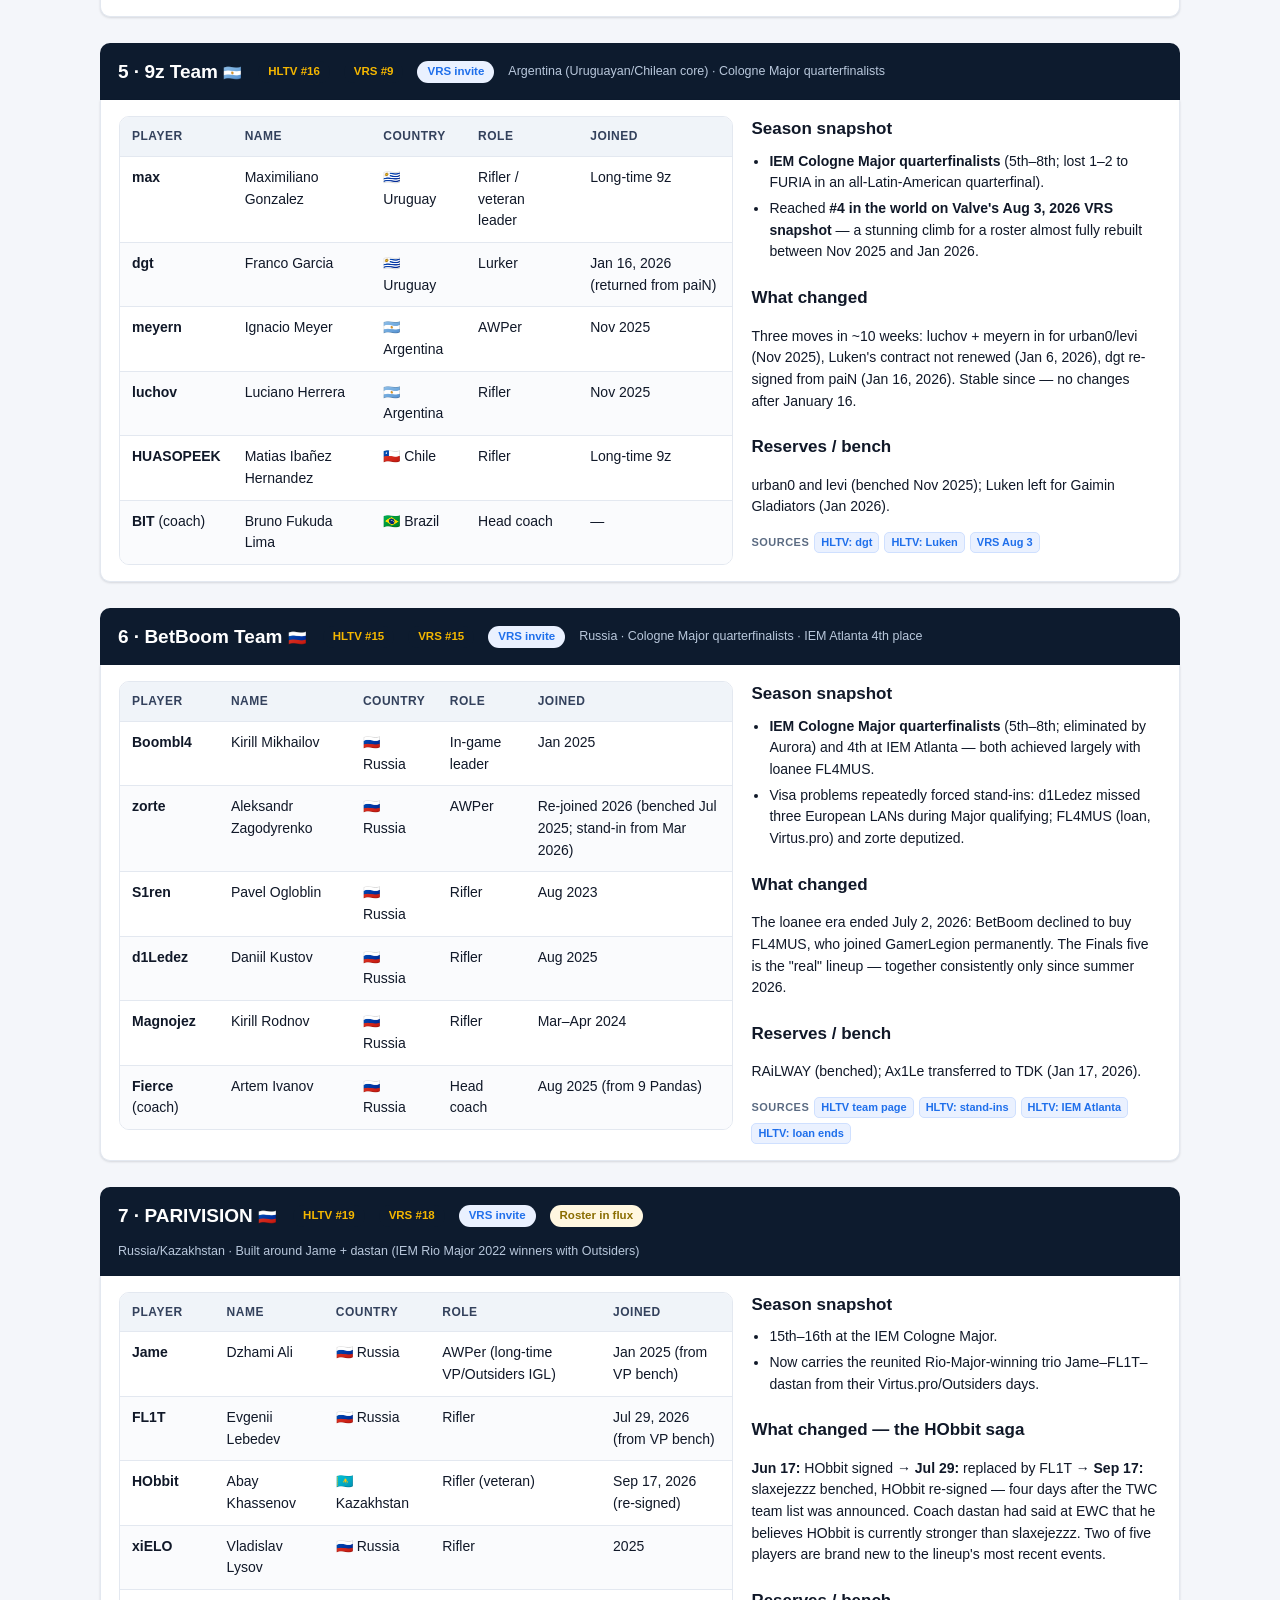
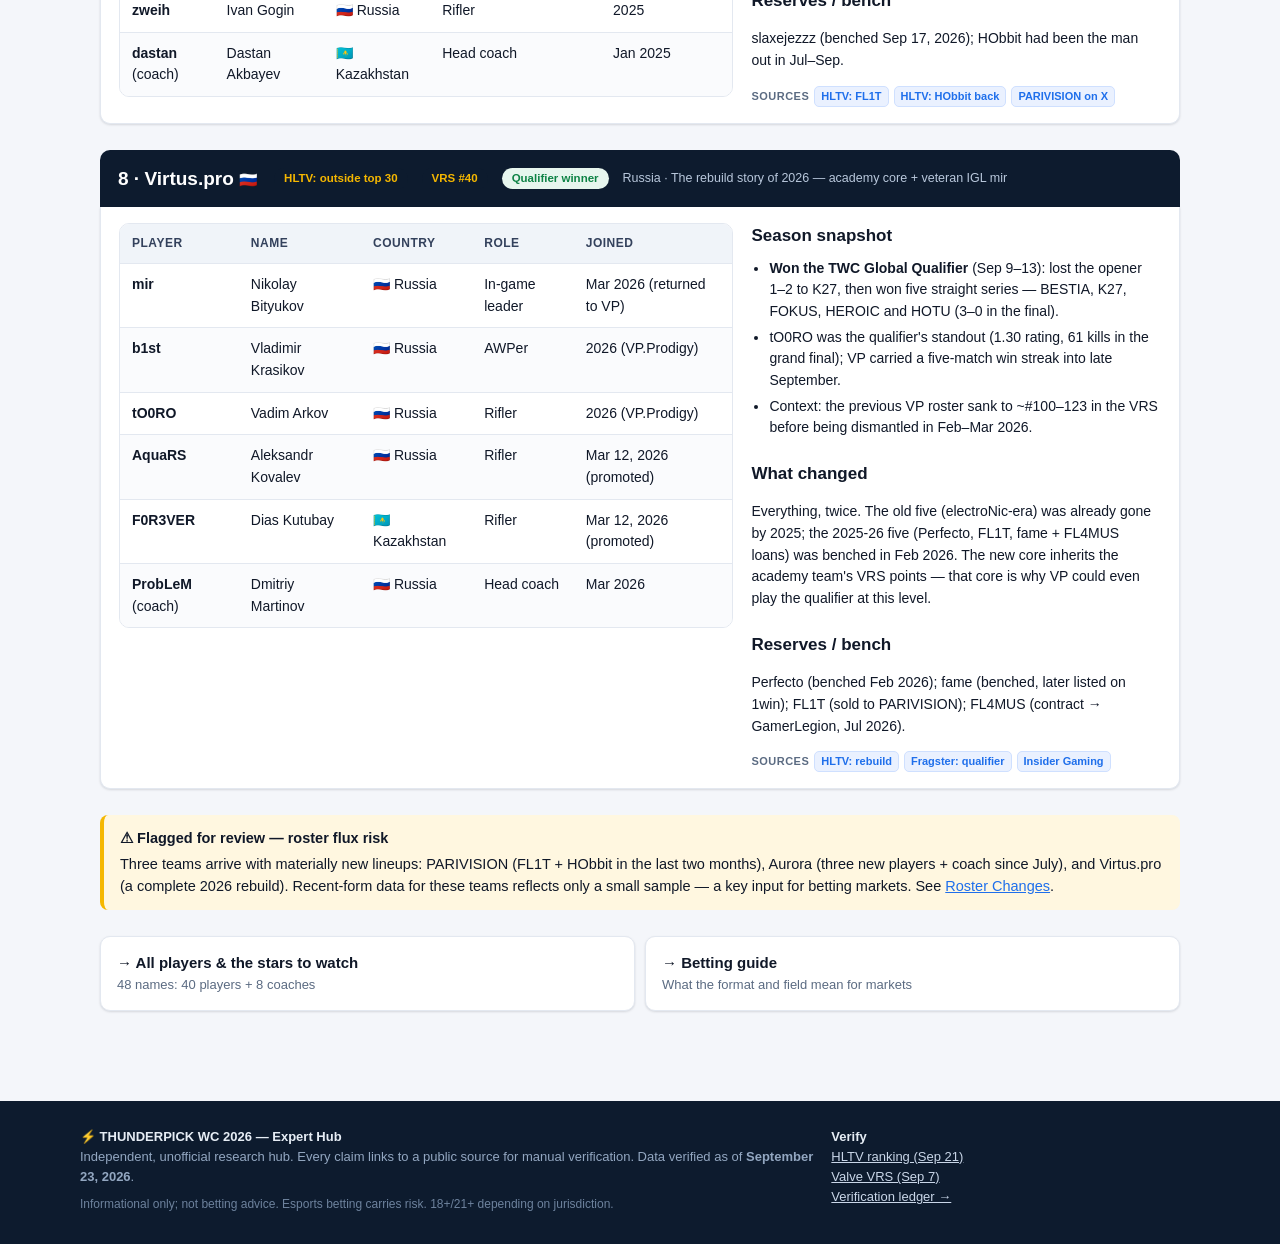
<file: docs/teams.html>
<!DOCTYPE html>
<html lang="en">
<head>
<meta charset="UTF-8">
<meta name="viewport" content="width=device-width, initial-scale=1.0">
<title>Teams &amp; Rosters — Thunderpick World Championship 2026 · Expert Hub</title>
<meta name="description" content="The 8 teams at the Thunderpick World Championship 2026: full verified rosters, coaches, rankings, season form and bench/reserve status — every fact sourced.">
<link rel="stylesheet" href="assets/style.css">
</head>
<body>

<header class="site-header">
  <nav class="nav-inner" aria-label="Main">
    <a class="brand" href="index.html"><span class="bolt">⚡</span><span>THUNDERPICK WC 2026<small>EXPERT HUB · CS2</small></span></a>
    <div class="nav-links">
      <a href="index.html">Overview</a>
      <a href="teams.html" class="active">Teams</a>
      <a href="players.html">Players</a>
      <a href="roster-changes.html">Roster Changes</a>
      <a href="betting-guide.html">Betting Guide</a>
      <a href="cs2-guide.html">CS2 Guide</a>
      <a href="master-list.html">Verified List</a>
    </div>
  </nav>
</header>

<main>

<div class="page-head">
  <h1>The Eight Teams</h1>
  <p class="lede">Full main rosters, coaches and reserves for every team at the Thunderpick World Championship 2026 Finals (Oct 14–18, Malta). Rosters are the confirmed Finals lineups per Liquipedia/HLTV; ranks are pinned to exact dates. Nationality flags shown as emoji.</p>
  <span class="updated">✔ Verified as of Sept 23, 2026</span>
</div>

<div class="section">
  <h2><span class="sec-tag">A</span>Rankings summary</h2>
  <p class="sub">Three verified reference points: the <b>Aug 3 VRS snapshot</b> (the official invite basis), the <b>Sept 7 VRS snapshot</b> (latest published by Valve at research time), and the <b>HLTV world ranking of Sept 21</b>.</p>
  <div class="table-wrap">
    <table>
      <thead><tr><th>Team</th><th class="num">VRS Aug 3 (invite basis)</th><th class="num">VRS Sep 7 (latest)</th><th class="num">HLTV Sep 21</th><th>Route</th><th class="num">Sources</th></tr></thead>
      <tbody>
        <tr><td><b>Team Falcons</b></td><td class="num">#2</td><td class="num">#3</td><td class="num">#5</td><td><span class="badge invite">VRS invite</span></td><td class="num"><a class="src" href="https://github.com/ValveSoftware/counter-strike_regional_standings/blob/main/invitation/2026/standings_global_2026_08_03.md" target="_blank" rel="noopener">VRS</a> <a class="src" href="https://www.hltv.org/ranking/teams/2026/september/21" target="_blank" rel="noopener">HLTV</a></td></tr>
        <tr><td><b>9z Team</b></td><td class="num">#4</td><td class="num">#9</td><td class="num">#16</td><td><span class="badge invite">VRS invite</span></td><td class="num"><a class="src" href="https://github.com/ValveSoftware/counter-strike_regional_standings/blob/main/invitation/2026/standings_global_2026_09_07.md" target="_blank" rel="noopener">VRS</a></td></tr>
        <tr><td><b>Legacy</b></td><td class="num">#7</td><td class="num">#6</td><td class="num">#6</td><td><span class="badge invite">VRS invite</span></td><td class="num"><a class="src" href="https://www.hltv.org/ranking/teams/2026/september/21" target="_blank" rel="noopener">HLTV</a></td></tr>
        <tr><td><b>FURIA</b></td><td class="num">#8</td><td class="num">#7</td><td class="num">#4</td><td><span class="badge invite">VRS invite</span></td><td class="num"><a class="src" href="https://www.hltv.org/ranking/teams/2026/september/21" target="_blank" rel="noopener">HLTV</a></td></tr>
        <tr><td><b>BetBoom Team</b></td><td class="num">#9</td><td class="num">#15</td><td class="num">#15</td><td><span class="badge invite">VRS invite</span></td><td class="num"><a class="src" href="https://github.com/ValveSoftware/counter-strike_regional_standings/blob/main/invitation/2026/standings_global_2026_09_07.md" target="_blank" rel="noopener">VRS</a></td></tr>
        <tr><td><b>Aurora Gaming</b></td><td class="num">#10</td><td class="num">#12</td><td class="num">#9</td><td><span class="badge invite">VRS invite</span></td><td class="num"><a class="src" href="https://www.hltv.org/ranking/teams/2026/september/21" target="_blank" rel="noopener">HLTV</a></td></tr>
        <tr><td><b>PARIVISION</b></td><td class="num">#12</td><td class="num">#18</td><td class="num">#19</td><td><span class="badge invite">VRS invite</span></td><td class="num"><a class="src" href="https://github.com/ValveSoftware/counter-strike_regional_standings/blob/main/invitation/2026/standings_global_2026_09_07.md" target="_blank" rel="noopener">VRS</a></td></tr>
        <tr><td><b>Virtus.pro</b></td><td class="num">#37</td><td class="num">#40</td><td class="num">outside top 30</td><td><span class="badge qualifier">Qualifier</span></td><td class="num"><a class="src" href="https://www.hltv.org/events/9308/thunderpick-world-championship-2026-closed-qualifier" target="_blank" rel="noopener">HLTV qualifier</a></td></tr>
      </tbody>
    </table>
  </div>
  <p class="table-note">Note: HLTV's event page shows a live "Valve ranking" badge (e.g., Legacy #2, Falcons #5, FURIA #8 as of Sept 23) that differs from Valve's last published snapshot (Sept 7) because it recalculates continuously and includes results after Sept 7 (e.g., Legacy's FISSURE Playground 3 title). Both are legitimate; we pin dates to avoid ambiguity.</p>
</div>

<!-- ================= FALCONS ================= -->
<div class="team-block" id="falcons">
  <div class="team-head">
    <h3>1 · Team Falcons <span class="flag-emoji">🇸🇦</span></h3>
    <span class="badge rank">HLTV #5</span><span class="badge rank">VRS #3</span><span class="badge invite">VRS invite</span><span class="badge fav">Market favorite</span>
    <span class="route">Saudi organization · European division · Reigning IEM Cologne Major champions</span>
  </div>
  <div class="team-body">
    <div class="team-cols">
      <div>
        <div class="table-wrap" style="box-shadow:none;">
          <table>
            <thead><tr><th>Player</th><th>Name</th><th>Country</th><th>Role</th><th>Joined</th></tr></thead>
            <tbody>
              <tr><td><b>karrigan</b></td><td>Finn Andersen</td><td>🇩🇰 Denmark</td><td>In-game leader</td><td>Apr 2026 (from FaZe)</td></tr>
              <tr><td><b>NiKo</b></td><td>Nikola Kovač</td><td>🇧🇦 Bosnia &amp; Herz.</td><td>Rifler (star)</td><td>Jan 2025 (from G2)</td></tr>
              <tr><td><b>m0NESY</b></td><td>Ilya Osipov</td><td>🇷🇺 Russia</td><td>AWPer</td><td>Apr 2025 (from G2)</td></tr>
              <tr><td><b>TeSeS</b></td><td>René Madsen</td><td>🇩🇰 Denmark</td><td>Rifler</td><td>Jan 2025 (from HEROIC)</td></tr>
              <tr><td><b>kyousuke</b></td><td>Maksim Lukin</td><td>🇷🇺 Russia</td><td>Rifler</td><td>Jun 2025 (from Spirit Academy)</td></tr>
              <tr><td><b>zonic</b> (coach)</td><td>Danny Sørensen</td><td>🇩🇰 Denmark</td><td>Head coach</td><td>Nov 2023</td></tr>
            </tbody>
          </table>
        </div>
      </div>
      <div>
        <h3 style="margin-top:0;">Season snapshot</h3>
        <ul class="mini-list">
          <li><b>IEM Cologne Major 2026 champions</b> — 3–0 over FURIA in the grand final (Mirage/Anubis/Inferno, all 13–8); m0NESY named Major MVP; zonic became the first person to win six Majors.</li>
          <li>3rd place at IEM Rio 2026 (April).</li>
          <li>Pre-karrigan era: seven grand finals since Jan 2025, one title (PGL Bucharest 2025).</li>
        </ul>
        <h3>What changed</h3>
        <p style="font-size:14px;">kyxsan benched and karrigan signed from FaZe on <b>April 20, 2026</b> — FaZe had just missed the Cologne Major for the first time in the org's history; two months later karrigan lifted it with Falcons.</p>
        <h3>Reserves / bench</h3>
        <p style="font-size:14px;">kyxsan (benched Apr 2026 → now Aurora's IGL); Magisk (benched Jun 2025 → later BC.Game).</p>
        <div class="srcs"><span class="lbl">Sources</span>
          <a class="src" href="https://liquipedia.net/counterstrike/Thunderpick/World_Championship/2026" target="_blank" rel="noopener">Liquipedia roster</a>
          <a class="src" href="https://www.hltv.org/news/44428/falcons-confirm-karrigan-signing" target="_blank" rel="noopener">HLTV: karrigan</a>
          <a class="src" href="https://eslfaceitgroup.com/press/intel-extreme-masters-cologne-2026-major-breaks-records-as-the-most-watched-counter-strike-tournament-of-all-time/" target="_blank" rel="noopener">ESL: Cologne Major</a>
          <a class="src" href="https://en.wikipedia.org/wiki/IEM_Cologne_Major_2026" target="_blank" rel="noopener">Wikipedia: final</a>
        </div>
      </div>
    </div>
  </div>
</div>

<!-- ================= FURIA ================= -->
<div class="team-block" id="furia">
  <div class="team-head">
    <h3>2 · FURIA Esports <span class="flag-emoji">🇧🇷</span></h3>
    <span class="badge rank">HLTV #4</span><span class="badge rank">VRS #7</span><span class="badge invite">VRS invite</span><span class="badge fav">Defending champions</span>
    <span class="route">Brazil (international roster) · Defending TWC champions (2025) · Highest-ranked team in the field</span>
  </div>
  <div class="team-body">
    <div class="team-cols">
      <div>
        <div class="table-wrap" style="box-shadow:none;">
          <table>
            <thead><tr><th>Player</th><th>Name</th><th>Country</th><th>Role</th><th>Joined</th></tr></thead>
            <tbody>
              <tr><td><b>FalleN</b></td><td>Gabriel Toledo</td><td>🇧🇷 Brazil</td><td>IGL / rifler</td><td>Jul 2023 (pro since 2004)</td></tr>
              <tr><td><b>yuurih</b></td><td>Yuri Santos</td><td>🇧🇷 Brazil</td><td>Rifler</td><td>Long-time core</td></tr>
              <tr><td><b>KSCERATO</b></td><td>Kaike Cerato</td><td>🇧🇷 Brazil</td><td>Rifler (closer)</td><td>Long-time core</td></tr>
              <tr><td><b>molodoy</b></td><td>Danil Golubenko</td><td>🇰🇿 Kazakhstan</td><td>AWPer</td><td>Apr 2025 (replaced chelo)</td></tr>
              <tr><td><b>YEKINDAR</b></td><td>Mareks Gaļinskis</td><td>🇱🇻 Latvia</td><td>Entry rifler</td><td>Apr 2025 (stand-in → permanent)</td></tr>
              <tr><td><b>sidde</b> (coach)</td><td>Sid Macedo</td><td>🇧🇷 Brazil</td><td>Head coach</td><td>—</td></tr>
            </tbody>
          </table>
        </div>
      </div>
      <div>
        <h3 style="margin-top:0;">Season snapshot</h3>
        <ul class="mini-list">
          <li><b>IEM Cologne Major 2026 runners-up</b> (0–3 vs Falcons); semifinal win 2–0 over Aurora; quarterfinal 2–1 over 9z.</li>
          <li><b>Defending TWC champions</b> — won TWC 2025 via a 3–2 reverse sweep over NAVI in Malta (Oct 2025).</li>
          <li>molodoy: <b>HLTV #6 player of 2025 and Rookie of the Year 2025</b>; FURIA ended 2025 #1 in the Valve global standings.</li>
        </ul>
        <h3>What changed</h3>
        <p style="font-size:14px;">Nothing since April 2025 — the most stable top-tier roster in the field. The story is emotional, not personnel: <b>FalleN announced on April 17, 2026 that he retires at the end of the year</b>. Every remaining event is part of his farewell tour.</p>
        <h3>Reserves / bench</h3>
        <p style="font-size:14px;">chelo and skullz were benched in April 2025 (chelo later resurfaced at Imperial; skullz's later club not part of TWC).</p>
        <div class="srcs"><span class="lbl">Sources</span>
          <a class="src" href="https://www.hltv.org/news/41512/furia-bench-skullz-add-yekindar-as-stand-in" target="_blank" rel="noopener">HLTV: 2025 changes</a>
          <a class="src" href="https://www.dust2.us/news/72948/breaking-fallen-announces-retirement-on-stage-at-iem-rio" target="_blank" rel="noopener">Dust2.us: FalleN</a>
          <a class="src" href="https://www.hotspawn.com/counter-strike/news/furia-reverse-sweep-navi-to-win-thunderpick-world-championship-2025" target="_blank" rel="noopener">Hotspawn: TWC 2025</a>
          <a class="src" href="https://esports-news.co.uk/2026/01/12/hltv-awards-all-winners-cs2-2025/" target="_blank" rel="noopener">HLTV Awards 2025</a>
        </div>
      </div>
    </div>
  </div>
</div>

<!-- ================= LEGACY ================= -->
<div class="team-block" id="legacy">
  <div class="team-head">
    <h3>3 · Legacy <span class="flag-emoji">🇧🇷</span></h3>
    <span class="badge rank">HLTV #6</span><span class="badge rank">VRS #6</span><span class="badge invite">VRS invite</span><span class="badge fav">In-form winner</span>
    <span class="route">Brazil · FISSURE Playground 3 champions (Sept 13, 2026) · VRS live ranking has them as high as #2</span>
  </div>
  <div class="team-body">
    <div class="team-cols">
      <div>
        <div class="table-wrap" style="box-shadow:none;">
          <table>
            <thead><tr><th>Player</th><th>Name</th><th>Country</th><th>Role</th><th>Joined</th></tr></thead>
            <tbody>
              <tr><td><b>arT</b></td><td>Andrei Piovezan</td><td>🇧🇷 Brazil</td><td>In-game leader</td><td>Feb 3, 2026 (from Fluxo)</td></tr>
              <tr><td><b>dumau</b></td><td>Eduardo Wolkmer</td><td>🇧🇷 Brazil</td><td>Rifler</td><td>2025</td></tr>
              <tr><td><b>latto</b></td><td>Bruno Rebelatto</td><td>🇧🇷 Brazil</td><td>Rifler (event MVP form)</td><td>2025</td></tr>
              <tr><td><b>n1ssim</b></td><td>Vinicius Pereira</td><td>🇧🇷 Brazil</td><td>Rifler</td><td>Jan 2025</td></tr>
              <tr><td><b>try</b></td><td>Santino Rigal</td><td>🇦🇷 Argentina</td><td>AWPer</td><td>Jul 11, 2026 (from Imperial)</td></tr>
              <tr><td><b>adrrr</b> (coach)</td><td>Alan Riveros</td><td>🇧🇷 Brazil</td><td>Head coach</td><td>2026</td></tr>
            </tbody>
          </table>
        </div>
      </div>
      <div>
        <h3 style="margin-top:0;">Season snapshot</h3>
        <ul class="mini-list">
          <li><b>FISSURE Playground 3 champions</b> (Sept 13, 2026): 3–0 over G2 in Suzhou, China. latto was MVP (1.67 rating in the final; top-scored all three maps).</li>
          <li>Third consecutive title on Chinese soil (CAC 2025, CAC 2026, FISSURE PG3); latto is a three-time MVP, all in China.</li>
          <li>Beat FURIA and MIBR during the FISSURE PG3 run; 12th–14th at the Cologne Major.</li>
        </ul>
        <h3>What changed</h3>
        <p style="font-size:14px;">Two upgrades in 2026: <b>lux → arT</b> (Feb, ex-FURIA captain) and <b>saadzin → try</b> (Jul, trade with Imperial) after n1ssim briefly asked to be benched post-Major and then returned (Jul 9).</p>
        <h3>Reserves / bench</h3>
        <p style="font-size:14px;">lux (benched Feb 2026); saadzin (traded to Imperial Jul 2026).</p>
        <div class="srcs"><span class="lbl">Sources</span>
          <a class="src" href="https://www.hltv.org/news/43812/official-legacy-sign-art" target="_blank" rel="noopener">HLTV: arT</a>
          <a class="src" href="https://www.hltv.org/news/45114/official-legacy-sign-try" target="_blank" rel="noopener">HLTV: try</a>
          <a class="src" href="https://www.hltv.org/news/45509/legacy-sweep-g2-to-lift-fissure-playground-3-trophy" target="_blank" rel="noopener">HLTV: FISSURE PG3</a>
          <a class="src" href="https://cryptobriefing.com/legacy-defeats-g2-fissure-playground-3/" target="_blank" rel="noopener">CryptoBriefing</a>
        </div>
      </div>
    </div>
  </div>
</div>

<!-- ================= AURORA ================= -->
<div class="team-block" id="aurora">
  <div class="team-head">
    <h3>4 · Aurora Gaming <span class="flag-emoji">🇹🇷</span></h3>
    <span class="badge rank">HLTV #9</span><span class="badge rank">VRS #12</span><span class="badge invite">VRS invite</span>
    <span class="route">Turkish core + international additions · IEM Cologne Major semifinalists</span>
  </div>
  <div class="team-body">
    <div class="team-cols">
      <div>
        <div class="table-wrap" style="box-shadow:none;">
          <table>
            <thead><tr><th>Player</th><th>Name</th><th>Country</th><th>Role</th><th>Joined</th></tr></thead>
            <tbody>
              <tr><td><b>kyxsan</b></td><td>Damjan Stoilkovski</td><td>🇲🇰 North Macedonia</td><td>In-game leader</td><td>Jul 8, 2026 (from Falcons bench)</td></tr>
              <tr><td><b>XANTARES</b></td><td>İsmailcan Dörtkardeş</td><td>🇹🇷 Türkiye</td><td>Rifler (star)</td><td>Eternal Fire core</td></tr>
              <tr><td><b>woxic</b></td><td>Özgür Eker</td><td>🇹🇷 Türkiye</td><td>AWPer</td><td>Eternal Fire core</td></tr>
              <tr><td><b>Wicadia</b></td><td>Ali Haydar Yalçın</td><td>🇹🇷 Türkiye</td><td>Rifler</td><td>Eternal Fire core</td></tr>
              <tr><td><b>Jimpphat</b></td><td>Jimi Salo</td><td>🇫🇮 Finland</td><td>Rifler (anchor)</td><td>Jul 3, 2026 (from MOUZ)</td></tr>
              <tr><td><b>ashhh</b> (coach)</td><td>Ashley Battye</td><td>🇬🇧 United Kingdom</td><td>Head coach</td><td>Jul 3, 2026 (from GamerLegion)</td></tr>
            </tbody>
          </table>
        </div>
      </div>
      <div>
        <h3 style="margin-top:0;">Season snapshot</h3>
        <ul class="mini-list">
          <li><b>IEM Cologne Major semifinalists</b> (top-4; lost 0–2 to FURIA) — achieved with the old all-Turkish lineup.</li>
          <li>The rebuild happened <b>after</b> the Major: a six-day July overhaul turned the squad fully international.</li>
        </ul>
        <h3>What changed</h3>
        <p style="font-size:14px;">Coach Fabre benched (Jun 29) → MAJ3R stepped down &amp; soulfly benched (Jul 2) → Jimpphat signed + ashhh hired (Jul 3) → kyxsan completes the five (Jul 8). The new roster debuted with ~13 days of preparation.</p>
        <h3>Reserves / bench</h3>
        <p style="font-size:14px;">MAJ3R (stepped down), soulfly (benched; now listed on Eternal Fire in Valve's Sept 7 snapshot), Fabre (coach, benched).</p>
        <div class="srcs"><span class="lbl">Sources</span>
          <a class="src" href="https://www.strafe.com/news/read/aurora-locks-in-new-cs2-roster-with-kyxsan-and-jimpphat/" target="_blank" rel="noopener">Strafe: rebuild</a>
          <a class="src" href="https://www.hltv.org/news/44998/summer-2026-rostermania-as-it-happened" target="_blank" rel="noopener">HLTV: rostermania</a>
          <a class="src" href="https://en.wikipedia.org/wiki/IEM_Cologne_Major_2026" target="_blank" rel="noopener">Major standings</a>
        </div>
      </div>
    </div>
  </div>
</div>

<!-- ================= 9Z ================= -->
<div class="team-block" id="9z">
  <div class="team-head">
    <h3>5 · 9z Team <span class="flag-emoji">🇦🇷</span></h3>
    <span class="badge rank">HLTV #16</span><span class="badge rank">VRS #9</span><span class="badge invite">VRS invite</span>
    <span class="route">Argentina (Uruguayan/Chilean core) · Cologne Major quarterfinalists</span>
  </div>
  <div class="team-body">
    <div class="team-cols">
      <div>
        <div class="table-wrap" style="box-shadow:none;">
          <table>
            <thead><tr><th>Player</th><th>Name</th><th>Country</th><th>Role</th><th>Joined</th></tr></thead>
            <tbody>
              <tr><td><b>max</b></td><td>Maximiliano Gonzalez</td><td>🇺🇾 Uruguay</td><td>Rifler / veteran leader</td><td>Long-time 9z</td></tr>
              <tr><td><b>dgt</b></td><td>Franco Garcia</td><td>🇺🇾 Uruguay</td><td>Lurker</td><td>Jan 16, 2026 (returned from paiN)</td></tr>
              <tr><td><b>meyern</b></td><td>Ignacio Meyer</td><td>🇦🇷 Argentina</td><td>AWPer</td><td>Nov 2025</td></tr>
              <tr><td><b>luchov</b></td><td>Luciano Herrera</td><td>🇦🇷 Argentina</td><td>Rifler</td><td>Nov 2025</td></tr>
              <tr><td><b>HUASOPEEK</b></td><td>Matias Ibañez Hernandez</td><td>🇨🇱 Chile</td><td>Rifler</td><td>Long-time 9z</td></tr>
              <tr><td><b>BIT</b> (coach)</td><td>Bruno Fukuda Lima</td><td>🇧🇷 Brazil</td><td>Head coach</td><td>—</td></tr>
            </tbody>
          </table>
        </div>
      </div>
      <div>
        <h3 style="margin-top:0;">Season snapshot</h3>
        <ul class="mini-list">
          <li><b>IEM Cologne Major quarterfinalists</b> (5th–8th; lost 1–2 to FURIA in an all-Latin-American quarterfinal).</li>
          <li>Reached <b>#4 in the world on Valve's Aug 3, 2026 VRS snapshot</b> — a stunning climb for a roster almost fully rebuilt between Nov 2025 and Jan 2026.</li>
        </ul>
        <h3>What changed</h3>
        <p style="font-size:14px;">Three moves in ~10 weeks: luchov + meyern in for urban0/levi (Nov 2025), Luken's contract not renewed (Jan 6, 2026), dgt re-signed from paiN (Jan 16, 2026). Stable since — no changes after January 16.</p>
        <h3>Reserves / bench</h3>
        <p style="font-size:14px;">urban0 and levi (benched Nov 2025); Luken left for Gaimin Gladiators (Jan 2026).</p>
        <div class="srcs"><span class="lbl">Sources</span>
          <a class="src" href="https://www.hltv.org/news/43643/dgt-returns-to-9z" target="_blank" rel="noopener">HLTV: dgt</a>
          <a class="src" href="https://www.hltv.org/news/43581/luken-departs-9z" target="_blank" rel="noopener">HLTV: Luken</a>
          <a class="src" href="https://github.com/ValveSoftware/counter-strike_regional_standings/blob/main/invitation/2026/standings_global_2026_08_03.md" target="_blank" rel="noopener">VRS Aug 3</a>
        </div>
      </div>
    </div>
  </div>
</div>

<!-- ================= BETBOOM ================= -->
<div class="team-block" id="betboom">
  <div class="team-head">
    <h3>6 · BetBoom Team <span class="flag-emoji">🇷🇺</span></h3>
    <span class="badge rank">HLTV #15</span><span class="badge rank">VRS #15</span><span class="badge invite">VRS invite</span>
    <span class="route">Russia · Cologne Major quarterfinalists · IEM Atlanta 4th place</span>
  </div>
  <div class="team-body">
    <div class="team-cols">
      <div>
        <div class="table-wrap" style="box-shadow:none;">
          <table>
            <thead><tr><th>Player</th><th>Name</th><th>Country</th><th>Role</th><th>Joined</th></tr></thead>
            <tbody>
              <tr><td><b>Boombl4</b></td><td>Kirill Mikhailov</td><td>🇷🇺 Russia</td><td>In-game leader</td><td>Jan 2025</td></tr>
              <tr><td><b>zorte</b></td><td>Aleksandr Zagodyrenko</td><td>🇷🇺 Russia</td><td>AWPer</td><td>Re-joined 2026 (benched Jul 2025; stand-in from Mar 2026)</td></tr>
              <tr><td><b>S1ren</b></td><td>Pavel Ogloblin</td><td>🇷🇺 Russia</td><td>Rifler</td><td>Aug 2023</td></tr>
              <tr><td><b>d1Ledez</b></td><td>Daniil Kustov</td><td>🇷🇺 Russia</td><td>Rifler</td><td>Aug 2025</td></tr>
              <tr><td><b>Magnojez</b></td><td>Kirill Rodnov</td><td>🇷🇺 Russia</td><td>Rifler</td><td>Mar–Apr 2024</td></tr>
              <tr><td><b>Fierce</b> (coach)</td><td>Artem Ivanov</td><td>🇷🇺 Russia</td><td>Head coach</td><td>Aug 2025 (from 9 Pandas)</td></tr>
            </tbody>
          </table>
        </div>
      </div>
      <div>
        <h3 style="margin-top:0;">Season snapshot</h3>
        <ul class="mini-list">
          <li><b>IEM Cologne Major quarterfinalists</b> (5th–8th; eliminated by Aurora) and 4th at IEM Atlanta — both achieved largely with loanee FL4MUS.</li>
          <li>Visa problems repeatedly forced stand-ins: d1Ledez missed three European LANs during Major qualifying; FL4MUS (loan, Virtus.pro) and zorte deputized.</li>
        </ul>
        <h3>What changed</h3>
        <p style="font-size:14px;">The loanee era ended July 2, 2026: BetBoom declined to buy FL4MUS, who joined GamerLegion permanently. The Finals five is the "real" lineup — together consistently only since summer 2026.</p>
        <h3>Reserves / bench</h3>
        <p style="font-size:14px;">RAiLWAY (benched); Ax1Le transferred to TDK (Jan 17, 2026).</p>
        <div class="srcs"><span class="lbl">Sources</span>
          <a class="src" href="https://www.hltv.org/team/12394/betboom" target="_blank" rel="noopener">HLTV team page</a>
          <a class="src" href="https://www.hltv.org/news/44170/betboom-to-field-fl4mus-and-zorte-as-stand-ins-at-upcoming-lans-due-to-visa-issues" target="_blank" rel="noopener">HLTV: stand-ins</a>
          <a class="src" href="https://www.hltv.org/news/44459/fl4mus-to-play-with-betboom-at-iem-atlanta" target="_blank" rel="noopener">HLTV: IEM Atlanta</a>
          <a class="src" href="https://www.hltv.org/news/45019/short-news-week-26" target="_blank" rel="noopener">HLTV: loan ends</a>
        </div>
      </div>
    </div>
  </div>
</div>

<!-- ================= PARIVISION ================= -->
<div class="team-block" id="parivision">
  <div class="team-head">
    <h3>7 · PARIVISION <span class="flag-emoji">🇷🇺</span></h3>
    <span class="badge rank">HLTV #19</span><span class="badge rank">VRS #18</span><span class="badge invite">VRS invite</span><span class="badge warn">Roster in flux</span>
    <span class="route">Russia/Kazakhstan · Built around Jame + dastan (IEM Rio Major 2022 winners with Outsiders)</span>
  </div>
  <div class="team-body">
    <div class="team-cols">
      <div>
        <div class="table-wrap" style="box-shadow:none;">
          <table>
            <thead><tr><th>Player</th><th>Name</th><th>Country</th><th>Role</th><th>Joined</th></tr></thead>
            <tbody>
              <tr><td><b>Jame</b></td><td>Dzhami Ali</td><td>🇷🇺 Russia</td><td>AWPer (long-time VP/Outsiders IGL)</td><td>Jan 2025 (from VP bench)</td></tr>
              <tr><td><b>FL1T</b></td><td>Evgenii Lebedev</td><td>🇷🇺 Russia</td><td>Rifler</td><td>Jul 29, 2026 (from VP bench)</td></tr>
              <tr><td><b>HObbit</b></td><td>Abay Khassenov</td><td>🇰🇿 Kazakhstan</td><td>Rifler (veteran)</td><td>Sep 17, 2026 (re-signed)</td></tr>
              <tr><td><b>xiELO</b></td><td>Vladislav Lysov</td><td>🇷🇺 Russia</td><td>Rifler</td><td>2025</td></tr>
              <tr><td><b>zweih</b></td><td>Ivan Gogin</td><td>🇷🇺 Russia</td><td>Rifler</td><td>2025</td></tr>
              <tr><td><b>dastan</b> (coach)</td><td>Dastan Akbayev</td><td>🇰🇿 Kazakhstan</td><td>Head coach</td><td>Jan 2025</td></tr>
            </tbody>
          </table>
        </div>
      </div>
      <div>
        <h3 style="margin-top:0;">Season snapshot</h3>
        <ul class="mini-list">
          <li>15th–16th at the IEM Cologne Major.</li>
          <li>Now carries the reunited Rio-Major-winning trio Jame–FL1T–dastan from their Virtus.pro/Outsiders days.</li>
        </ul>
        <h3>What changed — the HObbit saga</h3>
        <p style="font-size:14px;"><b>Jun 17:</b> HObbit signed → <b>Jul 29:</b> replaced by FL1T → <b>Sep 17:</b> slaxejezzz benched, HObbit re-signed — four days after the TWC team list was announced. Coach dastan had said at EWC that he believes HObbit is currently stronger than slaxejezzz. Two of five players are brand new to the lineup's most recent events.</p>
        <h3>Reserves / bench</h3>
        <p style="font-size:14px;">slaxejezzz (benched Sep 17, 2026); HObbit had been the man out in Jul–Sep.</p>
        <div class="srcs"><span class="lbl">Sources</span>
          <a class="src" href="https://www.hltv.org/news/45200/parivision-sign-fl1t-to-replace-hobbit" target="_blank" rel="noopener">HLTV: FL1T</a>
          <a class="src" href="https://www.hltv.org/news/45534/parivision-replace-slaxejezzz-with-hobbit" target="_blank" rel="noopener">HLTV: HObbit back</a>
          <a class="src" href="https://x.com/parivisiongg/status/2100555617832149185" target="_blank" rel="noopener">PARIVISION on X</a>
        </div>
      </div>
    </div>
  </div>
</div>

<!-- ================= VIRTUS.PRO ================= -->
<div class="team-block" id="virtuspro">
  <div class="team-head">
    <h3>8 · Virtus.pro <span class="flag-emoji">🇷🇺</span></h3>
    <span class="badge rank">HLTV: outside top 30</span><span class="badge rank">VRS #40</span><span class="badge qualifier">Qualifier winner</span>
    <span class="route">Russia · The rebuild story of 2026 — academy core + veteran IGL mir</span>
  </div>
  <div class="team-body">
    <div class="team-cols">
      <div>
        <div class="table-wrap" style="box-shadow:none;">
          <table>
            <thead><tr><th>Player</th><th>Name</th><th>Country</th><th>Role</th><th>Joined</th></tr></thead>
            <tbody>
              <tr><td><b>mir</b></td><td>Nikolay Bityukov</td><td>🇷🇺 Russia</td><td>In-game leader</td><td>Mar 2026 (returned to VP)</td></tr>
              <tr><td><b>b1st</b></td><td>Vladimir Krasikov</td><td>🇷🇺 Russia</td><td>AWPer</td><td>2026 (VP.Prodigy)</td></tr>
              <tr><td><b>tO0RO</b></td><td>Vadim Arkov</td><td>🇷🇺 Russia</td><td>Rifler</td><td>2026 (VP.Prodigy)</td></tr>
              <tr><td><b>AquaRS</b></td><td>Aleksandr Kovalev</td><td>🇷🇺 Russia</td><td>Rifler</td><td>Mar 12, 2026 (promoted)</td></tr>
              <tr><td><b>F0R3VER</b></td><td>Dias Kutubay</td><td>🇰🇿 Kazakhstan</td><td>Rifler</td><td>Mar 12, 2026 (promoted)</td></tr>
              <tr><td><b>ProbLeM</b> (coach)</td><td>Dmitriy Martinov</td><td>🇷🇺 Russia</td><td>Head coach</td><td>Mar 2026</td></tr>
            </tbody>
          </table>
        </div>
      </div>
      <div>
        <h3 style="margin-top:0;">Season snapshot</h3>
        <ul class="mini-list">
          <li><b>Won the TWC Global Qualifier</b> (Sep 9–13): lost the opener 1–2 to K27, then won five straight series — BESTIA, K27, FOKUS, HEROIC and HOTU (3–0 in the final).</li>
          <li>tO0RO was the qualifier's standout (1.30 rating, 61 kills in the grand final); VP carried a five-match win streak into late September.</li>
          <li>Context: the previous VP roster sank to ~#100–123 in the VRS before being dismantled in Feb–Mar 2026.</li>
        </ul>
        <h3>What changed</h3>
        <p style="font-size:14px;">Everything, twice. The old five (electroNic-era) was already gone by 2025; the 2025-26 five (Perfecto, FL1T, fame + FL4MUS loans) was benched in Feb 2026. The new core inherits the academy team's VRS points — that core is why VP could even play the qualifier at this level.</p>
        <h3>Reserves / bench</h3>
        <p style="font-size:14px;">Perfecto (benched Feb 2026); fame (benched, later listed on 1win); FL1T (sold to PARIVISION); FL4MUS (contract → GamerLegion, Jul 2026).</p>
        <div class="srcs"><span class="lbl">Sources</span>
          <a class="src" href="https://www.hltv.org/news/44059/virtuspro-finalize-roster-with-academy-duo" target="_blank" rel="noopener">HLTV: rebuild</a>
          <a class="src" href="https://www.fragster.com/virtus-pro-thunderpick-world-championship-2026/" target="_blank" rel="noopener">Fragster: qualifier</a>
          <a class="src" href="https://insider-gaming.com/virtus-pro-2026-roster/" target="_blank" rel="noopener">Insider Gaming</a>
        </div>
      </div>
    </div>
  </div>
</div>

<div class="callout warn">
  <b>⚠ Flagged for review — roster flux risk</b>
  Three teams arrive with materially new lineups: PARIVISION (FL1T + HObbit in the last two months), Aurora (three new players + coach since July), and Virtus.pro (a complete 2026 rebuild). Recent-form data for these teams reflects only a small sample — a key input for betting markets. See <a href="roster-changes.html">Roster Changes</a>.
</div>

<div class="pager">
  <a href="players.html"><b>→ All players &amp; the stars to watch</b><span>48 names: 40 players + 8 coaches</span></a>
  <a href="betting-guide.html"><b>→ Betting guide</b><span>What the format and field mean for markets</span></a>
</div>

</main>

<footer class="site-footer">
  <div class="footer-inner">
    <div>
      <b style="color:#e6edf5;">⚡ THUNDERPICK WC 2026 — Expert Hub</b><br>
      Independent, unofficial research hub. Every claim links to a public source for manual verification. Data verified as of <b>September 23, 2026</b>.
      <div class="fine" style="margin-top:8px;">Informational only; not betting advice. Esports betting carries risk. 18+/21+ depending on jurisdiction.</div>
    </div>
    <div>
      <b style="color:#e6edf5;">Verify</b><br>
      <a href="https://www.hltv.org/ranking/teams/2026/september/21" target="_blank" rel="noopener">HLTV ranking (Sep 21)</a><br>
      <a href="https://github.com/ValveSoftware/counter-strike_regional_standings/blob/main/invitation/2026/standings_global_2026_09_07.md" target="_blank" rel="noopener">Valve VRS (Sep 7)</a><br>
      <a href="master-list.html">Verification ledger →</a>
    </div>
  </div>
</footer>

</body>
</html>
</file>
<file: assets/style.css>
/* THUNDERPICK World Championship 2026 — Expert Hub
   Clean, dependency-free design system. Light theme, navy + electric accents. */

:root {
  --bg: #f4f6fa;
  --card: #ffffff;
  --ink: #101828;
  --muted: #5b6b82;
  --line: #e3e8f0;
  --navy: #0d1b2e;
  --navy-2: #16273f;
  --accent: #f5b700;
  --accent-ink: #3a2d00;
  --blue: #1f6feb;
  --blue-soft: #eaf1ff;
  --green: #0e8345;
  --green-soft: #e7f6ee;
  --red: #c0392b;
  --red-soft: #fdecea;
  --amber-soft: #fff7e0;
  --radius: 10px;
  --shadow: 0 1px 2px rgba(16, 24, 40, .06), 0 1px 3px rgba(16, 24, 40, .08);
  --maxw: 1120px;
}

* { box-sizing: border-box; }
html { scroll-behavior: smooth; }
body {
  margin: 0;
  font-family: -apple-system, BlinkMacSystemFont, "Segoe UI", Roboto, Helvetica, Arial, sans-serif;
  background: var(--bg);
  color: var(--ink);
  line-height: 1.55;
  font-size: 16px;
}

/* ---------- Header / Nav ---------- */
.site-header {
  background: var(--navy);
  color: #fff;
  position: sticky;
  top: 0;
  z-index: 50;
  box-shadow: 0 2px 10px rgba(13, 27, 46, .35);
}
.nav-inner {
  max-width: var(--maxw);
  margin: 0 auto;
  padding: 0 20px;
  display: flex;
  align-items: center;
  gap: 18px;
  min-height: 58px;
  flex-wrap: wrap;
}
.brand {
  display: flex;
  align-items: center;
  gap: 10px;
  font-weight: 800;
  font-size: 17px;
  letter-spacing: .3px;
  color: #fff;
  text-decoration: none;
  white-space: nowrap;
}
.brand .bolt { color: var(--accent); font-size: 20px; }
.brand small { display: block; font-weight: 500; font-size: 11px; color: #9fb1c9; letter-spacing: .6px; }
.nav-links { display: flex; gap: 2px; flex-wrap: wrap; margin-left: auto; }
.nav-links a {
  color: #cdd9e8;
  text-decoration: none;
  font-size: 13.5px;
  font-weight: 600;
  padding: 8px 11px;
  border-radius: 7px;
}
.nav-links a:hover { background: var(--navy-2); color: #fff; }
.nav-links a.active { background: var(--accent); color: var(--accent-ink); }

/* ---------- Layout ---------- */
main { max-width: var(--maxw); margin: 0 auto; padding: 28px 20px 60px; }
.page-head { margin: 6px 0 22px; }
.page-head h1 { margin: 0 0 6px; font-size: 30px; line-height: 1.2; }
.page-head .lede { color: var(--muted); font-size: 16.5px; max-width: 860px; margin: 0; }
.section { margin: 34px 0; }
.section > h2 {
  font-size: 21px;
  margin: 0 0 4px;
  padding-bottom: 8px;
  border-bottom: 2px solid var(--line);
}
.section > h2 .sec-tag {
  display: inline-block; background: var(--navy); color: var(--accent);
  font-size: 11px; font-weight: 800; border-radius: 5px; padding: 2px 8px;
  vertical-align: 3px; margin-right: 8px; letter-spacing: .8px;
}
.section .sub { color: var(--muted); font-size: 14px; margin: 6px 0 14px; }
h3 { font-size: 17px; margin: 22px 0 8px; }

/* ---------- Cards / grids ---------- */
.grid { display: grid; gap: 16px; }
.grid.cols-2 { grid-template-columns: repeat(2, 1fr); }
.grid.cols-3 { grid-template-columns: repeat(3, 1fr); }
.grid.cols-4 { grid-template-columns: repeat(4, 1fr); }
@media (max-width: 900px) { .grid.cols-3, .grid.cols-4 { grid-template-columns: repeat(2, 1fr); } }
@media (max-width: 620px) { .grid.cols-2, .grid.cols-3, .grid.cols-4 { grid-template-columns: 1fr; } }

.card {
  background: var(--card);
  border: 1px solid var(--line);
  border-radius: var(--radius);
  box-shadow: var(--shadow);
  padding: 18px 18px 16px;
}
.card h3 { margin: 0 0 6px; font-size: 16px; }
.card .kpi { font-size: 26px; font-weight: 800; letter-spacing: -.5px; }
.card .kpi small { font-size: 13px; color: var(--muted); font-weight: 600; }
.card p { margin: 6px 0 0; font-size: 14px; color: var(--muted); }

/* ---------- Hero ---------- */
.hero {
  background: linear-gradient(135deg, #0d1b2e 0%, #16273f 60%, #1d3a5f 100%);
  color: #fff;
  border-radius: 14px;
  padding: 34px 30px;
  margin: 6px 0 10px;
  position: relative;
  overflow: hidden;
}
.hero::after {
  content: ""; position: absolute; right: -60px; top: -80px; width: 340px; height: 340px;
  background: radial-gradient(circle, rgba(245, 187, 0, .22), transparent 65%);
}
.hero h1 { margin: 0 0 8px; font-size: 34px; line-height: 1.15; letter-spacing: -.4px; }
.hero h1 .bolt { color: var(--accent); }
.hero p { margin: 0 0 18px; color: #c9d6e8; max-width: 760px; font-size: 16px; }
.hero-facts { display: flex; flex-wrap: wrap; gap: 10px; position: relative; }
.hero-facts .fact {
  background: rgba(255, 255, 255, .08);
  border: 1px solid rgba(255, 255, 255, .14);
  border-radius: 8px;
  padding: 8px 14px;
  font-size: 13.5px;
}
.hero-facts .fact b { color: var(--accent); display: block; font-size: 11px; text-transform: uppercase; letter-spacing: .8px; }

/* ---------- Tables ---------- */
.table-wrap { overflow-x: auto; background: var(--card); border: 1px solid var(--line); border-radius: var(--radius); box-shadow: var(--shadow); }
table { border-collapse: collapse; width: 100%; font-size: 14px; }
thead th {
  text-align: left;
  background: #f0f4f9;
  color: #33415c;
  font-size: 12px;
  text-transform: uppercase;
  letter-spacing: .5px;
  padding: 10px 12px;
  border-bottom: 1px solid var(--line);
  white-space: nowrap;
}
tbody td { padding: 10px 12px; border-bottom: 1px solid var(--line); vertical-align: top; }
tbody tr:last-child td { border-bottom: none; }
tbody tr:nth-child(even) { background: #fafbfd; }
td.num, th.num { text-align: right; }
.table-note { font-size: 12.5px; color: var(--muted); margin: 8px 2px 0; }

/* ---------- Badges & chips ---------- */
.badge {
  display: inline-block; border-radius: 20px; font-size: 11.5px; font-weight: 700;
  padding: 2px 10px; margin: 1px 2px 1px 0; white-space: nowrap;
}
.badge.rank { background: var(--navy); color: var(--accent); }
.badge.invite { background: var(--blue-soft); color: var(--blue); }
.badge.qualifier { background: var(--green-soft); color: var(--green); }
.badge.warn { background: var(--amber-soft); color: #8a6d00; }
.badge.flag { background: var(--red-soft); color: var(--red); }
.badge.ok { background: var(--green-soft); color: var(--green); }
.badge.tier-a { background: #e8f0fe; color: #1a4fa0; }
.badge.tier-b { background: #f1f3f7; color: #4a5a74; }
.badge.fav { background: #fff0d4; color: #8a5a00; }

.src {
  font-size: 11px; font-weight: 700; color: var(--blue);
  text-decoration: none; border: 1px solid #cfe0ff; background: var(--blue-soft);
  border-radius: 5px; padding: 1px 6px; white-space: nowrap;
}
.src:hover { background: #dbe8ff; }
.srcs { margin-top: 8px; display: flex; flex-wrap: wrap; gap: 5px; align-items: center; }
.srcs .lbl { font-size: 11px; color: var(--muted); font-weight: 700; text-transform: uppercase; letter-spacing: .5px; }

.flag-emoji { font-size: 15px; margin-right: 4px; }

/* ---------- Team blocks ---------- */
.team-block { margin: 26px 0; }
.team-head {
  display: flex; align-items: center; gap: 12px; flex-wrap: wrap;
  background: var(--navy); color: #fff; border-radius: var(--radius) var(--radius) 0 0;
  padding: 14px 18px;
}
.team-head h3 { margin: 0; font-size: 19px; color: #fff; }
.team-head .route { font-size: 12.5px; color: #b9c8dc; }
.team-body {
  background: var(--card); border: 1px solid var(--line); border-top: none;
  border-radius: 0 0 var(--radius) var(--radius); padding: 16px 18px; box-shadow: var(--shadow);
}
.team-cols { display: grid; grid-template-columns: 1.5fr 1fr; gap: 18px; }
@media (max-width: 820px) { .team-cols { grid-template-columns: 1fr; } }
.mini-list { margin: 0; padding-left: 18px; font-size: 14px; }
.mini-list li { margin: 4px 0; }

/* ---------- Callouts ---------- */
.callout {
  border-left: 4px solid var(--blue); background: var(--blue-soft);
  border-radius: 8px; padding: 12px 16px; margin: 14px 0; font-size: 14.5px;
}
.callout.warn { border-color: var(--accent); background: var(--amber-soft); }
.callout.danger { border-color: var(--red); background: var(--red-soft); }
.callout b { display: block; margin-bottom: 3px; }

/* ---------- Timeline ---------- */
.timeline { position: relative; margin: 10px 0 0; padding-left: 22px; }
.timeline::before { content: ""; position: absolute; left: 6px; top: 6px; bottom: 6px; width: 2px; background: var(--line); }
.tl-item { position: relative; padding: 0 0 18px 14px; }
.tl-item::before {
  content: ""; position: absolute; left: -22px; top: 5px; width: 12px; height: 12px;
  border-radius: 50%; background: var(--accent); border: 2px solid var(--navy);
}
.tl-date { font-weight: 800; font-size: 12.5px; color: var(--navy); text-transform: uppercase; letter-spacing: .4px; }
.tl-team { display: inline-block; font-weight: 700; font-size: 13px; }
.tl-item p { margin: 3px 0 0; font-size: 14px; }

/* ---------- Footer ---------- */
.site-footer {
  background: var(--navy); color: #93a7c1; font-size: 13px;
  padding: 26px 20px 30px; margin-top: 30px;
}
.footer-inner { max-width: var(--maxw); margin: 0 auto; display: grid; gap: 14px; grid-template-columns: 2fr 1fr; }
@media (max-width: 700px) { .footer-inner { grid-template-columns: 1fr; } }
.site-footer a { color: #c9d6e8; }
.site-footer .fine { font-size: 12px; color: #6d829d; }

/* ---------- Misc ---------- */
.updated {
  display: inline-flex; align-items: center; gap: 6px;
  background: var(--green-soft); color: var(--green);
  font-size: 12px; font-weight: 700; border-radius: 20px; padding: 3px 12px;
}
a { color: var(--blue); }
.pager { display: flex; gap: 10px; flex-wrap: wrap; margin-top: 26px; }
.pager a {
  flex: 1 1 240px; background: var(--card); border: 1px solid var(--line); border-radius: var(--radius);
  padding: 14px 16px; text-decoration: none; color: var(--ink); box-shadow: var(--shadow); font-size: 14px;
}
.pager a:hover { border-color: var(--blue); }
.pager b { display: block; font-size: 15px; }
.pager span { color: var(--muted); font-size: 13px; }
.src-list { font-size: 13px; }
.src-list li { margin: 5px 0; word-break: break-all; }
.kbd { background: #eef2f7; border: 1px solid var(--line); border-radius: 5px; padding: 0 6px; font-size: 12.5px; font-family: ui-monospace, monospace; }

/* ---------- Accessibility and small-screen polish ---------- */
.skip-link {
  position: absolute;
  left: -9999px;
  top: 8px;
  z-index: 100;
  background: var(--accent);
  color: var(--accent-ink);
  padding: 8px 12px;
  border-radius: 6px;
  font-weight: 800;
}
.skip-link:focus { left: 12px; }
:focus-visible { outline: 3px solid #7bb3ff; outline-offset: 2px; }
.stat-card .eyebrow {
  color: var(--muted);
  font-size: 11px;
  font-weight: 800;
  letter-spacing: .8px;
  text-transform: uppercase;
}
.stat-card .kpi { margin-top: 4px; }
@media (max-width: 700px) {
  .nav-inner { padding-top: 8px; padding-bottom: 8px; }
  .brand { width: 100%; }
  .nav-links { margin-left: 0; overflow-x: auto; flex-wrap: nowrap; width: 100%; padding-bottom: 2px; }
  .nav-links a { flex: 0 0 auto; }
  .hero { padding: 26px 20px; }
  .hero h1 { font-size: 28px; }
  main { padding-left: 14px; padding-right: 14px; }
  .page-head h1 { font-size: 27px; }
}
</file>
<file: docs/assets/style.css>
/* THUNDERPICK World Championship 2026 — Expert Hub
   Clean, dependency-free design system. Light theme, navy + electric accents. */

:root {
  --bg: #f4f6fa;
  --card: #ffffff;
  --ink: #101828;
  --muted: #5b6b82;
  --line: #e3e8f0;
  --navy: #0d1b2e;
  --navy-2: #16273f;
  --accent: #f5b700;
  --accent-ink: #3a2d00;
  --blue: #1f6feb;
  --blue-soft: #eaf1ff;
  --green: #0e8345;
  --green-soft: #e7f6ee;
  --red: #c0392b;
  --red-soft: #fdecea;
  --amber-soft: #fff7e0;
  --radius: 10px;
  --shadow: 0 1px 2px rgba(16, 24, 40, .06), 0 1px 3px rgba(16, 24, 40, .08);
  --maxw: 1120px;
}

* { box-sizing: border-box; }
html { scroll-behavior: smooth; }
body {
  margin: 0;
  font-family: -apple-system, BlinkMacSystemFont, "Segoe UI", Roboto, Helvetica, Arial, sans-serif;
  background: var(--bg);
  color: var(--ink);
  line-height: 1.55;
  font-size: 16px;
}

/* ---------- Header / Nav ---------- */
.site-header {
  background: var(--navy);
  color: #fff;
  position: sticky;
  top: 0;
  z-index: 50;
  box-shadow: 0 2px 10px rgba(13, 27, 46, .35);
}
.nav-inner {
  max-width: var(--maxw);
  margin: 0 auto;
  padding: 0 20px;
  display: flex;
  align-items: center;
  gap: 18px;
  min-height: 58px;
  flex-wrap: wrap;
}
.brand {
  display: flex;
  align-items: center;
  gap: 10px;
  font-weight: 800;
  font-size: 17px;
  letter-spacing: .3px;
  color: #fff;
  text-decoration: none;
  white-space: nowrap;
}
.brand .bolt { color: var(--accent); font-size: 20px; }
.brand small { display: block; font-weight: 500; font-size: 11px; color: #9fb1c9; letter-spacing: .6px; }
.nav-links { display: flex; gap: 2px; flex-wrap: wrap; margin-left: auto; }
.nav-links a {
  color: #cdd9e8;
  text-decoration: none;
  font-size: 13.5px;
  font-weight: 600;
  padding: 8px 11px;
  border-radius: 7px;
}
.nav-links a:hover { background: var(--navy-2); color: #fff; }
.nav-links a.active { background: var(--accent); color: var(--accent-ink); }

/* ---------- Layout ---------- */
main { max-width: var(--maxw); margin: 0 auto; padding: 28px 20px 60px; }
.page-head { margin: 6px 0 22px; }
.page-head h1 { margin: 0 0 6px; font-size: 30px; line-height: 1.2; }
.page-head .lede { color: var(--muted); font-size: 16.5px; max-width: 860px; margin: 0; }
.section { margin: 34px 0; }
.section > h2 {
  font-size: 21px;
  margin: 0 0 4px;
  padding-bottom: 8px;
  border-bottom: 2px solid var(--line);
}
.section > h2 .sec-tag {
  display: inline-block; background: var(--navy); color: var(--accent);
  font-size: 11px; font-weight: 800; border-radius: 5px; padding: 2px 8px;
  vertical-align: 3px; margin-right: 8px; letter-spacing: .8px;
}
.section .sub { color: var(--muted); font-size: 14px; margin: 6px 0 14px; }
h3 { font-size: 17px; margin: 22px 0 8px; }

/* ---------- Cards / grids ---------- */
.grid { display: grid; gap: 16px; }
.grid.cols-2 { grid-template-columns: repeat(2, 1fr); }
.grid.cols-3 { grid-template-columns: repeat(3, 1fr); }
.grid.cols-4 { grid-template-columns: repeat(4, 1fr); }
@media (max-width: 900px) { .grid.cols-3, .grid.cols-4 { grid-template-columns: repeat(2, 1fr); } }
@media (max-width: 620px) { .grid.cols-2, .grid.cols-3, .grid.cols-4 { grid-template-columns: 1fr; } }

.card {
  background: var(--card);
  border: 1px solid var(--line);
  border-radius: var(--radius);
  box-shadow: var(--shadow);
  padding: 18px 18px 16px;
}
.card h3 { margin: 0 0 6px; font-size: 16px; }
.card .kpi { font-size: 26px; font-weight: 800; letter-spacing: -.5px; }
.card .kpi small { font-size: 13px; color: var(--muted); font-weight: 600; }
.card p { margin: 6px 0 0; font-size: 14px; color: var(--muted); }

/* ---------- Hero ---------- */
.hero {
  background: linear-gradient(135deg, #0d1b2e 0%, #16273f 60%, #1d3a5f 100%);
  color: #fff;
  border-radius: 14px;
  padding: 34px 30px;
  margin: 6px 0 10px;
  position: relative;
  overflow: hidden;
}
.hero::after {
  content: ""; position: absolute; right: -60px; top: -80px; width: 340px; height: 340px;
  background: radial-gradient(circle, rgba(245, 187, 0, .22), transparent 65%);
}
.hero h1 { margin: 0 0 8px; font-size: 34px; line-height: 1.15; letter-spacing: -.4px; }
.hero h1 .bolt { color: var(--accent); }
.hero p { margin: 0 0 18px; color: #c9d6e8; max-width: 760px; font-size: 16px; }
.hero-facts { display: flex; flex-wrap: wrap; gap: 10px; position: relative; }
.hero-facts .fact {
  background: rgba(255, 255, 255, .08);
  border: 1px solid rgba(255, 255, 255, .14);
  border-radius: 8px;
  padding: 8px 14px;
  font-size: 13.5px;
}
.hero-facts .fact b { color: var(--accent); display: block; font-size: 11px; text-transform: uppercase; letter-spacing: .8px; }

/* ---------- Tables ---------- */
.table-wrap { overflow-x: auto; background: var(--card); border: 1px solid var(--line); border-radius: var(--radius); box-shadow: var(--shadow); }
table { border-collapse: collapse; width: 100%; font-size: 14px; }
thead th {
  text-align: left;
  background: #f0f4f9;
  color: #33415c;
  font-size: 12px;
  text-transform: uppercase;
  letter-spacing: .5px;
  padding: 10px 12px;
  border-bottom: 1px solid var(--line);
  white-space: nowrap;
}
tbody td { padding: 10px 12px; border-bottom: 1px solid var(--line); vertical-align: top; }
tbody tr:last-child td { border-bottom: none; }
tbody tr:nth-child(even) { background: #fafbfd; }
td.num, th.num { text-align: right; }
.table-note { font-size: 12.5px; color: var(--muted); margin: 8px 2px 0; }

/* ---------- Badges & chips ---------- */
.badge {
  display: inline-block; border-radius: 20px; font-size: 11.5px; font-weight: 700;
  padding: 2px 10px; margin: 1px 2px 1px 0; white-space: nowrap;
}
.badge.rank { background: var(--navy); color: var(--accent); }
.badge.invite { background: var(--blue-soft); color: var(--blue); }
.badge.qualifier { background: var(--green-soft); color: var(--green); }
.badge.warn { background: var(--amber-soft); color: #8a6d00; }
.badge.flag { background: var(--red-soft); color: var(--red); }
.badge.ok { background: var(--green-soft); color: var(--green); }
.badge.tier-a { background: #e8f0fe; color: #1a4fa0; }
.badge.tier-b { background: #f1f3f7; color: #4a5a74; }
.badge.fav { background: #fff0d4; color: #8a5a00; }

.src {
  font-size: 11px; font-weight: 700; color: var(--blue);
  text-decoration: none; border: 1px solid #cfe0ff; background: var(--blue-soft);
  border-radius: 5px; padding: 1px 6px; white-space: nowrap;
}
.src:hover { background: #dbe8ff; }
.srcs { margin-top: 8px; display: flex; flex-wrap: wrap; gap: 5px; align-items: center; }
.srcs .lbl { font-size: 11px; color: var(--muted); font-weight: 700; text-transform: uppercase; letter-spacing: .5px; }

.flag-emoji { font-size: 15px; margin-right: 4px; }

/* ---------- Team blocks ---------- */
.team-block { margin: 26px 0; }
.team-head {
  display: flex; align-items: center; gap: 12px; flex-wrap: wrap;
  background: var(--navy); color: #fff; border-radius: var(--radius) var(--radius) 0 0;
  padding: 14px 18px;
}
.team-head h3 { margin: 0; font-size: 19px; color: #fff; }
.team-head .route { font-size: 12.5px; color: #b9c8dc; }
.team-body {
  background: var(--card); border: 1px solid var(--line); border-top: none;
  border-radius: 0 0 var(--radius) var(--radius); padding: 16px 18px; box-shadow: var(--shadow);
}
.team-cols { display: grid; grid-template-columns: 1.5fr 1fr; gap: 18px; }
@media (max-width: 820px) { .team-cols { grid-template-columns: 1fr; } }
.mini-list { margin: 0; padding-left: 18px; font-size: 14px; }
.mini-list li { margin: 4px 0; }

/* ---------- Callouts ---------- */
.callout {
  border-left: 4px solid var(--blue); background: var(--blue-soft);
  border-radius: 8px; padding: 12px 16px; margin: 14px 0; font-size: 14.5px;
}
.callout.warn { border-color: var(--accent); background: var(--amber-soft); }
.callout.danger { border-color: var(--red); background: var(--red-soft); }
.callout b { display: block; margin-bottom: 3px; }

/* ---------- Timeline ---------- */
.timeline { position: relative; margin: 10px 0 0; padding-left: 22px; }
.timeline::before { content: ""; position: absolute; left: 6px; top: 6px; bottom: 6px; width: 2px; background: var(--line); }
.tl-item { position: relative; padding: 0 0 18px 14px; }
.tl-item::before {
  content: ""; position: absolute; left: -22px; top: 5px; width: 12px; height: 12px;
  border-radius: 50%; background: var(--accent); border: 2px solid var(--navy);
}
.tl-date { font-weight: 800; font-size: 12.5px; color: var(--navy); text-transform: uppercase; letter-spacing: .4px; }
.tl-team { display: inline-block; font-weight: 700; font-size: 13px; }
.tl-item p { margin: 3px 0 0; font-size: 14px; }

/* ---------- Footer ---------- */
.site-footer {
  background: var(--navy); color: #93a7c1; font-size: 13px;
  padding: 26px 20px 30px; margin-top: 30px;
}
.footer-inner { max-width: var(--maxw); margin: 0 auto; display: grid; gap: 14px; grid-template-columns: 2fr 1fr; }
@media (max-width: 700px) { .footer-inner { grid-template-columns: 1fr; } }
.site-footer a { color: #c9d6e8; }
.site-footer .fine { font-size: 12px; color: #6d829d; }

/* ---------- Misc ---------- */
.updated {
  display: inline-flex; align-items: center; gap: 6px;
  background: var(--green-soft); color: var(--green);
  font-size: 12px; font-weight: 700; border-radius: 20px; padding: 3px 12px;
}
a { color: var(--blue); }
.pager { display: flex; gap: 10px; flex-wrap: wrap; margin-top: 26px; }
.pager a {
  flex: 1 1 240px; background: var(--card); border: 1px solid var(--line); border-radius: var(--radius);
  padding: 14px 16px; text-decoration: none; color: var(--ink); box-shadow: var(--shadow); font-size: 14px;
}
.pager a:hover { border-color: var(--blue); }
.pager b { display: block; font-size: 15px; }
.pager span { color: var(--muted); font-size: 13px; }
.src-list { font-size: 13px; }
.src-list li { margin: 5px 0; word-break: break-all; }
.kbd { background: #eef2f7; border: 1px solid var(--line); border-radius: 5px; padding: 0 6px; font-size: 12.5px; font-family: ui-monospace, monospace; }
</file>
